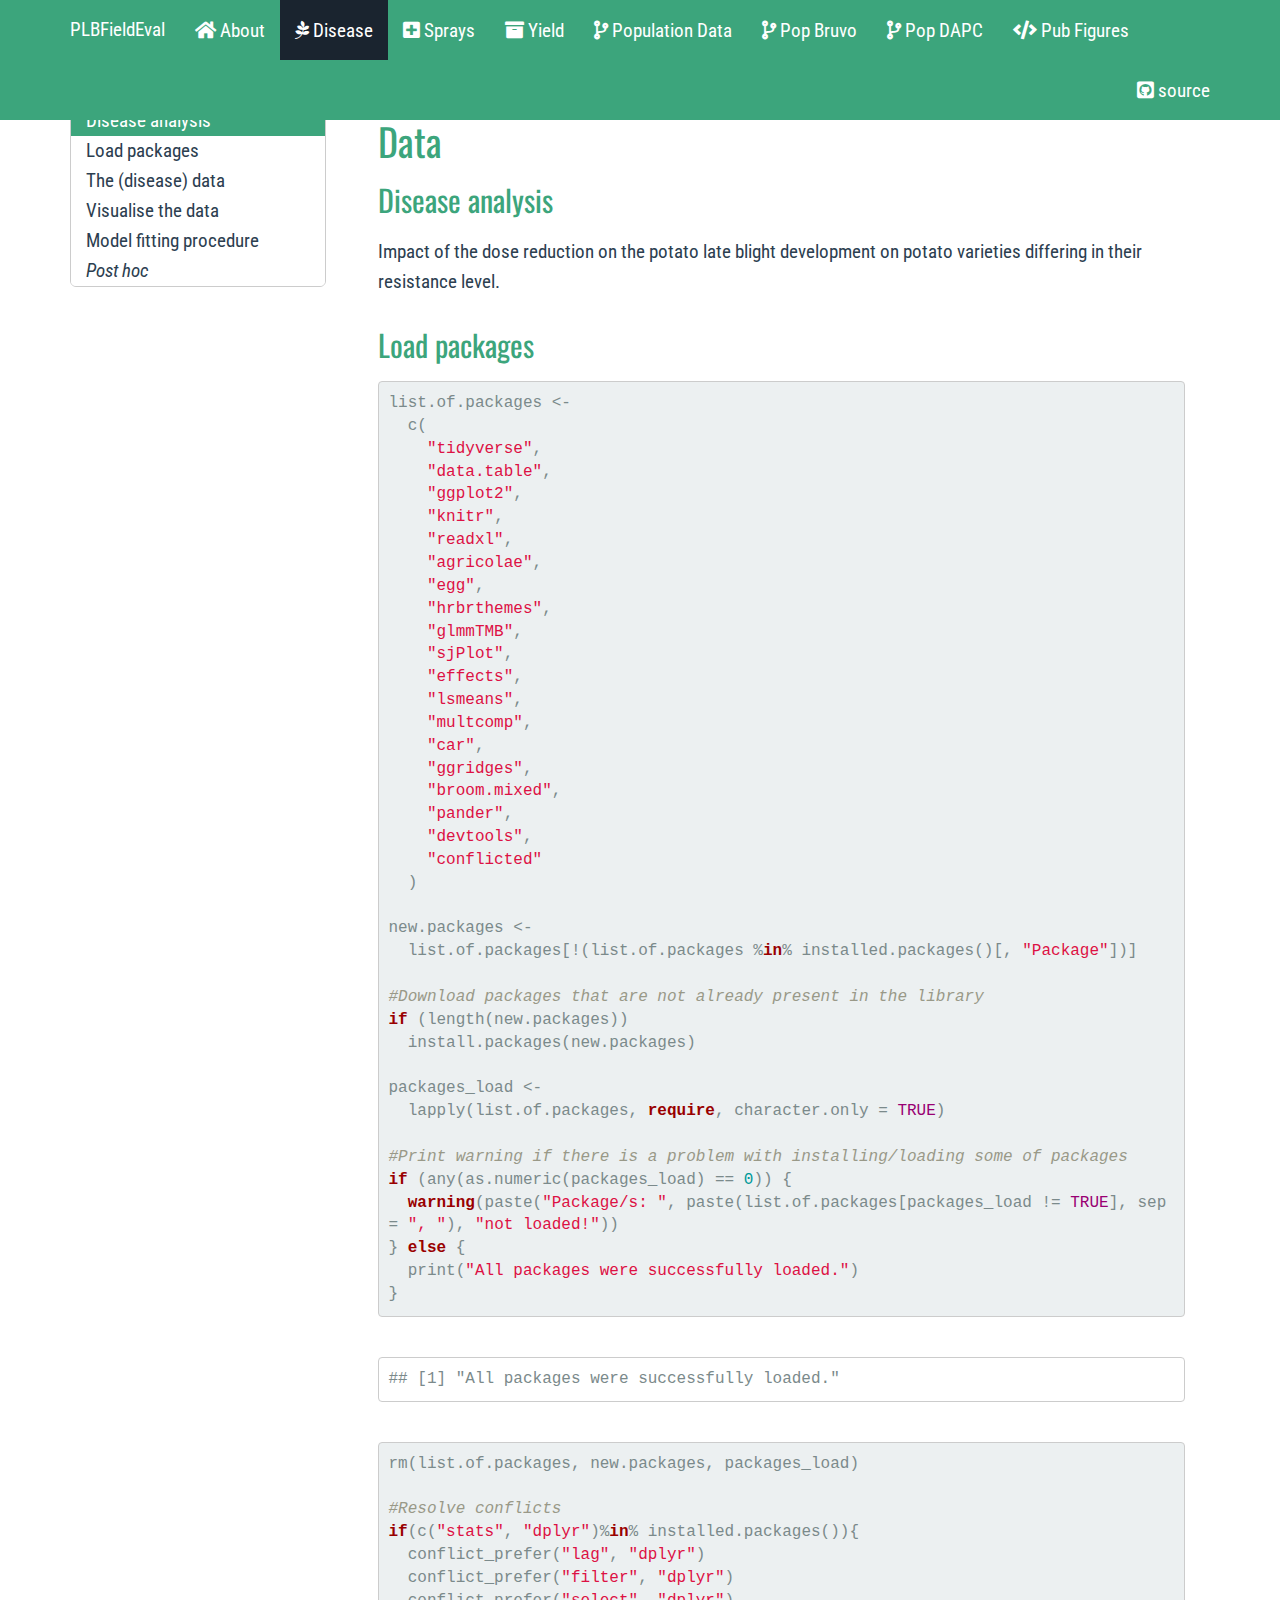
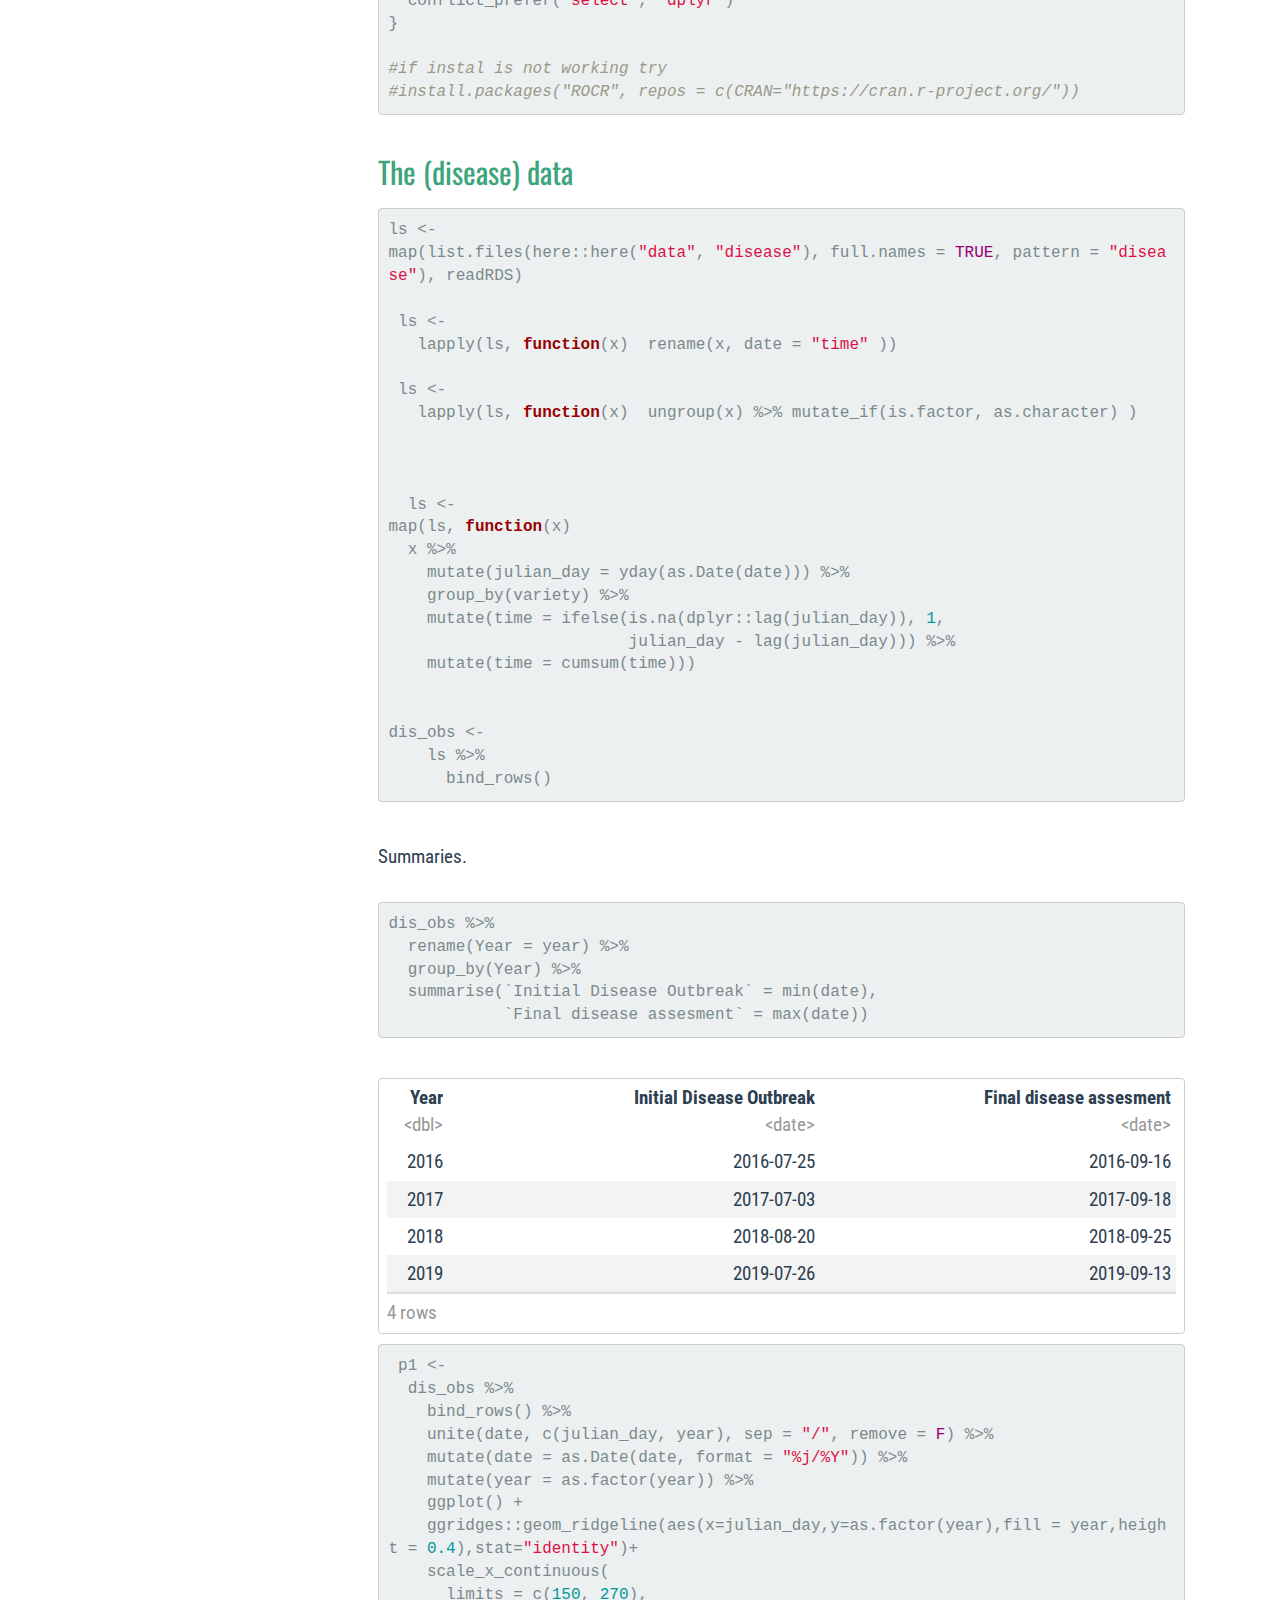
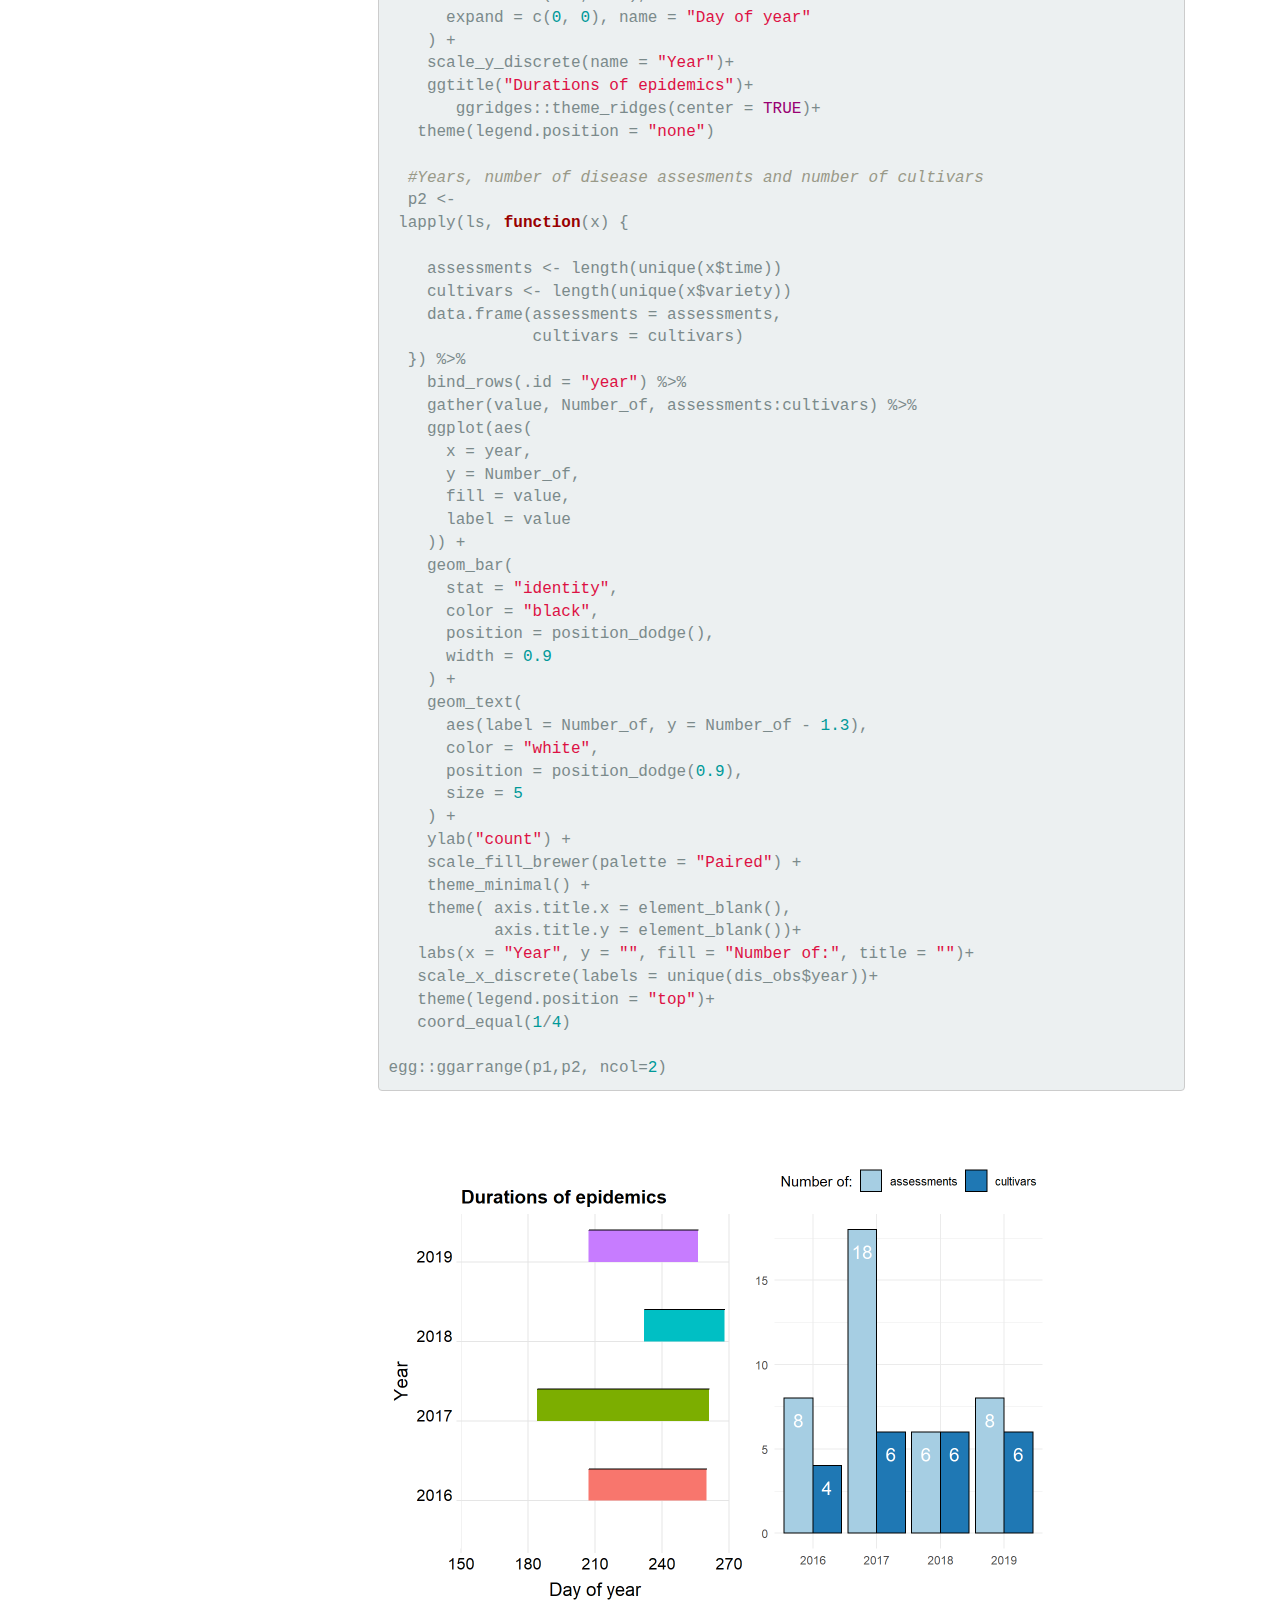
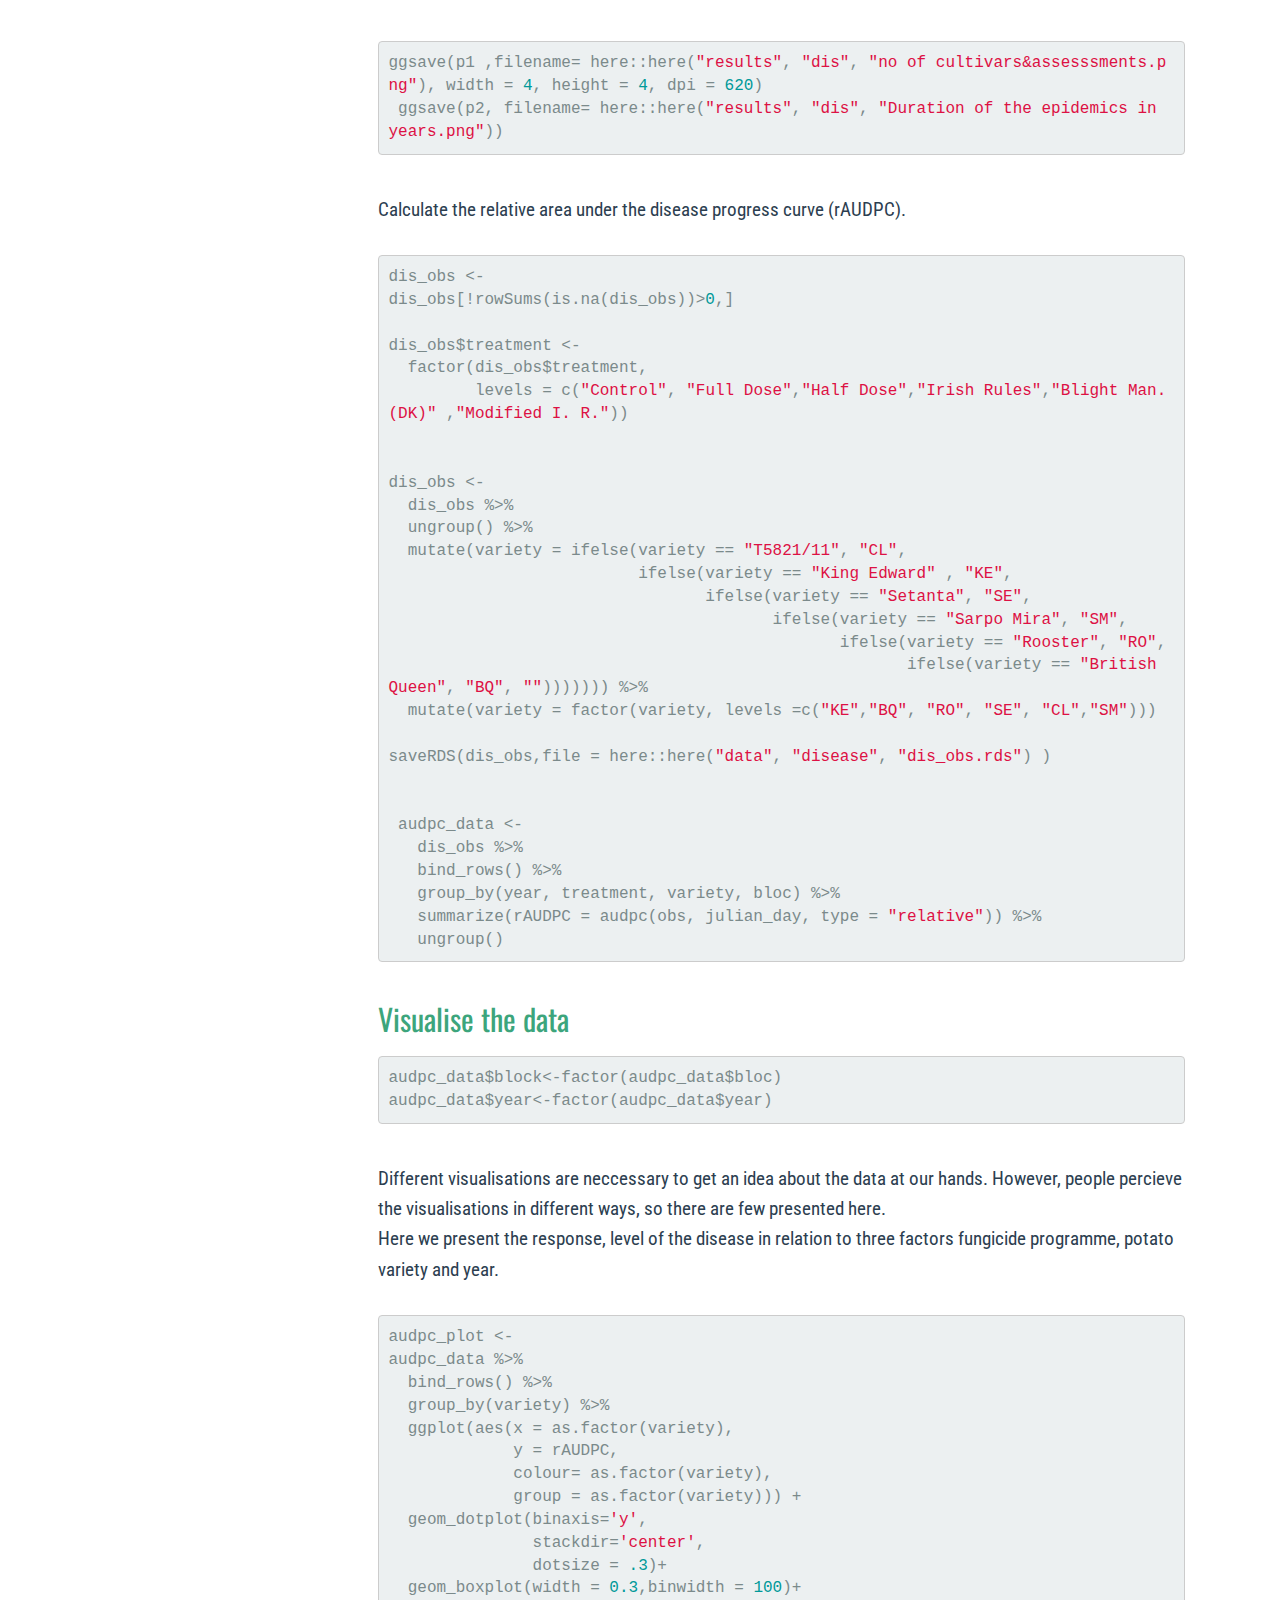
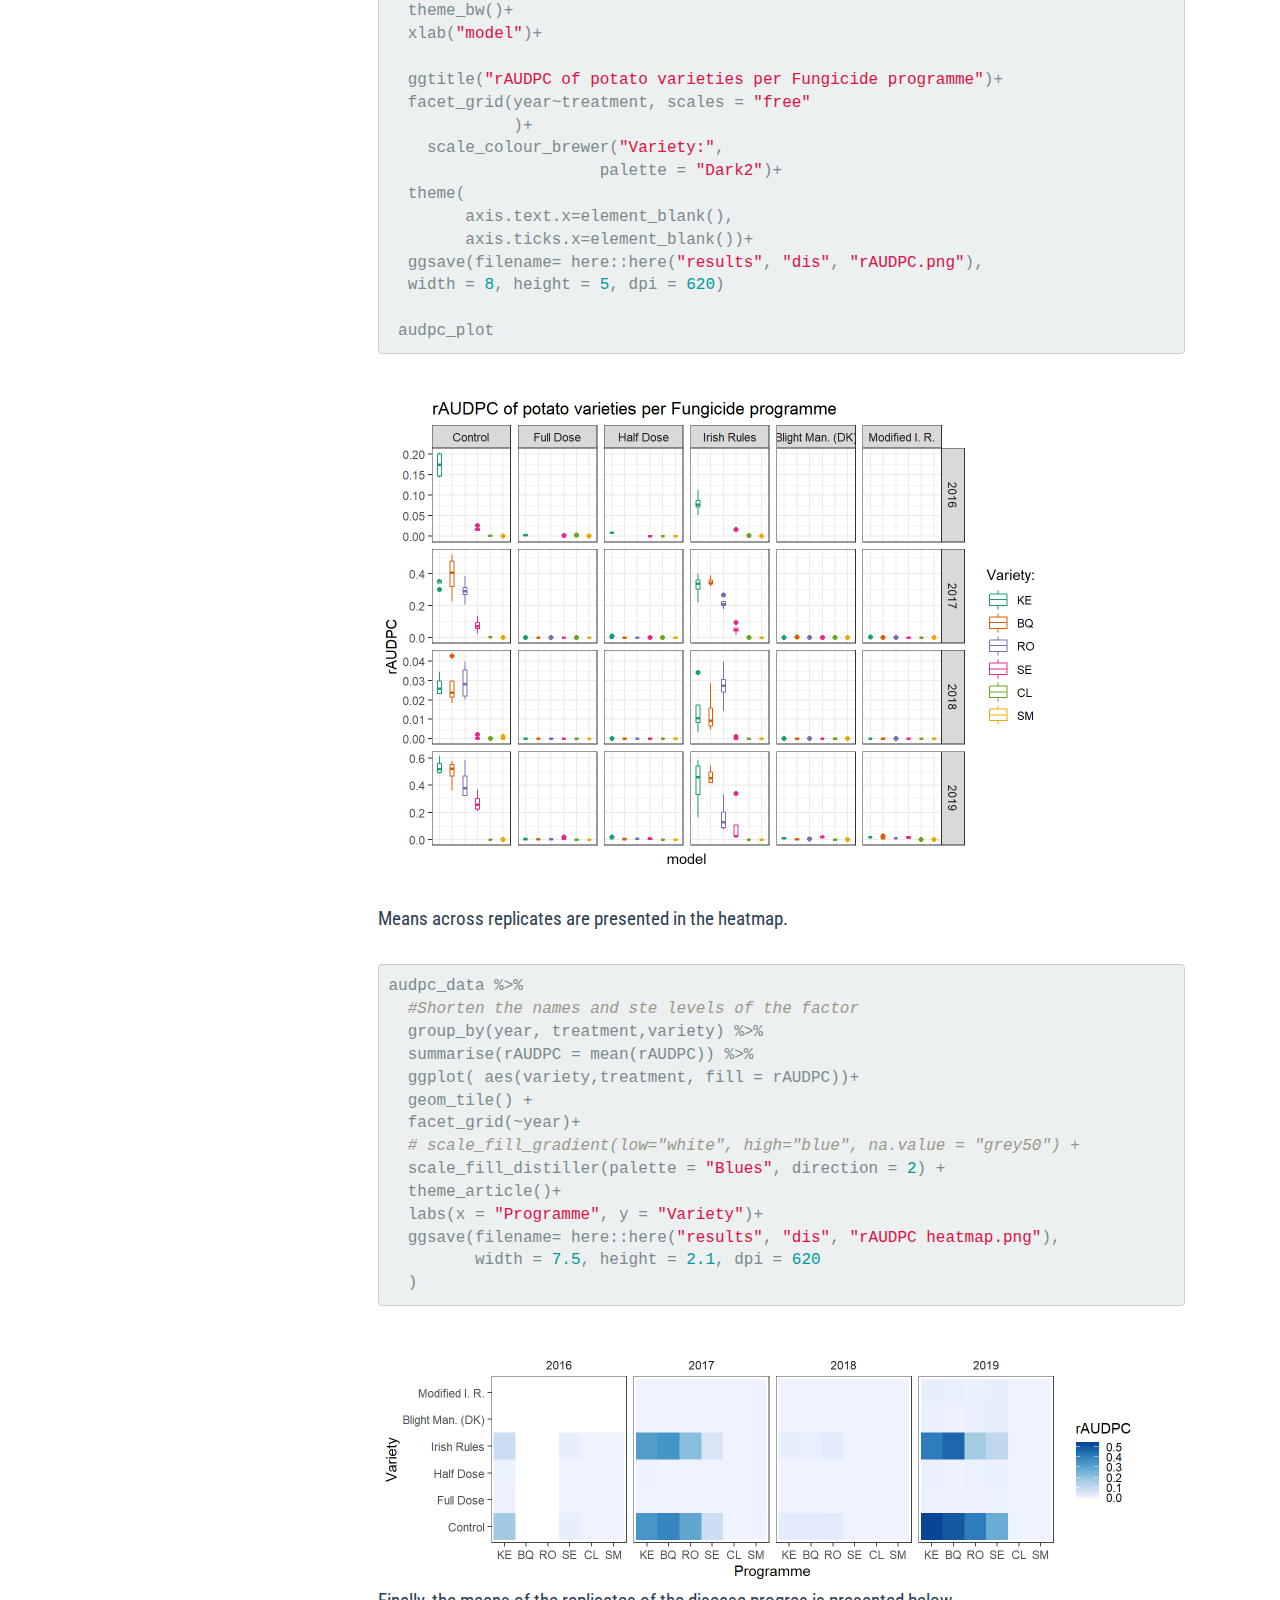
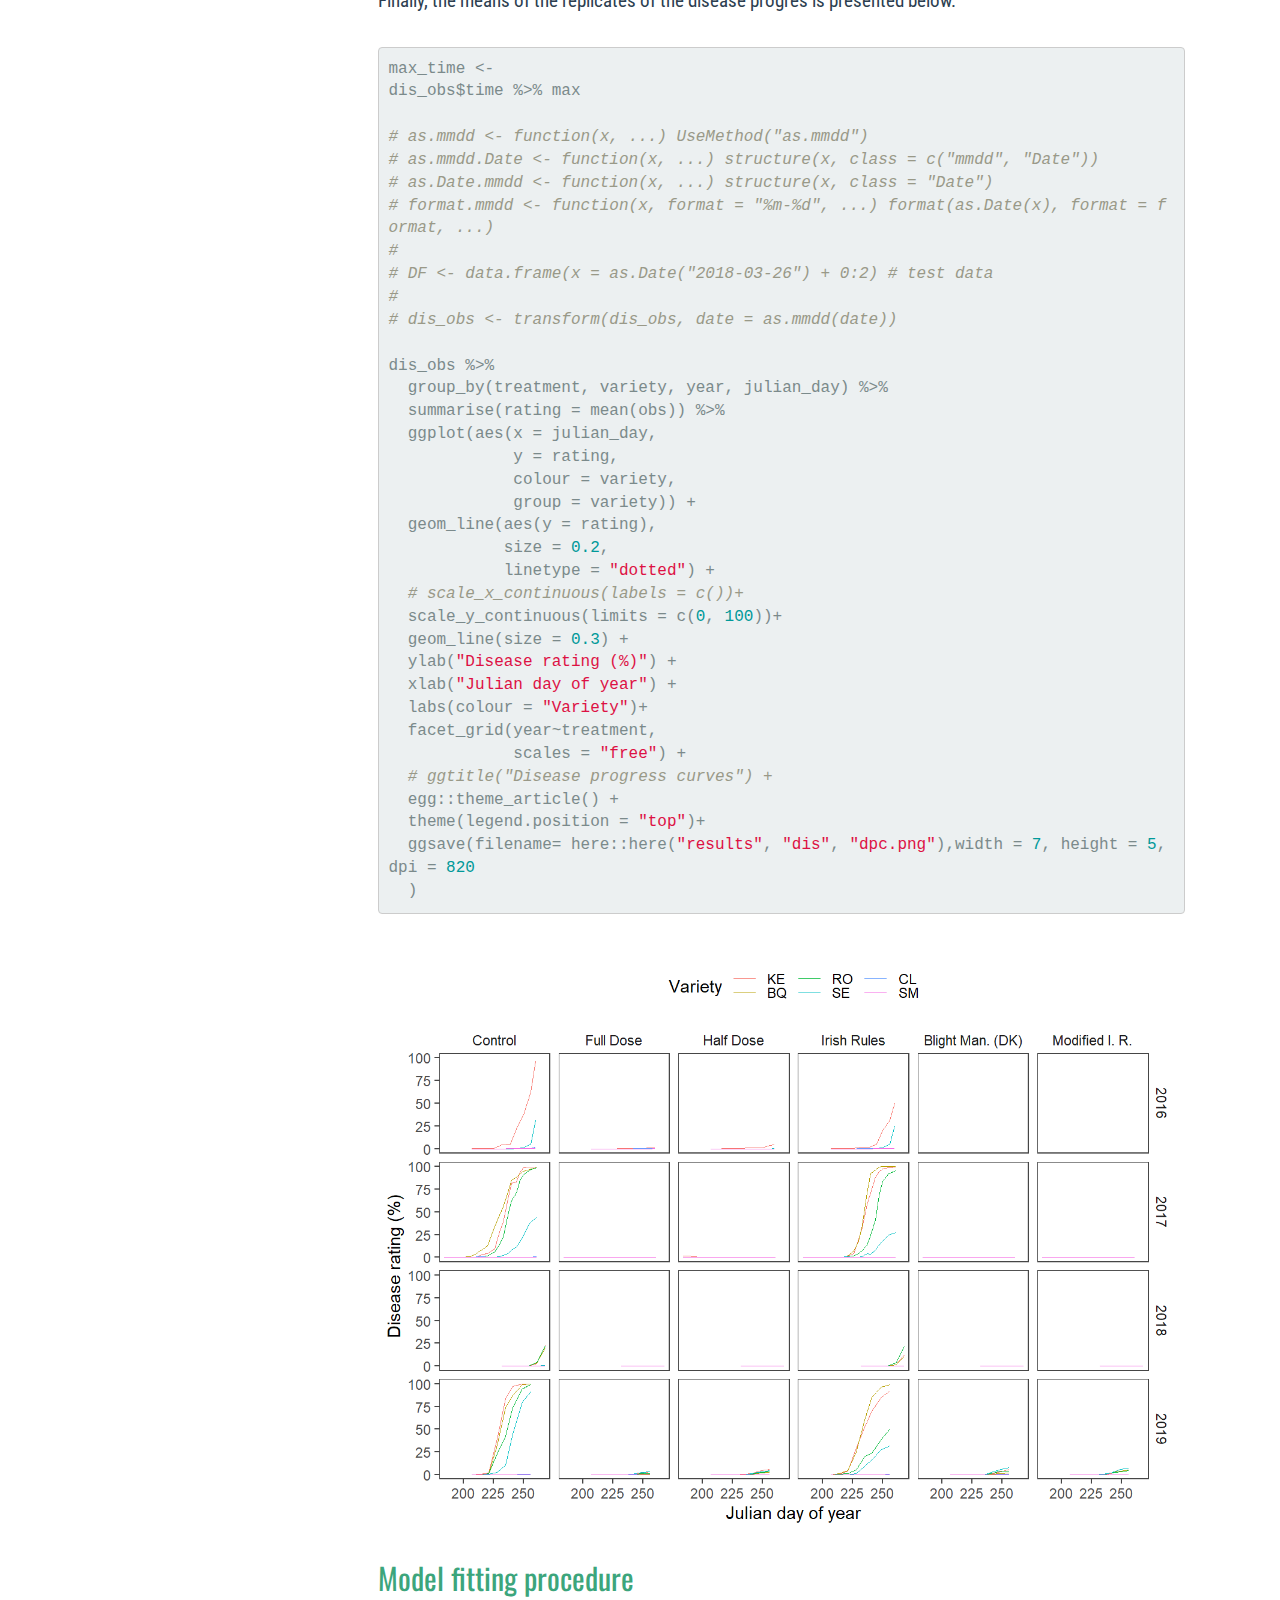
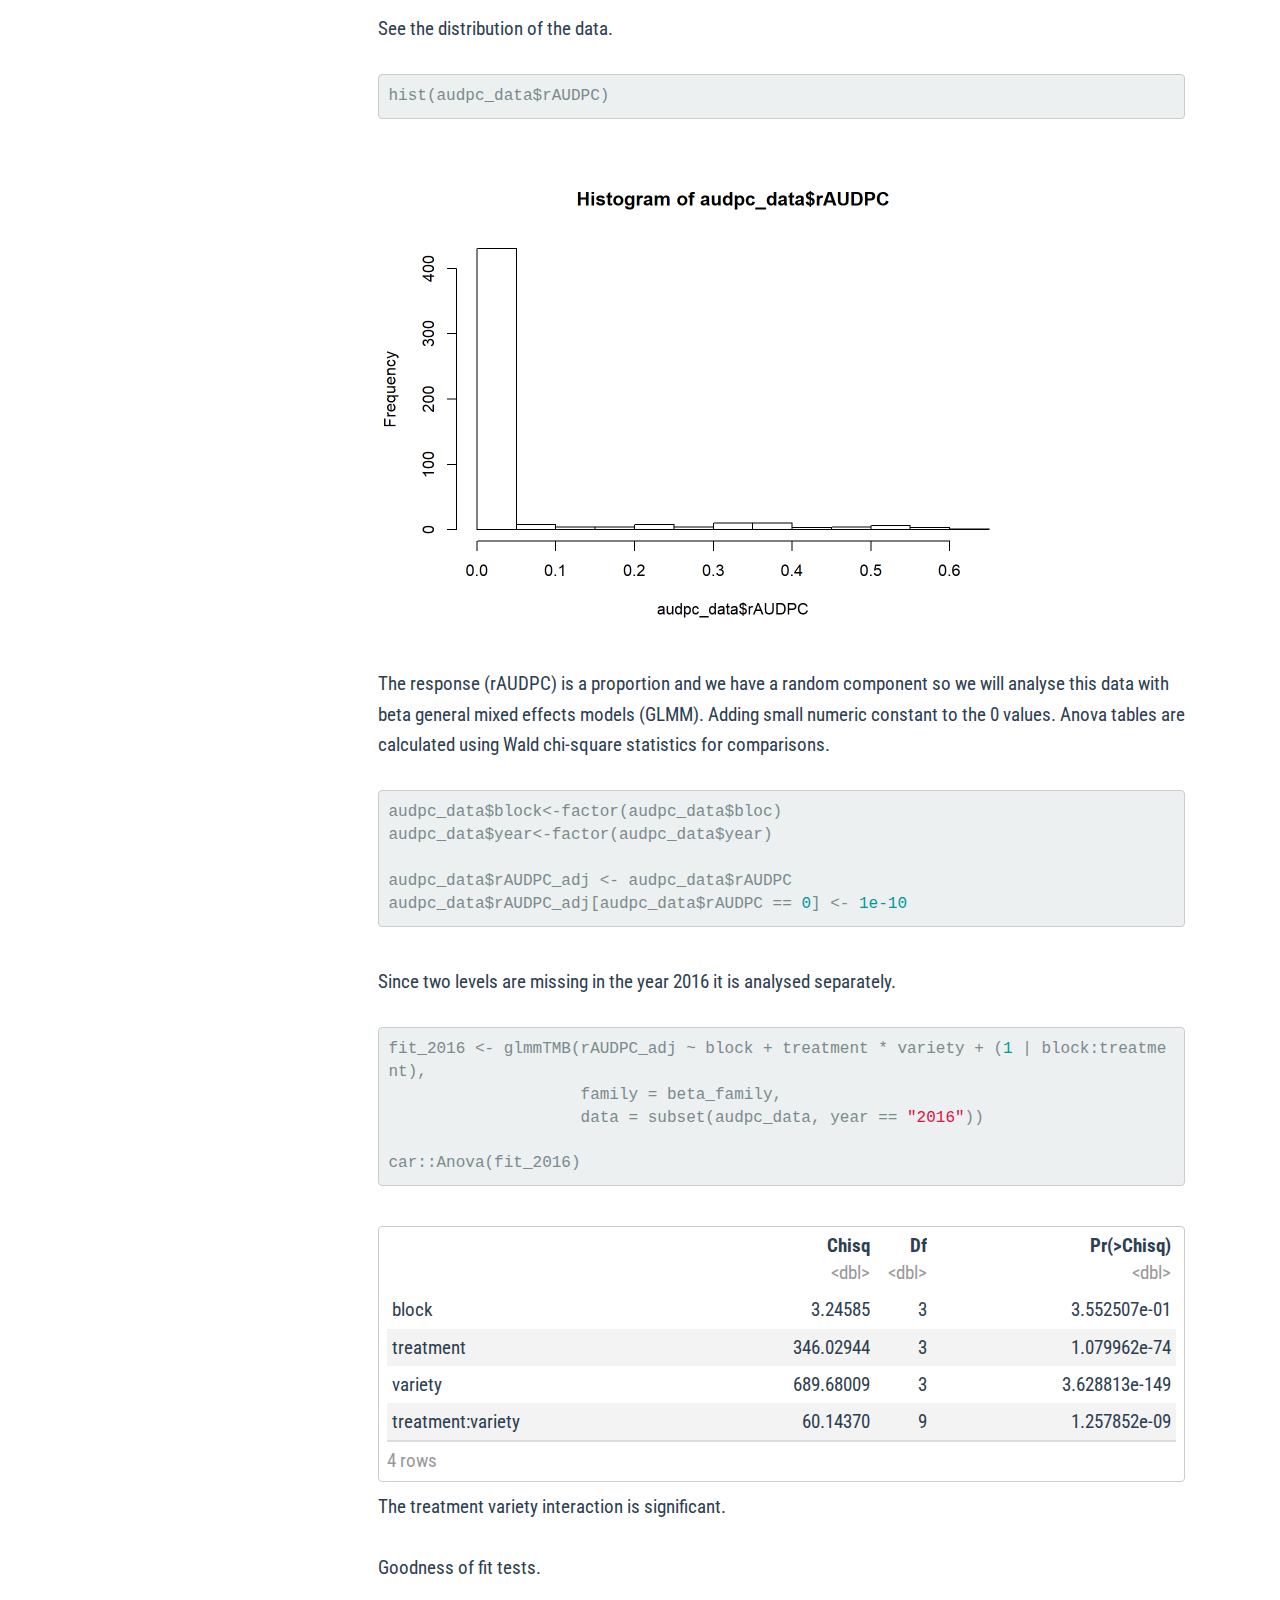
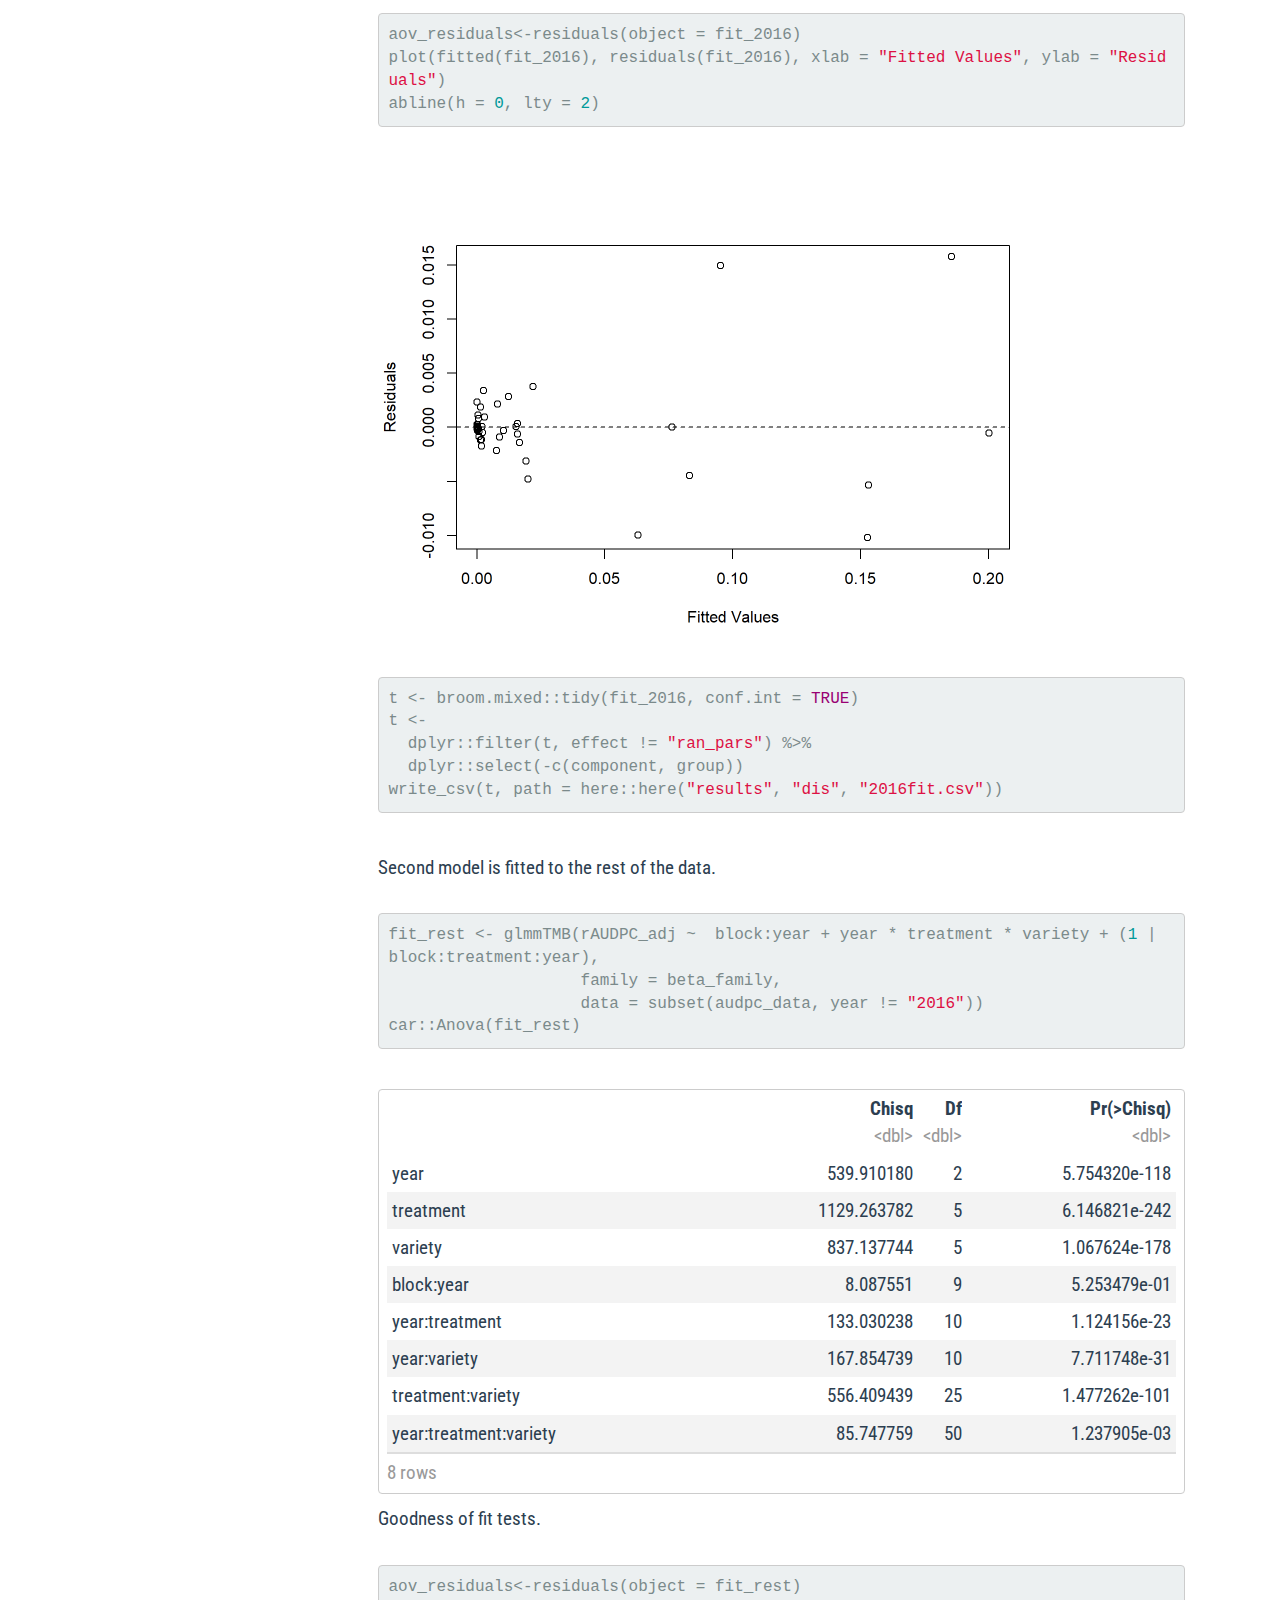
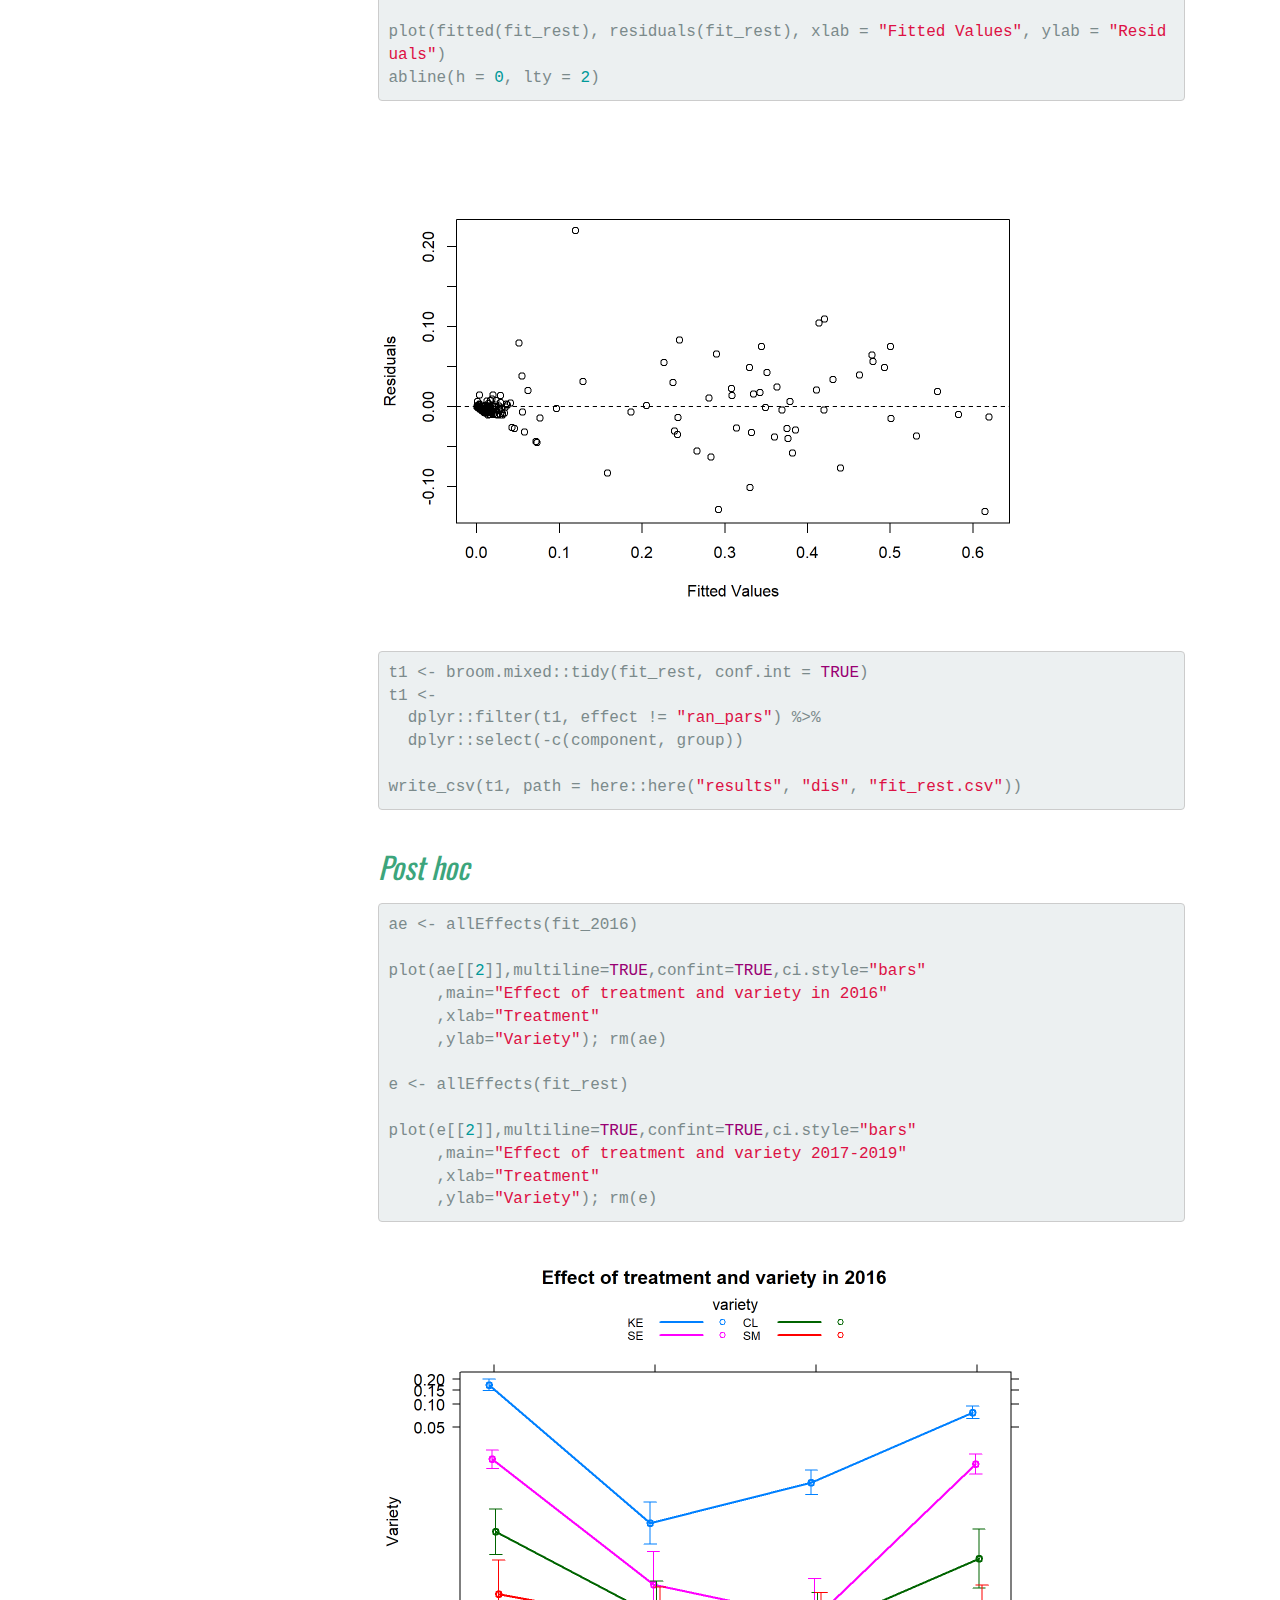
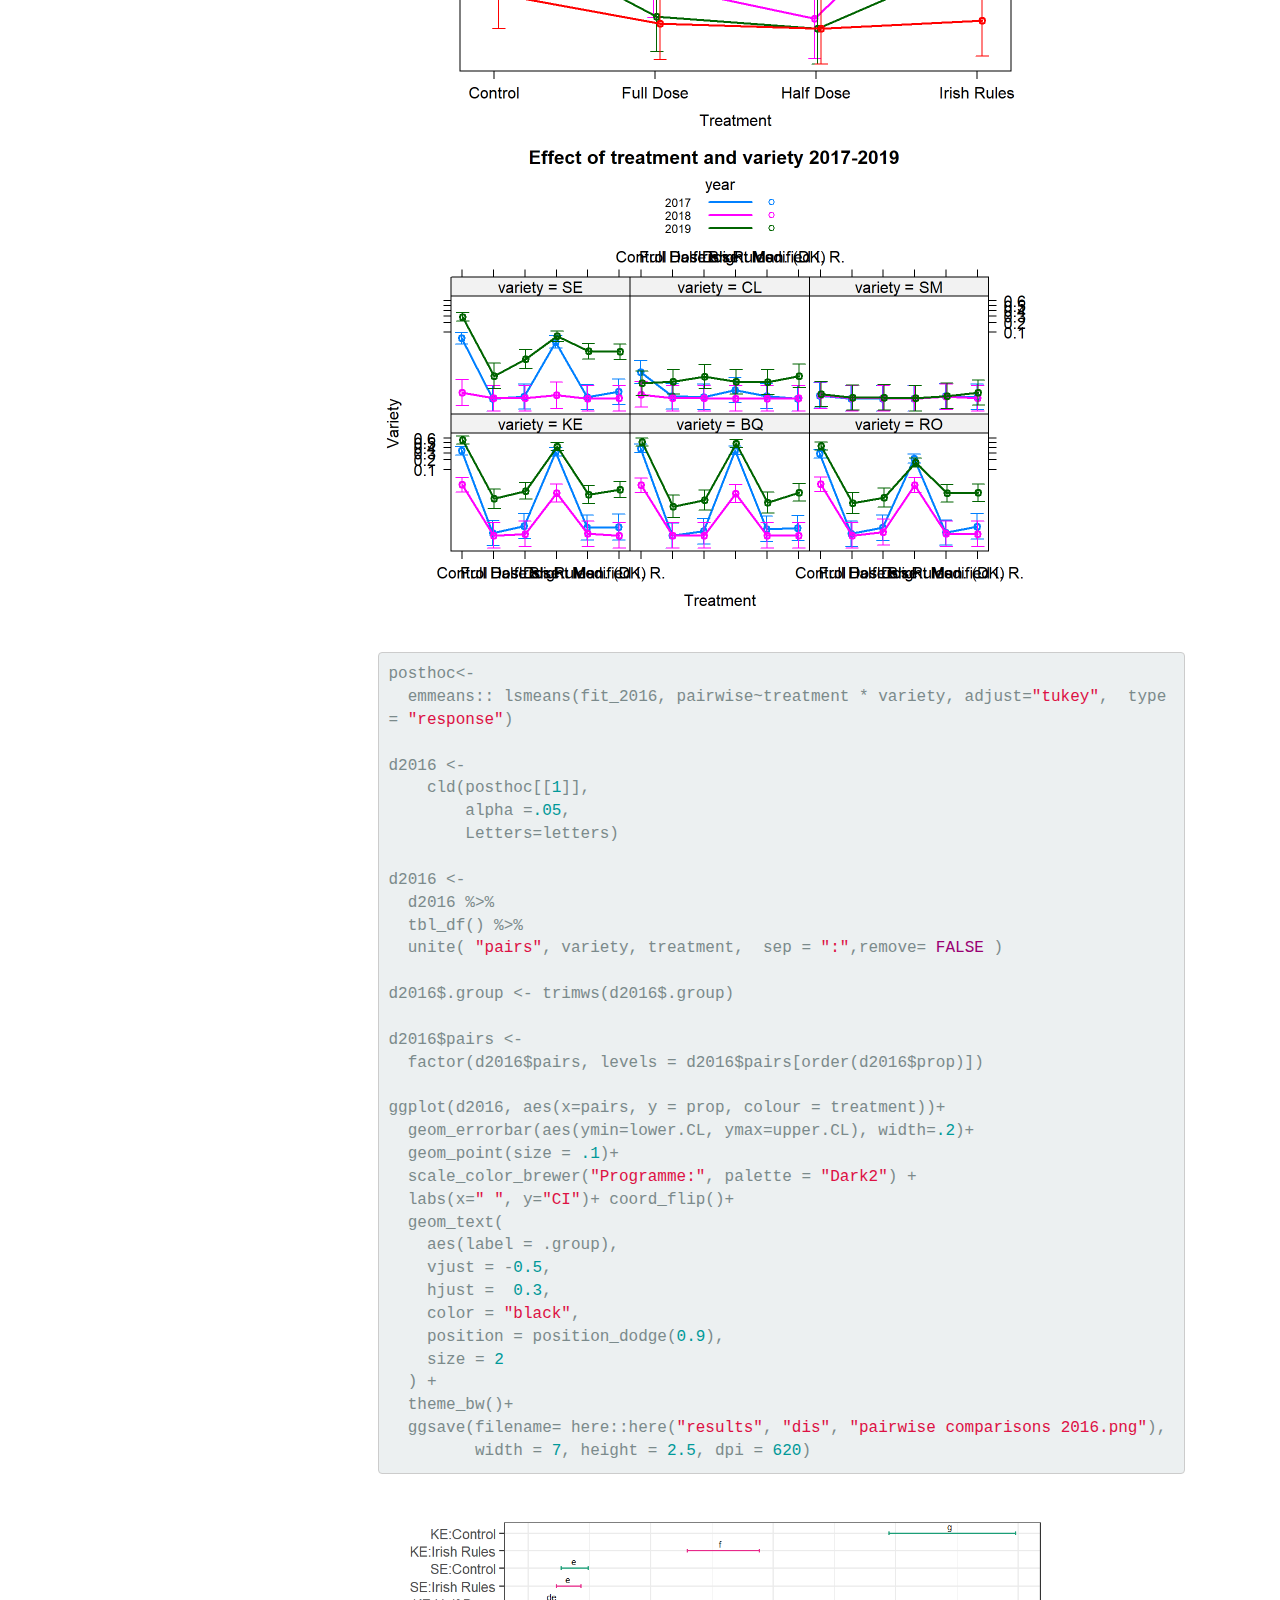
<file: docs/disdata.html>
<!DOCTYPE html>

<html xmlns="http://www.w3.org/1999/xhtml">

<head>

<meta charset="utf-8" />
<meta http-equiv="Content-Type" content="text/html; charset=utf-8" />
<meta name="generator" content="pandoc" />
<meta http-equiv="X-UA-Compatible" content="IE=EDGE" />




<title>disdata.utf8.md</title>

<script src="site_libs/jquery-1.11.3/jquery.min.js"></script>
<meta name="viewport" content="width=device-width, initial-scale=1" />
<link href="site_libs/bootstrap-3.3.5/css/flatly.min.css" rel="stylesheet" />
<script src="site_libs/bootstrap-3.3.5/js/bootstrap.min.js"></script>
<script src="site_libs/bootstrap-3.3.5/shim/html5shiv.min.js"></script>
<script src="site_libs/bootstrap-3.3.5/shim/respond.min.js"></script>
<script src="site_libs/jqueryui-1.11.4/jquery-ui.min.js"></script>
<link href="site_libs/tocify-1.9.1/jquery.tocify.css" rel="stylesheet" />
<script src="site_libs/tocify-1.9.1/jquery.tocify.js"></script>
<script src="site_libs/navigation-1.1/tabsets.js"></script>
<link href="site_libs/highlightjs-9.12.0/default.css" rel="stylesheet" />
<script src="site_libs/highlightjs-9.12.0/highlight.js"></script>
<link href="site_libs/pagedtable-1.1/css/pagedtable.css" rel="stylesheet" />
<script src="site_libs/pagedtable-1.1/js/pagedtable.js"></script>
<link href="site_libs/font-awesome-5.1.0/css/all.css" rel="stylesheet" />
<link href="site_libs/font-awesome-5.1.0/css/v4-shims.css" rel="stylesheet" />

<style type="text/css">code{white-space: pre;}</style>
<style type="text/css">
  pre:not([class]) {
    background-color: white;
  }
</style>
<script type="text/javascript">
if (window.hljs) {
  hljs.configure({languages: []});
  hljs.initHighlightingOnLoad();
  if (document.readyState && document.readyState === "complete") {
    window.setTimeout(function() { hljs.initHighlighting(); }, 0);
  }
}
</script>



<style type="text/css">
h1 {
  font-size: 34px;
}
h1.title {
  font-size: 38px;
}
h2 {
  font-size: 30px;
}
h3 {
  font-size: 24px;
}
h4 {
  font-size: 18px;
}
h5 {
  font-size: 16px;
}
h6 {
  font-size: 12px;
}
.table th:not([align]) {
  text-align: left;
}
</style>

<link rel="stylesheet" href="style.css" type="text/css" />



<style type = "text/css">
.main-container {
  max-width: 940px;
  margin-left: auto;
  margin-right: auto;
}
code {
  color: inherit;
  background-color: rgba(0, 0, 0, 0.04);
}
img {
  max-width:100%;
}
.tabbed-pane {
  padding-top: 12px;
}
.html-widget {
  margin-bottom: 20px;
}
button.code-folding-btn:focus {
  outline: none;
}
summary {
  display: list-item;
}
</style>


<style type="text/css">
/* padding for bootstrap navbar */
body {
  padding-top: 60px;
  padding-bottom: 40px;
}
/* offset scroll position for anchor links (for fixed navbar)  */
.section h1 {
  padding-top: 65px;
  margin-top: -65px;
}
.section h2 {
  padding-top: 65px;
  margin-top: -65px;
}
.section h3 {
  padding-top: 65px;
  margin-top: -65px;
}
.section h4 {
  padding-top: 65px;
  margin-top: -65px;
}
.section h5 {
  padding-top: 65px;
  margin-top: -65px;
}
.section h6 {
  padding-top: 65px;
  margin-top: -65px;
}
.dropdown-submenu {
  position: relative;
}
.dropdown-submenu>.dropdown-menu {
  top: 0;
  left: 100%;
  margin-top: -6px;
  margin-left: -1px;
  border-radius: 0 6px 6px 6px;
}
.dropdown-submenu:hover>.dropdown-menu {
  display: block;
}
.dropdown-submenu>a:after {
  display: block;
  content: " ";
  float: right;
  width: 0;
  height: 0;
  border-color: transparent;
  border-style: solid;
  border-width: 5px 0 5px 5px;
  border-left-color: #cccccc;
  margin-top: 5px;
  margin-right: -10px;
}
.dropdown-submenu:hover>a:after {
  border-left-color: #ffffff;
}
.dropdown-submenu.pull-left {
  float: none;
}
.dropdown-submenu.pull-left>.dropdown-menu {
  left: -100%;
  margin-left: 10px;
  border-radius: 6px 0 6px 6px;
}
</style>

<script>
// manage active state of menu based on current page
$(document).ready(function () {
  // active menu anchor
  href = window.location.pathname
  href = href.substr(href.lastIndexOf('/') + 1)
  if (href === "")
    href = "index.html";
  var menuAnchor = $('a[href="' + href + '"]');

  // mark it active
  menuAnchor.parent().addClass('active');

  // if it's got a parent navbar menu mark it active as well
  menuAnchor.closest('li.dropdown').addClass('active');
});
</script>

<!-- tabsets -->

<style type="text/css">
.tabset-dropdown > .nav-tabs {
  display: inline-table;
  max-height: 500px;
  min-height: 44px;
  overflow-y: auto;
  background: white;
  border: 1px solid #ddd;
  border-radius: 4px;
}

.tabset-dropdown > .nav-tabs > li.active:before {
  content: "";
  font-family: 'Glyphicons Halflings';
  display: inline-block;
  padding: 10px;
  border-right: 1px solid #ddd;
}

.tabset-dropdown > .nav-tabs.nav-tabs-open > li.active:before {
  content: "&#xe258;";
  border: none;
}

.tabset-dropdown > .nav-tabs.nav-tabs-open:before {
  content: "";
  font-family: 'Glyphicons Halflings';
  display: inline-block;
  padding: 10px;
  border-right: 1px solid #ddd;
}

.tabset-dropdown > .nav-tabs > li.active {
  display: block;
}

.tabset-dropdown > .nav-tabs > li > a,
.tabset-dropdown > .nav-tabs > li > a:focus,
.tabset-dropdown > .nav-tabs > li > a:hover {
  border: none;
  display: inline-block;
  border-radius: 4px;
}

.tabset-dropdown > .nav-tabs.nav-tabs-open > li {
  display: block;
  float: none;
}

.tabset-dropdown > .nav-tabs > li {
  display: none;
}
</style>

<!-- code folding -->



<style type="text/css">

#TOC {
  margin: 25px 0px 20px 0px;
}
@media (max-width: 768px) {
#TOC {
  position: relative;
  width: 100%;
}
}


.toc-content {
  padding-left: 30px;
  padding-right: 40px;
}

div.main-container {
  max-width: 1200px;
}

div.tocify {
  width: 20%;
  max-width: 260px;
  max-height: 85%;
}

@media (min-width: 768px) and (max-width: 991px) {
  div.tocify {
    width: 25%;
  }
}

@media (max-width: 767px) {
  div.tocify {
    width: 100%;
    max-width: none;
  }
}

.tocify ul, .tocify li {
  line-height: 20px;
}

.tocify-subheader .tocify-item {
  font-size: 0.90em;
}

.tocify .list-group-item {
  border-radius: 0px;
}

.tocify-subheader {
  display: inline;
}
.tocify-subheader .tocify-item {
  font-size: 0.95em;
}

</style>



</head>

<body>


<div class="container-fluid main-container">


<!-- setup 3col/9col grid for toc_float and main content  -->
<div class="row-fluid">
<div class="col-xs-12 col-sm-4 col-md-3">
<div id="TOC" class="tocify">
</div>
</div>

<div class="toc-content col-xs-12 col-sm-8 col-md-9">




<div class="navbar navbar-default  navbar-fixed-top" role="navigation">
  <div class="container">
    <div class="navbar-header">
      <button type="button" class="navbar-toggle collapsed" data-toggle="collapse" data-target="#navbar">
        <span class="icon-bar"></span>
        <span class="icon-bar"></span>
        <span class="icon-bar"></span>
      </button>
      <a class="navbar-brand" href="index.html">PLBFieldEval</a>
    </div>
    <div id="navbar" class="navbar-collapse collapse">
      <ul class="nav navbar-nav">
        <li>
  <a href="index.html">
    <span class="fa fa fa fa-home"></span>
     
    About
  </a>
</li>
<li>
  <a href="disdata.html">
    <span class="fa fa fa fa fa fa-pagelines"></span>
     
    Disease
  </a>
</li>
<li>
  <a href="Trt.html">
    <span class="fa fa fa fa fa fa-plus-square"></span>
     
    Sprays
  </a>
</li>
<li>
  <a href="yield.html">
    <span class="fa fa fa fa-archive"></span>
     
    Yield
  </a>
</li>
<li>
  <a href="pop.html">
    <span class="fa fa fa fa-code-fork"></span>
     
    Population Data
  </a>
</li>
<li>
  <a href="pop2.html">
    <span class="fa fa fa fa-code-fork"></span>
     
    Pop Bruvo
  </a>
</li>
<li>
  <a href="pop3.html">
    <span class="fa fa fa fa-code-fork"></span>
     
    Pop DAPC
  </a>
</li>
<li>
  <a href="pub_plots.html">
    <span class="fa fa fa fa-code"></span>
     
    Pub Figures
  </a>
</li>
      </ul>
      <ul class="nav navbar-nav navbar-right">
        <li>
  <a href="https://github.com/mladencucak/PLBFieldTrial">
    <span class="fa fa-github-square"></span>
     
    source
  </a>
</li>
      </ul>
    </div><!--/.nav-collapse -->
  </div><!--/.container -->
</div><!--/.navbar -->

<div class="fluid-row" id="header">



<h1 class="title toc-ignore">Data</h1>

</div>


<div id="disease-analysis" class="section level2">
<h2>Disease analysis</h2>
<p>Impact of the dose reduction on the potato late blight development on potato varieties differing in their resistance level.</p>
</div>
<div id="load-packages" class="section level2">
<h2>Load packages</h2>
<pre class="r"><code>list.of.packages &lt;-
  c(
    &quot;tidyverse&quot;,
    &quot;data.table&quot;,
    &quot;ggplot2&quot;,
    &quot;knitr&quot;,
    &quot;readxl&quot;,
    &quot;agricolae&quot;,
    &quot;egg&quot;,
    &quot;hrbrthemes&quot;,
    &quot;glmmTMB&quot;,
    &quot;sjPlot&quot;,
    &quot;effects&quot;,
    &quot;lsmeans&quot;,
    &quot;multcomp&quot;,
    &quot;car&quot;,
    &quot;ggridges&quot;,
    &quot;broom.mixed&quot;,
    &quot;pander&quot;,
    &quot;devtools&quot;,
    &quot;conflicted&quot;
  )

new.packages &lt;-
  list.of.packages[!(list.of.packages %in% installed.packages()[, &quot;Package&quot;])]

#Download packages that are not already present in the library
if (length(new.packages))
  install.packages(new.packages)

packages_load &lt;-
  lapply(list.of.packages, require, character.only = TRUE)

#Print warning if there is a problem with installing/loading some of packages
if (any(as.numeric(packages_load) == 0)) {
  warning(paste(&quot;Package/s: &quot;, paste(list.of.packages[packages_load != TRUE], sep = &quot;, &quot;), &quot;not loaded!&quot;))
} else {
  print(&quot;All packages were successfully loaded.&quot;)
}</code></pre>
<pre><code>## [1] &quot;All packages were successfully loaded.&quot;</code></pre>
<pre class="r"><code>rm(list.of.packages, new.packages, packages_load)

#Resolve conflicts
if(c(&quot;stats&quot;, &quot;dplyr&quot;)%in% installed.packages()){
  conflict_prefer(&quot;lag&quot;, &quot;dplyr&quot;)
  conflict_prefer(&quot;filter&quot;, &quot;dplyr&quot;)
  conflict_prefer(&quot;select&quot;, &quot;dplyr&quot;)
}

#if instal is not working try 
#install.packages(&quot;ROCR&quot;, repos = c(CRAN=&quot;https://cran.r-project.org/&quot;))</code></pre>
</div>
<div id="the-disease-data" class="section level2">
<h2>The (disease) data</h2>
<pre class="r"><code>ls &lt;- 
map(list.files(here::here(&quot;data&quot;, &quot;disease&quot;), full.names = TRUE, pattern = &quot;disease&quot;), readRDS)

 ls &lt;- 
   lapply(ls, function(x)  rename(x, date = &quot;time&quot; ))
 
 ls &lt;- 
   lapply(ls, function(x)  ungroup(x) %&gt;% mutate_if(is.factor, as.character) )
 
 

  ls &lt;-
map(ls, function(x)
  x %&gt;% 
    mutate(julian_day = yday(as.Date(date))) %&gt;% 
    group_by(variety) %&gt;% 
    mutate(time = ifelse(is.na(dplyr::lag(julian_day)), 1,
                         julian_day - lag(julian_day))) %&gt;%
    mutate(time = cumsum(time))) 

   
dis_obs &lt;- 
    ls %&gt;%   
      bind_rows()</code></pre>
<p>Summaries.</p>
<pre class="r"><code>dis_obs %&gt;% 
  rename(Year = year) %&gt;% 
  group_by(Year) %&gt;% 
  summarise(`Initial Disease Outbreak` = min(date),
            `Final disease assesment` = max(date))</code></pre>
<div data-pagedtable="false">
<script data-pagedtable-source type="application/json">
{"columns":[{"label":["Year"],"name":[1],"type":["dbl"],"align":["right"]},{"label":["Initial Disease Outbreak"],"name":[2],"type":["date"],"align":["right"]},{"label":["Final disease assesment"],"name":[3],"type":["date"],"align":["right"]}],"data":[{"1":"2016","2":"2016-07-25","3":"2016-09-16"},{"1":"2017","2":"2017-07-03","3":"2017-09-18"},{"1":"2018","2":"2018-08-20","3":"2018-09-25"},{"1":"2019","2":"2019-07-26","3":"2019-09-13"}],"options":{"columns":{"min":{},"max":[10]},"rows":{"min":[10],"max":[10]},"pages":{}}}
  </script>
</div>
<pre class="r"><code> p1 &lt;-  
  dis_obs %&gt;% 
    bind_rows() %&gt;% 
    unite(date, c(julian_day, year), sep = &quot;/&quot;, remove = F) %&gt;% 
    mutate(date = as.Date(date, format = &quot;%j/%Y&quot;)) %&gt;% 
    mutate(year = as.factor(year)) %&gt;% 
    ggplot() + 
    ggridges::geom_ridgeline(aes(x=julian_day,y=as.factor(year),fill = year,height = 0.4),stat=&quot;identity&quot;)+
    scale_x_continuous(
      limits = c(150, 270),
      expand = c(0, 0), name = &quot;Day of year&quot;
    ) +
    scale_y_discrete(name = &quot;Year&quot;)+
    ggtitle(&quot;Durations of epidemics&quot;)+
       ggridges::theme_ridges(center = TRUE)+
   theme(legend.position = &quot;none&quot;)
  
  #Years, number of disease assesments and number of cultivars
  p2 &lt;-  
 lapply(ls, function(x) {

    assessments &lt;- length(unique(x$time))
    cultivars &lt;- length(unique(x$variety))
    data.frame(assessments = assessments,
               cultivars = cultivars)
  }) %&gt;% 
    bind_rows(.id = &quot;year&quot;) %&gt;%
    gather(value, Number_of, assessments:cultivars) %&gt;%
    ggplot(aes(
      x = year,
      y = Number_of,
      fill = value,
      label = value
    )) +
    geom_bar(
      stat = &quot;identity&quot;,
      color = &quot;black&quot;,
      position = position_dodge(),
      width = 0.9
    ) +
    geom_text(
      aes(label = Number_of, y = Number_of - 1.3),
      color = &quot;white&quot;,
      position = position_dodge(0.9),
      size = 5
    ) +
    ylab(&quot;count&quot;) +
    scale_fill_brewer(palette = &quot;Paired&quot;) +
    theme_minimal() +
    theme( axis.title.x = element_blank(),
           axis.title.y = element_blank())+
   labs(x = &quot;Year&quot;, y = &quot;&quot;, fill = &quot;Number of:&quot;, title = &quot;&quot;)+ 
   scale_x_discrete(labels = unique(dis_obs$year))+
   theme(legend.position = &quot;top&quot;)+
   coord_equal(1/4)
  
egg::ggarrange(p1,p2, ncol=2)</code></pre>
<p><img src="disdata_files/figure-html/init_summary-1.png" width="672" /></p>
<pre class="r"><code>ggsave(p1 ,filename= here::here(&quot;results&quot;, &quot;dis&quot;, &quot;no of cultivars&amp;assesssments.png&quot;), width = 4, height = 4, dpi = 620)
 ggsave(p2, filename= here::here(&quot;results&quot;, &quot;dis&quot;, &quot;Duration of the epidemics in years.png&quot;))</code></pre>
<p>Calculate the relative area under the disease progress curve (rAUDPC).</p>
<pre class="r"><code>dis_obs &lt;- 
dis_obs[!rowSums(is.na(dis_obs))&gt;0,]

dis_obs$treatment &lt;- 
  factor(dis_obs$treatment, 
         levels = c(&quot;Control&quot;, &quot;Full Dose&quot;,&quot;Half Dose&quot;,&quot;Irish Rules&quot;,&quot;Blight Man. (DK)&quot; ,&quot;Modified I. R.&quot;))


dis_obs &lt;-  
  dis_obs %&gt;% 
  ungroup() %&gt;% 
  mutate(variety = ifelse(variety == &quot;T5821/11&quot;, &quot;CL&quot;,
                          ifelse(variety == &quot;King Edward&quot; , &quot;KE&quot;,
                                 ifelse(variety == &quot;Setanta&quot;, &quot;SE&quot;,
                                        ifelse(variety == &quot;Sarpo Mira&quot;, &quot;SM&quot;,
                                               ifelse(variety == &quot;Rooster&quot;, &quot;RO&quot;,
                                                      ifelse(variety == &quot;British Queen&quot;, &quot;BQ&quot;, &quot;&quot;))))))) %&gt;% 
  mutate(variety = factor(variety, levels =c(&quot;KE&quot;,&quot;BQ&quot;, &quot;RO&quot;, &quot;SE&quot;, &quot;CL&quot;,&quot;SM&quot;)))

saveRDS(dis_obs,file = here::here(&quot;data&quot;, &quot;disease&quot;, &quot;dis_obs.rds&quot;) )


 audpc_data &lt;-
   dis_obs %&gt;%
   bind_rows() %&gt;%
   group_by(year, treatment, variety, bloc) %&gt;% 
   summarize(rAUDPC = audpc(obs, julian_day, type = &quot;relative&quot;)) %&gt;% 
   ungroup()</code></pre>
</div>
<div id="visualise-the-data" class="section level2">
<h2>Visualise the data</h2>
<pre class="r"><code>audpc_data$block&lt;-factor(audpc_data$bloc)
audpc_data$year&lt;-factor(audpc_data$year)</code></pre>
<p>Different visualisations are neccessary to get an idea about the data at our hands. However, people percieve the visualisations in different ways, so there are few presented here.<br />
Here we present the response, level of the disease in relation to three factors fungicide programme, potato variety and year.</p>
<pre class="r"><code>audpc_plot &lt;- 
audpc_data %&gt;% 
  bind_rows() %&gt;% 
  group_by(variety) %&gt;% 
  ggplot(aes(x = as.factor(variety),
             y = rAUDPC,
             colour= as.factor(variety),
             group = as.factor(variety))) +
  geom_dotplot(binaxis=&#39;y&#39;, 
               stackdir=&#39;center&#39;, 
               dotsize = .3)+
  geom_boxplot(width = 0.3,binwidth = 100)+
  theme_bw()+
  xlab(&quot;model&quot;)+
  
  ggtitle(&quot;rAUDPC of potato varieties per Fungicide programme&quot;)+
  facet_grid(year~treatment, scales = &quot;free&quot;
             )+
    scale_colour_brewer(&quot;Variety:&quot;,
                      palette = &quot;Dark2&quot;)+
  theme(
        axis.text.x=element_blank(),
        axis.ticks.x=element_blank())+
  ggsave(filename= here::here(&quot;results&quot;, &quot;dis&quot;, &quot;rAUDPC.png&quot;),
  width = 8, height = 5, dpi = 620)

 audpc_plot</code></pre>
<p><img src="disdata_files/figure-html/boxplot_raudpc-1.png" width="672" /></p>
<p>Means across replicates are presented in the heatmap.</p>
<pre class="r"><code>audpc_data %&gt;% 
  #Shorten the names and ste levels of the factor 
  group_by(year, treatment,variety) %&gt;% 
  summarise(rAUDPC = mean(rAUDPC)) %&gt;% 
  ggplot( aes(variety,treatment, fill = rAUDPC))+
  geom_tile() +
  facet_grid(~year)+
  # scale_fill_gradient(low=&quot;white&quot;, high=&quot;blue&quot;, na.value = &quot;grey50&quot;) +
  scale_fill_distiller(palette = &quot;Blues&quot;, direction = 2) +
  theme_article()+
  labs(x = &quot;Programme&quot;, y = &quot;Variety&quot;)+
  ggsave(filename= here::here(&quot;results&quot;, &quot;dis&quot;, &quot;rAUDPC heatmap.png&quot;),
         width = 7.5, height = 2.1, dpi = 620
  )</code></pre>
<p><img src="disdata_files/figure-html/raudpc_heatmap-1.png" width="768" /> Finally, the means of the replicates of the disease progres is presented below.</p>
<pre class="r"><code>max_time &lt;- 
dis_obs$time %&gt;% max

# as.mmdd &lt;- function(x, ...) UseMethod(&quot;as.mmdd&quot;)
# as.mmdd.Date &lt;- function(x, ...) structure(x, class = c(&quot;mmdd&quot;, &quot;Date&quot;))
# as.Date.mmdd &lt;- function(x, ...) structure(x, class = &quot;Date&quot;)
# format.mmdd &lt;- function(x, format = &quot;%m-%d&quot;, ...) format(as.Date(x), format = format, ...)
# 
# DF &lt;- data.frame(x = as.Date(&quot;2018-03-26&quot;) + 0:2) # test data
# 
# dis_obs &lt;- transform(dis_obs, date = as.mmdd(date))

dis_obs %&gt;% 
  group_by(treatment, variety, year, julian_day) %&gt;%
  summarise(rating = mean(obs)) %&gt;% 
  ggplot(aes(x = julian_day,
             y = rating,
             colour = variety,
             group = variety)) +
  geom_line(aes(y = rating),
            size = 0.2,
            linetype = &quot;dotted&quot;) +
  # scale_x_continuous(labels = c())+
  scale_y_continuous(limits = c(0, 100))+
  geom_line(size = 0.3) +
  ylab(&quot;Disease rating (%)&quot;) +
  xlab(&quot;Julian day of year&quot;) +
  labs(colour = &quot;Variety&quot;)+
  facet_grid(year~treatment,
             scales = &quot;free&quot;) +
  # ggtitle(&quot;Disease progress curves&quot;) +
  egg::theme_article() +
  theme(legend.position = &quot;top&quot;)+
  ggsave(filename= here::here(&quot;results&quot;, &quot;dis&quot;, &quot;dpc.png&quot;),width = 7, height = 5, dpi = 820
  )</code></pre>
<p><img src="disdata_files/figure-html/dpc-1.png" width="100%" /></p>
</div>
<div id="model-fitting-procedure" class="section level2">
<h2>Model fitting procedure</h2>
<p>See the distribution of the data.</p>
<pre class="r"><code>hist(audpc_data$rAUDPC)</code></pre>
<p><img src="disdata_files/figure-html/hist-1.png" width="672" /></p>
<p>The response (rAUDPC) is a proportion and we have a random component so we will analyse this data with beta general mixed effects models (GLMM). Adding small numeric constant to the 0 values. Anova tables are calculated using Wald chi-square statistics for comparisons.</p>
<pre class="r"><code>audpc_data$block&lt;-factor(audpc_data$bloc)
audpc_data$year&lt;-factor(audpc_data$year)

audpc_data$rAUDPC_adj &lt;- audpc_data$rAUDPC
audpc_data$rAUDPC_adj[audpc_data$rAUDPC == 0] &lt;- 1e-10</code></pre>
<p>Since two levels are missing in the year 2016 it is analysed separately.</p>
<pre class="r"><code>fit_2016 &lt;- glmmTMB(rAUDPC_adj ~ block + treatment * variety + (1 | block:treatment),
                    family = beta_family,
                    data = subset(audpc_data, year == &quot;2016&quot;))

car::Anova(fit_2016)</code></pre>
<div data-pagedtable="false">
<script data-pagedtable-source type="application/json">
{"columns":[{"label":[""],"name":["_rn_"],"type":[""],"align":["left"]},{"label":["Chisq"],"name":[1],"type":["dbl"],"align":["right"]},{"label":["Df"],"name":[2],"type":["dbl"],"align":["right"]},{"label":["Pr(>Chisq)"],"name":[3],"type":["dbl"],"align":["right"]}],"data":[{"1":"3.24585","2":"3","3":"3.552507e-01","_rn_":"block"},{"1":"346.02944","2":"3","3":"1.079962e-74","_rn_":"treatment"},{"1":"689.68009","2":"3","3":"3.628813e-149","_rn_":"variety"},{"1":"60.14370","2":"9","3":"1.257852e-09","_rn_":"treatment:variety"}],"options":{"columns":{"min":{},"max":[10]},"rows":{"min":[10],"max":[10]},"pages":{}}}
  </script>
</div>
<p>The treatment variety interaction is significant.</p>
<p>Goodness of fit tests.</p>
<pre class="r"><code>aov_residuals&lt;-residuals(object = fit_2016)
plot(fitted(fit_2016), residuals(fit_2016), xlab = &quot;Fitted Values&quot;, ylab = &quot;Residuals&quot;)
abline(h = 0, lty = 2)</code></pre>
<p><img src="disdata_files/figure-html/unnamed-chunk-2-1.png" width="672" /></p>
<pre class="r"><code>t &lt;- broom.mixed::tidy(fit_2016, conf.int = TRUE)
t &lt;-  
  dplyr::filter(t, effect != &quot;ran_pars&quot;) %&gt;% 
  dplyr::select(-c(component, group))
write_csv(t, path = here::here(&quot;results&quot;, &quot;dis&quot;, &quot;2016fit.csv&quot;))</code></pre>
<p>Second model is fitted to the rest of the data.</p>
<pre class="r"><code>fit_rest &lt;- glmmTMB(rAUDPC_adj ~  block:year + year * treatment * variety + (1 | block:treatment:year),
                    family = beta_family,
                    data = subset(audpc_data, year != &quot;2016&quot;))
car::Anova(fit_rest)</code></pre>
<div data-pagedtable="false">
<script data-pagedtable-source type="application/json">
{"columns":[{"label":[""],"name":["_rn_"],"type":[""],"align":["left"]},{"label":["Chisq"],"name":[1],"type":["dbl"],"align":["right"]},{"label":["Df"],"name":[2],"type":["dbl"],"align":["right"]},{"label":["Pr(>Chisq)"],"name":[3],"type":["dbl"],"align":["right"]}],"data":[{"1":"539.910180","2":"2","3":"5.754320e-118","_rn_":"year"},{"1":"1129.263782","2":"5","3":"6.146821e-242","_rn_":"treatment"},{"1":"837.137744","2":"5","3":"1.067624e-178","_rn_":"variety"},{"1":"8.087551","2":"9","3":"5.253479e-01","_rn_":"block:year"},{"1":"133.030238","2":"10","3":"1.124156e-23","_rn_":"year:treatment"},{"1":"167.854739","2":"10","3":"7.711748e-31","_rn_":"year:variety"},{"1":"556.409439","2":"25","3":"1.477262e-101","_rn_":"treatment:variety"},{"1":"85.747759","2":"50","3":"1.237905e-03","_rn_":"year:treatment:variety"}],"options":{"columns":{"min":{},"max":[10]},"rows":{"min":[10],"max":[10]},"pages":{}}}
  </script>
</div>
<p>Goodness of fit tests.</p>
<pre class="r"><code>aov_residuals&lt;-residuals(object = fit_rest)

plot(fitted(fit_rest), residuals(fit_rest), xlab = &quot;Fitted Values&quot;, ylab = &quot;Residuals&quot;)
abline(h = 0, lty = 2)</code></pre>
<p><img src="disdata_files/figure-html/unnamed-chunk-5-1.png" width="672" /></p>
<pre class="r"><code>t1 &lt;- broom.mixed::tidy(fit_rest, conf.int = TRUE)
t1 &lt;-  
  dplyr::filter(t1, effect != &quot;ran_pars&quot;) %&gt;% 
  dplyr::select(-c(component, group))

write_csv(t1, path = here::here(&quot;results&quot;, &quot;dis&quot;, &quot;fit_rest.csv&quot;))</code></pre>
</div>
<div id="post-hoc" class="section level2">
<h2><em>Post hoc</em></h2>
<pre class="r"><code>ae &lt;- allEffects(fit_2016)

plot(ae[[2]],multiline=TRUE,confint=TRUE,ci.style=&quot;bars&quot;
     ,main=&quot;Effect of treatment and variety in 2016&quot;
     ,xlab=&quot;Treatment&quot;
     ,ylab=&quot;Variety&quot;); rm(ae)

e &lt;- allEffects(fit_rest)

plot(e[[2]],multiline=TRUE,confint=TRUE,ci.style=&quot;bars&quot;
     ,main=&quot;Effect of treatment and variety 2017-2019&quot;
     ,xlab=&quot;Treatment&quot;
     ,ylab=&quot;Variety&quot;); rm(e)</code></pre>
<p><img src="disdata_files/figure-html/effects-1.png" width="672" /><img src="disdata_files/figure-html/effects-2.png" width="672" /></p>
<pre class="r"><code>posthoc&lt;- 
  emmeans:: lsmeans(fit_2016, pairwise~treatment * variety, adjust=&quot;tukey&quot;,  type = &quot;response&quot;)

d2016 &lt;- 
    cld(posthoc[[1]], 
        alpha =.05,
        Letters=letters)

d2016 &lt;- 
  d2016 %&gt;% 
  tbl_df() %&gt;% 
  unite( &quot;pairs&quot;, variety, treatment,  sep = &quot;:&quot;,remove= FALSE )

d2016$.group &lt;- trimws(d2016$.group)

d2016$pairs &lt;- 
  factor(d2016$pairs, levels = d2016$pairs[order(d2016$prop)])

ggplot(d2016, aes(x=pairs, y = prop, colour = treatment))+
  geom_errorbar(aes(ymin=lower.CL, ymax=upper.CL), width=.2)+
  geom_point(size = .1)+
  scale_color_brewer(&quot;Programme:&quot;, palette = &quot;Dark2&quot;) +
  labs(x=&quot; &quot;, y=&quot;CI&quot;)+ coord_flip()+
  geom_text(
    aes(label = .group),
    vjust = -0.5,
    hjust =  0.3,
    color = &quot;black&quot;,
    position = position_dodge(0.9),
    size = 2
  ) +
  theme_bw()+
  ggsave(filename= here::here(&quot;results&quot;, &quot;dis&quot;, &quot;pairwise comparisons 2016.png&quot;), 
         width = 7, height = 2.5, dpi = 620)</code></pre>
<p><img src="disdata_files/figure-html/comparisons_2016-1.png" width="100%" /></p>
<pre class="r"><code>posthoc&lt;- emmeans:: lsmeans(fit_rest, ~treatment * variety *year, adjust=&quot;tukey&quot;, type = &quot;response&quot;)

drest &lt;-  posthoc
drest &lt;- 
    cld(posthoc, 
        alpha = .05,
        Letters=letters)

drest &lt;- 
  drest %&gt;% 
  tbl_df() %&gt;% 
  unite( &quot;pairs&quot;, variety, treatment, year, year, sep = &quot;:&quot;,remove= FALSE )

drest$pairs &lt;- 
  factor(drest$pairs, levels = drest$pairs[order(drest$prop)])

drest$.group &lt;- trimws(drest$.group)

p_rest &lt;- 
ggplot(drest, aes(x=pairs, y = prop, colour = treatment))+
  geom_errorbar(aes(ymin=lower.CL, ymax=upper.CL), width=.2)+
  geom_point(size = .1)+
  scale_color_brewer(&quot;Programme:&quot;, palette = &quot;Dark2&quot;) +
  labs(x=&quot; &quot;, y=&quot;CI&quot;)+ coord_flip()+
  geom_text(
    aes(label = .group),
    vjust = -0.5,
    hjust =  0.3,
    color = &quot;black&quot;,
    position = position_dodge(0.9),
    size = 2
  ) +
  theme_bw()+
  theme(axis.text.y = element_text(size = 8))
p_rest</code></pre>
<p><img src="disdata_files/figure-html/comparisions_rest-1.png" width="100%" /></p>
<pre class="r"><code>  ggsave(p_rest,filename= here::here(&quot;results&quot;, &quot;dis&quot;, &quot;pairwise comparisons.png&quot;), 
         width = 7, height = 11.5, dpi = 420)
rm(p_rest)</code></pre>
<p>The model fits are combined in a single data set and presented in one figure.</p>
<pre class="r"><code>d2016$year &lt;- factor(2016)
ddis &lt;- 
  dplyr::bind_rows(d2016, drest)


audpc_data &lt;- 
audpc_data %&gt;% 
  ungroup() %&gt;% 
  mutate(treatment = ifelse(treatment == &quot;Control&quot;, &quot;Untreated Control&quot;,
                          ifelse(treatment == &quot;Full Dose&quot; , &quot;Full dose (100)&quot;,
                                 ifelse(treatment == &quot;Half Dose&quot;, &quot;Half dose (50)&quot;,
                                        ifelse(treatment == &quot;Irish Rules&quot;, &quot;Irish Rules (IRp)&quot;,
                                               ifelse(treatment == &quot;Blight Man. (DK)&quot;, &quot;Blight Man. (BMp)&quot;,
                                                      ifelse(treatment == &quot;Modified I. R.&quot;, &quot;Modified I. R. (MIRp)&quot;, &quot;&quot;)))))))

audpc_data$treatment &lt;- 
  factor(audpc_data$treatment, 
         levels = c(&quot;Untreated Control&quot;, &quot;Full dose (100)&quot;,&quot;Half dose (50)&quot;,&quot;Irish Rules (IRp)&quot;,&quot;Blight Man. (BMp)&quot; ,&quot;Modified I. R. (MIRp)&quot;))


 ddis &lt;- 
  ddis %&gt;% 
  ungroup() %&gt;% 
  mutate(treatment = ifelse(treatment == &quot;Control&quot;, &quot;Untreated Control&quot;,
                          ifelse(treatment == &quot;Full Dose&quot; , &quot;Full dose (100)&quot;,
                                 ifelse(treatment == &quot;Half Dose&quot;, &quot;Half dose (50)&quot;,
                                        ifelse(treatment == &quot;Irish Rules&quot;, &quot;Irish Rules (IRp)&quot;,
                                               ifelse(treatment == &quot;Blight Man. (DK)&quot;, &quot;Blight Man. (BMp)&quot;,
                                                      ifelse(treatment == &quot;Modified I. R.&quot;, &quot;Modified I. R. (MIRp)&quot;, &quot;&quot;)))))))

 ddis$treatment &lt;- 
  factor(ddis$treatment, 
         levels = c(&quot;Untreated Control&quot;, &quot;Full dose (100)&quot;,&quot;Half dose (50)&quot;,&quot;Irish Rules (IRp)&quot;,&quot;Blight Man. (BMp)&quot; ,&quot;Modified I. R. (MIRp)&quot;))


ddis &lt;- 
  ddis %&gt;% 
  mutate(variety = factor(variety, levels =c(&quot;KE&quot;,&quot;BQ&quot;, &quot;RO&quot;, &quot;SE&quot;, &quot;CL&quot;,&quot;SM&quot;)))  %&gt;% 
  mutate(year = factor(year, levels =c(&quot;2016&quot;,&quot;2017&quot;, &quot;2018&quot;, &quot;2019&quot;)))

saveRDS(ddis, file = here::here(&quot;results&quot;, &quot;dis&quot;,  &quot;dis_fin.RDS&quot;))
saveRDS(audpc_data, file = here::here(&quot;results&quot;, &quot;dis&quot;,  &quot;dis_audpc_fin.RDS&quot;))</code></pre>
<pre class="r"><code>#Set the position dodge
dodging &lt;-  .8

p_fin &lt;- 
ddis %&gt;%
  mutate(
    line_positions = as.numeric(factor(variety, levels = unique(variety))),
    line_positions = line_positions + .5,
    line_positions = ifelse(line_positions == max(line_positions), NA, line_positions),
    line_positions = ifelse(year == 2016 &amp;
                              variety == &quot;SM&quot;, 5.5, line_positions),
    line_positions = ifelse(year == 2016 &amp;
                              variety == &quot;CL&quot;, 4.5, line_positions),
    line_positions = ifelse(year == 2016 &amp;
                              variety == &quot;SE&quot;, 3.5, line_positions),
    line_positions = ifelse(year == 2016 &amp;
                              variety == &quot;KE&quot;, 1.5, line_positions)
    
  ) %&gt;%
  ggplot(data = ., aes(x = variety, y = prop)) +
  geom_errorbar(
    aes(
      ymin = lower.CL,
      ymax = upper.CL,
      group = treatment,
      color = treatment
    ),
    position = position_dodge(width = dodging),
    width = .2
  ) +
  geom_point(
    aes(y = prop, group = treatment, color = treatment),
    size = 1,
    shape = 2,
    position = position_dodge(width = dodging)
  ) +
  facet_wrap(~ year, nrow = 1) +
  geom_point(
    data = subset(audpc_data),
    aes(y = rAUDPC_adj, color = treatment, group = treatment),
    size = .2,
    alpha = .5,
    position = position_dodge(width = dodging)
  ) +
  scale_color_brewer(&quot;Programme:&quot;, palette = &quot;Dark2&quot;) +
  theme_article() +
  theme(legend.position = &quot;top&quot;) +
  geom_vline(aes(xintercept = line_positions),
             size  = .2,
             alpha = .6) +
  labs(colour = &quot;Programme:&quot;,
       x = &quot;Variety&quot;,
       y = &quot;rAUDPC&quot;) 
p_fin</code></pre>
<p><img src="disdata_files/figure-html/final_plot-1.png" width="100%" /></p>
<pre class="r"><code>ggsave(
  p_fin,
  filename = here::here(&quot;results&quot;, &quot;dis&quot;, &quot;Effects final.png&quot;),
  width = 7,
  height = 3.7,
  dpi = 820
)


rm(p_fin)</code></pre>
<pre class="r"><code>session_info()</code></pre>
<pre><code>## - Session info ----------------------------------------------------------
##  setting  value                       
##  version  R version 3.6.1 (2019-07-05)
##  os       Windows 10 x64              
##  system   x86_64, mingw32             
##  ui       RTerm                       
##  language (EN)                        
##  collate  English_United States.1252  
##  ctype    English_United States.1252  
##  tz       Europe/London               
##  date     2019-12-19                  
## 
## - Packages --------------------------------------------------------------
##  ! package      * version  date       lib source        
##    abind          1.4-5    2016-07-21 [1] CRAN (R 3.6.0)
##    agricolae    * 1.3-1    2019-04-04 [1] CRAN (R 3.6.1)
##    AlgDesign      1.1-7.3  2014-10-15 [1] CRAN (R 3.6.0)
##    assertthat     0.2.1    2019-03-21 [1] CRAN (R 3.6.1)
##    backports      1.1.5    2019-10-02 [1] CRAN (R 3.6.1)
##    bayestestR     0.4.0    2019-10-20 [1] CRAN (R 3.6.1)
##    boot           1.3-22   2019-04-02 [2] CRAN (R 3.6.1)
##    broom          0.5.2    2019-04-07 [1] CRAN (R 3.6.1)
##    broom.mixed  * 0.2.4    2019-02-21 [1] CRAN (R 3.6.1)
##    callr          3.3.2    2019-09-22 [1] CRAN (R 3.6.1)
##    car          * 3.0-4    2019-10-27 [1] CRAN (R 3.6.1)
##    carData      * 3.0-2    2018-09-30 [1] CRAN (R 3.6.0)
##    cellranger     1.1.0    2016-07-27 [1] CRAN (R 3.6.1)
##    class          7.3-15   2019-01-01 [2] CRAN (R 3.6.1)
##    classInt       0.4-2    2019-10-17 [1] CRAN (R 3.6.1)
##    cli            1.1.0    2019-03-19 [1] CRAN (R 3.6.1)
##    cluster        2.1.0    2019-06-19 [2] CRAN (R 3.6.1)
##    coda           0.19-3   2019-07-05 [1] CRAN (R 3.6.1)
##    codetools      0.2-16   2018-12-24 [2] CRAN (R 3.6.1)
##    colorspace     1.4-1    2019-03-18 [1] CRAN (R 3.6.1)
##    combinat       0.0-8    2012-10-29 [1] CRAN (R 3.6.0)
##    conflicted   * 1.0.4    2019-06-21 [1] CRAN (R 3.6.1)
##    crayon         1.3.4    2017-09-16 [1] CRAN (R 3.6.1)
##    curl           4.2      2019-09-24 [1] CRAN (R 3.6.1)
##    data.table   * 1.12.6   2019-10-18 [1] CRAN (R 3.6.1)
##    DBI            1.0.0    2018-05-02 [1] CRAN (R 3.6.1)
##    deldir         0.1-23   2019-07-31 [1] CRAN (R 3.6.1)
##    desc           1.2.0    2018-05-01 [1] CRAN (R 3.6.1)
##    devtools     * 2.2.1    2019-09-24 [1] CRAN (R 3.6.1)
##    digest         0.6.22   2019-10-21 [1] CRAN (R 3.6.1)
##    dplyr        * 0.8.3    2019-07-04 [1] CRAN (R 3.6.1)
##    e1071          1.7-2    2019-06-05 [1] CRAN (R 3.6.1)
##    effects      * 4.1-3    2019-10-27 [1] CRAN (R 3.6.1)
##    egg          * 0.4.5    2019-07-13 [1] CRAN (R 3.6.1)
##    ellipsis       0.3.0    2019-09-20 [1] CRAN (R 3.6.1)
##    emmeans      * 1.4.2    2019-10-24 [1] CRAN (R 3.6.1)
##    estimability   1.3      2018-02-11 [1] CRAN (R 3.6.0)
##    evaluate       0.14     2019-05-28 [1] CRAN (R 3.6.1)
##    expm           0.999-4  2019-03-21 [1] CRAN (R 3.6.1)
##    extrafont      0.17     2014-12-08 [1] CRAN (R 3.6.0)
##    extrafontdb    1.0      2012-06-11 [1] CRAN (R 3.6.0)
##    fastmap        1.0.1    2019-10-08 [1] CRAN (R 3.6.1)
##    forcats      * 0.4.0    2019-02-17 [1] CRAN (R 3.6.1)
##    foreign        0.8-71   2018-07-20 [2] CRAN (R 3.6.1)
##    fs             1.3.1    2019-05-06 [1] CRAN (R 3.6.1)
##    gdata          2.18.0   2017-06-06 [1] CRAN (R 3.6.0)
##    gdtools        0.2.1    2019-10-14 [1] CRAN (R 3.6.1)
##    generics       0.0.2    2018-11-29 [1] CRAN (R 3.6.1)
##    ggeffects      0.12.0   2019-09-03 [1] CRAN (R 3.6.1)
##    ggplot2      * 3.2.1    2019-08-10 [1] CRAN (R 3.6.1)
##    ggrepel        0.8.1    2019-05-07 [1] CRAN (R 3.6.1)
##    ggridges     * 0.5.1    2018-09-27 [1] CRAN (R 3.6.1)
##    glmmTMB      * 0.2.3    2019-01-11 [1] CRAN (R 3.6.1)
##    glue           1.3.1    2019-03-12 [1] CRAN (R 3.6.1)
##    gmodels        2.18.1   2018-06-25 [1] CRAN (R 3.6.1)
##    gridExtra    * 2.3      2017-09-09 [1] CRAN (R 3.6.1)
##    gtable         0.3.0    2019-03-25 [1] CRAN (R 3.6.1)
##    gtools         3.8.1    2018-06-26 [1] CRAN (R 3.6.0)
##    haven          2.1.1    2019-07-04 [1] CRAN (R 3.6.1)
##    here           0.1      2017-05-28 [1] CRAN (R 3.6.1)
##    highr          0.8      2019-03-20 [1] CRAN (R 3.6.1)
##    hms            0.5.2    2019-10-30 [1] CRAN (R 3.6.1)
##    hrbrthemes   * 0.6.0    2019-01-21 [1] CRAN (R 3.6.1)
##    htmltools      0.4.0    2019-10-04 [1] CRAN (R 3.6.1)
##    httpuv         1.5.2    2019-09-11 [1] CRAN (R 3.6.1)
##    httr           1.4.1    2019-08-05 [1] CRAN (R 3.6.1)
##    insight        0.6.0    2019-10-17 [1] CRAN (R 3.6.1)
##    jsonlite       1.6      2018-12-07 [1] CRAN (R 3.6.1)
##    KernSmooth     2.23-15  2015-06-29 [2] CRAN (R 3.6.1)
##    klaR           0.6-14   2018-03-19 [1] CRAN (R 3.6.1)
##    knitr        * 1.25     2019-09-18 [1] CRAN (R 3.6.1)
##    labeling       0.3      2014-08-23 [1] CRAN (R 3.6.0)
##    later          1.0.0    2019-10-04 [1] CRAN (R 3.6.1)
##    lattice        0.20-38  2018-11-04 [2] CRAN (R 3.6.1)
##    lazyeval       0.2.2    2019-03-15 [1] CRAN (R 3.6.1)
##    LearnBayes     2.15.1   2018-03-18 [1] CRAN (R 3.6.0)
##    lifecycle      0.1.0    2019-08-01 [1] CRAN (R 3.6.1)
##    lme4           1.1-21   2019-03-05 [1] CRAN (R 3.6.1)
##    lsmeans      * 2.30-0   2018-11-02 [1] CRAN (R 3.6.1)
##    lubridate      1.7.4    2018-04-11 [1] CRAN (R 3.6.1)
##    magrittr       1.5      2014-11-22 [1] CRAN (R 3.6.1)
##    MASS         * 7.3-51.4 2019-03-31 [2] CRAN (R 3.6.1)
##    Matrix         1.2-17   2019-03-22 [2] CRAN (R 3.6.1)
##    memoise        1.1.0    2017-04-21 [1] CRAN (R 3.6.1)
##    mime           0.7      2019-06-11 [1] CRAN (R 3.6.0)
##    miniUI         0.1.1.1  2018-05-18 [1] CRAN (R 3.6.1)
##    minqa          1.2.4    2014-10-09 [1] CRAN (R 3.6.1)
##    mitools        2.4      2019-04-26 [1] CRAN (R 3.6.1)
##    mnormt         1.5-5    2016-10-15 [1] CRAN (R 3.6.0)
##    modelr         0.1.5    2019-08-08 [1] CRAN (R 3.6.1)
##    multcomp     * 1.4-10   2019-03-05 [1] CRAN (R 3.6.1)
##    multcompView   0.1-7    2015-07-31 [1] CRAN (R 3.6.1)
##    munsell        0.5.0    2018-06-12 [1] CRAN (R 3.6.1)
##    mvtnorm      * 1.0-11   2019-06-19 [1] CRAN (R 3.6.0)
##    nlme           3.1-140  2019-05-12 [2] CRAN (R 3.6.1)
##    nloptr         1.2.1    2018-10-03 [1] CRAN (R 3.6.1)
##    nnet           7.3-12   2016-02-02 [2] CRAN (R 3.6.1)
##    openxlsx       4.1.2    2019-10-29 [1] CRAN (R 3.6.1)
##    pander       * 0.6.3    2018-11-06 [1] CRAN (R 3.6.1)
##    parameters     0.2.0    2019-09-26 [1] CRAN (R 3.6.1)
##    performance    0.4.0    2019-10-21 [1] CRAN (R 3.6.1)
##    pillar         1.4.2    2019-06-29 [1] CRAN (R 3.6.1)
##    pkgbuild       1.0.6    2019-10-09 [1] CRAN (R 3.6.1)
##    pkgconfig      2.0.3    2019-09-22 [1] CRAN (R 3.6.1)
##    pkgload        1.0.2    2018-10-29 [1] CRAN (R 3.6.1)
##    plyr           1.8.4    2016-06-08 [1] CRAN (R 3.6.1)
##    prettyunits    1.0.2    2015-07-13 [1] CRAN (R 3.6.1)
##    processx       3.4.1    2019-07-18 [1] CRAN (R 3.6.1)
##    promises       1.1.0    2019-10-04 [1] CRAN (R 3.6.1)
##    ps             1.3.0    2018-12-21 [1] CRAN (R 3.6.1)
##    psych          1.8.12   2019-01-12 [1] CRAN (R 3.6.1)
##    purrr        * 0.3.3    2019-10-18 [1] CRAN (R 3.6.1)
##    questionr      0.7.0    2018-11-26 [1] CRAN (R 3.6.1)
##    R6             2.4.0    2019-02-14 [1] CRAN (R 3.6.1)
##    RColorBrewer   1.1-2    2014-12-07 [1] CRAN (R 3.6.0)
##    Rcpp           1.0.2    2019-07-25 [1] CRAN (R 3.6.1)
##    readr        * 1.3.1    2018-12-21 [1] CRAN (R 3.6.1)
##    readxl       * 1.3.1    2019-03-13 [1] CRAN (R 3.6.1)
##    remotes        2.1.0    2019-06-24 [1] CRAN (R 3.6.1)
##    reshape2       1.4.3    2017-12-11 [1] CRAN (R 3.6.1)
##    rio            0.5.16   2018-11-26 [1] CRAN (R 3.6.1)
##    rlang          0.4.1    2019-10-24 [1] CRAN (R 3.6.1)
##    rmarkdown      1.16     2019-10-01 [1] CRAN (R 3.6.1)
##    rprojroot      1.3-2    2018-01-03 [1] CRAN (R 3.6.1)
##    rstudioapi     0.10     2019-03-19 [1] CRAN (R 3.6.1)
##    Rttf2pt1       1.3.7    2018-06-29 [1] CRAN (R 3.6.0)
##    rvest          0.3.4    2019-05-15 [1] CRAN (R 3.6.1)
##    sandwich       2.5-1    2019-04-06 [1] CRAN (R 3.6.1)
##    scales         1.0.0    2018-08-09 [1] CRAN (R 3.6.1)
##    sessioninfo    1.1.1    2018-11-05 [1] CRAN (R 3.6.1)
##    sf             0.8-0    2019-09-17 [1] CRAN (R 3.6.1)
##    shiny          1.4.0    2019-10-10 [1] CRAN (R 3.6.1)
##    sjlabelled     1.1.1    2019-09-13 [1] CRAN (R 3.6.1)
##    sjmisc         2.8.2    2019-09-24 [1] CRAN (R 3.6.1)
##    sjPlot       * 2.7.2    2019-09-29 [1] CRAN (R 3.6.1)
##    sjstats        0.17.6   2019-09-08 [1] CRAN (R 3.6.1)
##    sp             1.3-1    2018-06-05 [1] CRAN (R 3.6.1)
##    spData         0.3.2    2019-09-19 [1] CRAN (R 3.6.1)
##    spdep          1.1-3    2019-09-18 [1] CRAN (R 3.6.1)
##    stringi        1.4.3    2019-03-12 [1] CRAN (R 3.6.0)
##    stringr      * 1.4.0    2019-02-10 [1] CRAN (R 3.6.1)
##    survey         3.36     2019-04-27 [1] CRAN (R 3.6.1)
##    survival     * 2.44-1.1 2019-04-01 [2] CRAN (R 3.6.1)
##    systemfonts    0.1.1    2019-07-01 [1] CRAN (R 3.6.1)
##    testthat       2.2.1    2019-07-25 [1] CRAN (R 3.6.1)
##    TH.data      * 1.0-10   2019-01-21 [1] CRAN (R 3.6.1)
##    tibble       * 2.1.3    2019-06-06 [1] CRAN (R 3.6.1)
##    tidyr        * 1.0.0    2019-09-11 [1] CRAN (R 3.6.1)
##    tidyselect     0.2.5    2018-10-11 [1] CRAN (R 3.6.1)
##    tidyverse    * 1.2.1    2017-11-14 [1] CRAN (R 3.6.1)
##  D TMB            1.7.15   2018-11-09 [1] CRAN (R 3.6.1)
##    units          0.6-5    2019-10-08 [1] CRAN (R 3.6.1)
##    usethis      * 1.5.1    2019-07-04 [1] CRAN (R 3.6.1)
##    vctrs          0.2.0    2019-07-05 [1] CRAN (R 3.6.1)
##    withr          2.1.2    2018-03-15 [1] CRAN (R 3.6.1)
##    xfun           0.10     2019-10-01 [1] CRAN (R 3.6.1)
##    xml2           1.2.2    2019-08-09 [1] CRAN (R 3.6.1)
##    xtable         1.8-4    2019-04-21 [1] CRAN (R 3.6.1)
##    yaml           2.2.0    2018-07-25 [1] CRAN (R 3.6.0)
##    zeallot        0.1.0    2018-01-28 [1] CRAN (R 3.6.1)
##    zip            2.0.4    2019-09-01 [1] CRAN (R 3.6.1)
##    zoo            1.8-6    2019-05-28 [1] CRAN (R 3.6.1)
## 
## [1] C:/Users/mlade/Documents/R/win-library/3.6
## [2] C:/Program Files/R/R-3.6.1/library
## 
##  D -- DLL MD5 mismatch, broken installation.</code></pre>
</div>



Copyright 2018 Mladen Cucak


</div>
</div>

</div>

<script>

// add bootstrap table styles to pandoc tables
function bootstrapStylePandocTables() {
  $('tr.header').parent('thead').parent('table').addClass('table table-condensed');
}
$(document).ready(function () {
  bootstrapStylePandocTables();
});


</script>

<!-- tabsets -->

<script>
$(document).ready(function () {
  window.buildTabsets("TOC");
});

$(document).ready(function () {
  $('.tabset-dropdown > .nav-tabs > li').click(function () {
    $(this).parent().toggleClass('nav-tabs-open')
  });
});
</script>

<!-- code folding -->

<script>
$(document).ready(function ()  {

    // move toc-ignore selectors from section div to header
    $('div.section.toc-ignore')
        .removeClass('toc-ignore')
        .children('h1,h2,h3,h4,h5').addClass('toc-ignore');

    // establish options
    var options = {
      selectors: "h1,h2,h3",
      theme: "bootstrap3",
      context: '.toc-content',
      hashGenerator: function (text) {
        return text.replace(/[.\\/?&!#<>]/g, '').replace(/\s/g, '_').toLowerCase();
      },
      ignoreSelector: ".toc-ignore",
      scrollTo: 0
    };
    options.showAndHide = false;
    options.smoothScroll = false;

    // tocify
    var toc = $("#TOC").tocify(options).data("toc-tocify");
});
</script>

<!-- dynamically load mathjax for compatibility with self-contained -->
<script>
  (function () {
    var script = document.createElement("script");
    script.type = "text/javascript";
    script.src  = "https://mathjax.rstudio.com/latest/MathJax.js?config=TeX-AMS-MML_HTMLorMML";
    document.getElementsByTagName("head")[0].appendChild(script);
  })();
</script>

</body>
</html>
</file>
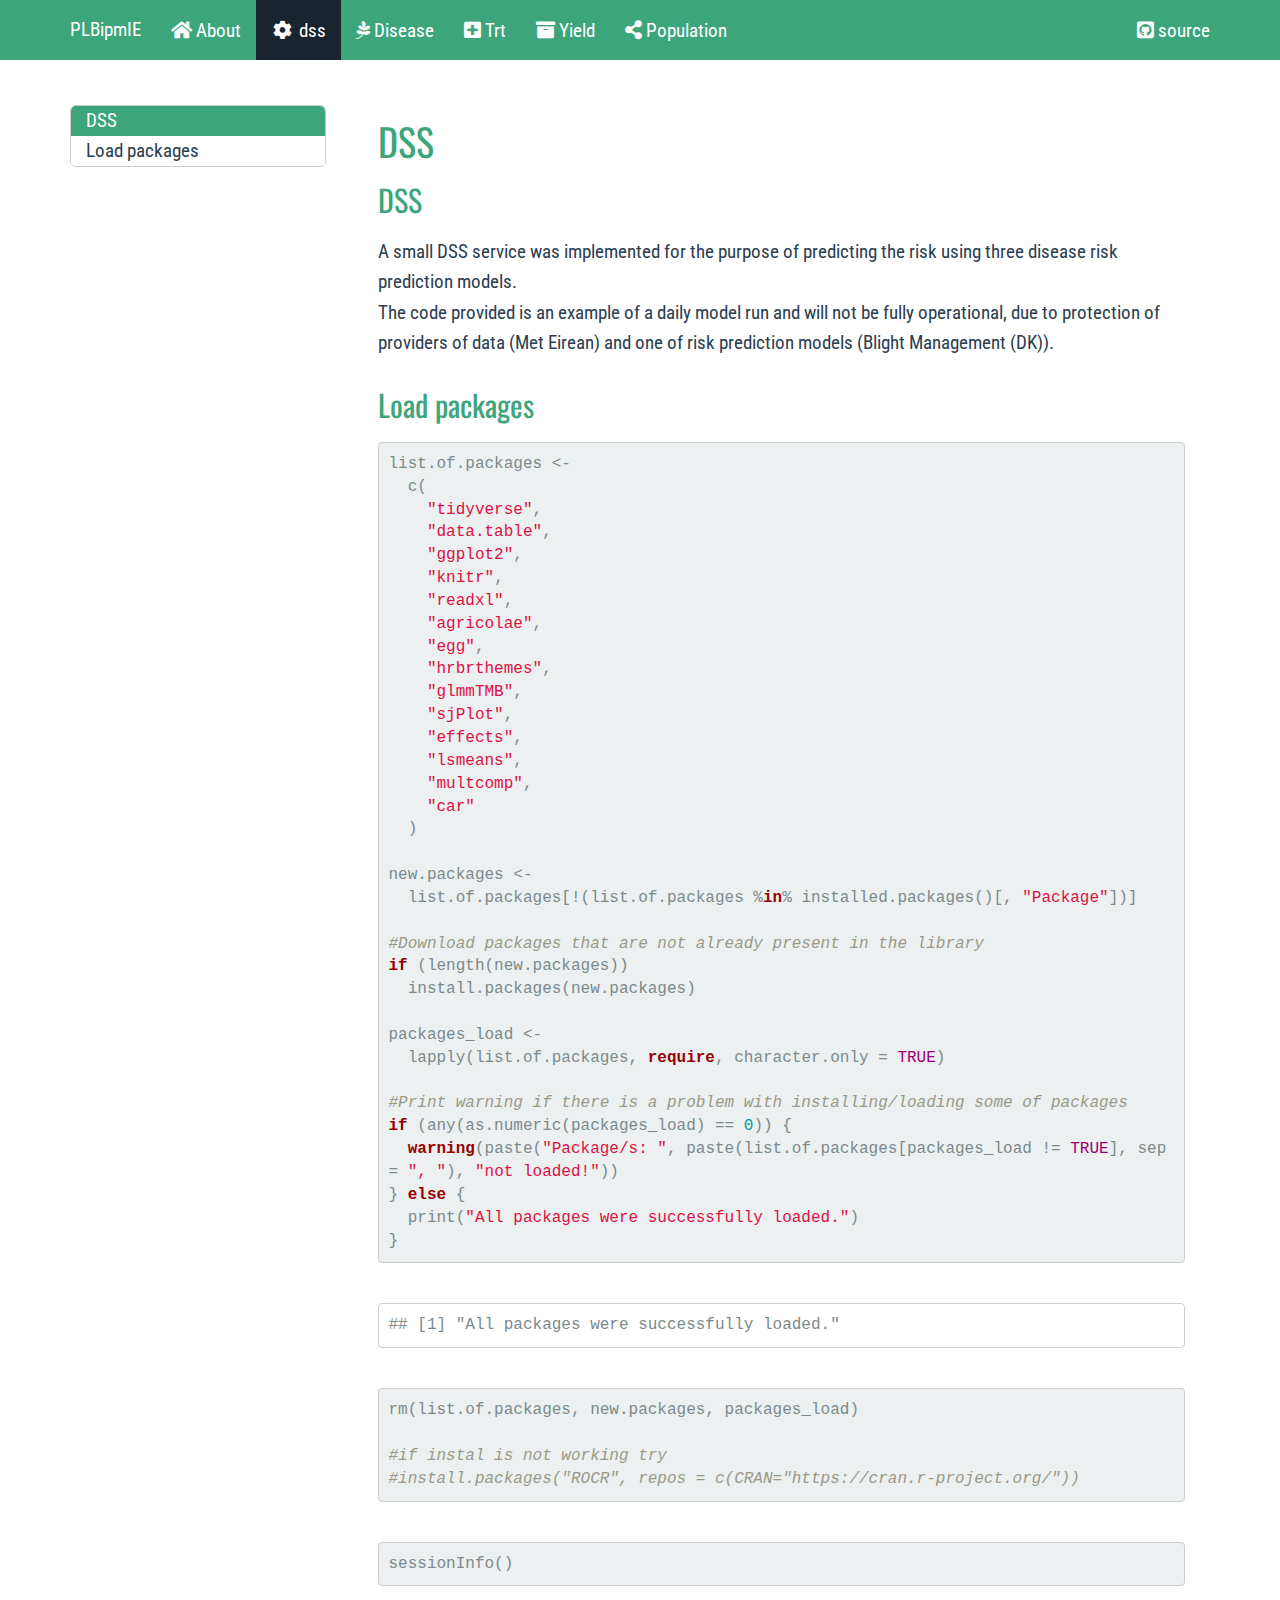
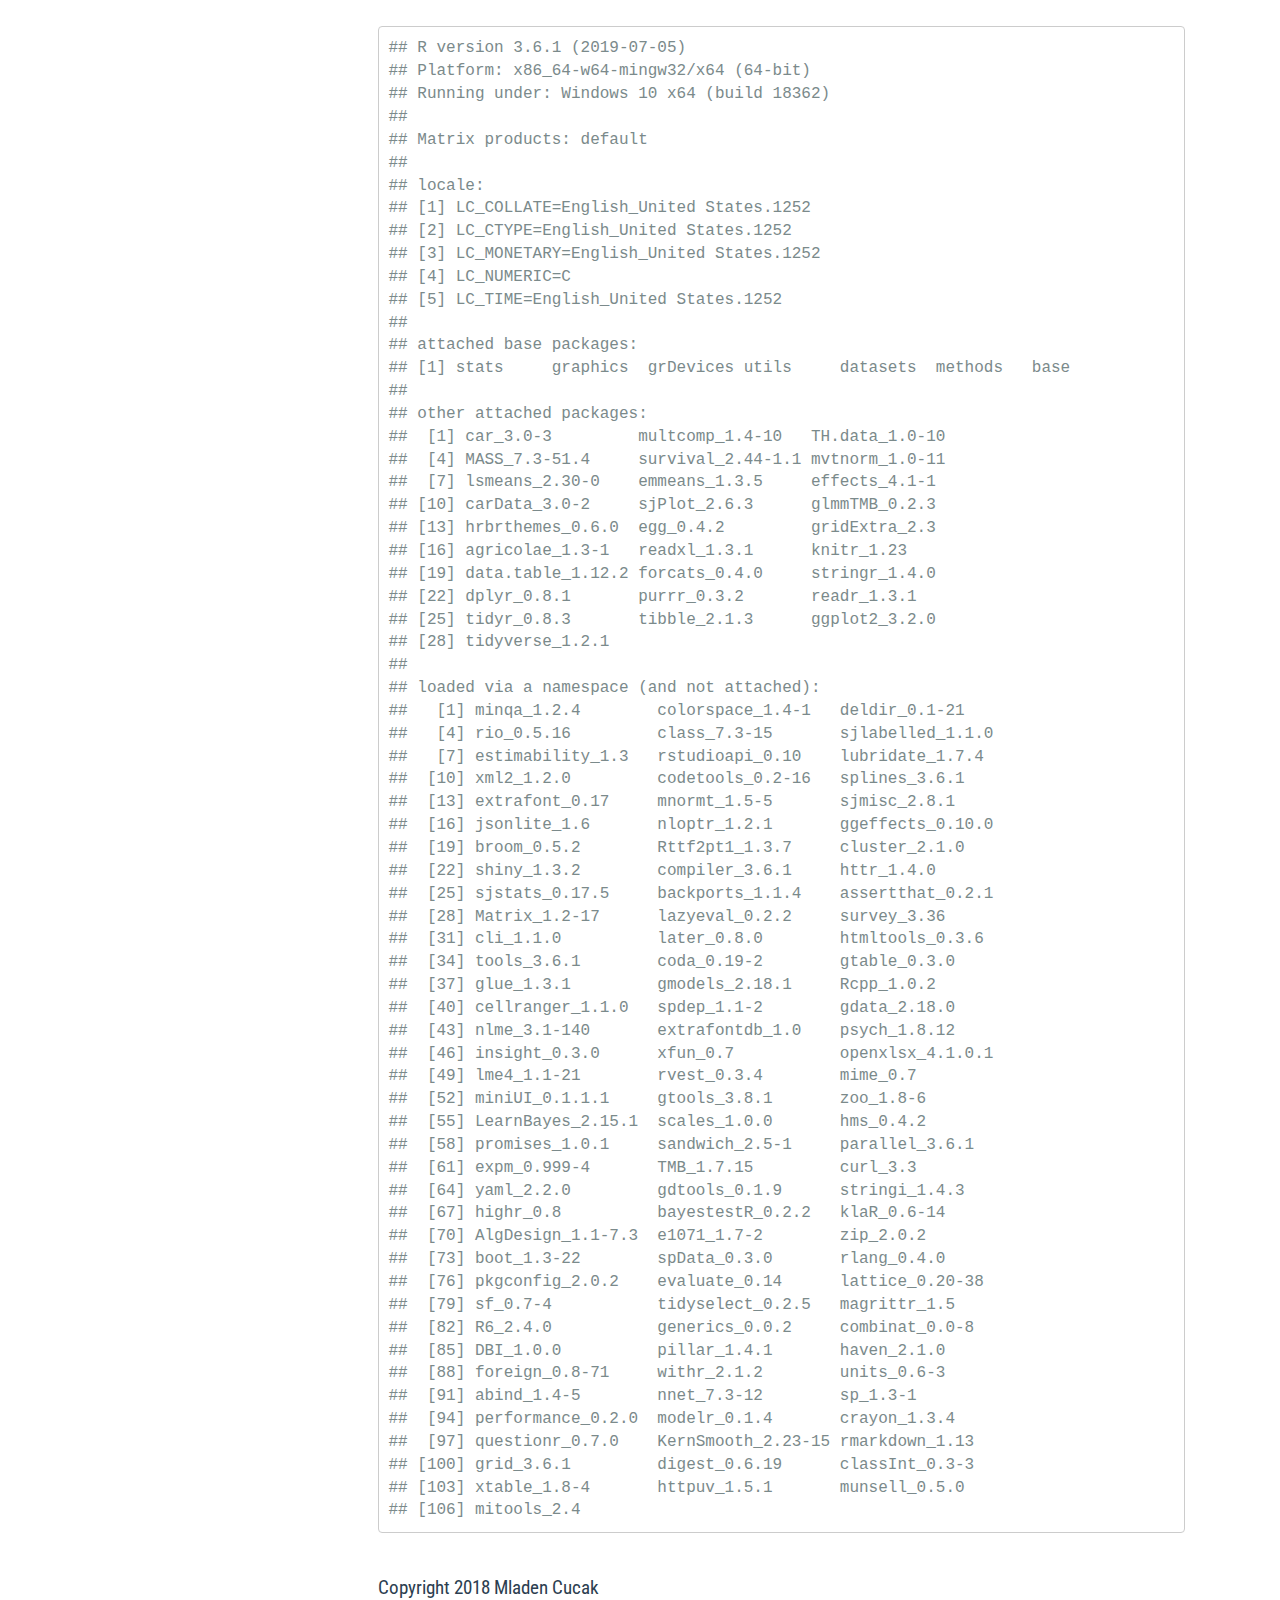
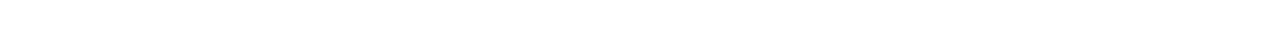
<file: docs/dss.html>
<!DOCTYPE html>

<html xmlns="http://www.w3.org/1999/xhtml">

<head>

<meta charset="utf-8" />
<meta http-equiv="Content-Type" content="text/html; charset=utf-8" />
<meta name="generator" content="pandoc" />




<title>dss.utf8.md</title>

<script src="site_libs/jquery-1.11.3/jquery.min.js"></script>
<meta name="viewport" content="width=device-width, initial-scale=1" />
<link href="site_libs/bootstrap-3.3.5/css/flatly.min.css" rel="stylesheet" />
<script src="site_libs/bootstrap-3.3.5/js/bootstrap.min.js"></script>
<script src="site_libs/bootstrap-3.3.5/shim/html5shiv.min.js"></script>
<script src="site_libs/bootstrap-3.3.5/shim/respond.min.js"></script>
<script src="site_libs/jqueryui-1.11.4/jquery-ui.min.js"></script>
<link href="site_libs/tocify-1.9.1/jquery.tocify.css" rel="stylesheet" />
<script src="site_libs/tocify-1.9.1/jquery.tocify.js"></script>
<script src="site_libs/navigation-1.1/tabsets.js"></script>
<link href="site_libs/highlightjs-9.12.0/default.css" rel="stylesheet" />
<script src="site_libs/highlightjs-9.12.0/highlight.js"></script>
<link href="site_libs/pagedtable-1.1/css/pagedtable.css" rel="stylesheet" />
<script src="site_libs/pagedtable-1.1/js/pagedtable.js"></script>
<link href="site_libs/font-awesome-5.1.0/css/all.css" rel="stylesheet" />
<link href="site_libs/font-awesome-5.1.0/css/v4-shims.css" rel="stylesheet" />

<style type="text/css">code{white-space: pre;}</style>
<style type="text/css">
  pre:not([class]) {
    background-color: white;
  }
</style>
<script type="text/javascript">
if (window.hljs) {
  hljs.configure({languages: []});
  hljs.initHighlightingOnLoad();
  if (document.readyState && document.readyState === "complete") {
    window.setTimeout(function() { hljs.initHighlighting(); }, 0);
  }
}
</script>



<style type="text/css">
h1 {
  font-size: 34px;
}
h1.title {
  font-size: 38px;
}
h2 {
  font-size: 30px;
}
h3 {
  font-size: 24px;
}
h4 {
  font-size: 18px;
}
h5 {
  font-size: 16px;
}
h6 {
  font-size: 12px;
}
.table th:not([align]) {
  text-align: left;
}
</style>

<link rel="stylesheet" href="style.css" type="text/css" />



<style type = "text/css">
.main-container {
  max-width: 940px;
  margin-left: auto;
  margin-right: auto;
}
code {
  color: inherit;
  background-color: rgba(0, 0, 0, 0.04);
}
img {
  max-width:100%;
  height: auto;
}
.tabbed-pane {
  padding-top: 12px;
}
.html-widget {
  margin-bottom: 20px;
}
button.code-folding-btn:focus {
  outline: none;
}
summary {
  display: list-item;
}
</style>


<style type="text/css">
/* padding for bootstrap navbar */
body {
  padding-top: 60px;
  padding-bottom: 40px;
}
/* offset scroll position for anchor links (for fixed navbar)  */
.section h1 {
  padding-top: 65px;
  margin-top: -65px;
}
.section h2 {
  padding-top: 65px;
  margin-top: -65px;
}
.section h3 {
  padding-top: 65px;
  margin-top: -65px;
}
.section h4 {
  padding-top: 65px;
  margin-top: -65px;
}
.section h5 {
  padding-top: 65px;
  margin-top: -65px;
}
.section h6 {
  padding-top: 65px;
  margin-top: -65px;
}
.dropdown-submenu {
  position: relative;
}
.dropdown-submenu>.dropdown-menu {
  top: 0;
  left: 100%;
  margin-top: -6px;
  margin-left: -1px;
  border-radius: 0 6px 6px 6px;
}
.dropdown-submenu:hover>.dropdown-menu {
  display: block;
}
.dropdown-submenu>a:after {
  display: block;
  content: " ";
  float: right;
  width: 0;
  height: 0;
  border-color: transparent;
  border-style: solid;
  border-width: 5px 0 5px 5px;
  border-left-color: #cccccc;
  margin-top: 5px;
  margin-right: -10px;
}
.dropdown-submenu:hover>a:after {
  border-left-color: #ffffff;
}
.dropdown-submenu.pull-left {
  float: none;
}
.dropdown-submenu.pull-left>.dropdown-menu {
  left: -100%;
  margin-left: 10px;
  border-radius: 6px 0 6px 6px;
}
</style>

<script>
// manage active state of menu based on current page
$(document).ready(function () {
  // active menu anchor
  href = window.location.pathname
  href = href.substr(href.lastIndexOf('/') + 1)
  if (href === "")
    href = "index.html";
  var menuAnchor = $('a[href="' + href + '"]');

  // mark it active
  menuAnchor.parent().addClass('active');

  // if it's got a parent navbar menu mark it active as well
  menuAnchor.closest('li.dropdown').addClass('active');
});
</script>

<!-- tabsets -->

<style type="text/css">
.tabset-dropdown > .nav-tabs {
  display: inline-table;
  max-height: 500px;
  min-height: 44px;
  overflow-y: auto;
  background: white;
  border: 1px solid #ddd;
  border-radius: 4px;
}

.tabset-dropdown > .nav-tabs > li.active:before {
  content: "";
  font-family: 'Glyphicons Halflings';
  display: inline-block;
  padding: 10px;
  border-right: 1px solid #ddd;
}

.tabset-dropdown > .nav-tabs.nav-tabs-open > li.active:before {
  content: "&#xe258;";
  border: none;
}

.tabset-dropdown > .nav-tabs.nav-tabs-open:before {
  content: "";
  font-family: 'Glyphicons Halflings';
  display: inline-block;
  padding: 10px;
  border-right: 1px solid #ddd;
}

.tabset-dropdown > .nav-tabs > li.active {
  display: block;
}

.tabset-dropdown > .nav-tabs > li > a,
.tabset-dropdown > .nav-tabs > li > a:focus,
.tabset-dropdown > .nav-tabs > li > a:hover {
  border: none;
  display: inline-block;
  border-radius: 4px;
}

.tabset-dropdown > .nav-tabs.nav-tabs-open > li {
  display: block;
  float: none;
}

.tabset-dropdown > .nav-tabs > li {
  display: none;
}
</style>

<script>
$(document).ready(function () {
  window.buildTabsets("TOC");
});

$(document).ready(function () {
  $('.tabset-dropdown > .nav-tabs > li').click(function () {
    $(this).parent().toggleClass('nav-tabs-open')
  });
});
</script>

<!-- code folding -->



<script>
$(document).ready(function ()  {

    // move toc-ignore selectors from section div to header
    $('div.section.toc-ignore')
        .removeClass('toc-ignore')
        .children('h1,h2,h3,h4,h5').addClass('toc-ignore');

    // establish options
    var options = {
      selectors: "h1,h2,h3",
      theme: "bootstrap3",
      context: '.toc-content',
      hashGenerator: function (text) {
        return text.replace(/[.\\/?&!#<>]/g, '').replace(/\s/g, '_').toLowerCase();
      },
      ignoreSelector: ".toc-ignore",
      scrollTo: 0
    };
    options.showAndHide = false;
    options.smoothScroll = false;

    // tocify
    var toc = $("#TOC").tocify(options).data("toc-tocify");
});
</script>

<style type="text/css">

#TOC {
  margin: 25px 0px 20px 0px;
}
@media (max-width: 768px) {
#TOC {
  position: relative;
  width: 100%;
}
}


.toc-content {
  padding-left: 30px;
  padding-right: 40px;
}

div.main-container {
  max-width: 1200px;
}

div.tocify {
  width: 20%;
  max-width: 260px;
  max-height: 85%;
}

@media (min-width: 768px) and (max-width: 991px) {
  div.tocify {
    width: 25%;
  }
}

@media (max-width: 767px) {
  div.tocify {
    width: 100%;
    max-width: none;
  }
}

.tocify ul, .tocify li {
  line-height: 20px;
}

.tocify-subheader .tocify-item {
  font-size: 0.90em;
}

.tocify .list-group-item {
  border-radius: 0px;
}

.tocify-subheader {
  display: inline;
}
.tocify-subheader .tocify-item {
  font-size: 0.95em;
}

</style>



</head>

<body>


<div class="container-fluid main-container">


<!-- setup 3col/9col grid for toc_float and main content  -->
<div class="row-fluid">
<div class="col-xs-12 col-sm-4 col-md-3">
<div id="TOC" class="tocify">
</div>
</div>

<div class="toc-content col-xs-12 col-sm-8 col-md-9">




<div class="navbar navbar-default  navbar-fixed-top" role="navigation">
  <div class="container">
    <div class="navbar-header">
      <button type="button" class="navbar-toggle collapsed" data-toggle="collapse" data-target="#navbar">
        <span class="icon-bar"></span>
        <span class="icon-bar"></span>
        <span class="icon-bar"></span>
      </button>
      <a class="navbar-brand" href="index.html">PLBipmIE</a>
    </div>
    <div id="navbar" class="navbar-collapse collapse">
      <ul class="nav navbar-nav">
        <li>
  <a href="index.html">
    <span class="fa fa fa fa-home"></span>
     
    About
  </a>
</li>
<li>
  <a href="dss.html">
    <span class="fa fa fa fa fa fa-cog fa-spin fa-fw"></span>
     
    dss
  </a>
</li>
<li>
  <a href="disdata.html">
    <span class="fa fa fa fa fa fa-pagelines"></span>
     
    Disease
  </a>
</li>
<li>
  <a href="Trt.html">
    <span class="fa fa fa fa fa fa-plus-square"></span>
     
    Trt
  </a>
</li>
<li>
  <a href="yield.html">
    <span class="fa fa fa fa-archive"></span>
     
    Yield
  </a>
</li>
<li>
  <a href="pop.html">
    <span class="fa fa fa fa-share-alt"></span>
     
    Population
  </a>
</li>
      </ul>
      <ul class="nav navbar-nav navbar-right">
        <li>
  <a href="https://github.com/mladencucak/PLBFieldTrial">
    <span class="fa fa-github-square"></span>
     
    source
  </a>
</li>
      </ul>
    </div><!--/.nav-collapse -->
  </div><!--/.container -->
</div><!--/.navbar -->

<div class="fluid-row" id="header">



<h1 class="title toc-ignore">DSS</h1>

</div>


<div id="dss" class="section level2">
<h2>DSS</h2>
<p>A small DSS service was implemented for the purpose of predicting the risk using three disease risk prediction models.<br />
The code provided is an example of a daily model run and will not be fully operational, due to protection of providers of data (Met Eirean) and one of risk prediction models (Blight Management (DK)).</p>
</div>
<div id="load-packages" class="section level2">
<h2>Load packages</h2>
<pre class="r"><code>list.of.packages &lt;-
  c(
    &quot;tidyverse&quot;,
    &quot;data.table&quot;,
    &quot;ggplot2&quot;,
    &quot;knitr&quot;,
    &quot;readxl&quot;,
    &quot;agricolae&quot;,
    &quot;egg&quot;,
    &quot;hrbrthemes&quot;,
    &quot;glmmTMB&quot;,
    &quot;sjPlot&quot;,
    &quot;effects&quot;,
    &quot;lsmeans&quot;,
    &quot;multcomp&quot;,
    &quot;car&quot;
  )

new.packages &lt;-
  list.of.packages[!(list.of.packages %in% installed.packages()[, &quot;Package&quot;])]

#Download packages that are not already present in the library
if (length(new.packages))
  install.packages(new.packages)

packages_load &lt;-
  lapply(list.of.packages, require, character.only = TRUE)

#Print warning if there is a problem with installing/loading some of packages
if (any(as.numeric(packages_load) == 0)) {
  warning(paste(&quot;Package/s: &quot;, paste(list.of.packages[packages_load != TRUE], sep = &quot;, &quot;), &quot;not loaded!&quot;))
} else {
  print(&quot;All packages were successfully loaded.&quot;)
}</code></pre>
<pre><code>## [1] &quot;All packages were successfully loaded.&quot;</code></pre>
<pre class="r"><code>rm(list.of.packages, new.packages, packages_load)

#if instal is not working try 
#install.packages(&quot;ROCR&quot;, repos = c(CRAN=&quot;https://cran.r-project.org/&quot;))</code></pre>
<pre class="r"><code>sessionInfo()</code></pre>
<pre><code>## R version 3.6.1 (2019-07-05)
## Platform: x86_64-w64-mingw32/x64 (64-bit)
## Running under: Windows 10 x64 (build 18362)
## 
## Matrix products: default
## 
## locale:
## [1] LC_COLLATE=English_United States.1252 
## [2] LC_CTYPE=English_United States.1252   
## [3] LC_MONETARY=English_United States.1252
## [4] LC_NUMERIC=C                          
## [5] LC_TIME=English_United States.1252    
## 
## attached base packages:
## [1] stats     graphics  grDevices utils     datasets  methods   base     
## 
## other attached packages:
##  [1] car_3.0-3         multcomp_1.4-10   TH.data_1.0-10   
##  [4] MASS_7.3-51.4     survival_2.44-1.1 mvtnorm_1.0-11   
##  [7] lsmeans_2.30-0    emmeans_1.3.5     effects_4.1-1    
## [10] carData_3.0-2     sjPlot_2.6.3      glmmTMB_0.2.3    
## [13] hrbrthemes_0.6.0  egg_0.4.2         gridExtra_2.3    
## [16] agricolae_1.3-1   readxl_1.3.1      knitr_1.23       
## [19] data.table_1.12.2 forcats_0.4.0     stringr_1.4.0    
## [22] dplyr_0.8.1       purrr_0.3.2       readr_1.3.1      
## [25] tidyr_0.8.3       tibble_2.1.3      ggplot2_3.2.0    
## [28] tidyverse_1.2.1  
## 
## loaded via a namespace (and not attached):
##   [1] minqa_1.2.4        colorspace_1.4-1   deldir_0.1-21     
##   [4] rio_0.5.16         class_7.3-15       sjlabelled_1.1.0  
##   [7] estimability_1.3   rstudioapi_0.10    lubridate_1.7.4   
##  [10] xml2_1.2.0         codetools_0.2-16   splines_3.6.1     
##  [13] extrafont_0.17     mnormt_1.5-5       sjmisc_2.8.1      
##  [16] jsonlite_1.6       nloptr_1.2.1       ggeffects_0.10.0  
##  [19] broom_0.5.2        Rttf2pt1_1.3.7     cluster_2.1.0     
##  [22] shiny_1.3.2        compiler_3.6.1     httr_1.4.0        
##  [25] sjstats_0.17.5     backports_1.1.4    assertthat_0.2.1  
##  [28] Matrix_1.2-17      lazyeval_0.2.2     survey_3.36       
##  [31] cli_1.1.0          later_0.8.0        htmltools_0.3.6   
##  [34] tools_3.6.1        coda_0.19-2        gtable_0.3.0      
##  [37] glue_1.3.1         gmodels_2.18.1     Rcpp_1.0.2        
##  [40] cellranger_1.1.0   spdep_1.1-2        gdata_2.18.0      
##  [43] nlme_3.1-140       extrafontdb_1.0    psych_1.8.12      
##  [46] insight_0.3.0      xfun_0.7           openxlsx_4.1.0.1  
##  [49] lme4_1.1-21        rvest_0.3.4        mime_0.7          
##  [52] miniUI_0.1.1.1     gtools_3.8.1       zoo_1.8-6         
##  [55] LearnBayes_2.15.1  scales_1.0.0       hms_0.4.2         
##  [58] promises_1.0.1     sandwich_2.5-1     parallel_3.6.1    
##  [61] expm_0.999-4       TMB_1.7.15         curl_3.3          
##  [64] yaml_2.2.0         gdtools_0.1.9      stringi_1.4.3     
##  [67] highr_0.8          bayestestR_0.2.2   klaR_0.6-14       
##  [70] AlgDesign_1.1-7.3  e1071_1.7-2        zip_2.0.2         
##  [73] boot_1.3-22        spData_0.3.0       rlang_0.4.0       
##  [76] pkgconfig_2.0.2    evaluate_0.14      lattice_0.20-38   
##  [79] sf_0.7-4           tidyselect_0.2.5   magrittr_1.5      
##  [82] R6_2.4.0           generics_0.0.2     combinat_0.0-8    
##  [85] DBI_1.0.0          pillar_1.4.1       haven_2.1.0       
##  [88] foreign_0.8-71     withr_2.1.2        units_0.6-3       
##  [91] abind_1.4-5        nnet_7.3-12        sp_1.3-1          
##  [94] performance_0.2.0  modelr_0.1.4       crayon_1.3.4      
##  [97] questionr_0.7.0    KernSmooth_2.23-15 rmarkdown_1.13    
## [100] grid_3.6.1         digest_0.6.19      classInt_0.3-3    
## [103] xtable_1.8-4       httpuv_1.5.1       munsell_0.5.0     
## [106] mitools_2.4</code></pre>
</div>



Copyright 2018 Mladen Cucak


</div>
</div>

</div>

<script>

// add bootstrap table styles to pandoc tables
function bootstrapStylePandocTables() {
  $('tr.header').parent('thead').parent('table').addClass('table table-condensed');
}
$(document).ready(function () {
  bootstrapStylePandocTables();
});


</script>

<!-- dynamically load mathjax for compatibility with self-contained -->
<script>
  (function () {
    var script = document.createElement("script");
    script.type = "text/javascript";
    script.src  = "https://mathjax.rstudio.com/latest/MathJax.js?config=TeX-AMS-MML_HTMLorMML";
    document.getElementsByTagName("head")[0].appendChild(script);
  })();
</script>

</body>
</html>
</file>
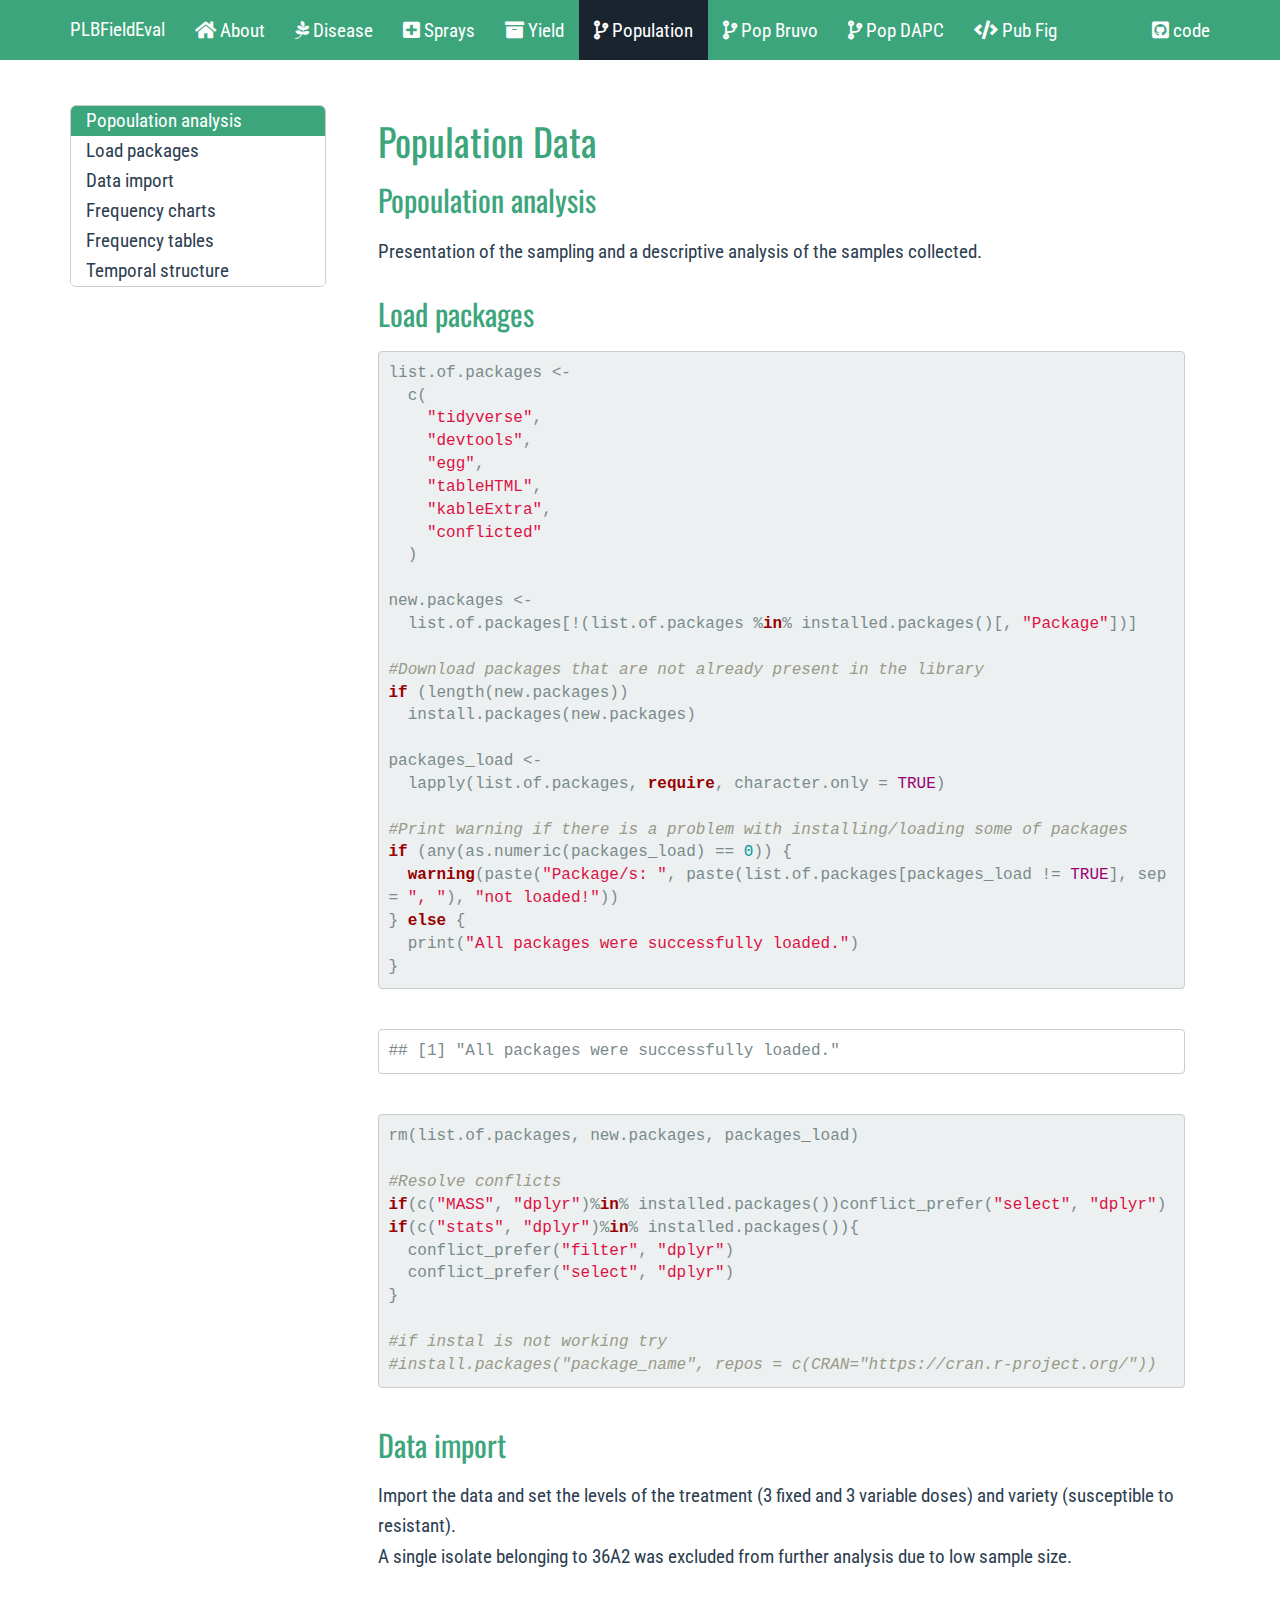
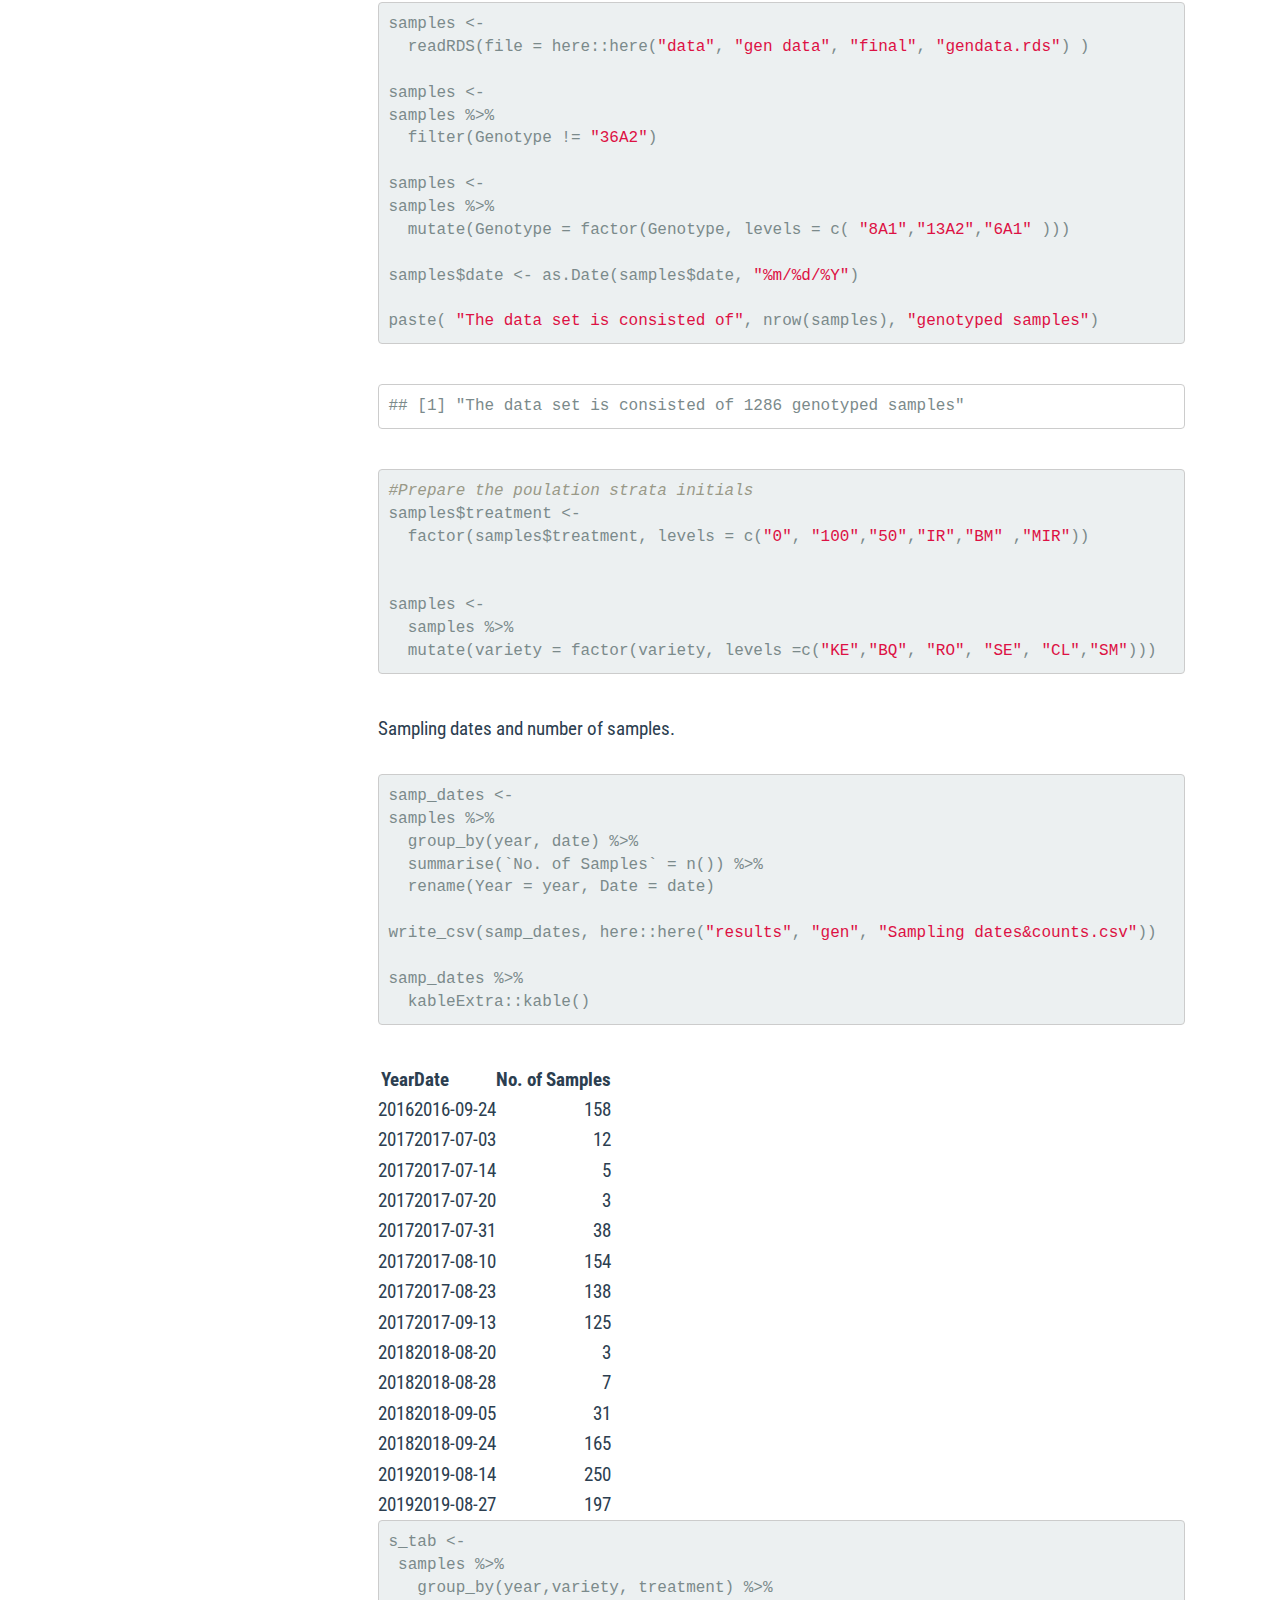
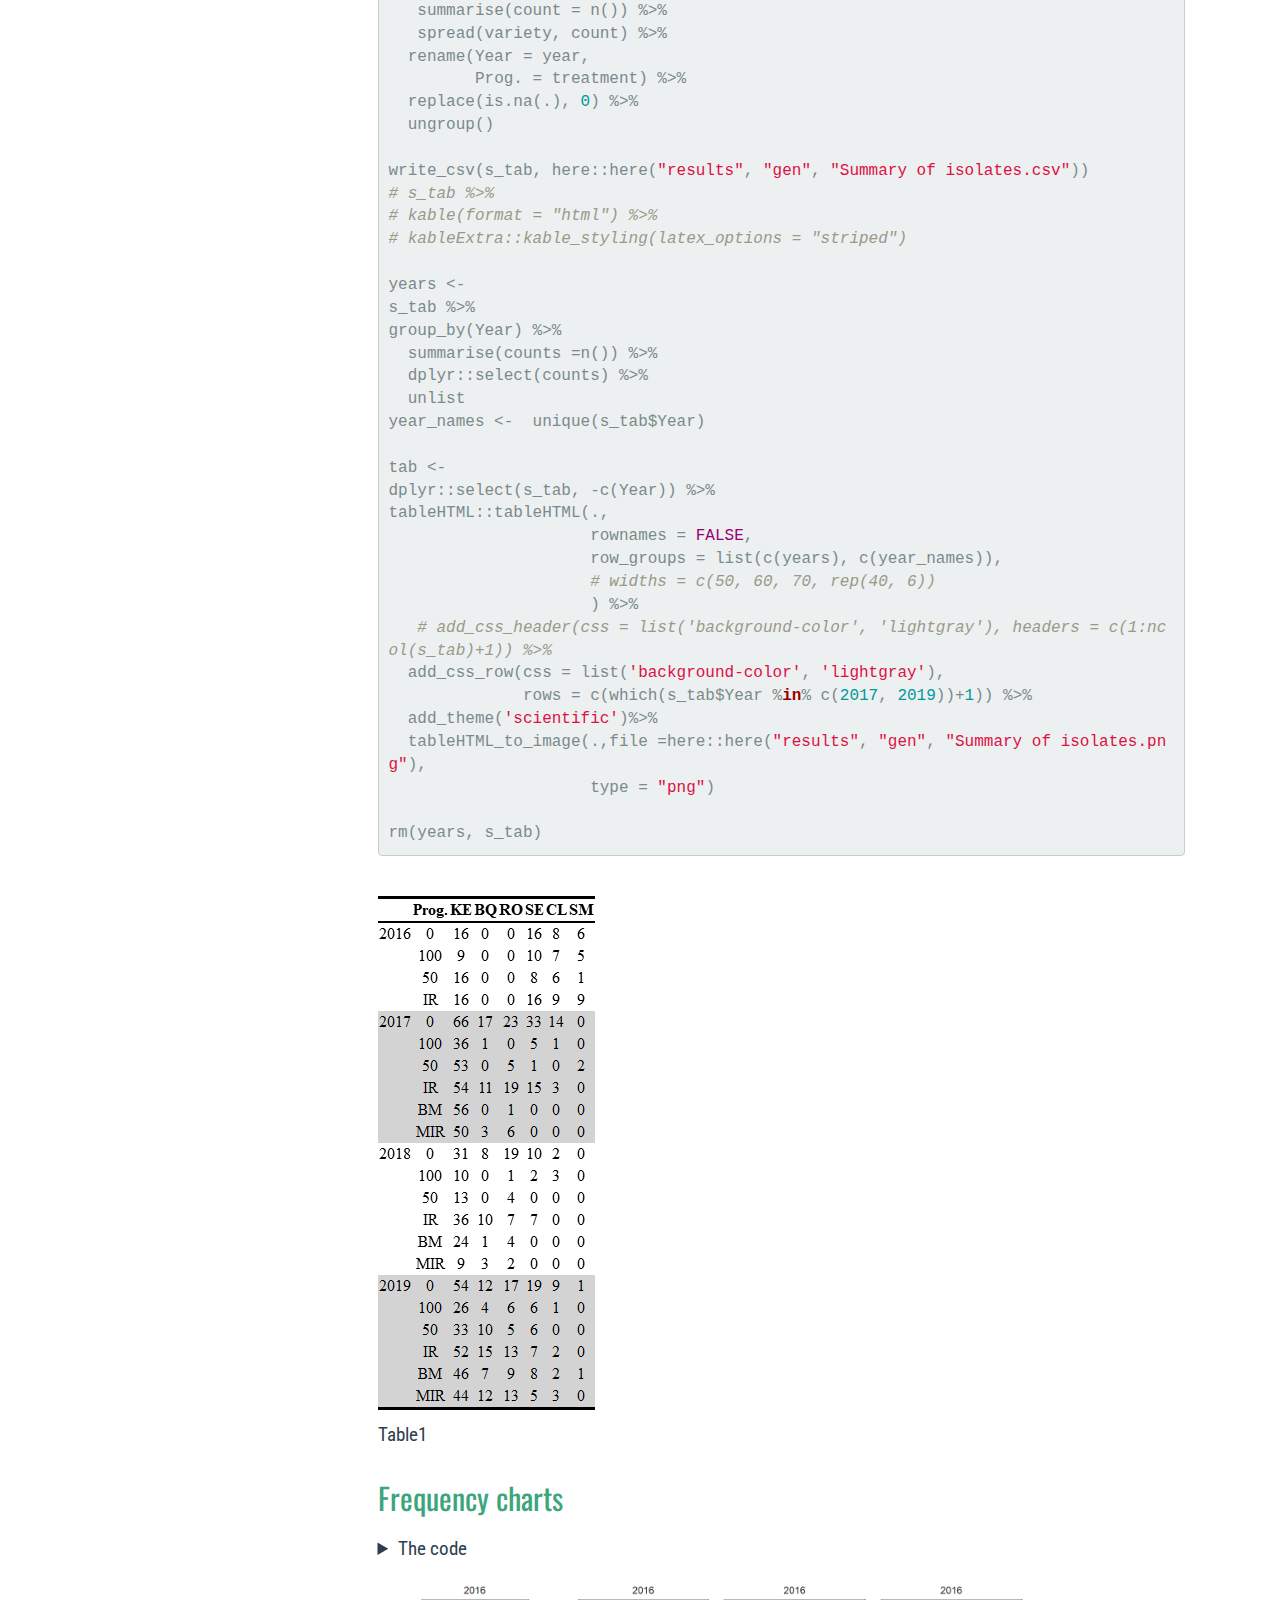
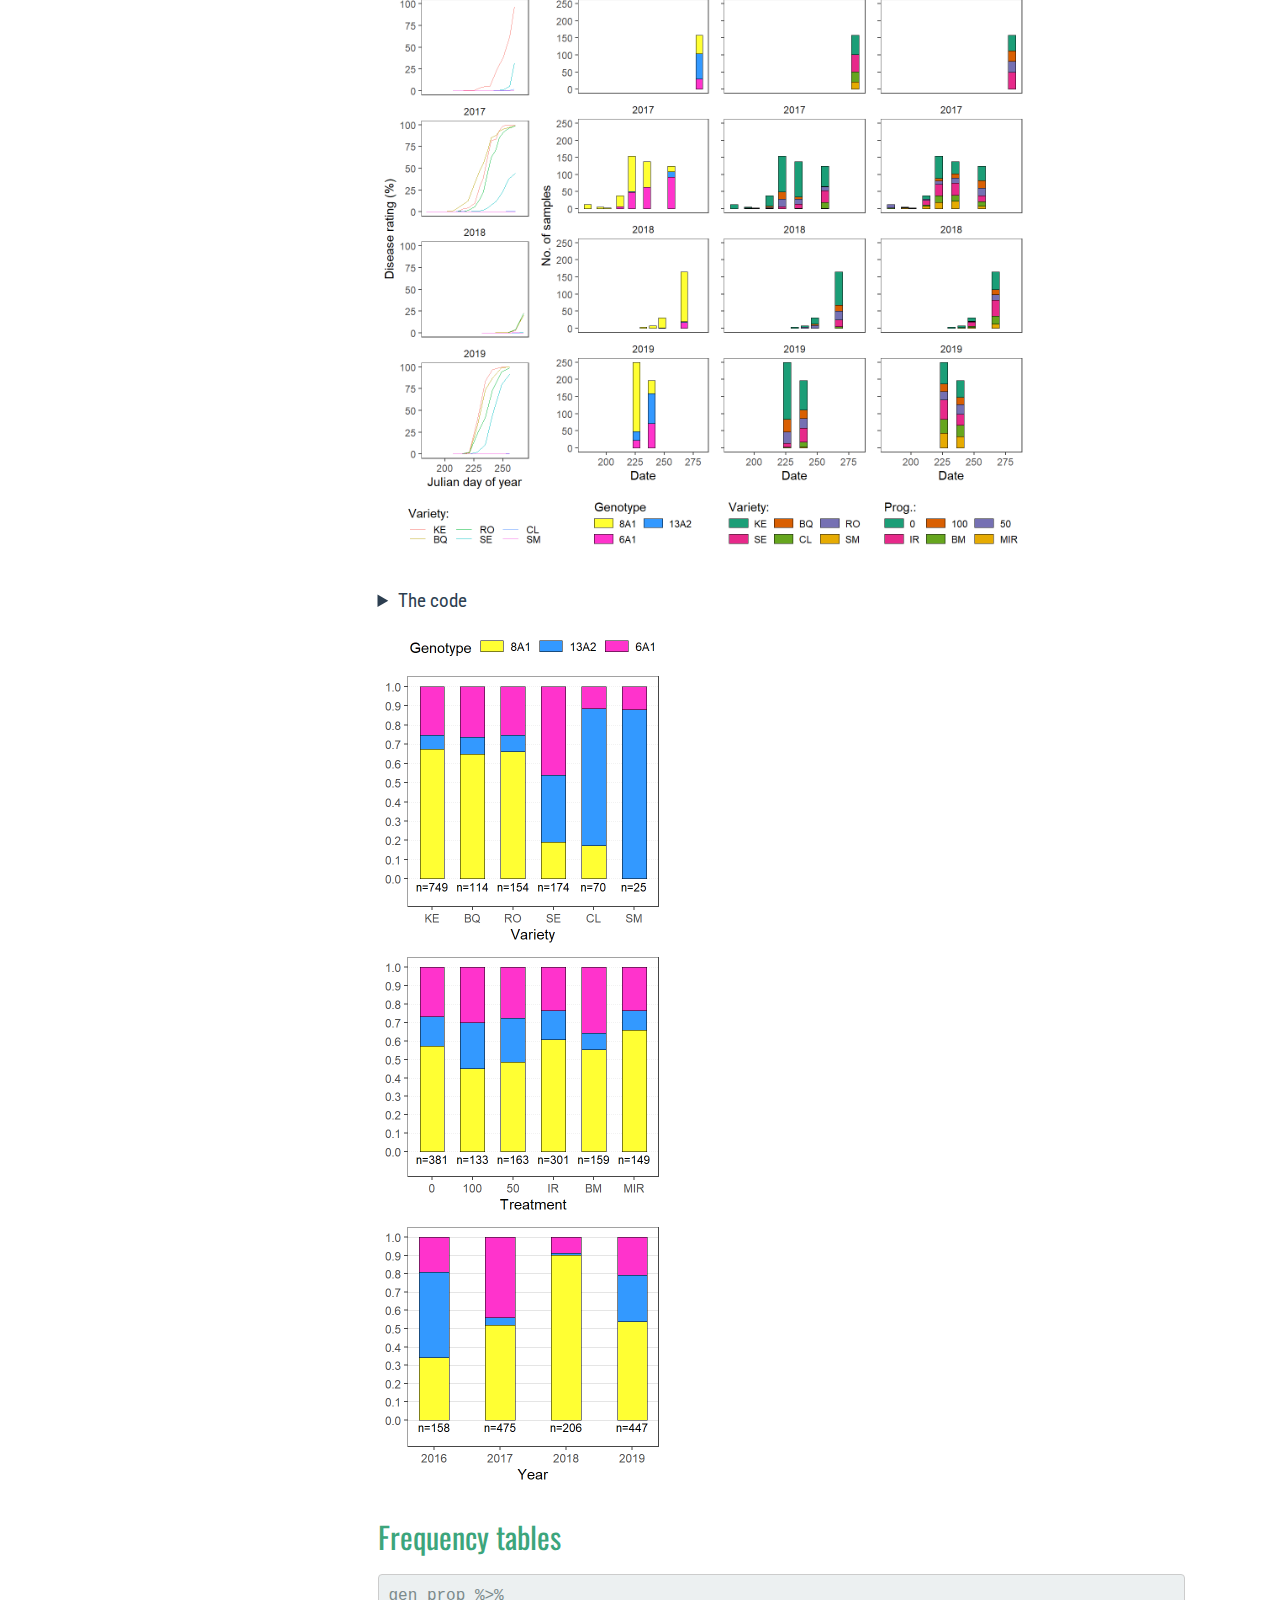
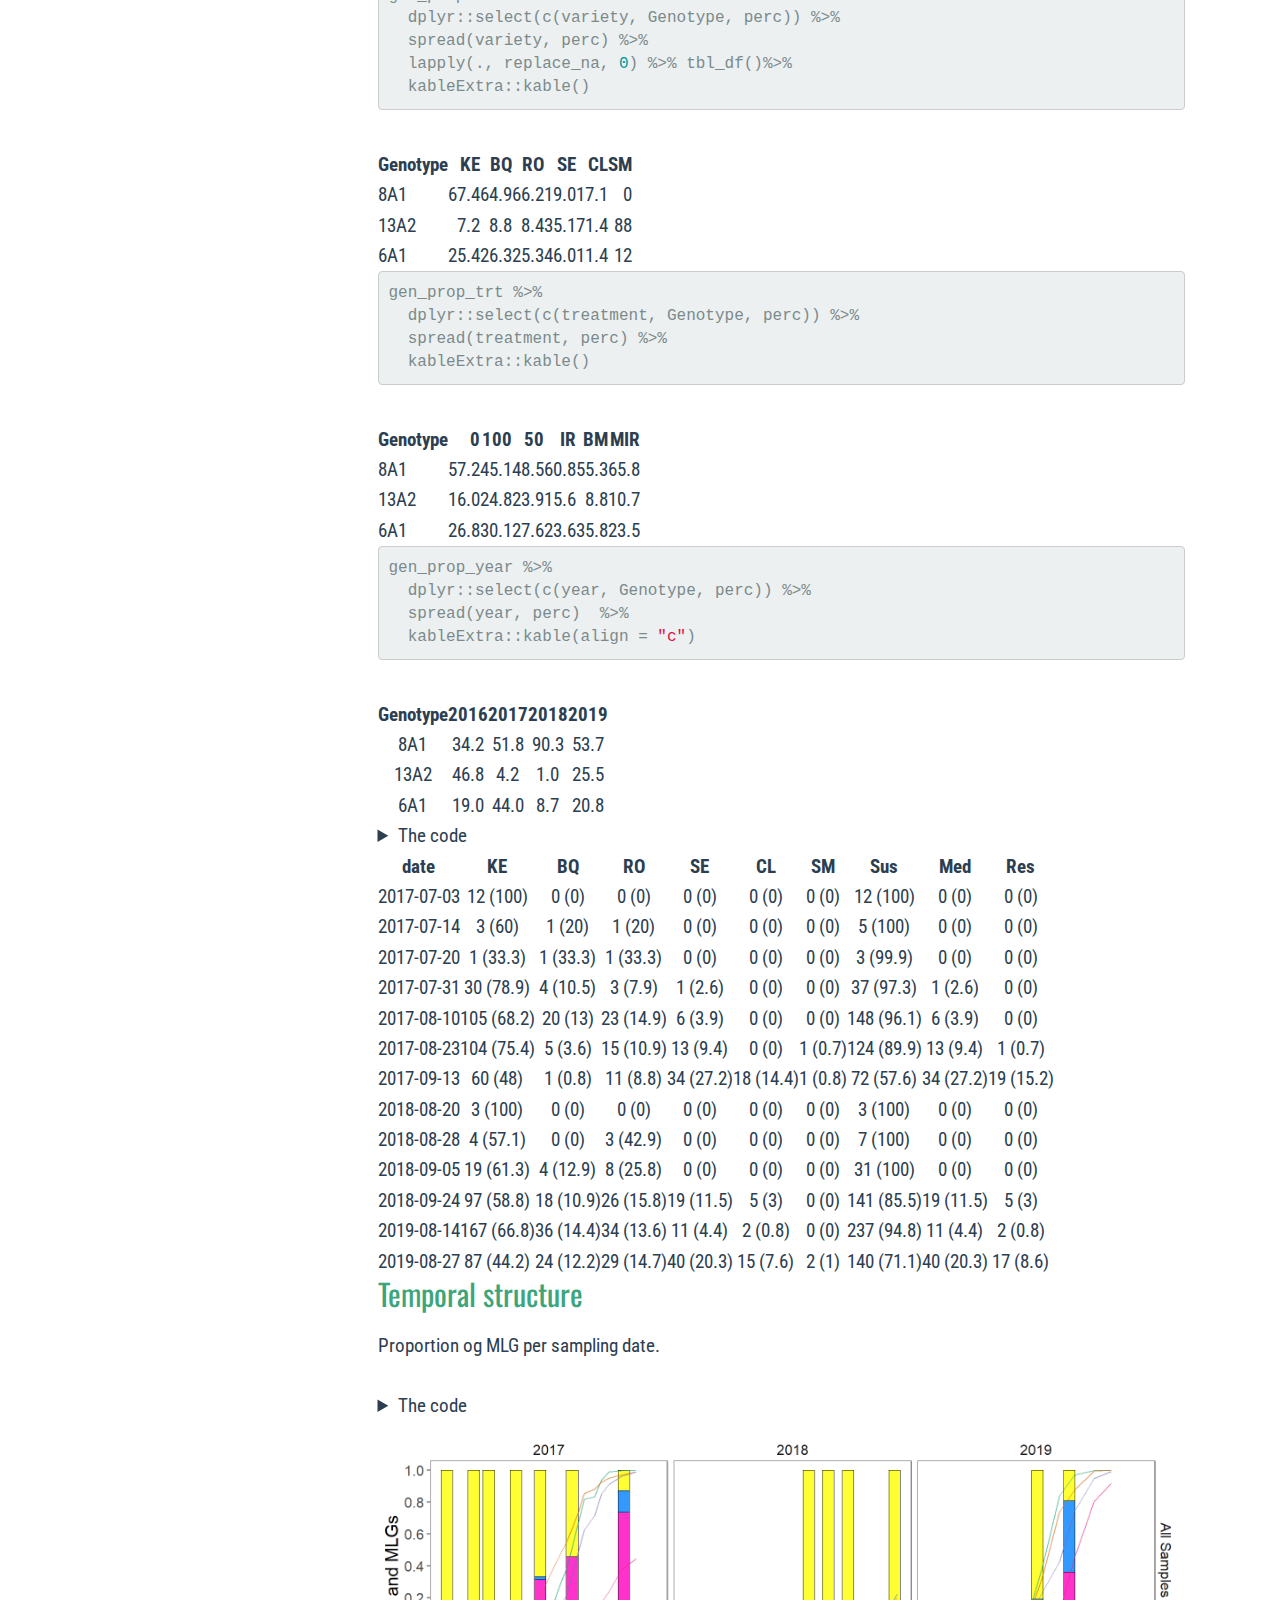
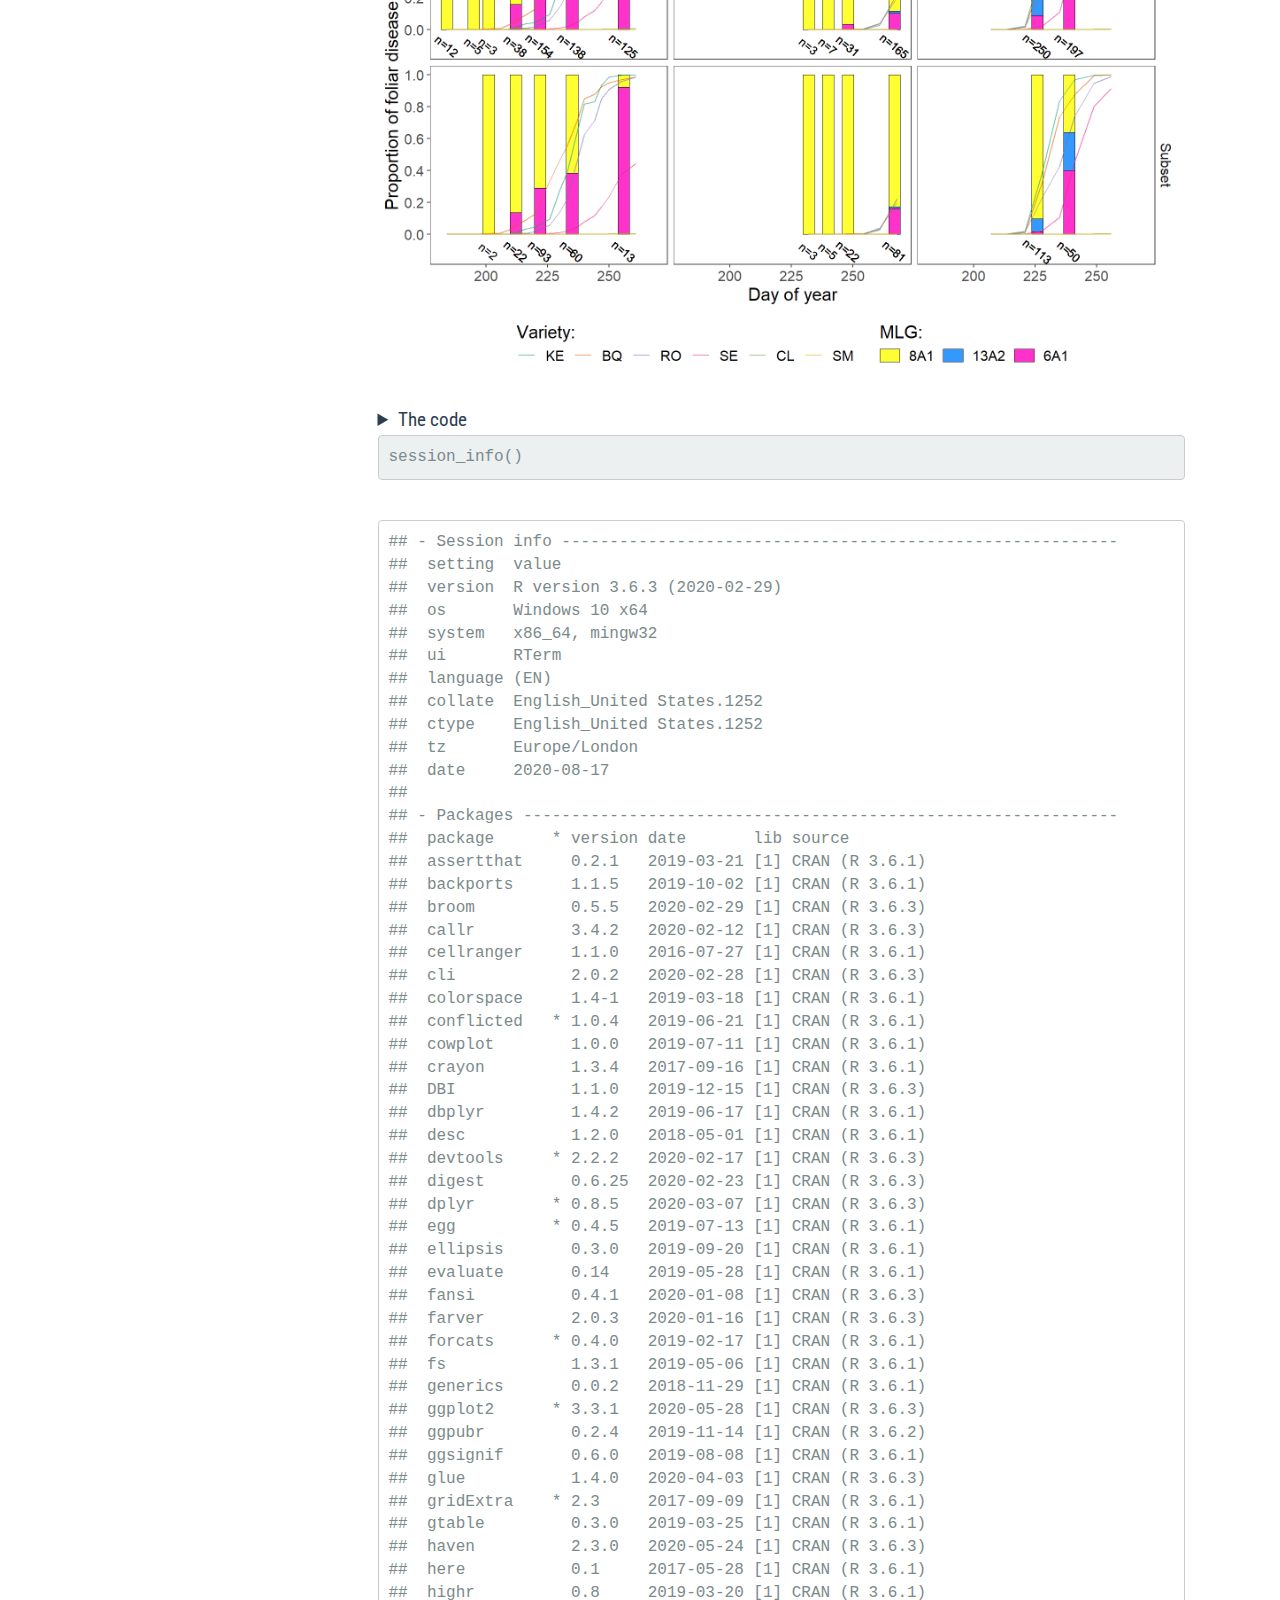
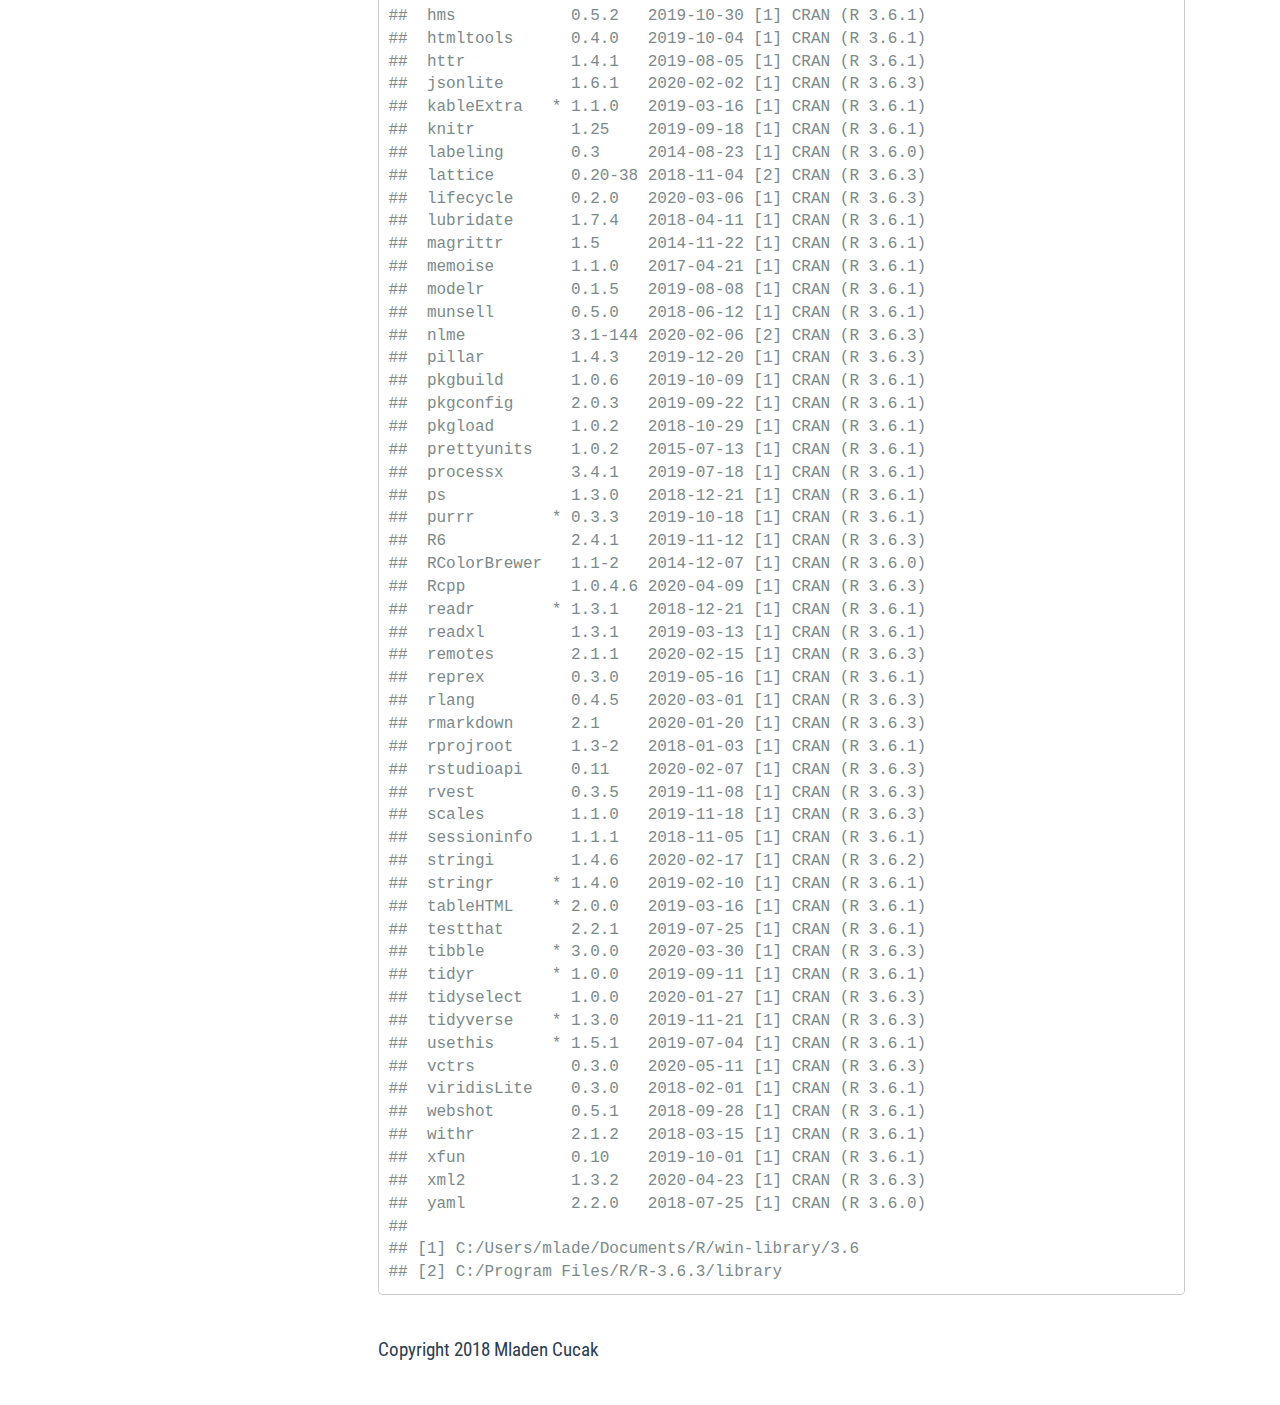
<file: docs/pop.html>
<!DOCTYPE html>

<html>

<head>

<meta charset="utf-8" />
<meta name="generator" content="pandoc" />
<meta http-equiv="X-UA-Compatible" content="IE=EDGE" />




<title>Population Data</title>

<script src="site_libs/jquery-1.11.3/jquery.min.js"></script>
<meta name="viewport" content="width=device-width, initial-scale=1" />
<link href="site_libs/bootstrap-3.3.5/css/flatly.min.css" rel="stylesheet" />
<script src="site_libs/bootstrap-3.3.5/js/bootstrap.min.js"></script>
<script src="site_libs/bootstrap-3.3.5/shim/html5shiv.min.js"></script>
<script src="site_libs/bootstrap-3.3.5/shim/respond.min.js"></script>
<script src="site_libs/jqueryui-1.11.4/jquery-ui.min.js"></script>
<link href="site_libs/tocify-1.9.1/jquery.tocify.css" rel="stylesheet" />
<script src="site_libs/tocify-1.9.1/jquery.tocify.js"></script>
<script src="site_libs/navigation-1.1/tabsets.js"></script>
<link href="site_libs/highlightjs-9.12.0/default.css" rel="stylesheet" />
<script src="site_libs/highlightjs-9.12.0/highlight.js"></script>
<link href="site_libs/pagedtable-1.1/css/pagedtable.css" rel="stylesheet" />
<script src="site_libs/pagedtable-1.1/js/pagedtable.js"></script>
<link href="site_libs/font-awesome-5.1.0/css/all.css" rel="stylesheet" />
<link href="site_libs/font-awesome-5.1.0/css/v4-shims.css" rel="stylesheet" />

<style type="text/css">code{white-space: pre;}</style>
<style type="text/css">
  pre:not([class]) {
    background-color: white;
  }
</style>
<script type="text/javascript">
if (window.hljs) {
  hljs.configure({languages: []});
  hljs.initHighlightingOnLoad();
  if (document.readyState && document.readyState === "complete") {
    window.setTimeout(function() { hljs.initHighlighting(); }, 0);
  }
}
</script>



<style type="text/css">
h1 {
  font-size: 34px;
}
h1.title {
  font-size: 38px;
}
h2 {
  font-size: 30px;
}
h3 {
  font-size: 24px;
}
h4 {
  font-size: 18px;
}
h5 {
  font-size: 16px;
}
h6 {
  font-size: 12px;
}
.table th:not([align]) {
  text-align: left;
}
</style>

<link rel="stylesheet" href="style.css" type="text/css" />



<style type = "text/css">
.main-container {
  max-width: 940px;
  margin-left: auto;
  margin-right: auto;
}
code {
  color: inherit;
  background-color: rgba(0, 0, 0, 0.04);
}
img {
  max-width:100%;
}
.tabbed-pane {
  padding-top: 12px;
}
.html-widget {
  margin-bottom: 20px;
}
button.code-folding-btn:focus {
  outline: none;
}
summary {
  display: list-item;
}
</style>


<style type="text/css">
/* padding for bootstrap navbar */
body {
  padding-top: 60px;
  padding-bottom: 40px;
}
/* offset scroll position for anchor links (for fixed navbar)  */
.section h1 {
  padding-top: 65px;
  margin-top: -65px;
}
.section h2 {
  padding-top: 65px;
  margin-top: -65px;
}
.section h3 {
  padding-top: 65px;
  margin-top: -65px;
}
.section h4 {
  padding-top: 65px;
  margin-top: -65px;
}
.section h5 {
  padding-top: 65px;
  margin-top: -65px;
}
.section h6 {
  padding-top: 65px;
  margin-top: -65px;
}
.dropdown-submenu {
  position: relative;
}
.dropdown-submenu>.dropdown-menu {
  top: 0;
  left: 100%;
  margin-top: -6px;
  margin-left: -1px;
  border-radius: 0 6px 6px 6px;
}
.dropdown-submenu:hover>.dropdown-menu {
  display: block;
}
.dropdown-submenu>a:after {
  display: block;
  content: " ";
  float: right;
  width: 0;
  height: 0;
  border-color: transparent;
  border-style: solid;
  border-width: 5px 0 5px 5px;
  border-left-color: #cccccc;
  margin-top: 5px;
  margin-right: -10px;
}
.dropdown-submenu:hover>a:after {
  border-left-color: #ffffff;
}
.dropdown-submenu.pull-left {
  float: none;
}
.dropdown-submenu.pull-left>.dropdown-menu {
  left: -100%;
  margin-left: 10px;
  border-radius: 6px 0 6px 6px;
}
</style>

<script>
// manage active state of menu based on current page
$(document).ready(function () {
  // active menu anchor
  href = window.location.pathname
  href = href.substr(href.lastIndexOf('/') + 1)
  if (href === "")
    href = "index.html";
  var menuAnchor = $('a[href="' + href + '"]');

  // mark it active
  menuAnchor.parent().addClass('active');

  // if it's got a parent navbar menu mark it active as well
  menuAnchor.closest('li.dropdown').addClass('active');
});
</script>

<!-- tabsets -->

<style type="text/css">
.tabset-dropdown > .nav-tabs {
  display: inline-table;
  max-height: 500px;
  min-height: 44px;
  overflow-y: auto;
  background: white;
  border: 1px solid #ddd;
  border-radius: 4px;
}

.tabset-dropdown > .nav-tabs > li.active:before {
  content: "";
  font-family: 'Glyphicons Halflings';
  display: inline-block;
  padding: 10px;
  border-right: 1px solid #ddd;
}

.tabset-dropdown > .nav-tabs.nav-tabs-open > li.active:before {
  content: "&#xe258;";
  border: none;
}

.tabset-dropdown > .nav-tabs.nav-tabs-open:before {
  content: "";
  font-family: 'Glyphicons Halflings';
  display: inline-block;
  padding: 10px;
  border-right: 1px solid #ddd;
}

.tabset-dropdown > .nav-tabs > li.active {
  display: block;
}

.tabset-dropdown > .nav-tabs > li > a,
.tabset-dropdown > .nav-tabs > li > a:focus,
.tabset-dropdown > .nav-tabs > li > a:hover {
  border: none;
  display: inline-block;
  border-radius: 4px;
  background-color: transparent;
}

.tabset-dropdown > .nav-tabs.nav-tabs-open > li {
  display: block;
  float: none;
}

.tabset-dropdown > .nav-tabs > li {
  display: none;
}
</style>

<!-- code folding -->



<style type="text/css">

#TOC {
  margin: 25px 0px 20px 0px;
}
@media (max-width: 768px) {
#TOC {
  position: relative;
  width: 100%;
}
}

@media print {
.toc-content {
  /* see https://github.com/w3c/csswg-drafts/issues/4434 */
  float: right;
}
}

.toc-content {
  padding-left: 30px;
  padding-right: 40px;
}

div.main-container {
  max-width: 1200px;
}

div.tocify {
  width: 20%;
  max-width: 260px;
  max-height: 85%;
}

@media (min-width: 768px) and (max-width: 991px) {
  div.tocify {
    width: 25%;
  }
}

@media (max-width: 767px) {
  div.tocify {
    width: 100%;
    max-width: none;
  }
}

.tocify ul, .tocify li {
  line-height: 20px;
}

.tocify-subheader .tocify-item {
  font-size: 0.90em;
}

.tocify .list-group-item {
  border-radius: 0px;
}

.tocify-subheader {
  display: inline;
}
.tocify-subheader .tocify-item {
  font-size: 0.95em;
}

</style>



</head>

<body>


<div class="container-fluid main-container">


<!-- setup 3col/9col grid for toc_float and main content  -->
<div class="row-fluid">
<div class="col-xs-12 col-sm-4 col-md-3">
<div id="TOC" class="tocify">
</div>
</div>

<div class="toc-content col-xs-12 col-sm-8 col-md-9">




<div class="navbar navbar-default  navbar-fixed-top" role="navigation">
  <div class="container">
    <div class="navbar-header">
      <button type="button" class="navbar-toggle collapsed" data-toggle="collapse" data-target="#navbar">
        <span class="icon-bar"></span>
        <span class="icon-bar"></span>
        <span class="icon-bar"></span>
      </button>
      <a class="navbar-brand" href="index.html">PLBFieldEval</a>
    </div>
    <div id="navbar" class="navbar-collapse collapse">
      <ul class="nav navbar-nav">
        <li>
  <a href="index.html">
    <span class="fa fa fa fa-home"></span>
     
    About
  </a>
</li>
<li>
  <a href="disdata.html">
    <span class="fa fa fa fa fa fa-pagelines"></span>
     
    Disease
  </a>
</li>
<li>
  <a href="Trt.html">
    <span class="fa fa fa fa fa fa-plus-square"></span>
     
    Sprays
  </a>
</li>
<li>
  <a href="yield.html">
    <span class="fa fa fa fa-archive"></span>
     
    Yield
  </a>
</li>
<li>
  <a href="pop.html">
    <span class="fa fa fa fa-code-fork"></span>
     
    Population
  </a>
</li>
<li>
  <a href="pop2.html">
    <span class="fa fa fa fa-code-fork"></span>
     
    Pop Bruvo
  </a>
</li>
<li>
  <a href="pop3.html">
    <span class="fa fa fa fa-code-fork"></span>
     
    Pop DAPC
  </a>
</li>
<li>
  <a href="pub_plots.html">
    <span class="fa fa fa fa-code"></span>
     
    Pub Fig
  </a>
</li>
      </ul>
      <ul class="nav navbar-nav navbar-right">
        <li>
  <a href="https://github.com/mladencucak/PLBFieldTrial">
    <span class="fa fa-github-square"></span>
     
    code
  </a>
</li>
      </ul>
    </div><!--/.nav-collapse -->
  </div><!--/.container -->
</div><!--/.navbar -->

<div class="fluid-row" id="header">



<h1 class="title toc-ignore">Population Data</h1>

</div>


<div id="popoulation-analysis" class="section level2">
<h2>Popoulation analysis</h2>
<p>Presentation of the sampling and a descriptive analysis of the samples collected.</p>
</div>
<div id="load-packages" class="section level2">
<h2>Load packages</h2>
<pre class="r"><code>list.of.packages &lt;-
  c(
    &quot;tidyverse&quot;,
    &quot;devtools&quot;,
    &quot;egg&quot;,
    &quot;tableHTML&quot;,
    &quot;kableExtra&quot;,
    &quot;conflicted&quot;
  )

new.packages &lt;-
  list.of.packages[!(list.of.packages %in% installed.packages()[, &quot;Package&quot;])]

#Download packages that are not already present in the library
if (length(new.packages))
  install.packages(new.packages)

packages_load &lt;-
  lapply(list.of.packages, require, character.only = TRUE)

#Print warning if there is a problem with installing/loading some of packages
if (any(as.numeric(packages_load) == 0)) {
  warning(paste(&quot;Package/s: &quot;, paste(list.of.packages[packages_load != TRUE], sep = &quot;, &quot;), &quot;not loaded!&quot;))
} else {
  print(&quot;All packages were successfully loaded.&quot;)
}</code></pre>
<pre><code>## [1] &quot;All packages were successfully loaded.&quot;</code></pre>
<pre class="r"><code>rm(list.of.packages, new.packages, packages_load)

#Resolve conflicts
if(c(&quot;MASS&quot;, &quot;dplyr&quot;)%in% installed.packages())conflict_prefer(&quot;select&quot;, &quot;dplyr&quot;)
if(c(&quot;stats&quot;, &quot;dplyr&quot;)%in% installed.packages()){
  conflict_prefer(&quot;filter&quot;, &quot;dplyr&quot;)
  conflict_prefer(&quot;select&quot;, &quot;dplyr&quot;)
}

#if instal is not working try 
#install.packages(&quot;package_name&quot;, repos = c(CRAN=&quot;https://cran.r-project.org/&quot;))</code></pre>
</div>
<div id="data-import" class="section level2">
<h2>Data import</h2>
<p>Import the data and set the levels of the treatment (3 fixed and 3 variable doses) and variety (susceptible to resistant).<br />
A single isolate belonging to 36A2 was excluded from further analysis due to low sample size.</p>
<pre class="r"><code>samples &lt;-  
  readRDS(file = here::here(&quot;data&quot;, &quot;gen data&quot;, &quot;final&quot;, &quot;gendata.rds&quot;) )

samples &lt;-  
samples %&gt;% 
  filter(Genotype != &quot;36A2&quot;) 

samples &lt;-  
samples %&gt;% 
  mutate(Genotype = factor(Genotype, levels = c( &quot;8A1&quot;,&quot;13A2&quot;,&quot;6A1&quot; )))

samples$date &lt;- as.Date(samples$date, &quot;%m/%d/%Y&quot;)

paste( &quot;The data set is consisted of&quot;, nrow(samples), &quot;genotyped samples&quot;)</code></pre>
<pre><code>## [1] &quot;The data set is consisted of 1286 genotyped samples&quot;</code></pre>
<pre class="r"><code>#Prepare the poulation strata initials
samples$treatment &lt;- 
  factor(samples$treatment, levels = c(&quot;0&quot;, &quot;100&quot;,&quot;50&quot;,&quot;IR&quot;,&quot;BM&quot; ,&quot;MIR&quot;))


samples &lt;- 
  samples %&gt;% 
  mutate(variety = factor(variety, levels =c(&quot;KE&quot;,&quot;BQ&quot;, &quot;RO&quot;, &quot;SE&quot;, &quot;CL&quot;,&quot;SM&quot;))) </code></pre>
<p>Sampling dates and number of samples.</p>
<pre class="r"><code>samp_dates &lt;- 
samples %&gt;% 
  group_by(year, date) %&gt;% 
  summarise(`No. of Samples` = n()) %&gt;% 
  rename(Year = year, Date = date) 

write_csv(samp_dates, here::here(&quot;results&quot;, &quot;gen&quot;, &quot;Sampling dates&amp;counts.csv&quot;))

samp_dates %&gt;% 
  kableExtra::kable()</code></pre>
<table>
<thead>
<tr>
<th style="text-align:right;">
Year
</th>
<th style="text-align:left;">
Date
</th>
<th style="text-align:right;">
No. of Samples
</th>
</tr>
</thead>
<tbody>
<tr>
<td style="text-align:right;">
2016
</td>
<td style="text-align:left;">
2016-09-24
</td>
<td style="text-align:right;">
158
</td>
</tr>
<tr>
<td style="text-align:right;">
2017
</td>
<td style="text-align:left;">
2017-07-03
</td>
<td style="text-align:right;">
12
</td>
</tr>
<tr>
<td style="text-align:right;">
2017
</td>
<td style="text-align:left;">
2017-07-14
</td>
<td style="text-align:right;">
5
</td>
</tr>
<tr>
<td style="text-align:right;">
2017
</td>
<td style="text-align:left;">
2017-07-20
</td>
<td style="text-align:right;">
3
</td>
</tr>
<tr>
<td style="text-align:right;">
2017
</td>
<td style="text-align:left;">
2017-07-31
</td>
<td style="text-align:right;">
38
</td>
</tr>
<tr>
<td style="text-align:right;">
2017
</td>
<td style="text-align:left;">
2017-08-10
</td>
<td style="text-align:right;">
154
</td>
</tr>
<tr>
<td style="text-align:right;">
2017
</td>
<td style="text-align:left;">
2017-08-23
</td>
<td style="text-align:right;">
138
</td>
</tr>
<tr>
<td style="text-align:right;">
2017
</td>
<td style="text-align:left;">
2017-09-13
</td>
<td style="text-align:right;">
125
</td>
</tr>
<tr>
<td style="text-align:right;">
2018
</td>
<td style="text-align:left;">
2018-08-20
</td>
<td style="text-align:right;">
3
</td>
</tr>
<tr>
<td style="text-align:right;">
2018
</td>
<td style="text-align:left;">
2018-08-28
</td>
<td style="text-align:right;">
7
</td>
</tr>
<tr>
<td style="text-align:right;">
2018
</td>
<td style="text-align:left;">
2018-09-05
</td>
<td style="text-align:right;">
31
</td>
</tr>
<tr>
<td style="text-align:right;">
2018
</td>
<td style="text-align:left;">
2018-09-24
</td>
<td style="text-align:right;">
165
</td>
</tr>
<tr>
<td style="text-align:right;">
2019
</td>
<td style="text-align:left;">
2019-08-14
</td>
<td style="text-align:right;">
250
</td>
</tr>
<tr>
<td style="text-align:right;">
2019
</td>
<td style="text-align:left;">
2019-08-27
</td>
<td style="text-align:right;">
197
</td>
</tr>
</tbody>
</table>
<pre class="r"><code>s_tab &lt;- 
 samples %&gt;% 
   group_by(year,variety, treatment) %&gt;% 
   summarise(count = n()) %&gt;% 
   spread(variety, count) %&gt;% 
  rename(Year = year,
         Prog. = treatment) %&gt;% 
  replace(is.na(.), 0) %&gt;% 
  ungroup()

write_csv(s_tab, here::here(&quot;results&quot;, &quot;gen&quot;, &quot;Summary of isolates.csv&quot;))
# s_tab %&gt;% 
# kable(format = &quot;html&quot;) %&gt;% 
# kableExtra::kable_styling(latex_options = &quot;striped&quot;) 

years &lt;- 
s_tab %&gt;% 
group_by(Year) %&gt;% 
  summarise(counts =n()) %&gt;% 
  dplyr::select(counts) %&gt;% 
  unlist
year_names &lt;-  unique(s_tab$Year)

tab &lt;- 
dplyr::select(s_tab, -c(Year)) %&gt;% 
tableHTML::tableHTML(., 
                     rownames = FALSE,
                     row_groups = list(c(years), c(year_names)),
                     # widths = c(50, 60, 70, rep(40, 6))
                     ) %&gt;% 
   # add_css_header(css = list(&#39;background-color&#39;, &#39;lightgray&#39;), headers = c(1:ncol(s_tab)+1)) %&gt;% 
  add_css_row(css = list(&#39;background-color&#39;, &#39;lightgray&#39;), 
              rows = c(which(s_tab$Year %in% c(2017, 2019))+1)) %&gt;% 
  add_theme(&#39;scientific&#39;)%&gt;% 
  tableHTML_to_image(.,file =here::here(&quot;results&quot;, &quot;gen&quot;, &quot;Summary of isolates.png&quot;),
                     type = &quot;png&quot;)

rm(years, s_tab)</code></pre>
<div class="figure">
<img src="results/gen/Summary%20of%20isolates.png" alt="Table1" />
<p class="caption">Table1</p>
</div>
</div>
<div id="frequency-charts" class="section level2">
<h2>Frequency charts</h2>
<details>
<p><summary>The code</summary></p>
<pre class="r"><code># plot successful fin
samples$plotID &lt;- 1
line_size &lt;- 0.13


cbbPalette &lt;-  c (&quot;#ffff33&quot;, &quot;#3399ff&quot;,&quot;#ff33cc&quot;)

dis_obs &lt;- readRDS(file = here::here(&quot;data&quot;, &quot;disease&quot;, &quot;dis_obs.rds&quot;) )

p_dis &lt;- 
dplyr::filter(dis_obs, treatment == &quot;Control&quot;) %&gt;%
  mutate(treatment = &quot;Control plots&quot;) %&gt;% 
  group_by(treatment, variety, year, julian_day) %&gt;%
  summarise(rating = mean(obs)) %&gt;% 
  ggplot(aes(x = julian_day,
             y = rating,
             colour = variety,
             group = variety)) +
  geom_line(aes(y = rating),
            size = 0.2,
            linetype = &quot;dotted&quot;) +
  # scale_x_continuous(labels = c())+
  scale_y_continuous(limits = c(0, 100))+
  geom_line(size = 0.3) +
  ylab(&quot;Disease rating (%)&quot;) +
  xlab(&quot;Julian day of year&quot;) +
  labs(colour = &quot;Variety:&quot;)+
  facet_wrap(~year, ncol = 1)+
  theme_article()+
  theme(legend.position = &quot;bottom&quot;)+
  guides(fill=guide_legend(nrow=2,byrow=TRUE),
         colour = guide_legend(title.position = &quot;top&quot;))

# remove tuber samples
p_gen &lt;- 

ggplot(samples,aes(julian_day, fill = Genotype))+
  # geom_col(aes(julian_day, plotID, fill = Genotype), width = 5, colour = &quot;black&quot;, size = 0.1)+
  geom_bar(stat = &quot;count&quot;, position = &quot;stack&quot;, width = 6,colour = &quot;black&quot;, size = line_size)+
  
  facet_wrap(~year, ncol = 1)+
  xlab(&quot;Date&quot;)+
  ylab(&quot;No. of samples&quot;)+
  # ggtitle(&quot;&quot;)+
  scale_fill_manual(values=cbbPalette)+
  theme_article()+
  theme( legend.position = &quot;bottom&quot;,
        legend.direction = &quot;horizontal&quot;)+
  guides(fill=guide_legend(nrow=2,byrow=TRUE,title.position = &quot;top&quot;))+
  ggsave(filename= here::here(&quot;results&quot;, &quot;gen&quot;, &quot;freq&quot;, &quot;Genotype per sampling vertical.png&quot;), 
         width = 4, height =6, dpi = 620)


p_var &lt;- 

ggplot(samples,aes(julian_day, fill = variety))+
  geom_bar(stat = &quot;count&quot;, position = &quot;stack&quot;, width = 6,colour = &quot;black&quot;, size = line_size)+
  facet_wrap(~year, ncol = 1)+
  xlab(&quot;Date&quot;)+
  # ylab(&quot;No. of samples&quot;)+
  ylab(&quot;&quot;)+
  # ggtitle(&quot;&quot;)+
  theme_article()+
  # labs(fill = &quot;Variety&quot;)+
  scale_fill_brewer(&quot;Variety:&quot;, palette = &quot;Dark2&quot;) +
  theme(
    axis.title.y=element_blank(),
    axis.text.y=element_blank(),
    legend.position = &quot;bottom&quot;,
    legend.direction = &quot;horizontal&quot;)+
  guides(fill=guide_legend(nrow=2,byrow=TRUE,title.position = &quot;top&quot;))+
  # theme(panel.grid.major = element_blank(), panel.grid.minor = element_blank(),
  #       panel.background = element_blank(), axis.line = element_line(colour = &quot;black&quot;))+
  ggsave(filename= here::here(&quot;results&quot;, &quot;gen&quot;, &quot;freq&quot;, &quot;Samples per date and variety.png&quot;), 
         width = 3, height = 6, dpi = 620)






#plot samples per treatment/fixed reduced dose
 p_prog &lt;- 
  
  ggplot(samples,aes(julian_day, fill = treatment))+
  geom_bar(stat = &quot;count&quot;, position = &quot;stack&quot;, width = 6,colour = &quot;black&quot;, size = line_size)+
  facet_wrap(~year, ncol = 1)+
  xlab(&quot;Date&quot;)+
  # ylab(&quot;No. of samples&quot;)+
  ylab(&quot;&quot;)+
  scale_fill_brewer(&quot;Prog.:&quot;, palette = &quot;Dark2&quot;) +
  theme_article()+
  theme(
    axis.title.y=element_blank(),
    axis.text.y=element_blank(),
    legend.position = &quot;bottom&quot;,
    legend.direction = &quot;horizontal&quot;)+
  guides(fill=guide_legend(nrow=2,byrow=TRUE,title.position = &quot;top&quot;))+
  ggsave(filename= here::here(&quot;results&quot;, &quot;gen&quot;, &quot;freq&quot;, &quot;Treatment dose per sampling vertical.png&quot;), 
         width = 4, height =6, dpi = 620)

plot_list &lt;- list(p_dis,p_gen, p_var, p_prog)

ggpubr::ggarrange(plotlist = plot_list, 
                   widths = c(1,1.15,1,1),
                  # labels = c(&quot;r&quot;,&quot;rr&quot;),
                   ncol = 5)+
  ggsave(filename= here::here(&quot;results&quot;, &quot;gen&quot;, &quot;freq&quot;, &quot;G and v sampling vertical.png&quot;),
         width = 9, height =7, dpi = 620)</code></pre>
</details>
<p><img src="pop_files/figure-html/plot_all-1.png" width="100%" /></p>
<details>
<p><summary>The code</summary></p>
<pre class="r"><code>GenPalette &lt;- c (&quot;#ffff33&quot;, &quot;#3399ff&quot;,&quot;#ff33cc&quot;)
lab_size &lt;-  3
lab_pos_y &lt;- -0.04

gen_prop &lt;- 
  samples %&gt;%
  group_by(variety) %&gt;% 
  count(Genotype, variety) %&gt;%
  rename(counts = n) %&gt;%
  mutate(prop = prop.table(counts)) %&gt;% 
  mutate(perc = round(prop * 100,1)) %&gt;% 
  arrange(desc(variety))



labels &lt;- 
  samples %&gt;%
  count( variety) %&gt;%
  rename(counts = n) %&gt;%
  mutate(prop = prop.table(counts)) %&gt;% 
  dplyr::select(counts) %&gt;% 
  sapply( .,  function(x) paste0(&quot;n=&quot;, x )) %&gt;% 
  as.vector()

f_v &lt;-  
  ggplot(gen_prop, aes(variety, prop, fill = Genotype)) +
  geom_hline(
    yintercept = seq(0 , 1, 0.1),
    size = 0.2,
    alpha = 0.8,
    color = &quot;gray&quot;,
    linetype = &quot;dotted&quot;
  )+
  geom_bar(stat = &quot;identity&quot;,
           width = 0.6,
           position = position_fill(reverse = TRUE),
           color = &quot;black&quot;,
           size = .1) +
  ylab(&quot;Frequency&quot;) +
  xlab(&quot;Variety&quot;)  +
  annotate(
    geom = &quot;text&quot;,
    label = rev(labels),
    x = unique(gen_prop$variety),
    y = lab_pos_y,
    size = lab_size
  )+ 
  scale_fill_manual(values=GenPalette)+
  theme_bw()+
  egg::theme_article()+
  scale_y_continuous(limits = c(-0.09, 1),
                     # expand = c(0, 0),
                     breaks = seq(0, 1, 0.1))+
  theme(legend.position = &quot;top&quot;,
        axis.title.y=element_blank()
  )


gen_prop_trt &lt;-
  samples %&gt;%
  
  
  group_by(treatment) %&gt;% 
  count(Genotype, treatment) %&gt;%
  rename(counts = n) %&gt;%
  mutate(prop = prop.table(counts))%&gt;% 
  mutate(perc = round(prop * 100,1))

labels &lt;-
  samples %&gt;%
  
  count(treatment) %&gt;%
  rename(counts = n) %&gt;%
  mutate(prop = prop.table(counts)) %&gt;%
  dplyr::select(counts) %&gt;%
  sapply(.,  function(x)
    paste0(&quot;n=&quot;, x)) %&gt;%
  as.vector()

f_t &lt;-
  ggplot(gen_prop_trt, aes(treatment, prop, fill = Genotype)) +
  geom_hline(
    yintercept = seq(0 , 1, 0.1),
    size = 0.2,
    alpha = 0.8,
    color = &quot;gray&quot;,
    linetype = &quot;dotted&quot;
  ) +
  geom_bar(
    stat = &quot;identity&quot;,
    width = 0.6,
    position = position_fill(reverse = TRUE),
    color = &quot;black&quot;,
    size = .1
  ) +
  ylab(&quot;Proportion&quot;) +
  xlab(&quot;Treatment&quot;)  +
  annotate(
    geom = &quot;text&quot;,
    label = labels,
    x = unique(gen_prop_trt$treatment),
    y = lab_pos_y,
    size = lab_size
  ) +
  scale_fill_manual(values = GenPalette) +
  egg::theme_article() +
  scale_y_continuous(limits = c(-0.08, 1),
                     # expand = c(0, 0),
                     breaks = seq(0, 1, 0.1)) +
  theme(axis.title.y = element_blank(),
        legend.position = &quot;none&quot;)

#Years
gen_prop_year&lt;- 
  samples %&gt;%
  
   
  group_by(year) %&gt;% 
  count(Genotype, year) %&gt;%
  rename(counts = n) %&gt;%
  mutate(prop = prop.table(counts))%&gt;% 
  mutate(perc = round(prop * 100,1))

labels &lt;- 
  samples %&gt;%
  count( year) %&gt;%
  rename(counts = n) %&gt;%
  mutate(prop = prop.table(counts)) %&gt;% 
  dplyr::select(counts) %&gt;% 
  sapply( .,  function(x) paste0(&quot;n=&quot;, x )) %&gt;% 
  as.vector()

f_y &lt;-
  ggplot(gen_prop_year, aes(year, prop, fill = Genotype)) +
  geom_hline(
    yintercept = seq(0 , 1, 0.1),
    size = 0.2,
    alpha = 0.8,
    color = &quot;gray&quot;,
    linetype = &quot;solid&quot;
  ) +
  geom_bar(
    stat = &quot;identity&quot;,
    width = 0.45,
    position = position_fill(reverse = TRUE),
    color = &quot;black&quot;,
    size = .1
  ) +
  ylab(&quot;Frequency&quot;) +
  xlab(&quot;Year&quot;)  +
  annotate(
    geom = &quot;text&quot;,
    label = labels,
    x = unique(gen_prop_year$year),
    y = lab_pos_y,
    size = lab_size
  ) +
  egg::theme_article() +
  scale_y_continuous(
    limits = c(-0.09, 1),
    # expand = c(0, 0),
    breaks = seq(0, 1, 0.1)
  ) +
  scale_fill_manual(values = GenPalette) +
  theme(axis.title.y = element_blank(),
        legend.position = &quot;none&quot;)


plotls &lt;- list(f_v, f_t, f_y)

saveRDS(plotls,file = here::here(&quot;results&quot;, &quot;gen&quot;, &quot;freq&quot;, &quot;freq_plots.RDS&quot;))


ggpubr::ggarrange(plotlist = plotls, 
                  heights = c(1.2,1,1),
                  # labels = c(&quot;r&quot;,&quot;rr&quot;),
                  nrow = 3)+
  ggsave(filename= here::here(&quot;results&quot;, &quot;gen&quot;, &quot;freq&quot;, &quot;Freq_all.png&quot;),
         width = 2.9, height =9, dpi = 820)</code></pre>
</details>
<p><img src="pop_files/figure-html/freq_charts-1.png" width="288" /></p>
</div>
<div id="frequency-tables" class="section level2">
<h2>Frequency tables</h2>
<pre class="r"><code>gen_prop %&gt;% 
  dplyr::select(c(variety, Genotype, perc)) %&gt;% 
  spread(variety, perc) %&gt;% 
  lapply(., replace_na, 0) %&gt;% tbl_df()%&gt;% 
  kableExtra::kable()</code></pre>
<table>
<thead>
<tr>
<th style="text-align:left;">
Genotype
</th>
<th style="text-align:right;">
KE
</th>
<th style="text-align:right;">
BQ
</th>
<th style="text-align:right;">
RO
</th>
<th style="text-align:right;">
SE
</th>
<th style="text-align:right;">
CL
</th>
<th style="text-align:right;">
SM
</th>
</tr>
</thead>
<tbody>
<tr>
<td style="text-align:left;">
8A1
</td>
<td style="text-align:right;">
67.4
</td>
<td style="text-align:right;">
64.9
</td>
<td style="text-align:right;">
66.2
</td>
<td style="text-align:right;">
19.0
</td>
<td style="text-align:right;">
17.1
</td>
<td style="text-align:right;">
0
</td>
</tr>
<tr>
<td style="text-align:left;">
13A2
</td>
<td style="text-align:right;">
7.2
</td>
<td style="text-align:right;">
8.8
</td>
<td style="text-align:right;">
8.4
</td>
<td style="text-align:right;">
35.1
</td>
<td style="text-align:right;">
71.4
</td>
<td style="text-align:right;">
88
</td>
</tr>
<tr>
<td style="text-align:left;">
6A1
</td>
<td style="text-align:right;">
25.4
</td>
<td style="text-align:right;">
26.3
</td>
<td style="text-align:right;">
25.3
</td>
<td style="text-align:right;">
46.0
</td>
<td style="text-align:right;">
11.4
</td>
<td style="text-align:right;">
12
</td>
</tr>
</tbody>
</table>
<pre class="r"><code>gen_prop_trt %&gt;% 
  dplyr::select(c(treatment, Genotype, perc)) %&gt;% 
  spread(treatment, perc) %&gt;% 
  kableExtra::kable()</code></pre>
<table>
<thead>
<tr>
<th style="text-align:left;">
Genotype
</th>
<th style="text-align:right;">
0
</th>
<th style="text-align:right;">
100
</th>
<th style="text-align:right;">
50
</th>
<th style="text-align:right;">
IR
</th>
<th style="text-align:right;">
BM
</th>
<th style="text-align:right;">
MIR
</th>
</tr>
</thead>
<tbody>
<tr>
<td style="text-align:left;">
8A1
</td>
<td style="text-align:right;">
57.2
</td>
<td style="text-align:right;">
45.1
</td>
<td style="text-align:right;">
48.5
</td>
<td style="text-align:right;">
60.8
</td>
<td style="text-align:right;">
55.3
</td>
<td style="text-align:right;">
65.8
</td>
</tr>
<tr>
<td style="text-align:left;">
13A2
</td>
<td style="text-align:right;">
16.0
</td>
<td style="text-align:right;">
24.8
</td>
<td style="text-align:right;">
23.9
</td>
<td style="text-align:right;">
15.6
</td>
<td style="text-align:right;">
8.8
</td>
<td style="text-align:right;">
10.7
</td>
</tr>
<tr>
<td style="text-align:left;">
6A1
</td>
<td style="text-align:right;">
26.8
</td>
<td style="text-align:right;">
30.1
</td>
<td style="text-align:right;">
27.6
</td>
<td style="text-align:right;">
23.6
</td>
<td style="text-align:right;">
35.8
</td>
<td style="text-align:right;">
23.5
</td>
</tr>
</tbody>
</table>
<pre class="r"><code>gen_prop_year %&gt;% 
  dplyr::select(c(year, Genotype, perc)) %&gt;% 
  spread(year, perc)  %&gt;% 
  kableExtra::kable(align = &quot;c&quot;)</code></pre>
<table>
<thead>
<tr>
<th style="text-align:center;">
Genotype
</th>
<th style="text-align:center;">
2016
</th>
<th style="text-align:center;">
2017
</th>
<th style="text-align:center;">
2018
</th>
<th style="text-align:center;">
2019
</th>
</tr>
</thead>
<tbody>
<tr>
<td style="text-align:center;">
8A1
</td>
<td style="text-align:center;">
34.2
</td>
<td style="text-align:center;">
51.8
</td>
<td style="text-align:center;">
90.3
</td>
<td style="text-align:center;">
53.7
</td>
</tr>
<tr>
<td style="text-align:center;">
13A2
</td>
<td style="text-align:center;">
46.8
</td>
<td style="text-align:center;">
4.2
</td>
<td style="text-align:center;">
1.0
</td>
<td style="text-align:center;">
25.5
</td>
</tr>
<tr>
<td style="text-align:center;">
6A1
</td>
<td style="text-align:center;">
19.0
</td>
<td style="text-align:center;">
44.0
</td>
<td style="text-align:center;">
8.7
</td>
<td style="text-align:center;">
20.8
</td>
</tr>
</tbody>
</table>
<details>
<p><summary>The code</summary></p>
<pre class="r"><code>var_gen &lt;- 
samples %&gt;%
  filter(year&gt;2016) %&gt;% 
  group_by(date) %&gt;% 
  count(variety) %&gt;%
  rename(counts = n) %&gt;%
  mutate(prop = prop.table(counts)) %&gt;% 
  mutate(perc = round(prop * 100,1)) %&gt;% 
  arrange(desc(variety)) %&gt;% 
  ungroup() 

  
var_count &lt;- 
  var_gen %&gt;% 
  dplyr::select(c(date, variety, counts)) %&gt;% 
  spread(variety, counts)

var_count[ ,-1] &lt;- 
var_count[ ,-1] %&gt;% 
  lapply(., replace_na, 0) %&gt;% tbl_df()

var_count &lt;- 
var_count%&gt;% 
  mutate(Sus = KE + BQ+ RO,
         Med = SE,
         Res = CL + SM)

var_prop &lt;-
  var_gen %&gt;%
  dplyr::select(c(date, variety, perc)) %&gt;%
  spread(variety, perc)

var_prop[, -1] &lt;-
  var_prop[, -1] %&gt;%
  lapply(., replace_na, 0) %&gt;% tbl_df()

var_prop &lt;- 
  var_prop%&gt;% 
  mutate(Sus = KE + BQ+ RO,
         Med = SE,
         Res = CL + SM)

for (i in seq(colnames(var_prop[,-1]))) {
  vec &lt;- var_count[, i + 1] %&gt;% pull %&gt;% as.character() %&gt;% as.list()
  vec_prop &lt;-
    var_prop[, i + 1] %&gt;% pull %&gt;% as.character() %&gt;% as.list()
  
  newvec &lt;- vector()
  for (y in seq(vec)) {
    newvec[y] &lt;- paste0(vec[y], &quot; (&quot;, vec_prop[y], &quot;)&quot;)
  }
  
  var_count[, i + 1] &lt;- newvec
}

write.csv(var_count, file = here::here(&quot;results&quot;, &quot;gen&quot;, &quot;Samples per variety par sampling date.csv&quot;))
var_count%&gt;% 
  kableExtra::kable(align = &quot;c&quot;)</code></pre>
</details>
<table>
<thead>
<tr>
<th style="text-align:center;">
date
</th>
<th style="text-align:center;">
KE
</th>
<th style="text-align:center;">
BQ
</th>
<th style="text-align:center;">
RO
</th>
<th style="text-align:center;">
SE
</th>
<th style="text-align:center;">
CL
</th>
<th style="text-align:center;">
SM
</th>
<th style="text-align:center;">
Sus
</th>
<th style="text-align:center;">
Med
</th>
<th style="text-align:center;">
Res
</th>
</tr>
</thead>
<tbody>
<tr>
<td style="text-align:center;">
2017-07-03
</td>
<td style="text-align:center;">
12 (100)
</td>
<td style="text-align:center;">
0 (0)
</td>
<td style="text-align:center;">
0 (0)
</td>
<td style="text-align:center;">
0 (0)
</td>
<td style="text-align:center;">
0 (0)
</td>
<td style="text-align:center;">
0 (0)
</td>
<td style="text-align:center;">
12 (100)
</td>
<td style="text-align:center;">
0 (0)
</td>
<td style="text-align:center;">
0 (0)
</td>
</tr>
<tr>
<td style="text-align:center;">
2017-07-14
</td>
<td style="text-align:center;">
3 (60)
</td>
<td style="text-align:center;">
1 (20)
</td>
<td style="text-align:center;">
1 (20)
</td>
<td style="text-align:center;">
0 (0)
</td>
<td style="text-align:center;">
0 (0)
</td>
<td style="text-align:center;">
0 (0)
</td>
<td style="text-align:center;">
5 (100)
</td>
<td style="text-align:center;">
0 (0)
</td>
<td style="text-align:center;">
0 (0)
</td>
</tr>
<tr>
<td style="text-align:center;">
2017-07-20
</td>
<td style="text-align:center;">
1 (33.3)
</td>
<td style="text-align:center;">
1 (33.3)
</td>
<td style="text-align:center;">
1 (33.3)
</td>
<td style="text-align:center;">
0 (0)
</td>
<td style="text-align:center;">
0 (0)
</td>
<td style="text-align:center;">
0 (0)
</td>
<td style="text-align:center;">
3 (99.9)
</td>
<td style="text-align:center;">
0 (0)
</td>
<td style="text-align:center;">
0 (0)
</td>
</tr>
<tr>
<td style="text-align:center;">
2017-07-31
</td>
<td style="text-align:center;">
30 (78.9)
</td>
<td style="text-align:center;">
4 (10.5)
</td>
<td style="text-align:center;">
3 (7.9)
</td>
<td style="text-align:center;">
1 (2.6)
</td>
<td style="text-align:center;">
0 (0)
</td>
<td style="text-align:center;">
0 (0)
</td>
<td style="text-align:center;">
37 (97.3)
</td>
<td style="text-align:center;">
1 (2.6)
</td>
<td style="text-align:center;">
0 (0)
</td>
</tr>
<tr>
<td style="text-align:center;">
2017-08-10
</td>
<td style="text-align:center;">
105 (68.2)
</td>
<td style="text-align:center;">
20 (13)
</td>
<td style="text-align:center;">
23 (14.9)
</td>
<td style="text-align:center;">
6 (3.9)
</td>
<td style="text-align:center;">
0 (0)
</td>
<td style="text-align:center;">
0 (0)
</td>
<td style="text-align:center;">
148 (96.1)
</td>
<td style="text-align:center;">
6 (3.9)
</td>
<td style="text-align:center;">
0 (0)
</td>
</tr>
<tr>
<td style="text-align:center;">
2017-08-23
</td>
<td style="text-align:center;">
104 (75.4)
</td>
<td style="text-align:center;">
5 (3.6)
</td>
<td style="text-align:center;">
15 (10.9)
</td>
<td style="text-align:center;">
13 (9.4)
</td>
<td style="text-align:center;">
0 (0)
</td>
<td style="text-align:center;">
1 (0.7)
</td>
<td style="text-align:center;">
124 (89.9)
</td>
<td style="text-align:center;">
13 (9.4)
</td>
<td style="text-align:center;">
1 (0.7)
</td>
</tr>
<tr>
<td style="text-align:center;">
2017-09-13
</td>
<td style="text-align:center;">
60 (48)
</td>
<td style="text-align:center;">
1 (0.8)
</td>
<td style="text-align:center;">
11 (8.8)
</td>
<td style="text-align:center;">
34 (27.2)
</td>
<td style="text-align:center;">
18 (14.4)
</td>
<td style="text-align:center;">
1 (0.8)
</td>
<td style="text-align:center;">
72 (57.6)
</td>
<td style="text-align:center;">
34 (27.2)
</td>
<td style="text-align:center;">
19 (15.2)
</td>
</tr>
<tr>
<td style="text-align:center;">
2018-08-20
</td>
<td style="text-align:center;">
3 (100)
</td>
<td style="text-align:center;">
0 (0)
</td>
<td style="text-align:center;">
0 (0)
</td>
<td style="text-align:center;">
0 (0)
</td>
<td style="text-align:center;">
0 (0)
</td>
<td style="text-align:center;">
0 (0)
</td>
<td style="text-align:center;">
3 (100)
</td>
<td style="text-align:center;">
0 (0)
</td>
<td style="text-align:center;">
0 (0)
</td>
</tr>
<tr>
<td style="text-align:center;">
2018-08-28
</td>
<td style="text-align:center;">
4 (57.1)
</td>
<td style="text-align:center;">
0 (0)
</td>
<td style="text-align:center;">
3 (42.9)
</td>
<td style="text-align:center;">
0 (0)
</td>
<td style="text-align:center;">
0 (0)
</td>
<td style="text-align:center;">
0 (0)
</td>
<td style="text-align:center;">
7 (100)
</td>
<td style="text-align:center;">
0 (0)
</td>
<td style="text-align:center;">
0 (0)
</td>
</tr>
<tr>
<td style="text-align:center;">
2018-09-05
</td>
<td style="text-align:center;">
19 (61.3)
</td>
<td style="text-align:center;">
4 (12.9)
</td>
<td style="text-align:center;">
8 (25.8)
</td>
<td style="text-align:center;">
0 (0)
</td>
<td style="text-align:center;">
0 (0)
</td>
<td style="text-align:center;">
0 (0)
</td>
<td style="text-align:center;">
31 (100)
</td>
<td style="text-align:center;">
0 (0)
</td>
<td style="text-align:center;">
0 (0)
</td>
</tr>
<tr>
<td style="text-align:center;">
2018-09-24
</td>
<td style="text-align:center;">
97 (58.8)
</td>
<td style="text-align:center;">
18 (10.9)
</td>
<td style="text-align:center;">
26 (15.8)
</td>
<td style="text-align:center;">
19 (11.5)
</td>
<td style="text-align:center;">
5 (3)
</td>
<td style="text-align:center;">
0 (0)
</td>
<td style="text-align:center;">
141 (85.5)
</td>
<td style="text-align:center;">
19 (11.5)
</td>
<td style="text-align:center;">
5 (3)
</td>
</tr>
<tr>
<td style="text-align:center;">
2019-08-14
</td>
<td style="text-align:center;">
167 (66.8)
</td>
<td style="text-align:center;">
36 (14.4)
</td>
<td style="text-align:center;">
34 (13.6)
</td>
<td style="text-align:center;">
11 (4.4)
</td>
<td style="text-align:center;">
2 (0.8)
</td>
<td style="text-align:center;">
0 (0)
</td>
<td style="text-align:center;">
237 (94.8)
</td>
<td style="text-align:center;">
11 (4.4)
</td>
<td style="text-align:center;">
2 (0.8)
</td>
</tr>
<tr>
<td style="text-align:center;">
2019-08-27
</td>
<td style="text-align:center;">
87 (44.2)
</td>
<td style="text-align:center;">
24 (12.2)
</td>
<td style="text-align:center;">
29 (14.7)
</td>
<td style="text-align:center;">
40 (20.3)
</td>
<td style="text-align:center;">
15 (7.6)
</td>
<td style="text-align:center;">
2 (1)
</td>
<td style="text-align:center;">
140 (71.1)
</td>
<td style="text-align:center;">
40 (20.3)
</td>
<td style="text-align:center;">
17 (8.6)
</td>
</tr>
</tbody>
</table>
</div>
<div id="temporal-structure" class="section level2">
<h2>Temporal structure</h2>
<p>Proportion og MLG per sampling date.</p>
<details>
<p><summary>The code</summary></p>
<pre class="r"><code>dis_obs &lt;- 
  filter(dis_obs, year != 2016)

########################################
#sus
#####################################################


sdf &lt;- 
samples %&gt;%
  dplyr::filter( variety %in% c(&quot;KE&quot;, &quot;BQ&quot;,&quot;RO&quot; )) %&gt;% 
  dplyr::filter( treatment %in% c( &quot;IR&quot;,&quot;0&quot;)) %&gt;% 
  dplyr::filter( year != 2016)  

temporal_prop_sus &lt;-
sdf %&gt;% 
  group_by(date) %&gt;% 
  count(Genotype) %&gt;%
  rename(counts = n) %&gt;% 
  mutate(prop = prop.table(counts)) %&gt;% 
  mutate(perc = round(prop * 100,1)) %&gt;% 
  select(date, Genotype, perc) %&gt;% 
  spread(., Genotype, perc) %&gt;% 
  replace(is.na(.), 0) %&gt;% 
  arrange(date) %&gt;% 
  add_column( ., Year = format(.$date, &quot;%Y&quot;), .before= &quot;date&quot;) %&gt;% 
  mutate(&quot;13A2+6A1 (%)&quot; = `13A2` + `6A1`) %&gt;% 
  rename(&quot;8A1 (%)&quot; = &quot;8A1&quot;,
         &quot;6A1 (%)&quot; = &quot;6A1&quot;,
         &quot;13A2 (%)&quot; = &quot;13A2&quot;,
         &quot;Sampling Date&quot; = &quot;date&quot;)



counts_df_sus &lt;- 
sdf%&gt;%
  group_by(date)%&gt;% 
  count(counts =n())
  
temporal_prop_sus &lt;- 
  add_column( temporal_prop_sus, `No. of Samples` =counts_df_sus$counts, .before= &quot;8A1 (%)&quot;)


write_csv(temporal_prop_sus, here::here(&quot;results&quot;, &quot;gen&quot;, &quot;MLG per date sus.csv&quot;))




counts_df_sus$labels &lt;- 
  sapply(counts_df_sus[[&quot;counts&quot;]],  function(x) paste0(&quot;n=&quot;, x )) %&gt;% 
  as.vector()

sdf &lt;- 
left_join(sdf, counts_df_sus, by = c(&quot;date&quot;)) %&gt;% 
  mutate(set = &quot;Subset&quot;)
  
########################################
#all
#####################################################


adf &lt;- 
  samples %&gt;%
  # dplyr::filter( variety %in% c(&quot;KE&quot;, &quot;BQ&quot;,&quot;RO&quot; )) %&gt;% 
  dplyr::filter( year != 2016)  

temporal_prop &lt;-
  adf %&gt;% 
  group_by(date) %&gt;% 
  count(Genotype) %&gt;%
  rename(counts = n) %&gt;% 
  mutate(prop = prop.table(counts)) %&gt;% 
  mutate(perc = round(prop * 100,1)) %&gt;% 
  select(date, Genotype, perc) %&gt;% 
  spread(., Genotype, perc) %&gt;% 
  replace(is.na(.), 0) %&gt;% 
  arrange(date) %&gt;% 
  add_column( ., Year = format(.$date, &quot;%Y&quot;), .before= &quot;date&quot;) %&gt;% 
  mutate(&quot;13A2+6A1 (%)&quot; = `13A2` + `6A1`) %&gt;% 
  rename(&quot;8A1 (%)&quot; = &quot;8A1&quot;,
         &quot;6A1 (%)&quot; = &quot;6A1&quot;,
         &quot;13A2 (%)&quot; = &quot;13A2&quot;,
         &quot;Sampling Date&quot; = &quot;date&quot;)



counts_df &lt;- 
  adf%&gt;%
  dplyr::filter( year != 2016) %&gt;% 
  group_by(date)%&gt;% 
  count(counts =n())

temporal_prop &lt;- 
  add_column( temporal_prop, `No. of Samples` =counts_df$counts, .before= &quot;8A1 (%)&quot;)


write_csv(temporal_prop, here::here(&quot;results&quot;, &quot;gen&quot;, &quot;MLG per date.csv&quot;))


counts_df$labels &lt;- 
  sapply(counts_df[[&quot;counts&quot;]],  function(x) paste0(&quot;n=&quot;, x )) %&gt;% 
  as.vector()

adf &lt;- 
  left_join(adf, counts_df, by = c(&quot;date&quot;)) %&gt;% 
  mutate(set = &quot;All Samples&quot;)

#####################################################
#plot
#####################################################


samples_fig &lt;- 
   bind_rows( adf, sdf)


cbbPalette &lt;- c ( &quot;#ffff33&quot;,&quot;#3399ff&quot;, &quot;#ff33cc&quot;)

dis_obs &lt;- 
  dplyr::filter(dis_obs, treatment == &quot;Control&quot;) %&gt;%
  mutate(treatment = &quot;Control plots&quot;) %&gt;% 
  group_by(treatment, variety, year, julian_day) %&gt;%
  summarise(rating = mean(obs))

ptemp &lt;- 
ggplot() +
  geom_bar(
    data = samples_fig,
    aes(julian_day, fill = Genotype),
    stat = &quot;count&quot;,
    position = &quot;fill&quot;,
    width = 4.7,
    colour = &quot;black&quot;,
    size = line_size
  ) +
  geom_line(
    data = dis_obs,
    aes(
      x = as.numeric(julian_day),
      y = rating / 100,
      colour = variety,
      group = variety
    ),
    size = .4,
    alpha = .6,
    linetype = &quot;solid&quot;
  ) +
  facet_grid( year~ set  ) +
  xlab(&quot;Day of year&quot;)+
  ylab(&quot;Proportion of foliar disease and MLGs&quot;)+
  scale_y_continuous(limits = c(-0.132, 1),
                     breaks = seq(0, 1, 0.2)) +
  scale_fill_manual(values=cbbPalette)+
  theme_article()+
  labs(fill = &quot;MLG:&quot;,
       color = &quot;Variety&quot;)+
  scale_colour_brewer(&quot;Variety:&quot;,
                      palette = &quot;Dark2&quot;)+
  # ## Uncomment for vertical plot
    # geom_text(data = samples_fig,
    #         aes(x = julian_day, y = -0.07, label = labels),
    #         size = 2.2,
    #         check_overlap = FALSE) +

  # theme( legend.position = &quot;bottom&quot;,
  #        legend.direction = &quot;horizontal&quot;)+
  # guides(fill=guide_legend(nrow=1,byrow=TRUE,title.position = &quot;top&quot;),
  #        color=guide_legend(nrow=2,byrow=TRUE,title.position = &quot;top&quot;))+
  # ggsave(filename= here::here(&quot;results&quot;, &quot;gen&quot;, &quot;freq&quot;, &quot;Genotype and DPC per sampling vertical.png&quot;),
  #        width = 5, height =7, dpi = 620)
  # Uncomment for horisontal plot
   facet_grid( set~ year  ) +
  geom_text(data = samples_fig,
            aes(x = julian_day, y = -0.1, label = labels),
            size = 3.4,
            angle = -40) +
  guides(fill=guide_legend(nrow=1,byrow=TRUE,title.position = &quot;top&quot;),
         color=guide_legend(nrow=1,byrow=TRUE,title.position = &quot;top&quot;))+
  theme(text = element_text(size = 15),
        legend.position = &quot;bottom&quot;)

ptemp</code></pre>
</details>
<p><img src="pop_files/figure-html/temp_fig-1.png" width="912" /></p>
<details>
<p><summary>The code</summary></p>
<pre class="r"><code>  ggsave(plot = ptemp, 
         filename= here::here(&quot;results&quot;, &quot;gen&quot;, &quot;freq&quot;, &quot;Genotype and DPC per sampling horisontal.png&quot;),
         width = 10, height =6.5, dpi = 620)</code></pre>
</details>
<pre class="r"><code>session_info()</code></pre>
<pre><code>## - Session info ----------------------------------------------------------
##  setting  value                       
##  version  R version 3.6.3 (2020-02-29)
##  os       Windows 10 x64              
##  system   x86_64, mingw32             
##  ui       RTerm                       
##  language (EN)                        
##  collate  English_United States.1252  
##  ctype    English_United States.1252  
##  tz       Europe/London               
##  date     2020-08-17                  
## 
## - Packages --------------------------------------------------------------
##  package      * version date       lib source        
##  assertthat     0.2.1   2019-03-21 [1] CRAN (R 3.6.1)
##  backports      1.1.5   2019-10-02 [1] CRAN (R 3.6.1)
##  broom          0.5.5   2020-02-29 [1] CRAN (R 3.6.3)
##  callr          3.4.2   2020-02-12 [1] CRAN (R 3.6.3)
##  cellranger     1.1.0   2016-07-27 [1] CRAN (R 3.6.1)
##  cli            2.0.2   2020-02-28 [1] CRAN (R 3.6.3)
##  colorspace     1.4-1   2019-03-18 [1] CRAN (R 3.6.1)
##  conflicted   * 1.0.4   2019-06-21 [1] CRAN (R 3.6.1)
##  cowplot        1.0.0   2019-07-11 [1] CRAN (R 3.6.1)
##  crayon         1.3.4   2017-09-16 [1] CRAN (R 3.6.1)
##  DBI            1.1.0   2019-12-15 [1] CRAN (R 3.6.3)
##  dbplyr         1.4.2   2019-06-17 [1] CRAN (R 3.6.1)
##  desc           1.2.0   2018-05-01 [1] CRAN (R 3.6.1)
##  devtools     * 2.2.2   2020-02-17 [1] CRAN (R 3.6.3)
##  digest         0.6.25  2020-02-23 [1] CRAN (R 3.6.3)
##  dplyr        * 0.8.5   2020-03-07 [1] CRAN (R 3.6.3)
##  egg          * 0.4.5   2019-07-13 [1] CRAN (R 3.6.1)
##  ellipsis       0.3.0   2019-09-20 [1] CRAN (R 3.6.1)
##  evaluate       0.14    2019-05-28 [1] CRAN (R 3.6.1)
##  fansi          0.4.1   2020-01-08 [1] CRAN (R 3.6.3)
##  farver         2.0.3   2020-01-16 [1] CRAN (R 3.6.3)
##  forcats      * 0.4.0   2019-02-17 [1] CRAN (R 3.6.1)
##  fs             1.3.1   2019-05-06 [1] CRAN (R 3.6.1)
##  generics       0.0.2   2018-11-29 [1] CRAN (R 3.6.1)
##  ggplot2      * 3.3.1   2020-05-28 [1] CRAN (R 3.6.3)
##  ggpubr         0.2.4   2019-11-14 [1] CRAN (R 3.6.2)
##  ggsignif       0.6.0   2019-08-08 [1] CRAN (R 3.6.1)
##  glue           1.4.0   2020-04-03 [1] CRAN (R 3.6.3)
##  gridExtra    * 2.3     2017-09-09 [1] CRAN (R 3.6.1)
##  gtable         0.3.0   2019-03-25 [1] CRAN (R 3.6.1)
##  haven          2.3.0   2020-05-24 [1] CRAN (R 3.6.3)
##  here           0.1     2017-05-28 [1] CRAN (R 3.6.1)
##  highr          0.8     2019-03-20 [1] CRAN (R 3.6.1)
##  hms            0.5.2   2019-10-30 [1] CRAN (R 3.6.1)
##  htmltools      0.4.0   2019-10-04 [1] CRAN (R 3.6.1)
##  httr           1.4.1   2019-08-05 [1] CRAN (R 3.6.1)
##  jsonlite       1.6.1   2020-02-02 [1] CRAN (R 3.6.3)
##  kableExtra   * 1.1.0   2019-03-16 [1] CRAN (R 3.6.1)
##  knitr          1.25    2019-09-18 [1] CRAN (R 3.6.1)
##  labeling       0.3     2014-08-23 [1] CRAN (R 3.6.0)
##  lattice        0.20-38 2018-11-04 [2] CRAN (R 3.6.3)
##  lifecycle      0.2.0   2020-03-06 [1] CRAN (R 3.6.3)
##  lubridate      1.7.4   2018-04-11 [1] CRAN (R 3.6.1)
##  magrittr       1.5     2014-11-22 [1] CRAN (R 3.6.1)
##  memoise        1.1.0   2017-04-21 [1] CRAN (R 3.6.1)
##  modelr         0.1.5   2019-08-08 [1] CRAN (R 3.6.1)
##  munsell        0.5.0   2018-06-12 [1] CRAN (R 3.6.1)
##  nlme           3.1-144 2020-02-06 [2] CRAN (R 3.6.3)
##  pillar         1.4.3   2019-12-20 [1] CRAN (R 3.6.3)
##  pkgbuild       1.0.6   2019-10-09 [1] CRAN (R 3.6.1)
##  pkgconfig      2.0.3   2019-09-22 [1] CRAN (R 3.6.1)
##  pkgload        1.0.2   2018-10-29 [1] CRAN (R 3.6.1)
##  prettyunits    1.0.2   2015-07-13 [1] CRAN (R 3.6.1)
##  processx       3.4.1   2019-07-18 [1] CRAN (R 3.6.1)
##  ps             1.3.0   2018-12-21 [1] CRAN (R 3.6.1)
##  purrr        * 0.3.3   2019-10-18 [1] CRAN (R 3.6.1)
##  R6             2.4.1   2019-11-12 [1] CRAN (R 3.6.3)
##  RColorBrewer   1.1-2   2014-12-07 [1] CRAN (R 3.6.0)
##  Rcpp           1.0.4.6 2020-04-09 [1] CRAN (R 3.6.3)
##  readr        * 1.3.1   2018-12-21 [1] CRAN (R 3.6.1)
##  readxl         1.3.1   2019-03-13 [1] CRAN (R 3.6.1)
##  remotes        2.1.1   2020-02-15 [1] CRAN (R 3.6.3)
##  reprex         0.3.0   2019-05-16 [1] CRAN (R 3.6.1)
##  rlang          0.4.5   2020-03-01 [1] CRAN (R 3.6.3)
##  rmarkdown      2.1     2020-01-20 [1] CRAN (R 3.6.3)
##  rprojroot      1.3-2   2018-01-03 [1] CRAN (R 3.6.1)
##  rstudioapi     0.11    2020-02-07 [1] CRAN (R 3.6.3)
##  rvest          0.3.5   2019-11-08 [1] CRAN (R 3.6.3)
##  scales         1.1.0   2019-11-18 [1] CRAN (R 3.6.3)
##  sessioninfo    1.1.1   2018-11-05 [1] CRAN (R 3.6.1)
##  stringi        1.4.6   2020-02-17 [1] CRAN (R 3.6.2)
##  stringr      * 1.4.0   2019-02-10 [1] CRAN (R 3.6.1)
##  tableHTML    * 2.0.0   2019-03-16 [1] CRAN (R 3.6.1)
##  testthat       2.2.1   2019-07-25 [1] CRAN (R 3.6.1)
##  tibble       * 3.0.0   2020-03-30 [1] CRAN (R 3.6.3)
##  tidyr        * 1.0.0   2019-09-11 [1] CRAN (R 3.6.1)
##  tidyselect     1.0.0   2020-01-27 [1] CRAN (R 3.6.3)
##  tidyverse    * 1.3.0   2019-11-21 [1] CRAN (R 3.6.3)
##  usethis      * 1.5.1   2019-07-04 [1] CRAN (R 3.6.1)
##  vctrs          0.3.0   2020-05-11 [1] CRAN (R 3.6.3)
##  viridisLite    0.3.0   2018-02-01 [1] CRAN (R 3.6.1)
##  webshot        0.5.1   2018-09-28 [1] CRAN (R 3.6.1)
##  withr          2.1.2   2018-03-15 [1] CRAN (R 3.6.1)
##  xfun           0.10    2019-10-01 [1] CRAN (R 3.6.1)
##  xml2           1.3.2   2020-04-23 [1] CRAN (R 3.6.3)
##  yaml           2.2.0   2018-07-25 [1] CRAN (R 3.6.0)
## 
## [1] C:/Users/mlade/Documents/R/win-library/3.6
## [2] C:/Program Files/R/R-3.6.3/library</code></pre>
</div>



Copyright 2018 Mladen Cucak


</div>
</div>

</div>

<script>

// add bootstrap table styles to pandoc tables
function bootstrapStylePandocTables() {
  $('tr.header').parent('thead').parent('table').addClass('table table-condensed');
}
$(document).ready(function () {
  bootstrapStylePandocTables();
});


</script>

<!-- tabsets -->

<script>
$(document).ready(function () {
  window.buildTabsets("TOC");
});

$(document).ready(function () {
  $('.tabset-dropdown > .nav-tabs > li').click(function () {
    $(this).parent().toggleClass('nav-tabs-open')
  });
});
</script>

<!-- code folding -->

<script>
$(document).ready(function ()  {

    // move toc-ignore selectors from section div to header
    $('div.section.toc-ignore')
        .removeClass('toc-ignore')
        .children('h1,h2,h3,h4,h5').addClass('toc-ignore');

    // establish options
    var options = {
      selectors: "h1,h2,h3",
      theme: "bootstrap3",
      context: '.toc-content',
      hashGenerator: function (text) {
        return text.replace(/[.\\/?&!#<>]/g, '').replace(/\s/g, '_').toLowerCase();
      },
      ignoreSelector: ".toc-ignore",
      scrollTo: 0
    };
    options.showAndHide = false;
    options.smoothScroll = false;

    // tocify
    var toc = $("#TOC").tocify(options).data("toc-tocify");
});
</script>

<!-- dynamically load mathjax for compatibility with self-contained -->
<script>
  (function () {
    var script = document.createElement("script");
    script.type = "text/javascript";
    script.src  = "https://mathjax.rstudio.com/latest/MathJax.js?config=TeX-AMS-MML_HTMLorMML";
    document.getElementsByTagName("head")[0].appendChild(script);
  })();
</script>

</body>
</html>
</file>
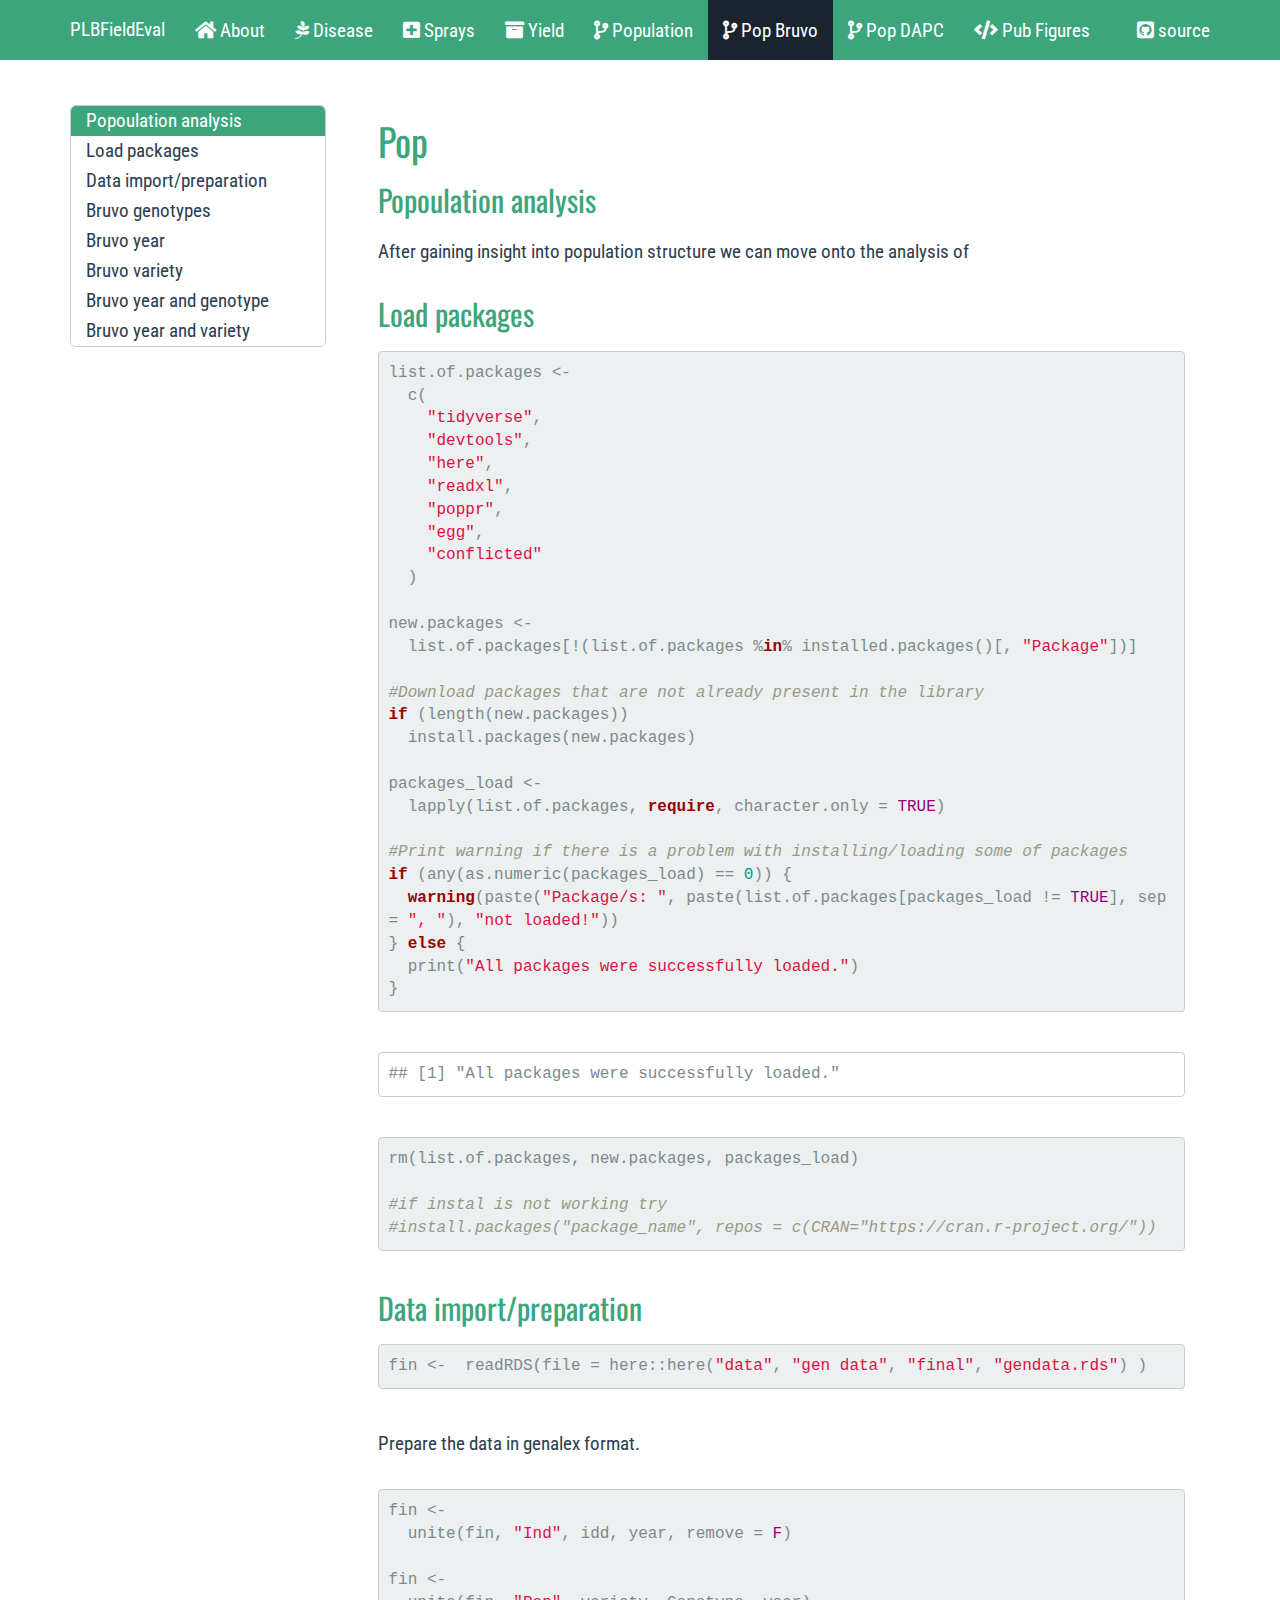
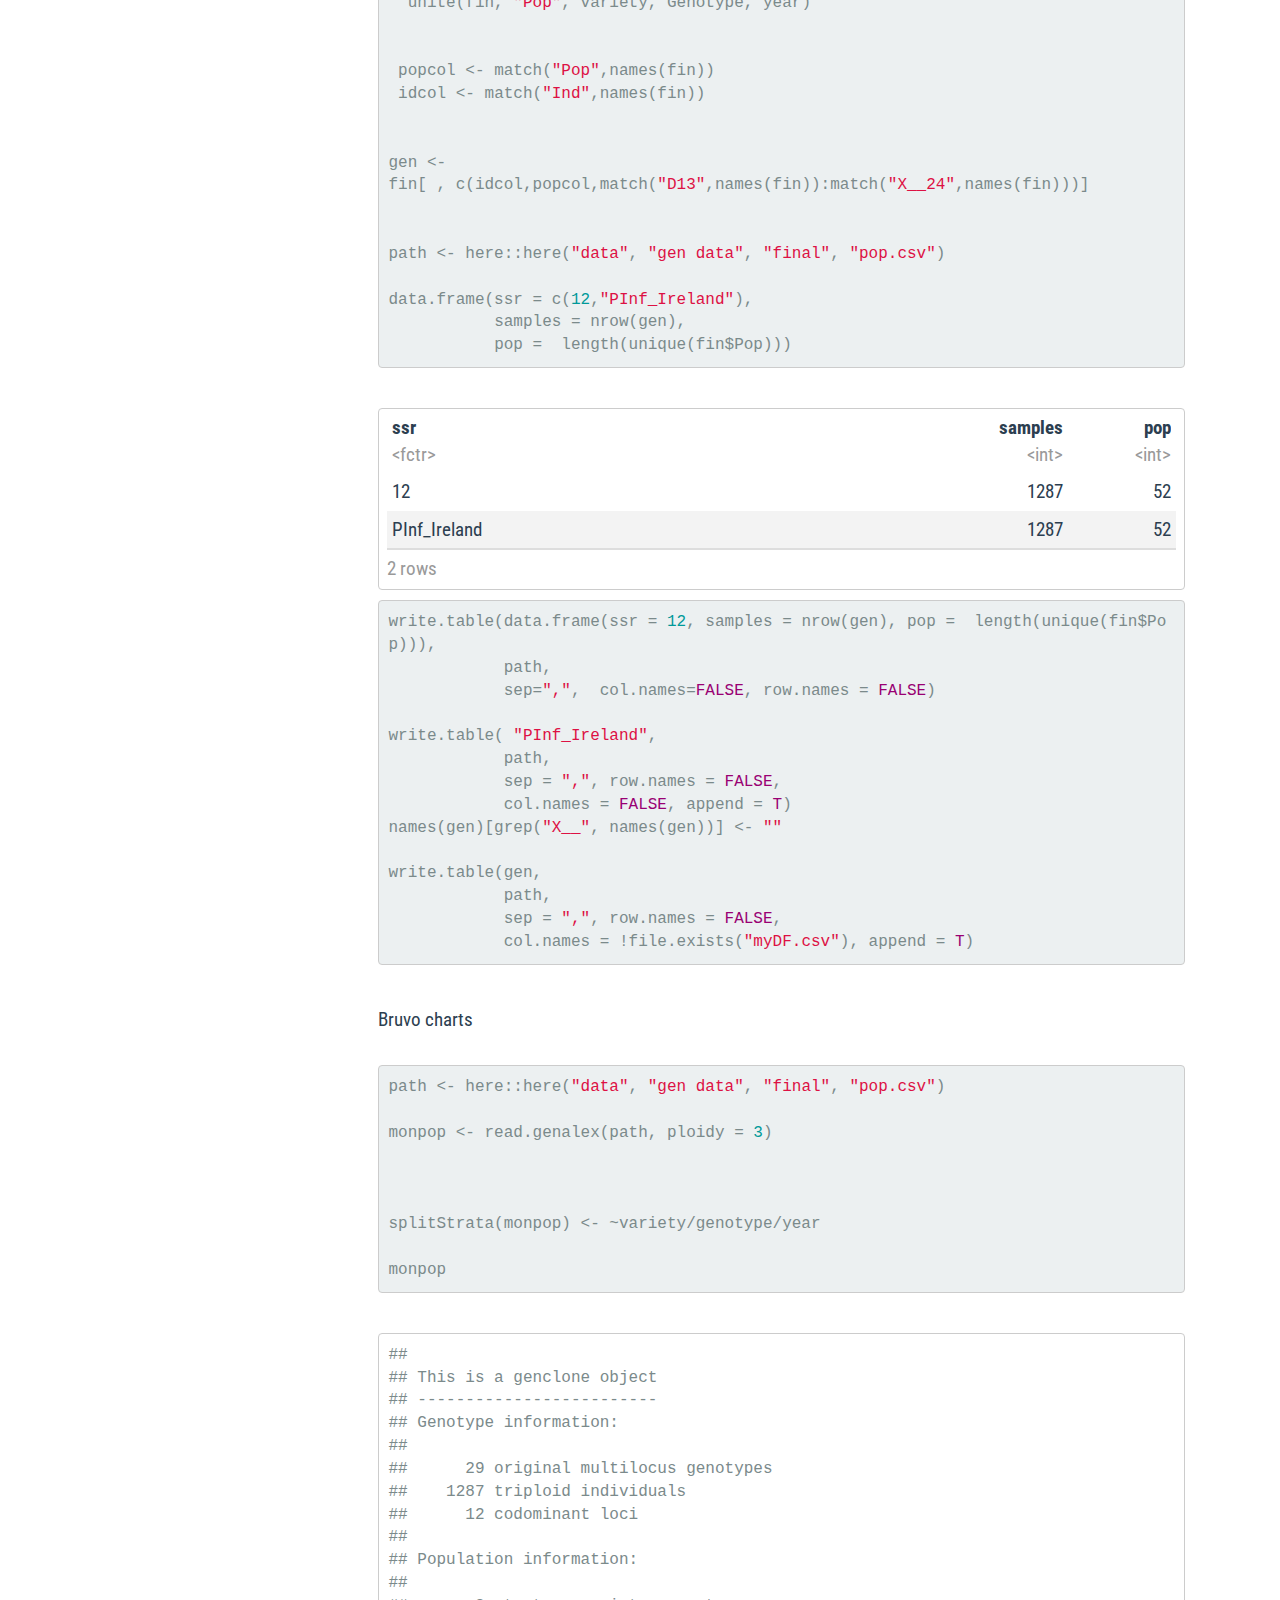
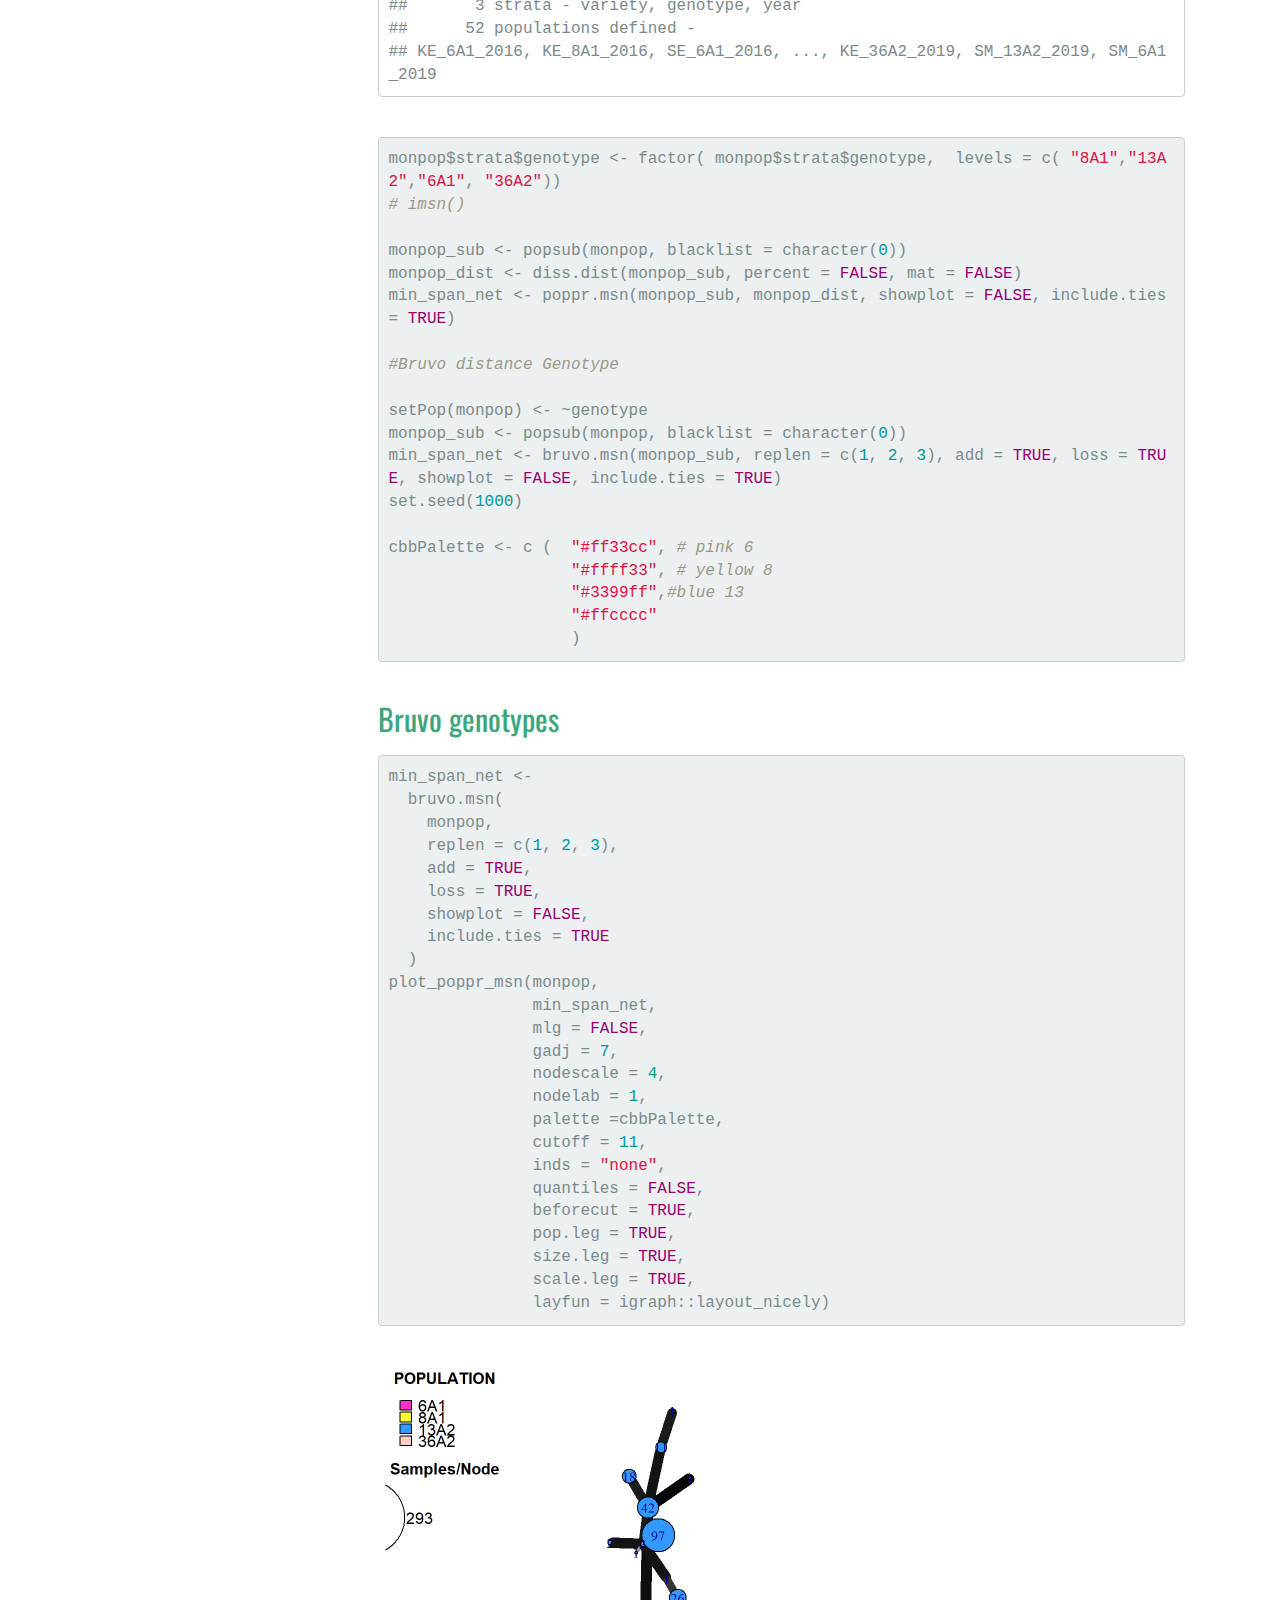
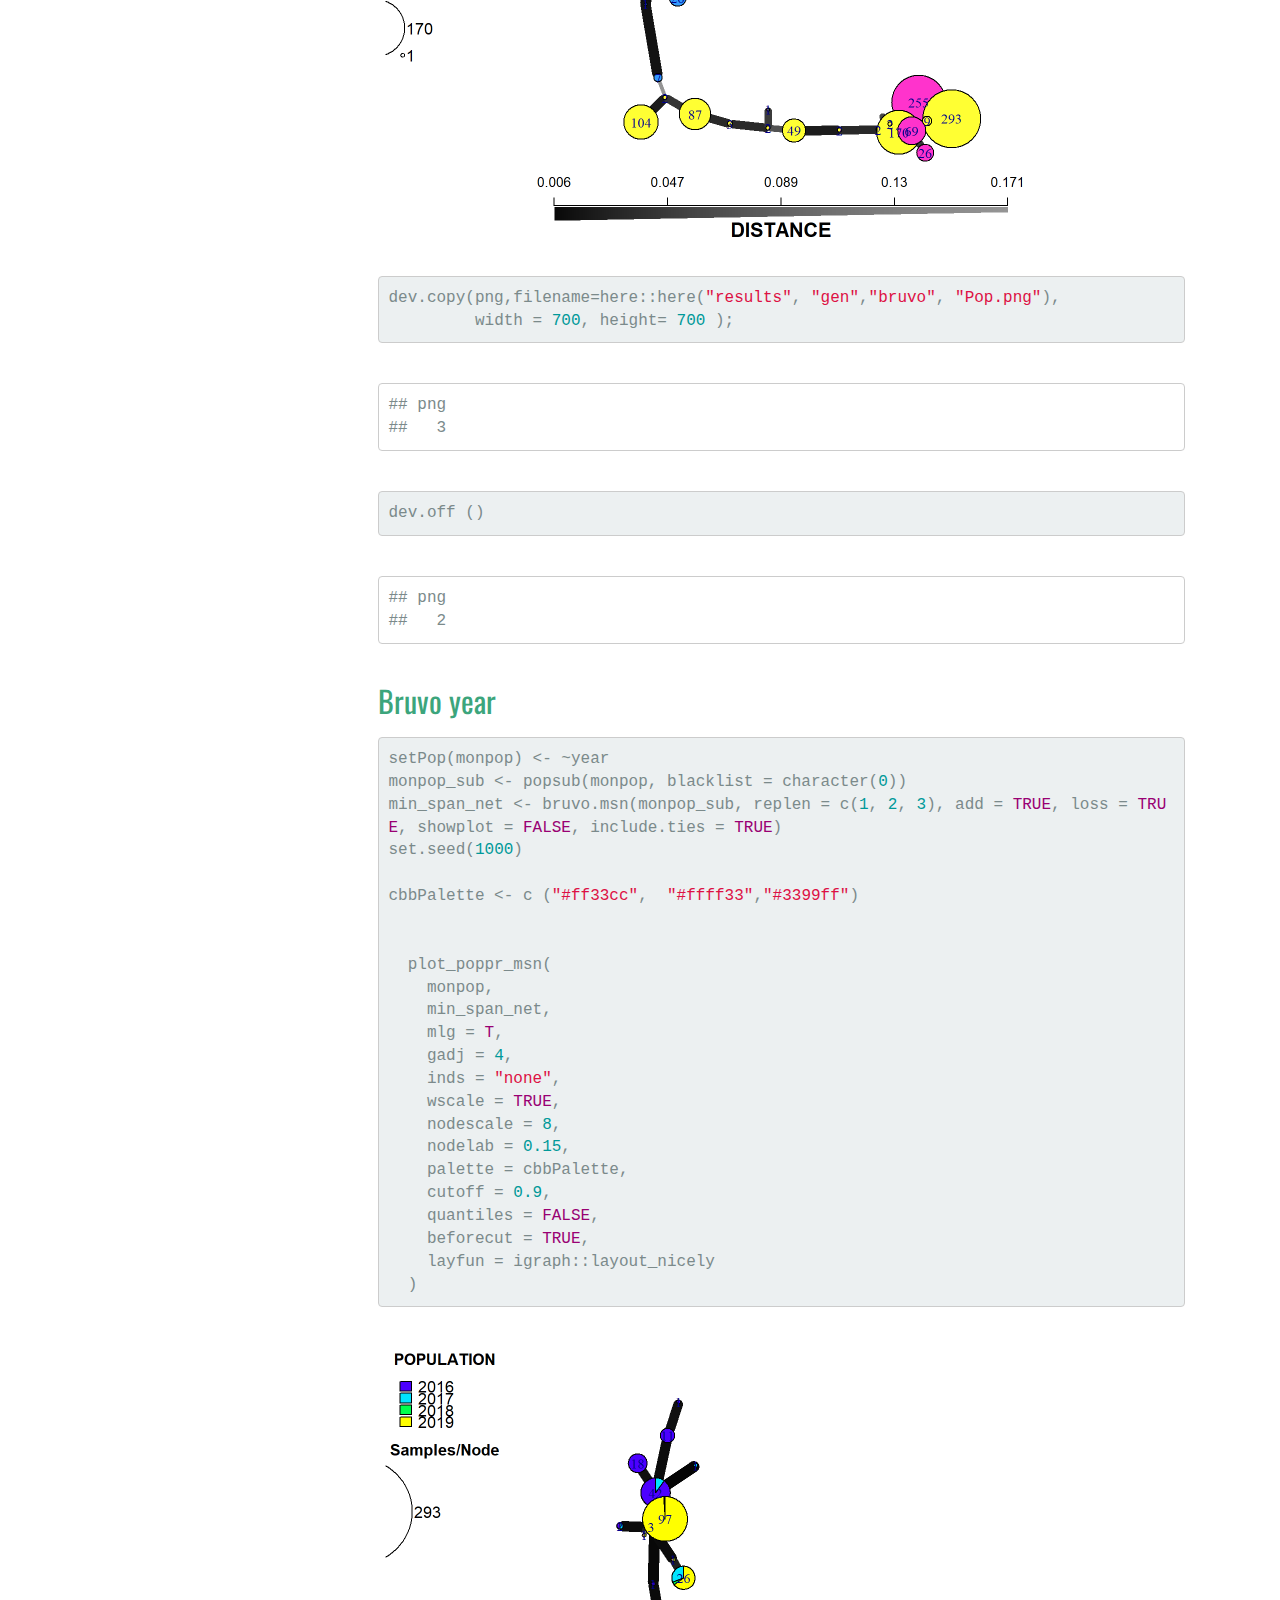
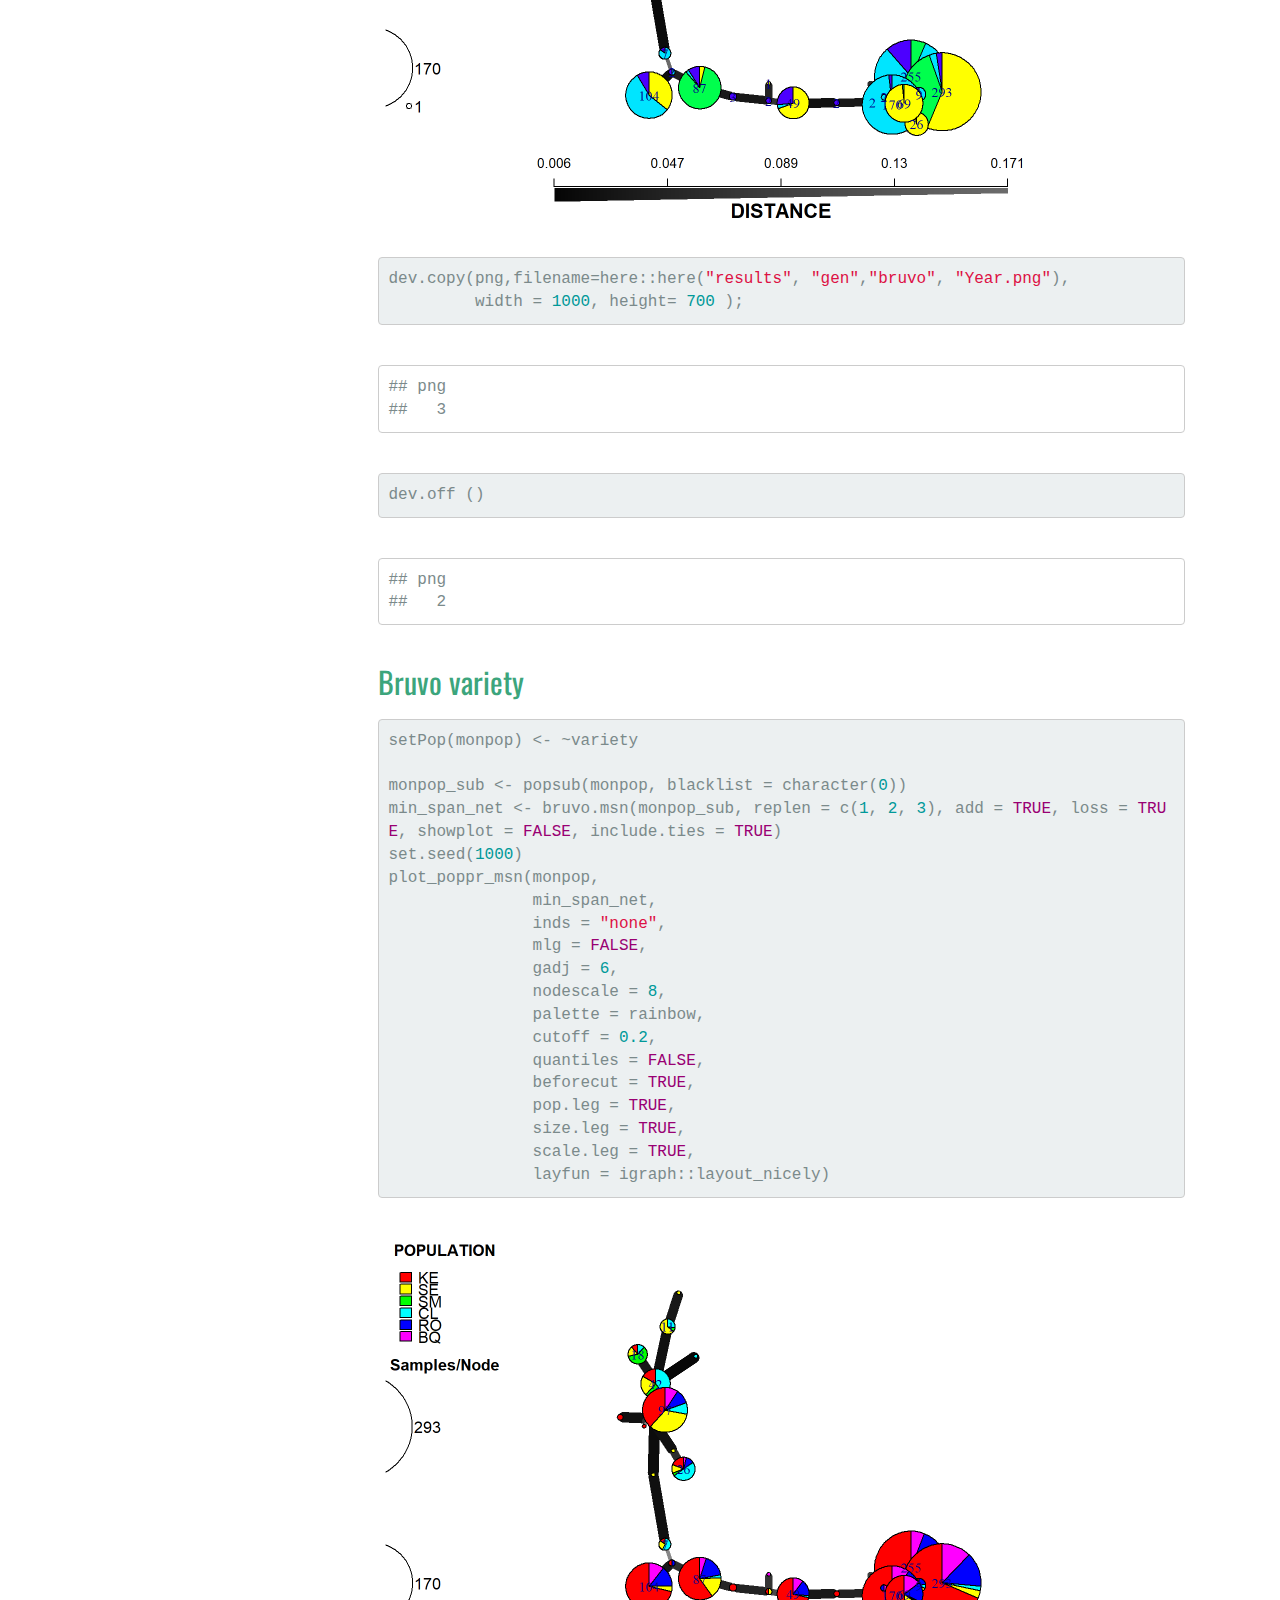
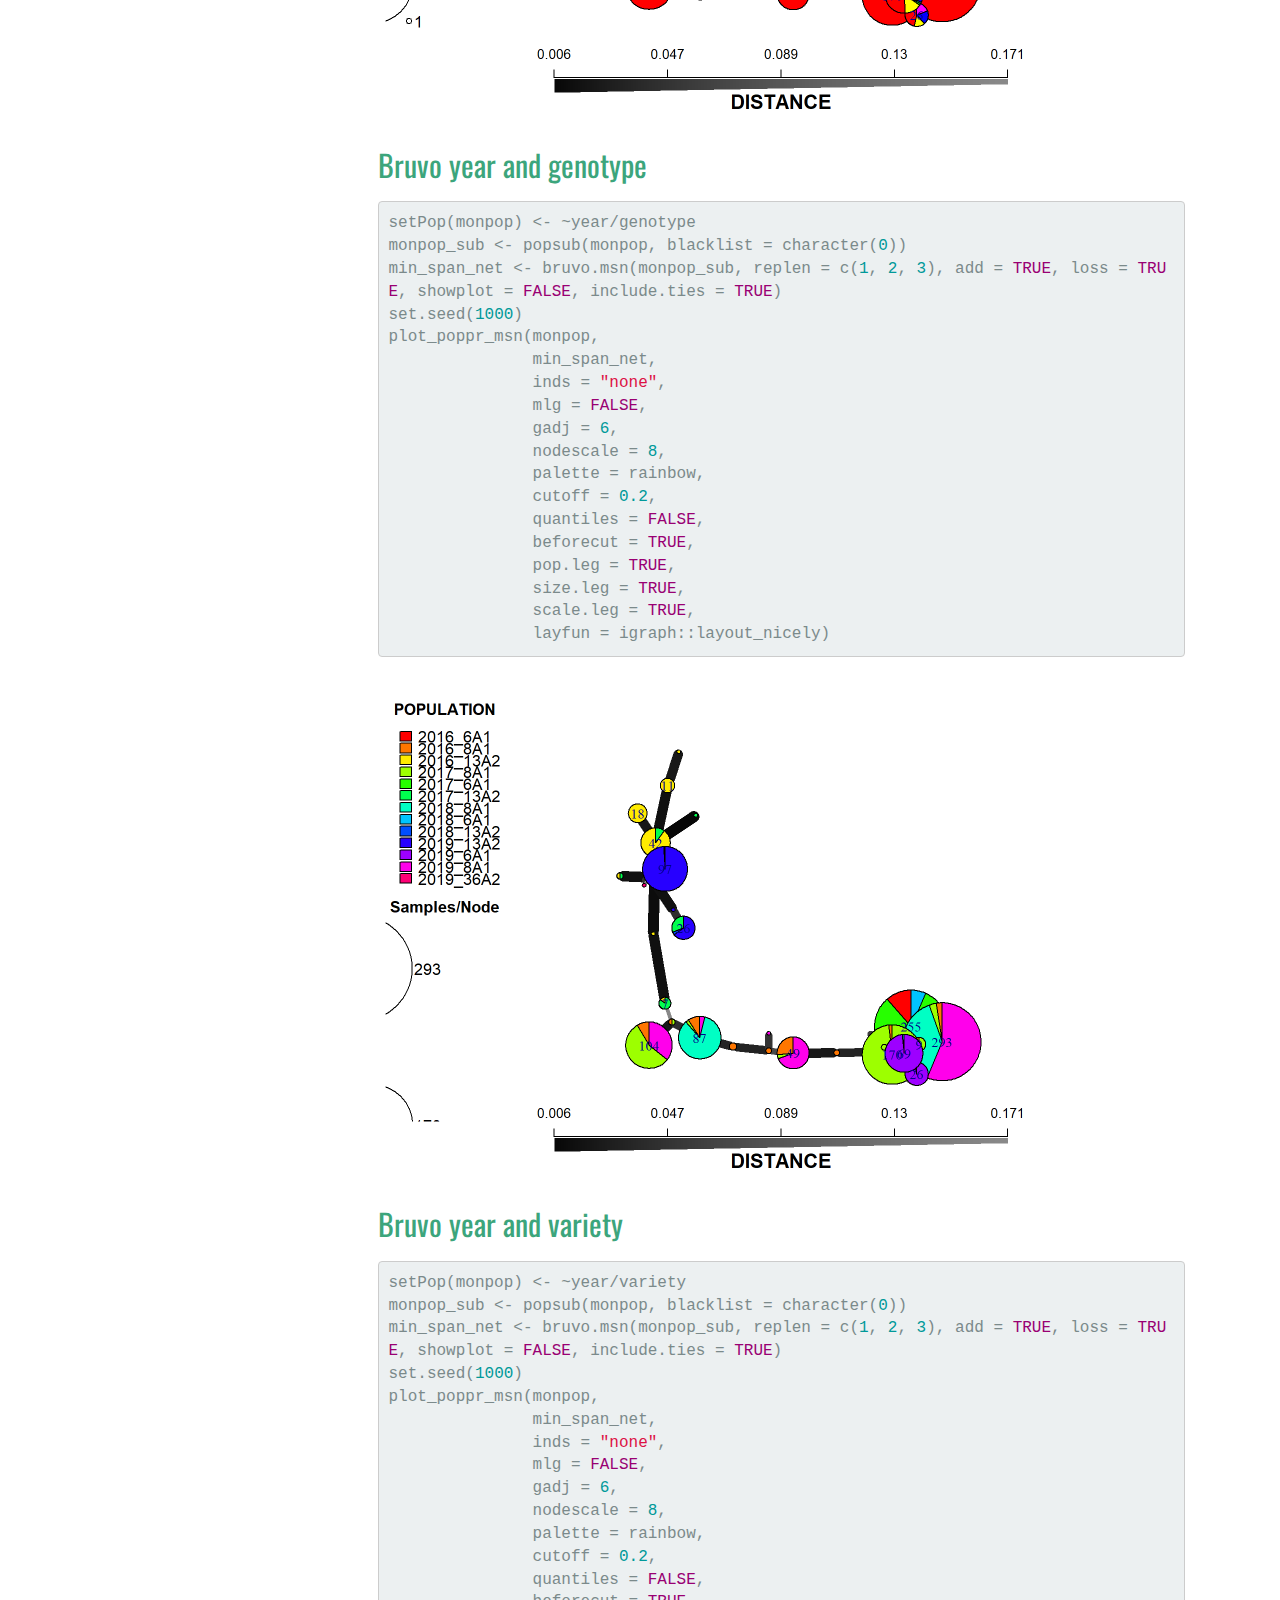
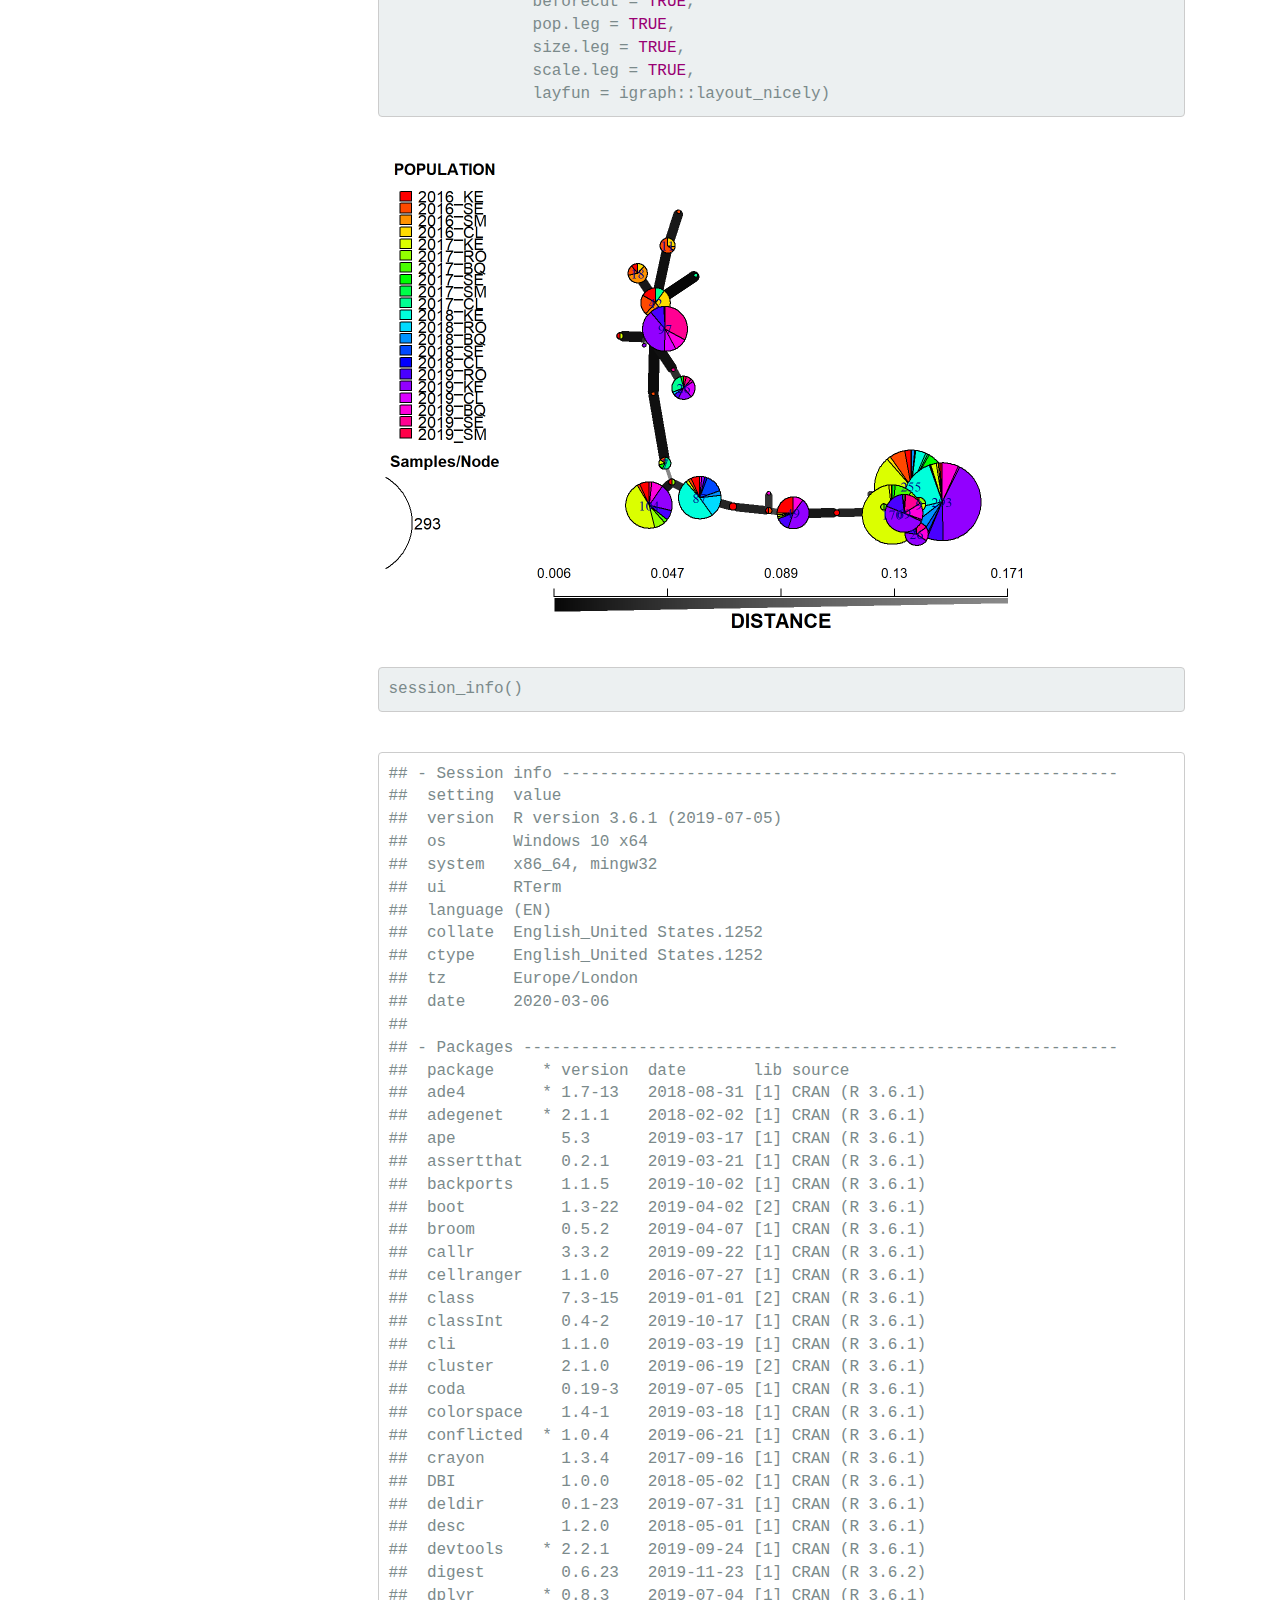
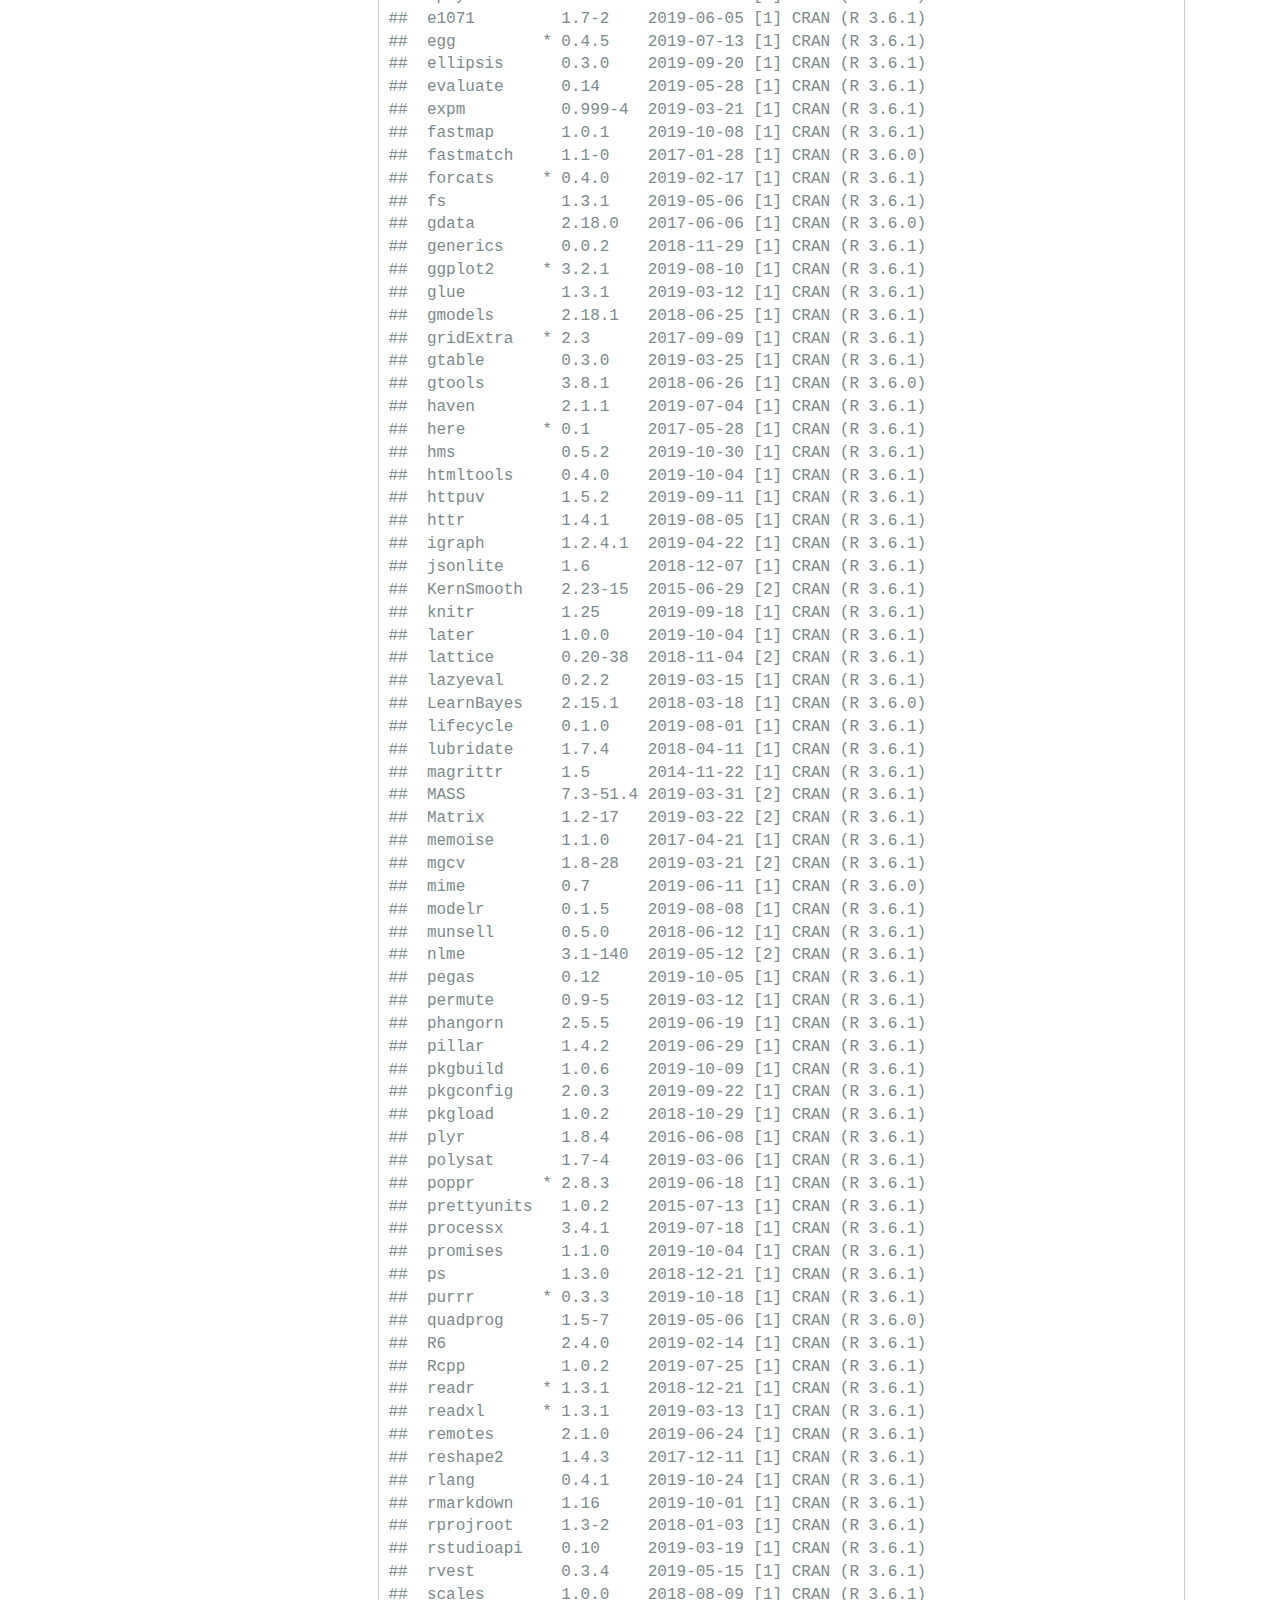
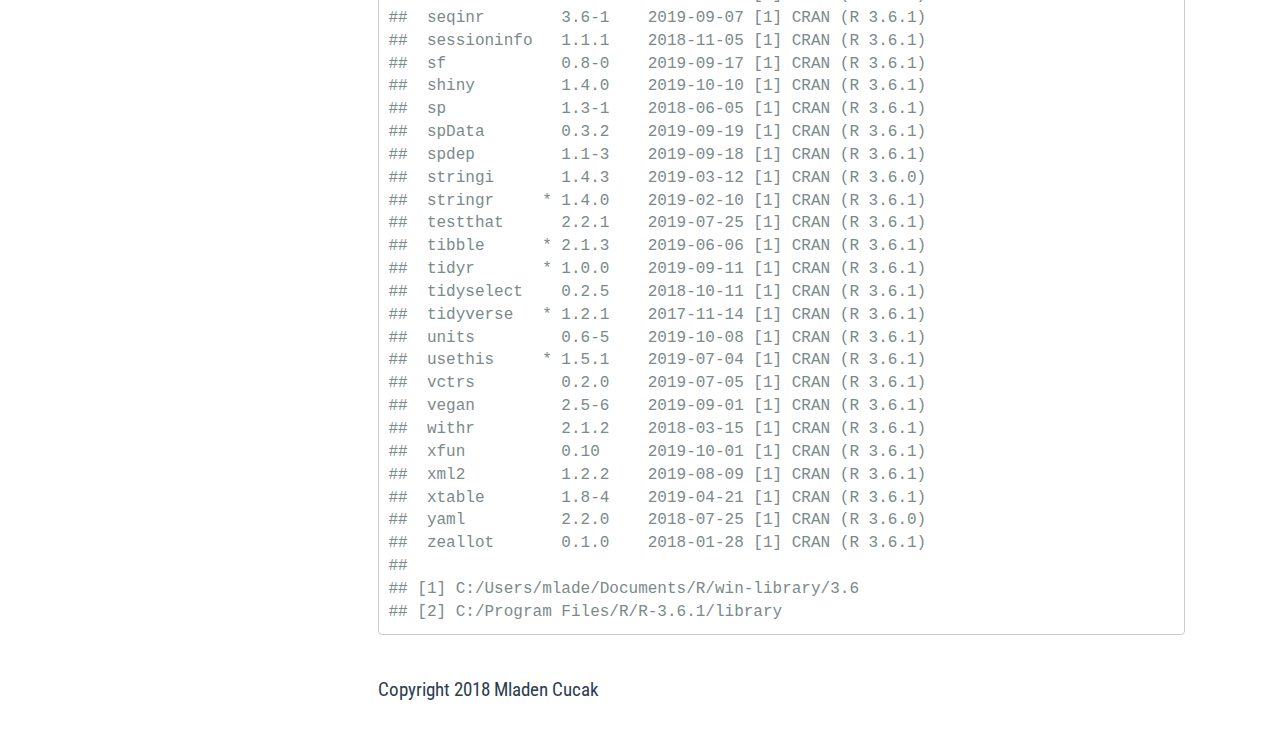
<file: docs/pop2.html>
<!DOCTYPE html>

<html xmlns="http://www.w3.org/1999/xhtml">

<head>

<meta charset="utf-8" />
<meta http-equiv="Content-Type" content="text/html; charset=utf-8" />
<meta name="generator" content="pandoc" />
<meta http-equiv="X-UA-Compatible" content="IE=EDGE" />




<title>pop2.utf8.md</title>

<script src="site_libs/jquery-1.11.3/jquery.min.js"></script>
<meta name="viewport" content="width=device-width, initial-scale=1" />
<link href="site_libs/bootstrap-3.3.5/css/flatly.min.css" rel="stylesheet" />
<script src="site_libs/bootstrap-3.3.5/js/bootstrap.min.js"></script>
<script src="site_libs/bootstrap-3.3.5/shim/html5shiv.min.js"></script>
<script src="site_libs/bootstrap-3.3.5/shim/respond.min.js"></script>
<script src="site_libs/jqueryui-1.11.4/jquery-ui.min.js"></script>
<link href="site_libs/tocify-1.9.1/jquery.tocify.css" rel="stylesheet" />
<script src="site_libs/tocify-1.9.1/jquery.tocify.js"></script>
<script src="site_libs/navigation-1.1/tabsets.js"></script>
<link href="site_libs/highlightjs-9.12.0/default.css" rel="stylesheet" />
<script src="site_libs/highlightjs-9.12.0/highlight.js"></script>
<link href="site_libs/pagedtable-1.1/css/pagedtable.css" rel="stylesheet" />
<script src="site_libs/pagedtable-1.1/js/pagedtable.js"></script>
<link href="site_libs/font-awesome-5.1.0/css/all.css" rel="stylesheet" />
<link href="site_libs/font-awesome-5.1.0/css/v4-shims.css" rel="stylesheet" />

<style type="text/css">code{white-space: pre;}</style>
<style type="text/css">
  pre:not([class]) {
    background-color: white;
  }
</style>
<script type="text/javascript">
if (window.hljs) {
  hljs.configure({languages: []});
  hljs.initHighlightingOnLoad();
  if (document.readyState && document.readyState === "complete") {
    window.setTimeout(function() { hljs.initHighlighting(); }, 0);
  }
}
</script>



<style type="text/css">
h1 {
  font-size: 34px;
}
h1.title {
  font-size: 38px;
}
h2 {
  font-size: 30px;
}
h3 {
  font-size: 24px;
}
h4 {
  font-size: 18px;
}
h5 {
  font-size: 16px;
}
h6 {
  font-size: 12px;
}
.table th:not([align]) {
  text-align: left;
}
</style>

<link rel="stylesheet" href="style.css" type="text/css" />



<style type = "text/css">
.main-container {
  max-width: 940px;
  margin-left: auto;
  margin-right: auto;
}
code {
  color: inherit;
  background-color: rgba(0, 0, 0, 0.04);
}
img {
  max-width:100%;
}
.tabbed-pane {
  padding-top: 12px;
}
.html-widget {
  margin-bottom: 20px;
}
button.code-folding-btn:focus {
  outline: none;
}
summary {
  display: list-item;
}
</style>


<style type="text/css">
/* padding for bootstrap navbar */
body {
  padding-top: 60px;
  padding-bottom: 40px;
}
/* offset scroll position for anchor links (for fixed navbar)  */
.section h1 {
  padding-top: 65px;
  margin-top: -65px;
}
.section h2 {
  padding-top: 65px;
  margin-top: -65px;
}
.section h3 {
  padding-top: 65px;
  margin-top: -65px;
}
.section h4 {
  padding-top: 65px;
  margin-top: -65px;
}
.section h5 {
  padding-top: 65px;
  margin-top: -65px;
}
.section h6 {
  padding-top: 65px;
  margin-top: -65px;
}
.dropdown-submenu {
  position: relative;
}
.dropdown-submenu>.dropdown-menu {
  top: 0;
  left: 100%;
  margin-top: -6px;
  margin-left: -1px;
  border-radius: 0 6px 6px 6px;
}
.dropdown-submenu:hover>.dropdown-menu {
  display: block;
}
.dropdown-submenu>a:after {
  display: block;
  content: " ";
  float: right;
  width: 0;
  height: 0;
  border-color: transparent;
  border-style: solid;
  border-width: 5px 0 5px 5px;
  border-left-color: #cccccc;
  margin-top: 5px;
  margin-right: -10px;
}
.dropdown-submenu:hover>a:after {
  border-left-color: #ffffff;
}
.dropdown-submenu.pull-left {
  float: none;
}
.dropdown-submenu.pull-left>.dropdown-menu {
  left: -100%;
  margin-left: 10px;
  border-radius: 6px 0 6px 6px;
}
</style>

<script>
// manage active state of menu based on current page
$(document).ready(function () {
  // active menu anchor
  href = window.location.pathname
  href = href.substr(href.lastIndexOf('/') + 1)
  if (href === "")
    href = "index.html";
  var menuAnchor = $('a[href="' + href + '"]');

  // mark it active
  menuAnchor.parent().addClass('active');

  // if it's got a parent navbar menu mark it active as well
  menuAnchor.closest('li.dropdown').addClass('active');
});
</script>

<!-- tabsets -->

<style type="text/css">
.tabset-dropdown > .nav-tabs {
  display: inline-table;
  max-height: 500px;
  min-height: 44px;
  overflow-y: auto;
  background: white;
  border: 1px solid #ddd;
  border-radius: 4px;
}

.tabset-dropdown > .nav-tabs > li.active:before {
  content: "";
  font-family: 'Glyphicons Halflings';
  display: inline-block;
  padding: 10px;
  border-right: 1px solid #ddd;
}

.tabset-dropdown > .nav-tabs.nav-tabs-open > li.active:before {
  content: "&#xe258;";
  border: none;
}

.tabset-dropdown > .nav-tabs.nav-tabs-open:before {
  content: "";
  font-family: 'Glyphicons Halflings';
  display: inline-block;
  padding: 10px;
  border-right: 1px solid #ddd;
}

.tabset-dropdown > .nav-tabs > li.active {
  display: block;
}

.tabset-dropdown > .nav-tabs > li > a,
.tabset-dropdown > .nav-tabs > li > a:focus,
.tabset-dropdown > .nav-tabs > li > a:hover {
  border: none;
  display: inline-block;
  border-radius: 4px;
}

.tabset-dropdown > .nav-tabs.nav-tabs-open > li {
  display: block;
  float: none;
}

.tabset-dropdown > .nav-tabs > li {
  display: none;
}
</style>

<!-- code folding -->



<style type="text/css">

#TOC {
  margin: 25px 0px 20px 0px;
}
@media (max-width: 768px) {
#TOC {
  position: relative;
  width: 100%;
}
}


.toc-content {
  padding-left: 30px;
  padding-right: 40px;
}

div.main-container {
  max-width: 1200px;
}

div.tocify {
  width: 20%;
  max-width: 260px;
  max-height: 85%;
}

@media (min-width: 768px) and (max-width: 991px) {
  div.tocify {
    width: 25%;
  }
}

@media (max-width: 767px) {
  div.tocify {
    width: 100%;
    max-width: none;
  }
}

.tocify ul, .tocify li {
  line-height: 20px;
}

.tocify-subheader .tocify-item {
  font-size: 0.90em;
}

.tocify .list-group-item {
  border-radius: 0px;
}

.tocify-subheader {
  display: inline;
}
.tocify-subheader .tocify-item {
  font-size: 0.95em;
}

</style>



</head>

<body>


<div class="container-fluid main-container">


<!-- setup 3col/9col grid for toc_float and main content  -->
<div class="row-fluid">
<div class="col-xs-12 col-sm-4 col-md-3">
<div id="TOC" class="tocify">
</div>
</div>

<div class="toc-content col-xs-12 col-sm-8 col-md-9">




<div class="navbar navbar-default  navbar-fixed-top" role="navigation">
  <div class="container">
    <div class="navbar-header">
      <button type="button" class="navbar-toggle collapsed" data-toggle="collapse" data-target="#navbar">
        <span class="icon-bar"></span>
        <span class="icon-bar"></span>
        <span class="icon-bar"></span>
      </button>
      <a class="navbar-brand" href="index.html">PLBFieldEval</a>
    </div>
    <div id="navbar" class="navbar-collapse collapse">
      <ul class="nav navbar-nav">
        <li>
  <a href="index.html">
    <span class="fa fa fa fa-home"></span>
     
    About
  </a>
</li>
<li>
  <a href="disdata.html">
    <span class="fa fa fa fa fa fa-pagelines"></span>
     
    Disease
  </a>
</li>
<li>
  <a href="Trt.html">
    <span class="fa fa fa fa fa fa-plus-square"></span>
     
    Sprays
  </a>
</li>
<li>
  <a href="yield.html">
    <span class="fa fa fa fa-archive"></span>
     
    Yield
  </a>
</li>
<li>
  <a href="pop.html">
    <span class="fa fa fa fa-code-fork"></span>
     
    Population
  </a>
</li>
<li>
  <a href="pop2.html">
    <span class="fa fa fa fa-code-fork"></span>
     
    Pop Bruvo
  </a>
</li>
<li>
  <a href="pop3.html">
    <span class="fa fa fa fa-code-fork"></span>
     
    Pop DAPC
  </a>
</li>
<li>
  <a href="pub_plots.html">
    <span class="fa fa fa fa-code"></span>
     
    Pub Figures
  </a>
</li>
      </ul>
      <ul class="nav navbar-nav navbar-right">
        <li>
  <a href="https://github.com/mladencucak/PLBFieldTrial">
    <span class="fa fa-github-square"></span>
     
    source
  </a>
</li>
      </ul>
    </div><!--/.nav-collapse -->
  </div><!--/.container -->
</div><!--/.navbar -->

<div class="fluid-row" id="header">



<h1 class="title toc-ignore">Pop</h1>

</div>


<div id="popoulation-analysis" class="section level2">
<h2>Popoulation analysis</h2>
<p>After gaining insight into population structure we can move onto the analysis of</p>
</div>
<div id="load-packages" class="section level2">
<h2>Load packages</h2>
<pre class="r"><code>list.of.packages &lt;-
  c(
    &quot;tidyverse&quot;,
    &quot;devtools&quot;,
    &quot;here&quot;,
    &quot;readxl&quot;,
    &quot;poppr&quot;,
    &quot;egg&quot;,
    &quot;conflicted&quot;
  )

new.packages &lt;-
  list.of.packages[!(list.of.packages %in% installed.packages()[, &quot;Package&quot;])]

#Download packages that are not already present in the library
if (length(new.packages))
  install.packages(new.packages)

packages_load &lt;-
  lapply(list.of.packages, require, character.only = TRUE)

#Print warning if there is a problem with installing/loading some of packages
if (any(as.numeric(packages_load) == 0)) {
  warning(paste(&quot;Package/s: &quot;, paste(list.of.packages[packages_load != TRUE], sep = &quot;, &quot;), &quot;not loaded!&quot;))
} else {
  print(&quot;All packages were successfully loaded.&quot;)
}</code></pre>
<pre><code>## [1] &quot;All packages were successfully loaded.&quot;</code></pre>
<pre class="r"><code>rm(list.of.packages, new.packages, packages_load)

#if instal is not working try 
#install.packages(&quot;package_name&quot;, repos = c(CRAN=&quot;https://cran.r-project.org/&quot;))</code></pre>
</div>
<div id="data-importpreparation" class="section level2">
<h2>Data import/preparation</h2>
<pre class="r"><code>fin &lt;-  readRDS(file = here::here(&quot;data&quot;, &quot;gen data&quot;, &quot;final&quot;, &quot;gendata.rds&quot;) )</code></pre>
<p>Prepare the data in genalex format.</p>
<pre class="r"><code>fin &lt;- 
  unite(fin, &quot;Ind&quot;, idd, year, remove = F)

fin &lt;- 
  unite(fin, &quot;Pop&quot;, variety, Genotype, year) 


 popcol &lt;- match(&quot;Pop&quot;,names(fin))
 idcol &lt;- match(&quot;Ind&quot;,names(fin))


gen &lt;- 
fin[ , c(idcol,popcol,match(&quot;D13&quot;,names(fin)):match(&quot;X__24&quot;,names(fin)))]


path &lt;- here::here(&quot;data&quot;, &quot;gen data&quot;, &quot;final&quot;, &quot;pop.csv&quot;)

data.frame(ssr = c(12,&quot;PInf_Ireland&quot;), 
           samples = nrow(gen), 
           pop =  length(unique(fin$Pop)))</code></pre>
<div data-pagedtable="false">
<script data-pagedtable-source type="application/json">
{"columns":[{"label":["ssr"],"name":[1],"type":["fctr"],"align":["left"]},{"label":["samples"],"name":[2],"type":["int"],"align":["right"]},{"label":["pop"],"name":[3],"type":["int"],"align":["right"]}],"data":[{"1":"12","2":"1287","3":"52"},{"1":"PInf_Ireland","2":"1287","3":"52"}],"options":{"columns":{"min":{},"max":[10]},"rows":{"min":[10],"max":[10]},"pages":{}}}
  </script>
</div>
<pre class="r"><code>write.table(data.frame(ssr = 12, samples = nrow(gen), pop =  length(unique(fin$Pop))),
            path,
            sep=&quot;,&quot;,  col.names=FALSE, row.names = FALSE)

write.table( &quot;PInf_Ireland&quot;,
            path,
            sep = &quot;,&quot;, row.names = FALSE,
            col.names = FALSE, append = T)
names(gen)[grep(&quot;X__&quot;, names(gen))] &lt;- &quot;&quot;

write.table(gen,
            path,
            sep = &quot;,&quot;, row.names = FALSE,
            col.names = !file.exists(&quot;myDF.csv&quot;), append = T)</code></pre>
<p>Bruvo charts</p>
<pre class="r"><code>path &lt;- here::here(&quot;data&quot;, &quot;gen data&quot;, &quot;final&quot;, &quot;pop.csv&quot;)

monpop &lt;- read.genalex(path, ploidy = 3)



splitStrata(monpop) &lt;- ~variety/genotype/year

monpop</code></pre>
<pre><code>## 
## This is a genclone object
## -------------------------
## Genotype information:
## 
##      29 original multilocus genotypes 
##    1287 triploid individuals
##      12 codominant loci
## 
## Population information:
## 
##       3 strata - variety, genotype, year
##      52 populations defined - 
## KE_6A1_2016, KE_8A1_2016, SE_6A1_2016, ..., KE_36A2_2019, SM_13A2_2019, SM_6A1_2019</code></pre>
<pre class="r"><code>monpop$strata$genotype &lt;- factor( monpop$strata$genotype,  levels = c( &quot;8A1&quot;,&quot;13A2&quot;,&quot;6A1&quot;, &quot;36A2&quot;))
# imsn()

monpop_sub &lt;- popsub(monpop, blacklist = character(0))
monpop_dist &lt;- diss.dist(monpop_sub, percent = FALSE, mat = FALSE)
min_span_net &lt;- poppr.msn(monpop_sub, monpop_dist, showplot = FALSE, include.ties = TRUE)

#Bruvo distance Genotype

setPop(monpop) &lt;- ~genotype
monpop_sub &lt;- popsub(monpop, blacklist = character(0))
min_span_net &lt;- bruvo.msn(monpop_sub, replen = c(1, 2, 3), add = TRUE, loss = TRUE, showplot = FALSE, include.ties = TRUE)
set.seed(1000)

cbbPalette &lt;- c (  &quot;#ff33cc&quot;, # pink 6
                   &quot;#ffff33&quot;, # yellow 8
                   &quot;#3399ff&quot;,#blue 13
                   &quot;#ffcccc&quot;
                   )</code></pre>
</div>
<div id="bruvo-genotypes" class="section level2">
<h2>Bruvo genotypes</h2>
<pre class="r"><code>min_span_net &lt;-
  bruvo.msn(
    monpop,
    replen = c(1, 2, 3),
    add = TRUE,
    loss = TRUE,
    showplot = FALSE,
    include.ties = TRUE
  )
plot_poppr_msn(monpop,
               min_span_net,
               mlg = FALSE,
               gadj = 7,
               nodescale = 4,
               nodelab = 1,
               palette =cbbPalette,
               cutoff = 11,
               inds = &quot;none&quot;,
               quantiles = FALSE,
               beforecut = TRUE,
               pop.leg = TRUE,
               size.leg = TRUE,
               scale.leg = TRUE,
               layfun = igraph::layout_nicely)</code></pre>
<p><img src="pop2_files/figure-html/bruvo1-1.png" width="672" /></p>
<pre class="r"><code>dev.copy(png,filename=here::here(&quot;results&quot;, &quot;gen&quot;,&quot;bruvo&quot;, &quot;Pop.png&quot;),
         width = 700, height= 700 );</code></pre>
<pre><code>## png 
##   3</code></pre>
<pre class="r"><code>dev.off ()</code></pre>
<pre><code>## png 
##   2</code></pre>
</div>
<div id="bruvo-year" class="section level2">
<h2>Bruvo year</h2>
<pre class="r"><code>setPop(monpop) &lt;- ~year
monpop_sub &lt;- popsub(monpop, blacklist = character(0))
min_span_net &lt;- bruvo.msn(monpop_sub, replen = c(1, 2, 3), add = TRUE, loss = TRUE, showplot = FALSE, include.ties = TRUE)
set.seed(1000)

cbbPalette &lt;- c (&quot;#ff33cc&quot;,  &quot;#ffff33&quot;,&quot;#3399ff&quot;) 

 
  plot_poppr_msn(
    monpop,
    min_span_net,
    mlg = T,
    gadj = 4,
    inds = &quot;none&quot;,
    wscale = TRUE,
    nodescale = 8,
    nodelab = 0.15,
    palette = cbbPalette,
    cutoff = 0.9,
    quantiles = FALSE,
    beforecut = TRUE,
    layfun = igraph::layout_nicely
  )</code></pre>
<p><img src="pop2_files/figure-html/bruvoyear-1.png" width="672" /></p>
<pre class="r"><code>dev.copy(png,filename=here::here(&quot;results&quot;, &quot;gen&quot;,&quot;bruvo&quot;, &quot;Year.png&quot;),
         width = 1000, height= 700 );</code></pre>
<pre><code>## png 
##   3</code></pre>
<pre class="r"><code>dev.off ()</code></pre>
<pre><code>## png 
##   2</code></pre>
</div>
<div id="bruvo-variety" class="section level2">
<h2>Bruvo variety</h2>
<pre class="r"><code>setPop(monpop) &lt;- ~variety

monpop_sub &lt;- popsub(monpop, blacklist = character(0))
min_span_net &lt;- bruvo.msn(monpop_sub, replen = c(1, 2, 3), add = TRUE, loss = TRUE, showplot = FALSE, include.ties = TRUE)
set.seed(1000)
plot_poppr_msn(monpop,
               min_span_net,
               inds = &quot;none&quot;,
               mlg = FALSE,
               gadj = 6,
               nodescale = 8,
               palette = rainbow,
               cutoff = 0.2,
               quantiles = FALSE,
               beforecut = TRUE,
               pop.leg = TRUE,
               size.leg = TRUE,
               scale.leg = TRUE,
               layfun = igraph::layout_nicely)</code></pre>
<p><img src="pop2_files/figure-html/bruvovar-1.png" width="672" /></p>
</div>
<div id="bruvo-year-and-genotype" class="section level2">
<h2>Bruvo year and genotype</h2>
<pre class="r"><code>setPop(monpop) &lt;- ~year/genotype
monpop_sub &lt;- popsub(monpop, blacklist = character(0))
min_span_net &lt;- bruvo.msn(monpop_sub, replen = c(1, 2, 3), add = TRUE, loss = TRUE, showplot = FALSE, include.ties = TRUE)
set.seed(1000)
plot_poppr_msn(monpop,
               min_span_net,
               inds = &quot;none&quot;,
               mlg = FALSE,
               gadj = 6,
               nodescale = 8,
               palette = rainbow,
               cutoff = 0.2,
               quantiles = FALSE,
               beforecut = TRUE,
               pop.leg = TRUE,
               size.leg = TRUE,
               scale.leg = TRUE,
               layfun = igraph::layout_nicely)</code></pre>
<p><img src="pop2_files/figure-html/year_gen_bruvo-1.png" width="672" /></p>
</div>
<div id="bruvo-year-and-variety" class="section level2">
<h2>Bruvo year and variety</h2>
<pre class="r"><code>setPop(monpop) &lt;- ~year/variety
monpop_sub &lt;- popsub(monpop, blacklist = character(0))
min_span_net &lt;- bruvo.msn(monpop_sub, replen = c(1, 2, 3), add = TRUE, loss = TRUE, showplot = FALSE, include.ties = TRUE)
set.seed(1000)
plot_poppr_msn(monpop,
               min_span_net,
               inds = &quot;none&quot;,
               mlg = FALSE,
               gadj = 6,
               nodescale = 8,
               palette = rainbow,
               cutoff = 0.2,
               quantiles = FALSE,
               beforecut = TRUE,
               pop.leg = TRUE,
               size.leg = TRUE,
               scale.leg = TRUE,
               layfun = igraph::layout_nicely)</code></pre>
<p><img src="pop2_files/figure-html/year_var_bruvo-1.png" width="672" /></p>
<pre class="r"><code>session_info()</code></pre>
<pre><code>## - Session info ----------------------------------------------------------
##  setting  value                       
##  version  R version 3.6.1 (2019-07-05)
##  os       Windows 10 x64              
##  system   x86_64, mingw32             
##  ui       RTerm                       
##  language (EN)                        
##  collate  English_United States.1252  
##  ctype    English_United States.1252  
##  tz       Europe/London               
##  date     2020-03-06                  
## 
## - Packages --------------------------------------------------------------
##  package     * version  date       lib source        
##  ade4        * 1.7-13   2018-08-31 [1] CRAN (R 3.6.1)
##  adegenet    * 2.1.1    2018-02-02 [1] CRAN (R 3.6.1)
##  ape           5.3      2019-03-17 [1] CRAN (R 3.6.1)
##  assertthat    0.2.1    2019-03-21 [1] CRAN (R 3.6.1)
##  backports     1.1.5    2019-10-02 [1] CRAN (R 3.6.1)
##  boot          1.3-22   2019-04-02 [2] CRAN (R 3.6.1)
##  broom         0.5.2    2019-04-07 [1] CRAN (R 3.6.1)
##  callr         3.3.2    2019-09-22 [1] CRAN (R 3.6.1)
##  cellranger    1.1.0    2016-07-27 [1] CRAN (R 3.6.1)
##  class         7.3-15   2019-01-01 [2] CRAN (R 3.6.1)
##  classInt      0.4-2    2019-10-17 [1] CRAN (R 3.6.1)
##  cli           1.1.0    2019-03-19 [1] CRAN (R 3.6.1)
##  cluster       2.1.0    2019-06-19 [2] CRAN (R 3.6.1)
##  coda          0.19-3   2019-07-05 [1] CRAN (R 3.6.1)
##  colorspace    1.4-1    2019-03-18 [1] CRAN (R 3.6.1)
##  conflicted  * 1.0.4    2019-06-21 [1] CRAN (R 3.6.1)
##  crayon        1.3.4    2017-09-16 [1] CRAN (R 3.6.1)
##  DBI           1.0.0    2018-05-02 [1] CRAN (R 3.6.1)
##  deldir        0.1-23   2019-07-31 [1] CRAN (R 3.6.1)
##  desc          1.2.0    2018-05-01 [1] CRAN (R 3.6.1)
##  devtools    * 2.2.1    2019-09-24 [1] CRAN (R 3.6.1)
##  digest        0.6.23   2019-11-23 [1] CRAN (R 3.6.2)
##  dplyr       * 0.8.3    2019-07-04 [1] CRAN (R 3.6.1)
##  e1071         1.7-2    2019-06-05 [1] CRAN (R 3.6.1)
##  egg         * 0.4.5    2019-07-13 [1] CRAN (R 3.6.1)
##  ellipsis      0.3.0    2019-09-20 [1] CRAN (R 3.6.1)
##  evaluate      0.14     2019-05-28 [1] CRAN (R 3.6.1)
##  expm          0.999-4  2019-03-21 [1] CRAN (R 3.6.1)
##  fastmap       1.0.1    2019-10-08 [1] CRAN (R 3.6.1)
##  fastmatch     1.1-0    2017-01-28 [1] CRAN (R 3.6.0)
##  forcats     * 0.4.0    2019-02-17 [1] CRAN (R 3.6.1)
##  fs            1.3.1    2019-05-06 [1] CRAN (R 3.6.1)
##  gdata         2.18.0   2017-06-06 [1] CRAN (R 3.6.0)
##  generics      0.0.2    2018-11-29 [1] CRAN (R 3.6.1)
##  ggplot2     * 3.2.1    2019-08-10 [1] CRAN (R 3.6.1)
##  glue          1.3.1    2019-03-12 [1] CRAN (R 3.6.1)
##  gmodels       2.18.1   2018-06-25 [1] CRAN (R 3.6.1)
##  gridExtra   * 2.3      2017-09-09 [1] CRAN (R 3.6.1)
##  gtable        0.3.0    2019-03-25 [1] CRAN (R 3.6.1)
##  gtools        3.8.1    2018-06-26 [1] CRAN (R 3.6.0)
##  haven         2.1.1    2019-07-04 [1] CRAN (R 3.6.1)
##  here        * 0.1      2017-05-28 [1] CRAN (R 3.6.1)
##  hms           0.5.2    2019-10-30 [1] CRAN (R 3.6.1)
##  htmltools     0.4.0    2019-10-04 [1] CRAN (R 3.6.1)
##  httpuv        1.5.2    2019-09-11 [1] CRAN (R 3.6.1)
##  httr          1.4.1    2019-08-05 [1] CRAN (R 3.6.1)
##  igraph        1.2.4.1  2019-04-22 [1] CRAN (R 3.6.1)
##  jsonlite      1.6      2018-12-07 [1] CRAN (R 3.6.1)
##  KernSmooth    2.23-15  2015-06-29 [2] CRAN (R 3.6.1)
##  knitr         1.25     2019-09-18 [1] CRAN (R 3.6.1)
##  later         1.0.0    2019-10-04 [1] CRAN (R 3.6.1)
##  lattice       0.20-38  2018-11-04 [2] CRAN (R 3.6.1)
##  lazyeval      0.2.2    2019-03-15 [1] CRAN (R 3.6.1)
##  LearnBayes    2.15.1   2018-03-18 [1] CRAN (R 3.6.0)
##  lifecycle     0.1.0    2019-08-01 [1] CRAN (R 3.6.1)
##  lubridate     1.7.4    2018-04-11 [1] CRAN (R 3.6.1)
##  magrittr      1.5      2014-11-22 [1] CRAN (R 3.6.1)
##  MASS          7.3-51.4 2019-03-31 [2] CRAN (R 3.6.1)
##  Matrix        1.2-17   2019-03-22 [2] CRAN (R 3.6.1)
##  memoise       1.1.0    2017-04-21 [1] CRAN (R 3.6.1)
##  mgcv          1.8-28   2019-03-21 [2] CRAN (R 3.6.1)
##  mime          0.7      2019-06-11 [1] CRAN (R 3.6.0)
##  modelr        0.1.5    2019-08-08 [1] CRAN (R 3.6.1)
##  munsell       0.5.0    2018-06-12 [1] CRAN (R 3.6.1)
##  nlme          3.1-140  2019-05-12 [2] CRAN (R 3.6.1)
##  pegas         0.12     2019-10-05 [1] CRAN (R 3.6.1)
##  permute       0.9-5    2019-03-12 [1] CRAN (R 3.6.1)
##  phangorn      2.5.5    2019-06-19 [1] CRAN (R 3.6.1)
##  pillar        1.4.2    2019-06-29 [1] CRAN (R 3.6.1)
##  pkgbuild      1.0.6    2019-10-09 [1] CRAN (R 3.6.1)
##  pkgconfig     2.0.3    2019-09-22 [1] CRAN (R 3.6.1)
##  pkgload       1.0.2    2018-10-29 [1] CRAN (R 3.6.1)
##  plyr          1.8.4    2016-06-08 [1] CRAN (R 3.6.1)
##  polysat       1.7-4    2019-03-06 [1] CRAN (R 3.6.1)
##  poppr       * 2.8.3    2019-06-18 [1] CRAN (R 3.6.1)
##  prettyunits   1.0.2    2015-07-13 [1] CRAN (R 3.6.1)
##  processx      3.4.1    2019-07-18 [1] CRAN (R 3.6.1)
##  promises      1.1.0    2019-10-04 [1] CRAN (R 3.6.1)
##  ps            1.3.0    2018-12-21 [1] CRAN (R 3.6.1)
##  purrr       * 0.3.3    2019-10-18 [1] CRAN (R 3.6.1)
##  quadprog      1.5-7    2019-05-06 [1] CRAN (R 3.6.0)
##  R6            2.4.0    2019-02-14 [1] CRAN (R 3.6.1)
##  Rcpp          1.0.2    2019-07-25 [1] CRAN (R 3.6.1)
##  readr       * 1.3.1    2018-12-21 [1] CRAN (R 3.6.1)
##  readxl      * 1.3.1    2019-03-13 [1] CRAN (R 3.6.1)
##  remotes       2.1.0    2019-06-24 [1] CRAN (R 3.6.1)
##  reshape2      1.4.3    2017-12-11 [1] CRAN (R 3.6.1)
##  rlang         0.4.1    2019-10-24 [1] CRAN (R 3.6.1)
##  rmarkdown     1.16     2019-10-01 [1] CRAN (R 3.6.1)
##  rprojroot     1.3-2    2018-01-03 [1] CRAN (R 3.6.1)
##  rstudioapi    0.10     2019-03-19 [1] CRAN (R 3.6.1)
##  rvest         0.3.4    2019-05-15 [1] CRAN (R 3.6.1)
##  scales        1.0.0    2018-08-09 [1] CRAN (R 3.6.1)
##  seqinr        3.6-1    2019-09-07 [1] CRAN (R 3.6.1)
##  sessioninfo   1.1.1    2018-11-05 [1] CRAN (R 3.6.1)
##  sf            0.8-0    2019-09-17 [1] CRAN (R 3.6.1)
##  shiny         1.4.0    2019-10-10 [1] CRAN (R 3.6.1)
##  sp            1.3-1    2018-06-05 [1] CRAN (R 3.6.1)
##  spData        0.3.2    2019-09-19 [1] CRAN (R 3.6.1)
##  spdep         1.1-3    2019-09-18 [1] CRAN (R 3.6.1)
##  stringi       1.4.3    2019-03-12 [1] CRAN (R 3.6.0)
##  stringr     * 1.4.0    2019-02-10 [1] CRAN (R 3.6.1)
##  testthat      2.2.1    2019-07-25 [1] CRAN (R 3.6.1)
##  tibble      * 2.1.3    2019-06-06 [1] CRAN (R 3.6.1)
##  tidyr       * 1.0.0    2019-09-11 [1] CRAN (R 3.6.1)
##  tidyselect    0.2.5    2018-10-11 [1] CRAN (R 3.6.1)
##  tidyverse   * 1.2.1    2017-11-14 [1] CRAN (R 3.6.1)
##  units         0.6-5    2019-10-08 [1] CRAN (R 3.6.1)
##  usethis     * 1.5.1    2019-07-04 [1] CRAN (R 3.6.1)
##  vctrs         0.2.0    2019-07-05 [1] CRAN (R 3.6.1)
##  vegan         2.5-6    2019-09-01 [1] CRAN (R 3.6.1)
##  withr         2.1.2    2018-03-15 [1] CRAN (R 3.6.1)
##  xfun          0.10     2019-10-01 [1] CRAN (R 3.6.1)
##  xml2          1.2.2    2019-08-09 [1] CRAN (R 3.6.1)
##  xtable        1.8-4    2019-04-21 [1] CRAN (R 3.6.1)
##  yaml          2.2.0    2018-07-25 [1] CRAN (R 3.6.0)
##  zeallot       0.1.0    2018-01-28 [1] CRAN (R 3.6.1)
## 
## [1] C:/Users/mlade/Documents/R/win-library/3.6
## [2] C:/Program Files/R/R-3.6.1/library</code></pre>
</div>



Copyright 2018 Mladen Cucak


</div>
</div>

</div>

<script>

// add bootstrap table styles to pandoc tables
function bootstrapStylePandocTables() {
  $('tr.header').parent('thead').parent('table').addClass('table table-condensed');
}
$(document).ready(function () {
  bootstrapStylePandocTables();
});


</script>

<!-- tabsets -->

<script>
$(document).ready(function () {
  window.buildTabsets("TOC");
});

$(document).ready(function () {
  $('.tabset-dropdown > .nav-tabs > li').click(function () {
    $(this).parent().toggleClass('nav-tabs-open')
  });
});
</script>

<!-- code folding -->

<script>
$(document).ready(function ()  {

    // move toc-ignore selectors from section div to header
    $('div.section.toc-ignore')
        .removeClass('toc-ignore')
        .children('h1,h2,h3,h4,h5').addClass('toc-ignore');

    // establish options
    var options = {
      selectors: "h1,h2,h3",
      theme: "bootstrap3",
      context: '.toc-content',
      hashGenerator: function (text) {
        return text.replace(/[.\\/?&!#<>]/g, '').replace(/\s/g, '_').toLowerCase();
      },
      ignoreSelector: ".toc-ignore",
      scrollTo: 0
    };
    options.showAndHide = false;
    options.smoothScroll = false;

    // tocify
    var toc = $("#TOC").tocify(options).data("toc-tocify");
});
</script>

<!-- dynamically load mathjax for compatibility with self-contained -->
<script>
  (function () {
    var script = document.createElement("script");
    script.type = "text/javascript";
    script.src  = "https://mathjax.rstudio.com/latest/MathJax.js?config=TeX-AMS-MML_HTMLorMML";
    document.getElementsByTagName("head")[0].appendChild(script);
  })();
</script>

</body>
</html>
</file>
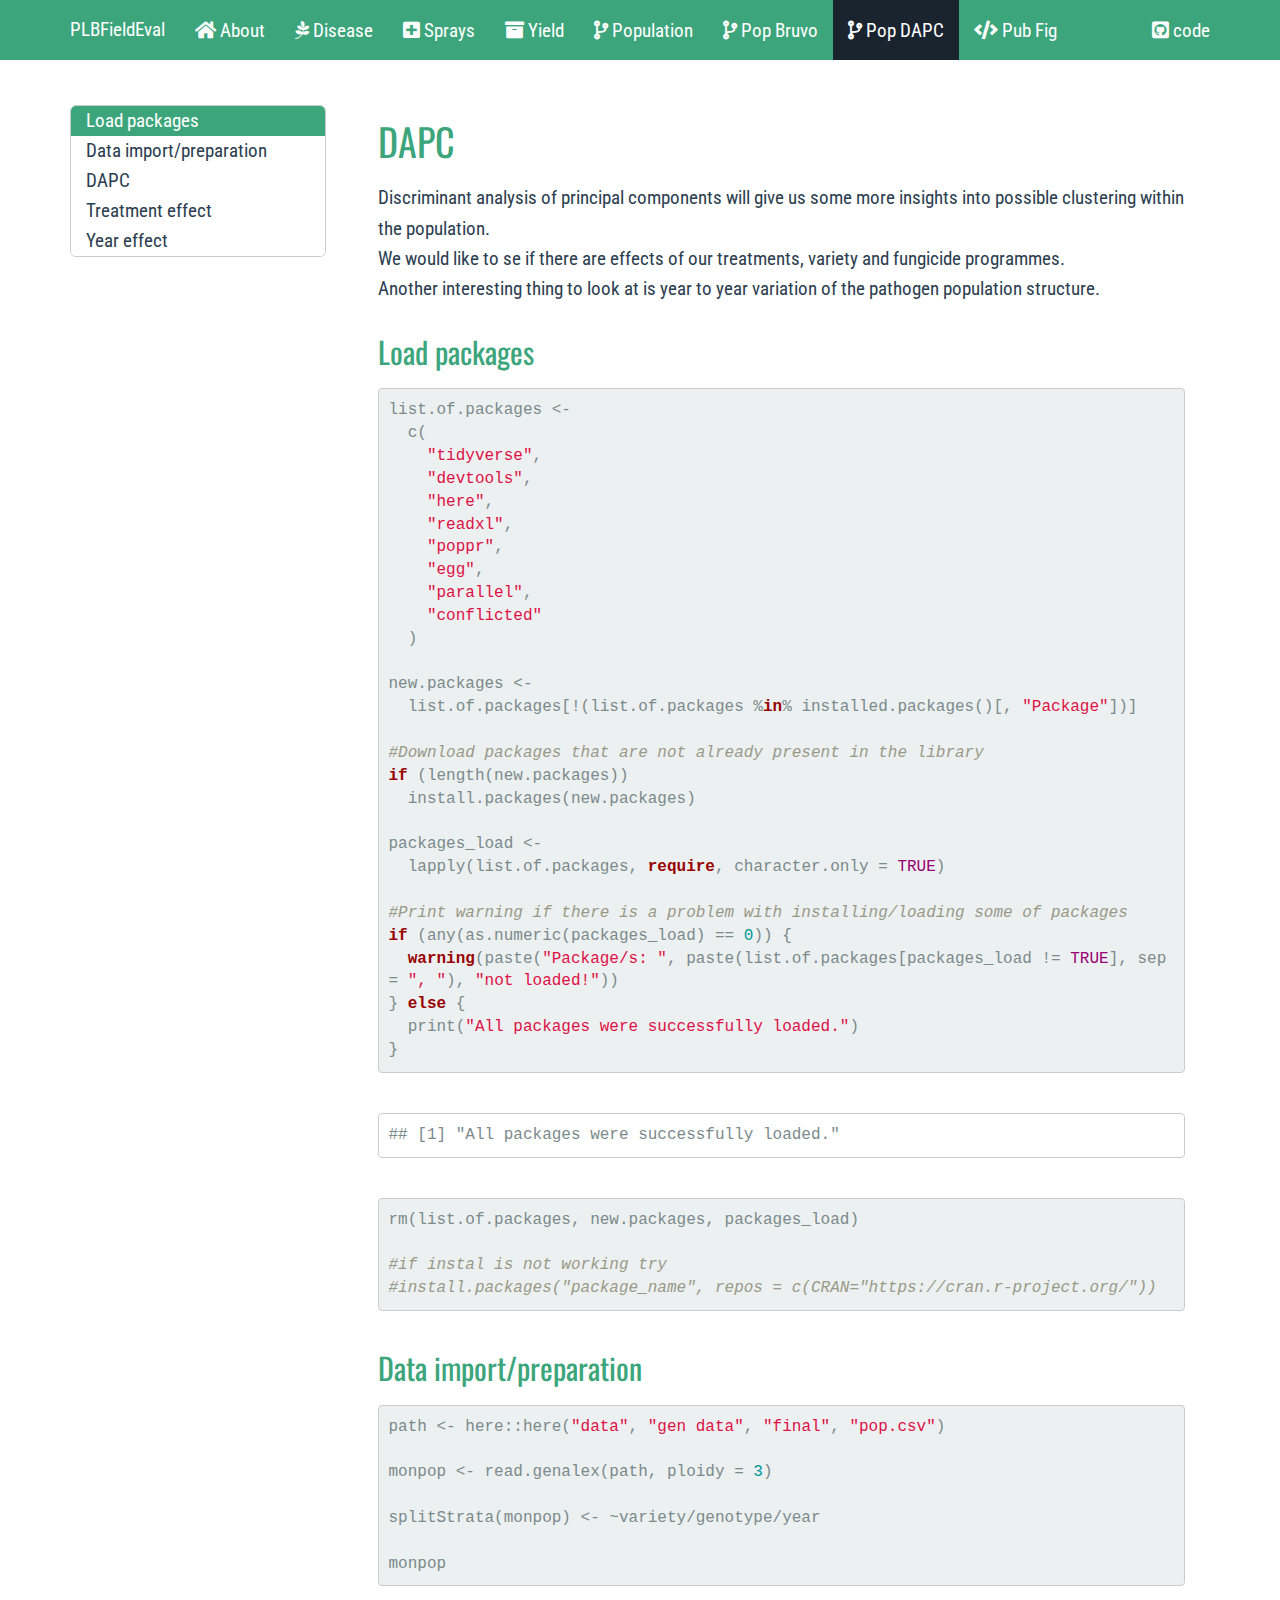
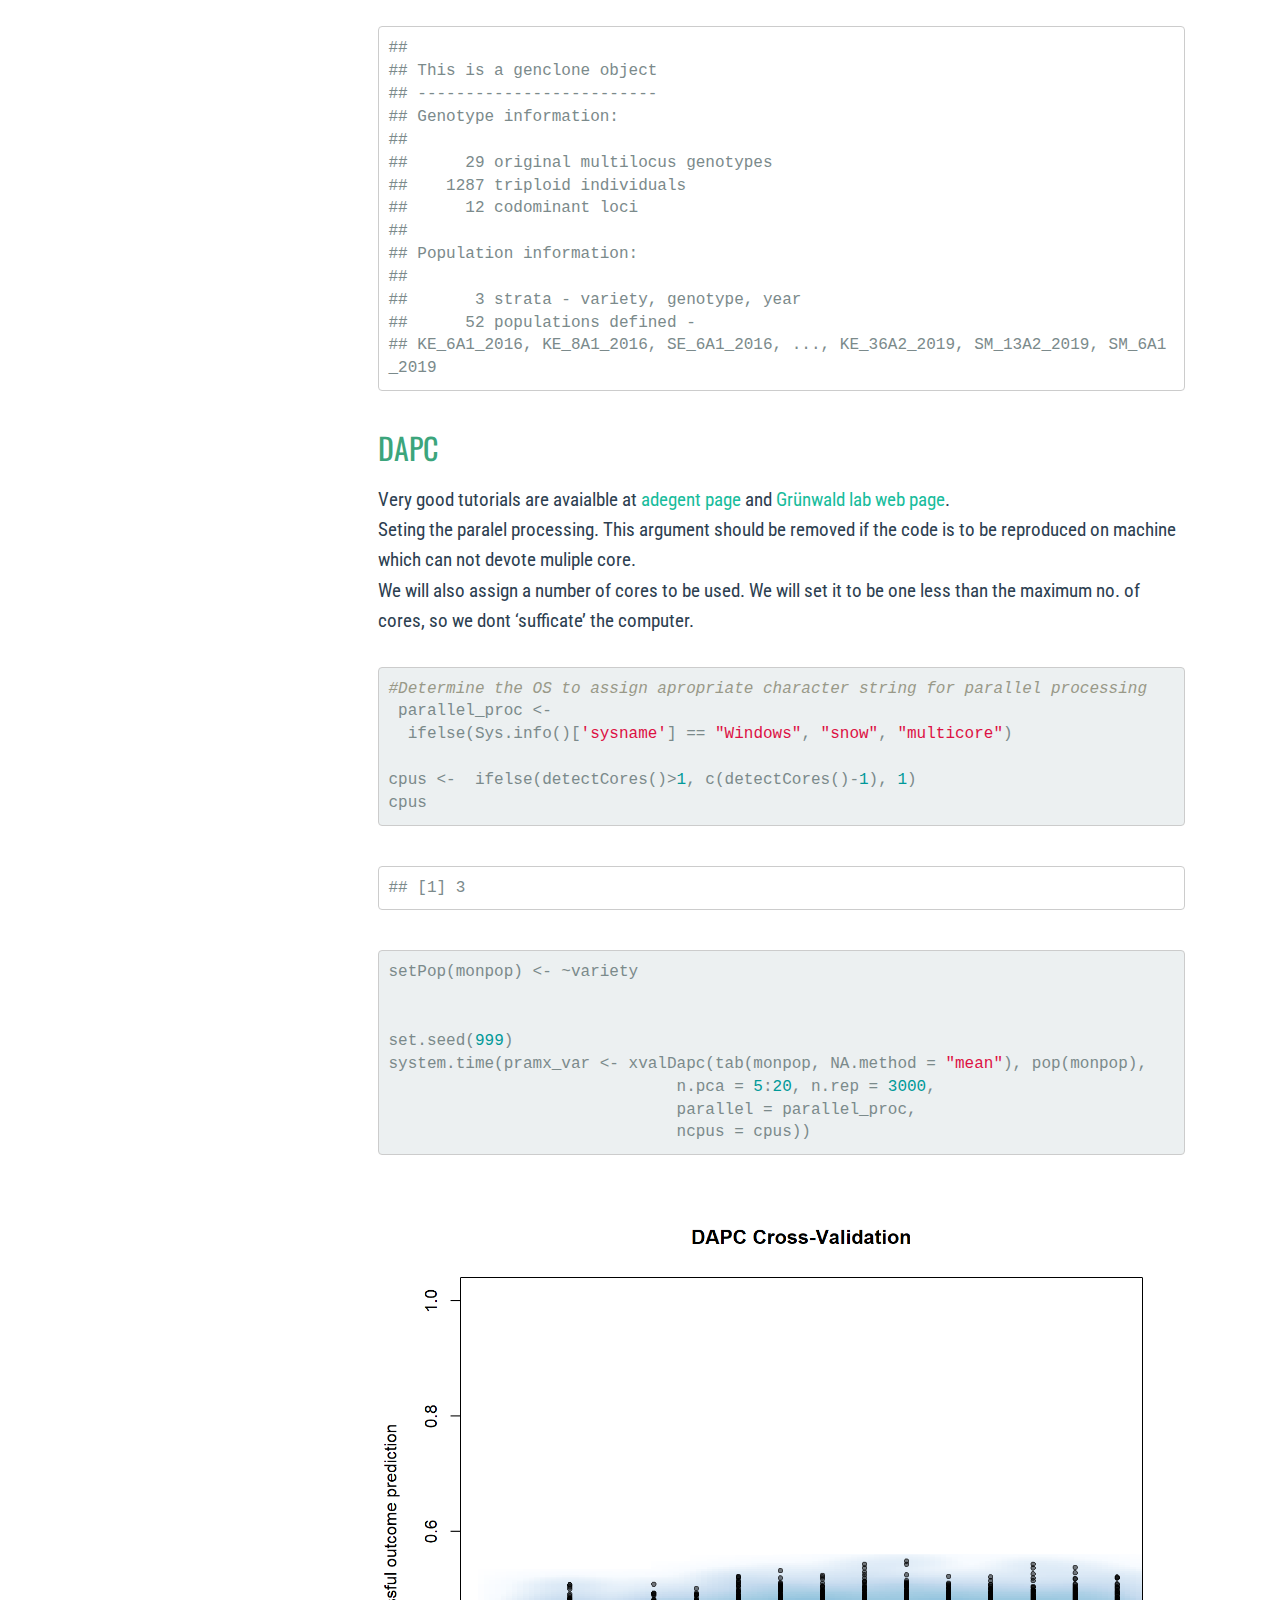
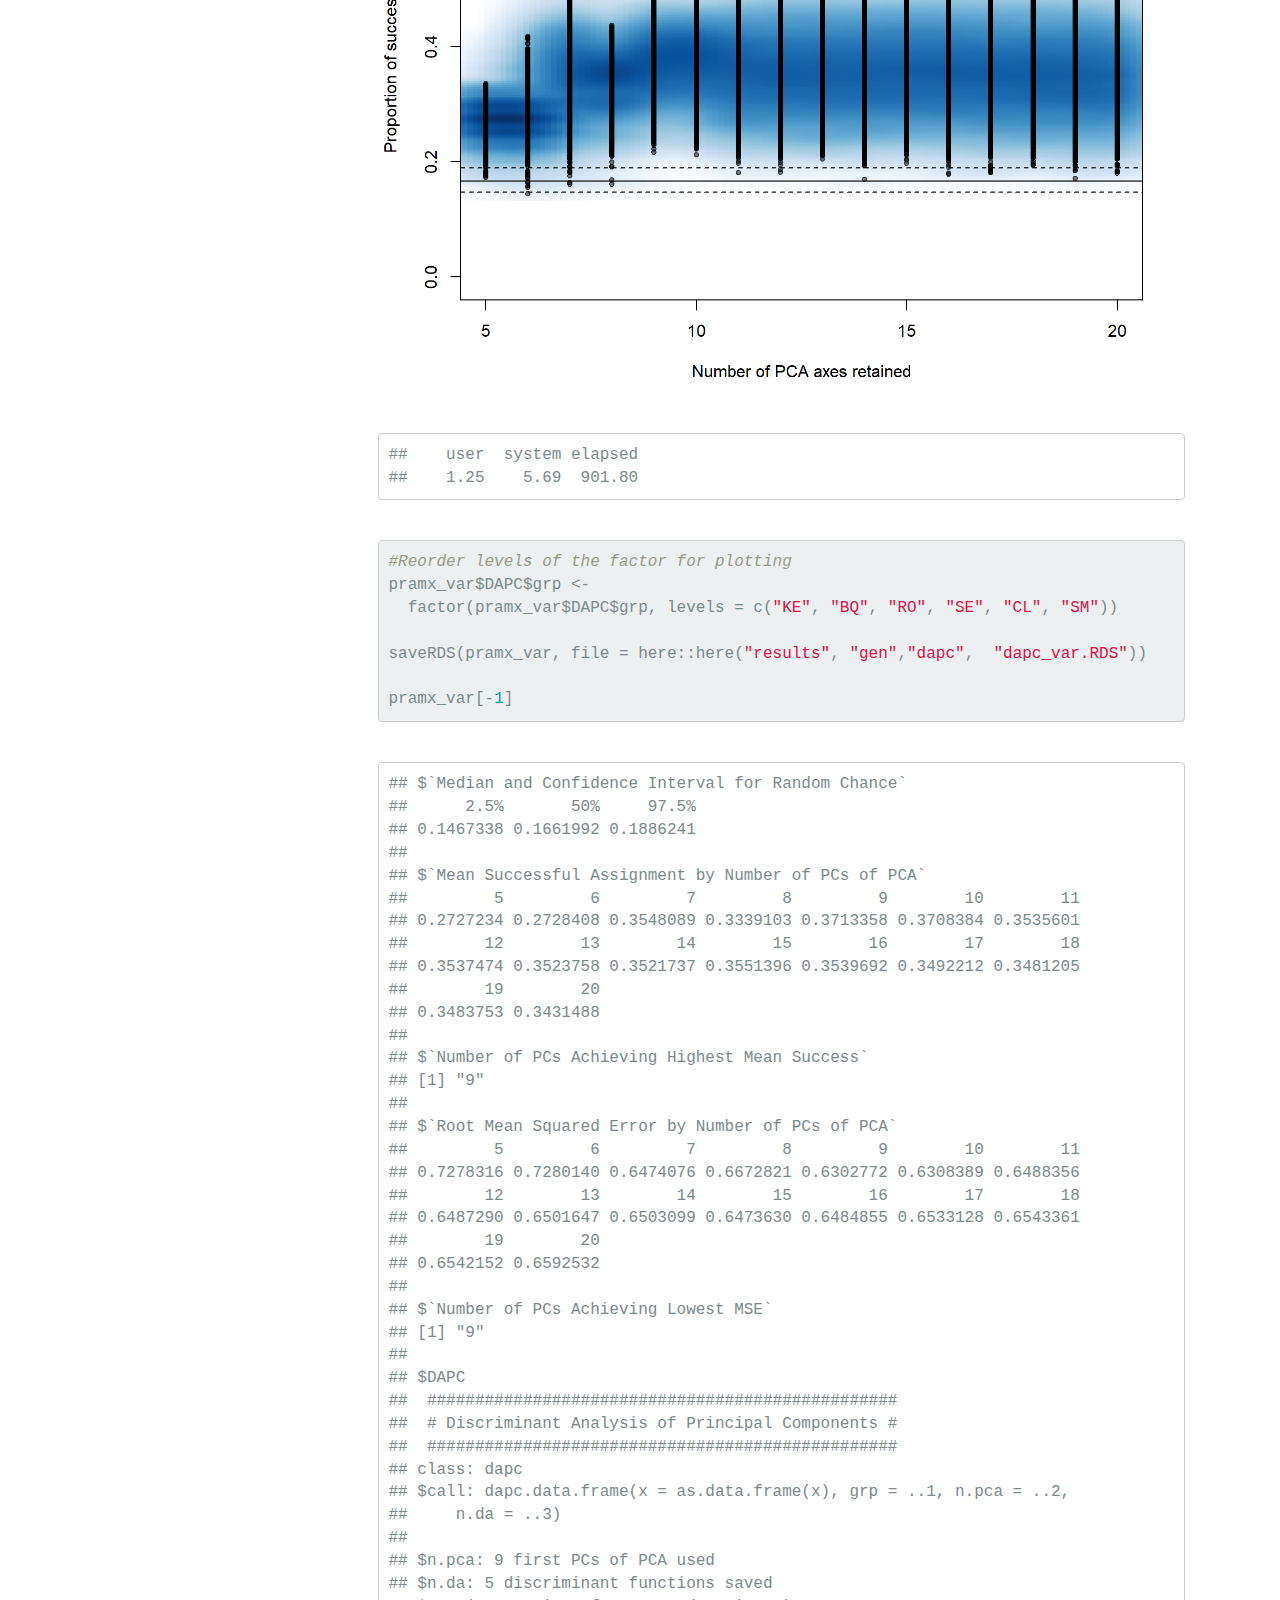
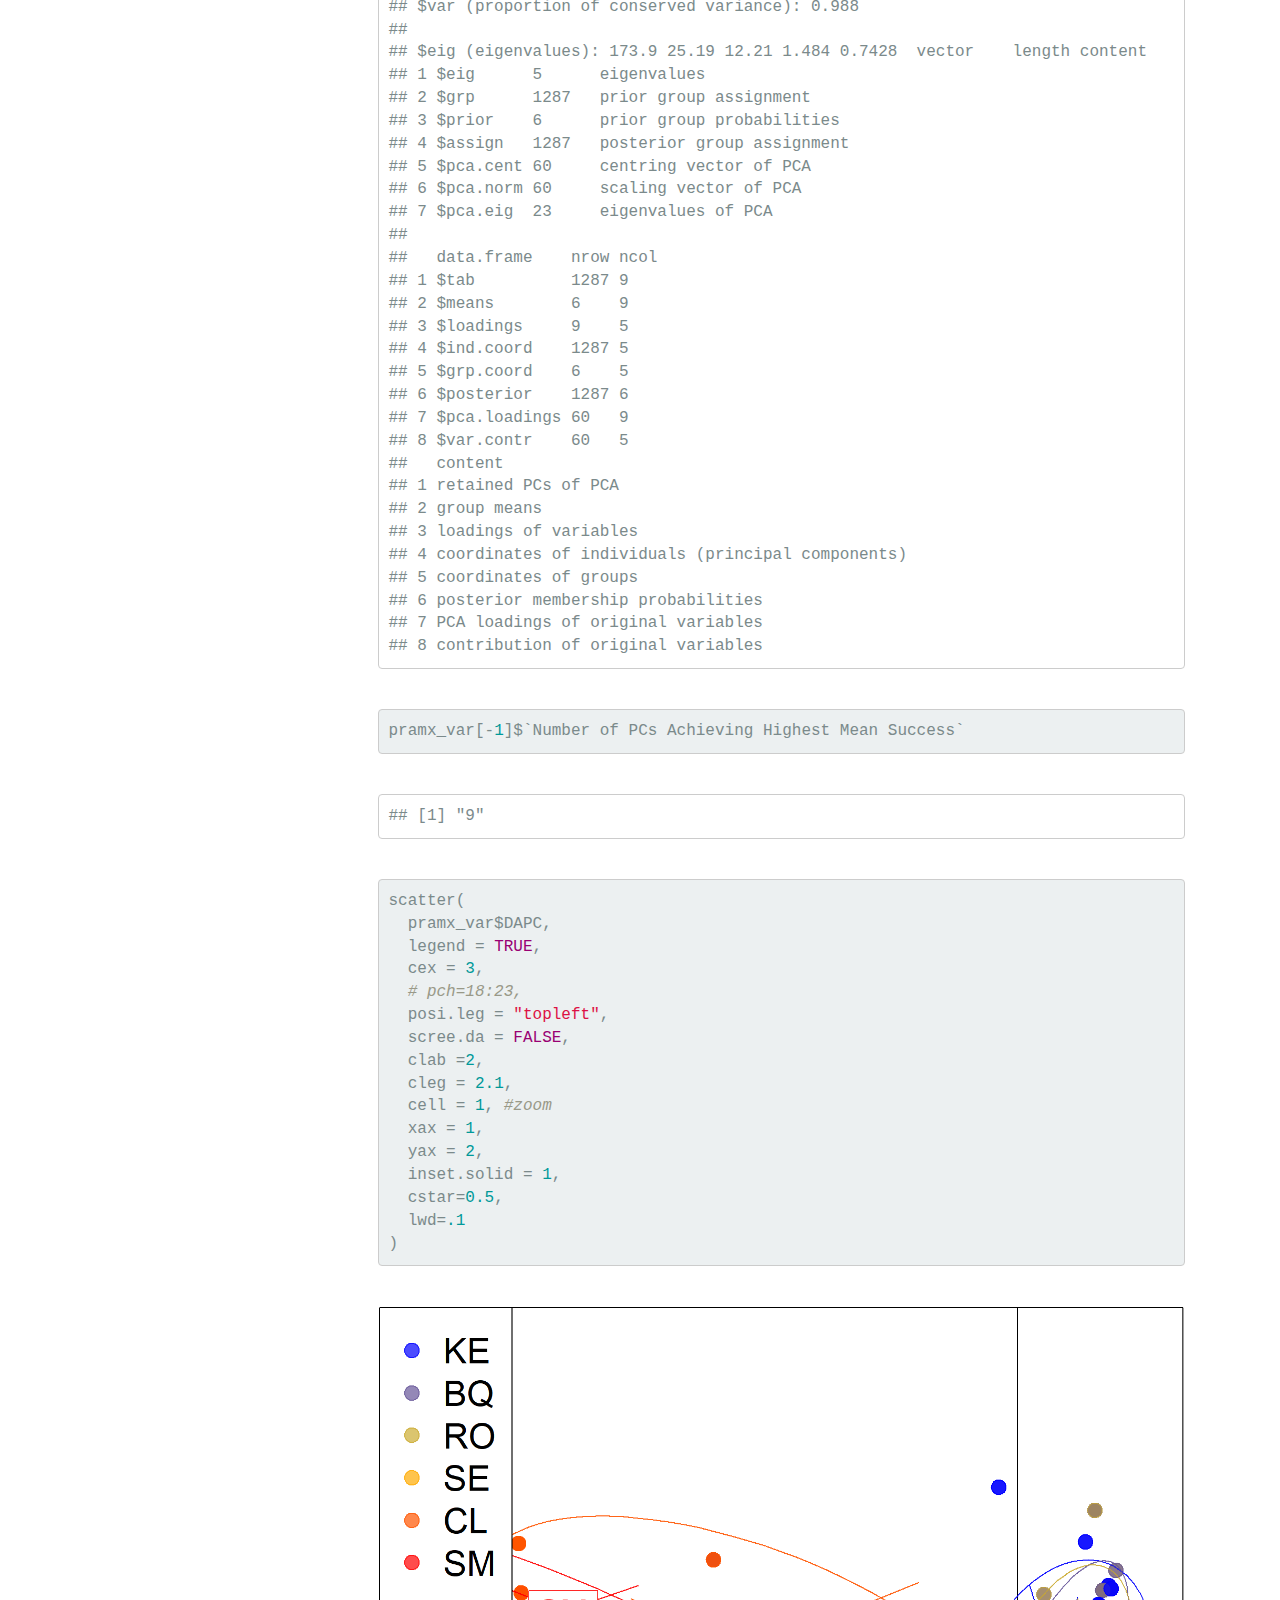
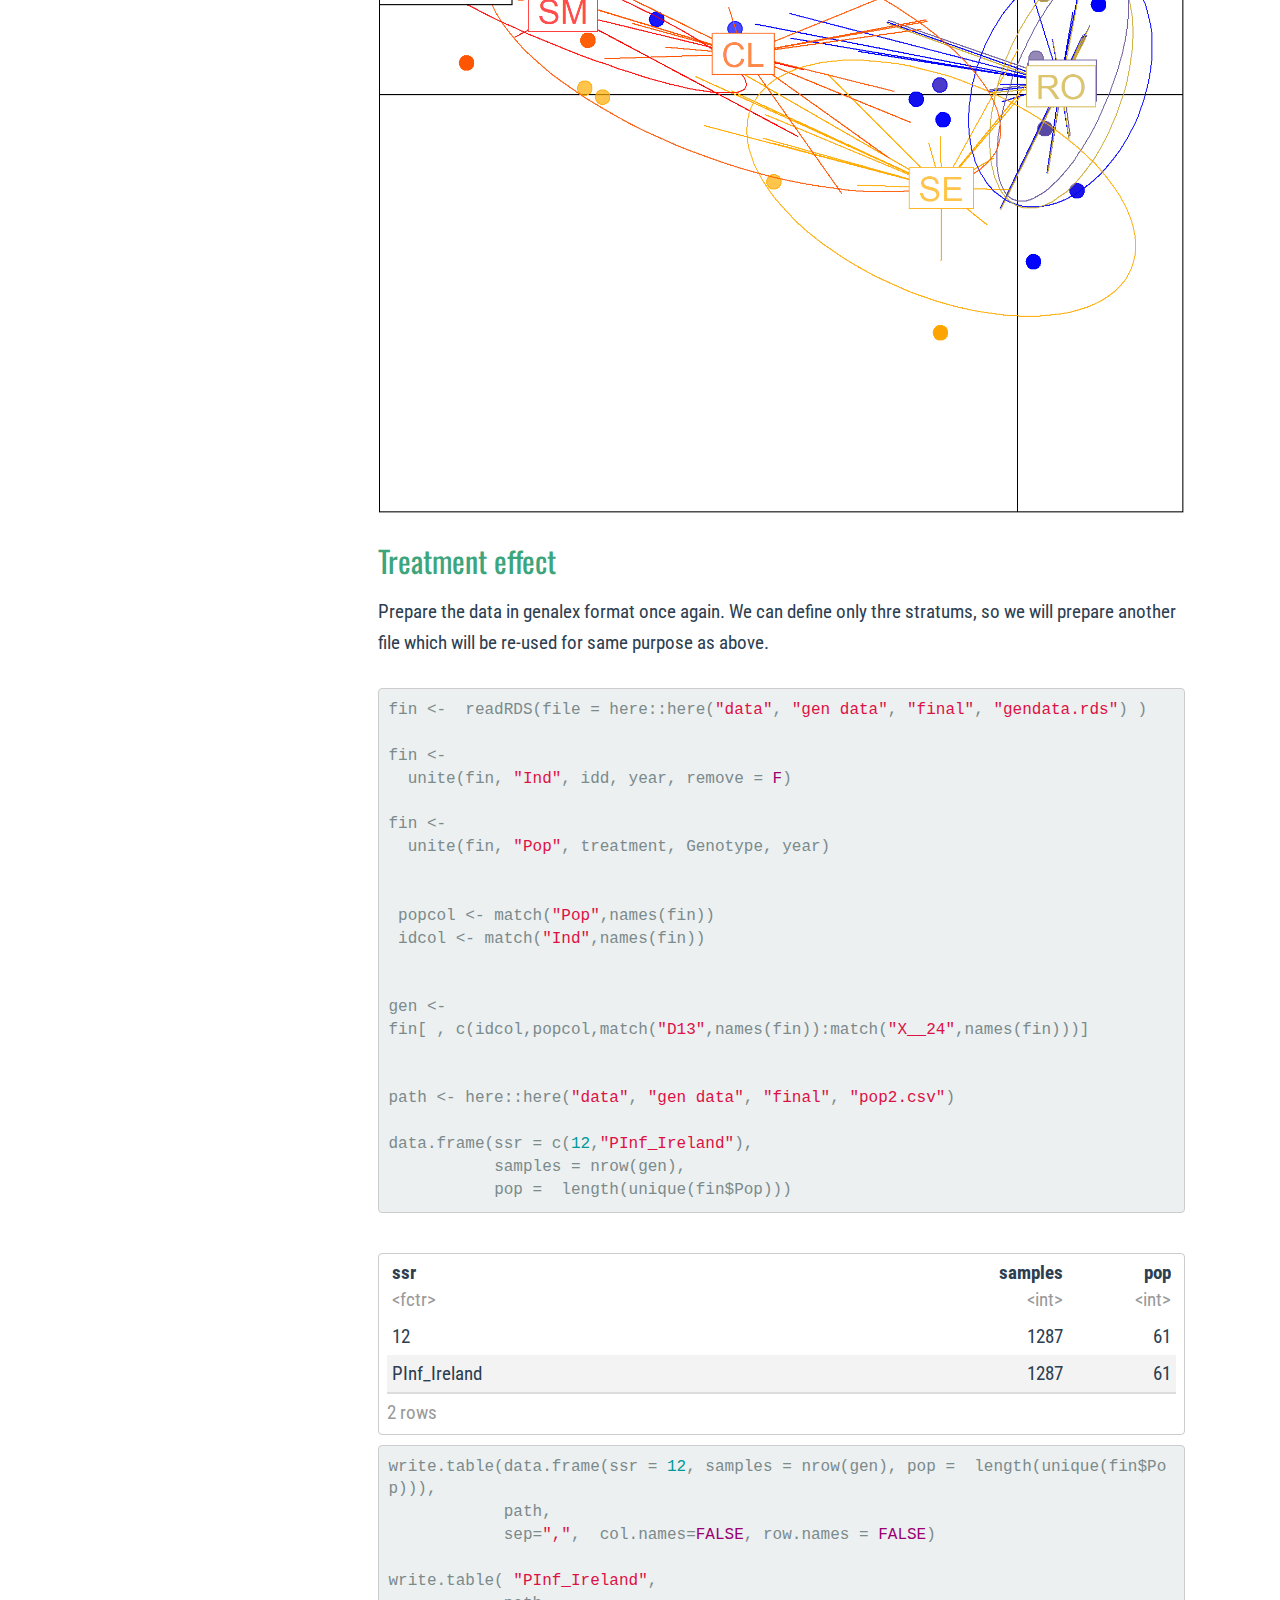
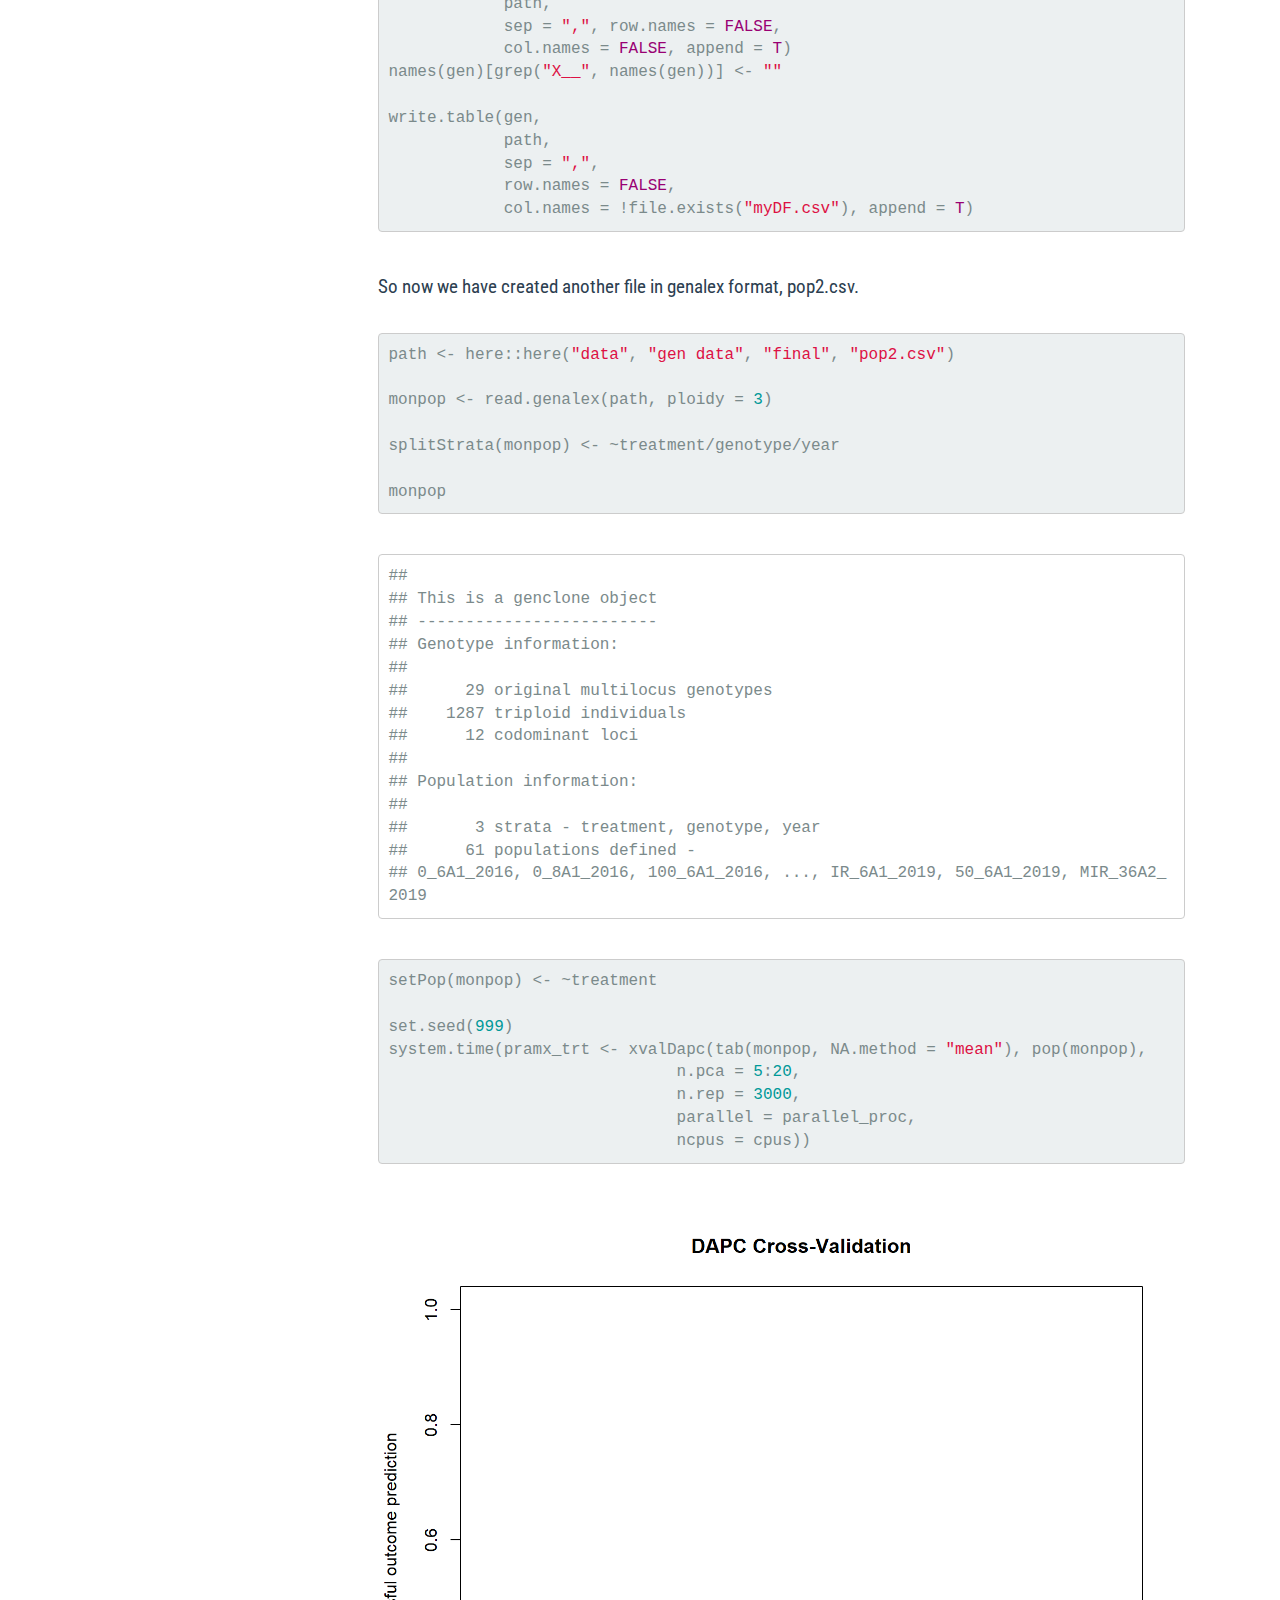
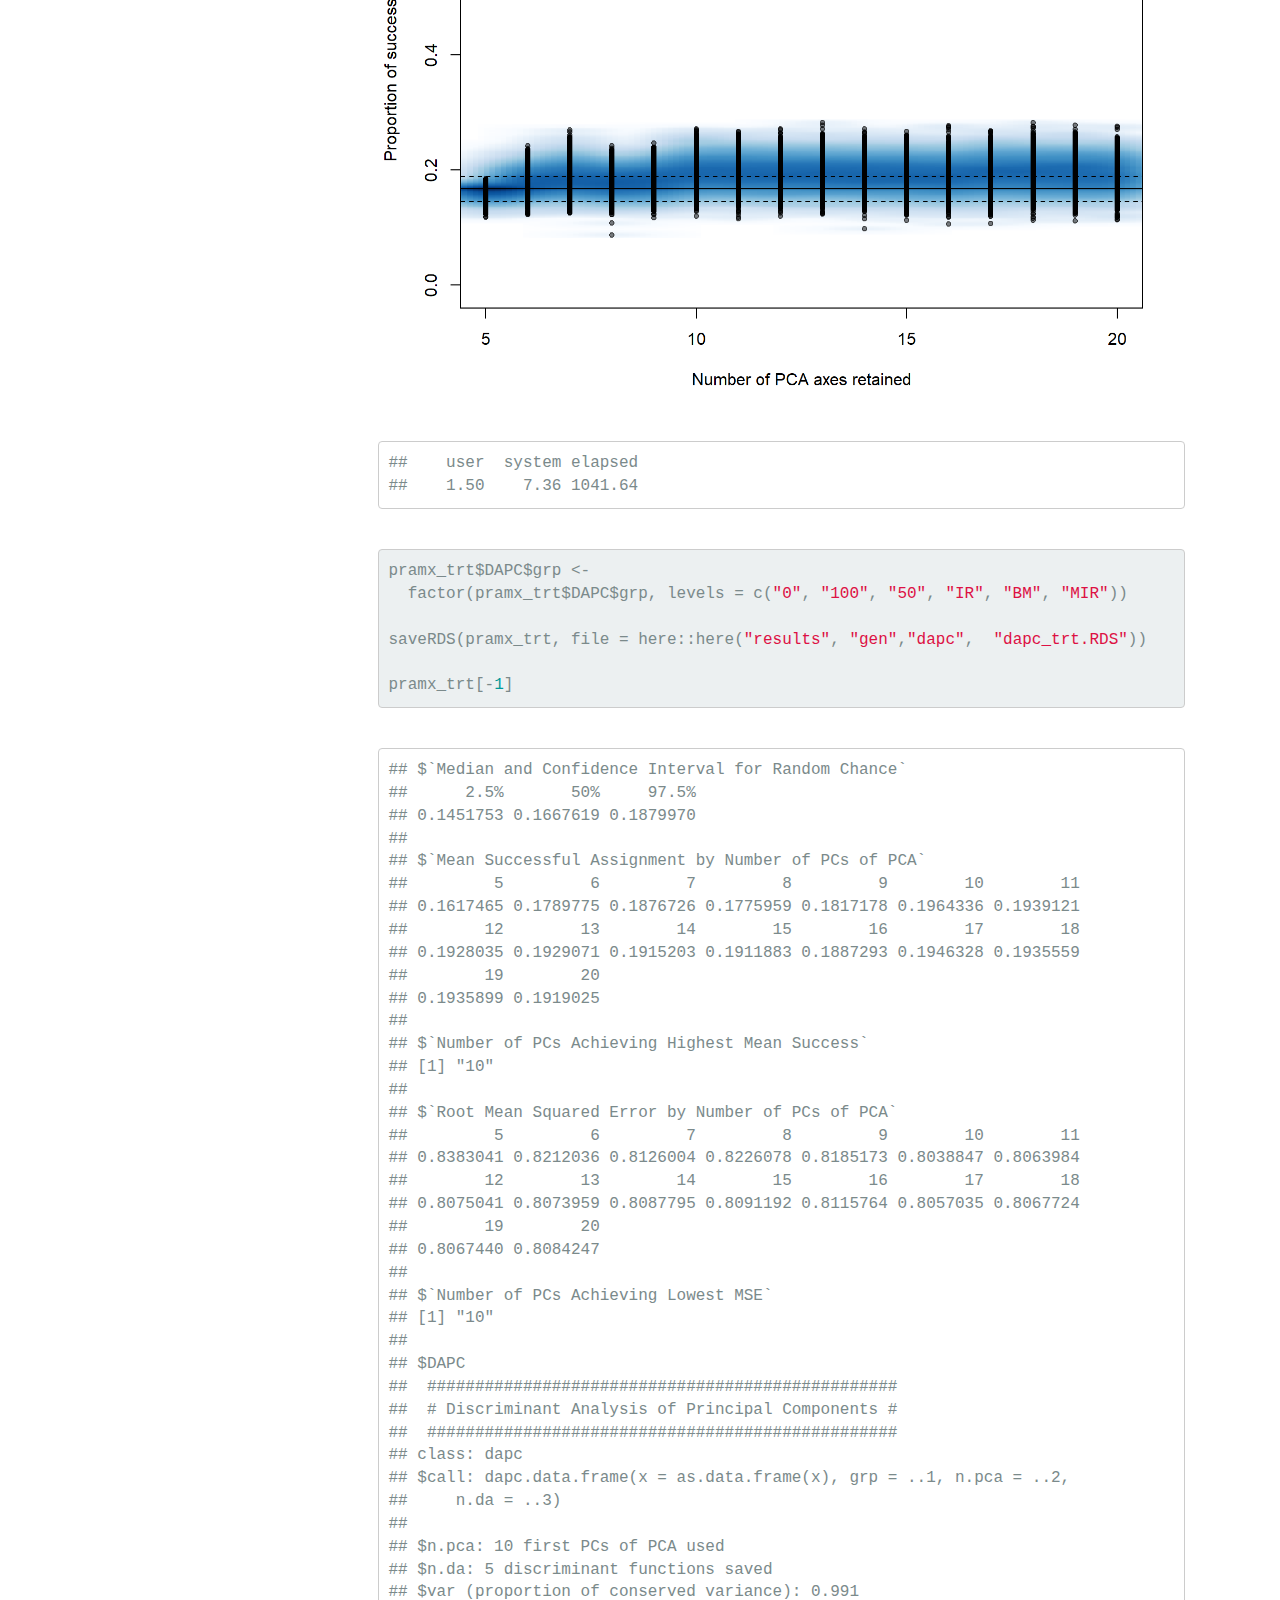
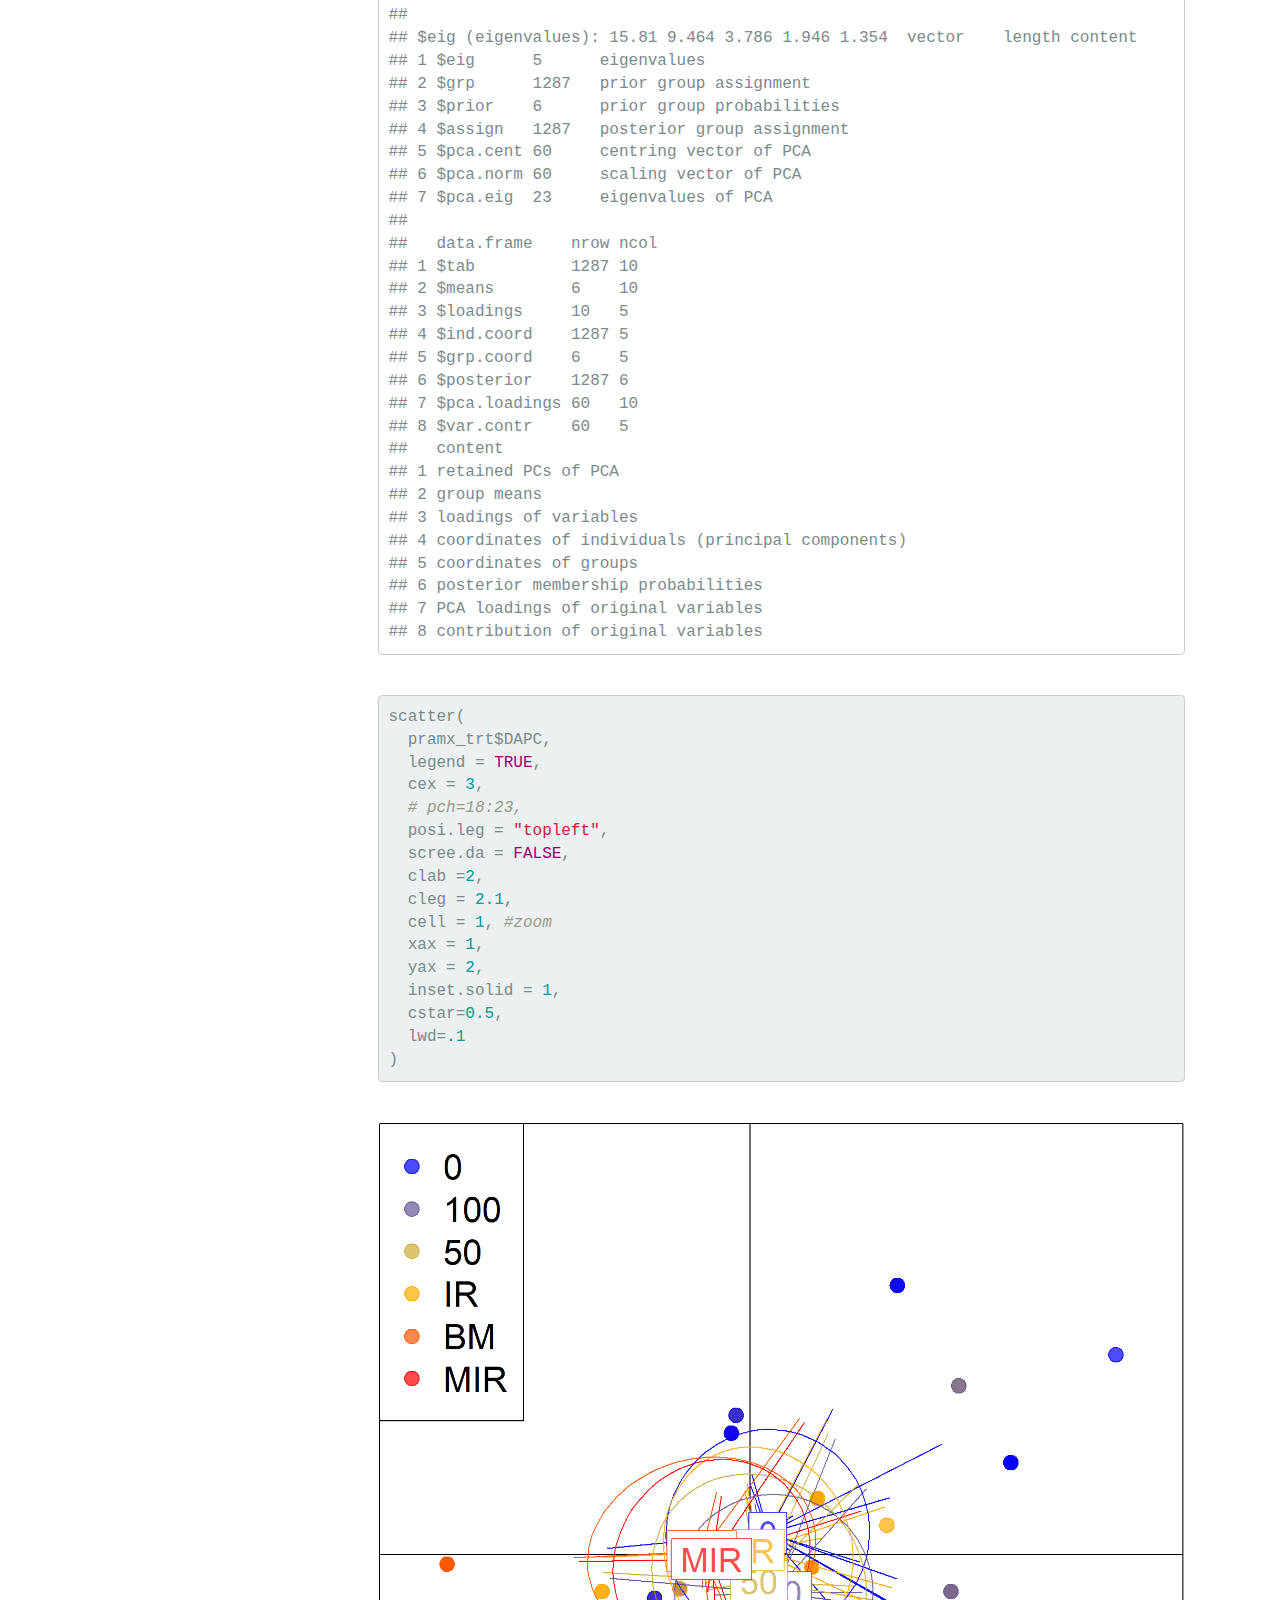
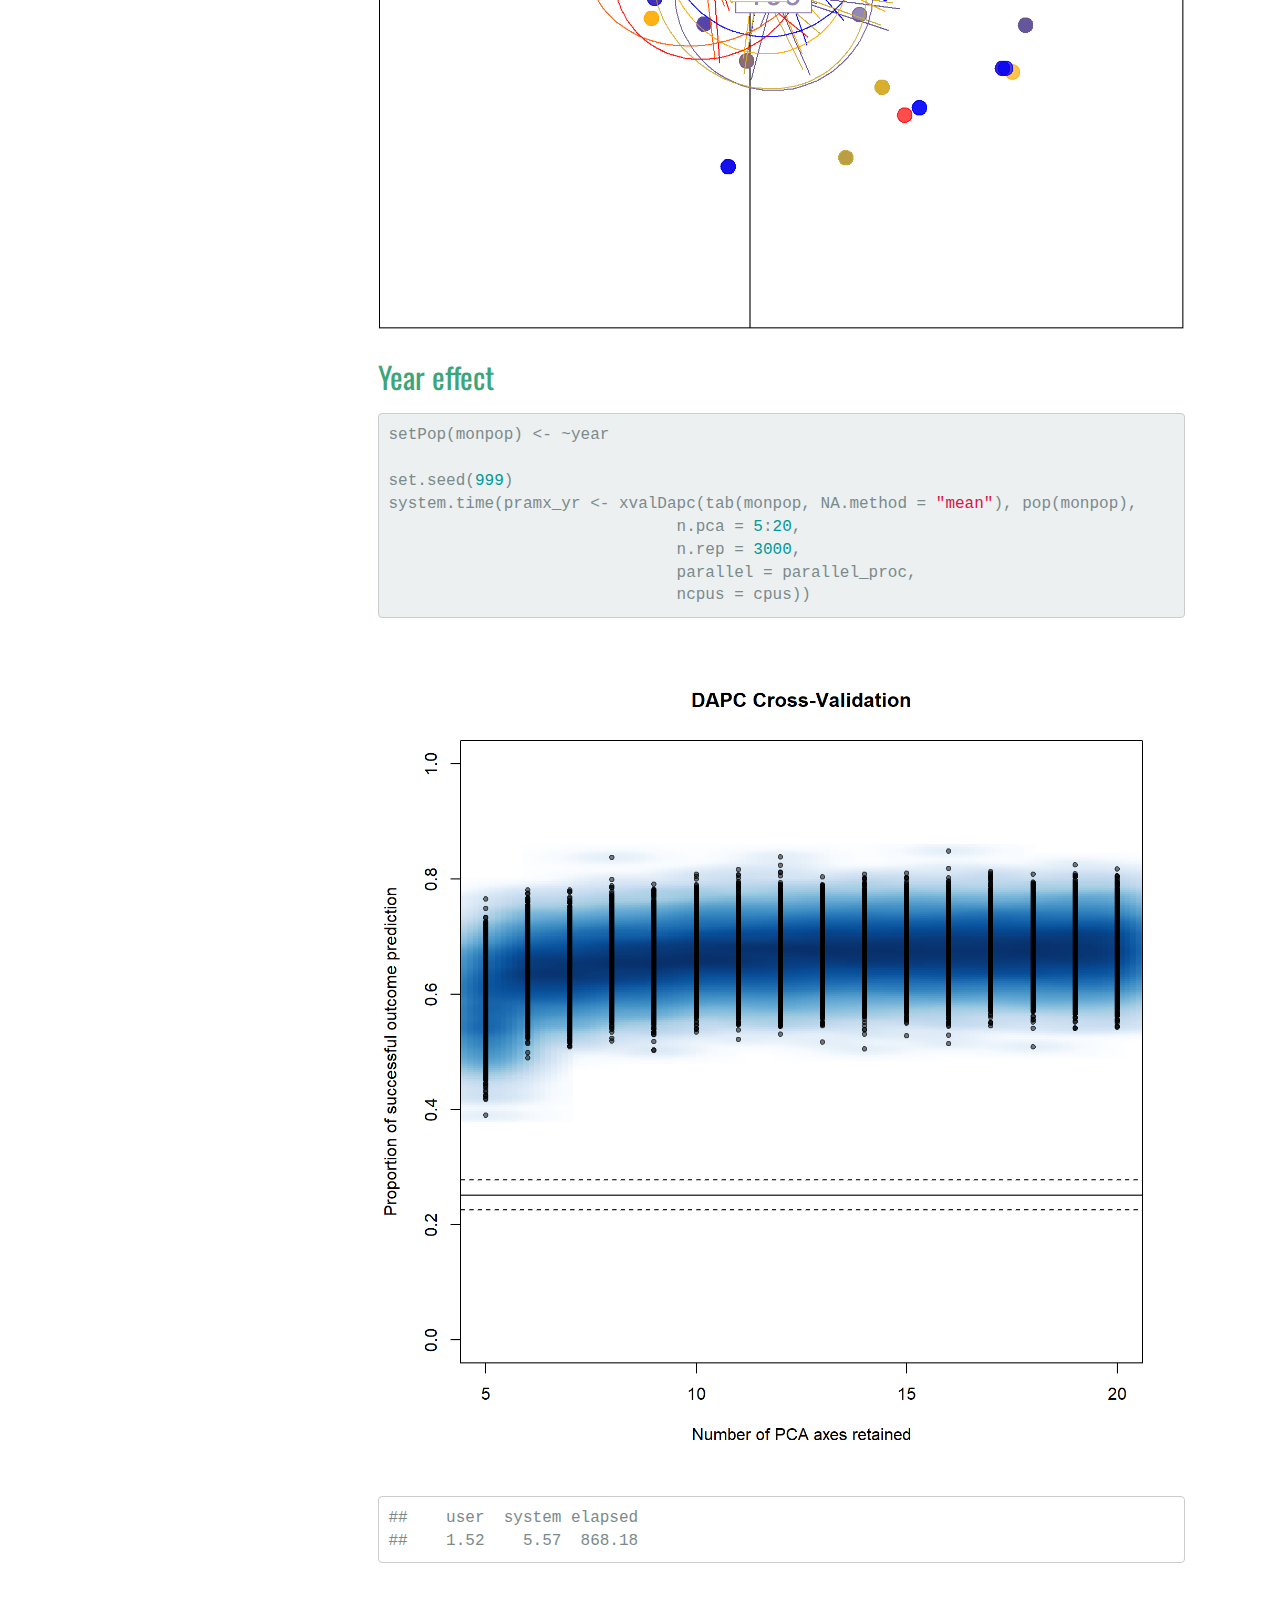
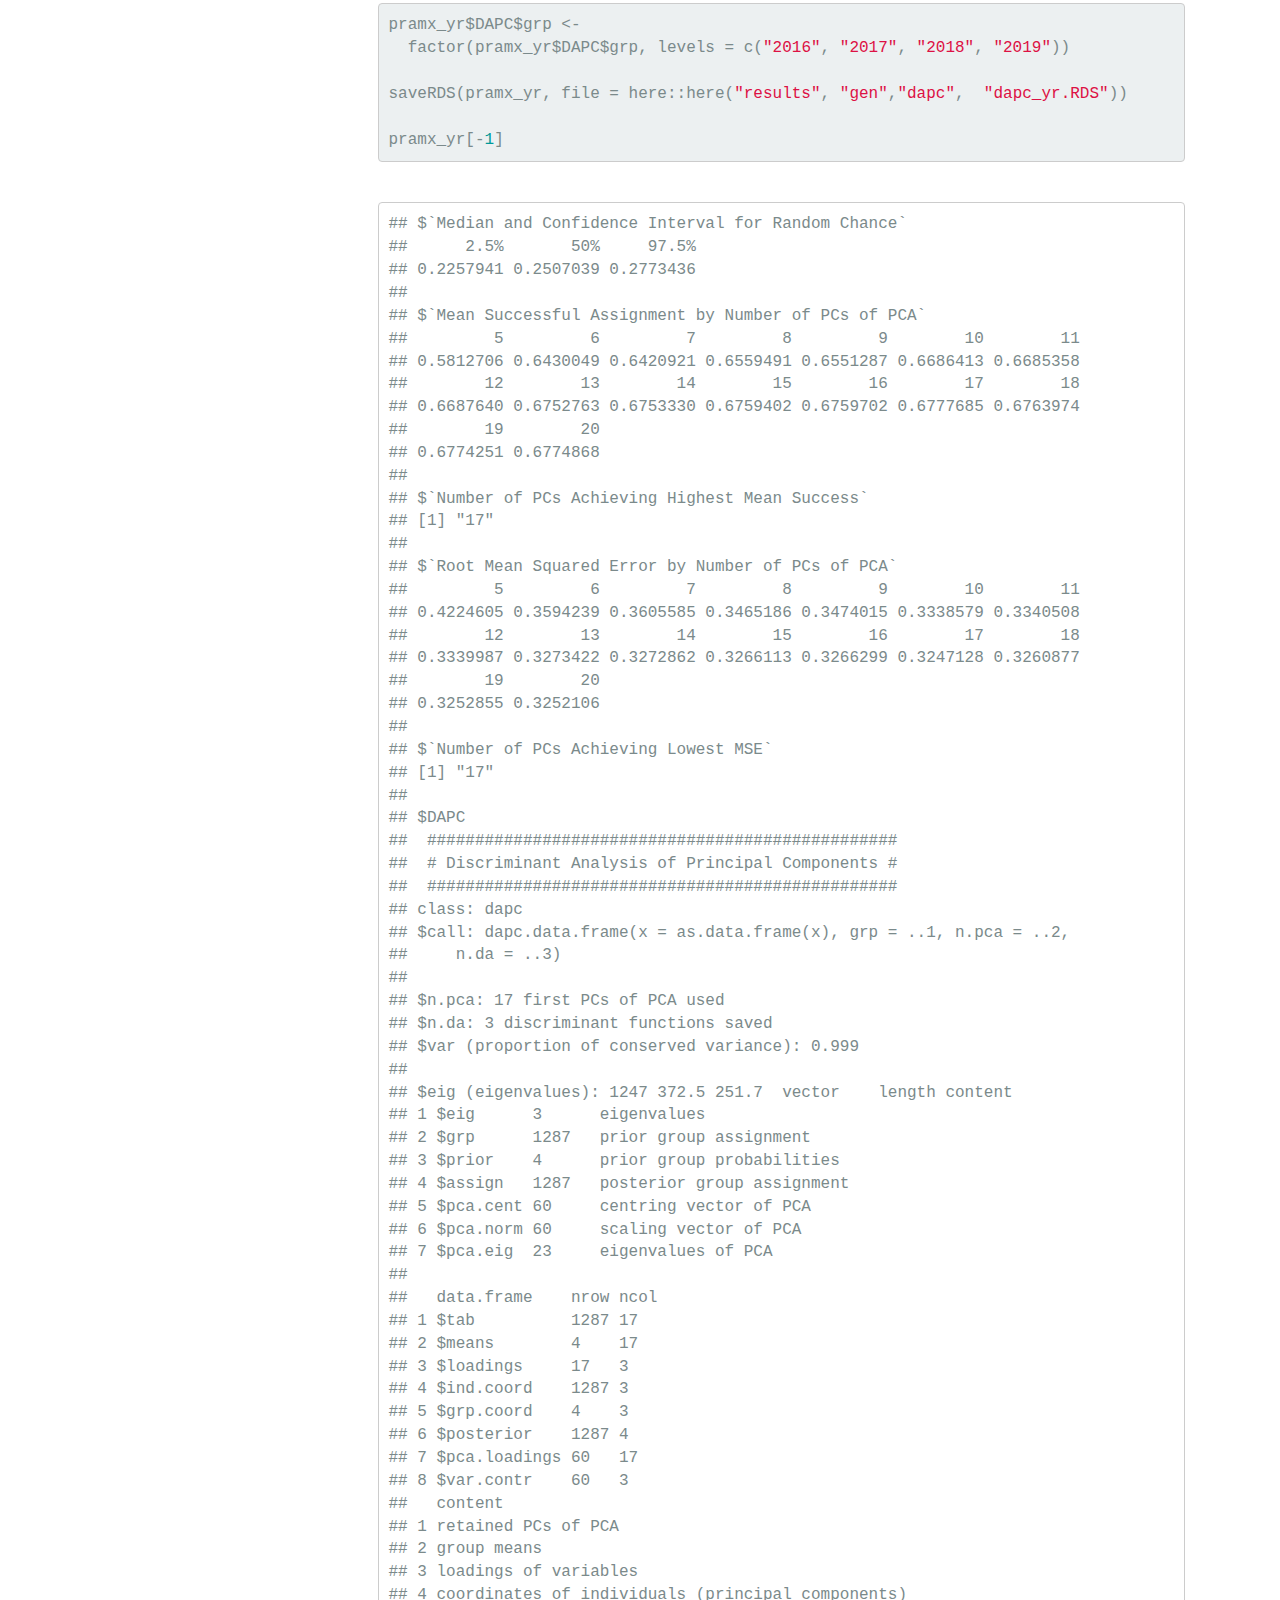
<file: docs/pop3.html>
<!DOCTYPE html>

<html xmlns="http://www.w3.org/1999/xhtml">

<head>

<meta charset="utf-8" />
<meta http-equiv="Content-Type" content="text/html; charset=utf-8" />
<meta name="generator" content="pandoc" />
<meta http-equiv="X-UA-Compatible" content="IE=EDGE" />




<title>pop3.utf8.md</title>

<script src="site_libs/jquery-1.11.3/jquery.min.js"></script>
<meta name="viewport" content="width=device-width, initial-scale=1" />
<link href="site_libs/bootstrap-3.3.5/css/flatly.min.css" rel="stylesheet" />
<script src="site_libs/bootstrap-3.3.5/js/bootstrap.min.js"></script>
<script src="site_libs/bootstrap-3.3.5/shim/html5shiv.min.js"></script>
<script src="site_libs/bootstrap-3.3.5/shim/respond.min.js"></script>
<script src="site_libs/jqueryui-1.11.4/jquery-ui.min.js"></script>
<link href="site_libs/tocify-1.9.1/jquery.tocify.css" rel="stylesheet" />
<script src="site_libs/tocify-1.9.1/jquery.tocify.js"></script>
<script src="site_libs/navigation-1.1/tabsets.js"></script>
<link href="site_libs/highlightjs-9.12.0/default.css" rel="stylesheet" />
<script src="site_libs/highlightjs-9.12.0/highlight.js"></script>
<link href="site_libs/pagedtable-1.1/css/pagedtable.css" rel="stylesheet" />
<script src="site_libs/pagedtable-1.1/js/pagedtable.js"></script>
<link href="site_libs/font-awesome-5.1.0/css/all.css" rel="stylesheet" />
<link href="site_libs/font-awesome-5.1.0/css/v4-shims.css" rel="stylesheet" />

<style type="text/css">code{white-space: pre;}</style>
<style type="text/css">
  pre:not([class]) {
    background-color: white;
  }
</style>
<script type="text/javascript">
if (window.hljs) {
  hljs.configure({languages: []});
  hljs.initHighlightingOnLoad();
  if (document.readyState && document.readyState === "complete") {
    window.setTimeout(function() { hljs.initHighlighting(); }, 0);
  }
}
</script>



<style type="text/css">
h1 {
  font-size: 34px;
}
h1.title {
  font-size: 38px;
}
h2 {
  font-size: 30px;
}
h3 {
  font-size: 24px;
}
h4 {
  font-size: 18px;
}
h5 {
  font-size: 16px;
}
h6 {
  font-size: 12px;
}
.table th:not([align]) {
  text-align: left;
}
</style>

<link rel="stylesheet" href="style.css" type="text/css" />



<style type = "text/css">
.main-container {
  max-width: 940px;
  margin-left: auto;
  margin-right: auto;
}
code {
  color: inherit;
  background-color: rgba(0, 0, 0, 0.04);
}
img {
  max-width:100%;
}
.tabbed-pane {
  padding-top: 12px;
}
.html-widget {
  margin-bottom: 20px;
}
button.code-folding-btn:focus {
  outline: none;
}
summary {
  display: list-item;
}
</style>


<style type="text/css">
/* padding for bootstrap navbar */
body {
  padding-top: 60px;
  padding-bottom: 40px;
}
/* offset scroll position for anchor links (for fixed navbar)  */
.section h1 {
  padding-top: 65px;
  margin-top: -65px;
}
.section h2 {
  padding-top: 65px;
  margin-top: -65px;
}
.section h3 {
  padding-top: 65px;
  margin-top: -65px;
}
.section h4 {
  padding-top: 65px;
  margin-top: -65px;
}
.section h5 {
  padding-top: 65px;
  margin-top: -65px;
}
.section h6 {
  padding-top: 65px;
  margin-top: -65px;
}
.dropdown-submenu {
  position: relative;
}
.dropdown-submenu>.dropdown-menu {
  top: 0;
  left: 100%;
  margin-top: -6px;
  margin-left: -1px;
  border-radius: 0 6px 6px 6px;
}
.dropdown-submenu:hover>.dropdown-menu {
  display: block;
}
.dropdown-submenu>a:after {
  display: block;
  content: " ";
  float: right;
  width: 0;
  height: 0;
  border-color: transparent;
  border-style: solid;
  border-width: 5px 0 5px 5px;
  border-left-color: #cccccc;
  margin-top: 5px;
  margin-right: -10px;
}
.dropdown-submenu:hover>a:after {
  border-left-color: #ffffff;
}
.dropdown-submenu.pull-left {
  float: none;
}
.dropdown-submenu.pull-left>.dropdown-menu {
  left: -100%;
  margin-left: 10px;
  border-radius: 6px 0 6px 6px;
}
</style>

<script>
// manage active state of menu based on current page
$(document).ready(function () {
  // active menu anchor
  href = window.location.pathname
  href = href.substr(href.lastIndexOf('/') + 1)
  if (href === "")
    href = "index.html";
  var menuAnchor = $('a[href="' + href + '"]');

  // mark it active
  menuAnchor.parent().addClass('active');

  // if it's got a parent navbar menu mark it active as well
  menuAnchor.closest('li.dropdown').addClass('active');
});
</script>

<!-- tabsets -->

<style type="text/css">
.tabset-dropdown > .nav-tabs {
  display: inline-table;
  max-height: 500px;
  min-height: 44px;
  overflow-y: auto;
  background: white;
  border: 1px solid #ddd;
  border-radius: 4px;
}

.tabset-dropdown > .nav-tabs > li.active:before {
  content: "";
  font-family: 'Glyphicons Halflings';
  display: inline-block;
  padding: 10px;
  border-right: 1px solid #ddd;
}

.tabset-dropdown > .nav-tabs.nav-tabs-open > li.active:before {
  content: "&#xe258;";
  border: none;
}

.tabset-dropdown > .nav-tabs.nav-tabs-open:before {
  content: "";
  font-family: 'Glyphicons Halflings';
  display: inline-block;
  padding: 10px;
  border-right: 1px solid #ddd;
}

.tabset-dropdown > .nav-tabs > li.active {
  display: block;
}

.tabset-dropdown > .nav-tabs > li > a,
.tabset-dropdown > .nav-tabs > li > a:focus,
.tabset-dropdown > .nav-tabs > li > a:hover {
  border: none;
  display: inline-block;
  border-radius: 4px;
}

.tabset-dropdown > .nav-tabs.nav-tabs-open > li {
  display: block;
  float: none;
}

.tabset-dropdown > .nav-tabs > li {
  display: none;
}
</style>

<!-- code folding -->



<style type="text/css">

#TOC {
  margin: 25px 0px 20px 0px;
}
@media (max-width: 768px) {
#TOC {
  position: relative;
  width: 100%;
}
}


.toc-content {
  padding-left: 30px;
  padding-right: 40px;
}

div.main-container {
  max-width: 1200px;
}

div.tocify {
  width: 20%;
  max-width: 260px;
  max-height: 85%;
}

@media (min-width: 768px) and (max-width: 991px) {
  div.tocify {
    width: 25%;
  }
}

@media (max-width: 767px) {
  div.tocify {
    width: 100%;
    max-width: none;
  }
}

.tocify ul, .tocify li {
  line-height: 20px;
}

.tocify-subheader .tocify-item {
  font-size: 0.90em;
}

.tocify .list-group-item {
  border-radius: 0px;
}

.tocify-subheader {
  display: inline;
}
.tocify-subheader .tocify-item {
  font-size: 0.95em;
}

</style>



</head>

<body>


<div class="container-fluid main-container">


<!-- setup 3col/9col grid for toc_float and main content  -->
<div class="row-fluid">
<div class="col-xs-12 col-sm-4 col-md-3">
<div id="TOC" class="tocify">
</div>
</div>

<div class="toc-content col-xs-12 col-sm-8 col-md-9">




<div class="navbar navbar-default  navbar-fixed-top" role="navigation">
  <div class="container">
    <div class="navbar-header">
      <button type="button" class="navbar-toggle collapsed" data-toggle="collapse" data-target="#navbar">
        <span class="icon-bar"></span>
        <span class="icon-bar"></span>
        <span class="icon-bar"></span>
      </button>
      <a class="navbar-brand" href="index.html">PLBFieldEval</a>
    </div>
    <div id="navbar" class="navbar-collapse collapse">
      <ul class="nav navbar-nav">
        <li>
  <a href="index.html">
    <span class="fa fa fa fa-home"></span>
     
    About
  </a>
</li>
<li>
  <a href="disdata.html">
    <span class="fa fa fa fa fa fa-pagelines"></span>
     
    Disease
  </a>
</li>
<li>
  <a href="Trt.html">
    <span class="fa fa fa fa fa fa-plus-square"></span>
     
    Sprays
  </a>
</li>
<li>
  <a href="yield.html">
    <span class="fa fa fa fa-archive"></span>
     
    Yield
  </a>
</li>
<li>
  <a href="pop.html">
    <span class="fa fa fa fa-code-fork"></span>
     
    Population
  </a>
</li>
<li>
  <a href="pop2.html">
    <span class="fa fa fa fa-code-fork"></span>
     
    Pop Bruvo
  </a>
</li>
<li>
  <a href="pop3.html">
    <span class="fa fa fa fa-code-fork"></span>
     
    Pop DAPC
  </a>
</li>
<li>
  <a href="pub_plots.html">
    <span class="fa fa fa fa-code"></span>
     
    Pub Fig
  </a>
</li>
      </ul>
      <ul class="nav navbar-nav navbar-right">
        <li>
  <a href="https://github.com/mladencucak/PLBFieldTrial">
    <span class="fa fa-github-square"></span>
     
    code
  </a>
</li>
      </ul>
    </div><!--/.nav-collapse -->
  </div><!--/.container -->
</div><!--/.navbar -->

<div class="fluid-row" id="header">



<h1 class="title toc-ignore">DAPC</h1>

</div>


<p>Discriminant analysis of principal components will give us some more insights into possible clustering within the population.<br />
We would like to se if there are effects of our treatments, variety and fungicide programmes.<br />
Another interesting thing to look at is year to year variation of the pathogen population structure.</p>
<div id="load-packages" class="section level2">
<h2>Load packages</h2>
<pre class="r"><code>list.of.packages &lt;-
  c(
    &quot;tidyverse&quot;,
    &quot;devtools&quot;,
    &quot;here&quot;,
    &quot;readxl&quot;,
    &quot;poppr&quot;,
    &quot;egg&quot;,
    &quot;parallel&quot;,
    &quot;conflicted&quot;
  )

new.packages &lt;-
  list.of.packages[!(list.of.packages %in% installed.packages()[, &quot;Package&quot;])]

#Download packages that are not already present in the library
if (length(new.packages))
  install.packages(new.packages)

packages_load &lt;-
  lapply(list.of.packages, require, character.only = TRUE)

#Print warning if there is a problem with installing/loading some of packages
if (any(as.numeric(packages_load) == 0)) {
  warning(paste(&quot;Package/s: &quot;, paste(list.of.packages[packages_load != TRUE], sep = &quot;, &quot;), &quot;not loaded!&quot;))
} else {
  print(&quot;All packages were successfully loaded.&quot;)
}</code></pre>
<pre><code>## [1] &quot;All packages were successfully loaded.&quot;</code></pre>
<pre class="r"><code>rm(list.of.packages, new.packages, packages_load)

#if instal is not working try 
#install.packages(&quot;package_name&quot;, repos = c(CRAN=&quot;https://cran.r-project.org/&quot;))</code></pre>
</div>
<div id="data-importpreparation" class="section level2">
<h2>Data import/preparation</h2>
<pre class="r"><code>path &lt;- here::here(&quot;data&quot;, &quot;gen data&quot;, &quot;final&quot;, &quot;pop.csv&quot;)

monpop &lt;- read.genalex(path, ploidy = 3)

splitStrata(monpop) &lt;- ~variety/genotype/year

monpop</code></pre>
<pre><code>## 
## This is a genclone object
## -------------------------
## Genotype information:
## 
##      29 original multilocus genotypes 
##    1287 triploid individuals
##      12 codominant loci
## 
## Population information:
## 
##       3 strata - variety, genotype, year
##      52 populations defined - 
## KE_6A1_2016, KE_8A1_2016, SE_6A1_2016, ..., KE_36A2_2019, SM_13A2_2019, SM_6A1_2019</code></pre>
</div>
<div id="dapc" class="section level2">
<h2>DAPC</h2>
<p>Very good tutorials are avaialble at <a href="https://github.com/thibautjombart/adegenet/wiki/Tutorials">adegent page</a> and <a href="https://grunwaldlab.github.io/Population_Genetics_in_R/DAPC.html">Grünwald lab web page</a>.<br />
Seting the paralel processing. This argument should be removed if the code is to be reproduced on machine which can not devote muliple core.<br />
We will also assign a number of cores to be used. We will set it to be one less than the maximum no. of cores, so we dont ‘sufficate’ the computer.</p>
<pre class="r"><code>#Determine the OS to assign apropriate character string for parallel processing
 parallel_proc &lt;- 
  ifelse(Sys.info()[&#39;sysname&#39;] == &quot;Windows&quot;, &quot;snow&quot;, &quot;multicore&quot;) 

cpus &lt;-  ifelse(detectCores()&gt;1, c(detectCores()-1), 1)
cpus</code></pre>
<pre><code>## [1] 3</code></pre>
<pre class="r"><code>setPop(monpop) &lt;- ~variety


set.seed(999)
system.time(pramx_var &lt;- xvalDapc(tab(monpop, NA.method = &quot;mean&quot;), pop(monpop),
                              n.pca = 5:20, n.rep = 3000,
                              parallel = parallel_proc, 
                              ncpus = cpus))</code></pre>
<p><img src="pop3_files/figure-html/dapc_var-1.png" width="100%" /></p>
<pre><code>##    user  system elapsed 
##    1.25    5.69  901.80</code></pre>
<pre class="r"><code>#Reorder levels of the factor for plotting
pramx_var$DAPC$grp &lt;- 
  factor(pramx_var$DAPC$grp, levels = c(&quot;KE&quot;, &quot;BQ&quot;, &quot;RO&quot;, &quot;SE&quot;, &quot;CL&quot;, &quot;SM&quot;))

saveRDS(pramx_var, file = here::here(&quot;results&quot;, &quot;gen&quot;,&quot;dapc&quot;,  &quot;dapc_var.RDS&quot;))

pramx_var[-1]</code></pre>
<pre><code>## $`Median and Confidence Interval for Random Chance`
##      2.5%       50%     97.5% 
## 0.1467338 0.1661992 0.1886241 
## 
## $`Mean Successful Assignment by Number of PCs of PCA`
##         5         6         7         8         9        10        11 
## 0.2727234 0.2728408 0.3548089 0.3339103 0.3713358 0.3708384 0.3535601 
##        12        13        14        15        16        17        18 
## 0.3537474 0.3523758 0.3521737 0.3551396 0.3539692 0.3492212 0.3481205 
##        19        20 
## 0.3483753 0.3431488 
## 
## $`Number of PCs Achieving Highest Mean Success`
## [1] &quot;9&quot;
## 
## $`Root Mean Squared Error by Number of PCs of PCA`
##         5         6         7         8         9        10        11 
## 0.7278316 0.7280140 0.6474076 0.6672821 0.6302772 0.6308389 0.6488356 
##        12        13        14        15        16        17        18 
## 0.6487290 0.6501647 0.6503099 0.6473630 0.6484855 0.6533128 0.6543361 
##        19        20 
## 0.6542152 0.6592532 
## 
## $`Number of PCs Achieving Lowest MSE`
## [1] &quot;9&quot;
## 
## $DAPC
##  #################################################
##  # Discriminant Analysis of Principal Components #
##  #################################################
## class: dapc
## $call: dapc.data.frame(x = as.data.frame(x), grp = ..1, n.pca = ..2, 
##     n.da = ..3)
## 
## $n.pca: 9 first PCs of PCA used
## $n.da: 5 discriminant functions saved
## $var (proportion of conserved variance): 0.988
## 
## $eig (eigenvalues): 173.9 25.19 12.21 1.484 0.7428  vector    length content                   
## 1 $eig      5      eigenvalues               
## 2 $grp      1287   prior group assignment    
## 3 $prior    6      prior group probabilities 
## 4 $assign   1287   posterior group assignment
## 5 $pca.cent 60     centring vector of PCA    
## 6 $pca.norm 60     scaling vector of PCA     
## 7 $pca.eig  23     eigenvalues of PCA        
## 
##   data.frame    nrow ncol
## 1 $tab          1287 9   
## 2 $means        6    9   
## 3 $loadings     9    5   
## 4 $ind.coord    1287 5   
## 5 $grp.coord    6    5   
## 6 $posterior    1287 6   
## 7 $pca.loadings 60   9   
## 8 $var.contr    60   5   
##   content                                          
## 1 retained PCs of PCA                              
## 2 group means                                      
## 3 loadings of variables                            
## 4 coordinates of individuals (principal components)
## 5 coordinates of groups                            
## 6 posterior membership probabilities               
## 7 PCA loadings of original variables               
## 8 contribution of original variables</code></pre>
<pre class="r"><code>pramx_var[-1]$`Number of PCs Achieving Highest Mean Success`</code></pre>
<pre><code>## [1] &quot;9&quot;</code></pre>
<pre class="r"><code>scatter(
  pramx_var$DAPC,
  legend = TRUE,
  cex = 3,
  # pch=18:23,
  posi.leg = &quot;topleft&quot;,
  scree.da = FALSE,
  clab =2,
  cleg = 2.1,
  cell = 1, #zoom
  xax = 1,
  yax = 2,
  inset.solid = 1,
  cstar=0.5,
  lwd=.1
)</code></pre>
<p><img src="pop3_files/figure-html/dapc_var-2.png" width="100%" /></p>
</div>
<div id="treatment-effect" class="section level2">
<h2>Treatment effect</h2>
<p>Prepare the data in genalex format once again. We can define only thre stratums, so we will prepare another file which will be re-used for same purpose as above.</p>
<pre class="r"><code>fin &lt;-  readRDS(file = here::here(&quot;data&quot;, &quot;gen data&quot;, &quot;final&quot;, &quot;gendata.rds&quot;) )

fin &lt;- 
  unite(fin, &quot;Ind&quot;, idd, year, remove = F)

fin &lt;- 
  unite(fin, &quot;Pop&quot;, treatment, Genotype, year) 


 popcol &lt;- match(&quot;Pop&quot;,names(fin))
 idcol &lt;- match(&quot;Ind&quot;,names(fin))


gen &lt;- 
fin[ , c(idcol,popcol,match(&quot;D13&quot;,names(fin)):match(&quot;X__24&quot;,names(fin)))]


path &lt;- here::here(&quot;data&quot;, &quot;gen data&quot;, &quot;final&quot;, &quot;pop2.csv&quot;)

data.frame(ssr = c(12,&quot;PInf_Ireland&quot;), 
           samples = nrow(gen), 
           pop =  length(unique(fin$Pop)))</code></pre>
<div data-pagedtable="false">
<script data-pagedtable-source type="application/json">
{"columns":[{"label":["ssr"],"name":[1],"type":["fctr"],"align":["left"]},{"label":["samples"],"name":[2],"type":["int"],"align":["right"]},{"label":["pop"],"name":[3],"type":["int"],"align":["right"]}],"data":[{"1":"12","2":"1287","3":"61"},{"1":"PInf_Ireland","2":"1287","3":"61"}],"options":{"columns":{"min":{},"max":[10]},"rows":{"min":[10],"max":[10]},"pages":{}}}
  </script>
</div>
<pre class="r"><code>write.table(data.frame(ssr = 12, samples = nrow(gen), pop =  length(unique(fin$Pop))),
            path,
            sep=&quot;,&quot;,  col.names=FALSE, row.names = FALSE)

write.table( &quot;PInf_Ireland&quot;,
            path,
            sep = &quot;,&quot;, row.names = FALSE,
            col.names = FALSE, append = T)
names(gen)[grep(&quot;X__&quot;, names(gen))] &lt;- &quot;&quot;

write.table(gen,
            path,
            sep = &quot;,&quot;, 
            row.names = FALSE,
            col.names = !file.exists(&quot;myDF.csv&quot;), append = T)</code></pre>
<p>So now we have created another file in genalex format, pop2.csv.</p>
<pre class="r"><code>path &lt;- here::here(&quot;data&quot;, &quot;gen data&quot;, &quot;final&quot;, &quot;pop2.csv&quot;)

monpop &lt;- read.genalex(path, ploidy = 3)

splitStrata(monpop) &lt;- ~treatment/genotype/year

monpop</code></pre>
<pre><code>## 
## This is a genclone object
## -------------------------
## Genotype information:
## 
##      29 original multilocus genotypes 
##    1287 triploid individuals
##      12 codominant loci
## 
## Population information:
## 
##       3 strata - treatment, genotype, year
##      61 populations defined - 
## 0_6A1_2016, 0_8A1_2016, 100_6A1_2016, ..., IR_6A1_2019, 50_6A1_2019, MIR_36A2_2019</code></pre>
<pre class="r"><code>setPop(monpop) &lt;- ~treatment

set.seed(999)
system.time(pramx_trt &lt;- xvalDapc(tab(monpop, NA.method = &quot;mean&quot;), pop(monpop),
                              n.pca = 5:20, 
                              n.rep = 3000,
                              parallel = parallel_proc, 
                              ncpus = cpus))</code></pre>
<p><img src="pop3_files/figure-html/dapc_trt-1.png" width="100%" /></p>
<pre><code>##    user  system elapsed 
##    1.50    7.36 1041.64</code></pre>
<pre class="r"><code>pramx_trt$DAPC$grp &lt;- 
  factor(pramx_trt$DAPC$grp, levels = c(&quot;0&quot;, &quot;100&quot;, &quot;50&quot;, &quot;IR&quot;, &quot;BM&quot;, &quot;MIR&quot;))

saveRDS(pramx_trt, file = here::here(&quot;results&quot;, &quot;gen&quot;,&quot;dapc&quot;,  &quot;dapc_trt.RDS&quot;))

pramx_trt[-1]</code></pre>
<pre><code>## $`Median and Confidence Interval for Random Chance`
##      2.5%       50%     97.5% 
## 0.1451753 0.1667619 0.1879970 
## 
## $`Mean Successful Assignment by Number of PCs of PCA`
##         5         6         7         8         9        10        11 
## 0.1617465 0.1789775 0.1876726 0.1775959 0.1817178 0.1964336 0.1939121 
##        12        13        14        15        16        17        18 
## 0.1928035 0.1929071 0.1915203 0.1911883 0.1887293 0.1946328 0.1935559 
##        19        20 
## 0.1935899 0.1919025 
## 
## $`Number of PCs Achieving Highest Mean Success`
## [1] &quot;10&quot;
## 
## $`Root Mean Squared Error by Number of PCs of PCA`
##         5         6         7         8         9        10        11 
## 0.8383041 0.8212036 0.8126004 0.8226078 0.8185173 0.8038847 0.8063984 
##        12        13        14        15        16        17        18 
## 0.8075041 0.8073959 0.8087795 0.8091192 0.8115764 0.8057035 0.8067724 
##        19        20 
## 0.8067440 0.8084247 
## 
## $`Number of PCs Achieving Lowest MSE`
## [1] &quot;10&quot;
## 
## $DAPC
##  #################################################
##  # Discriminant Analysis of Principal Components #
##  #################################################
## class: dapc
## $call: dapc.data.frame(x = as.data.frame(x), grp = ..1, n.pca = ..2, 
##     n.da = ..3)
## 
## $n.pca: 10 first PCs of PCA used
## $n.da: 5 discriminant functions saved
## $var (proportion of conserved variance): 0.991
## 
## $eig (eigenvalues): 15.81 9.464 3.786 1.946 1.354  vector    length content                   
## 1 $eig      5      eigenvalues               
## 2 $grp      1287   prior group assignment    
## 3 $prior    6      prior group probabilities 
## 4 $assign   1287   posterior group assignment
## 5 $pca.cent 60     centring vector of PCA    
## 6 $pca.norm 60     scaling vector of PCA     
## 7 $pca.eig  23     eigenvalues of PCA        
## 
##   data.frame    nrow ncol
## 1 $tab          1287 10  
## 2 $means        6    10  
## 3 $loadings     10   5   
## 4 $ind.coord    1287 5   
## 5 $grp.coord    6    5   
## 6 $posterior    1287 6   
## 7 $pca.loadings 60   10  
## 8 $var.contr    60   5   
##   content                                          
## 1 retained PCs of PCA                              
## 2 group means                                      
## 3 loadings of variables                            
## 4 coordinates of individuals (principal components)
## 5 coordinates of groups                            
## 6 posterior membership probabilities               
## 7 PCA loadings of original variables               
## 8 contribution of original variables</code></pre>
<pre class="r"><code>scatter(
  pramx_trt$DAPC,
  legend = TRUE,
  cex = 3,
  # pch=18:23,
  posi.leg = &quot;topleft&quot;,
  scree.da = FALSE,
  clab =2,
  cleg = 2.1,
  cell = 1, #zoom
  xax = 1,
  yax = 2,
  inset.solid = 1,
  cstar=0.5,
  lwd=.1
)</code></pre>
<p><img src="pop3_files/figure-html/dapc_trt-2.png" width="100%" /></p>
</div>
<div id="year-effect" class="section level2">
<h2>Year effect</h2>
<pre class="r"><code>setPop(monpop) &lt;- ~year

set.seed(999)
system.time(pramx_yr &lt;- xvalDapc(tab(monpop, NA.method = &quot;mean&quot;), pop(monpop),
                              n.pca = 5:20,
                              n.rep = 3000,
                              parallel = parallel_proc, 
                              ncpus = cpus))</code></pre>
<p><img src="pop3_files/figure-html/dapc_year-1.png" width="100%" /></p>
<pre><code>##    user  system elapsed 
##    1.52    5.57  868.18</code></pre>
<pre class="r"><code>pramx_yr$DAPC$grp &lt;- 
  factor(pramx_yr$DAPC$grp, levels = c(&quot;2016&quot;, &quot;2017&quot;, &quot;2018&quot;, &quot;2019&quot;))

saveRDS(pramx_yr, file = here::here(&quot;results&quot;, &quot;gen&quot;,&quot;dapc&quot;,  &quot;dapc_yr.RDS&quot;))

pramx_yr[-1]</code></pre>
<pre><code>## $`Median and Confidence Interval for Random Chance`
##      2.5%       50%     97.5% 
## 0.2257941 0.2507039 0.2773436 
## 
## $`Mean Successful Assignment by Number of PCs of PCA`
##         5         6         7         8         9        10        11 
## 0.5812706 0.6430049 0.6420921 0.6559491 0.6551287 0.6686413 0.6685358 
##        12        13        14        15        16        17        18 
## 0.6687640 0.6752763 0.6753330 0.6759402 0.6759702 0.6777685 0.6763974 
##        19        20 
## 0.6774251 0.6774868 
## 
## $`Number of PCs Achieving Highest Mean Success`
## [1] &quot;17&quot;
## 
## $`Root Mean Squared Error by Number of PCs of PCA`
##         5         6         7         8         9        10        11 
## 0.4224605 0.3594239 0.3605585 0.3465186 0.3474015 0.3338579 0.3340508 
##        12        13        14        15        16        17        18 
## 0.3339987 0.3273422 0.3272862 0.3266113 0.3266299 0.3247128 0.3260877 
##        19        20 
## 0.3252855 0.3252106 
## 
## $`Number of PCs Achieving Lowest MSE`
## [1] &quot;17&quot;
## 
## $DAPC
##  #################################################
##  # Discriminant Analysis of Principal Components #
##  #################################################
## class: dapc
## $call: dapc.data.frame(x = as.data.frame(x), grp = ..1, n.pca = ..2, 
##     n.da = ..3)
## 
## $n.pca: 17 first PCs of PCA used
## $n.da: 3 discriminant functions saved
## $var (proportion of conserved variance): 0.999
## 
## $eig (eigenvalues): 1247 372.5 251.7  vector    length content                   
## 1 $eig      3      eigenvalues               
## 2 $grp      1287   prior group assignment    
## 3 $prior    4      prior group probabilities 
## 4 $assign   1287   posterior group assignment
## 5 $pca.cent 60     centring vector of PCA    
## 6 $pca.norm 60     scaling vector of PCA     
## 7 $pca.eig  23     eigenvalues of PCA        
## 
##   data.frame    nrow ncol
## 1 $tab          1287 17  
## 2 $means        4    17  
## 3 $loadings     17   3   
## 4 $ind.coord    1287 3   
## 5 $grp.coord    4    3   
## 6 $posterior    1287 4   
## 7 $pca.loadings 60   17  
## 8 $var.contr    60   3   
##   content                                          
## 1 retained PCs of PCA                              
## 2 group means                                      
## 3 loadings of variables                            
## 4 coordinates of individuals (principal components)
## 5 coordinates of groups                            
## 6 posterior membership probabilities               
## 7 PCA loadings of original variables               
## 8 contribution of original variables</code></pre>
<pre class="r"><code>scatter(
  pramx_yr$DAPC,
  legend = TRUE,
  cex = 3,
  # pch=18:23,
  posi.leg = &quot;topleft&quot;,
  scree.da = FALSE,
  clab =1.8,
  cleg = 2,
  cell = 1, #zoom
  xax = 1,
  yax = 2,
  inset.solid = 1,
  cstar=0.5,
  lwd=.1
)</code></pre>
<p><img src="pop3_files/figure-html/dapc_year-2.png" width="100%" /></p>
<pre class="r"><code>session_info()</code></pre>
<pre><code>## - Session info ----------------------------------------------------------
##  setting  value                       
##  version  R version 3.6.3 (2020-02-29)
##  os       Windows 10 x64              
##  system   x86_64, mingw32             
##  ui       RTerm                       
##  language (EN)                        
##  collate  English_United States.1252  
##  ctype    English_United States.1252  
##  tz       Europe/London               
##  date     2020-03-17                  
## 
## - Packages --------------------------------------------------------------
##  package     * version  date       lib source        
##  ade4        * 1.7-15   2020-02-13 [1] CRAN (R 3.6.3)
##  adegenet    * 2.1.2    2020-01-20 [1] CRAN (R 3.6.3)
##  ape           5.3      2019-03-17 [1] CRAN (R 3.6.1)
##  assertthat    0.2.1    2019-03-21 [1] CRAN (R 3.6.1)
##  backports     1.1.5    2019-10-02 [1] CRAN (R 3.6.1)
##  boot          1.3-24   2019-12-20 [2] CRAN (R 3.6.3)
##  broom         0.5.5    2020-02-29 [1] CRAN (R 3.6.3)
##  callr         3.4.2    2020-02-12 [1] CRAN (R 3.6.3)
##  cellranger    1.1.0    2016-07-27 [1] CRAN (R 3.6.1)
##  class         7.3-15   2019-01-01 [2] CRAN (R 3.6.3)
##  classInt      0.4-2    2019-10-17 [1] CRAN (R 3.6.1)
##  cli           2.0.2    2020-02-28 [1] CRAN (R 3.6.3)
##  cluster       2.1.0    2019-06-19 [2] CRAN (R 3.6.3)
##  coda          0.19-3   2019-07-05 [1] CRAN (R 3.6.1)
##  codetools     0.2-16   2018-12-24 [2] CRAN (R 3.6.3)
##  colorspace    1.4-1    2019-03-18 [1] CRAN (R 3.6.1)
##  conflicted  * 1.0.4    2019-06-21 [1] CRAN (R 3.6.1)
##  crayon        1.3.4    2017-09-16 [1] CRAN (R 3.6.1)
##  DBI           1.1.0    2019-12-15 [1] CRAN (R 3.6.3)
##  deldir        0.1-25   2020-02-03 [1] CRAN (R 3.6.2)
##  desc          1.2.0    2018-05-01 [1] CRAN (R 3.6.1)
##  devtools    * 2.2.2    2020-02-17 [1] CRAN (R 3.6.3)
##  digest        0.6.25   2020-02-23 [1] CRAN (R 3.6.3)
##  dplyr       * 0.8.5    2020-03-07 [1] CRAN (R 3.6.3)
##  e1071         1.7-3    2019-11-26 [1] CRAN (R 3.6.3)
##  egg         * 0.4.5    2019-07-13 [1] CRAN (R 3.6.1)
##  ellipsis      0.3.0    2019-09-20 [1] CRAN (R 3.6.1)
##  evaluate      0.14     2019-05-28 [1] CRAN (R 3.6.1)
##  expm          0.999-4  2019-03-21 [1] CRAN (R 3.6.1)
##  fansi         0.4.1    2020-01-08 [1] CRAN (R 3.6.3)
##  fastmap       1.0.1    2019-10-08 [1] CRAN (R 3.6.1)
##  fastmatch     1.1-0    2017-01-28 [1] CRAN (R 3.6.0)
##  forcats     * 0.4.0    2019-02-17 [1] CRAN (R 3.6.1)
##  fs            1.3.1    2019-05-06 [1] CRAN (R 3.6.1)
##  gdata         2.18.0   2017-06-06 [1] CRAN (R 3.6.0)
##  generics      0.0.2    2018-11-29 [1] CRAN (R 3.6.1)
##  ggplot2     * 3.2.1    2019-08-10 [1] CRAN (R 3.6.1)
##  glue          1.3.1    2019-03-12 [1] CRAN (R 3.6.3)
##  gmodels       2.18.1   2018-06-25 [1] CRAN (R 3.6.1)
##  gridExtra   * 2.3      2017-09-09 [1] CRAN (R 3.6.1)
##  gtable        0.3.0    2019-03-25 [1] CRAN (R 3.6.1)
##  gtools        3.8.1    2018-06-26 [1] CRAN (R 3.6.0)
##  haven         2.1.1    2019-07-04 [1] CRAN (R 3.6.1)
##  here        * 0.1      2017-05-28 [1] CRAN (R 3.6.1)
##  hms           0.5.2    2019-10-30 [1] CRAN (R 3.6.1)
##  htmltools     0.4.0    2019-10-04 [1] CRAN (R 3.6.1)
##  httpuv        1.5.2    2019-09-11 [1] CRAN (R 3.6.1)
##  httr          1.4.1    2019-08-05 [1] CRAN (R 3.6.1)
##  igraph        1.2.4.1  2019-04-22 [1] CRAN (R 3.6.1)
##  jsonlite      1.6.1    2020-02-02 [1] CRAN (R 3.6.3)
##  KernSmooth    2.23-16  2019-10-15 [2] CRAN (R 3.6.3)
##  knitr         1.25     2019-09-18 [1] CRAN (R 3.6.1)
##  later         1.0.0    2019-10-04 [1] CRAN (R 3.6.1)
##  lattice       0.20-38  2018-11-04 [2] CRAN (R 3.6.3)
##  lazyeval      0.2.2    2019-03-15 [1] CRAN (R 3.6.1)
##  LearnBayes    2.15.1   2018-03-18 [1] CRAN (R 3.6.0)
##  lifecycle     0.1.0    2019-08-01 [1] CRAN (R 3.6.1)
##  lubridate     1.7.4    2018-04-11 [1] CRAN (R 3.6.1)
##  magrittr      1.5      2014-11-22 [1] CRAN (R 3.6.1)
##  MASS          7.3-51.5 2019-12-20 [2] CRAN (R 3.6.3)
##  Matrix        1.2-18   2019-11-27 [2] CRAN (R 3.6.3)
##  memoise       1.1.0    2017-04-21 [1] CRAN (R 3.6.1)
##  mgcv          1.8-31   2019-11-09 [2] CRAN (R 3.6.3)
##  mime          0.7      2019-06-11 [1] CRAN (R 3.6.0)
##  modelr        0.1.5    2019-08-08 [1] CRAN (R 3.6.1)
##  munsell       0.5.0    2018-06-12 [1] CRAN (R 3.6.1)
##  nlme          3.1-144  2020-02-06 [2] CRAN (R 3.6.3)
##  pegas         0.12     2019-10-05 [1] CRAN (R 3.6.1)
##  permute       0.9-5    2019-03-12 [1] CRAN (R 3.6.1)
##  phangorn      2.5.5    2019-06-19 [1] CRAN (R 3.6.1)
##  pillar        1.4.2    2019-06-29 [1] CRAN (R 3.6.1)
##  pkgbuild      1.0.6    2019-10-09 [1] CRAN (R 3.6.1)
##  pkgconfig     2.0.3    2019-09-22 [1] CRAN (R 3.6.1)
##  pkgload       1.0.2    2018-10-29 [1] CRAN (R 3.6.1)
##  plyr          1.8.4    2016-06-08 [1] CRAN (R 3.6.1)
##  polysat       1.7-4    2019-03-06 [1] CRAN (R 3.6.1)
##  poppr       * 2.8.3    2019-06-18 [1] CRAN (R 3.6.1)
##  prettyunits   1.0.2    2015-07-13 [1] CRAN (R 3.6.1)
##  processx      3.4.1    2019-07-18 [1] CRAN (R 3.6.1)
##  promises      1.1.0    2019-10-04 [1] CRAN (R 3.6.1)
##  ps            1.3.0    2018-12-21 [1] CRAN (R 3.6.1)
##  purrr       * 0.3.3    2019-10-18 [1] CRAN (R 3.6.1)
##  quadprog      1.5-7    2019-05-06 [1] CRAN (R 3.6.0)
##  R6            2.4.1    2019-11-12 [1] CRAN (R 3.6.3)
##  raster        3.0-7    2019-09-24 [1] CRAN (R 3.6.1)
##  Rcpp          1.0.2    2019-07-25 [1] CRAN (R 3.6.1)
##  readr       * 1.3.1    2018-12-21 [1] CRAN (R 3.6.1)
##  readxl      * 1.3.1    2019-03-13 [1] CRAN (R 3.6.1)
##  remotes       2.1.1    2020-02-15 [1] CRAN (R 3.6.3)
##  reshape2      1.4.3    2017-12-11 [1] CRAN (R 3.6.1)
##  rlang         0.4.5    2020-03-01 [1] CRAN (R 3.6.3)
##  rmarkdown     1.16     2019-10-01 [1] CRAN (R 3.6.1)
##  rprojroot     1.3-2    2018-01-03 [1] CRAN (R 3.6.1)
##  rstudioapi    0.11     2020-02-07 [1] CRAN (R 3.6.3)
##  rvest         0.3.4    2019-05-15 [1] CRAN (R 3.6.1)
##  scales        1.0.0    2018-08-09 [1] CRAN (R 3.6.1)
##  seqinr        3.6-1    2019-09-07 [1] CRAN (R 3.6.1)
##  sessioninfo   1.1.1    2018-11-05 [1] CRAN (R 3.6.1)
##  sf            0.8-0    2019-09-17 [1] CRAN (R 3.6.1)
##  shiny         1.4.0    2019-10-10 [1] CRAN (R 3.6.1)
##  sp            1.3-1    2018-06-05 [1] CRAN (R 3.6.1)
##  spData        0.3.2    2019-09-19 [1] CRAN (R 3.6.1)
##  spdep         1.1-3    2019-09-18 [1] CRAN (R 3.6.1)
##  stringi       1.4.6    2020-02-17 [1] CRAN (R 3.6.2)
##  stringr     * 1.4.0    2019-02-10 [1] CRAN (R 3.6.1)
##  testthat      2.2.1    2019-07-25 [1] CRAN (R 3.6.1)
##  tibble      * 2.1.3    2019-06-06 [1] CRAN (R 3.6.1)
##  tidyr       * 1.0.0    2019-09-11 [1] CRAN (R 3.6.1)
##  tidyselect    0.2.5    2018-10-11 [1] CRAN (R 3.6.1)
##  tidyverse   * 1.2.1    2017-11-14 [1] CRAN (R 3.6.1)
##  units         0.6-5    2019-10-08 [1] CRAN (R 3.6.1)
##  usethis     * 1.5.1    2019-07-04 [1] CRAN (R 3.6.1)
##  vctrs         0.2.0    2019-07-05 [1] CRAN (R 3.6.1)
##  vegan         2.5-6    2019-09-01 [1] CRAN (R 3.6.1)
##  withr         2.1.2    2018-03-15 [1] CRAN (R 3.6.1)
##  xfun          0.10     2019-10-01 [1] CRAN (R 3.6.1)
##  xml2          1.2.2    2019-08-09 [1] CRAN (R 3.6.1)
##  xtable        1.8-4    2019-04-21 [1] CRAN (R 3.6.1)
##  yaml          2.2.0    2018-07-25 [1] CRAN (R 3.6.0)
##  zeallot       0.1.0    2018-01-28 [1] CRAN (R 3.6.1)
## 
## [1] C:/Users/mlade/Documents/R/win-library/3.6
## [2] C:/Program Files/R/R-3.6.3/library</code></pre>
</div>



Copyright 2018 Mladen Cucak


</div>
</div>

</div>

<script>

// add bootstrap table styles to pandoc tables
function bootstrapStylePandocTables() {
  $('tr.header').parent('thead').parent('table').addClass('table table-condensed');
}
$(document).ready(function () {
  bootstrapStylePandocTables();
});


</script>

<!-- tabsets -->

<script>
$(document).ready(function () {
  window.buildTabsets("TOC");
});

$(document).ready(function () {
  $('.tabset-dropdown > .nav-tabs > li').click(function () {
    $(this).parent().toggleClass('nav-tabs-open')
  });
});
</script>

<!-- code folding -->

<script>
$(document).ready(function ()  {

    // move toc-ignore selectors from section div to header
    $('div.section.toc-ignore')
        .removeClass('toc-ignore')
        .children('h1,h2,h3,h4,h5').addClass('toc-ignore');

    // establish options
    var options = {
      selectors: "h1,h2,h3",
      theme: "bootstrap3",
      context: '.toc-content',
      hashGenerator: function (text) {
        return text.replace(/[.\\/?&!#<>]/g, '').replace(/\s/g, '_').toLowerCase();
      },
      ignoreSelector: ".toc-ignore",
      scrollTo: 0
    };
    options.showAndHide = false;
    options.smoothScroll = false;

    // tocify
    var toc = $("#TOC").tocify(options).data("toc-tocify");
});
</script>

<!-- dynamically load mathjax for compatibility with self-contained -->
<script>
  (function () {
    var script = document.createElement("script");
    script.type = "text/javascript";
    script.src  = "https://mathjax.rstudio.com/latest/MathJax.js?config=TeX-AMS-MML_HTMLorMML";
    document.getElementsByTagName("head")[0].appendChild(script);
  })();
</script>

</body>
</html>
</file>
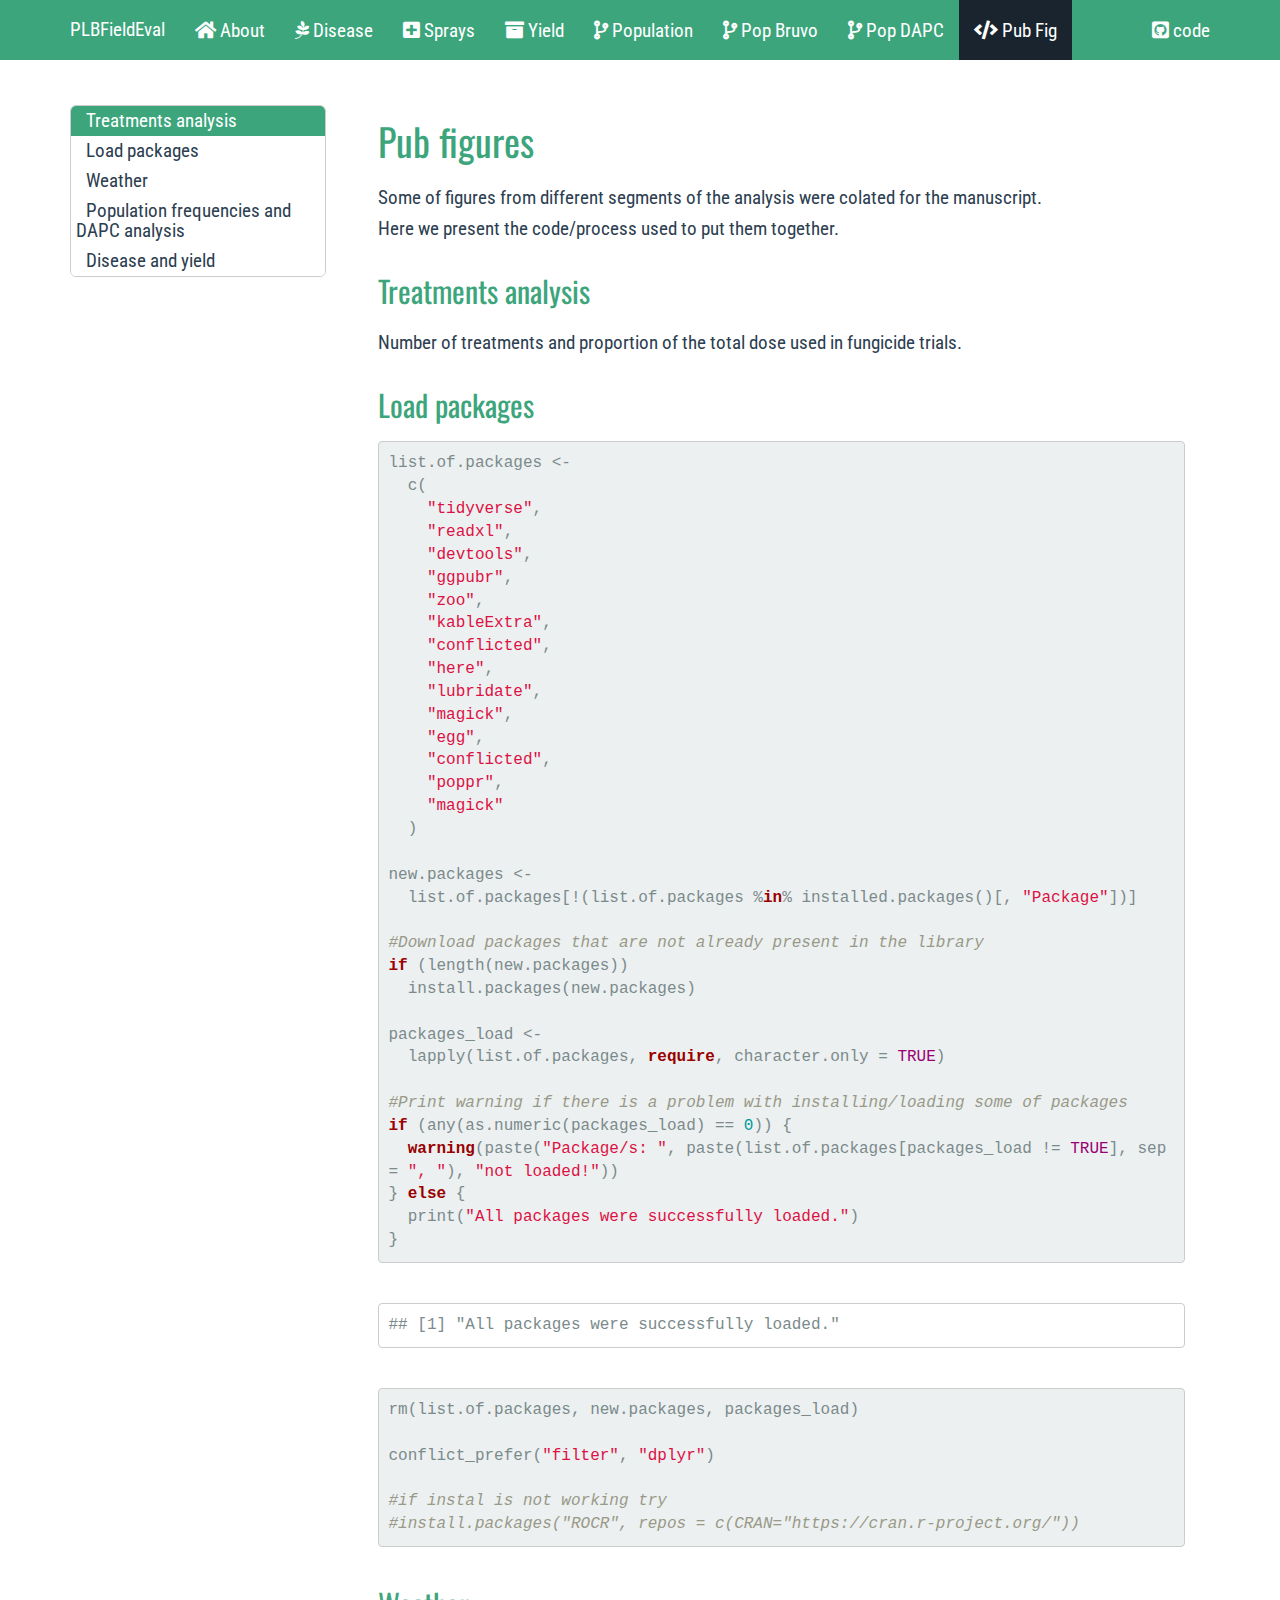
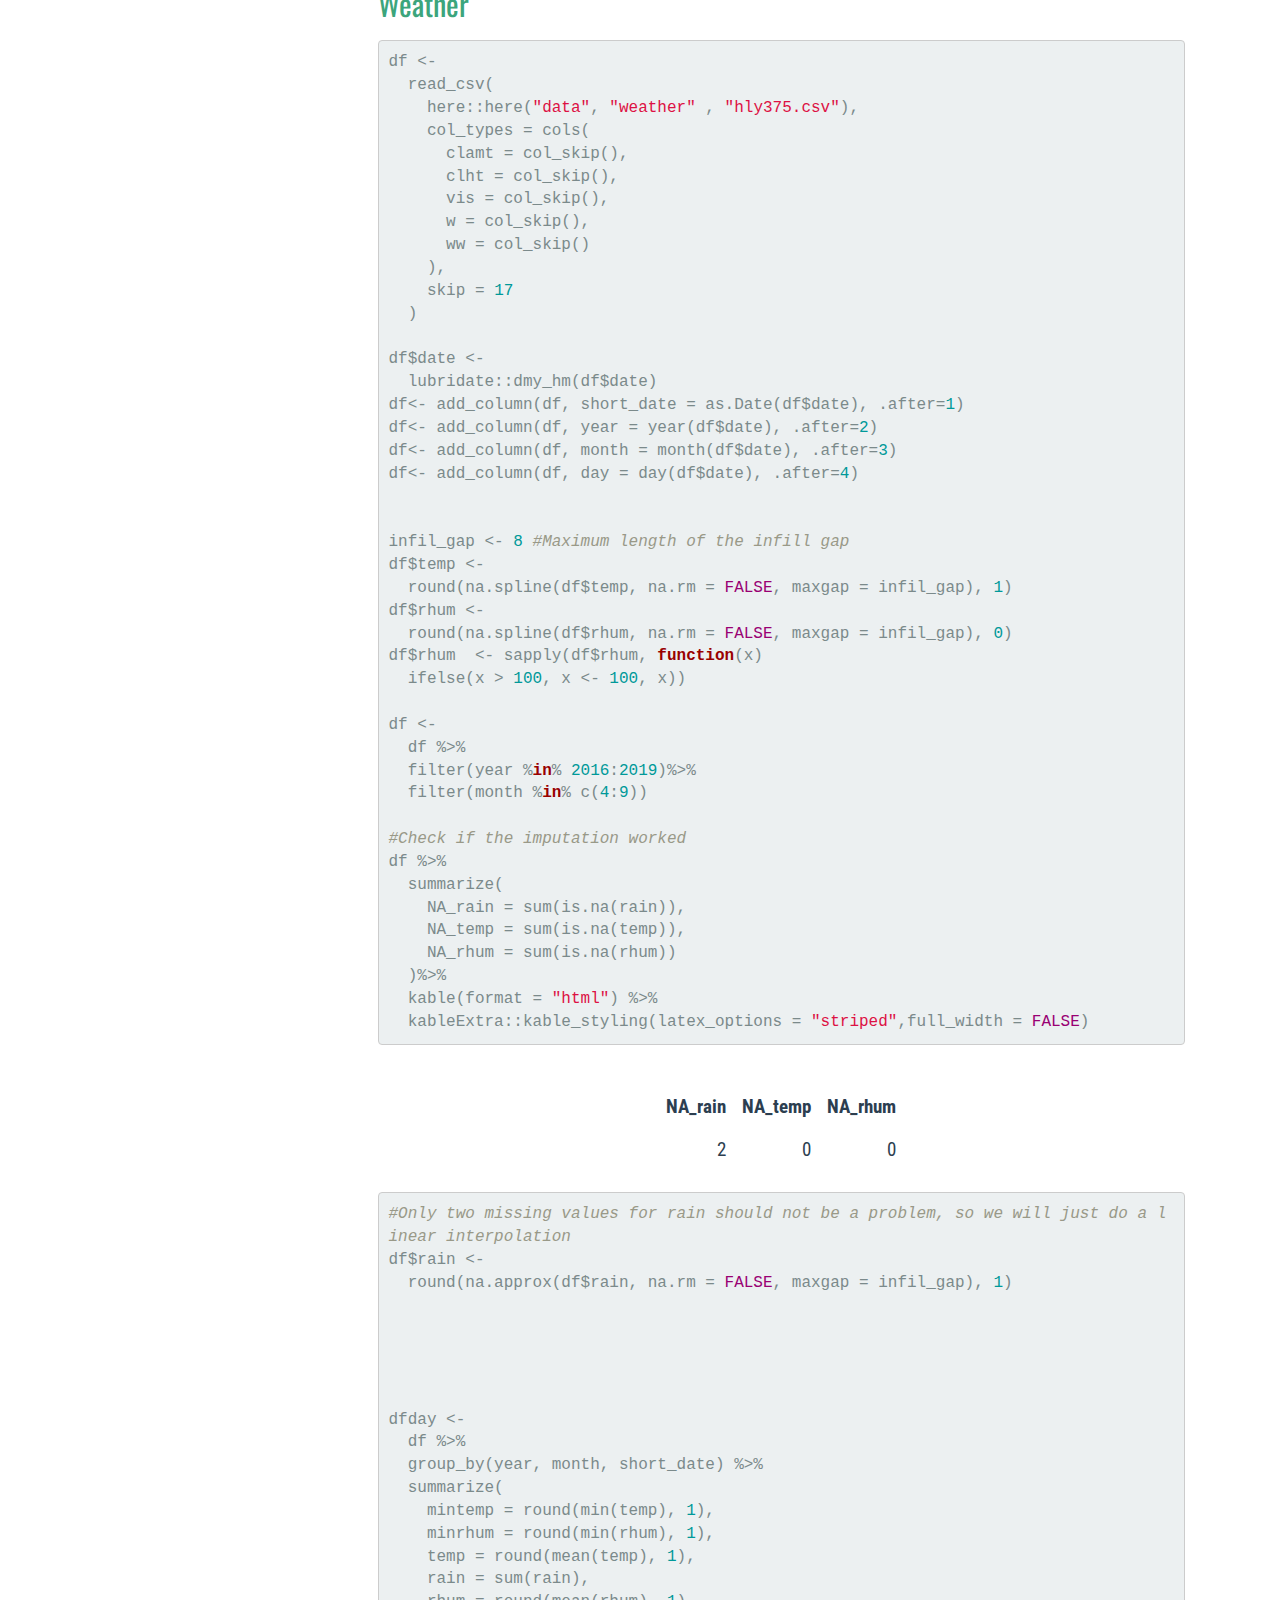
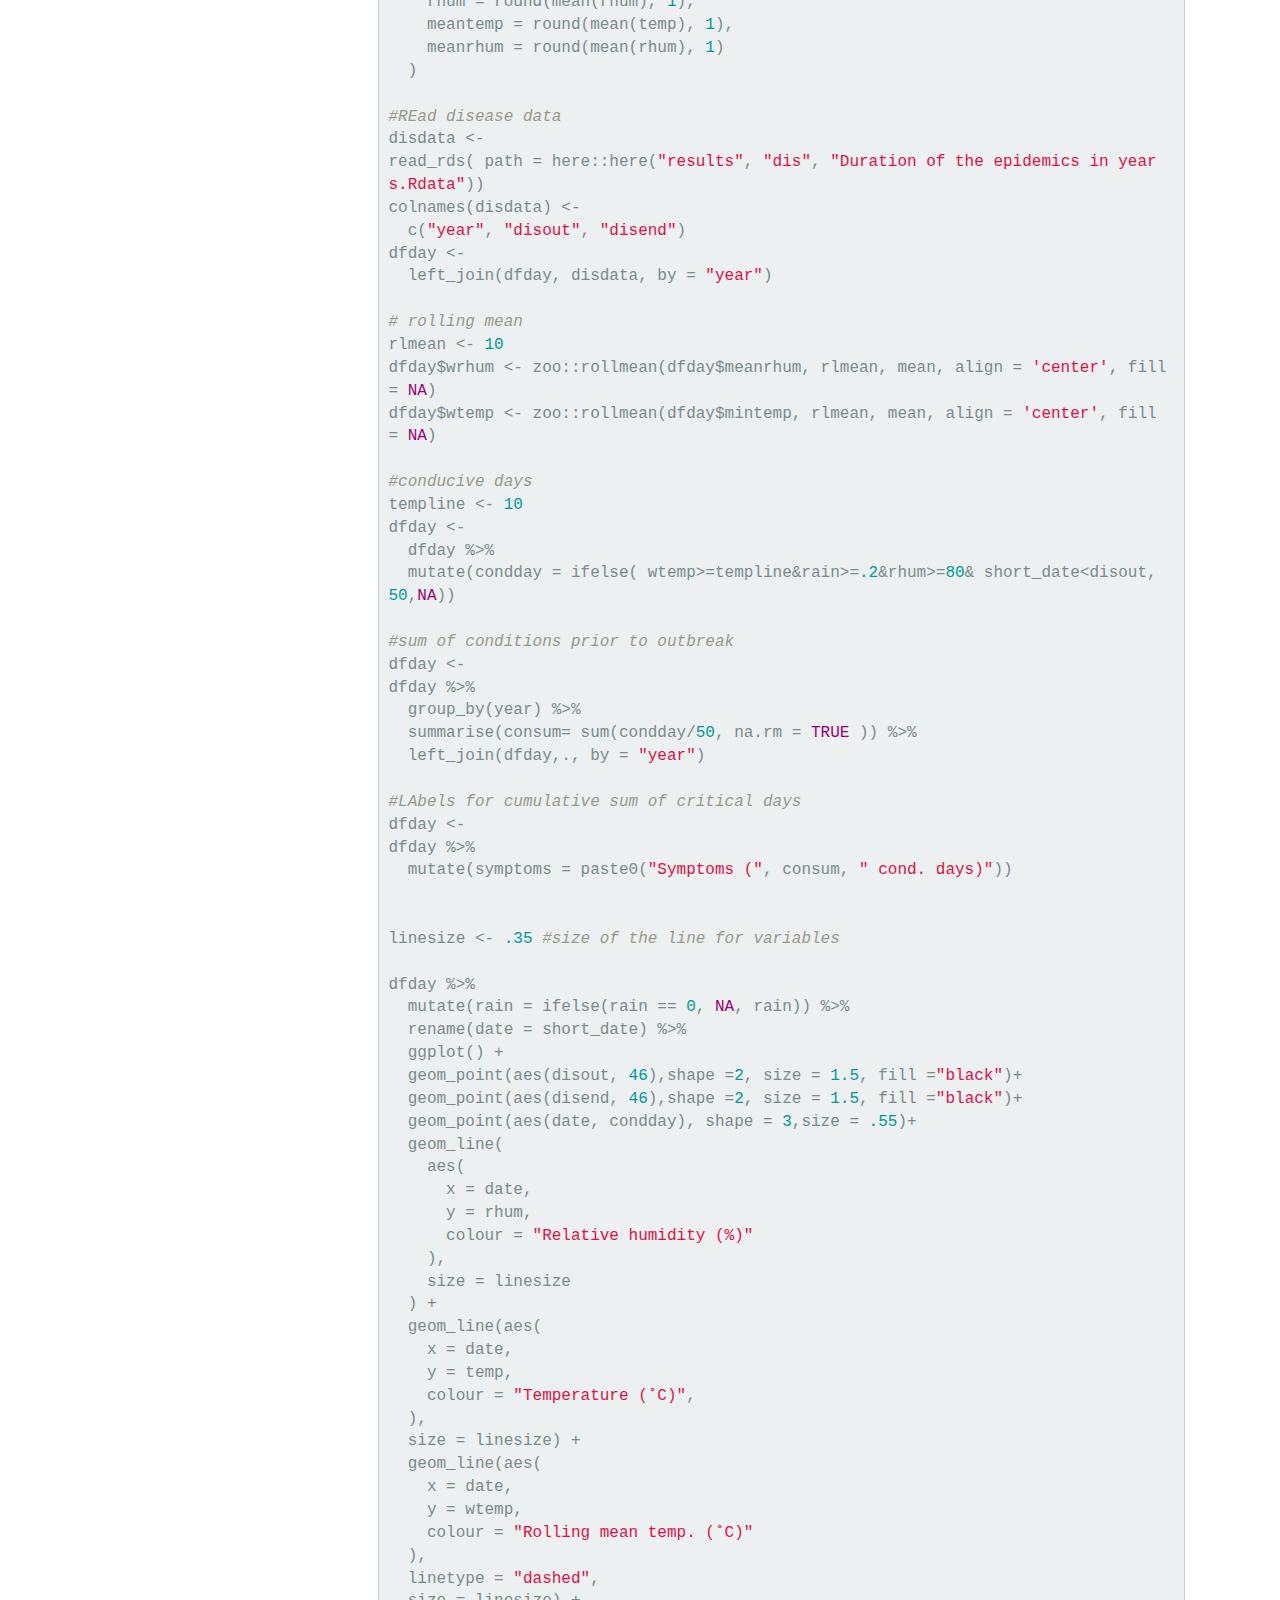
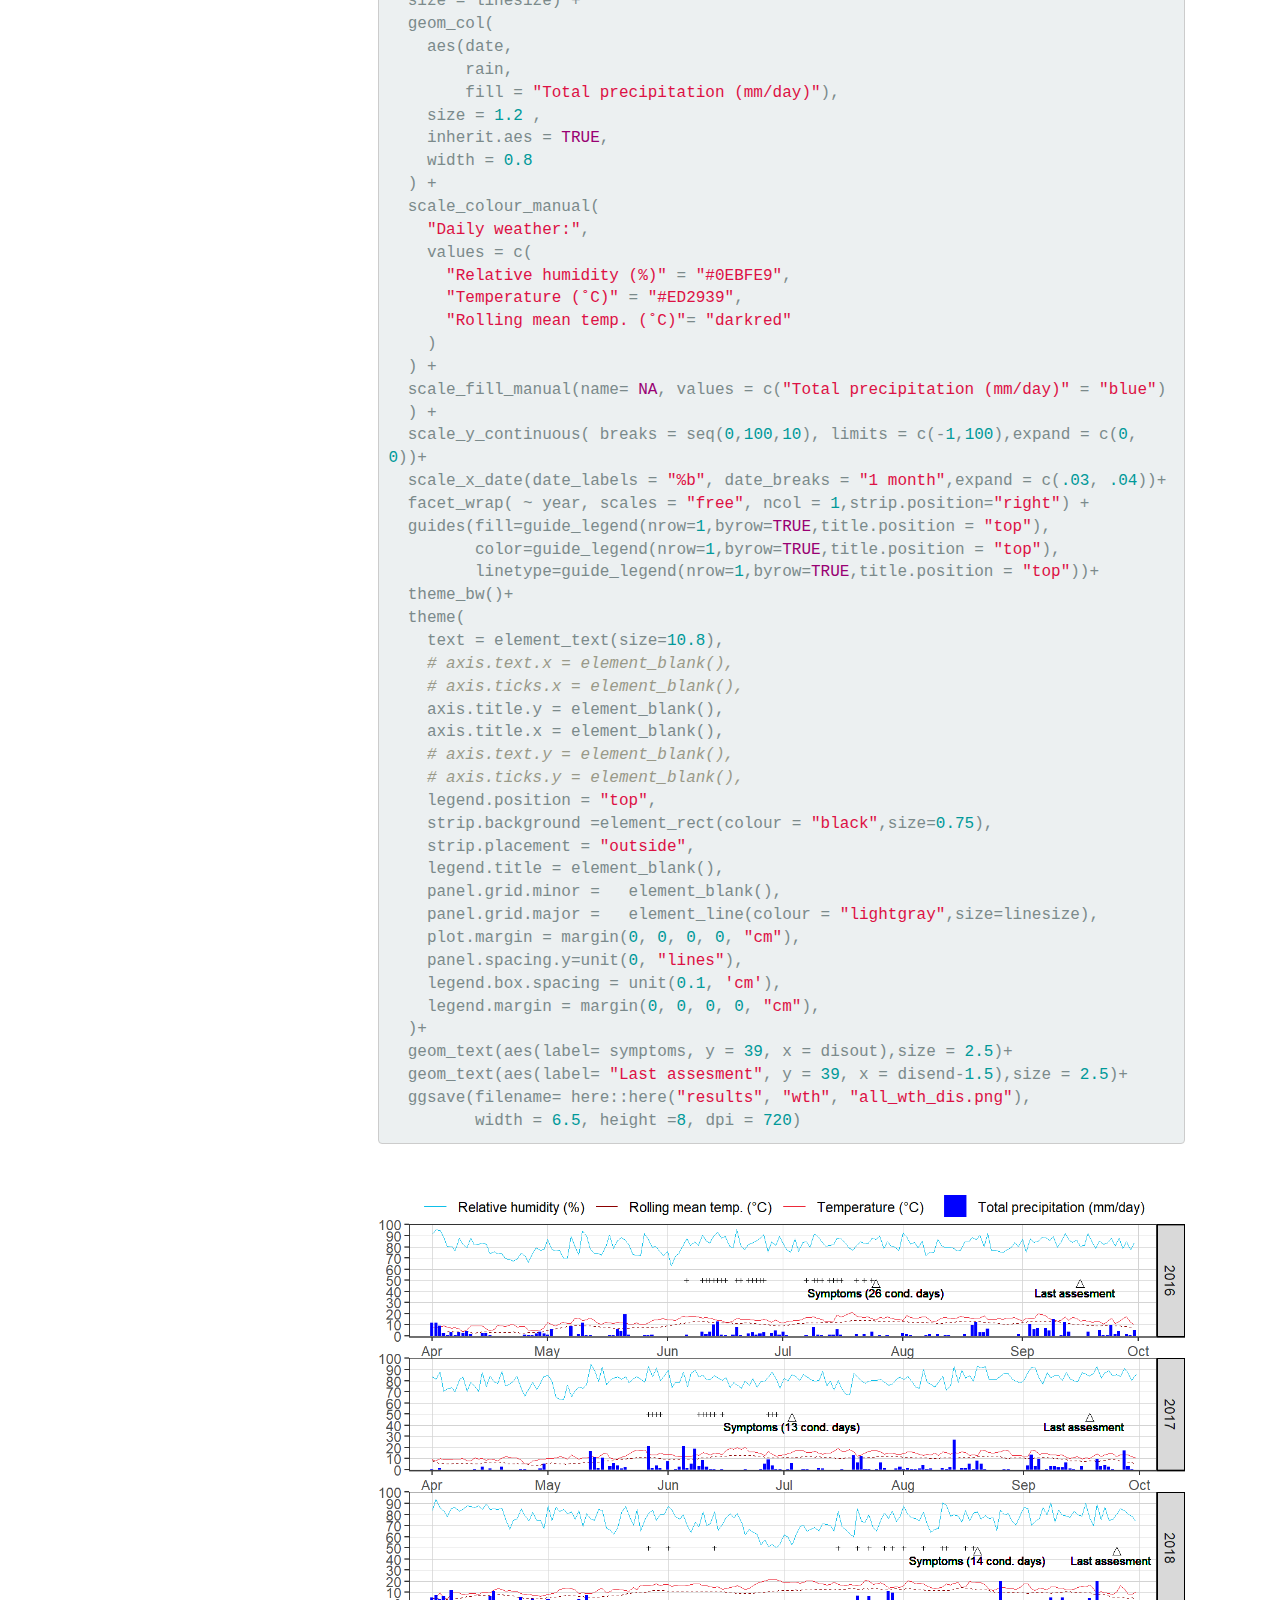
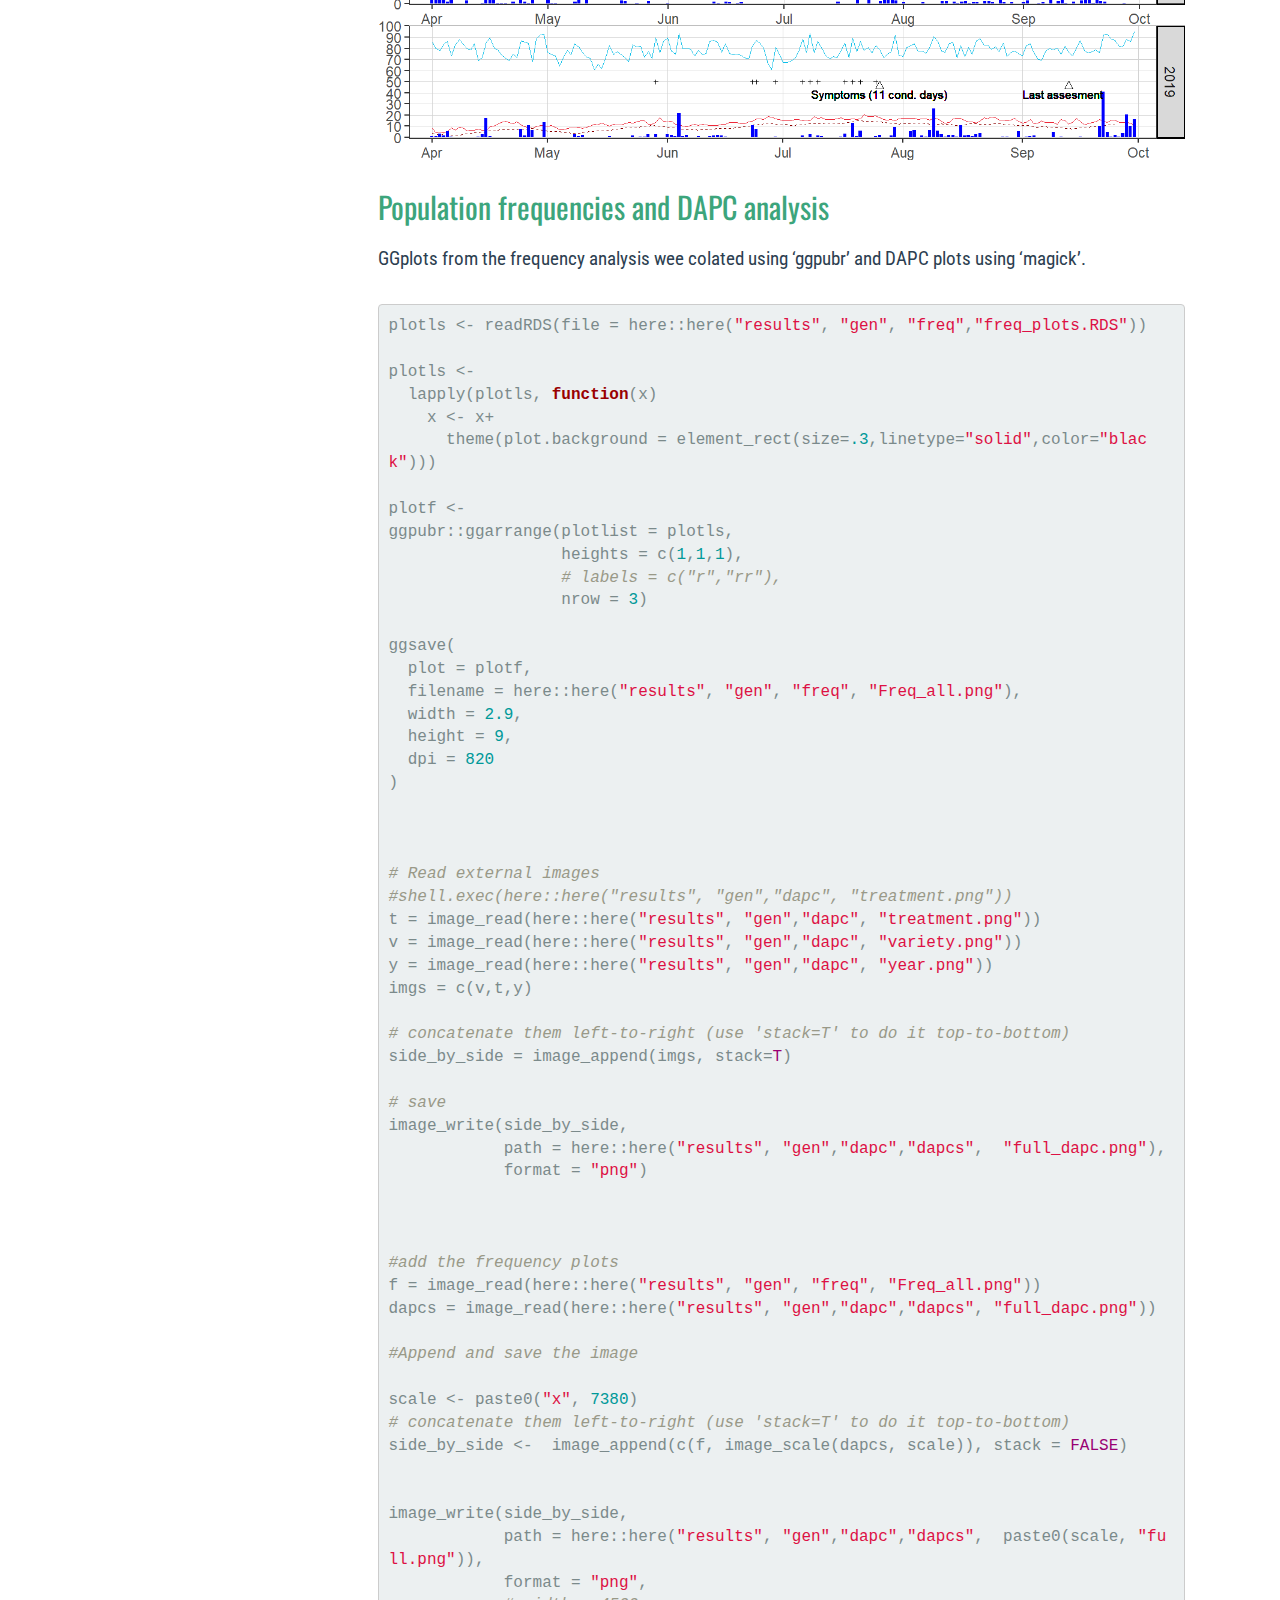
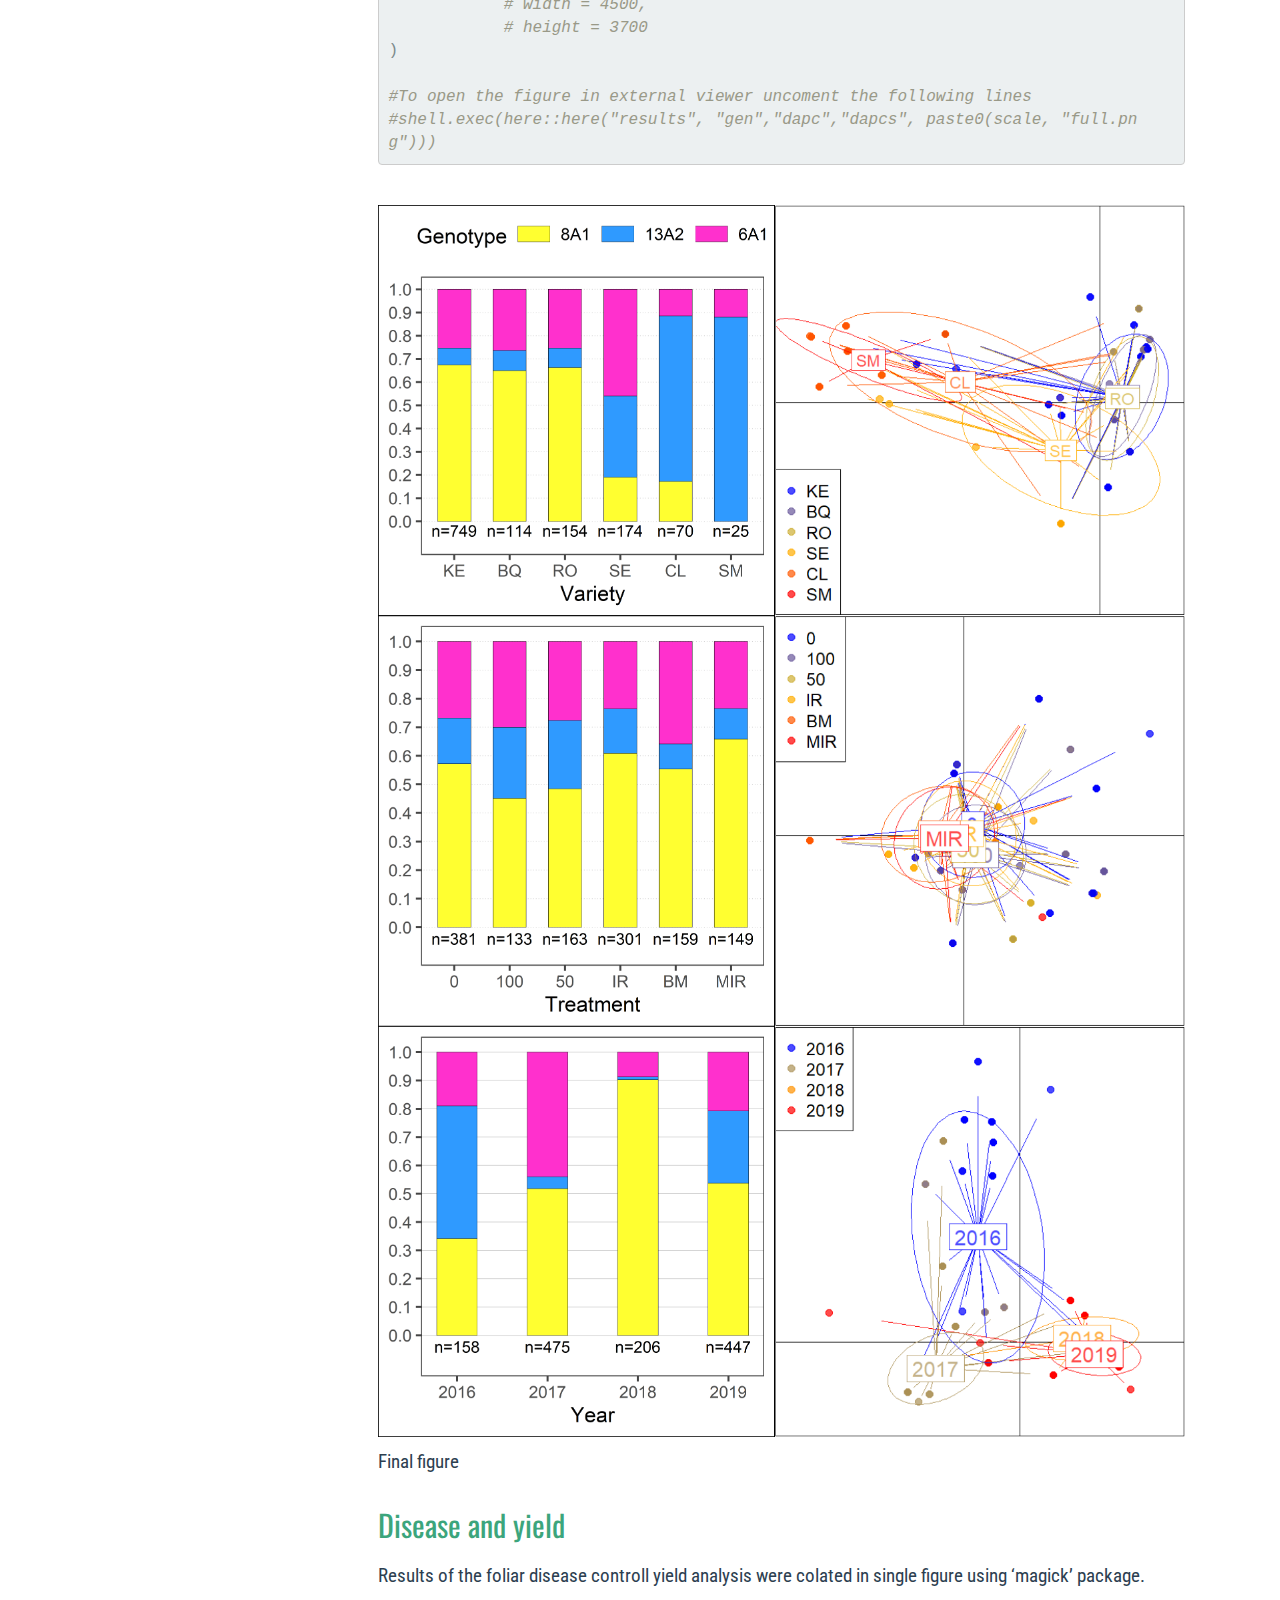
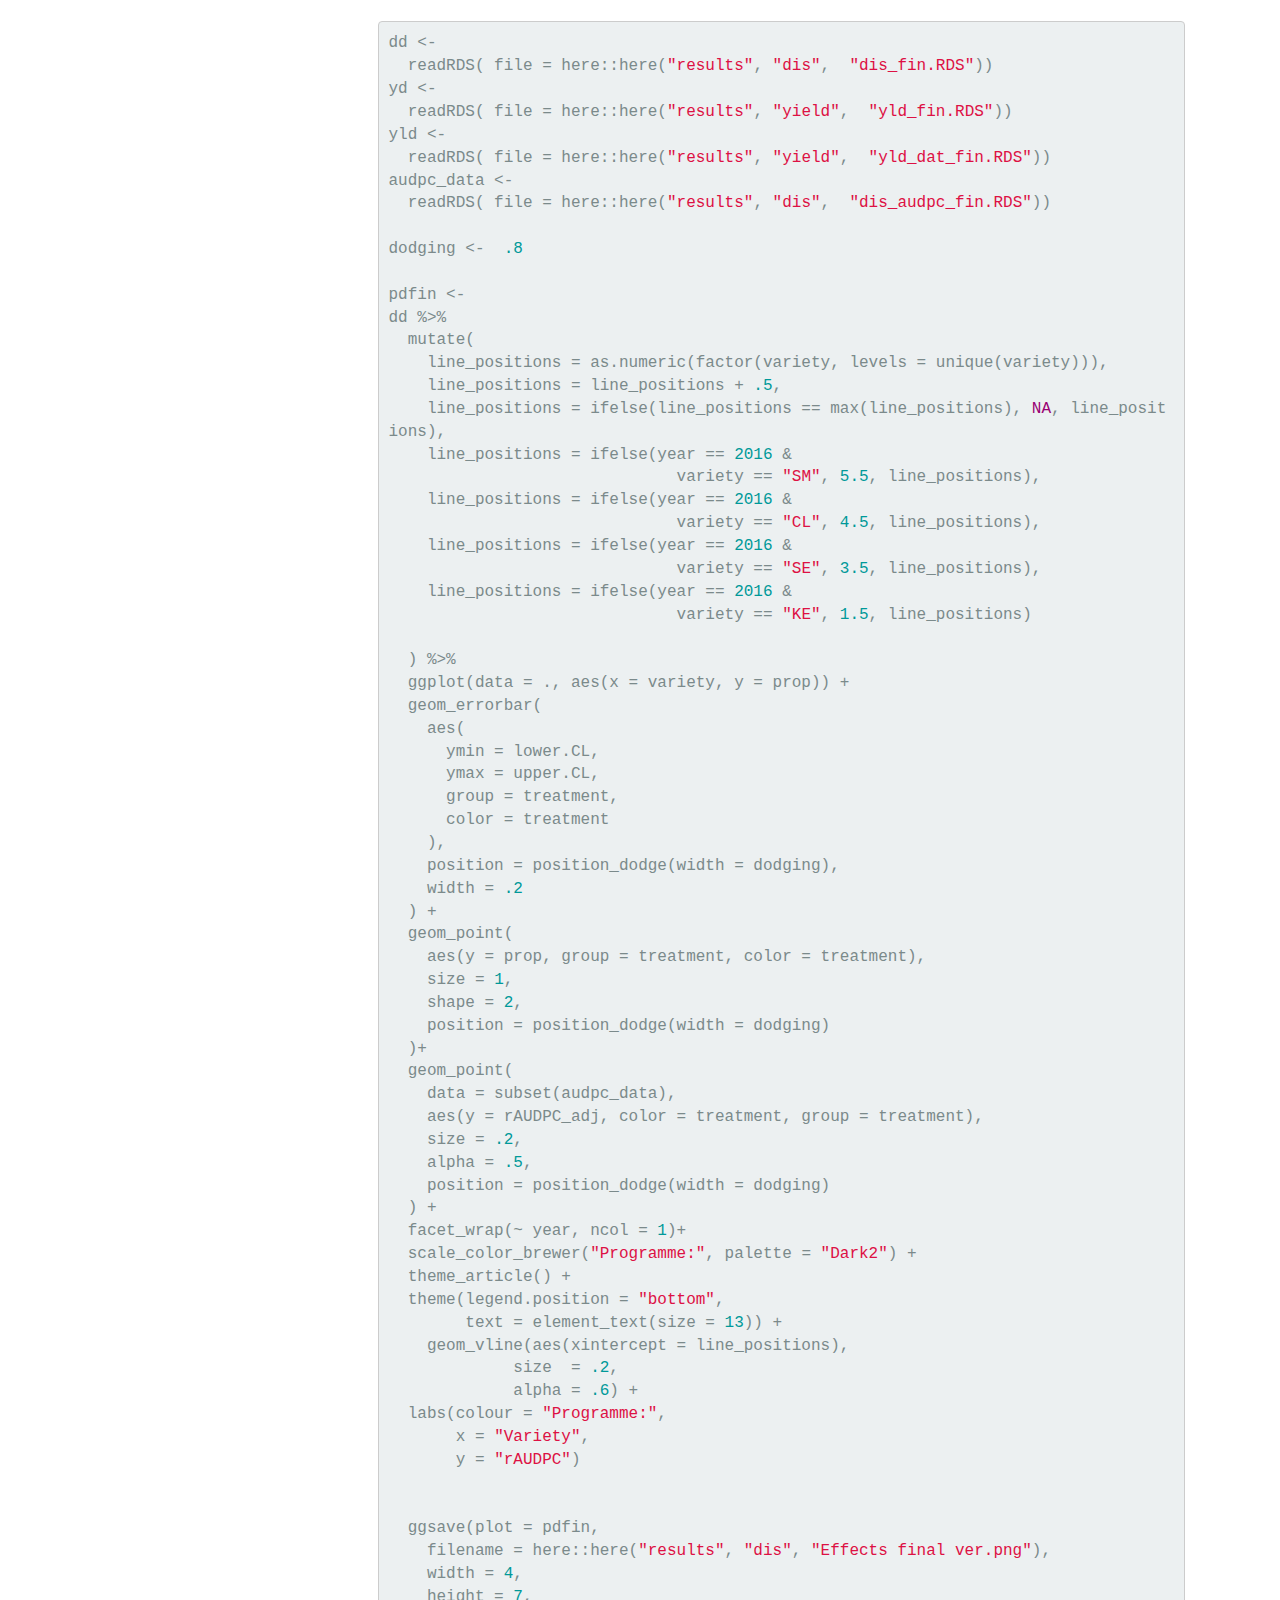
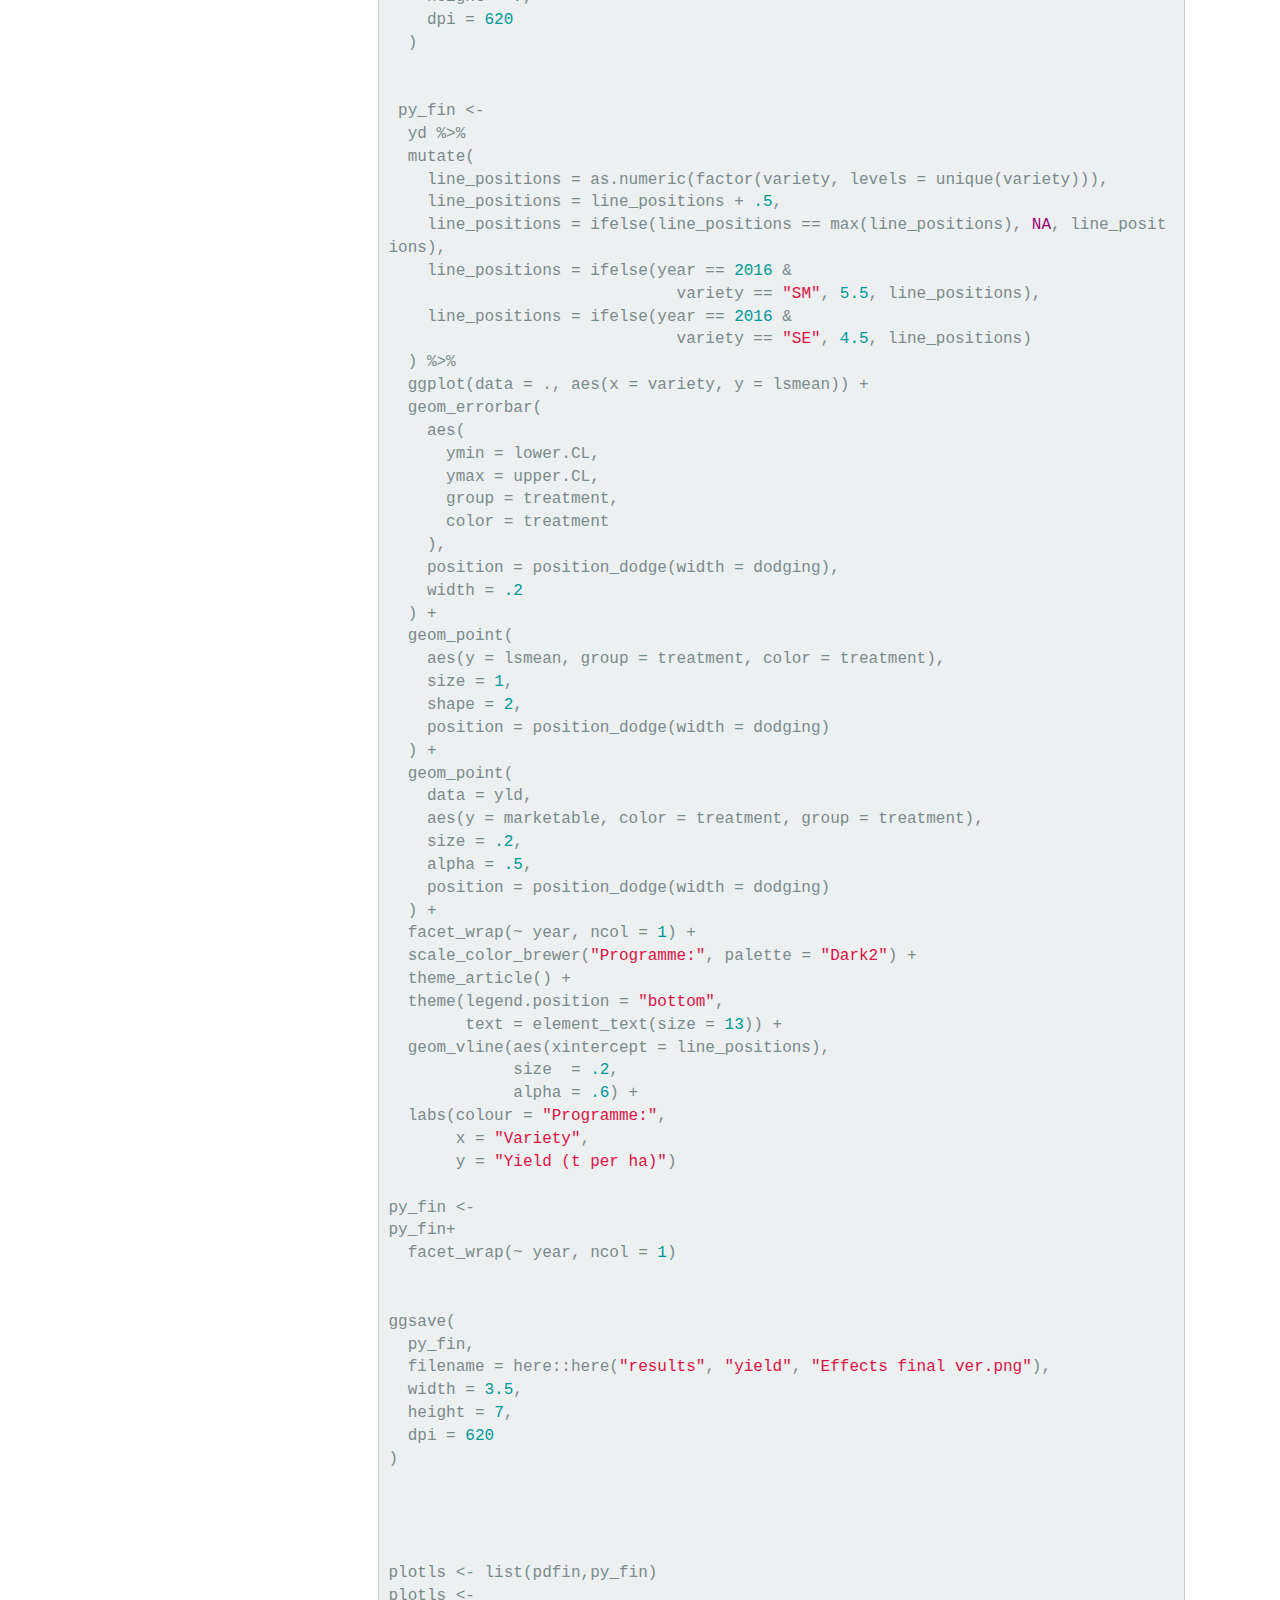
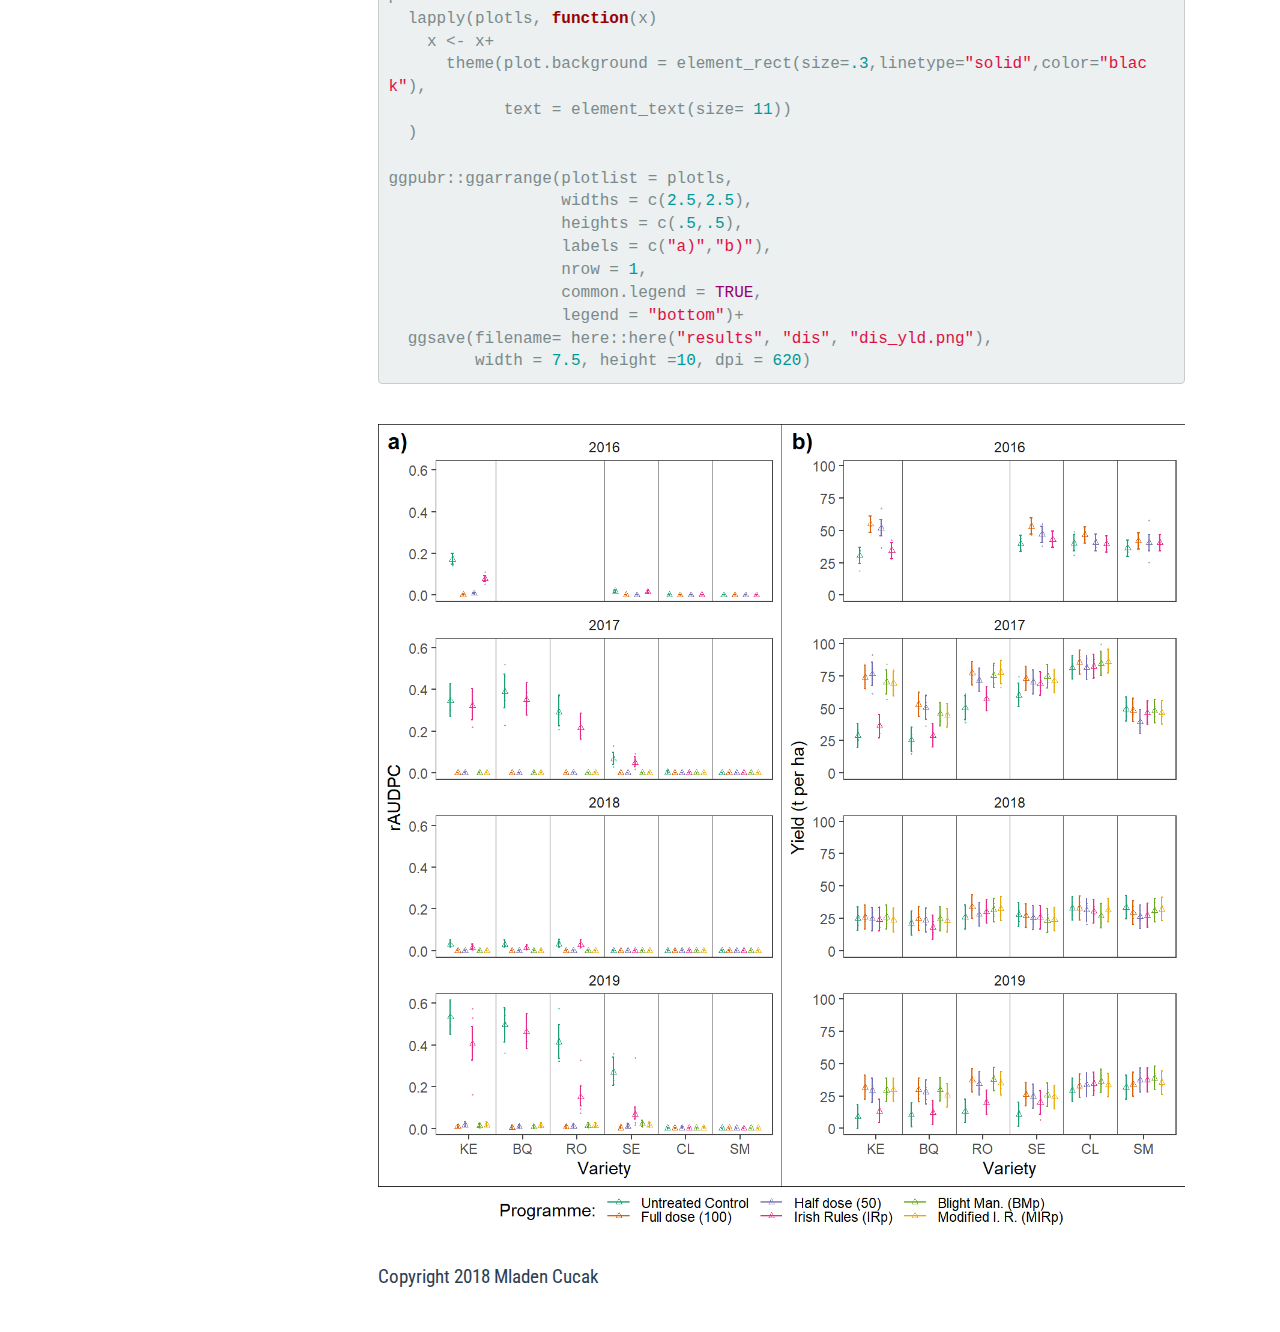
<file: docs/pub_plots.html>
<!DOCTYPE html>

<html>

<head>

<meta charset="utf-8" />
<meta name="generator" content="pandoc" />
<meta http-equiv="X-UA-Compatible" content="IE=EDGE" />




<title>Pub figures</title>

<script src="site_libs/jquery-1.11.3/jquery.min.js"></script>
<meta name="viewport" content="width=device-width, initial-scale=1" />
<link href="site_libs/bootstrap-3.3.5/css/flatly.min.css" rel="stylesheet" />
<script src="site_libs/bootstrap-3.3.5/js/bootstrap.min.js"></script>
<script src="site_libs/bootstrap-3.3.5/shim/html5shiv.min.js"></script>
<script src="site_libs/bootstrap-3.3.5/shim/respond.min.js"></script>
<script src="site_libs/jqueryui-1.11.4/jquery-ui.min.js"></script>
<link href="site_libs/tocify-1.9.1/jquery.tocify.css" rel="stylesheet" />
<script src="site_libs/tocify-1.9.1/jquery.tocify.js"></script>
<script src="site_libs/navigation-1.1/tabsets.js"></script>
<link href="site_libs/highlightjs-9.12.0/default.css" rel="stylesheet" />
<script src="site_libs/highlightjs-9.12.0/highlight.js"></script>
<link href="site_libs/pagedtable-1.1/css/pagedtable.css" rel="stylesheet" />
<script src="site_libs/pagedtable-1.1/js/pagedtable.js"></script>
<script src="site_libs/kePrint-0.0.1/kePrint.js"></script>
<link href="site_libs/font-awesome-5.1.0/css/all.css" rel="stylesheet" />
<link href="site_libs/font-awesome-5.1.0/css/v4-shims.css" rel="stylesheet" />

<style type="text/css">code{white-space: pre;}</style>
<style type="text/css">
  pre:not([class]) {
    background-color: white;
  }
</style>
<script type="text/javascript">
if (window.hljs) {
  hljs.configure({languages: []});
  hljs.initHighlightingOnLoad();
  if (document.readyState && document.readyState === "complete") {
    window.setTimeout(function() { hljs.initHighlighting(); }, 0);
  }
}
</script>



<style type="text/css">
h1 {
  font-size: 34px;
}
h1.title {
  font-size: 38px;
}
h2 {
  font-size: 30px;
}
h3 {
  font-size: 24px;
}
h4 {
  font-size: 18px;
}
h5 {
  font-size: 16px;
}
h6 {
  font-size: 12px;
}
.table th:not([align]) {
  text-align: left;
}
</style>

<link rel="stylesheet" href="style.css" type="text/css" />



<style type = "text/css">
.main-container {
  max-width: 940px;
  margin-left: auto;
  margin-right: auto;
}
code {
  color: inherit;
  background-color: rgba(0, 0, 0, 0.04);
}
img {
  max-width:100%;
}
.tabbed-pane {
  padding-top: 12px;
}
.html-widget {
  margin-bottom: 20px;
}
button.code-folding-btn:focus {
  outline: none;
}
summary {
  display: list-item;
}
</style>


<style type="text/css">
/* padding for bootstrap navbar */
body {
  padding-top: 60px;
  padding-bottom: 40px;
}
/* offset scroll position for anchor links (for fixed navbar)  */
.section h1 {
  padding-top: 65px;
  margin-top: -65px;
}
.section h2 {
  padding-top: 65px;
  margin-top: -65px;
}
.section h3 {
  padding-top: 65px;
  margin-top: -65px;
}
.section h4 {
  padding-top: 65px;
  margin-top: -65px;
}
.section h5 {
  padding-top: 65px;
  margin-top: -65px;
}
.section h6 {
  padding-top: 65px;
  margin-top: -65px;
}
.dropdown-submenu {
  position: relative;
}
.dropdown-submenu>.dropdown-menu {
  top: 0;
  left: 100%;
  margin-top: -6px;
  margin-left: -1px;
  border-radius: 0 6px 6px 6px;
}
.dropdown-submenu:hover>.dropdown-menu {
  display: block;
}
.dropdown-submenu>a:after {
  display: block;
  content: " ";
  float: right;
  width: 0;
  height: 0;
  border-color: transparent;
  border-style: solid;
  border-width: 5px 0 5px 5px;
  border-left-color: #cccccc;
  margin-top: 5px;
  margin-right: -10px;
}
.dropdown-submenu:hover>a:after {
  border-left-color: #ffffff;
}
.dropdown-submenu.pull-left {
  float: none;
}
.dropdown-submenu.pull-left>.dropdown-menu {
  left: -100%;
  margin-left: 10px;
  border-radius: 6px 0 6px 6px;
}
</style>

<script>
// manage active state of menu based on current page
$(document).ready(function () {
  // active menu anchor
  href = window.location.pathname
  href = href.substr(href.lastIndexOf('/') + 1)
  if (href === "")
    href = "index.html";
  var menuAnchor = $('a[href="' + href + '"]');

  // mark it active
  menuAnchor.parent().addClass('active');

  // if it's got a parent navbar menu mark it active as well
  menuAnchor.closest('li.dropdown').addClass('active');
});
</script>

<!-- tabsets -->

<style type="text/css">
.tabset-dropdown > .nav-tabs {
  display: inline-table;
  max-height: 500px;
  min-height: 44px;
  overflow-y: auto;
  background: white;
  border: 1px solid #ddd;
  border-radius: 4px;
}

.tabset-dropdown > .nav-tabs > li.active:before {
  content: "";
  font-family: 'Glyphicons Halflings';
  display: inline-block;
  padding: 10px;
  border-right: 1px solid #ddd;
}

.tabset-dropdown > .nav-tabs.nav-tabs-open > li.active:before {
  content: "&#xe258;";
  border: none;
}

.tabset-dropdown > .nav-tabs.nav-tabs-open:before {
  content: "";
  font-family: 'Glyphicons Halflings';
  display: inline-block;
  padding: 10px;
  border-right: 1px solid #ddd;
}

.tabset-dropdown > .nav-tabs > li.active {
  display: block;
}

.tabset-dropdown > .nav-tabs > li > a,
.tabset-dropdown > .nav-tabs > li > a:focus,
.tabset-dropdown > .nav-tabs > li > a:hover {
  border: none;
  display: inline-block;
  border-radius: 4px;
  background-color: transparent;
}

.tabset-dropdown > .nav-tabs.nav-tabs-open > li {
  display: block;
  float: none;
}

.tabset-dropdown > .nav-tabs > li {
  display: none;
}
</style>

<!-- code folding -->



<style type="text/css">

#TOC {
  margin: 25px 0px 20px 0px;
}
@media (max-width: 768px) {
#TOC {
  position: relative;
  width: 100%;
}
}

@media print {
.toc-content {
  /* see https://github.com/w3c/csswg-drafts/issues/4434 */
  float: right;
}
}

.toc-content {
  padding-left: 30px;
  padding-right: 40px;
}

div.main-container {
  max-width: 1200px;
}

div.tocify {
  width: 20%;
  max-width: 260px;
  max-height: 85%;
}

@media (min-width: 768px) and (max-width: 991px) {
  div.tocify {
    width: 25%;
  }
}

@media (max-width: 767px) {
  div.tocify {
    width: 100%;
    max-width: none;
  }
}

.tocify ul, .tocify li {
  line-height: 20px;
}

.tocify-subheader .tocify-item {
  font-size: 0.90em;
}

.tocify .list-group-item {
  border-radius: 0px;
}

.tocify-subheader {
  display: inline;
}
.tocify-subheader .tocify-item {
  font-size: 0.95em;
}

</style>



</head>

<body>


<div class="container-fluid main-container">


<!-- setup 3col/9col grid for toc_float and main content  -->
<div class="row-fluid">
<div class="col-xs-12 col-sm-4 col-md-3">
<div id="TOC" class="tocify">
</div>
</div>

<div class="toc-content col-xs-12 col-sm-8 col-md-9">




<div class="navbar navbar-default  navbar-fixed-top" role="navigation">
  <div class="container">
    <div class="navbar-header">
      <button type="button" class="navbar-toggle collapsed" data-toggle="collapse" data-target="#navbar">
        <span class="icon-bar"></span>
        <span class="icon-bar"></span>
        <span class="icon-bar"></span>
      </button>
      <a class="navbar-brand" href="index.html">PLBFieldEval</a>
    </div>
    <div id="navbar" class="navbar-collapse collapse">
      <ul class="nav navbar-nav">
        <li>
  <a href="index.html">
    <span class="fa fa fa fa-home"></span>
     
    About
  </a>
</li>
<li>
  <a href="disdata.html">
    <span class="fa fa fa fa fa fa-pagelines"></span>
     
    Disease
  </a>
</li>
<li>
  <a href="Trt.html">
    <span class="fa fa fa fa fa fa-plus-square"></span>
     
    Sprays
  </a>
</li>
<li>
  <a href="yield.html">
    <span class="fa fa fa fa-archive"></span>
     
    Yield
  </a>
</li>
<li>
  <a href="pop.html">
    <span class="fa fa fa fa-code-fork"></span>
     
    Population
  </a>
</li>
<li>
  <a href="pop2.html">
    <span class="fa fa fa fa-code-fork"></span>
     
    Pop Bruvo
  </a>
</li>
<li>
  <a href="pop3.html">
    <span class="fa fa fa fa-code-fork"></span>
     
    Pop DAPC
  </a>
</li>
<li>
  <a href="pub_plots.html">
    <span class="fa fa fa fa-code"></span>
     
    Pub Fig
  </a>
</li>
      </ul>
      <ul class="nav navbar-nav navbar-right">
        <li>
  <a href="https://github.com/mladencucak/PLBFieldTrial">
    <span class="fa fa-github-square"></span>
     
    code
  </a>
</li>
      </ul>
    </div><!--/.nav-collapse -->
  </div><!--/.container -->
</div><!--/.navbar -->

<div class="fluid-row" id="header">



<h1 class="title toc-ignore">Pub figures</h1>

</div>


<p>Some of figures from different segments of the analysis were colated for the manuscript.<br />
Here we present the code/process used to put them together.</p>
<div id="treatments-analysis" class="section level2">
<h2>Treatments analysis</h2>
<p>Number of treatments and proportion of the total dose used in fungicide trials.</p>
</div>
<div id="load-packages" class="section level2">
<h2>Load packages</h2>
<pre class="r"><code>list.of.packages &lt;-
  c(
    &quot;tidyverse&quot;,
    &quot;readxl&quot;,
    &quot;devtools&quot;,
    &quot;ggpubr&quot;,
    &quot;zoo&quot;,
    &quot;kableExtra&quot;,
    &quot;conflicted&quot;,
    &quot;here&quot;,
    &quot;lubridate&quot;,
    &quot;magick&quot;,
    &quot;egg&quot;,
    &quot;conflicted&quot;,
    &quot;poppr&quot;,
    &quot;magick&quot;
  )

new.packages &lt;-
  list.of.packages[!(list.of.packages %in% installed.packages()[, &quot;Package&quot;])]

#Download packages that are not already present in the library
if (length(new.packages))
  install.packages(new.packages)

packages_load &lt;-
  lapply(list.of.packages, require, character.only = TRUE)

#Print warning if there is a problem with installing/loading some of packages
if (any(as.numeric(packages_load) == 0)) {
  warning(paste(&quot;Package/s: &quot;, paste(list.of.packages[packages_load != TRUE], sep = &quot;, &quot;), &quot;not loaded!&quot;))
} else {
  print(&quot;All packages were successfully loaded.&quot;)
}</code></pre>
<pre><code>## [1] &quot;All packages were successfully loaded.&quot;</code></pre>
<pre class="r"><code>rm(list.of.packages, new.packages, packages_load)

conflict_prefer(&quot;filter&quot;, &quot;dplyr&quot;)

#if instal is not working try 
#install.packages(&quot;ROCR&quot;, repos = c(CRAN=&quot;https://cran.r-project.org/&quot;))</code></pre>
</div>
<div id="weather" class="section level2">
<h2>Weather</h2>
<pre class="r"><code>df &lt;- 
  read_csv(
    here::here(&quot;data&quot;, &quot;weather&quot; , &quot;hly375.csv&quot;),
    col_types = cols(
      clamt = col_skip(),
      clht = col_skip(),
      vis = col_skip(),
      w = col_skip(),
      ww = col_skip()
    ),
    skip = 17
  )

df$date &lt;-
  lubridate::dmy_hm(df$date)
df&lt;- add_column(df, short_date = as.Date(df$date), .after=1)
df&lt;- add_column(df, year = year(df$date), .after=2)
df&lt;- add_column(df, month = month(df$date), .after=3)
df&lt;- add_column(df, day = day(df$date), .after=4)


infil_gap &lt;- 8 #Maximum length of the infill gap
df$temp &lt;-
  round(na.spline(df$temp, na.rm = FALSE, maxgap = infil_gap), 1)
df$rhum &lt;-
  round(na.spline(df$rhum, na.rm = FALSE, maxgap = infil_gap), 0)
df$rhum  &lt;- sapply(df$rhum, function(x)
  ifelse(x &gt; 100, x &lt;- 100, x))

df &lt;- 
  df %&gt;% 
  filter(year %in% 2016:2019)%&gt;%
  filter(month %in% c(4:9)) 

#Check if the imputation worked
df %&gt;%
  summarize(
    NA_rain = sum(is.na(rain)),
    NA_temp = sum(is.na(temp)),
    NA_rhum = sum(is.na(rhum))
  )%&gt;% 
  kable(format = &quot;html&quot;) %&gt;% 
  kableExtra::kable_styling(latex_options = &quot;striped&quot;,full_width = FALSE)</code></pre>
<table class="table" style="width: auto !important; margin-left: auto; margin-right: auto;">
<thead>
<tr>
<th style="text-align:right;">
NA_rain
</th>
<th style="text-align:right;">
NA_temp
</th>
<th style="text-align:right;">
NA_rhum
</th>
</tr>
</thead>
<tbody>
<tr>
<td style="text-align:right;">
2
</td>
<td style="text-align:right;">
0
</td>
<td style="text-align:right;">
0
</td>
</tr>
</tbody>
</table>
<pre class="r"><code>#Only two missing values for rain should not be a problem, so we will just do a linear interpolation
df$rain &lt;- 
  round(na.approx(df$rain, na.rm = FALSE, maxgap = infil_gap), 1)





dfday &lt;-
  df %&gt;%
  group_by(year, month, short_date) %&gt;%
  summarize(
    mintemp = round(min(temp), 1),
    minrhum = round(min(rhum), 1),
    temp = round(mean(temp), 1),
    rain = sum(rain),
    rhum = round(mean(rhum), 1),
    meantemp = round(mean(temp), 1),
    meanrhum = round(mean(rhum), 1)
  )

#REad disease data
disdata &lt;- 
read_rds( path = here::here(&quot;results&quot;, &quot;dis&quot;, &quot;Duration of the epidemics in years.Rdata&quot;)) 
colnames(disdata) &lt;- 
  c(&quot;year&quot;, &quot;disout&quot;, &quot;disend&quot;)
dfday &lt;-
  left_join(dfday, disdata, by = &quot;year&quot;)

# rolling mean
rlmean &lt;- 10
dfday$wrhum &lt;- zoo::rollmean(dfday$meanrhum, rlmean, mean, align = &#39;center&#39;, fill = NA)
dfday$wtemp &lt;- zoo::rollmean(dfday$mintemp, rlmean, mean, align = &#39;center&#39;, fill = NA)

#conducive days
templine &lt;- 10
dfday &lt;- 
  dfday %&gt;% 
  mutate(condday = ifelse( wtemp&gt;=templine&amp;rain&gt;=.2&amp;rhum&gt;=80&amp; short_date&lt;disout, 50,NA))

#sum of conditions prior to outbreak
dfday &lt;- 
dfday %&gt;% 
  group_by(year) %&gt;% 
  summarise(consum= sum(condday/50, na.rm = TRUE )) %&gt;%
  left_join(dfday,., by = &quot;year&quot;)

#LAbels for cumulative sum of critical days
dfday &lt;- 
dfday %&gt;% 
  mutate(symptoms = paste0(&quot;Symptoms (&quot;, consum, &quot; cond. days)&quot;))


linesize &lt;- .35 #size of the line for variables

dfday %&gt;% 
  mutate(rain = ifelse(rain == 0, NA, rain)) %&gt;% 
  rename(date = short_date) %&gt;% 
  ggplot() +
  geom_point(aes(disout, 46),shape =2, size = 1.5, fill =&quot;black&quot;)+
  geom_point(aes(disend, 46),shape =2, size = 1.5, fill =&quot;black&quot;)+
  geom_point(aes(date, condday), shape = 3,size = .55)+
  geom_line(
    aes(
      x = date,
      y = rhum,
      colour = &quot;Relative humidity (%)&quot;
    ),
    size = linesize
  ) +
  geom_line(aes(
    x = date,
    y = temp,
    colour = &quot;Temperature (˚C)&quot;,
  ),
  size = linesize) +
  geom_line(aes(
    x = date,
    y = wtemp,
    colour = &quot;Rolling mean temp. (˚C)&quot;
  ),
  linetype = &quot;dashed&quot;,
  size = linesize) +
  geom_col(
    aes(date,
        rain,
        fill = &quot;Total precipitation (mm/day)&quot;),
    size = 1.2 ,
    inherit.aes = TRUE,
    width = 0.8
  ) +
  scale_colour_manual(
    &quot;Daily weather:&quot;,
    values = c(
      &quot;Relative humidity (%)&quot; = &quot;#0EBFE9&quot;,
      &quot;Temperature (˚C)&quot; = &quot;#ED2939&quot;,
      &quot;Rolling mean temp. (˚C)&quot;= &quot;darkred&quot;
    )
  ) +
  scale_fill_manual(name= NA, values = c(&quot;Total precipitation (mm/day)&quot; = &quot;blue&quot;)
  ) +
  scale_y_continuous( breaks = seq(0,100,10), limits = c(-1,100),expand = c(0, 0))+
  scale_x_date(date_labels = &quot;%b&quot;, date_breaks = &quot;1 month&quot;,expand = c(.03, .04))+
  facet_wrap( ~ year, scales = &quot;free&quot;, ncol = 1,strip.position=&quot;right&quot;) +
  guides(fill=guide_legend(nrow=1,byrow=TRUE,title.position = &quot;top&quot;),
         color=guide_legend(nrow=1,byrow=TRUE,title.position = &quot;top&quot;),
         linetype=guide_legend(nrow=1,byrow=TRUE,title.position = &quot;top&quot;))+
  theme_bw()+
  theme(
    text = element_text(size=10.8),
    # axis.text.x = element_blank(),
    # axis.ticks.x = element_blank(),
    axis.title.y = element_blank(),
    axis.title.x = element_blank(),
    # axis.text.y = element_blank(),
    # axis.ticks.y = element_blank(),
    legend.position = &quot;top&quot;,
    strip.background =element_rect(colour = &quot;black&quot;,size=0.75), 
    strip.placement = &quot;outside&quot;,
    legend.title = element_blank(),
    panel.grid.minor =   element_blank(),
    panel.grid.major =   element_line(colour = &quot;lightgray&quot;,size=linesize),
    plot.margin = margin(0, 0, 0, 0, &quot;cm&quot;),
    panel.spacing.y=unit(0, &quot;lines&quot;),
    legend.box.spacing = unit(0.1, &#39;cm&#39;),
    legend.margin = margin(0, 0, 0, 0, &quot;cm&quot;),
  )+
  geom_text(aes(label= symptoms, y = 39, x = disout),size = 2.5)+
  geom_text(aes(label= &quot;Last assesment&quot;, y = 39, x = disend-1.5),size = 2.5)+
  ggsave(filename= here::here(&quot;results&quot;, &quot;wth&quot;, &quot;all_wth_dis.png&quot;),
         width = 6.5, height =8, dpi = 720)</code></pre>
<p><img src="pub_plots_files/figure-html/wth_charts-1.png" width="100%" /></p>
</div>
<div id="population-frequencies-and-dapc-analysis" class="section level2">
<h2>Population frequencies and DAPC analysis</h2>
<p>GGplots from the frequency analysis wee colated using ‘ggpubr’ and DAPC plots using ‘magick’.</p>
<pre class="r"><code>plotls &lt;- readRDS(file = here::here(&quot;results&quot;, &quot;gen&quot;, &quot;freq&quot;,&quot;freq_plots.RDS&quot;))

plotls &lt;- 
  lapply(plotls, function(x) 
    x &lt;- x+
      theme(plot.background = element_rect(size=.3,linetype=&quot;solid&quot;,color=&quot;black&quot;)))

plotf &lt;- 
ggpubr::ggarrange(plotlist = plotls, 
                  heights = c(1,1,1),
                  # labels = c(&quot;r&quot;,&quot;rr&quot;),
                  nrow = 3)

ggsave(
  plot = plotf,
  filename = here::here(&quot;results&quot;, &quot;gen&quot;, &quot;freq&quot;, &quot;Freq_all.png&quot;),
  width = 2.9,
  height = 9,
  dpi = 820
)



# Read external images
#shell.exec(here::here(&quot;results&quot;, &quot;gen&quot;,&quot;dapc&quot;, &quot;treatment.png&quot;))
t = image_read(here::here(&quot;results&quot;, &quot;gen&quot;,&quot;dapc&quot;, &quot;treatment.png&quot;))
v = image_read(here::here(&quot;results&quot;, &quot;gen&quot;,&quot;dapc&quot;, &quot;variety.png&quot;))
y = image_read(here::here(&quot;results&quot;, &quot;gen&quot;,&quot;dapc&quot;, &quot;year.png&quot;))
imgs = c(v,t,y)

# concatenate them left-to-right (use &#39;stack=T&#39; to do it top-to-bottom)
side_by_side = image_append(imgs, stack=T)

# save 
image_write(side_by_side, 
            path = here::here(&quot;results&quot;, &quot;gen&quot;,&quot;dapc&quot;,&quot;dapcs&quot;,  &quot;full_dapc.png&quot;), 
            format = &quot;png&quot;)



#add the frequency plots
f = image_read(here::here(&quot;results&quot;, &quot;gen&quot;, &quot;freq&quot;, &quot;Freq_all.png&quot;))
dapcs = image_read(here::here(&quot;results&quot;, &quot;gen&quot;,&quot;dapc&quot;,&quot;dapcs&quot;, &quot;full_dapc.png&quot;))

#Append and save the image

scale &lt;- paste0(&quot;x&quot;, 7380)
# concatenate them left-to-right (use &#39;stack=T&#39; to do it top-to-bottom)
side_by_side &lt;-  image_append(c(f, image_scale(dapcs, scale)), stack = FALSE)


image_write(side_by_side, 
            path = here::here(&quot;results&quot;, &quot;gen&quot;,&quot;dapc&quot;,&quot;dapcs&quot;,  paste0(scale, &quot;full.png&quot;)), 
            format = &quot;png&quot;,
            # width = 4500,
            # height = 3700
)

#To open the figure in external viewer uncoment the following lines
#shell.exec(here::here(&quot;results&quot;, &quot;gen&quot;,&quot;dapc&quot;,&quot;dapcs&quot;, paste0(scale, &quot;full.png&quot;)))</code></pre>
<div class="figure">
<img src="results/gen/dapc/dapcs/x7380full.png" alt="Final figure" />
<p class="caption">Final figure</p>
</div>
</div>
<div id="disease-and-yield" class="section level2">
<h2>Disease and yield</h2>
<p>Results of the foliar disease controll yield analysis were colated in single figure using ‘magick’ package.</p>
<pre class="r"><code>dd &lt;- 
  readRDS( file = here::here(&quot;results&quot;, &quot;dis&quot;,  &quot;dis_fin.RDS&quot;))
yd &lt;- 
  readRDS( file = here::here(&quot;results&quot;, &quot;yield&quot;,  &quot;yld_fin.RDS&quot;))
yld &lt;- 
  readRDS( file = here::here(&quot;results&quot;, &quot;yield&quot;,  &quot;yld_dat_fin.RDS&quot;))
audpc_data &lt;- 
  readRDS( file = here::here(&quot;results&quot;, &quot;dis&quot;,  &quot;dis_audpc_fin.RDS&quot;))

dodging &lt;-  .8

pdfin &lt;- 
dd %&gt;% 
  mutate(
    line_positions = as.numeric(factor(variety, levels = unique(variety))),
    line_positions = line_positions + .5,
    line_positions = ifelse(line_positions == max(line_positions), NA, line_positions),
    line_positions = ifelse(year == 2016 &amp;
                              variety == &quot;SM&quot;, 5.5, line_positions),
    line_positions = ifelse(year == 2016 &amp;
                              variety == &quot;CL&quot;, 4.5, line_positions),
    line_positions = ifelse(year == 2016 &amp;
                              variety == &quot;SE&quot;, 3.5, line_positions),
    line_positions = ifelse(year == 2016 &amp;
                              variety == &quot;KE&quot;, 1.5, line_positions)
    
  ) %&gt;%
  ggplot(data = ., aes(x = variety, y = prop)) +
  geom_errorbar(
    aes(
      ymin = lower.CL,
      ymax = upper.CL,
      group = treatment,
      color = treatment
    ),
    position = position_dodge(width = dodging),
    width = .2
  ) +
  geom_point(
    aes(y = prop, group = treatment, color = treatment),
    size = 1,
    shape = 2,
    position = position_dodge(width = dodging)
  )+ 
  geom_point(
    data = subset(audpc_data),
    aes(y = rAUDPC_adj, color = treatment, group = treatment),
    size = .2,
    alpha = .5,
    position = position_dodge(width = dodging)
  ) +
  facet_wrap(~ year, ncol = 1)+
  scale_color_brewer(&quot;Programme:&quot;, palette = &quot;Dark2&quot;) +
  theme_article() +
  theme(legend.position = &quot;bottom&quot;,
        text = element_text(size = 13)) +
    geom_vline(aes(xintercept = line_positions),
             size  = .2,
             alpha = .6) +
  labs(colour = &quot;Programme:&quot;,
       x = &quot;Variety&quot;,
       y = &quot;rAUDPC&quot;) 


  ggsave(plot = pdfin,
    filename = here::here(&quot;results&quot;, &quot;dis&quot;, &quot;Effects final ver.png&quot;),
    width = 4,
    height = 7,
    dpi = 620
  )


 py_fin &lt;- 
  yd %&gt;%
  mutate(
    line_positions = as.numeric(factor(variety, levels = unique(variety))),
    line_positions = line_positions + .5,
    line_positions = ifelse(line_positions == max(line_positions), NA, line_positions),
    line_positions = ifelse(year == 2016 &amp;
                              variety == &quot;SM&quot;, 5.5, line_positions),
    line_positions = ifelse(year == 2016 &amp;
                              variety == &quot;SE&quot;, 4.5, line_positions)
  ) %&gt;%
  ggplot(data = ., aes(x = variety, y = lsmean)) +
  geom_errorbar(
    aes(
      ymin = lower.CL,
      ymax = upper.CL,
      group = treatment,
      color = treatment
    ),
    position = position_dodge(width = dodging),
    width = .2
  ) +
  geom_point(
    aes(y = lsmean, group = treatment, color = treatment),
    size = 1,
    shape = 2,
    position = position_dodge(width = dodging)
  ) +
  geom_point(
    data = yld,
    aes(y = marketable, color = treatment, group = treatment),
    size = .2,
    alpha = .5,
    position = position_dodge(width = dodging)
  ) +
  facet_wrap(~ year, ncol = 1) +
  scale_color_brewer(&quot;Programme:&quot;, palette = &quot;Dark2&quot;) +
  theme_article() +
  theme(legend.position = &quot;bottom&quot;,
        text = element_text(size = 13)) +
  geom_vline(aes(xintercept = line_positions),
             size  = .2,
             alpha = .6) +
  labs(colour = &quot;Programme:&quot;,
       x = &quot;Variety&quot;,
       y = &quot;Yield (t per ha)&quot;) 

py_fin &lt;- 
py_fin+
  facet_wrap(~ year, ncol = 1) 


ggsave(
  py_fin,
  filename = here::here(&quot;results&quot;, &quot;yield&quot;, &quot;Effects final ver.png&quot;),
  width = 3.5,
  height = 7,
  dpi = 620
)




plotls &lt;- list(pdfin,py_fin)
plotls &lt;- 
  lapply(plotls, function(x) 
    x &lt;- x+
      theme(plot.background = element_rect(size=.3,linetype=&quot;solid&quot;,color=&quot;black&quot;),
            text = element_text(size= 11))
  )

ggpubr::ggarrange(plotlist = plotls, 
                  widths = c(2.5,2.5),
                  heights = c(.5,.5),
                  labels = c(&quot;a)&quot;,&quot;b)&quot;),
                  nrow = 1,
                  common.legend = TRUE,
                  legend = &quot;bottom&quot;)+
  ggsave(filename= here::here(&quot;results&quot;, &quot;dis&quot;, &quot;dis_yld.png&quot;),
         width = 7.5, height =10, dpi = 620)</code></pre>
<p><img src="pub_plots_files/figure-html/dis_yld_fig-1.png" width="100%" /></p>
</div>



Copyright 2018 Mladen Cucak


</div>
</div>

</div>

<script>

// add bootstrap table styles to pandoc tables
function bootstrapStylePandocTables() {
  $('tr.header').parent('thead').parent('table').addClass('table table-condensed');
}
$(document).ready(function () {
  bootstrapStylePandocTables();
});


</script>

<!-- tabsets -->

<script>
$(document).ready(function () {
  window.buildTabsets("TOC");
});

$(document).ready(function () {
  $('.tabset-dropdown > .nav-tabs > li').click(function () {
    $(this).parent().toggleClass('nav-tabs-open')
  });
});
</script>

<!-- code folding -->

<script>
$(document).ready(function ()  {

    // move toc-ignore selectors from section div to header
    $('div.section.toc-ignore')
        .removeClass('toc-ignore')
        .children('h1,h2,h3,h4,h5').addClass('toc-ignore');

    // establish options
    var options = {
      selectors: "h1,h2,h3",
      theme: "bootstrap3",
      context: '.toc-content',
      hashGenerator: function (text) {
        return text.replace(/[.\\/?&!#<>]/g, '').replace(/\s/g, '_').toLowerCase();
      },
      ignoreSelector: ".toc-ignore",
      scrollTo: 0
    };
    options.showAndHide = false;
    options.smoothScroll = false;

    // tocify
    var toc = $("#TOC").tocify(options).data("toc-tocify");
});
</script>

<!-- dynamically load mathjax for compatibility with self-contained -->
<script>
  (function () {
    var script = document.createElement("script");
    script.type = "text/javascript";
    script.src  = "https://mathjax.rstudio.com/latest/MathJax.js?config=TeX-AMS-MML_HTMLorMML";
    document.getElementsByTagName("head")[0].appendChild(script);
  })();
</script>

</body>
</html>
</file>
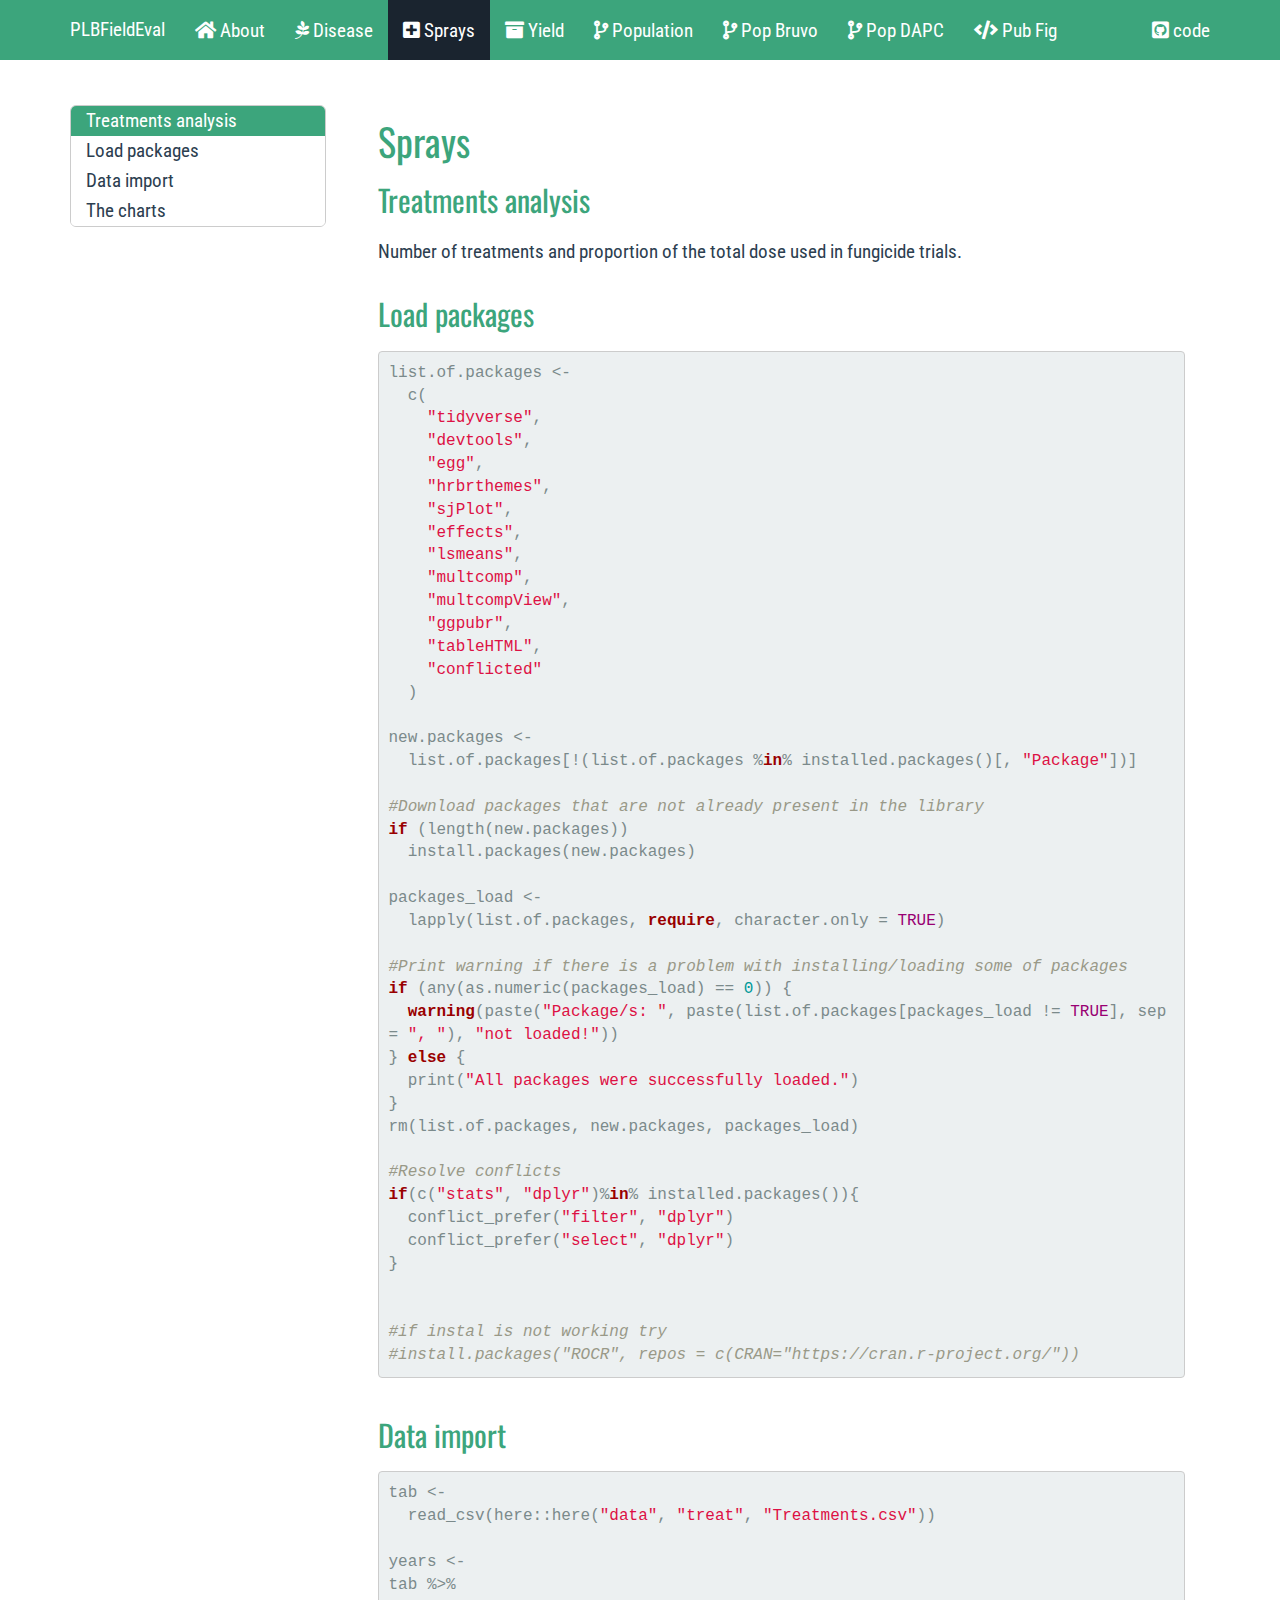
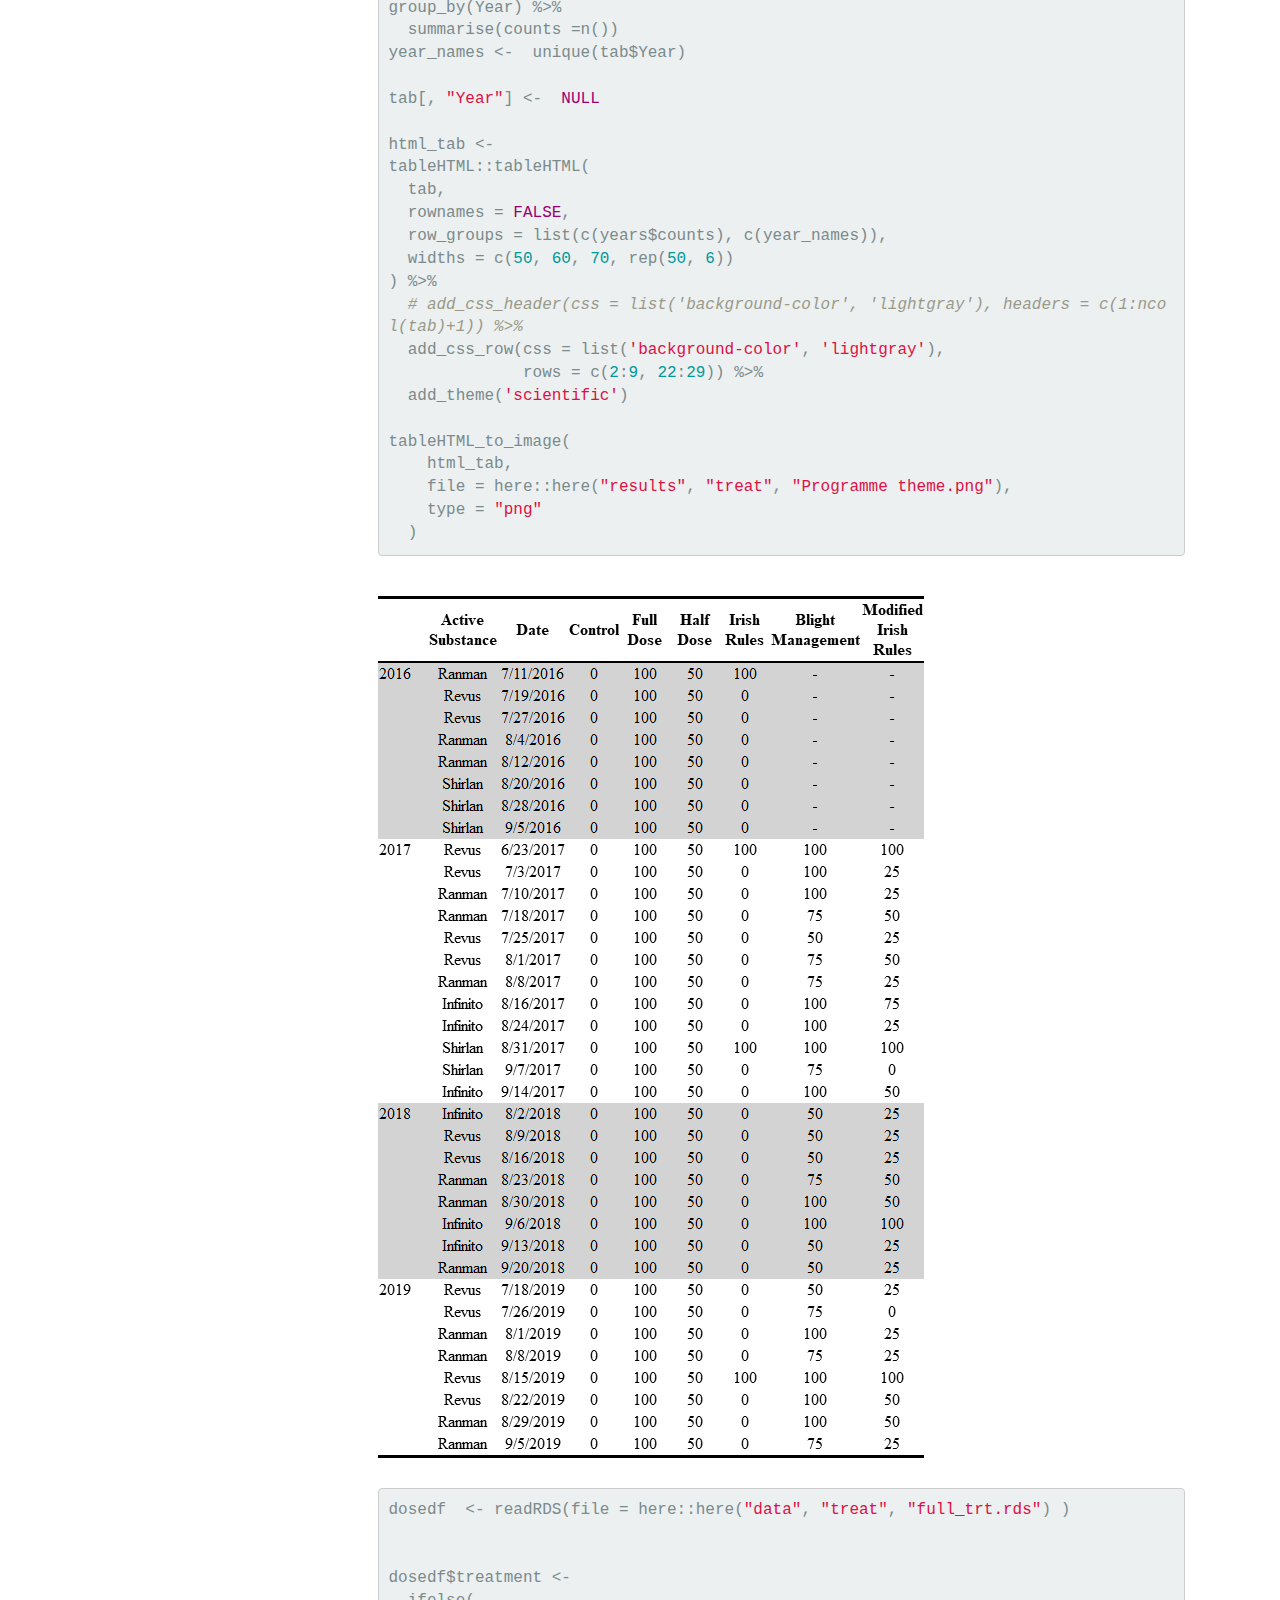
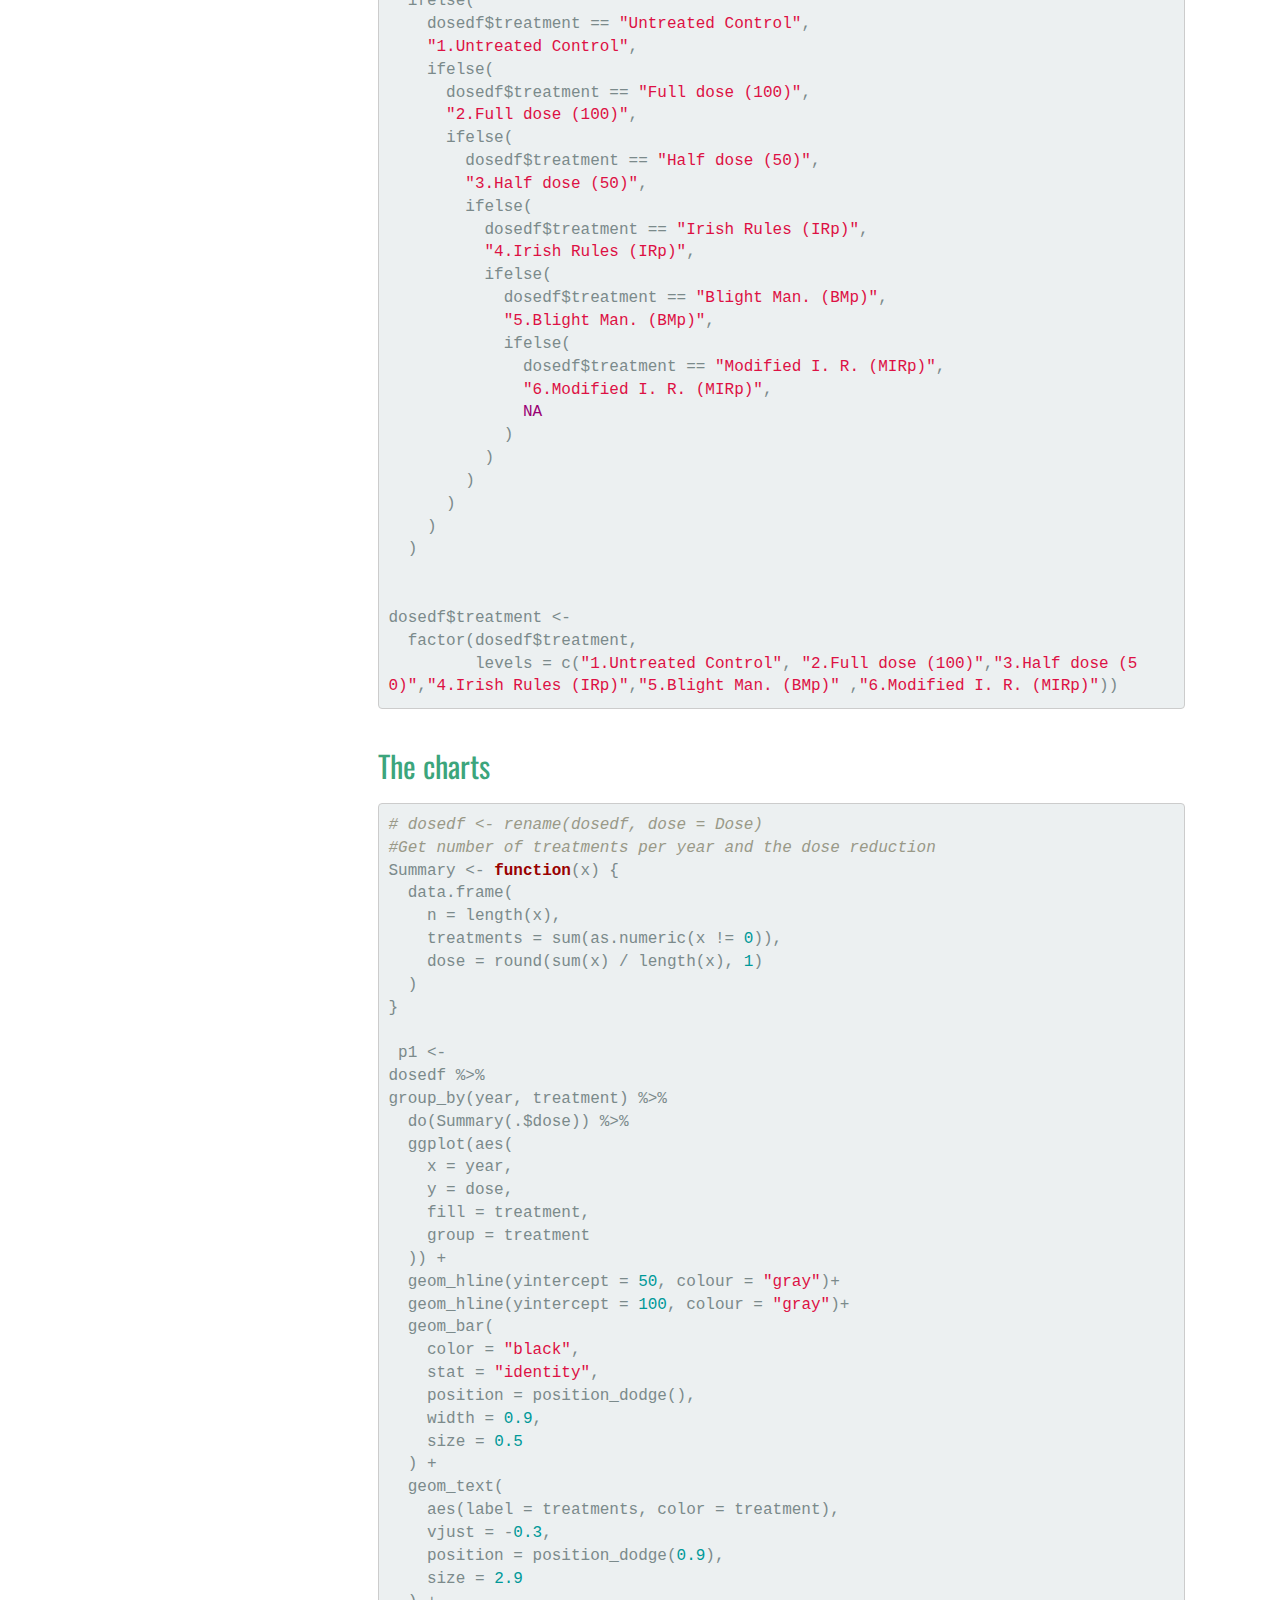
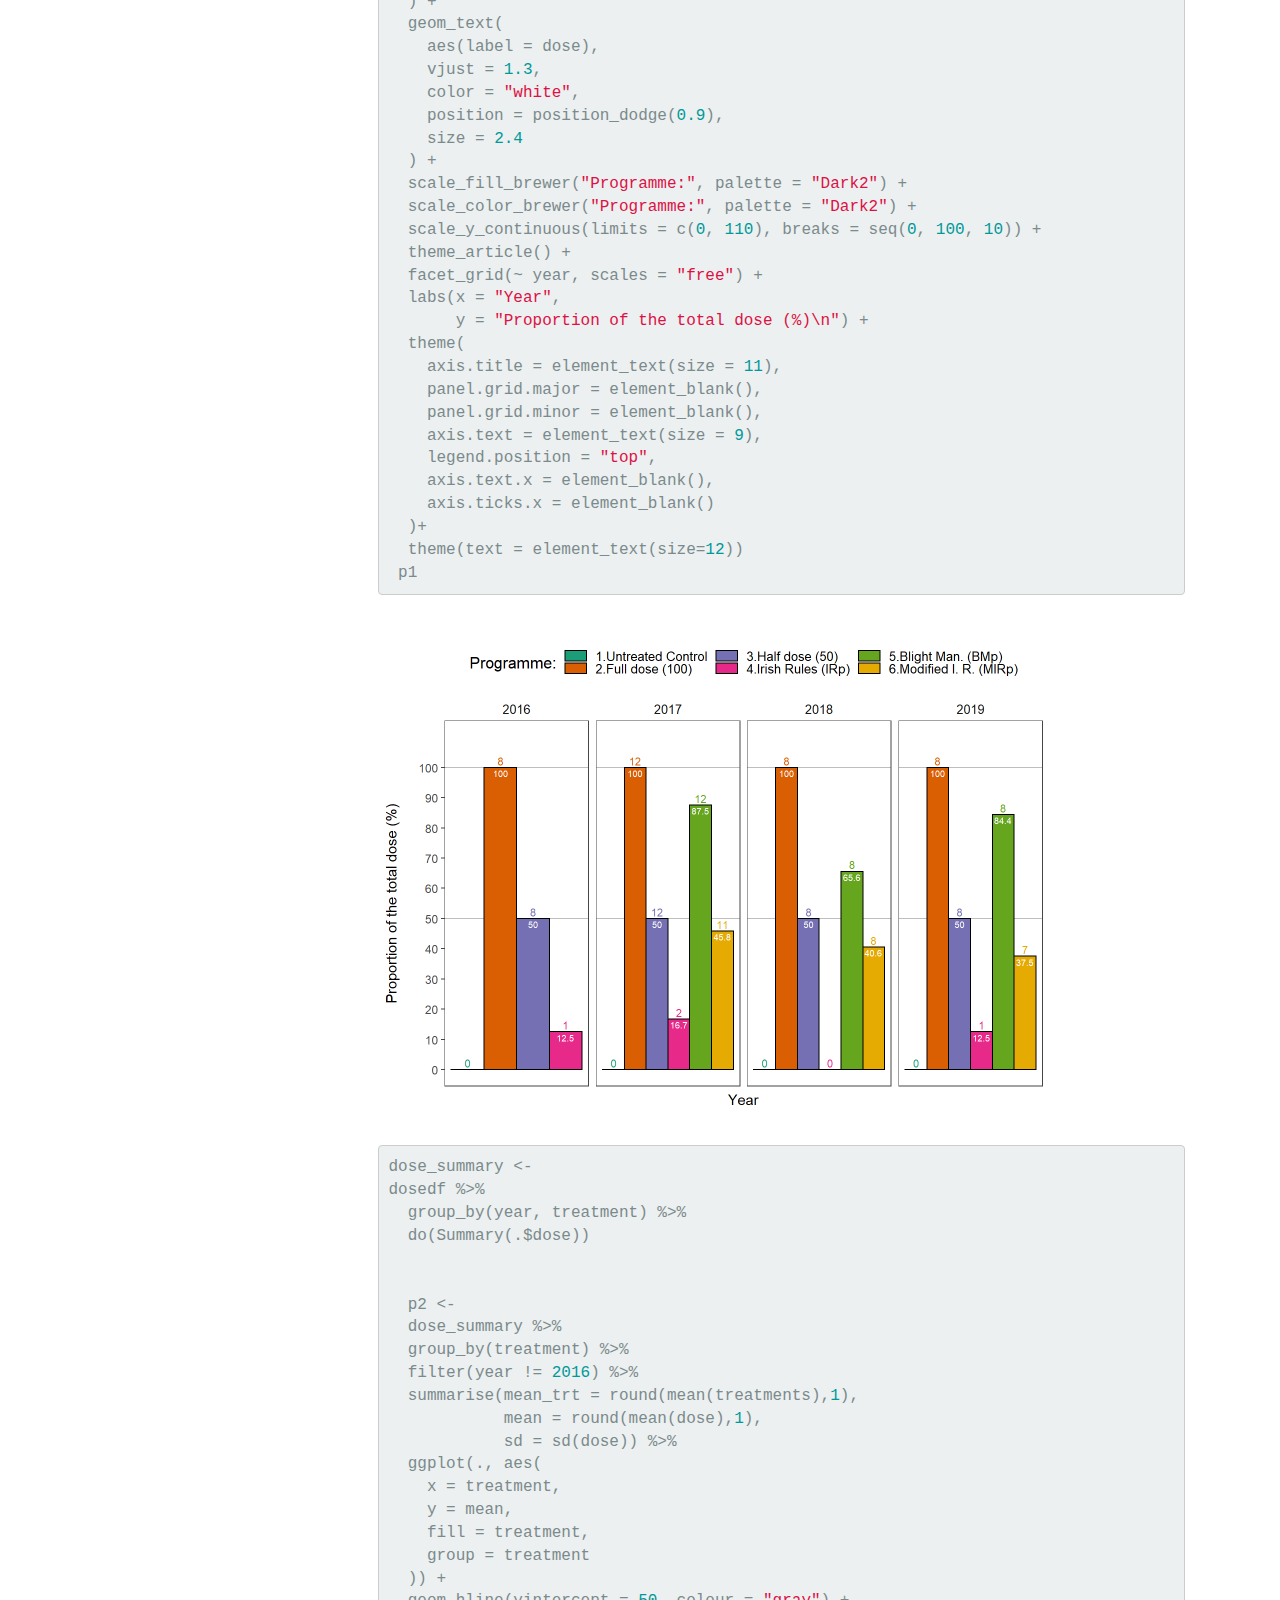
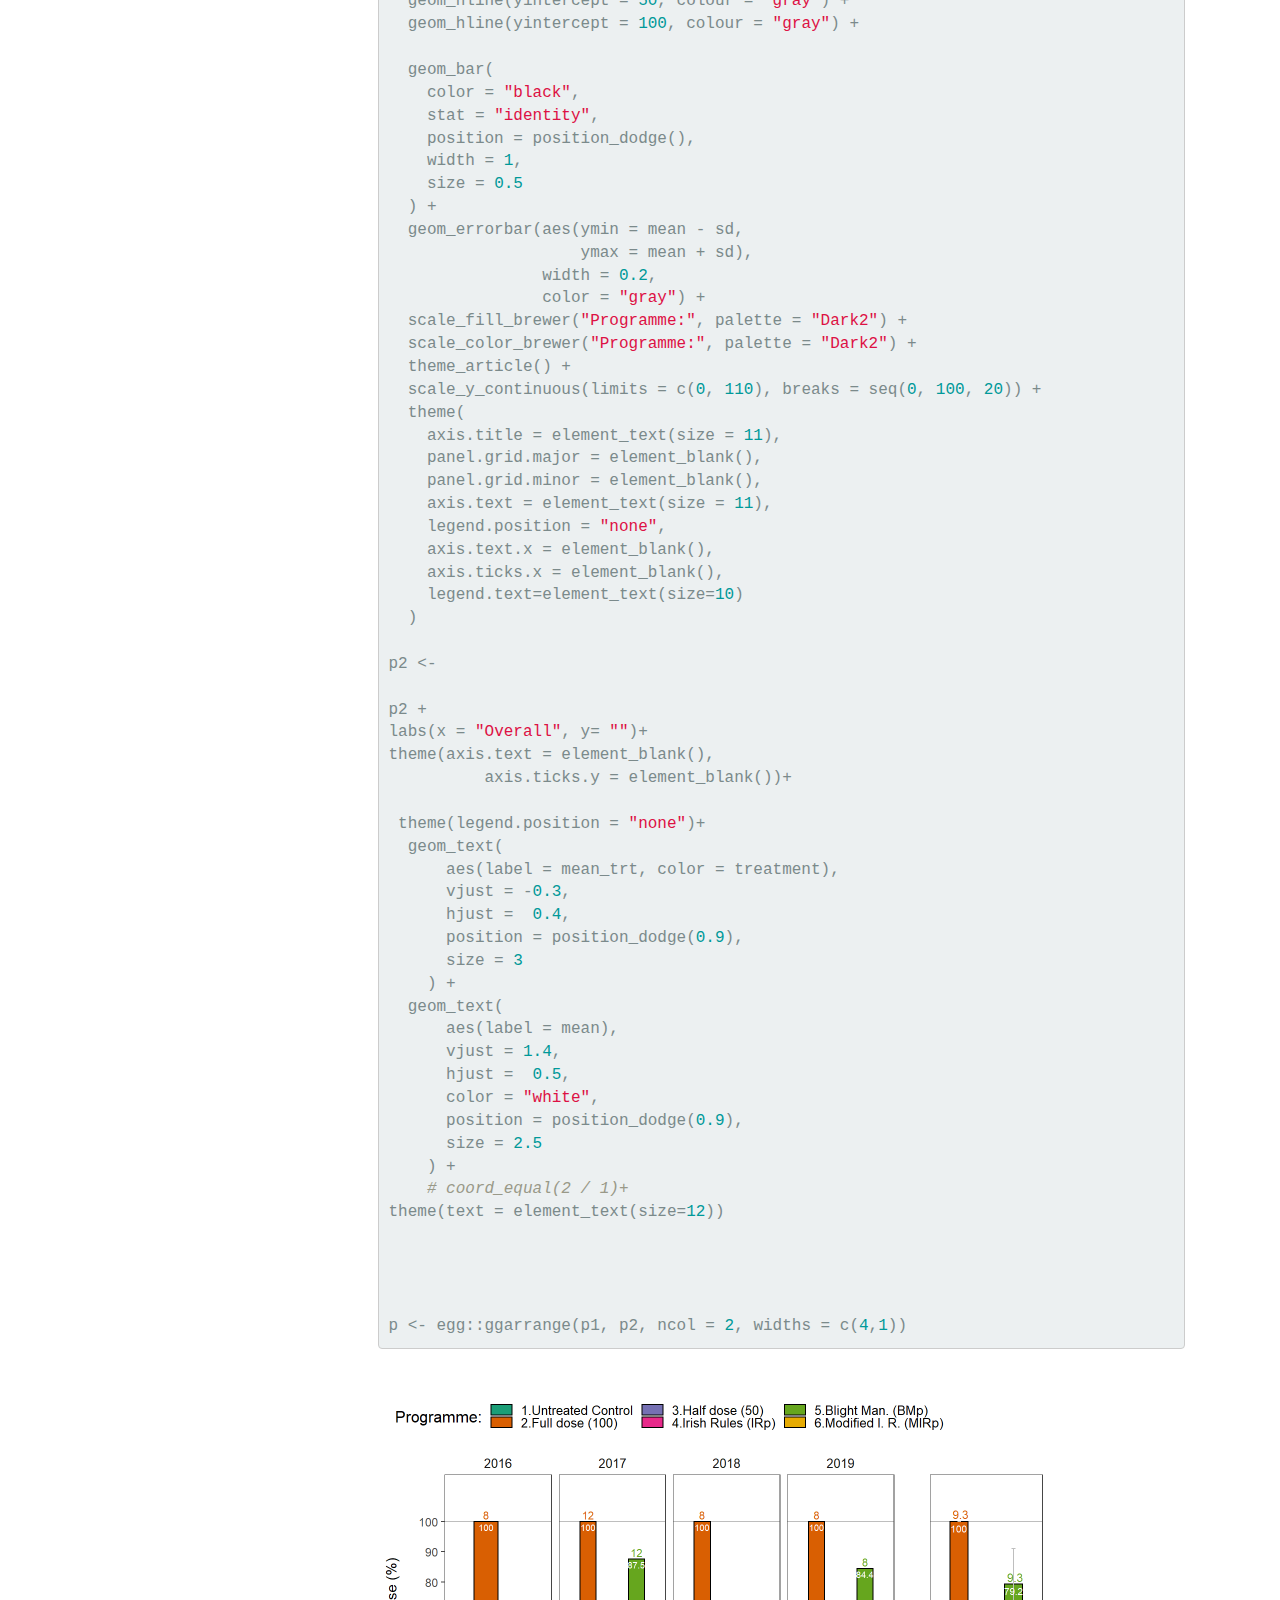
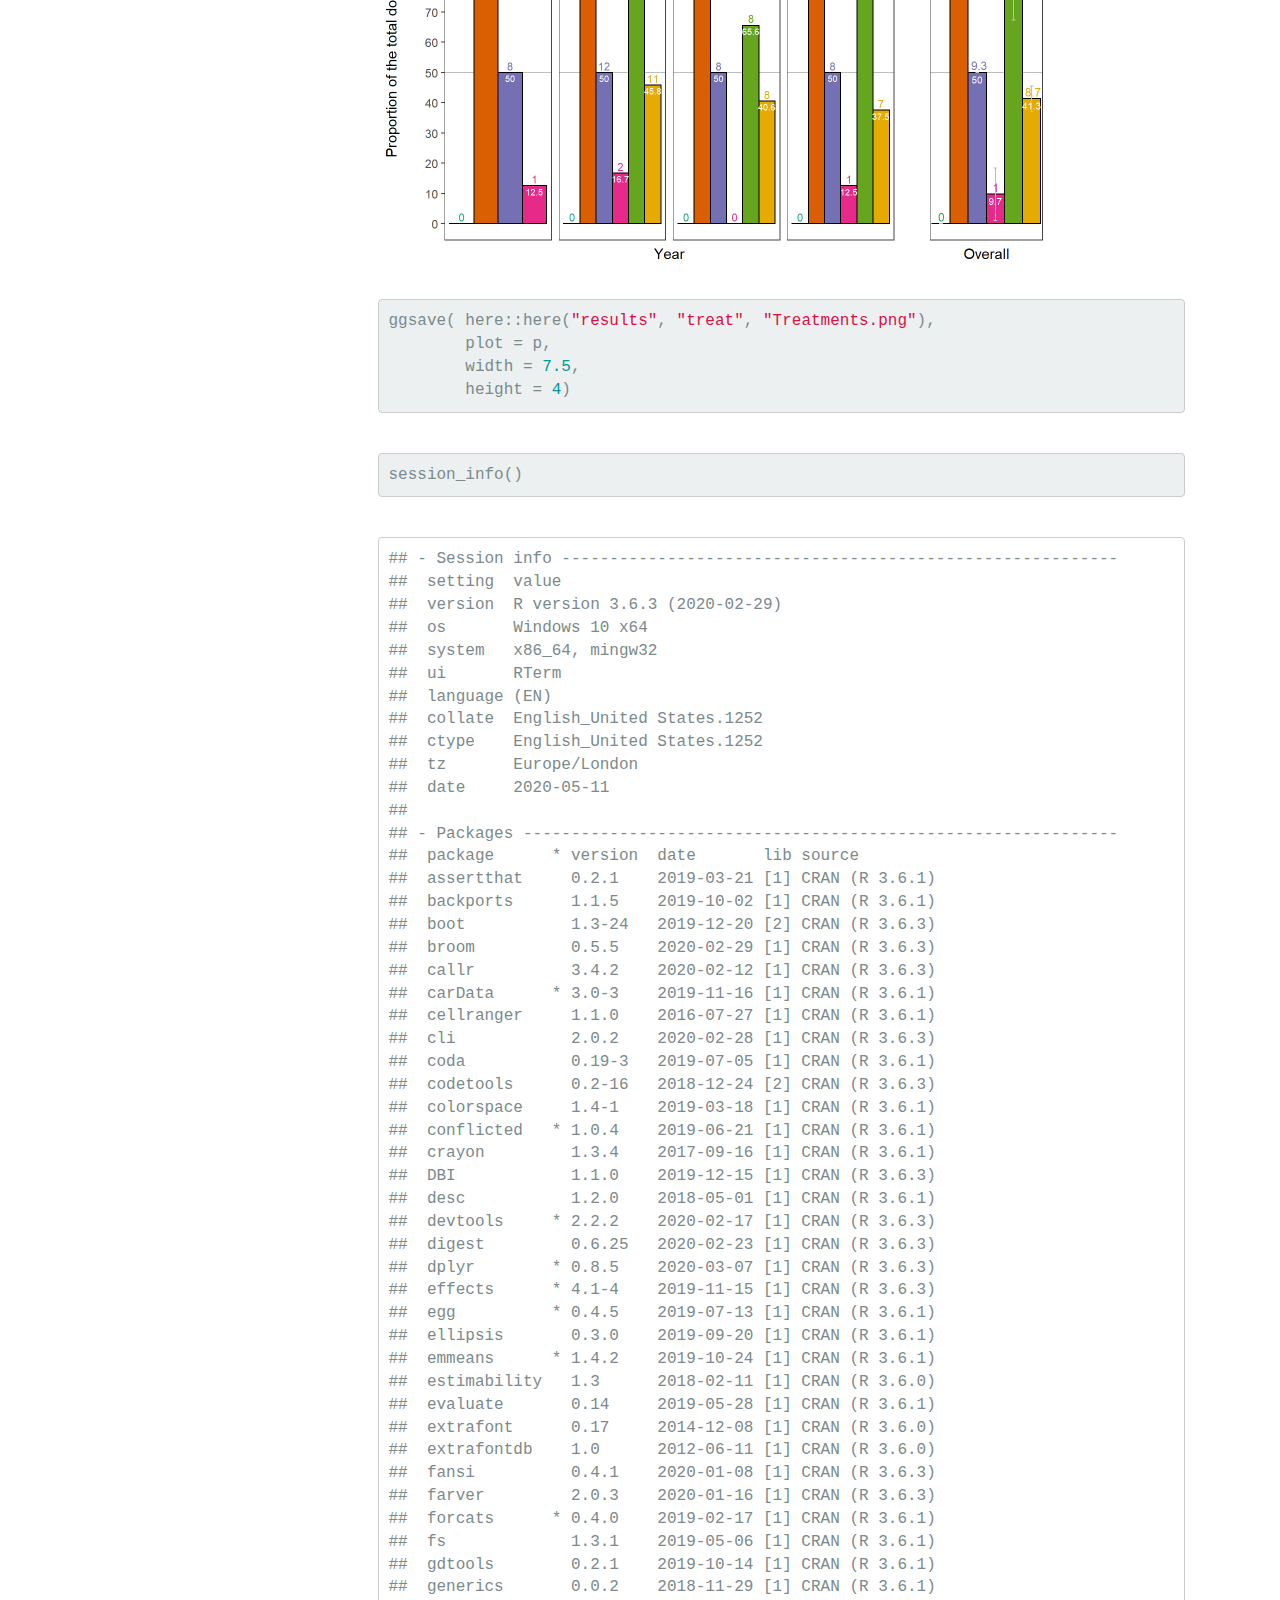
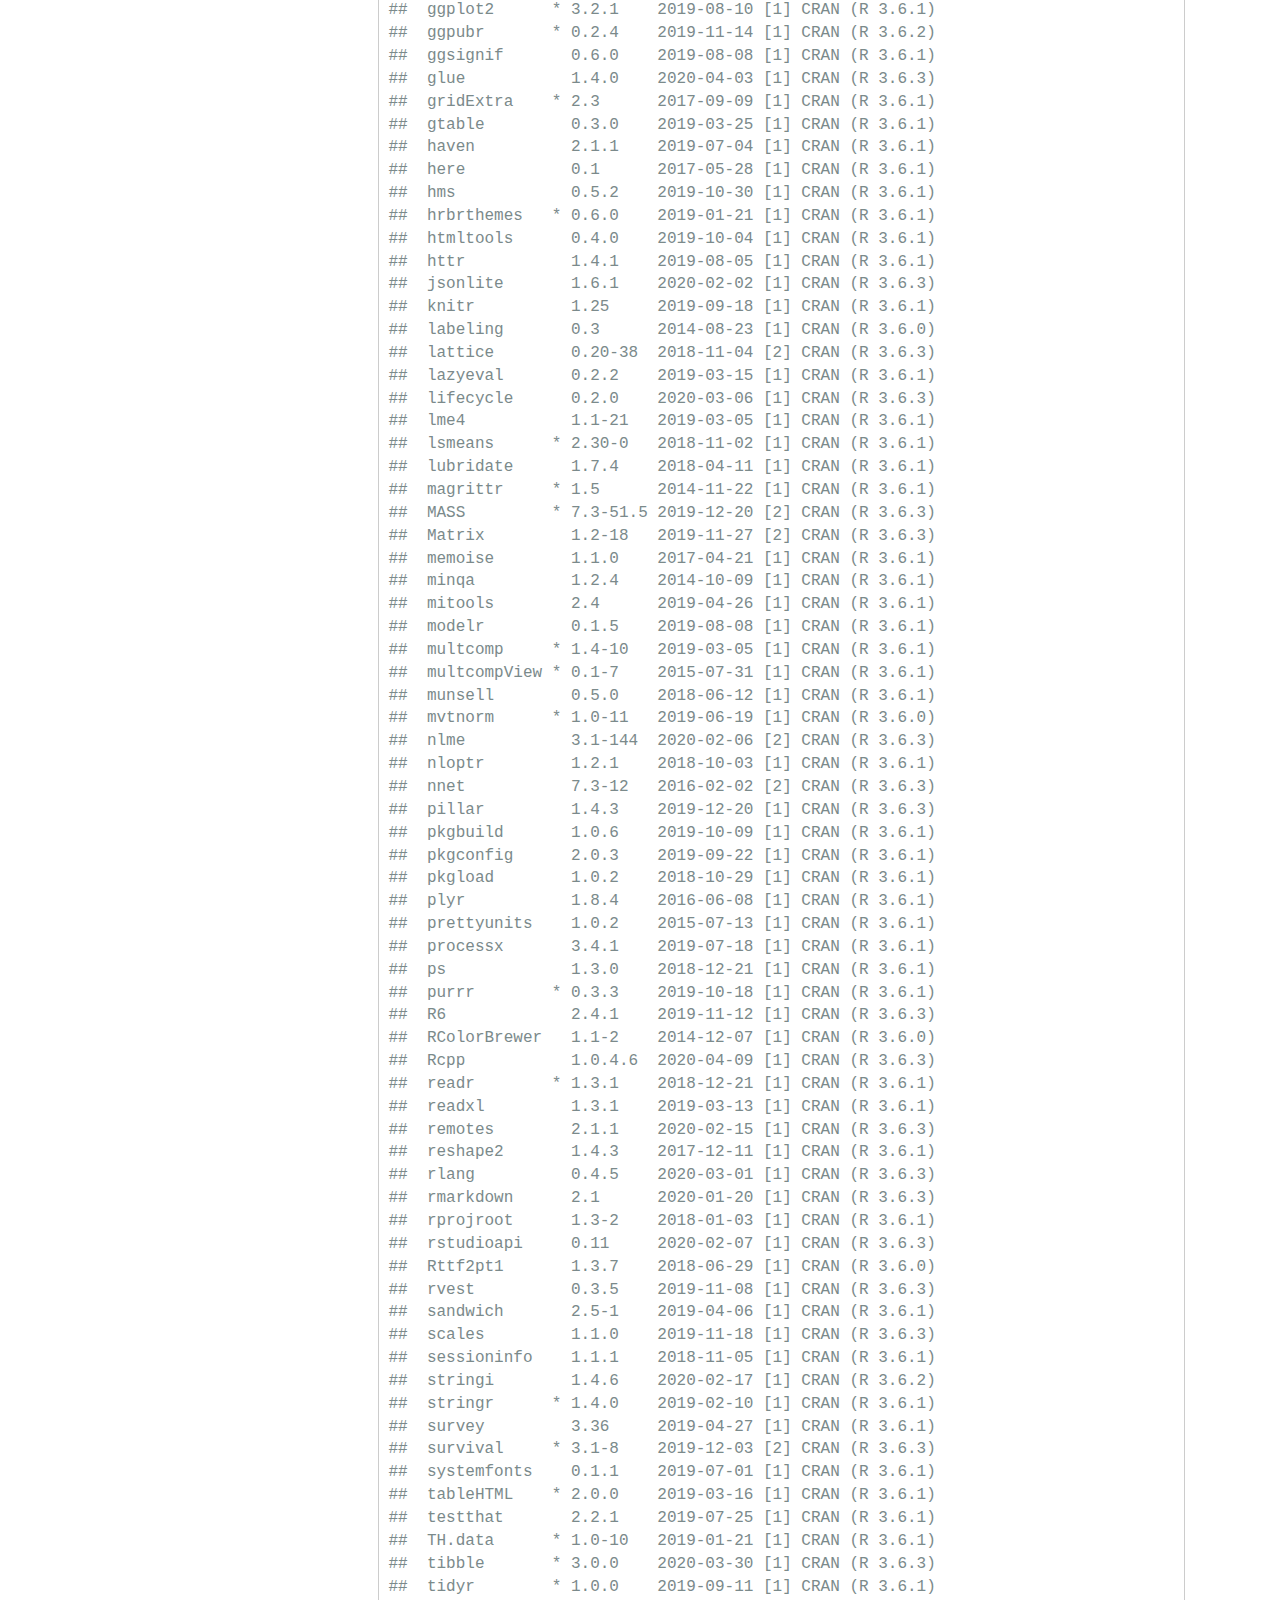
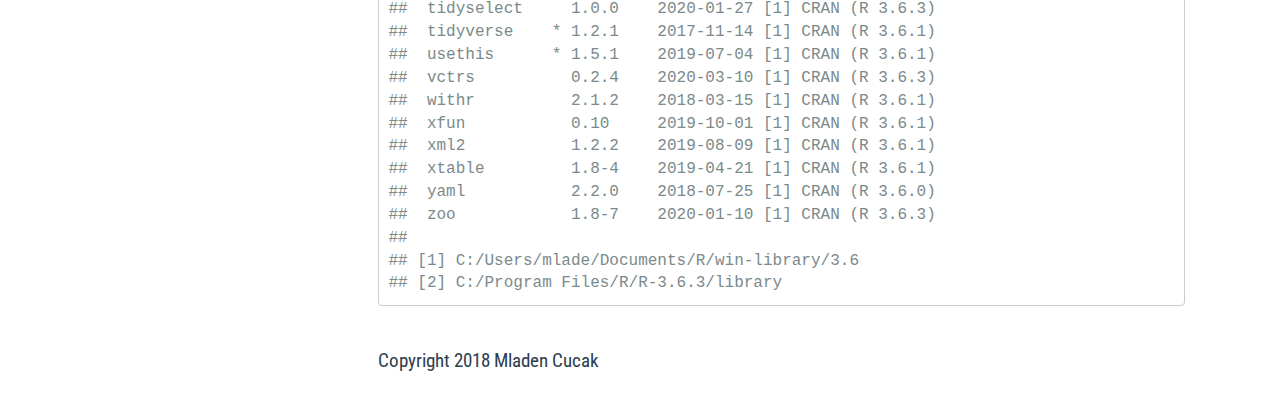
<file: docs/Trt.html>
<!DOCTYPE html>

<html>

<head>

<meta charset="utf-8" />
<meta name="generator" content="pandoc" />
<meta http-equiv="X-UA-Compatible" content="IE=EDGE" />




<title>Sprays</title>

<script src="site_libs/jquery-1.11.3/jquery.min.js"></script>
<meta name="viewport" content="width=device-width, initial-scale=1" />
<link href="site_libs/bootstrap-3.3.5/css/flatly.min.css" rel="stylesheet" />
<script src="site_libs/bootstrap-3.3.5/js/bootstrap.min.js"></script>
<script src="site_libs/bootstrap-3.3.5/shim/html5shiv.min.js"></script>
<script src="site_libs/bootstrap-3.3.5/shim/respond.min.js"></script>
<script src="site_libs/jqueryui-1.11.4/jquery-ui.min.js"></script>
<link href="site_libs/tocify-1.9.1/jquery.tocify.css" rel="stylesheet" />
<script src="site_libs/tocify-1.9.1/jquery.tocify.js"></script>
<script src="site_libs/navigation-1.1/tabsets.js"></script>
<link href="site_libs/highlightjs-9.12.0/default.css" rel="stylesheet" />
<script src="site_libs/highlightjs-9.12.0/highlight.js"></script>
<link href="site_libs/pagedtable-1.1/css/pagedtable.css" rel="stylesheet" />
<script src="site_libs/pagedtable-1.1/js/pagedtable.js"></script>
<link href="site_libs/font-awesome-5.1.0/css/all.css" rel="stylesheet" />
<link href="site_libs/font-awesome-5.1.0/css/v4-shims.css" rel="stylesheet" />

<style type="text/css">code{white-space: pre;}</style>
<style type="text/css">
  pre:not([class]) {
    background-color: white;
  }
</style>
<script type="text/javascript">
if (window.hljs) {
  hljs.configure({languages: []});
  hljs.initHighlightingOnLoad();
  if (document.readyState && document.readyState === "complete") {
    window.setTimeout(function() { hljs.initHighlighting(); }, 0);
  }
}
</script>



<style type="text/css">
h1 {
  font-size: 34px;
}
h1.title {
  font-size: 38px;
}
h2 {
  font-size: 30px;
}
h3 {
  font-size: 24px;
}
h4 {
  font-size: 18px;
}
h5 {
  font-size: 16px;
}
h6 {
  font-size: 12px;
}
.table th:not([align]) {
  text-align: left;
}
</style>

<link rel="stylesheet" href="style.css" type="text/css" />



<style type = "text/css">
.main-container {
  max-width: 940px;
  margin-left: auto;
  margin-right: auto;
}
code {
  color: inherit;
  background-color: rgba(0, 0, 0, 0.04);
}
img {
  max-width:100%;
}
.tabbed-pane {
  padding-top: 12px;
}
.html-widget {
  margin-bottom: 20px;
}
button.code-folding-btn:focus {
  outline: none;
}
summary {
  display: list-item;
}
</style>


<style type="text/css">
/* padding for bootstrap navbar */
body {
  padding-top: 60px;
  padding-bottom: 40px;
}
/* offset scroll position for anchor links (for fixed navbar)  */
.section h1 {
  padding-top: 65px;
  margin-top: -65px;
}
.section h2 {
  padding-top: 65px;
  margin-top: -65px;
}
.section h3 {
  padding-top: 65px;
  margin-top: -65px;
}
.section h4 {
  padding-top: 65px;
  margin-top: -65px;
}
.section h5 {
  padding-top: 65px;
  margin-top: -65px;
}
.section h6 {
  padding-top: 65px;
  margin-top: -65px;
}
.dropdown-submenu {
  position: relative;
}
.dropdown-submenu>.dropdown-menu {
  top: 0;
  left: 100%;
  margin-top: -6px;
  margin-left: -1px;
  border-radius: 0 6px 6px 6px;
}
.dropdown-submenu:hover>.dropdown-menu {
  display: block;
}
.dropdown-submenu>a:after {
  display: block;
  content: " ";
  float: right;
  width: 0;
  height: 0;
  border-color: transparent;
  border-style: solid;
  border-width: 5px 0 5px 5px;
  border-left-color: #cccccc;
  margin-top: 5px;
  margin-right: -10px;
}
.dropdown-submenu:hover>a:after {
  border-left-color: #ffffff;
}
.dropdown-submenu.pull-left {
  float: none;
}
.dropdown-submenu.pull-left>.dropdown-menu {
  left: -100%;
  margin-left: 10px;
  border-radius: 6px 0 6px 6px;
}
</style>

<script>
// manage active state of menu based on current page
$(document).ready(function () {
  // active menu anchor
  href = window.location.pathname
  href = href.substr(href.lastIndexOf('/') + 1)
  if (href === "")
    href = "index.html";
  var menuAnchor = $('a[href="' + href + '"]');

  // mark it active
  menuAnchor.parent().addClass('active');

  // if it's got a parent navbar menu mark it active as well
  menuAnchor.closest('li.dropdown').addClass('active');
});
</script>

<!-- tabsets -->

<style type="text/css">
.tabset-dropdown > .nav-tabs {
  display: inline-table;
  max-height: 500px;
  min-height: 44px;
  overflow-y: auto;
  background: white;
  border: 1px solid #ddd;
  border-radius: 4px;
}

.tabset-dropdown > .nav-tabs > li.active:before {
  content: "";
  font-family: 'Glyphicons Halflings';
  display: inline-block;
  padding: 10px;
  border-right: 1px solid #ddd;
}

.tabset-dropdown > .nav-tabs.nav-tabs-open > li.active:before {
  content: "&#xe258;";
  border: none;
}

.tabset-dropdown > .nav-tabs.nav-tabs-open:before {
  content: "";
  font-family: 'Glyphicons Halflings';
  display: inline-block;
  padding: 10px;
  border-right: 1px solid #ddd;
}

.tabset-dropdown > .nav-tabs > li.active {
  display: block;
}

.tabset-dropdown > .nav-tabs > li > a,
.tabset-dropdown > .nav-tabs > li > a:focus,
.tabset-dropdown > .nav-tabs > li > a:hover {
  border: none;
  display: inline-block;
  border-radius: 4px;
  background-color: transparent;
}

.tabset-dropdown > .nav-tabs.nav-tabs-open > li {
  display: block;
  float: none;
}

.tabset-dropdown > .nav-tabs > li {
  display: none;
}
</style>

<!-- code folding -->



<style type="text/css">

#TOC {
  margin: 25px 0px 20px 0px;
}
@media (max-width: 768px) {
#TOC {
  position: relative;
  width: 100%;
}
}

@media print {
.toc-content {
  /* see https://github.com/w3c/csswg-drafts/issues/4434 */
  float: right;
}
}

.toc-content {
  padding-left: 30px;
  padding-right: 40px;
}

div.main-container {
  max-width: 1200px;
}

div.tocify {
  width: 20%;
  max-width: 260px;
  max-height: 85%;
}

@media (min-width: 768px) and (max-width: 991px) {
  div.tocify {
    width: 25%;
  }
}

@media (max-width: 767px) {
  div.tocify {
    width: 100%;
    max-width: none;
  }
}

.tocify ul, .tocify li {
  line-height: 20px;
}

.tocify-subheader .tocify-item {
  font-size: 0.90em;
}

.tocify .list-group-item {
  border-radius: 0px;
}

.tocify-subheader {
  display: inline;
}
.tocify-subheader .tocify-item {
  font-size: 0.95em;
}

</style>



</head>

<body>


<div class="container-fluid main-container">


<!-- setup 3col/9col grid for toc_float and main content  -->
<div class="row-fluid">
<div class="col-xs-12 col-sm-4 col-md-3">
<div id="TOC" class="tocify">
</div>
</div>

<div class="toc-content col-xs-12 col-sm-8 col-md-9">




<div class="navbar navbar-default  navbar-fixed-top" role="navigation">
  <div class="container">
    <div class="navbar-header">
      <button type="button" class="navbar-toggle collapsed" data-toggle="collapse" data-target="#navbar">
        <span class="icon-bar"></span>
        <span class="icon-bar"></span>
        <span class="icon-bar"></span>
      </button>
      <a class="navbar-brand" href="index.html">PLBFieldEval</a>
    </div>
    <div id="navbar" class="navbar-collapse collapse">
      <ul class="nav navbar-nav">
        <li>
  <a href="index.html">
    <span class="fa fa fa fa-home"></span>
     
    About
  </a>
</li>
<li>
  <a href="disdata.html">
    <span class="fa fa fa fa fa fa-pagelines"></span>
     
    Disease
  </a>
</li>
<li>
  <a href="Trt.html">
    <span class="fa fa fa fa fa fa-plus-square"></span>
     
    Sprays
  </a>
</li>
<li>
  <a href="yield.html">
    <span class="fa fa fa fa-archive"></span>
     
    Yield
  </a>
</li>
<li>
  <a href="pop.html">
    <span class="fa fa fa fa-code-fork"></span>
     
    Population
  </a>
</li>
<li>
  <a href="pop2.html">
    <span class="fa fa fa fa-code-fork"></span>
     
    Pop Bruvo
  </a>
</li>
<li>
  <a href="pop3.html">
    <span class="fa fa fa fa-code-fork"></span>
     
    Pop DAPC
  </a>
</li>
<li>
  <a href="pub_plots.html">
    <span class="fa fa fa fa-code"></span>
     
    Pub Fig
  </a>
</li>
      </ul>
      <ul class="nav navbar-nav navbar-right">
        <li>
  <a href="https://github.com/mladencucak/PLBFieldTrial">
    <span class="fa fa-github-square"></span>
     
    code
  </a>
</li>
      </ul>
    </div><!--/.nav-collapse -->
  </div><!--/.container -->
</div><!--/.navbar -->

<div class="fluid-row" id="header">



<h1 class="title toc-ignore">Sprays</h1>

</div>


<div id="treatments-analysis" class="section level2">
<h2>Treatments analysis</h2>
<p>Number of treatments and proportion of the total dose used in fungicide trials.</p>
</div>
<div id="load-packages" class="section level2">
<h2>Load packages</h2>
<pre class="r"><code>list.of.packages &lt;-
  c(
    &quot;tidyverse&quot;,
    &quot;devtools&quot;,
    &quot;egg&quot;,
    &quot;hrbrthemes&quot;,
    &quot;sjPlot&quot;,
    &quot;effects&quot;,
    &quot;lsmeans&quot;,
    &quot;multcomp&quot;,
    &quot;multcompView&quot;,
    &quot;ggpubr&quot;,
    &quot;tableHTML&quot;,
    &quot;conflicted&quot;
  )

new.packages &lt;-
  list.of.packages[!(list.of.packages %in% installed.packages()[, &quot;Package&quot;])]

#Download packages that are not already present in the library
if (length(new.packages))
  install.packages(new.packages)

packages_load &lt;-
  lapply(list.of.packages, require, character.only = TRUE)

#Print warning if there is a problem with installing/loading some of packages
if (any(as.numeric(packages_load) == 0)) {
  warning(paste(&quot;Package/s: &quot;, paste(list.of.packages[packages_load != TRUE], sep = &quot;, &quot;), &quot;not loaded!&quot;))
} else {
  print(&quot;All packages were successfully loaded.&quot;)
}
rm(list.of.packages, new.packages, packages_load)

#Resolve conflicts
if(c(&quot;stats&quot;, &quot;dplyr&quot;)%in% installed.packages()){
  conflict_prefer(&quot;filter&quot;, &quot;dplyr&quot;)
  conflict_prefer(&quot;select&quot;, &quot;dplyr&quot;)
}


#if instal is not working try 
#install.packages(&quot;ROCR&quot;, repos = c(CRAN=&quot;https://cran.r-project.org/&quot;))</code></pre>
</div>
<div id="data-import" class="section level2">
<h2>Data import</h2>
<pre class="r"><code>tab &lt;- 
  read_csv(here::here(&quot;data&quot;, &quot;treat&quot;, &quot;Treatments.csv&quot;)) 

years &lt;- 
tab %&gt;% 
group_by(Year) %&gt;% 
  summarise(counts =n())
year_names &lt;-  unique(tab$Year)

tab[, &quot;Year&quot;] &lt;-  NULL

html_tab &lt;- 
tableHTML::tableHTML(
  tab,
  rownames = FALSE,
  row_groups = list(c(years$counts), c(year_names)),
  widths = c(50, 60, 70, rep(50, 6))
) %&gt;%
  # add_css_header(css = list(&#39;background-color&#39;, &#39;lightgray&#39;), headers = c(1:ncol(tab)+1)) %&gt;%
  add_css_row(css = list(&#39;background-color&#39;, &#39;lightgray&#39;),
              rows = c(2:9, 22:29)) %&gt;%
  add_theme(&#39;scientific&#39;) 

tableHTML_to_image(
    html_tab,
    file = here::here(&quot;results&quot;, &quot;treat&quot;, &quot;Programme theme.png&quot;),
    type = &quot;png&quot;
  )</code></pre>
<p><img src="results/treat/Programme%20theme.png" alt="Table1" /> <!-- ![Table2]("results/treat/Programme theme.png") --></p>
<pre class="r"><code>dosedf  &lt;- readRDS(file = here::here(&quot;data&quot;, &quot;treat&quot;, &quot;full_trt.rds&quot;) )


dosedf$treatment &lt;-
  ifelse(
    dosedf$treatment == &quot;Untreated Control&quot;,
    &quot;1.Untreated Control&quot;,
    ifelse(
      dosedf$treatment == &quot;Full dose (100)&quot;,
      &quot;2.Full dose (100)&quot;,
      ifelse(
        dosedf$treatment == &quot;Half dose (50)&quot;,
        &quot;3.Half dose (50)&quot;,
        ifelse(
          dosedf$treatment == &quot;Irish Rules (IRp)&quot;,
          &quot;4.Irish Rules (IRp)&quot;,
          ifelse(
            dosedf$treatment == &quot;Blight Man. (BMp)&quot;,
            &quot;5.Blight Man. (BMp)&quot;,
            ifelse(
              dosedf$treatment == &quot;Modified I. R. (MIRp)&quot;,
              &quot;6.Modified I. R. (MIRp)&quot;,
              NA
            )
          )
        )
      )
    )
  )


dosedf$treatment &lt;-
  factor(dosedf$treatment, 
         levels = c(&quot;1.Untreated Control&quot;, &quot;2.Full dose (100)&quot;,&quot;3.Half dose (50)&quot;,&quot;4.Irish Rules (IRp)&quot;,&quot;5.Blight Man. (BMp)&quot; ,&quot;6.Modified I. R. (MIRp)&quot;))</code></pre>
</div>
<div id="the-charts" class="section level2">
<h2>The charts</h2>
<pre class="r"><code># dosedf &lt;- rename(dosedf, dose = Dose)
#Get number of treatments per year and the dose reduction
Summary &lt;- function(x) {
  data.frame(
    n = length(x),
    treatments = sum(as.numeric(x != 0)),
    dose = round(sum(x) / length(x), 1)
  )
}

 p1 &lt;- 
dosedf %&gt;% 
group_by(year, treatment) %&gt;%
  do(Summary(.$dose)) %&gt;%
  ggplot(aes(
    x = year,
    y = dose,
    fill = treatment,
    group = treatment
  )) +
  geom_hline(yintercept = 50, colour = &quot;gray&quot;)+
  geom_hline(yintercept = 100, colour = &quot;gray&quot;)+
  geom_bar(
    color = &quot;black&quot;,
    stat = &quot;identity&quot;,
    position = position_dodge(),
    width = 0.9,
    size = 0.5
  ) +
  geom_text(
    aes(label = treatments, color = treatment),
    vjust = -0.3,
    position = position_dodge(0.9),
    size = 2.9
  ) +  
  geom_text(
    aes(label = dose),
    vjust = 1.3,
    color = &quot;white&quot;,
    position = position_dodge(0.9),
    size = 2.4
  ) +
  scale_fill_brewer(&quot;Programme:&quot;, palette = &quot;Dark2&quot;) +
  scale_color_brewer(&quot;Programme:&quot;, palette = &quot;Dark2&quot;) +
  scale_y_continuous(limits = c(0, 110), breaks = seq(0, 100, 10)) +
  theme_article() +
  facet_grid(~ year, scales = &quot;free&quot;) +
  labs(x = &quot;Year&quot;,
       y = &quot;Proportion of the total dose (%)\n&quot;) +
  theme(
    axis.title = element_text(size = 11),
    panel.grid.major = element_blank(),
    panel.grid.minor = element_blank(),
    axis.text = element_text(size = 9),
    legend.position = &quot;top&quot;,
    axis.text.x = element_blank(),
    axis.ticks.x = element_blank()
  )+
  theme(text = element_text(size=12))
 p1</code></pre>
<p><img src="Trt_files/figure-html/fig1-1.png" width="672" /></p>
<pre class="r"><code>dose_summary &lt;- 
dosedf %&gt;%
  group_by(year, treatment) %&gt;%
  do(Summary(.$dose))


  p2 &lt;- 
  dose_summary %&gt;% 
  group_by(treatment) %&gt;%
  filter(year != 2016) %&gt;% 
  summarise(mean_trt = round(mean(treatments),1),
            mean = round(mean(dose),1),
            sd = sd(dose)) %&gt;% 
  ggplot(., aes(
    x = treatment,
    y = mean,
    fill = treatment,
    group = treatment
  )) +
  geom_hline(yintercept = 50, colour = &quot;gray&quot;) +
  geom_hline(yintercept = 100, colour = &quot;gray&quot;) +
    
  geom_bar(
    color = &quot;black&quot;,
    stat = &quot;identity&quot;,
    position = position_dodge(),
    width = 1,
    size = 0.5
  ) +
  geom_errorbar(aes(ymin = mean - sd,
                    ymax = mean + sd), 
                width = 0.2,
                color = &quot;gray&quot;) +
  scale_fill_brewer(&quot;Programme:&quot;, palette = &quot;Dark2&quot;) +
  scale_color_brewer(&quot;Programme:&quot;, palette = &quot;Dark2&quot;) +
  theme_article() +
  scale_y_continuous(limits = c(0, 110), breaks = seq(0, 100, 20)) +
  theme(
    axis.title = element_text(size = 11),
    panel.grid.major = element_blank(),
    panel.grid.minor = element_blank(),
    axis.text = element_text(size = 11),
    legend.position = &quot;none&quot;,
    axis.text.x = element_blank(),
    axis.ticks.x = element_blank(),
    legend.text=element_text(size=10)
  ) 

p2 &lt;- 
    
p2 +
labs(x = &quot;Overall&quot;, y= &quot;&quot;)+
theme(axis.text = element_blank(),
          axis.ticks.y = element_blank())+
    
 theme(legend.position = &quot;none&quot;)+
  geom_text(
      aes(label = mean_trt, color = treatment),
      vjust = -0.3,
      hjust =  0.4,
      position = position_dodge(0.9),
      size = 3
    ) +
  geom_text(
      aes(label = mean),
      vjust = 1.4,
      hjust =  0.5,
      color = &quot;white&quot;,
      position = position_dodge(0.9),
      size = 2.5
    ) +
    # coord_equal(2 / 1)+
theme(text = element_text(size=12))



 
p &lt;- egg::ggarrange(p1, p2, ncol = 2, widths = c(4,1))</code></pre>
<p><img src="Trt_files/figure-html/fig2-1.png" width="672" /></p>
<pre class="r"><code>ggsave( here::here(&quot;results&quot;, &quot;treat&quot;, &quot;Treatments.png&quot;),
        plot = p,
        width = 7.5,
        height = 4)</code></pre>
<pre class="r"><code>session_info()</code></pre>
<pre><code>## - Session info ----------------------------------------------------------
##  setting  value                       
##  version  R version 3.6.3 (2020-02-29)
##  os       Windows 10 x64              
##  system   x86_64, mingw32             
##  ui       RTerm                       
##  language (EN)                        
##  collate  English_United States.1252  
##  ctype    English_United States.1252  
##  tz       Europe/London               
##  date     2020-05-11                  
## 
## - Packages --------------------------------------------------------------
##  package      * version  date       lib source        
##  assertthat     0.2.1    2019-03-21 [1] CRAN (R 3.6.1)
##  backports      1.1.5    2019-10-02 [1] CRAN (R 3.6.1)
##  boot           1.3-24   2019-12-20 [2] CRAN (R 3.6.3)
##  broom          0.5.5    2020-02-29 [1] CRAN (R 3.6.3)
##  callr          3.4.2    2020-02-12 [1] CRAN (R 3.6.3)
##  carData      * 3.0-3    2019-11-16 [1] CRAN (R 3.6.1)
##  cellranger     1.1.0    2016-07-27 [1] CRAN (R 3.6.1)
##  cli            2.0.2    2020-02-28 [1] CRAN (R 3.6.3)
##  coda           0.19-3   2019-07-05 [1] CRAN (R 3.6.1)
##  codetools      0.2-16   2018-12-24 [2] CRAN (R 3.6.3)
##  colorspace     1.4-1    2019-03-18 [1] CRAN (R 3.6.1)
##  conflicted   * 1.0.4    2019-06-21 [1] CRAN (R 3.6.1)
##  crayon         1.3.4    2017-09-16 [1] CRAN (R 3.6.1)
##  DBI            1.1.0    2019-12-15 [1] CRAN (R 3.6.3)
##  desc           1.2.0    2018-05-01 [1] CRAN (R 3.6.1)
##  devtools     * 2.2.2    2020-02-17 [1] CRAN (R 3.6.3)
##  digest         0.6.25   2020-02-23 [1] CRAN (R 3.6.3)
##  dplyr        * 0.8.5    2020-03-07 [1] CRAN (R 3.6.3)
##  effects      * 4.1-4    2019-11-15 [1] CRAN (R 3.6.3)
##  egg          * 0.4.5    2019-07-13 [1] CRAN (R 3.6.1)
##  ellipsis       0.3.0    2019-09-20 [1] CRAN (R 3.6.1)
##  emmeans      * 1.4.2    2019-10-24 [1] CRAN (R 3.6.1)
##  estimability   1.3      2018-02-11 [1] CRAN (R 3.6.0)
##  evaluate       0.14     2019-05-28 [1] CRAN (R 3.6.1)
##  extrafont      0.17     2014-12-08 [1] CRAN (R 3.6.0)
##  extrafontdb    1.0      2012-06-11 [1] CRAN (R 3.6.0)
##  fansi          0.4.1    2020-01-08 [1] CRAN (R 3.6.3)
##  farver         2.0.3    2020-01-16 [1] CRAN (R 3.6.3)
##  forcats      * 0.4.0    2019-02-17 [1] CRAN (R 3.6.1)
##  fs             1.3.1    2019-05-06 [1] CRAN (R 3.6.1)
##  gdtools        0.2.1    2019-10-14 [1] CRAN (R 3.6.1)
##  generics       0.0.2    2018-11-29 [1] CRAN (R 3.6.1)
##  ggplot2      * 3.2.1    2019-08-10 [1] CRAN (R 3.6.1)
##  ggpubr       * 0.2.4    2019-11-14 [1] CRAN (R 3.6.2)
##  ggsignif       0.6.0    2019-08-08 [1] CRAN (R 3.6.1)
##  glue           1.4.0    2020-04-03 [1] CRAN (R 3.6.3)
##  gridExtra    * 2.3      2017-09-09 [1] CRAN (R 3.6.1)
##  gtable         0.3.0    2019-03-25 [1] CRAN (R 3.6.1)
##  haven          2.1.1    2019-07-04 [1] CRAN (R 3.6.1)
##  here           0.1      2017-05-28 [1] CRAN (R 3.6.1)
##  hms            0.5.2    2019-10-30 [1] CRAN (R 3.6.1)
##  hrbrthemes   * 0.6.0    2019-01-21 [1] CRAN (R 3.6.1)
##  htmltools      0.4.0    2019-10-04 [1] CRAN (R 3.6.1)
##  httr           1.4.1    2019-08-05 [1] CRAN (R 3.6.1)
##  jsonlite       1.6.1    2020-02-02 [1] CRAN (R 3.6.3)
##  knitr          1.25     2019-09-18 [1] CRAN (R 3.6.1)
##  labeling       0.3      2014-08-23 [1] CRAN (R 3.6.0)
##  lattice        0.20-38  2018-11-04 [2] CRAN (R 3.6.3)
##  lazyeval       0.2.2    2019-03-15 [1] CRAN (R 3.6.1)
##  lifecycle      0.2.0    2020-03-06 [1] CRAN (R 3.6.3)
##  lme4           1.1-21   2019-03-05 [1] CRAN (R 3.6.1)
##  lsmeans      * 2.30-0   2018-11-02 [1] CRAN (R 3.6.1)
##  lubridate      1.7.4    2018-04-11 [1] CRAN (R 3.6.1)
##  magrittr     * 1.5      2014-11-22 [1] CRAN (R 3.6.1)
##  MASS         * 7.3-51.5 2019-12-20 [2] CRAN (R 3.6.3)
##  Matrix         1.2-18   2019-11-27 [2] CRAN (R 3.6.3)
##  memoise        1.1.0    2017-04-21 [1] CRAN (R 3.6.1)
##  minqa          1.2.4    2014-10-09 [1] CRAN (R 3.6.1)
##  mitools        2.4      2019-04-26 [1] CRAN (R 3.6.1)
##  modelr         0.1.5    2019-08-08 [1] CRAN (R 3.6.1)
##  multcomp     * 1.4-10   2019-03-05 [1] CRAN (R 3.6.1)
##  multcompView * 0.1-7    2015-07-31 [1] CRAN (R 3.6.1)
##  munsell        0.5.0    2018-06-12 [1] CRAN (R 3.6.1)
##  mvtnorm      * 1.0-11   2019-06-19 [1] CRAN (R 3.6.0)
##  nlme           3.1-144  2020-02-06 [2] CRAN (R 3.6.3)
##  nloptr         1.2.1    2018-10-03 [1] CRAN (R 3.6.1)
##  nnet           7.3-12   2016-02-02 [2] CRAN (R 3.6.3)
##  pillar         1.4.3    2019-12-20 [1] CRAN (R 3.6.3)
##  pkgbuild       1.0.6    2019-10-09 [1] CRAN (R 3.6.1)
##  pkgconfig      2.0.3    2019-09-22 [1] CRAN (R 3.6.1)
##  pkgload        1.0.2    2018-10-29 [1] CRAN (R 3.6.1)
##  plyr           1.8.4    2016-06-08 [1] CRAN (R 3.6.1)
##  prettyunits    1.0.2    2015-07-13 [1] CRAN (R 3.6.1)
##  processx       3.4.1    2019-07-18 [1] CRAN (R 3.6.1)
##  ps             1.3.0    2018-12-21 [1] CRAN (R 3.6.1)
##  purrr        * 0.3.3    2019-10-18 [1] CRAN (R 3.6.1)
##  R6             2.4.1    2019-11-12 [1] CRAN (R 3.6.3)
##  RColorBrewer   1.1-2    2014-12-07 [1] CRAN (R 3.6.0)
##  Rcpp           1.0.4.6  2020-04-09 [1] CRAN (R 3.6.3)
##  readr        * 1.3.1    2018-12-21 [1] CRAN (R 3.6.1)
##  readxl         1.3.1    2019-03-13 [1] CRAN (R 3.6.1)
##  remotes        2.1.1    2020-02-15 [1] CRAN (R 3.6.3)
##  reshape2       1.4.3    2017-12-11 [1] CRAN (R 3.6.1)
##  rlang          0.4.5    2020-03-01 [1] CRAN (R 3.6.3)
##  rmarkdown      2.1      2020-01-20 [1] CRAN (R 3.6.3)
##  rprojroot      1.3-2    2018-01-03 [1] CRAN (R 3.6.1)
##  rstudioapi     0.11     2020-02-07 [1] CRAN (R 3.6.3)
##  Rttf2pt1       1.3.7    2018-06-29 [1] CRAN (R 3.6.0)
##  rvest          0.3.5    2019-11-08 [1] CRAN (R 3.6.3)
##  sandwich       2.5-1    2019-04-06 [1] CRAN (R 3.6.1)
##  scales         1.1.0    2019-11-18 [1] CRAN (R 3.6.3)
##  sessioninfo    1.1.1    2018-11-05 [1] CRAN (R 3.6.1)
##  stringi        1.4.6    2020-02-17 [1] CRAN (R 3.6.2)
##  stringr      * 1.4.0    2019-02-10 [1] CRAN (R 3.6.1)
##  survey         3.36     2019-04-27 [1] CRAN (R 3.6.1)
##  survival     * 3.1-8    2019-12-03 [2] CRAN (R 3.6.3)
##  systemfonts    0.1.1    2019-07-01 [1] CRAN (R 3.6.1)
##  tableHTML    * 2.0.0    2019-03-16 [1] CRAN (R 3.6.1)
##  testthat       2.2.1    2019-07-25 [1] CRAN (R 3.6.1)
##  TH.data      * 1.0-10   2019-01-21 [1] CRAN (R 3.6.1)
##  tibble       * 3.0.0    2020-03-30 [1] CRAN (R 3.6.3)
##  tidyr        * 1.0.0    2019-09-11 [1] CRAN (R 3.6.1)
##  tidyselect     1.0.0    2020-01-27 [1] CRAN (R 3.6.3)
##  tidyverse    * 1.2.1    2017-11-14 [1] CRAN (R 3.6.1)
##  usethis      * 1.5.1    2019-07-04 [1] CRAN (R 3.6.1)
##  vctrs          0.2.4    2020-03-10 [1] CRAN (R 3.6.3)
##  withr          2.1.2    2018-03-15 [1] CRAN (R 3.6.1)
##  xfun           0.10     2019-10-01 [1] CRAN (R 3.6.1)
##  xml2           1.2.2    2019-08-09 [1] CRAN (R 3.6.1)
##  xtable         1.8-4    2019-04-21 [1] CRAN (R 3.6.1)
##  yaml           2.2.0    2018-07-25 [1] CRAN (R 3.6.0)
##  zoo            1.8-7    2020-01-10 [1] CRAN (R 3.6.3)
## 
## [1] C:/Users/mlade/Documents/R/win-library/3.6
## [2] C:/Program Files/R/R-3.6.3/library</code></pre>
</div>



Copyright 2018 Mladen Cucak


</div>
</div>

</div>

<script>

// add bootstrap table styles to pandoc tables
function bootstrapStylePandocTables() {
  $('tr.header').parent('thead').parent('table').addClass('table table-condensed');
}
$(document).ready(function () {
  bootstrapStylePandocTables();
});


</script>

<!-- tabsets -->

<script>
$(document).ready(function () {
  window.buildTabsets("TOC");
});

$(document).ready(function () {
  $('.tabset-dropdown > .nav-tabs > li').click(function () {
    $(this).parent().toggleClass('nav-tabs-open')
  });
});
</script>

<!-- code folding -->

<script>
$(document).ready(function ()  {

    // move toc-ignore selectors from section div to header
    $('div.section.toc-ignore')
        .removeClass('toc-ignore')
        .children('h1,h2,h3,h4,h5').addClass('toc-ignore');

    // establish options
    var options = {
      selectors: "h1,h2,h3",
      theme: "bootstrap3",
      context: '.toc-content',
      hashGenerator: function (text) {
        return text.replace(/[.\\/?&!#<>]/g, '').replace(/\s/g, '_').toLowerCase();
      },
      ignoreSelector: ".toc-ignore",
      scrollTo: 0
    };
    options.showAndHide = false;
    options.smoothScroll = false;

    // tocify
    var toc = $("#TOC").tocify(options).data("toc-tocify");
});
</script>

<!-- dynamically load mathjax for compatibility with self-contained -->
<script>
  (function () {
    var script = document.createElement("script");
    script.type = "text/javascript";
    script.src  = "https://mathjax.rstudio.com/latest/MathJax.js?config=TeX-AMS-MML_HTMLorMML";
    document.getElementsByTagName("head")[0].appendChild(script);
  })();
</script>

</body>
</html>
</file>
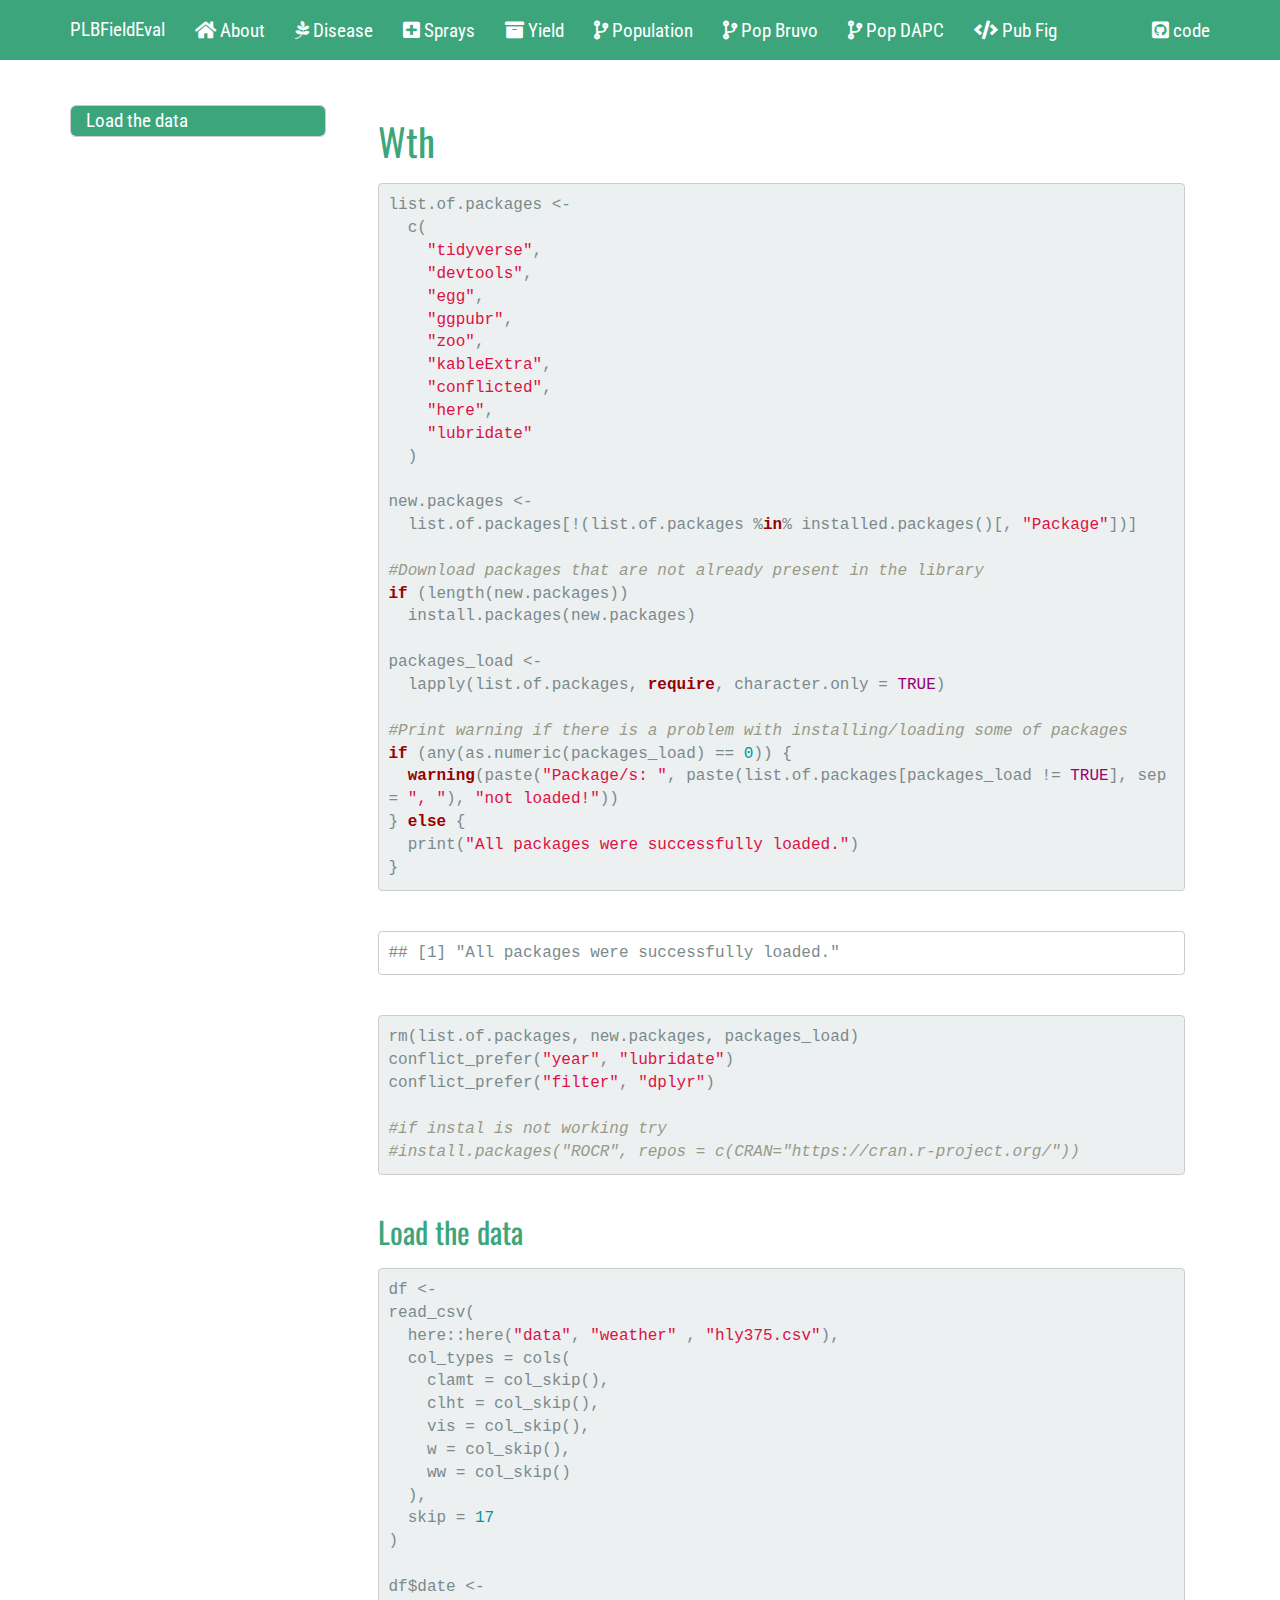
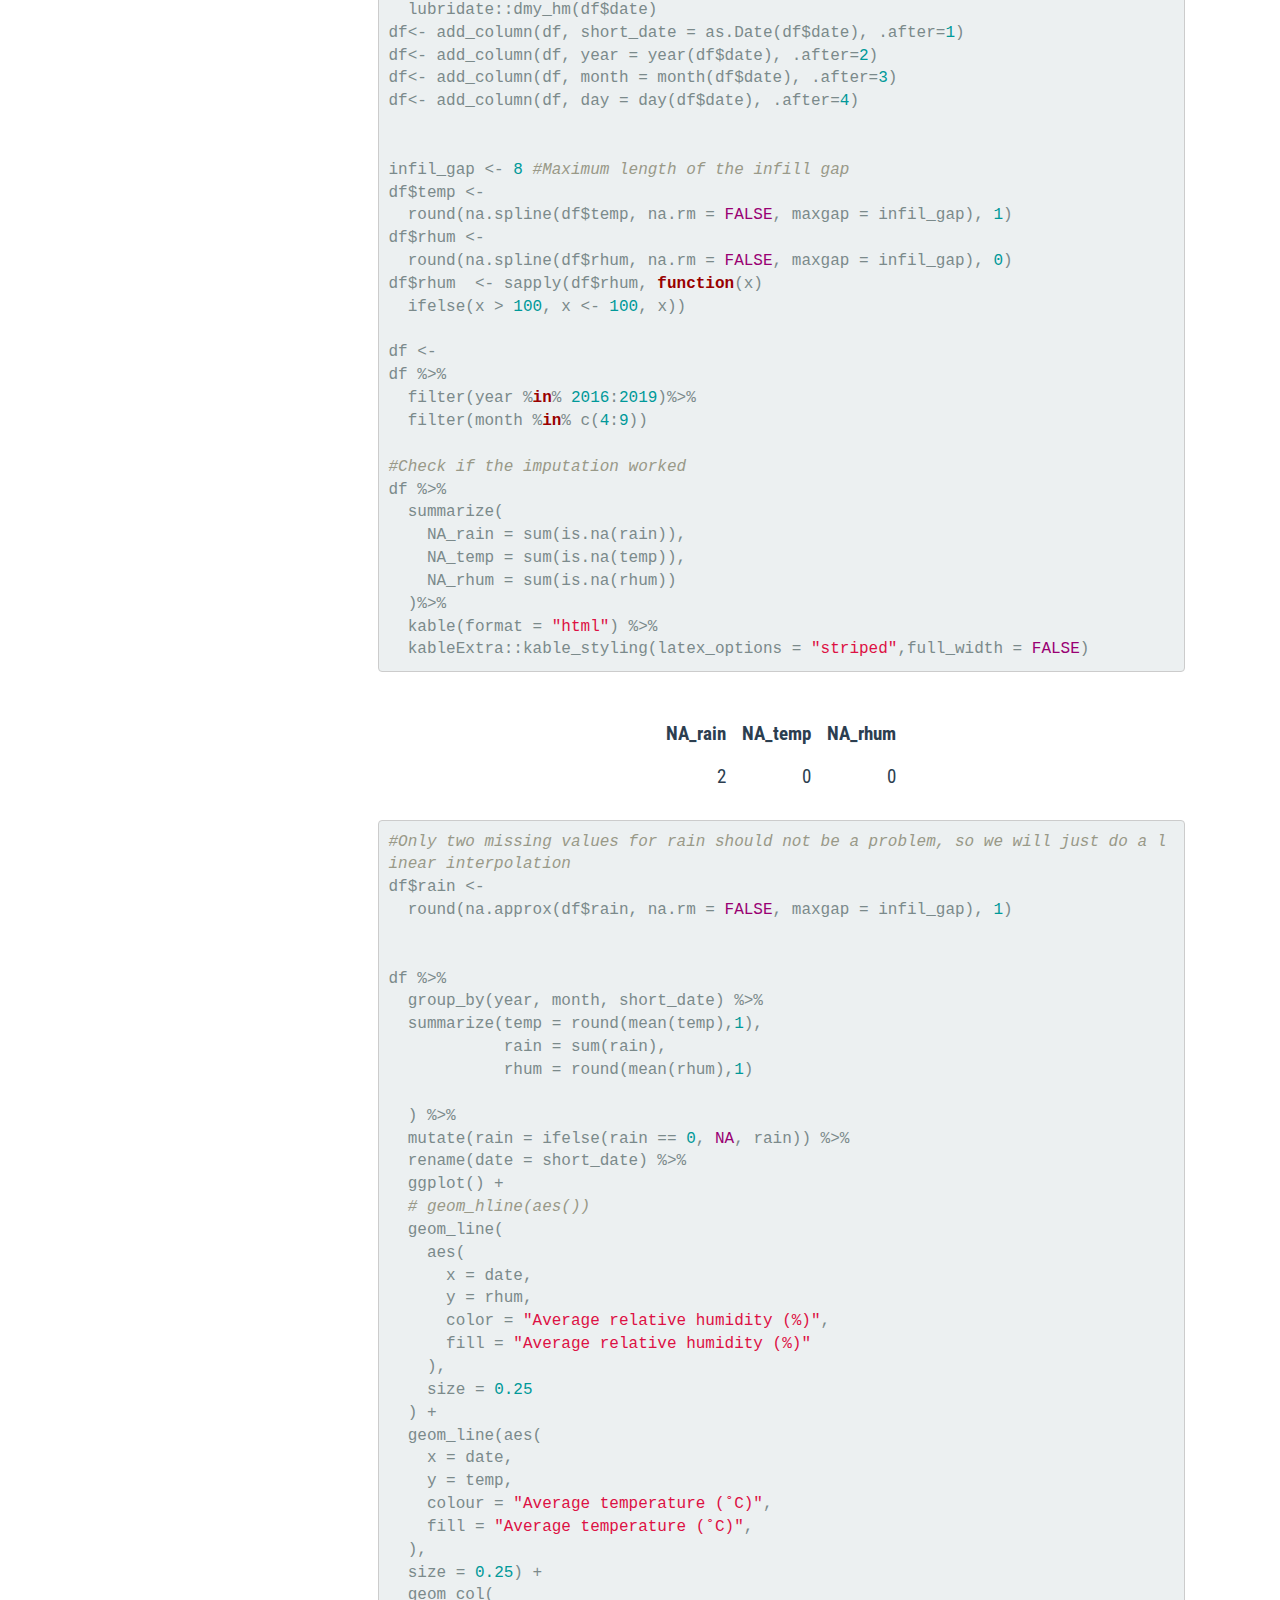
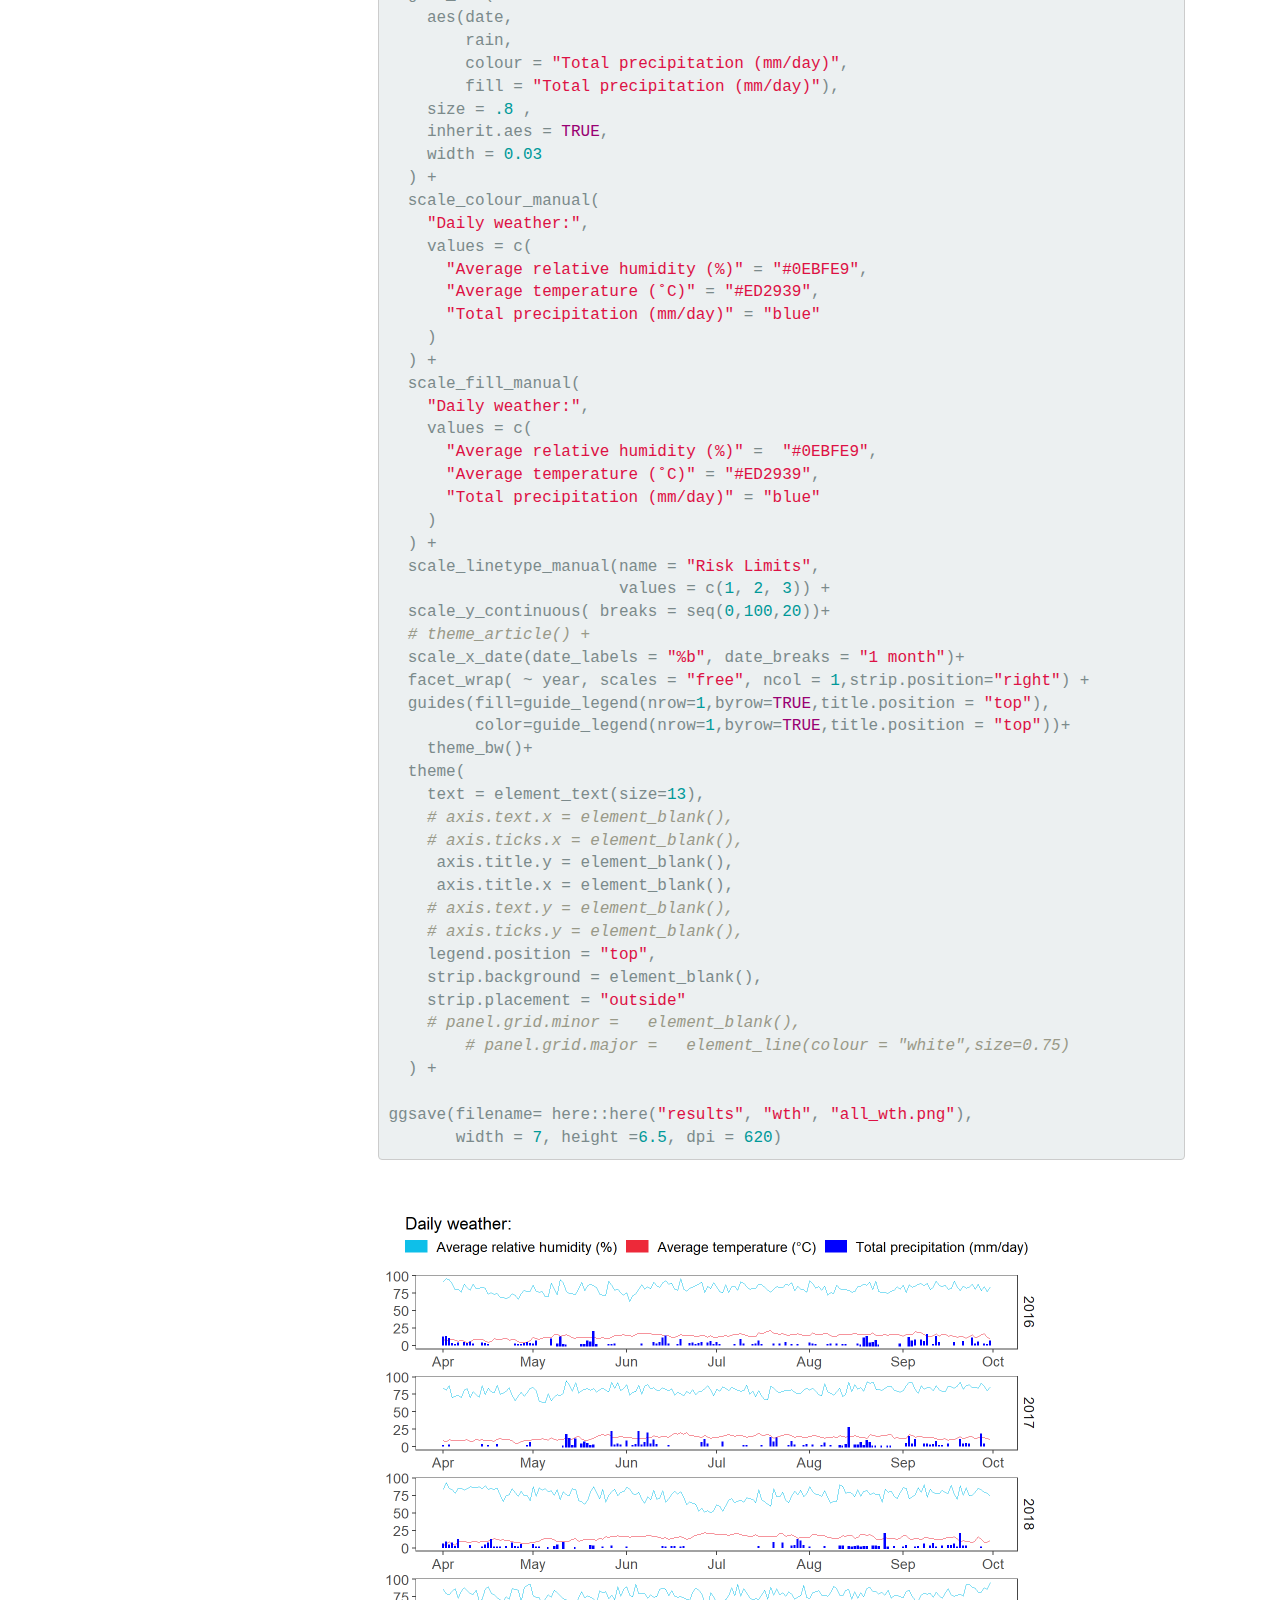
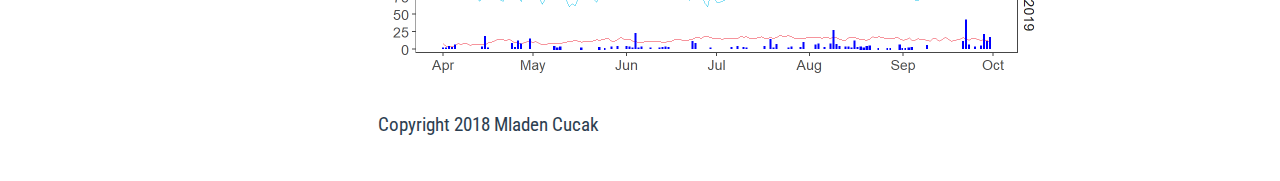
<file: docs/wth.html>
<!DOCTYPE html>

<html xmlns="http://www.w3.org/1999/xhtml">

<head>

<meta charset="utf-8" />
<meta http-equiv="Content-Type" content="text/html; charset=utf-8" />
<meta name="generator" content="pandoc" />
<meta http-equiv="X-UA-Compatible" content="IE=EDGE" />




<title>wth.utf8.md</title>

<script src="site_libs/jquery-1.11.3/jquery.min.js"></script>
<meta name="viewport" content="width=device-width, initial-scale=1" />
<link href="site_libs/bootstrap-3.3.5/css/flatly.min.css" rel="stylesheet" />
<script src="site_libs/bootstrap-3.3.5/js/bootstrap.min.js"></script>
<script src="site_libs/bootstrap-3.3.5/shim/html5shiv.min.js"></script>
<script src="site_libs/bootstrap-3.3.5/shim/respond.min.js"></script>
<script src="site_libs/jqueryui-1.11.4/jquery-ui.min.js"></script>
<link href="site_libs/tocify-1.9.1/jquery.tocify.css" rel="stylesheet" />
<script src="site_libs/tocify-1.9.1/jquery.tocify.js"></script>
<script src="site_libs/navigation-1.1/tabsets.js"></script>
<link href="site_libs/highlightjs-9.12.0/default.css" rel="stylesheet" />
<script src="site_libs/highlightjs-9.12.0/highlight.js"></script>
<link href="site_libs/pagedtable-1.1/css/pagedtable.css" rel="stylesheet" />
<script src="site_libs/pagedtable-1.1/js/pagedtable.js"></script>
<script src="site_libs/kePrint-0.0.1/kePrint.js"></script>
<link href="site_libs/font-awesome-5.1.0/css/all.css" rel="stylesheet" />
<link href="site_libs/font-awesome-5.1.0/css/v4-shims.css" rel="stylesheet" />

<style type="text/css">code{white-space: pre;}</style>
<style type="text/css">
  pre:not([class]) {
    background-color: white;
  }
</style>
<script type="text/javascript">
if (window.hljs) {
  hljs.configure({languages: []});
  hljs.initHighlightingOnLoad();
  if (document.readyState && document.readyState === "complete") {
    window.setTimeout(function() { hljs.initHighlighting(); }, 0);
  }
}
</script>



<style type="text/css">
h1 {
  font-size: 34px;
}
h1.title {
  font-size: 38px;
}
h2 {
  font-size: 30px;
}
h3 {
  font-size: 24px;
}
h4 {
  font-size: 18px;
}
h5 {
  font-size: 16px;
}
h6 {
  font-size: 12px;
}
.table th:not([align]) {
  text-align: left;
}
</style>

<link rel="stylesheet" href="style.css" type="text/css" />



<style type = "text/css">
.main-container {
  max-width: 940px;
  margin-left: auto;
  margin-right: auto;
}
code {
  color: inherit;
  background-color: rgba(0, 0, 0, 0.04);
}
img {
  max-width:100%;
}
.tabbed-pane {
  padding-top: 12px;
}
.html-widget {
  margin-bottom: 20px;
}
button.code-folding-btn:focus {
  outline: none;
}
summary {
  display: list-item;
}
</style>


<style type="text/css">
/* padding for bootstrap navbar */
body {
  padding-top: 60px;
  padding-bottom: 40px;
}
/* offset scroll position for anchor links (for fixed navbar)  */
.section h1 {
  padding-top: 65px;
  margin-top: -65px;
}
.section h2 {
  padding-top: 65px;
  margin-top: -65px;
}
.section h3 {
  padding-top: 65px;
  margin-top: -65px;
}
.section h4 {
  padding-top: 65px;
  margin-top: -65px;
}
.section h5 {
  padding-top: 65px;
  margin-top: -65px;
}
.section h6 {
  padding-top: 65px;
  margin-top: -65px;
}
.dropdown-submenu {
  position: relative;
}
.dropdown-submenu>.dropdown-menu {
  top: 0;
  left: 100%;
  margin-top: -6px;
  margin-left: -1px;
  border-radius: 0 6px 6px 6px;
}
.dropdown-submenu:hover>.dropdown-menu {
  display: block;
}
.dropdown-submenu>a:after {
  display: block;
  content: " ";
  float: right;
  width: 0;
  height: 0;
  border-color: transparent;
  border-style: solid;
  border-width: 5px 0 5px 5px;
  border-left-color: #cccccc;
  margin-top: 5px;
  margin-right: -10px;
}
.dropdown-submenu:hover>a:after {
  border-left-color: #ffffff;
}
.dropdown-submenu.pull-left {
  float: none;
}
.dropdown-submenu.pull-left>.dropdown-menu {
  left: -100%;
  margin-left: 10px;
  border-radius: 6px 0 6px 6px;
}
</style>

<script>
// manage active state of menu based on current page
$(document).ready(function () {
  // active menu anchor
  href = window.location.pathname
  href = href.substr(href.lastIndexOf('/') + 1)
  if (href === "")
    href = "index.html";
  var menuAnchor = $('a[href="' + href + '"]');

  // mark it active
  menuAnchor.parent().addClass('active');

  // if it's got a parent navbar menu mark it active as well
  menuAnchor.closest('li.dropdown').addClass('active');
});
</script>

<!-- tabsets -->

<style type="text/css">
.tabset-dropdown > .nav-tabs {
  display: inline-table;
  max-height: 500px;
  min-height: 44px;
  overflow-y: auto;
  background: white;
  border: 1px solid #ddd;
  border-radius: 4px;
}

.tabset-dropdown > .nav-tabs > li.active:before {
  content: "";
  font-family: 'Glyphicons Halflings';
  display: inline-block;
  padding: 10px;
  border-right: 1px solid #ddd;
}

.tabset-dropdown > .nav-tabs.nav-tabs-open > li.active:before {
  content: "&#xe258;";
  border: none;
}

.tabset-dropdown > .nav-tabs.nav-tabs-open:before {
  content: "";
  font-family: 'Glyphicons Halflings';
  display: inline-block;
  padding: 10px;
  border-right: 1px solid #ddd;
}

.tabset-dropdown > .nav-tabs > li.active {
  display: block;
}

.tabset-dropdown > .nav-tabs > li > a,
.tabset-dropdown > .nav-tabs > li > a:focus,
.tabset-dropdown > .nav-tabs > li > a:hover {
  border: none;
  display: inline-block;
  border-radius: 4px;
}

.tabset-dropdown > .nav-tabs.nav-tabs-open > li {
  display: block;
  float: none;
}

.tabset-dropdown > .nav-tabs > li {
  display: none;
}
</style>

<!-- code folding -->



<style type="text/css">

#TOC {
  margin: 25px 0px 20px 0px;
}
@media (max-width: 768px) {
#TOC {
  position: relative;
  width: 100%;
}
}


.toc-content {
  padding-left: 30px;
  padding-right: 40px;
}

div.main-container {
  max-width: 1200px;
}

div.tocify {
  width: 20%;
  max-width: 260px;
  max-height: 85%;
}

@media (min-width: 768px) and (max-width: 991px) {
  div.tocify {
    width: 25%;
  }
}

@media (max-width: 767px) {
  div.tocify {
    width: 100%;
    max-width: none;
  }
}

.tocify ul, .tocify li {
  line-height: 20px;
}

.tocify-subheader .tocify-item {
  font-size: 0.90em;
}

.tocify .list-group-item {
  border-radius: 0px;
}

.tocify-subheader {
  display: inline;
}
.tocify-subheader .tocify-item {
  font-size: 0.95em;
}

</style>



</head>

<body>


<div class="container-fluid main-container">


<!-- setup 3col/9col grid for toc_float and main content  -->
<div class="row-fluid">
<div class="col-xs-12 col-sm-4 col-md-3">
<div id="TOC" class="tocify">
</div>
</div>

<div class="toc-content col-xs-12 col-sm-8 col-md-9">




<div class="navbar navbar-default  navbar-fixed-top" role="navigation">
  <div class="container">
    <div class="navbar-header">
      <button type="button" class="navbar-toggle collapsed" data-toggle="collapse" data-target="#navbar">
        <span class="icon-bar"></span>
        <span class="icon-bar"></span>
        <span class="icon-bar"></span>
      </button>
      <a class="navbar-brand" href="index.html">PLBFieldEval</a>
    </div>
    <div id="navbar" class="navbar-collapse collapse">
      <ul class="nav navbar-nav">
        <li>
  <a href="index.html">
    <span class="fa fa fa fa-home"></span>
     
    About
  </a>
</li>
<li>
  <a href="disdata.html">
    <span class="fa fa fa fa fa fa-pagelines"></span>
     
    Disease
  </a>
</li>
<li>
  <a href="Trt.html">
    <span class="fa fa fa fa fa fa-plus-square"></span>
     
    Sprays
  </a>
</li>
<li>
  <a href="yield.html">
    <span class="fa fa fa fa-archive"></span>
     
    Yield
  </a>
</li>
<li>
  <a href="pop.html">
    <span class="fa fa fa fa-code-fork"></span>
     
    Population
  </a>
</li>
<li>
  <a href="pop2.html">
    <span class="fa fa fa fa-code-fork"></span>
     
    Pop Bruvo
  </a>
</li>
<li>
  <a href="pop3.html">
    <span class="fa fa fa fa-code-fork"></span>
     
    Pop DAPC
  </a>
</li>
<li>
  <a href="pub_plots.html">
    <span class="fa fa fa fa-code"></span>
     
    Pub Fig
  </a>
</li>
      </ul>
      <ul class="nav navbar-nav navbar-right">
        <li>
  <a href="https://github.com/mladencucak/PLBFieldTrial">
    <span class="fa fa-github-square"></span>
     
    code
  </a>
</li>
      </ul>
    </div><!--/.nav-collapse -->
  </div><!--/.container -->
</div><!--/.navbar -->

<div class="fluid-row" id="header">



<h1 class="title toc-ignore">Wth</h1>

</div>


<pre class="r"><code>list.of.packages &lt;-
  c(
    &quot;tidyverse&quot;,
    &quot;devtools&quot;,
    &quot;egg&quot;,
    &quot;ggpubr&quot;,
    &quot;zoo&quot;,
    &quot;kableExtra&quot;,
    &quot;conflicted&quot;,
    &quot;here&quot;,
    &quot;lubridate&quot;
  )

new.packages &lt;-
  list.of.packages[!(list.of.packages %in% installed.packages()[, &quot;Package&quot;])]

#Download packages that are not already present in the library
if (length(new.packages))
  install.packages(new.packages)

packages_load &lt;-
  lapply(list.of.packages, require, character.only = TRUE)

#Print warning if there is a problem with installing/loading some of packages
if (any(as.numeric(packages_load) == 0)) {
  warning(paste(&quot;Package/s: &quot;, paste(list.of.packages[packages_load != TRUE], sep = &quot;, &quot;), &quot;not loaded!&quot;))
} else {
  print(&quot;All packages were successfully loaded.&quot;)
}</code></pre>
<pre><code>## [1] &quot;All packages were successfully loaded.&quot;</code></pre>
<pre class="r"><code>rm(list.of.packages, new.packages, packages_load)
conflict_prefer(&quot;year&quot;, &quot;lubridate&quot;)
conflict_prefer(&quot;filter&quot;, &quot;dplyr&quot;)

#if instal is not working try 
#install.packages(&quot;ROCR&quot;, repos = c(CRAN=&quot;https://cran.r-project.org/&quot;))</code></pre>
<div id="load-the-data" class="section level2">
<h2>Load the data</h2>
<pre class="r"><code>df &lt;- 
read_csv(
  here::here(&quot;data&quot;, &quot;weather&quot; , &quot;hly375.csv&quot;),
  col_types = cols(
    clamt = col_skip(),
    clht = col_skip(),
    vis = col_skip(),
    w = col_skip(),
    ww = col_skip()
  ),
  skip = 17
)

df$date &lt;-
  lubridate::dmy_hm(df$date)
df&lt;- add_column(df, short_date = as.Date(df$date), .after=1)
df&lt;- add_column(df, year = year(df$date), .after=2)
df&lt;- add_column(df, month = month(df$date), .after=3)
df&lt;- add_column(df, day = day(df$date), .after=4)


infil_gap &lt;- 8 #Maximum length of the infill gap
df$temp &lt;-
  round(na.spline(df$temp, na.rm = FALSE, maxgap = infil_gap), 1)
df$rhum &lt;-
  round(na.spline(df$rhum, na.rm = FALSE, maxgap = infil_gap), 0)
df$rhum  &lt;- sapply(df$rhum, function(x)
  ifelse(x &gt; 100, x &lt;- 100, x))

df &lt;- 
df %&gt;% 
  filter(year %in% 2016:2019)%&gt;%
  filter(month %in% c(4:9)) 

#Check if the imputation worked
df %&gt;%
  summarize(
    NA_rain = sum(is.na(rain)),
    NA_temp = sum(is.na(temp)),
    NA_rhum = sum(is.na(rhum))
  )%&gt;% 
  kable(format = &quot;html&quot;) %&gt;% 
  kableExtra::kable_styling(latex_options = &quot;striped&quot;,full_width = FALSE)</code></pre>
<table class="table" style="width: auto !important; margin-left: auto; margin-right: auto;">
<thead>
<tr>
<th style="text-align:right;">
NA_rain
</th>
<th style="text-align:right;">
NA_temp
</th>
<th style="text-align:right;">
NA_rhum
</th>
</tr>
</thead>
<tbody>
<tr>
<td style="text-align:right;">
2
</td>
<td style="text-align:right;">
0
</td>
<td style="text-align:right;">
0
</td>
</tr>
</tbody>
</table>
<pre class="r"><code>#Only two missing values for rain should not be a problem, so we will just do a linear interpolation
df$rain &lt;- 
  round(na.approx(df$rain, na.rm = FALSE, maxgap = infil_gap), 1)


df %&gt;%
  group_by(year, month, short_date) %&gt;% 
  summarize(temp = round(mean(temp),1),
            rain = sum(rain),
            rhum = round(mean(rhum),1)
            
  ) %&gt;%
  mutate(rain = ifelse(rain == 0, NA, rain)) %&gt;% 
  rename(date = short_date) %&gt;% 
  ggplot() +
  # geom_hline(aes())
  geom_line(
    aes(
      x = date,
      y = rhum,
      color = &quot;Average relative humidity (%)&quot;,
      fill = &quot;Average relative humidity (%)&quot;
    ),
    size = 0.25
  ) +
  geom_line(aes(
    x = date,
    y = temp,
    colour = &quot;Average temperature (˚C)&quot;,
    fill = &quot;Average temperature (˚C)&quot;,
  ),
  size = 0.25) +
  geom_col(
    aes(date,
        rain,
        colour = &quot;Total precipitation (mm/day)&quot;,
        fill = &quot;Total precipitation (mm/day)&quot;),
    size = .8 ,
    inherit.aes = TRUE,
    width = 0.03
  ) +
  scale_colour_manual(
    &quot;Daily weather:&quot;,
    values = c(
      &quot;Average relative humidity (%)&quot; = &quot;#0EBFE9&quot;,
      &quot;Average temperature (˚C)&quot; = &quot;#ED2939&quot;,
      &quot;Total precipitation (mm/day)&quot; = &quot;blue&quot;
    )
  ) +
  scale_fill_manual(
    &quot;Daily weather:&quot;,
    values = c(
      &quot;Average relative humidity (%)&quot; =  &quot;#0EBFE9&quot;,
      &quot;Average temperature (˚C)&quot; = &quot;#ED2939&quot;,
      &quot;Total precipitation (mm/day)&quot; = &quot;blue&quot;
    )
  ) +
  scale_linetype_manual(name = &quot;Risk Limits&quot;,
                        values = c(1, 2, 3)) +
  scale_y_continuous( breaks = seq(0,100,20))+
  # theme_article() +
  scale_x_date(date_labels = &quot;%b&quot;, date_breaks = &quot;1 month&quot;)+
  facet_wrap( ~ year, scales = &quot;free&quot;, ncol = 1,strip.position=&quot;right&quot;) +
  guides(fill=guide_legend(nrow=1,byrow=TRUE,title.position = &quot;top&quot;),
         color=guide_legend(nrow=1,byrow=TRUE,title.position = &quot;top&quot;))+
    theme_bw()+
  theme(
    text = element_text(size=13),
    # axis.text.x = element_blank(),
    # axis.ticks.x = element_blank(),
     axis.title.y = element_blank(),
     axis.title.x = element_blank(),
    # axis.text.y = element_blank(),
    # axis.ticks.y = element_blank(),
    legend.position = &quot;top&quot;,
    strip.background = element_blank(), 
    strip.placement = &quot;outside&quot;
    # panel.grid.minor =   element_blank(),
        # panel.grid.major =   element_line(colour = &quot;white&quot;,size=0.75)
  ) +

ggsave(filename= here::here(&quot;results&quot;, &quot;wth&quot;, &quot;all_wth.png&quot;), 
       width = 7, height =6.5, dpi = 620)</code></pre>
<p><img src="wth_files/figure-html/cars-1.png" width="672" /></p>
</div>



Copyright 2018 Mladen Cucak


</div>
</div>

</div>

<script>

// add bootstrap table styles to pandoc tables
function bootstrapStylePandocTables() {
  $('tr.header').parent('thead').parent('table').addClass('table table-condensed');
}
$(document).ready(function () {
  bootstrapStylePandocTables();
});


</script>

<!-- tabsets -->

<script>
$(document).ready(function () {
  window.buildTabsets("TOC");
});

$(document).ready(function () {
  $('.tabset-dropdown > .nav-tabs > li').click(function () {
    $(this).parent().toggleClass('nav-tabs-open')
  });
});
</script>

<!-- code folding -->

<script>
$(document).ready(function ()  {

    // move toc-ignore selectors from section div to header
    $('div.section.toc-ignore')
        .removeClass('toc-ignore')
        .children('h1,h2,h3,h4,h5').addClass('toc-ignore');

    // establish options
    var options = {
      selectors: "h1,h2,h3",
      theme: "bootstrap3",
      context: '.toc-content',
      hashGenerator: function (text) {
        return text.replace(/[.\\/?&!#<>]/g, '').replace(/\s/g, '_').toLowerCase();
      },
      ignoreSelector: ".toc-ignore",
      scrollTo: 0
    };
    options.showAndHide = false;
    options.smoothScroll = false;

    // tocify
    var toc = $("#TOC").tocify(options).data("toc-tocify");
});
</script>

<!-- dynamically load mathjax for compatibility with self-contained -->
<script>
  (function () {
    var script = document.createElement("script");
    script.type = "text/javascript";
    script.src  = "https://mathjax.rstudio.com/latest/MathJax.js?config=TeX-AMS-MML_HTMLorMML";
    document.getElementsByTagName("head")[0].appendChild(script);
  })();
</script>

</body>
</html>
</file>
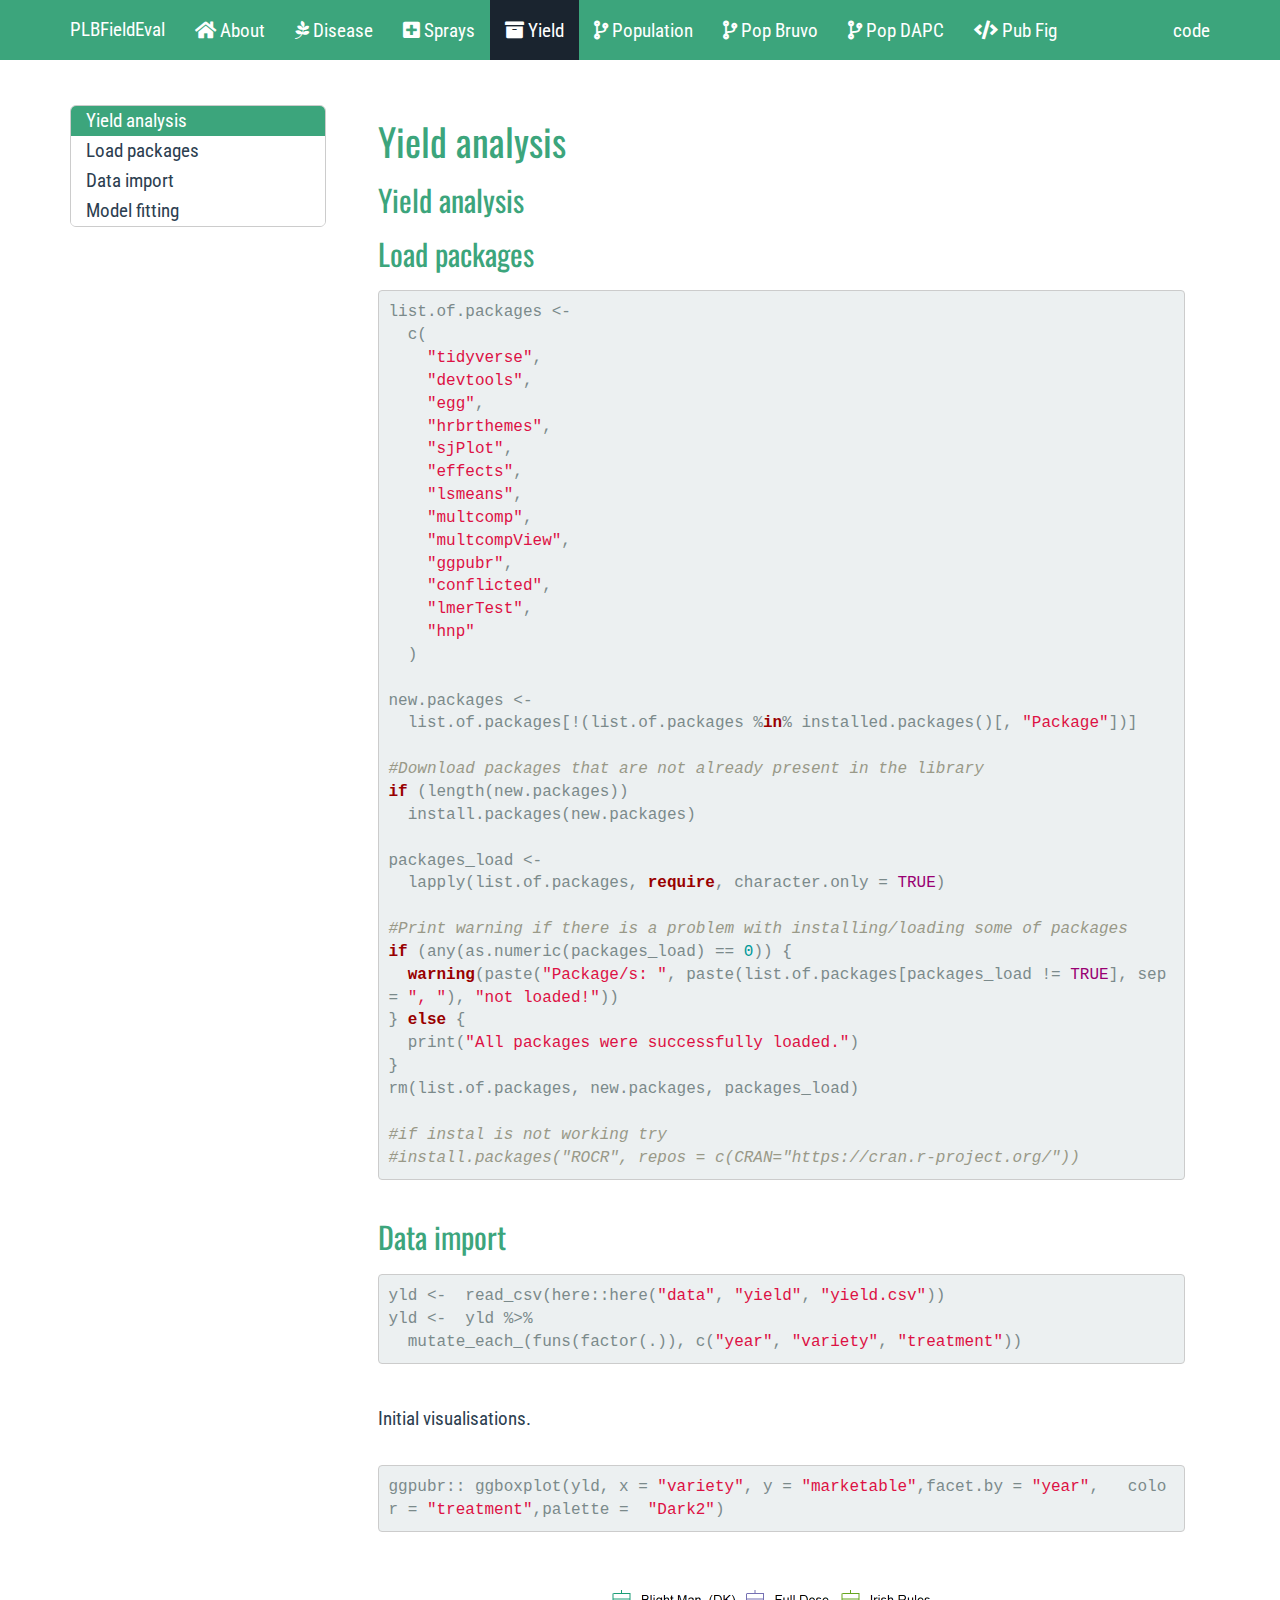
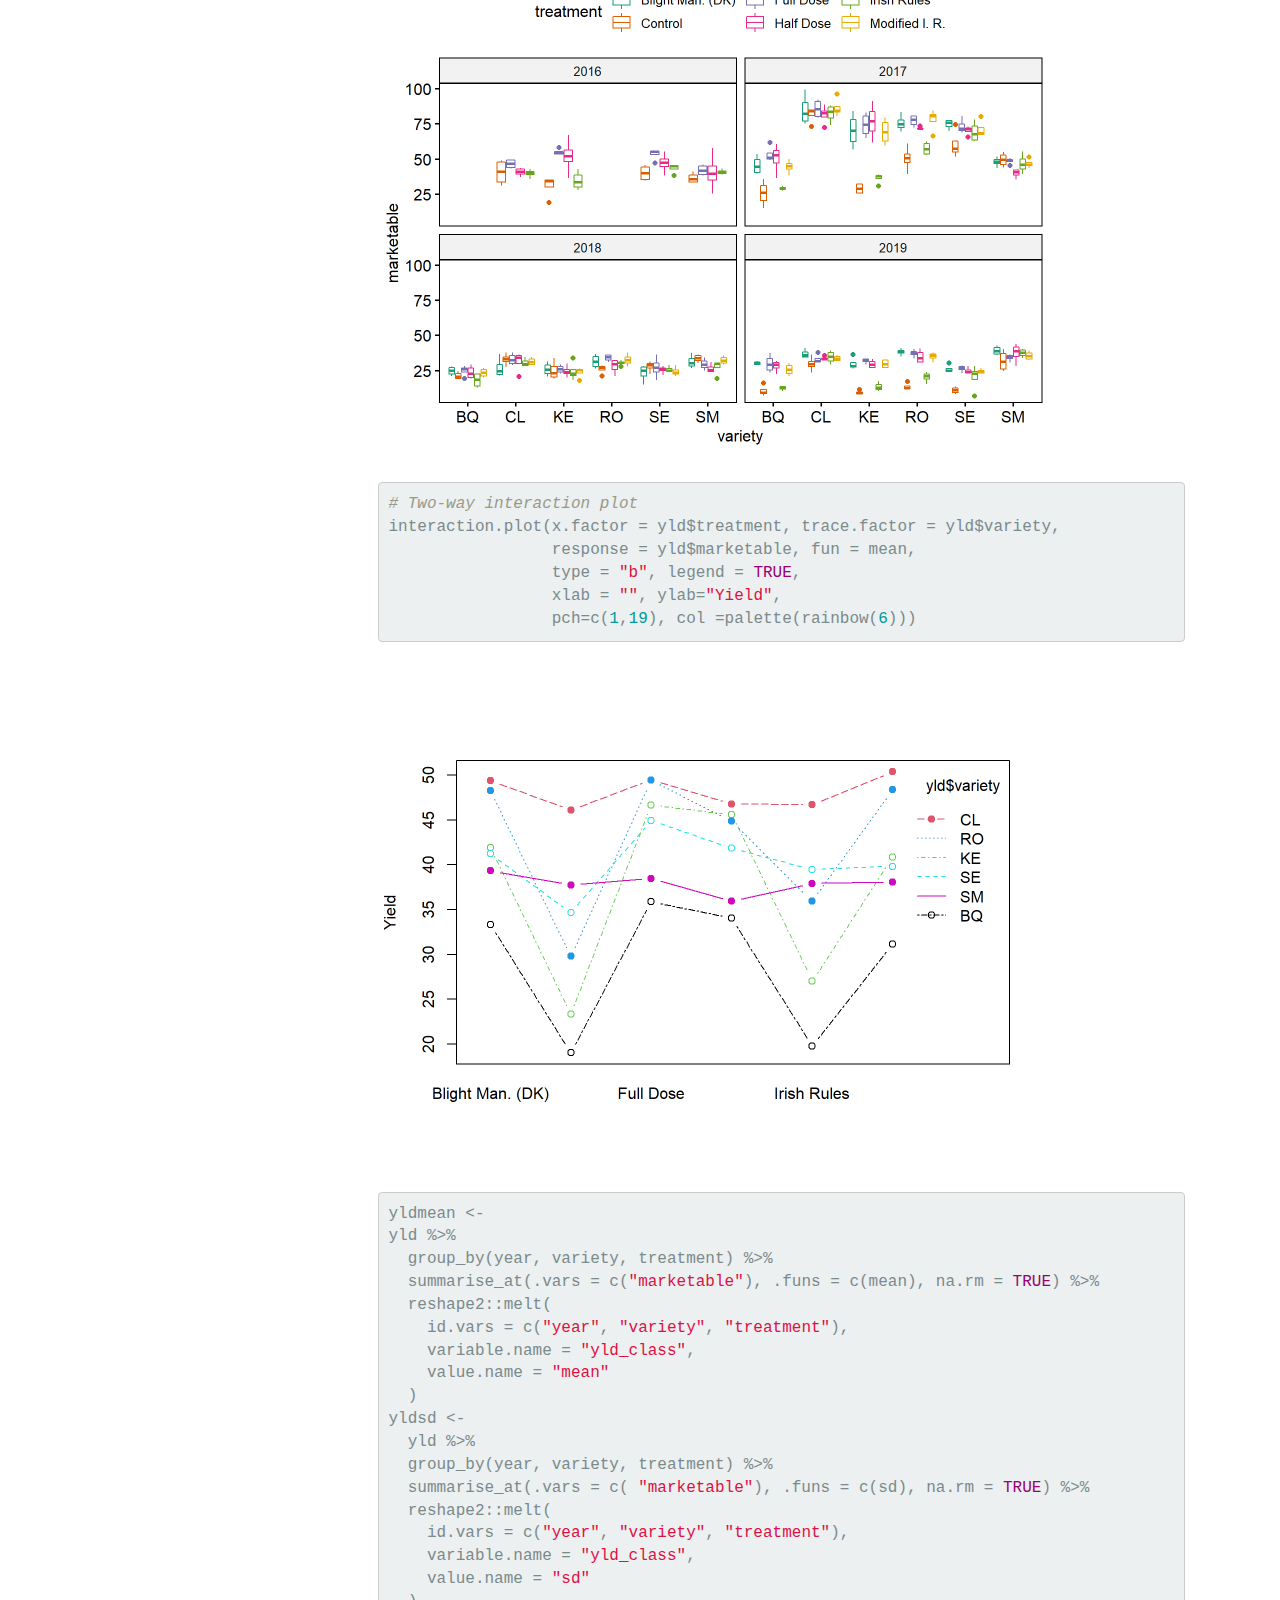
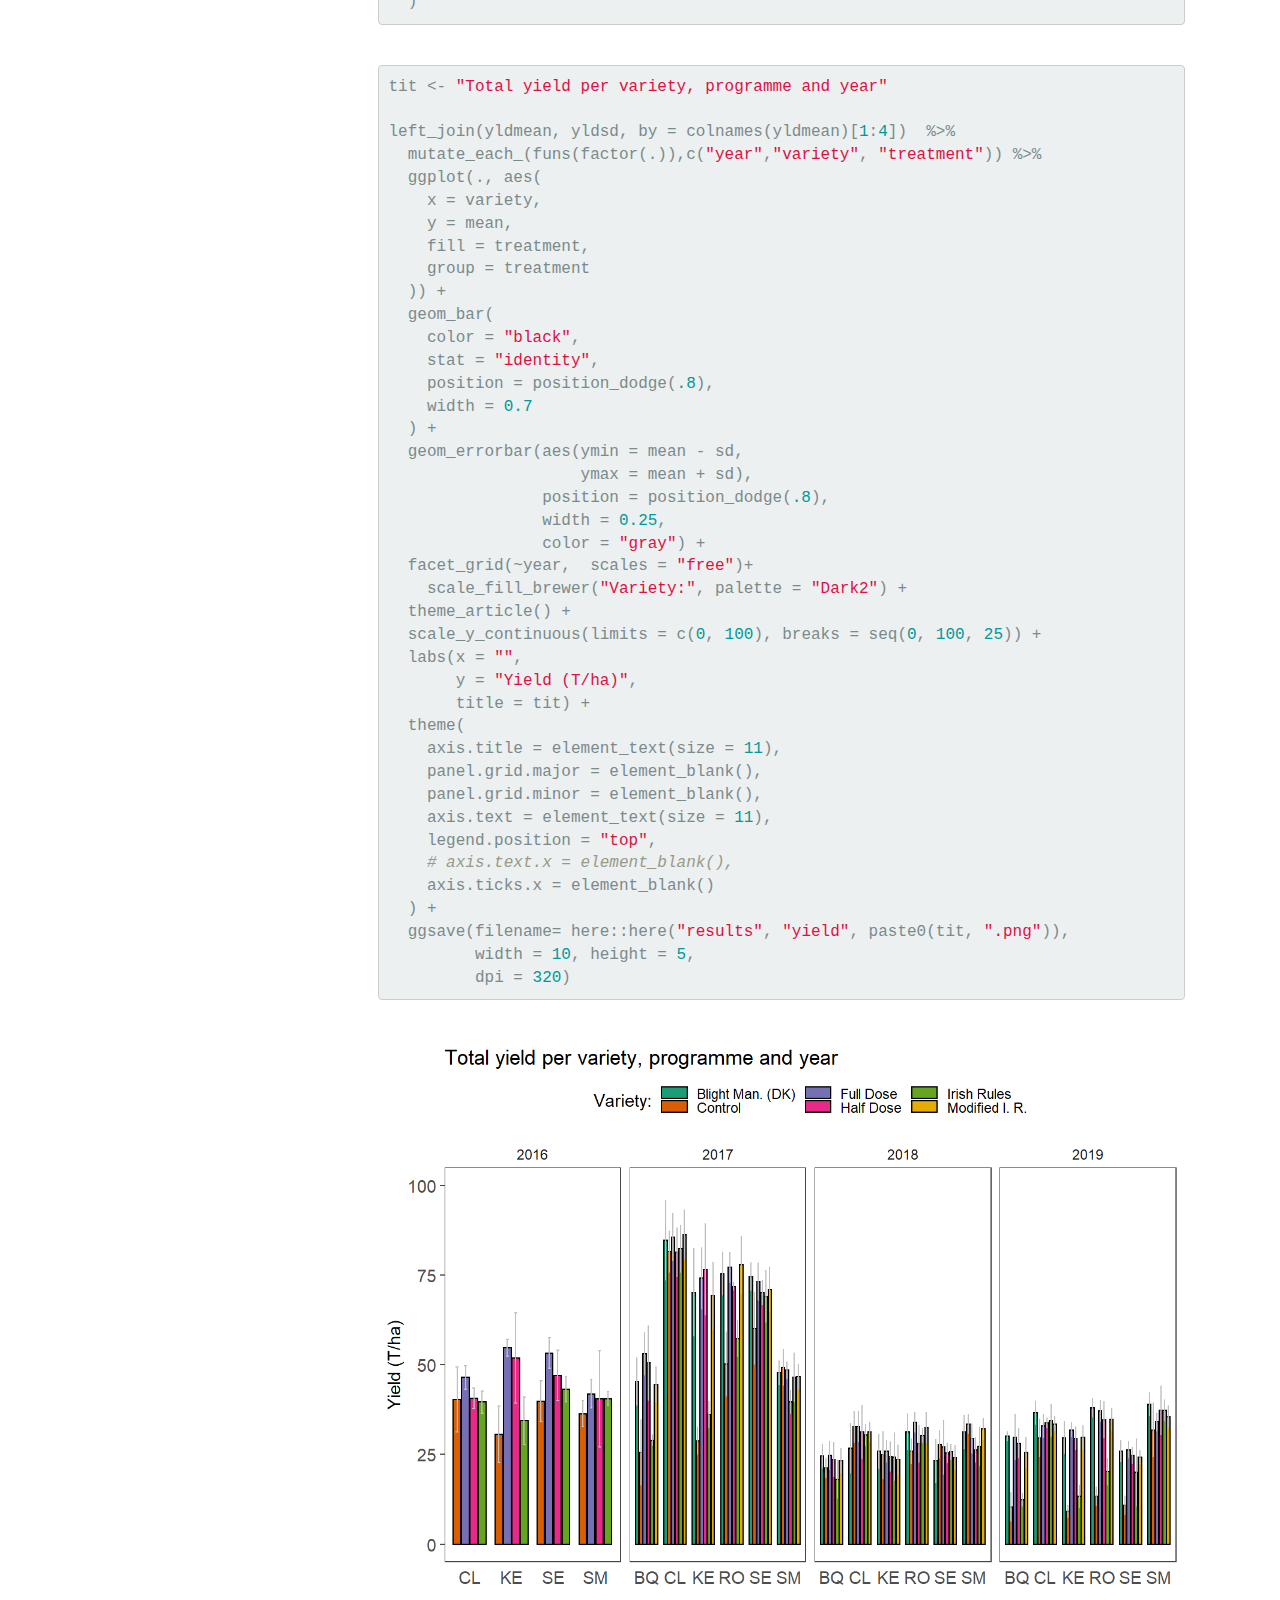
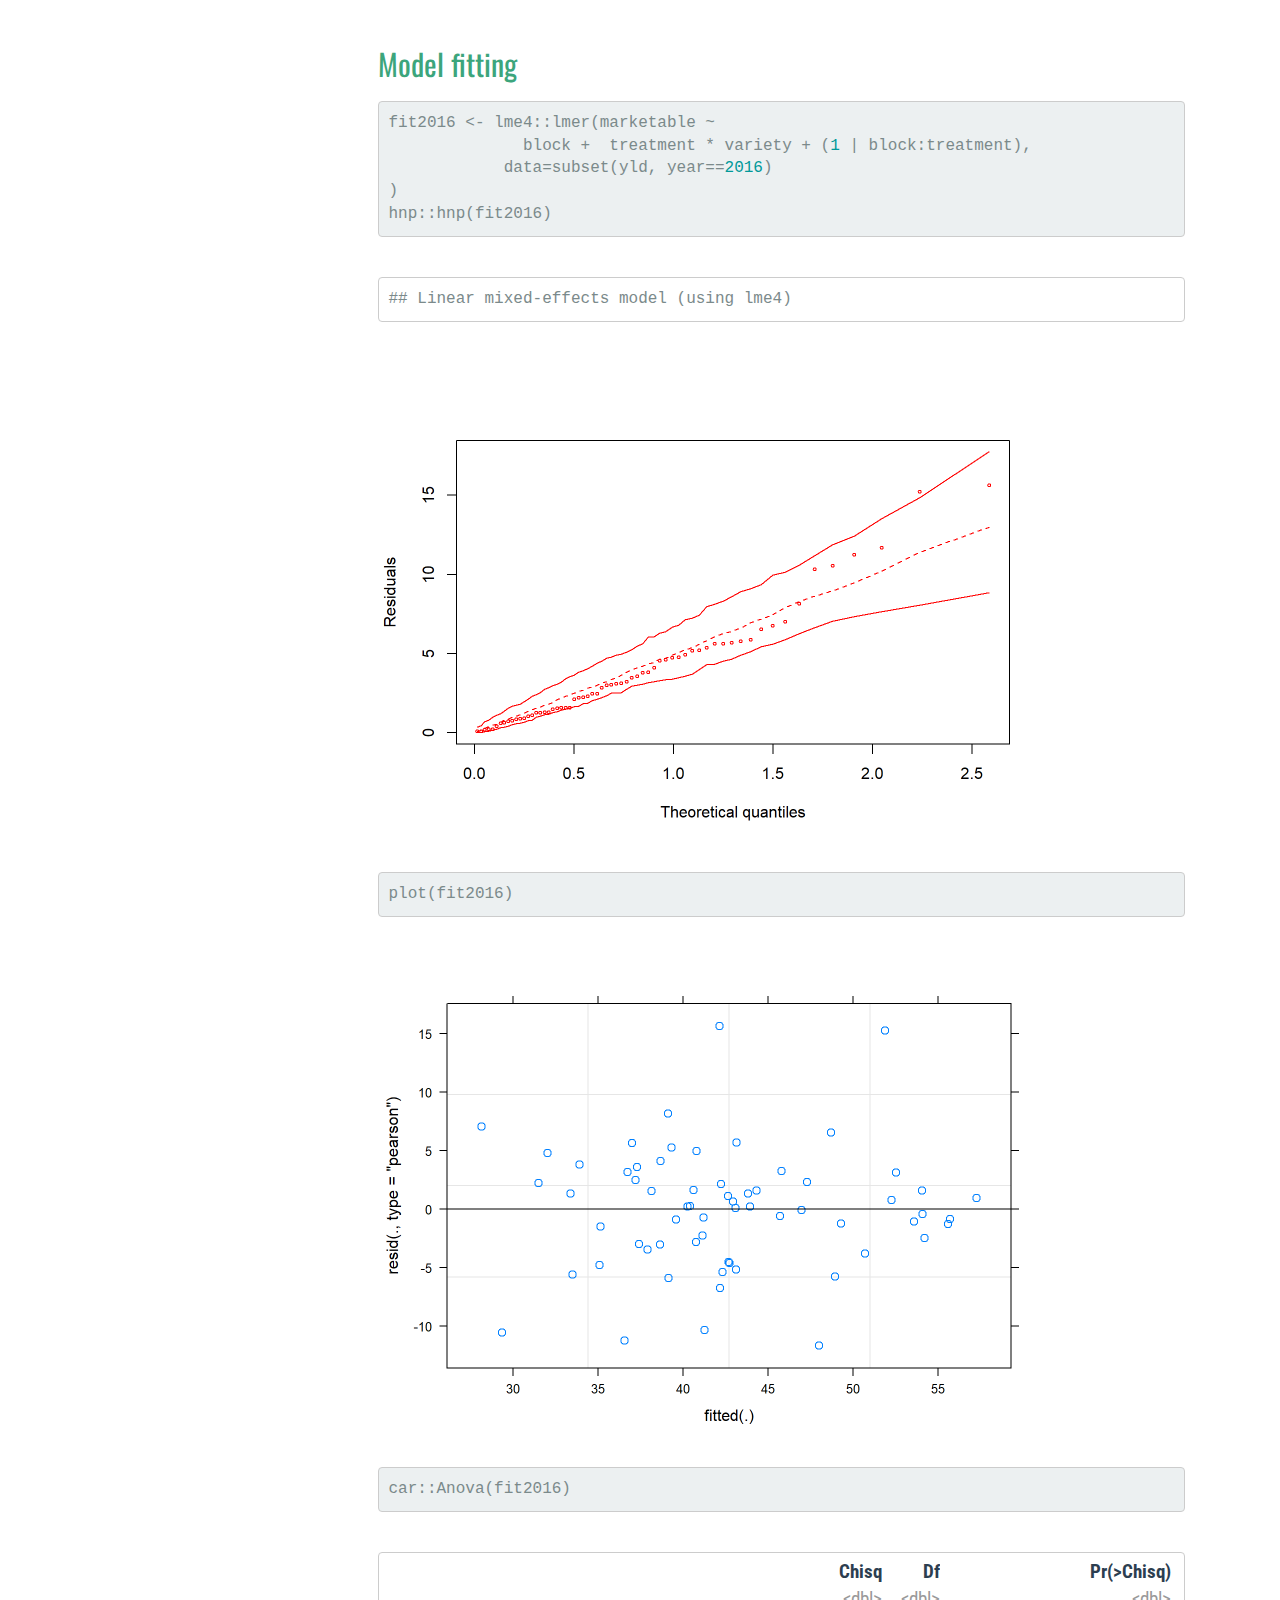
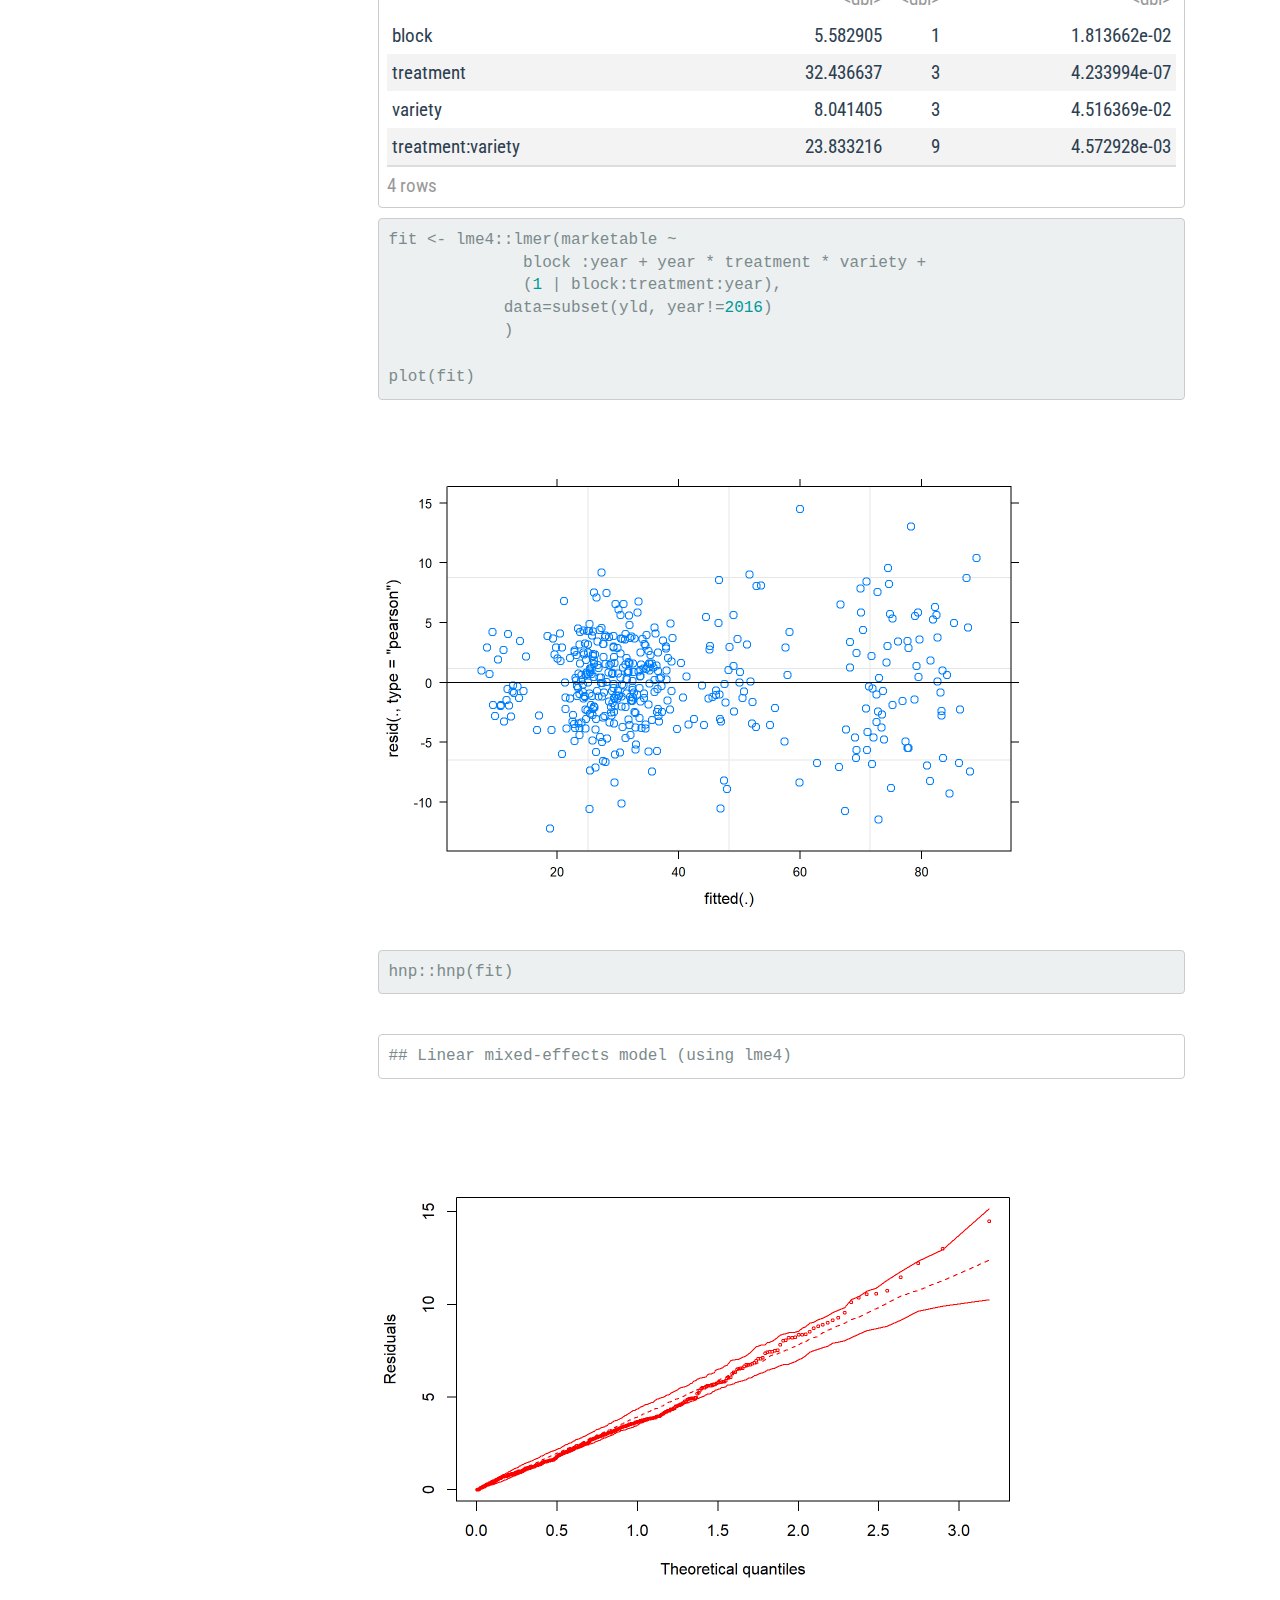
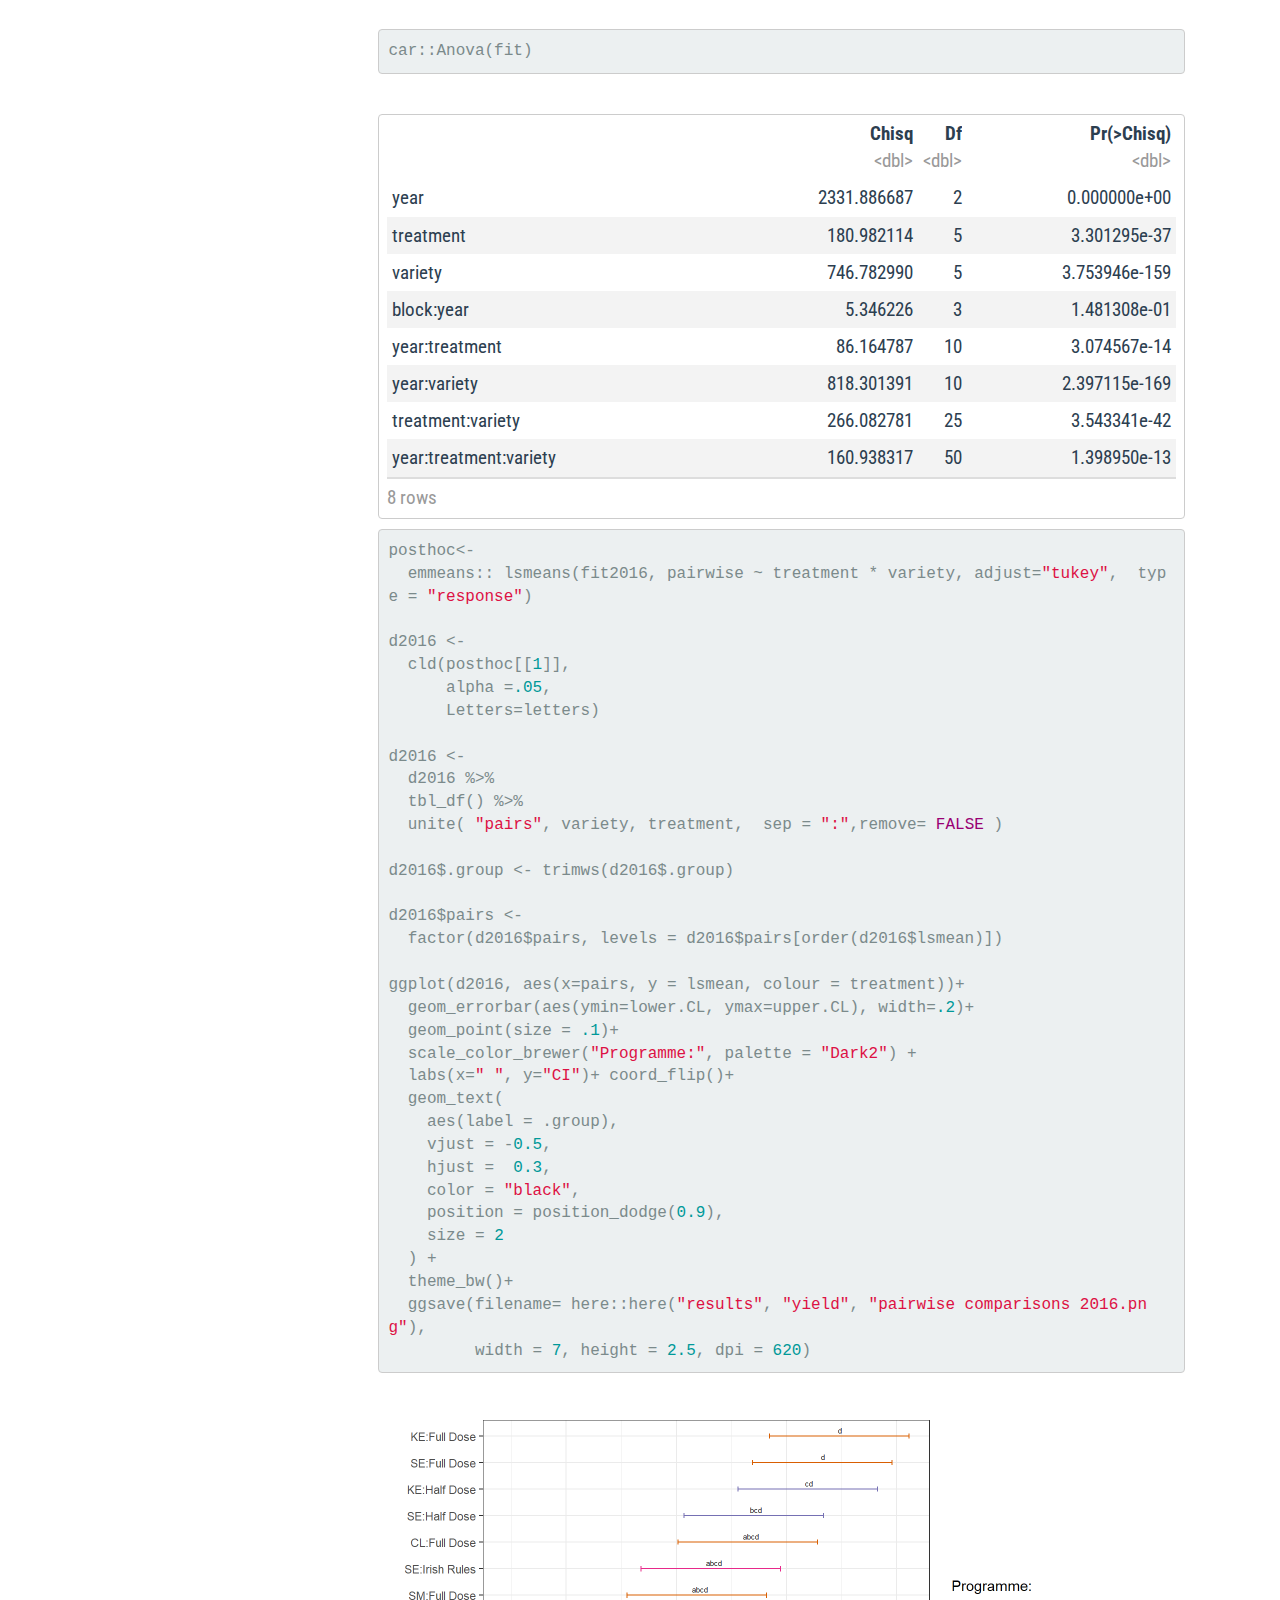
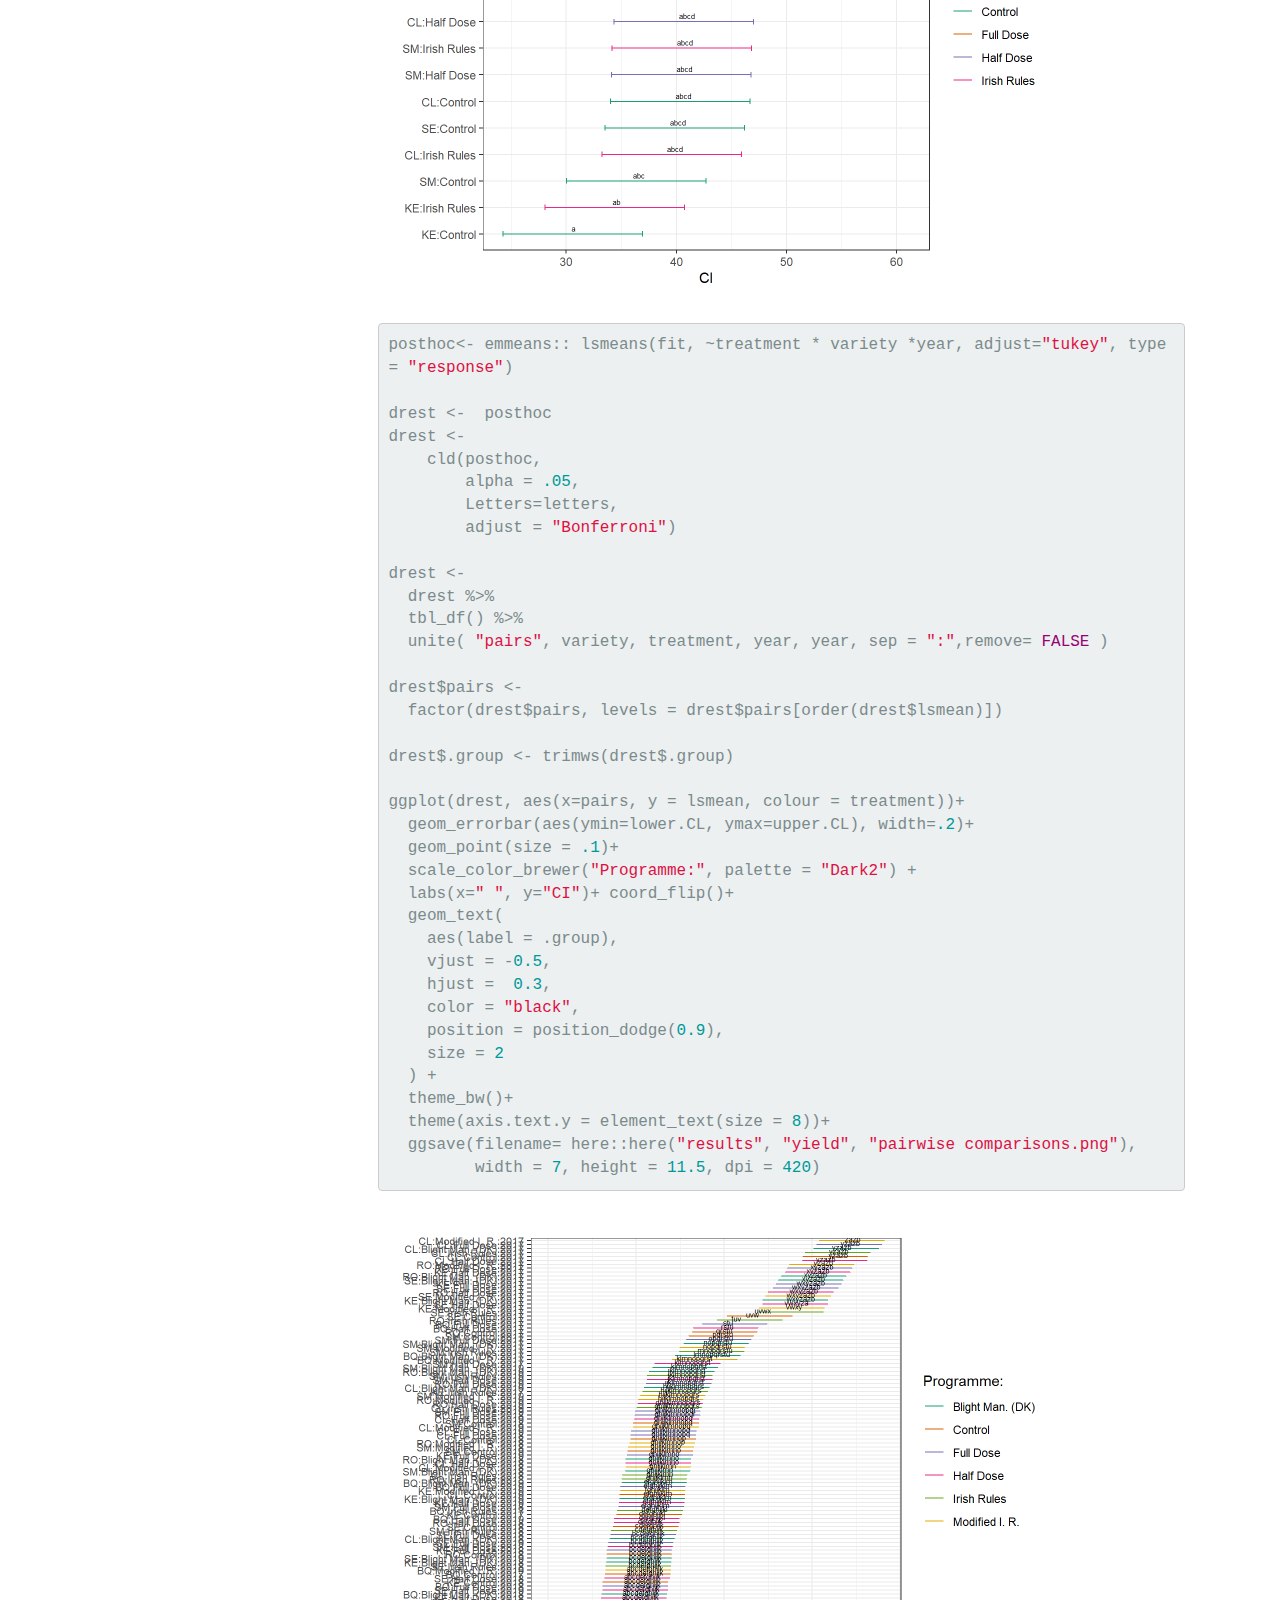
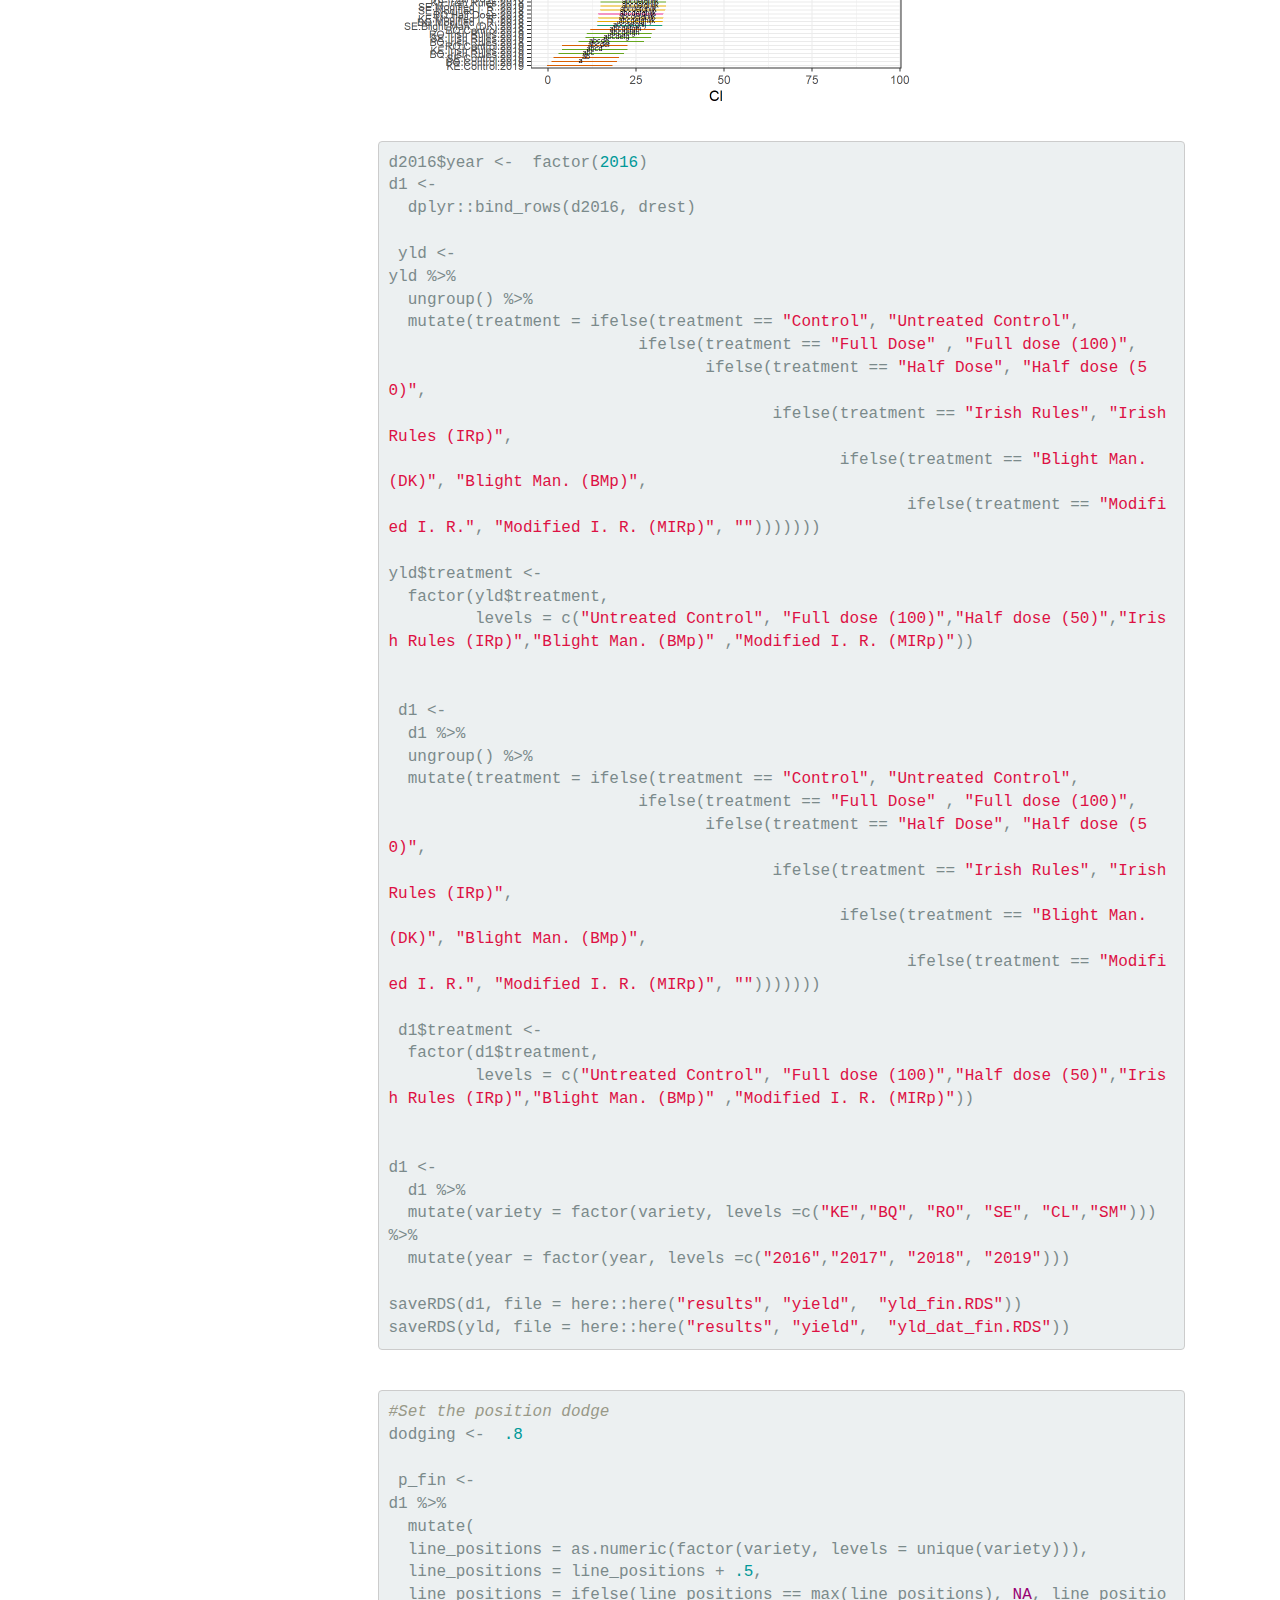
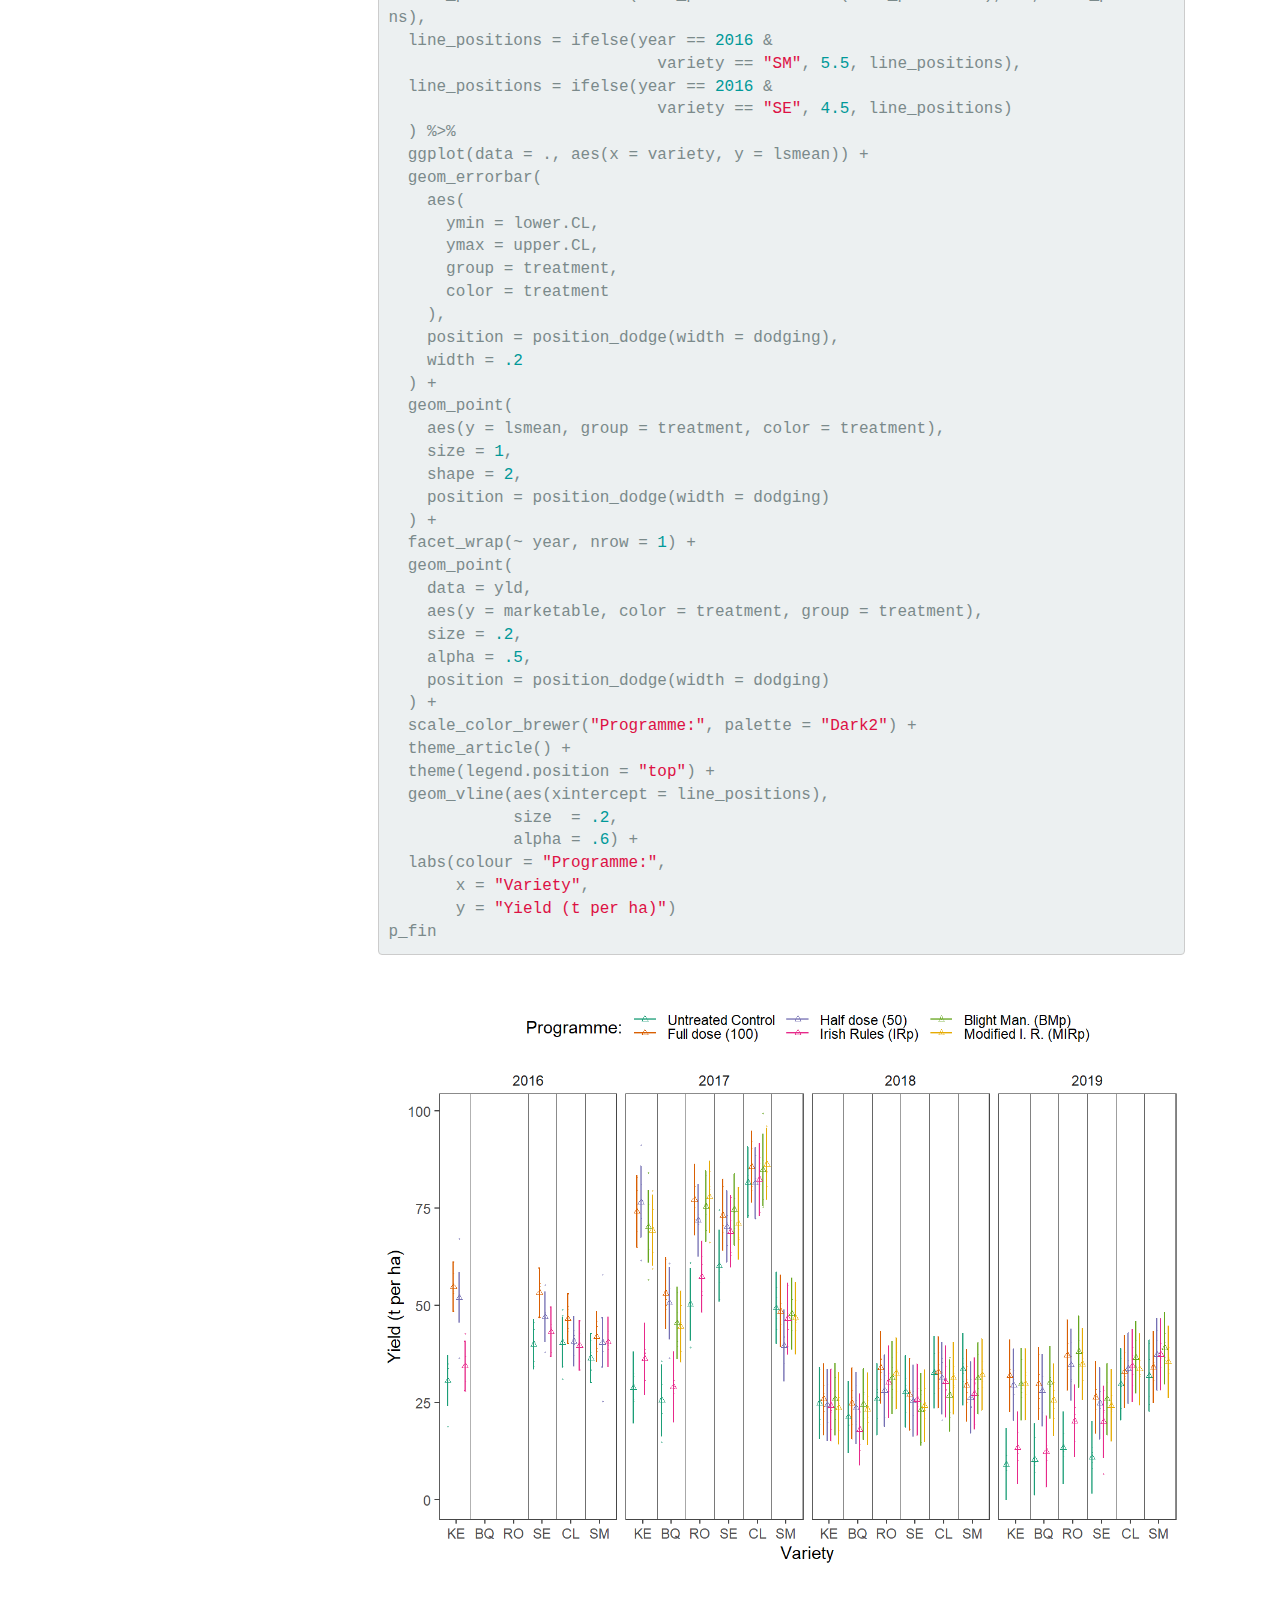
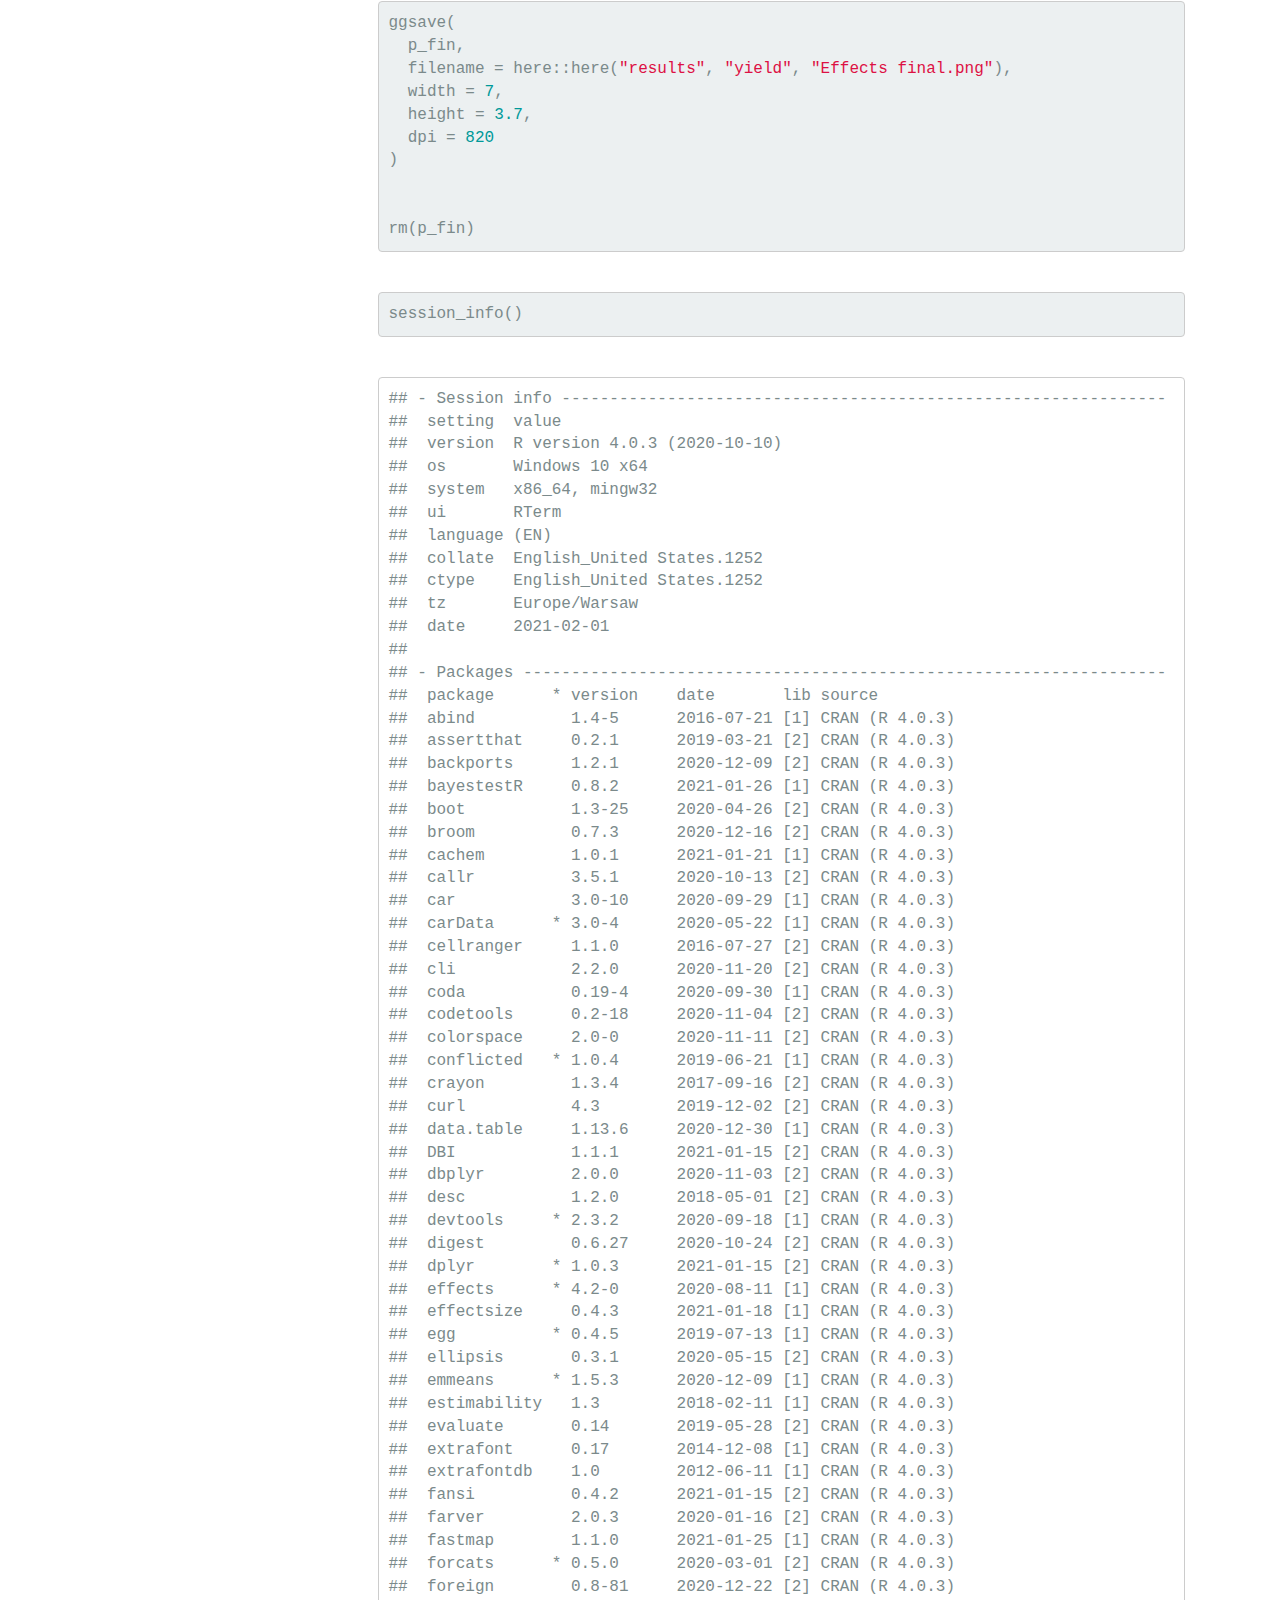
<file: docs/yield.html>
<!DOCTYPE html>

<html>

<head>

<meta charset="utf-8" />
<meta name="generator" content="pandoc" />
<meta http-equiv="X-UA-Compatible" content="IE=EDGE" />




<title>Yield analysis</title>

<script src="site_libs/header-attrs-2.6/header-attrs.js"></script>
<script src="site_libs/jquery-1.11.3/jquery.min.js"></script>
<meta name="viewport" content="width=device-width, initial-scale=1" />
<link href="site_libs/bootstrap-3.3.5/css/flatly.min.css" rel="stylesheet" />
<script src="site_libs/bootstrap-3.3.5/js/bootstrap.min.js"></script>
<script src="site_libs/bootstrap-3.3.5/shim/html5shiv.min.js"></script>
<script src="site_libs/bootstrap-3.3.5/shim/respond.min.js"></script>
<script src="site_libs/jqueryui-1.11.4/jquery-ui.min.js"></script>
<link href="site_libs/tocify-1.9.1/jquery.tocify.css" rel="stylesheet" />
<script src="site_libs/tocify-1.9.1/jquery.tocify.js"></script>
<script src="site_libs/navigation-1.1/tabsets.js"></script>
<link href="site_libs/highlightjs-9.12.0/default.css" rel="stylesheet" />
<script src="site_libs/highlightjs-9.12.0/highlight.js"></script>
<link href="site_libs/pagedtable-1.1/css/pagedtable.css" rel="stylesheet" />
<script src="site_libs/pagedtable-1.1/js/pagedtable.js"></script>
<link href="site_libs/font-awesome-5.1.0/css/all.css" rel="stylesheet" />
<link href="site_libs/font-awesome-5.1.0/css/v4-shims.css" rel="stylesheet" />

<style type="text/css">
  code{white-space: pre-wrap;}
  span.smallcaps{font-variant: small-caps;}
  span.underline{text-decoration: underline;}
  div.column{display: inline-block; vertical-align: top; width: 50%;}
  div.hanging-indent{margin-left: 1.5em; text-indent: -1.5em;}
  ul.task-list{list-style: none;}
    </style>

<style type="text/css">code{white-space: pre;}</style>
<style type="text/css">
  pre:not([class]) {
    background-color: white;
  }
</style>
<script type="text/javascript">
if (window.hljs) {
  hljs.configure({languages: []});
  hljs.initHighlightingOnLoad();
  if (document.readyState && document.readyState === "complete") {
    window.setTimeout(function() { hljs.initHighlighting(); }, 0);
  }
}
</script>



<style type="text/css">
h1 {
  font-size: 34px;
}
h1.title {
  font-size: 38px;
}
h2 {
  font-size: 30px;
}
h3 {
  font-size: 24px;
}
h4 {
  font-size: 18px;
}
h5 {
  font-size: 16px;
}
h6 {
  font-size: 12px;
}
.table th:not([align]) {
  text-align: left;
}
</style>


<link rel="stylesheet" href="style.css" type="text/css" />



<style type = "text/css">
.main-container {
  max-width: 940px;
  margin-left: auto;
  margin-right: auto;
}
code {
  color: inherit;
  background-color: rgba(0, 0, 0, 0.04);
}
img {
  max-width:100%;
}
.tabbed-pane {
  padding-top: 12px;
}
.html-widget {
  margin-bottom: 20px;
}
button.code-folding-btn:focus {
  outline: none;
}
summary {
  display: list-item;
}
</style>


<style type="text/css">
/* padding for bootstrap navbar */
body {
  padding-top: 60px;
  padding-bottom: 40px;
}
/* offset scroll position for anchor links (for fixed navbar)  */
.section h1 {
  padding-top: 65px;
  margin-top: -65px;
}
.section h2 {
  padding-top: 65px;
  margin-top: -65px;
}
.section h3 {
  padding-top: 65px;
  margin-top: -65px;
}
.section h4 {
  padding-top: 65px;
  margin-top: -65px;
}
.section h5 {
  padding-top: 65px;
  margin-top: -65px;
}
.section h6 {
  padding-top: 65px;
  margin-top: -65px;
}
.dropdown-submenu {
  position: relative;
}
.dropdown-submenu>.dropdown-menu {
  top: 0;
  left: 100%;
  margin-top: -6px;
  margin-left: -1px;
  border-radius: 0 6px 6px 6px;
}
.dropdown-submenu:hover>.dropdown-menu {
  display: block;
}
.dropdown-submenu>a:after {
  display: block;
  content: " ";
  float: right;
  width: 0;
  height: 0;
  border-color: transparent;
  border-style: solid;
  border-width: 5px 0 5px 5px;
  border-left-color: #cccccc;
  margin-top: 5px;
  margin-right: -10px;
}
.dropdown-submenu:hover>a:after {
  border-left-color: #ffffff;
}
.dropdown-submenu.pull-left {
  float: none;
}
.dropdown-submenu.pull-left>.dropdown-menu {
  left: -100%;
  margin-left: 10px;
  border-radius: 6px 0 6px 6px;
}
</style>

<script>
// manage active state of menu based on current page
$(document).ready(function () {
  // active menu anchor
  href = window.location.pathname
  href = href.substr(href.lastIndexOf('/') + 1)
  if (href === "")
    href = "index.html";
  var menuAnchor = $('a[href="' + href + '"]');

  // mark it active
  menuAnchor.parent().addClass('active');

  // if it's got a parent navbar menu mark it active as well
  menuAnchor.closest('li.dropdown').addClass('active');
});
</script>

<!-- tabsets -->

<style type="text/css">
.tabset-dropdown > .nav-tabs {
  display: inline-table;
  max-height: 500px;
  min-height: 44px;
  overflow-y: auto;
  background: white;
  border: 1px solid #ddd;
  border-radius: 4px;
}

.tabset-dropdown > .nav-tabs > li.active:before {
  content: "";
  font-family: 'Glyphicons Halflings';
  display: inline-block;
  padding: 10px;
  border-right: 1px solid #ddd;
}

.tabset-dropdown > .nav-tabs.nav-tabs-open > li.active:before {
  content: "&#xe258;";
  border: none;
}

.tabset-dropdown > .nav-tabs.nav-tabs-open:before {
  content: "";
  font-family: 'Glyphicons Halflings';
  display: inline-block;
  padding: 10px;
  border-right: 1px solid #ddd;
}

.tabset-dropdown > .nav-tabs > li.active {
  display: block;
}

.tabset-dropdown > .nav-tabs > li > a,
.tabset-dropdown > .nav-tabs > li > a:focus,
.tabset-dropdown > .nav-tabs > li > a:hover {
  border: none;
  display: inline-block;
  border-radius: 4px;
  background-color: transparent;
}

.tabset-dropdown > .nav-tabs.nav-tabs-open > li {
  display: block;
  float: none;
}

.tabset-dropdown > .nav-tabs > li {
  display: none;
}
</style>

<!-- code folding -->



<style type="text/css">

#TOC {
  margin: 25px 0px 20px 0px;
}
@media (max-width: 768px) {
#TOC {
  position: relative;
  width: 100%;
}
}

@media print {
.toc-content {
  /* see https://github.com/w3c/csswg-drafts/issues/4434 */
  float: right;
}
}

.toc-content {
  padding-left: 30px;
  padding-right: 40px;
}

div.main-container {
  max-width: 1200px;
}

div.tocify {
  width: 20%;
  max-width: 260px;
  max-height: 85%;
}

@media (min-width: 768px) and (max-width: 991px) {
  div.tocify {
    width: 25%;
  }
}

@media (max-width: 767px) {
  div.tocify {
    width: 100%;
    max-width: none;
  }
}

.tocify ul, .tocify li {
  line-height: 20px;
}

.tocify-subheader .tocify-item {
  font-size: 0.90em;
}

.tocify .list-group-item {
  border-radius: 0px;
}

.tocify-subheader {
  display: inline;
}
.tocify-subheader .tocify-item {
  font-size: 0.95em;
}

</style>



</head>

<body>


<div class="container-fluid main-container">


<!-- setup 3col/9col grid for toc_float and main content  -->
<div class="row-fluid">
<div class="col-xs-12 col-sm-4 col-md-3">
<div id="TOC" class="tocify">
</div>
</div>

<div class="toc-content col-xs-12 col-sm-8 col-md-9">




<div class="navbar navbar-default  navbar-fixed-top" role="navigation">
  <div class="container">
    <div class="navbar-header">
      <button type="button" class="navbar-toggle collapsed" data-toggle="collapse" data-target="#navbar">
        <span class="icon-bar"></span>
        <span class="icon-bar"></span>
        <span class="icon-bar"></span>
      </button>
      <a class="navbar-brand" href="index.html">PLBFieldEval</a>
    </div>
    <div id="navbar" class="navbar-collapse collapse">
      <ul class="nav navbar-nav">
        <li>
  <a href="index.html">
    <span class="fa fa fa fa-home"></span>
     
    About
  </a>
</li>
<li>
  <a href="disdata.html">
    <span class="fa fa fa fa fa fa-pagelines"></span>
     
    Disease
  </a>
</li>
<li>
  <a href="Trt.html">
    <span class="fa fa fa fa fa fa-plus-square"></span>
     
    Sprays
  </a>
</li>
<li>
  <a href="yield.html">
    <span class="fa fa fa fa-archive"></span>
     
    Yield
  </a>
</li>
<li>
  <a href="pop.html">
    <span class="fa fa fa fa-code-fork"></span>
     
    Population
  </a>
</li>
<li>
  <a href="pop2.html">
    <span class="fa fa fa fa-code-fork"></span>
     
    Pop Bruvo
  </a>
</li>
<li>
  <a href="pop3.html">
    <span class="fa fa fa fa-code-fork"></span>
     
    Pop DAPC
  </a>
</li>
<li>
  <a href="pub_plots.html">
    <span class="fa fa fa fa-code"></span>
     
    Pub Fig
  </a>
</li>
      </ul>
      <ul class="nav navbar-nav navbar-right">
        <li>
  <a href="https://github.com/mladencucak/PLBFieldTrial">
    <span class="fas fa-github-square"></span>
     
    code
  </a>
</li>
      </ul>
    </div><!--/.nav-collapse -->
  </div><!--/.container -->
</div><!--/.navbar -->

<div class="fluid-row" id="header">



<h1 class="title toc-ignore">Yield analysis</h1>

</div>


<div id="yield-analysis" class="section level2">
<h2>Yield analysis</h2>
</div>
<div id="load-packages" class="section level2">
<h2>Load packages</h2>
<pre class="r"><code>list.of.packages &lt;-
  c(
    &quot;tidyverse&quot;,
    &quot;devtools&quot;,
    &quot;egg&quot;,
    &quot;hrbrthemes&quot;,
    &quot;sjPlot&quot;,
    &quot;effects&quot;,
    &quot;lsmeans&quot;,
    &quot;multcomp&quot;,
    &quot;multcompView&quot;,
    &quot;ggpubr&quot;,
    &quot;conflicted&quot;,
    &quot;lmerTest&quot;,
    &quot;hnp&quot;
  )

new.packages &lt;-
  list.of.packages[!(list.of.packages %in% installed.packages()[, &quot;Package&quot;])]

#Download packages that are not already present in the library
if (length(new.packages))
  install.packages(new.packages)

packages_load &lt;-
  lapply(list.of.packages, require, character.only = TRUE)

#Print warning if there is a problem with installing/loading some of packages
if (any(as.numeric(packages_load) == 0)) {
  warning(paste(&quot;Package/s: &quot;, paste(list.of.packages[packages_load != TRUE], sep = &quot;, &quot;), &quot;not loaded!&quot;))
} else {
  print(&quot;All packages were successfully loaded.&quot;)
}
rm(list.of.packages, new.packages, packages_load)

#if instal is not working try 
#install.packages(&quot;ROCR&quot;, repos = c(CRAN=&quot;https://cran.r-project.org/&quot;))</code></pre>
</div>
<div id="data-import" class="section level2">
<h2>Data import</h2>
<pre class="r"><code>yld &lt;-  read_csv(here::here(&quot;data&quot;, &quot;yield&quot;, &quot;yield.csv&quot;))
yld &lt;-  yld %&gt;%
  mutate_each_(funs(factor(.)), c(&quot;year&quot;, &quot;variety&quot;, &quot;treatment&quot;))</code></pre>
<p>Initial visualisations.</p>
<pre class="r"><code>ggpubr:: ggboxplot(yld, x = &quot;variety&quot;, y = &quot;marketable&quot;,facet.by = &quot;year&quot;,   color = &quot;treatment&quot;,palette =  &quot;Dark2&quot;)</code></pre>
<p><img src="yield_files/figure-html/unnamed-chunk-1-1.png" width="672" /></p>
<pre class="r"><code># Two-way interaction plot
interaction.plot(x.factor = yld$treatment, trace.factor = yld$variety, 
                 response = yld$marketable, fun = mean, 
                 type = &quot;b&quot;, legend = TRUE, 
                 xlab = &quot;&quot;, ylab=&quot;Yield&quot;,
                 pch=c(1,19), col =palette(rainbow(6)))</code></pre>
<p><img src="yield_files/figure-html/unnamed-chunk-2-1.png" width="672" /></p>
<pre class="r"><code>yldmean &lt;- 
yld %&gt;% 
  group_by(year, variety, treatment) %&gt;% 
  summarise_at(.vars = c(&quot;marketable&quot;), .funs = c(mean), na.rm = TRUE) %&gt;% 
  reshape2::melt(
    id.vars = c(&quot;year&quot;, &quot;variety&quot;, &quot;treatment&quot;),
    variable.name = &quot;yld_class&quot;,
    value.name = &quot;mean&quot;
  ) 
yldsd &lt;- 
  yld %&gt;% 
  group_by(year, variety, treatment) %&gt;% 
  summarise_at(.vars = c( &quot;marketable&quot;), .funs = c(sd), na.rm = TRUE) %&gt;% 
  reshape2::melt(
    id.vars = c(&quot;year&quot;, &quot;variety&quot;, &quot;treatment&quot;),
    variable.name = &quot;yld_class&quot;,
    value.name = &quot;sd&quot;
  ) </code></pre>
<pre class="r"><code>tit &lt;- &quot;Total yield per variety, programme and year&quot;

left_join(yldmean, yldsd, by = colnames(yldmean)[1:4])  %&gt;% 
  mutate_each_(funs(factor(.)),c(&quot;year&quot;,&quot;variety&quot;, &quot;treatment&quot;)) %&gt;% 
  ggplot(., aes(
    x = variety,
    y = mean,
    fill = treatment,
    group = treatment
  )) +
  geom_bar(
    color = &quot;black&quot;,
    stat = &quot;identity&quot;,
    position = position_dodge(.8),
    width = 0.7
  ) +
  geom_errorbar(aes(ymin = mean - sd,
                    ymax = mean + sd), 
                position = position_dodge(.8),
                width = 0.25,
                color = &quot;gray&quot;) +
  facet_grid(~year,  scales = &quot;free&quot;)+
    scale_fill_brewer(&quot;Variety:&quot;, palette = &quot;Dark2&quot;) +
  theme_article() +
  scale_y_continuous(limits = c(0, 100), breaks = seq(0, 100, 25)) +
  labs(x = &quot;&quot;,
       y = &quot;Yield (T/ha)&quot;,
       title = tit) +
  theme(
    axis.title = element_text(size = 11),
    panel.grid.major = element_blank(),
    panel.grid.minor = element_blank(),
    axis.text = element_text(size = 11),
    legend.position = &quot;top&quot;,
    # axis.text.x = element_blank(),
    axis.ticks.x = element_blank()
  ) + 
  ggsave(filename= here::here(&quot;results&quot;, &quot;yield&quot;, paste0(tit, &quot;.png&quot;)),
         width = 10, height = 5,
         dpi = 320)</code></pre>
<p><img src="yield_files/figure-html/barchart_yield-1.png" width="100%" /></p>
</div>
<div id="model-fitting" class="section level2">
<h2>Model fitting</h2>
<pre class="r"><code>fit2016 &lt;- lme4::lmer(marketable ~ 
              block +  treatment * variety + (1 | block:treatment),
            data=subset(yld, year==2016)
)
hnp::hnp(fit2016)</code></pre>
<pre><code>## Linear mixed-effects model (using lme4)</code></pre>
<p><img src="yield_files/figure-html/unnamed-chunk-3-1.png" width="672" /></p>
<pre class="r"><code>plot(fit2016)</code></pre>
<p><img src="yield_files/figure-html/unnamed-chunk-3-2.png" width="672" /></p>
<pre class="r"><code>car::Anova(fit2016)</code></pre>
<div data-pagedtable="false">
<script data-pagedtable-source type="application/json">
{"columns":[{"label":[""],"name":["_rn_"],"type":[""],"align":["left"]},{"label":["Chisq"],"name":[1],"type":["dbl"],"align":["right"]},{"label":["Df"],"name":[2],"type":["dbl"],"align":["right"]},{"label":["Pr(>Chisq)"],"name":[3],"type":["dbl"],"align":["right"]}],"data":[{"1":"5.582905","2":"1","3":"1.813662e-02","_rn_":"block"},{"1":"32.436637","2":"3","3":"4.233994e-07","_rn_":"treatment"},{"1":"8.041405","2":"3","3":"4.516369e-02","_rn_":"variety"},{"1":"23.833216","2":"9","3":"4.572928e-03","_rn_":"treatment:variety"}],"options":{"columns":{"min":{},"max":[10]},"rows":{"min":[10],"max":[10]},"pages":{}}}
  </script>
</div>
<pre class="r"><code>fit &lt;- lme4::lmer(marketable ~ 
              block :year + year * treatment * variety +
              (1 | block:treatment:year),
            data=subset(yld, year!=2016)
            )

plot(fit)</code></pre>
<p><img src="yield_files/figure-html/unnamed-chunk-4-1.png" width="672" /></p>
<pre class="r"><code>hnp::hnp(fit)</code></pre>
<pre><code>## Linear mixed-effects model (using lme4)</code></pre>
<p><img src="yield_files/figure-html/unnamed-chunk-4-2.png" width="672" /></p>
<pre class="r"><code>car::Anova(fit)</code></pre>
<div data-pagedtable="false">
<script data-pagedtable-source type="application/json">
{"columns":[{"label":[""],"name":["_rn_"],"type":[""],"align":["left"]},{"label":["Chisq"],"name":[1],"type":["dbl"],"align":["right"]},{"label":["Df"],"name":[2],"type":["dbl"],"align":["right"]},{"label":["Pr(>Chisq)"],"name":[3],"type":["dbl"],"align":["right"]}],"data":[{"1":"2331.886687","2":"2","3":"0.000000e+00","_rn_":"year"},{"1":"180.982114","2":"5","3":"3.301295e-37","_rn_":"treatment"},{"1":"746.782990","2":"5","3":"3.753946e-159","_rn_":"variety"},{"1":"5.346226","2":"3","3":"1.481308e-01","_rn_":"block:year"},{"1":"86.164787","2":"10","3":"3.074567e-14","_rn_":"year:treatment"},{"1":"818.301391","2":"10","3":"2.397115e-169","_rn_":"year:variety"},{"1":"266.082781","2":"25","3":"3.543341e-42","_rn_":"treatment:variety"},{"1":"160.938317","2":"50","3":"1.398950e-13","_rn_":"year:treatment:variety"}],"options":{"columns":{"min":{},"max":[10]},"rows":{"min":[10],"max":[10]},"pages":{}}}
  </script>
</div>
<pre class="r"><code>posthoc&lt;- 
  emmeans:: lsmeans(fit2016, pairwise ~ treatment * variety, adjust=&quot;tukey&quot;,  type = &quot;response&quot;)

d2016 &lt;- 
  cld(posthoc[[1]], 
      alpha =.05,
      Letters=letters)

d2016 &lt;- 
  d2016 %&gt;% 
  tbl_df() %&gt;% 
  unite( &quot;pairs&quot;, variety, treatment,  sep = &quot;:&quot;,remove= FALSE )

d2016$.group &lt;- trimws(d2016$.group)

d2016$pairs &lt;- 
  factor(d2016$pairs, levels = d2016$pairs[order(d2016$lsmean)])

ggplot(d2016, aes(x=pairs, y = lsmean, colour = treatment))+
  geom_errorbar(aes(ymin=lower.CL, ymax=upper.CL), width=.2)+
  geom_point(size = .1)+
  scale_color_brewer(&quot;Programme:&quot;, palette = &quot;Dark2&quot;) +
  labs(x=&quot; &quot;, y=&quot;CI&quot;)+ coord_flip()+
  geom_text(
    aes(label = .group),
    vjust = -0.5,
    hjust =  0.3,
    color = &quot;black&quot;,
    position = position_dodge(0.9),
    size = 2
  ) +
  theme_bw()+
  ggsave(filename= here::here(&quot;results&quot;, &quot;yield&quot;, &quot;pairwise comparisons 2016.png&quot;), 
         width = 7, height = 2.5, dpi = 620)</code></pre>
<p><img src="yield_files/figure-html/unnamed-chunk-5-1.png" width="672" /></p>
<pre class="r"><code>posthoc&lt;- emmeans:: lsmeans(fit, ~treatment * variety *year, adjust=&quot;tukey&quot;, type = &quot;response&quot;)

drest &lt;-  posthoc
drest &lt;- 
    cld(posthoc, 
        alpha = .05,
        Letters=letters,
        adjust = &quot;Bonferroni&quot;)

drest &lt;- 
  drest %&gt;% 
  tbl_df() %&gt;% 
  unite( &quot;pairs&quot;, variety, treatment, year, year, sep = &quot;:&quot;,remove= FALSE )

drest$pairs &lt;- 
  factor(drest$pairs, levels = drest$pairs[order(drest$lsmean)])

drest$.group &lt;- trimws(drest$.group)

ggplot(drest, aes(x=pairs, y = lsmean, colour = treatment))+
  geom_errorbar(aes(ymin=lower.CL, ymax=upper.CL), width=.2)+
  geom_point(size = .1)+
  scale_color_brewer(&quot;Programme:&quot;, palette = &quot;Dark2&quot;) +
  labs(x=&quot; &quot;, y=&quot;CI&quot;)+ coord_flip()+
  geom_text(
    aes(label = .group),
    vjust = -0.5,
    hjust =  0.3,
    color = &quot;black&quot;,
    position = position_dodge(0.9),
    size = 2
  ) +
  theme_bw()+
  theme(axis.text.y = element_text(size = 8))+
  ggsave(filename= here::here(&quot;results&quot;, &quot;yield&quot;, &quot;pairwise comparisons.png&quot;), 
         width = 7, height = 11.5, dpi = 420)</code></pre>
<p><img src="yield_files/figure-html/unnamed-chunk-6-1.png" width="672" /></p>
<pre class="r"><code>d2016$year &lt;-  factor(2016)
d1 &lt;- 
  dplyr::bind_rows(d2016, drest)

 yld &lt;- 
yld %&gt;% 
  ungroup() %&gt;% 
  mutate(treatment = ifelse(treatment == &quot;Control&quot;, &quot;Untreated Control&quot;,
                          ifelse(treatment == &quot;Full Dose&quot; , &quot;Full dose (100)&quot;,
                                 ifelse(treatment == &quot;Half Dose&quot;, &quot;Half dose (50)&quot;,
                                        ifelse(treatment == &quot;Irish Rules&quot;, &quot;Irish Rules (IRp)&quot;,
                                               ifelse(treatment == &quot;Blight Man. (DK)&quot;, &quot;Blight Man. (BMp)&quot;,
                                                      ifelse(treatment == &quot;Modified I. R.&quot;, &quot;Modified I. R. (MIRp)&quot;, &quot;&quot;)))))))

yld$treatment &lt;- 
  factor(yld$treatment, 
         levels = c(&quot;Untreated Control&quot;, &quot;Full dose (100)&quot;,&quot;Half dose (50)&quot;,&quot;Irish Rules (IRp)&quot;,&quot;Blight Man. (BMp)&quot; ,&quot;Modified I. R. (MIRp)&quot;))


 d1 &lt;- 
  d1 %&gt;% 
  ungroup() %&gt;% 
  mutate(treatment = ifelse(treatment == &quot;Control&quot;, &quot;Untreated Control&quot;,
                          ifelse(treatment == &quot;Full Dose&quot; , &quot;Full dose (100)&quot;,
                                 ifelse(treatment == &quot;Half Dose&quot;, &quot;Half dose (50)&quot;,
                                        ifelse(treatment == &quot;Irish Rules&quot;, &quot;Irish Rules (IRp)&quot;,
                                               ifelse(treatment == &quot;Blight Man. (DK)&quot;, &quot;Blight Man. (BMp)&quot;,
                                                      ifelse(treatment == &quot;Modified I. R.&quot;, &quot;Modified I. R. (MIRp)&quot;, &quot;&quot;)))))))

 d1$treatment &lt;- 
  factor(d1$treatment, 
         levels = c(&quot;Untreated Control&quot;, &quot;Full dose (100)&quot;,&quot;Half dose (50)&quot;,&quot;Irish Rules (IRp)&quot;,&quot;Blight Man. (BMp)&quot; ,&quot;Modified I. R. (MIRp)&quot;))


d1 &lt;- 
  d1 %&gt;% 
  mutate(variety = factor(variety, levels =c(&quot;KE&quot;,&quot;BQ&quot;, &quot;RO&quot;, &quot;SE&quot;, &quot;CL&quot;,&quot;SM&quot;)))  %&gt;% 
  mutate(year = factor(year, levels =c(&quot;2016&quot;,&quot;2017&quot;, &quot;2018&quot;, &quot;2019&quot;)))

saveRDS(d1, file = here::here(&quot;results&quot;, &quot;yield&quot;,  &quot;yld_fin.RDS&quot;))
saveRDS(yld, file = here::here(&quot;results&quot;, &quot;yield&quot;,  &quot;yld_dat_fin.RDS&quot;))</code></pre>
<pre class="r"><code>#Set the position dodge
dodging &lt;-  .8

 p_fin &lt;- 
d1 %&gt;%
  mutate(
  line_positions = as.numeric(factor(variety, levels = unique(variety))),
  line_positions = line_positions + .5,
  line_positions = ifelse(line_positions == max(line_positions), NA, line_positions),
  line_positions = ifelse(year == 2016 &amp;
                            variety == &quot;SM&quot;, 5.5, line_positions),
  line_positions = ifelse(year == 2016 &amp;
                            variety == &quot;SE&quot;, 4.5, line_positions)
  ) %&gt;%
  ggplot(data = ., aes(x = variety, y = lsmean)) +
  geom_errorbar(
    aes(
      ymin = lower.CL,
      ymax = upper.CL,
      group = treatment,
      color = treatment
    ),
    position = position_dodge(width = dodging),
    width = .2
  ) +
  geom_point(
    aes(y = lsmean, group = treatment, color = treatment),
    size = 1,
    shape = 2,
    position = position_dodge(width = dodging)
  ) +
  facet_wrap(~ year, nrow = 1) +
  geom_point(
    data = yld,
    aes(y = marketable, color = treatment, group = treatment),
    size = .2,
    alpha = .5,
    position = position_dodge(width = dodging)
  ) +
  scale_color_brewer(&quot;Programme:&quot;, palette = &quot;Dark2&quot;) +
  theme_article() +
  theme(legend.position = &quot;top&quot;) +
  geom_vline(aes(xintercept = line_positions),
             size  = .2,
             alpha = .6) +
  labs(colour = &quot;Programme:&quot;,
       x = &quot;Variety&quot;,
       y = &quot;Yield (t per ha)&quot;) 
p_fin</code></pre>
<p><img src="yield_files/figure-html/final_plot-1.png" width="100%" /></p>
<pre class="r"><code>ggsave(
  p_fin,
  filename = here::here(&quot;results&quot;, &quot;yield&quot;, &quot;Effects final.png&quot;),
  width = 7,
  height = 3.7,
  dpi = 820
)


rm(p_fin)</code></pre>
<pre class="r"><code>session_info()</code></pre>
<pre><code>## - Session info ---------------------------------------------------------------
##  setting  value                       
##  version  R version 4.0.3 (2020-10-10)
##  os       Windows 10 x64              
##  system   x86_64, mingw32             
##  ui       RTerm                       
##  language (EN)                        
##  collate  English_United States.1252  
##  ctype    English_United States.1252  
##  tz       Europe/Warsaw               
##  date     2021-02-01                  
## 
## - Packages -------------------------------------------------------------------
##  package      * version    date       lib source        
##  abind          1.4-5      2016-07-21 [1] CRAN (R 4.0.3)
##  assertthat     0.2.1      2019-03-21 [2] CRAN (R 4.0.3)
##  backports      1.2.1      2020-12-09 [2] CRAN (R 4.0.3)
##  bayestestR     0.8.2      2021-01-26 [1] CRAN (R 4.0.3)
##  boot           1.3-25     2020-04-26 [2] CRAN (R 4.0.3)
##  broom          0.7.3      2020-12-16 [2] CRAN (R 4.0.3)
##  cachem         1.0.1      2021-01-21 [1] CRAN (R 4.0.3)
##  callr          3.5.1      2020-10-13 [2] CRAN (R 4.0.3)
##  car            3.0-10     2020-09-29 [1] CRAN (R 4.0.3)
##  carData      * 3.0-4      2020-05-22 [1] CRAN (R 4.0.3)
##  cellranger     1.1.0      2016-07-27 [2] CRAN (R 4.0.3)
##  cli            2.2.0      2020-11-20 [2] CRAN (R 4.0.3)
##  coda           0.19-4     2020-09-30 [1] CRAN (R 4.0.3)
##  codetools      0.2-18     2020-11-04 [2] CRAN (R 4.0.3)
##  colorspace     2.0-0      2020-11-11 [2] CRAN (R 4.0.3)
##  conflicted   * 1.0.4      2019-06-21 [1] CRAN (R 4.0.3)
##  crayon         1.3.4      2017-09-16 [2] CRAN (R 4.0.3)
##  curl           4.3        2019-12-02 [2] CRAN (R 4.0.3)
##  data.table     1.13.6     2020-12-30 [1] CRAN (R 4.0.3)
##  DBI            1.1.1      2021-01-15 [2] CRAN (R 4.0.3)
##  dbplyr         2.0.0      2020-11-03 [2] CRAN (R 4.0.3)
##  desc           1.2.0      2018-05-01 [2] CRAN (R 4.0.3)
##  devtools     * 2.3.2      2020-09-18 [1] CRAN (R 4.0.3)
##  digest         0.6.27     2020-10-24 [2] CRAN (R 4.0.3)
##  dplyr        * 1.0.3      2021-01-15 [2] CRAN (R 4.0.3)
##  effects      * 4.2-0      2020-08-11 [1] CRAN (R 4.0.3)
##  effectsize     0.4.3      2021-01-18 [1] CRAN (R 4.0.3)
##  egg          * 0.4.5      2019-07-13 [1] CRAN (R 4.0.3)
##  ellipsis       0.3.1      2020-05-15 [2] CRAN (R 4.0.3)
##  emmeans      * 1.5.3      2020-12-09 [1] CRAN (R 4.0.3)
##  estimability   1.3        2018-02-11 [1] CRAN (R 4.0.3)
##  evaluate       0.14       2019-05-28 [2] CRAN (R 4.0.3)
##  extrafont      0.17       2014-12-08 [1] CRAN (R 4.0.3)
##  extrafontdb    1.0        2012-06-11 [1] CRAN (R 4.0.3)
##  fansi          0.4.2      2021-01-15 [2] CRAN (R 4.0.3)
##  farver         2.0.3      2020-01-16 [2] CRAN (R 4.0.3)
##  fastmap        1.1.0      2021-01-25 [1] CRAN (R 4.0.3)
##  forcats      * 0.5.0      2020-03-01 [2] CRAN (R 4.0.3)
##  foreign        0.8-81     2020-12-22 [2] CRAN (R 4.0.3)
##  fs             1.5.0      2020-07-31 [2] CRAN (R 4.0.3)
##  generics       0.1.0      2020-10-31 [2] CRAN (R 4.0.3)
##  ggeffects      1.0.1      2020-12-14 [1] CRAN (R 4.0.3)
##  ggplot2      * 3.3.3      2020-12-30 [2] CRAN (R 4.0.3)
##  ggpubr       * 0.4.0      2020-06-27 [1] CRAN (R 4.0.3)
##  ggsignif       0.6.0      2019-08-08 [1] CRAN (R 4.0.3)
##  glue           1.4.2      2020-08-27 [2] CRAN (R 4.0.3)
##  gridExtra    * 2.3        2017-09-09 [1] CRAN (R 4.0.3)
##  gtable         0.3.0      2019-03-25 [2] CRAN (R 4.0.3)
##  haven          2.3.1      2020-06-01 [2] CRAN (R 4.0.3)
##  here           1.0.1      2020-12-13 [1] CRAN (R 4.0.3)
##  hms            1.0.0      2021-01-13 [2] CRAN (R 4.0.3)
##  hnp          * 1.2-6      2018-05-21 [1] CRAN (R 4.0.3)
##  htmltools      0.5.1.1    2021-01-22 [2] CRAN (R 4.0.3)
##  httr           1.4.2      2020-07-20 [2] CRAN (R 4.0.3)
##  insight        0.12.0     2021-01-14 [1] CRAN (R 4.0.3)
##  jsonlite       1.7.2      2020-12-09 [2] CRAN (R 4.0.3)
##  knitr          1.30       2020-09-22 [2] CRAN (R 4.0.3)
##  labeling       0.4.2      2020-10-20 [2] CRAN (R 4.0.3)
##  lattice        0.20-41    2020-04-02 [2] CRAN (R 4.0.3)
##  lifecycle      0.2.0      2020-03-06 [2] CRAN (R 4.0.3)
##  lme4         * 1.1-26     2020-12-01 [1] CRAN (R 4.0.3)
##  lmerTest     * 3.1-3      2020-10-23 [1] CRAN (R 4.0.3)
##  lsmeans      * 2.30-0     2018-11-02 [1] CRAN (R 4.0.3)
##  lubridate      1.7.9.2    2020-11-13 [2] CRAN (R 4.0.3)
##  magrittr       2.0.1      2020-11-17 [2] CRAN (R 4.0.3)
##  MASS         * 7.3-53     2020-09-09 [2] CRAN (R 4.0.3)
##  Matrix       * 1.2-18     2019-11-27 [2] CRAN (R 4.0.3)
##  memoise        2.0.0      2021-01-26 [1] CRAN (R 4.0.3)
##  minqa          1.2.4      2014-10-09 [1] CRAN (R 4.0.3)
##  mitools        2.4        2019-04-26 [1] CRAN (R 4.0.3)
##  modelr         0.1.8      2020-05-19 [2] CRAN (R 4.0.3)
##  multcomp     * 1.4-15     2020-11-14 [1] CRAN (R 4.0.3)
##  multcompView * 0.1-8      2019-12-19 [1] CRAN (R 4.0.3)
##  munsell        0.5.0      2018-06-12 [2] CRAN (R 4.0.3)
##  mvtnorm      * 1.1-1      2020-06-09 [1] CRAN (R 4.0.3)
##  nlme           3.1-151    2020-12-10 [2] CRAN (R 4.0.3)
##  nloptr         1.2.2.2    2020-07-02 [1] CRAN (R 4.0.3)
##  nnet           7.3-14     2020-04-26 [2] CRAN (R 4.0.3)
##  numDeriv       2016.8-1.1 2019-06-06 [1] CRAN (R 4.0.3)
##  openxlsx       4.2.3      2020-10-27 [1] CRAN (R 4.0.3)
##  parameters     0.11.0     2021-01-15 [1] CRAN (R 4.0.3)
##  pbkrtest       0.5-0.1    2020-12-18 [1] CRAN (R 4.0.3)
##  performance    0.6.1      2020-12-09 [1] CRAN (R 4.0.3)
##  pillar         1.4.7      2020-11-20 [2] CRAN (R 4.0.3)
##  pkgbuild       1.2.0      2020-12-15 [2] CRAN (R 4.0.3)
##  pkgconfig      2.0.3      2019-09-22 [2] CRAN (R 4.0.3)
##  pkgload        1.1.0      2020-05-29 [2] CRAN (R 4.0.3)
##  plyr           1.8.6      2020-03-03 [1] CRAN (R 4.0.3)
##  prettyunits    1.1.1      2020-01-24 [2] CRAN (R 4.0.3)
##  processx       3.4.5      2020-11-30 [2] CRAN (R 4.0.3)
##  ps             1.5.0      2020-12-05 [2] CRAN (R 4.0.3)
##  purrr        * 0.3.4      2020-04-17 [2] CRAN (R 4.0.3)
##  R6             2.5.0      2020-10-28 [2] CRAN (R 4.0.3)
##  RColorBrewer   1.1-2      2014-12-07 [2] CRAN (R 4.0.3)
##  Rcpp           1.0.6      2021-01-15 [2] CRAN (R 4.0.3)
##  readr        * 1.4.0      2020-10-05 [2] CRAN (R 4.0.3)
##  readxl         1.3.1      2019-03-13 [2] CRAN (R 4.0.3)
##  remotes        2.2.0      2020-07-21 [1] CRAN (R 4.0.3)
##  reprex         0.3.0      2019-05-16 [2] CRAN (R 4.0.3)
##  reshape2       1.4.4      2020-04-09 [1] CRAN (R 4.0.3)
##  rio            0.5.16     2018-11-26 [1] CRAN (R 4.0.3)
##  rlang          0.4.10     2020-12-30 [2] CRAN (R 4.0.3)
##  rmarkdown      2.6        2020-12-14 [2] CRAN (R 4.0.3)
##  rprojroot      2.0.2      2020-11-15 [2] CRAN (R 4.0.3)
##  rstatix        0.6.0      2020-06-18 [1] CRAN (R 4.0.3)
##  rstudioapi     0.13       2020-11-12 [2] CRAN (R 4.0.3)
##  Rttf2pt1       1.3.8      2020-01-10 [1] CRAN (R 4.0.3)
##  rvest          0.3.6      2020-07-25 [2] CRAN (R 4.0.3)
##  sandwich       3.0-0      2020-10-02 [1] CRAN (R 4.0.3)
##  scales         1.1.1      2020-05-11 [2] CRAN (R 4.0.3)
##  sessioninfo    1.1.1      2018-11-05 [1] CRAN (R 4.0.3)
##  sjlabelled     1.1.7      2020-09-24 [1] CRAN (R 4.0.3)
##  sjmisc         2.8.6      2021-01-07 [1] CRAN (R 4.0.3)
##  sjPlot       * 2.8.7      2021-01-10 [1] CRAN (R 4.0.3)
##  sjstats        0.18.1     2021-01-09 [1] CRAN (R 4.0.3)
##  statmod        1.4.35     2020-10-19 [1] CRAN (R 4.0.3)
##  stringi        1.5.3      2020-09-09 [2] CRAN (R 4.0.3)
##  stringr      * 1.4.0      2019-02-10 [2] CRAN (R 4.0.3)
##  survey         4.0        2020-04-03 [1] CRAN (R 4.0.3)
##  survival     * 3.2-7      2020-09-28 [2] CRAN (R 4.0.3)
##  testthat       3.0.1      2020-12-17 [2] CRAN (R 4.0.3)
##  TH.data      * 1.0-10     2019-01-21 [1] CRAN (R 4.0.3)
##  tibble       * 3.0.5      2021-01-15 [2] CRAN (R 4.0.3)
##  tidyr        * 1.1.2      2020-08-27 [2] CRAN (R 4.0.3)
##  tidyselect     1.1.0      2020-05-11 [2] CRAN (R 4.0.3)
##  tidyverse    * 1.3.0      2019-11-21 [2] CRAN (R 4.0.3)
##  usethis      * 2.0.0      2020-12-10 [1] CRAN (R 4.0.3)
##  vctrs          0.3.6      2020-12-17 [2] CRAN (R 4.0.3)
##  withr          2.4.0      2021-01-16 [2] CRAN (R 4.0.3)
##  xfun           0.20       2021-01-06 [2] CRAN (R 4.0.3)
##  xml2           1.3.2      2020-04-23 [2] CRAN (R 4.0.3)
##  xtable         1.8-4      2019-04-21 [1] CRAN (R 4.0.3)
##  yaml           2.2.1      2020-02-01 [2] CRAN (R 4.0.3)
##  zip            2.1.1      2020-08-27 [1] CRAN (R 4.0.3)
##  zoo            1.8-8      2020-05-02 [1] CRAN (R 4.0.3)
## 
## [1] C:/Users/mlade/Documents/R/win-library/4.0
## [2] C:/Program Files/R/R-4.0.3/library</code></pre>
</div>



Copyright 2018 Mladen Cucak 


</div>
</div>

</div>

<script>

// add bootstrap table styles to pandoc tables
function bootstrapStylePandocTables() {
  $('tr.odd').parent('tbody').parent('table').addClass('table table-condensed');
}
$(document).ready(function () {
  bootstrapStylePandocTables();
});


</script>

<!-- tabsets -->

<script>
$(document).ready(function () {
  window.buildTabsets("TOC");
});

$(document).ready(function () {
  $('.tabset-dropdown > .nav-tabs > li').click(function () {
    $(this).parent().toggleClass('nav-tabs-open')
  });
});
</script>

<!-- code folding -->

<script>
$(document).ready(function ()  {

    // move toc-ignore selectors from section div to header
    $('div.section.toc-ignore')
        .removeClass('toc-ignore')
        .children('h1,h2,h3,h4,h5').addClass('toc-ignore');

    // establish options
    var options = {
      selectors: "h1,h2,h3",
      theme: "bootstrap3",
      context: '.toc-content',
      hashGenerator: function (text) {
        return text.replace(/[.\\/?&!#<>]/g, '').replace(/\s/g, '_');
      },
      ignoreSelector: ".toc-ignore",
      scrollTo: 0
    };
    options.showAndHide = false;
    options.smoothScroll = false;

    // tocify
    var toc = $("#TOC").tocify(options).data("toc-tocify");
});
</script>

<!-- dynamically load mathjax for compatibility with self-contained -->
<script>
  (function () {
    var script = document.createElement("script");
    script.type = "text/javascript";
    script.src  = "https://mathjax.rstudio.com/latest/MathJax.js?config=TeX-AMS-MML_HTMLorMML";
    document.getElementsByTagName("head")[0].appendChild(script);
  })();
</script>

</body>
</html>
</file>
<file: docs/site_libs/highlightjs-9.12.0/default.css>
.hljs-literal {
  color: #990073;
}

.hljs-number {
  color: #099;
}

.hljs-comment {
  color: #998;
  font-style: italic;
}

.hljs-keyword {
  color: #900;
  font-weight: bold;
}

.hljs-string {
  color: #d14;
}
</file>
<file: docs/site_libs/pagedtable-1.1/css/pagedtable.css>
.pagedtable {
  overflow: auto;
  padding-left: 8px;
  padding-right: 8px;
}

.pagedtable-wrapper {
  border: 1px solid #ccc;
  border-radius: 4px;
  margin-bottom: 10px;
}

.pagedtable table {
  width: 100%;
  max-width: 100%;
  margin: 0;
}

.pagedtable th {
  padding: 0 5px 0 5px;
  border: none;
  border-bottom: 2px solid #dddddd;

  min-width: 45px;
}

.pagedtable-empty th {
  display: none;
}

.pagedtable td {
  padding: 0 4px 0 4px;
}

.pagedtable .even {
  background-color: rgba(140, 140, 140, 0.1);
}

.pagedtable-padding-col {
  display: none;
}

.pagedtable a {
  -webkit-touch-callout: none;
  -webkit-user-select: none;
  -khtml-user-select: none;
  -moz-user-select: none;
  -ms-user-select: none;
  user-select: none;
}

.pagedtable-index-nav {
  cursor: pointer;
  padding: 0 5px 0 5px;
  float: right;
  border: 0;
}

.pagedtable-index-nav-disabled {
  cursor: default;
  text-decoration: none;
  color: #999;
}

a.pagedtable-index-nav-disabled:hover {
  text-decoration: none;
  color: #999;
}

.pagedtable-indexes {
  cursor: pointer;
  float: right;
  border: 0;
}

.pagedtable-index-current {
  cursor: default;
  text-decoration: none;
  font-weight: bold;
  color: #333;
  border: 0;
}

a.pagedtable-index-current:hover {
  text-decoration: none;
  font-weight: bold;
  color: #333;
}

.pagedtable-index {
  width: 30px;
  display: inline-block;
  text-align: center;
  border: 0;
}

.pagedtable-index-separator-left {
  display: inline-block;
  color: #333;
  font-size: 9px;
  padding: 0 0 0 0;
  cursor: default;
}

.pagedtable-index-separator-right {
  display: inline-block;
  color: #333;
  font-size: 9px;
  padding: 0 4px 0 0;
  cursor: default;
}

.pagedtable-footer {
  padding-top: 4px;
  padding-bottom: 5px;
}

.pagedtable-not-empty .pagedtable-footer {
  border-top: 2px solid #dddddd;
}

.pagedtable-info {
  overflow: hidden;
  color: #999;
  white-space: nowrap;
  text-overflow: ellipsis;
}

.pagedtable-header-name {
  overflow: hidden;
  text-overflow: ellipsis;
}

.pagedtable-header-type {
  color: #999;
  font-weight: 400;
}

.pagedtable-na-cell {
  font-style: italic;
  opacity: 0.3;
}
</file>
<file: docs/style.css>
@import url('https://fonts.googleapis.com/css?family=Roboto+Condensed:300');
@import url('https://fonts.googleapis.com/css?family=Oswald');

body {
font-family: 'Roboto Condensed', sans-serif;
margin-left:2px;
margin-right:2px;
margin-top: 20px;
font-size: 19px;
line-height: 1.6
}

p {
line-height:1.6;
margin-top:10px;
margin-bottom:30px;
margin-left:0px;
margin-right:0px;
  }

pre {
  font-size:16px;
  margin-bottom:40px
  
  
}
 
h1, h2, h3,h4 { 
  font-family: 'Oswald', sans-serif;
  padding-bottom: 10px;
  padding-top: 20px;
  color: #3CA57C;
 
} 
 
.navbar-default {
    background-color: #3CA57C

}
.list-group-item.active {
    z-index: 2;
    color: #ffffff;
    background-color: #3CA57C;
    border-color: #3CA57C
}
</file>
<file: docs/site_libs/bootstrap-3.3.5/css/flatly.min.css>
@font-face {
  font-family: 'Lato';
  font-style: normal;
  font-weight: 400;
  src: url(fonts/Lato.ttf) format('truetype');
}
@font-face {
  font-family: 'Lato';
  font-style: normal;
  font-weight: 700;
  src: url(fonts/LatoBold.ttf) format('truetype');
}
@font-face {
  font-family: 'Lato';
  font-style: italic;
  font-weight: 400;
  src: url(fonts/LatoItalic.ttf) format('truetype');
}

/*!
 * bootswatch v3.3.6
 * Homepage: http://bootswatch.com
 * Copyright 2012-2015 Thomas Park
 * Licensed under MIT
 * Based on Bootstrap
*//*!
 * Bootstrap v3.3.6 (http://getbootstrap.com)
 * Copyright 2011-2015 Twitter, Inc.
 * Licensed under MIT (https://github.com/twbs/bootstrap/blob/master/LICENSE)
 *//*! normalize.css v3.0.3 | MIT License | github.com/necolas/normalize.css */html{font-family:sans-serif;-ms-text-size-adjust:100%;-webkit-text-size-adjust:100%}body{margin:0}article,aside,details,figcaption,figure,footer,header,hgroup,main,menu,nav,section,summary{display:block}audio,canvas,progress,video{display:inline-block;vertical-align:baseline}audio:not([controls]){display:none;height:0}[hidden],template{display:none}a{background-color:transparent}a:active,a:hover{outline:0}abbr[title]{border-bottom:1px dotted}b,strong{font-weight:bold}dfn{font-style:italic}h1{font-size:2em;margin:0.67em 0}mark{background:#ff0;color:#000}small{font-size:80%}sub,sup{font-size:75%;line-height:0;position:relative;vertical-align:baseline}sup{top:-0.5em}sub{bottom:-0.25em}img{border:0}svg:not(:root){overflow:hidden}figure{margin:1em 40px}hr{-webkit-box-sizing:content-box;-moz-box-sizing:content-box;box-sizing:content-box;height:0}pre{overflow:auto}code,kbd,pre,samp{font-family:monospace, monospace;font-size:1em}button,input,optgroup,select,textarea{color:inherit;font:inherit;margin:0}button{overflow:visible}button,select{text-transform:none}button,html input[type="button"],input[type="reset"],input[type="submit"]{-webkit-appearance:button;cursor:pointer}button[disabled],html input[disabled]{cursor:default}button::-moz-focus-inner,input::-moz-focus-inner{border:0;padding:0}input{line-height:normal}input[type="checkbox"],input[type="radio"]{-webkit-box-sizing:border-box;-moz-box-sizing:border-box;box-sizing:border-box;padding:0}input[type="number"]::-webkit-inner-spin-button,input[type="number"]::-webkit-outer-spin-button{height:auto}input[type="search"]{-webkit-appearance:textfield;-webkit-box-sizing:content-box;-moz-box-sizing:content-box;box-sizing:content-box}input[type="search"]::-webkit-search-cancel-button,input[type="search"]::-webkit-search-decoration{-webkit-appearance:none}fieldset{border:1px solid #c0c0c0;margin:0 2px;padding:0.35em 0.625em 0.75em}legend{border:0;padding:0}textarea{overflow:auto}optgroup{font-weight:bold}table{border-collapse:collapse;border-spacing:0}td,th{padding:0}/*! Source: https://github.com/h5bp/html5-boilerplate/blob/master/src/css/main.css */@media print{*,*:before,*:after{background:transparent !important;color:#000 !important;-webkit-box-shadow:none !important;box-shadow:none !important;text-shadow:none !important}a,a:visited{text-decoration:underline}a[href]:after{content:" (" attr(href) ")"}abbr[title]:after{content:" (" attr(title) ")"}a[href^="#"]:after,a[href^="javascript:"]:after{content:""}pre,blockquote{border:1px solid #999;page-break-inside:avoid}thead{display:table-header-group}tr,img{page-break-inside:avoid}img{max-width:100% !important}p,h2,h3{orphans:3;widows:3}h2,h3{page-break-after:avoid}.navbar{display:none}.btn>.caret,.dropup>.btn>.caret{border-top-color:#000 !important}.label{border:1px solid #000}.table{border-collapse:collapse !important}.table td,.table th{background-color:#fff !important}.table-bordered th,.table-bordered td{border:1px solid #ddd !important}}@font-face{font-family:'Glyphicons Halflings';src:url('../fonts/glyphicons-halflings-regular.eot');src:url('../fonts/glyphicons-halflings-regular.eot?#iefix') format('embedded-opentype'),url('../fonts/glyphicons-halflings-regular.woff') format('woff'),url('../fonts/glyphicons-halflings-regular.ttf') format('truetype'),url('../fonts/glyphicons-halflings-regular.svg#glyphicons_halflingsregular') format('svg')}.glyphicon{position:relative;top:1px;display:inline-block;font-family:'Glyphicons Halflings';font-style:normal;font-weight:normal;line-height:1;-webkit-font-smoothing:antialiased;-moz-osx-font-smoothing:grayscale}.glyphicon-asterisk:before{content:"\002a"}.glyphicon-plus:before{content:"\002b"}.glyphicon-euro:before,.glyphicon-eur:before{content:"\20ac"}.glyphicon-minus:before{content:"\2212"}.glyphicon-cloud:before{content:"\2601"}.glyphicon-envelope:before{content:"\2709"}.glyphicon-pencil:before{content:"\270f"}.glyphicon-glass:before{content:"\e001"}.glyphicon-music:before{content:"\e002"}.glyphicon-search:before{content:"\e003"}.glyphicon-heart:before{content:"\e005"}.glyphicon-star:before{content:"\e006"}.glyphicon-star-empty:before{content:"\e007"}.glyphicon-user:before{content:"\e008"}.glyphicon-film:before{content:"\e009"}.glyphicon-th-large:before{content:"\e010"}.glyphicon-th:before{content:"\e011"}.glyphicon-th-list:before{content:"\e012"}.glyphicon-ok:before{content:"\e013"}.glyphicon-remove:before{content:"\e014"}.glyphicon-zoom-in:before{content:"\e015"}.glyphicon-zoom-out:before{content:"\e016"}.glyphicon-off:before{content:"\e017"}.glyphicon-signal:before{content:"\e018"}.glyphicon-cog:before{content:"\e019"}.glyphicon-trash:before{content:"\e020"}.glyphicon-home:before{content:"\e021"}.glyphicon-file:before{content:"\e022"}.glyphicon-time:before{content:"\e023"}.glyphicon-road:before{content:"\e024"}.glyphicon-download-alt:before{content:"\e025"}.glyphicon-download:before{content:"\e026"}.glyphicon-upload:before{content:"\e027"}.glyphicon-inbox:before{content:"\e028"}.glyphicon-play-circle:before{content:"\e029"}.glyphicon-repeat:before{content:"\e030"}.glyphicon-refresh:before{content:"\e031"}.glyphicon-list-alt:before{content:"\e032"}.glyphicon-lock:before{content:"\e033"}.glyphicon-flag:before{content:"\e034"}.glyphicon-headphones:before{content:"\e035"}.glyphicon-volume-off:before{content:"\e036"}.glyphicon-volume-down:before{content:"\e037"}.glyphicon-volume-up:before{content:"\e038"}.glyphicon-qrcode:before{content:"\e039"}.glyphicon-barcode:before{content:"\e040"}.glyphicon-tag:before{content:"\e041"}.glyphicon-tags:before{content:"\e042"}.glyphicon-book:before{content:"\e043"}.glyphicon-bookmark:before{content:"\e044"}.glyphicon-print:before{content:"\e045"}.glyphicon-camera:before{content:"\e046"}.glyphicon-font:before{content:"\e047"}.glyphicon-bold:before{content:"\e048"}.glyphicon-italic:before{content:"\e049"}.glyphicon-text-height:before{content:"\e050"}.glyphicon-text-width:before{content:"\e051"}.glyphicon-align-left:before{content:"\e052"}.glyphicon-align-center:before{content:"\e053"}.glyphicon-align-right:before{content:"\e054"}.glyphicon-align-justify:before{content:"\e055"}.glyphicon-list:before{content:"\e056"}.glyphicon-indent-left:before{content:"\e057"}.glyphicon-indent-right:before{content:"\e058"}.glyphicon-facetime-video:before{content:"\e059"}.glyphicon-picture:before{content:"\e060"}.glyphicon-map-marker:before{content:"\e062"}.glyphicon-adjust:before{content:"\e063"}.glyphicon-tint:before{content:"\e064"}.glyphicon-edit:before{content:"\e065"}.glyphicon-share:before{content:"\e066"}.glyphicon-check:before{content:"\e067"}.glyphicon-move:before{content:"\e068"}.glyphicon-step-backward:before{content:"\e069"}.glyphicon-fast-backward:before{content:"\e070"}.glyphicon-backward:before{content:"\e071"}.glyphicon-play:before{content:"\e072"}.glyphicon-pause:before{content:"\e073"}.glyphicon-stop:before{content:"\e074"}.glyphicon-forward:before{content:"\e075"}.glyphicon-fast-forward:before{content:"\e076"}.glyphicon-step-forward:before{content:"\e077"}.glyphicon-eject:before{content:"\e078"}.glyphicon-chevron-left:before{content:"\e079"}.glyphicon-chevron-right:before{content:"\e080"}.glyphicon-plus-sign:before{content:"\e081"}.glyphicon-minus-sign:before{content:"\e082"}.glyphicon-remove-sign:before{content:"\e083"}.glyphicon-ok-sign:before{content:"\e084"}.glyphicon-question-sign:before{content:"\e085"}.glyphicon-info-sign:before{content:"\e086"}.glyphicon-screenshot:before{content:"\e087"}.glyphicon-remove-circle:before{content:"\e088"}.glyphicon-ok-circle:before{content:"\e089"}.glyphicon-ban-circle:before{content:"\e090"}.glyphicon-arrow-left:before{content:"\e091"}.glyphicon-arrow-right:before{content:"\e092"}.glyphicon-arrow-up:before{content:"\e093"}.glyphicon-arrow-down:before{content:"\e094"}.glyphicon-share-alt:before{content:"\e095"}.glyphicon-resize-full:before{content:"\e096"}.glyphicon-resize-small:before{content:"\e097"}.glyphicon-exclamation-sign:before{content:"\e101"}.glyphicon-gift:before{content:"\e102"}.glyphicon-leaf:before{content:"\e103"}.glyphicon-fire:before{content:"\e104"}.glyphicon-eye-open:before{content:"\e105"}.glyphicon-eye-close:before{content:"\e106"}.glyphicon-warning-sign:before{content:"\e107"}.glyphicon-plane:before{content:"\e108"}.glyphicon-calendar:before{content:"\e109"}.glyphicon-random:before{content:"\e110"}.glyphicon-comment:before{content:"\e111"}.glyphicon-magnet:before{content:"\e112"}.glyphicon-chevron-up:before{content:"\e113"}.glyphicon-chevron-down:before{content:"\e114"}.glyphicon-retweet:before{content:"\e115"}.glyphicon-shopping-cart:before{content:"\e116"}.glyphicon-folder-close:before{content:"\e117"}.glyphicon-folder-open:before{content:"\e118"}.glyphicon-resize-vertical:before{content:"\e119"}.glyphicon-resize-horizontal:before{content:"\e120"}.glyphicon-hdd:before{content:"\e121"}.glyphicon-bullhorn:before{content:"\e122"}.glyphicon-bell:before{content:"\e123"}.glyphicon-certificate:before{content:"\e124"}.glyphicon-thumbs-up:before{content:"\e125"}.glyphicon-thumbs-down:before{content:"\e126"}.glyphicon-hand-right:before{content:"\e127"}.glyphicon-hand-left:before{content:"\e128"}.glyphicon-hand-up:before{content:"\e129"}.glyphicon-hand-down:before{content:"\e130"}.glyphicon-circle-arrow-right:before{content:"\e131"}.glyphicon-circle-arrow-left:before{content:"\e132"}.glyphicon-circle-arrow-up:before{content:"\e133"}.glyphicon-circle-arrow-down:before{content:"\e134"}.glyphicon-globe:before{content:"\e135"}.glyphicon-wrench:before{content:"\e136"}.glyphicon-tasks:before{content:"\e137"}.glyphicon-filter:before{content:"\e138"}.glyphicon-briefcase:before{content:"\e139"}.glyphicon-fullscreen:before{content:"\e140"}.glyphicon-dashboard:before{content:"\e141"}.glyphicon-paperclip:before{content:"\e142"}.glyphicon-heart-empty:before{content:"\e143"}.glyphicon-link:before{content:"\e144"}.glyphicon-phone:before{content:"\e145"}.glyphicon-pushpin:before{content:"\e146"}.glyphicon-usd:before{content:"\e148"}.glyphicon-gbp:before{content:"\e149"}.glyphicon-sort:before{content:"\e150"}.glyphicon-sort-by-alphabet:before{content:"\e151"}.glyphicon-sort-by-alphabet-alt:before{content:"\e152"}.glyphicon-sort-by-order:before{content:"\e153"}.glyphicon-sort-by-order-alt:before{content:"\e154"}.glyphicon-sort-by-attributes:before{content:"\e155"}.glyphicon-sort-by-attributes-alt:before{content:"\e156"}.glyphicon-unchecked:before{content:"\e157"}.glyphicon-expand:before{content:"\e158"}.glyphicon-collapse-down:before{content:"\e159"}.glyphicon-collapse-up:before{content:"\e160"}.glyphicon-log-in:before{content:"\e161"}.glyphicon-flash:before{content:"\e162"}.glyphicon-log-out:before{content:"\e163"}.glyphicon-new-window:before{content:"\e164"}.glyphicon-record:before{content:"\e165"}.glyphicon-save:before{content:"\e166"}.glyphicon-open:before{content:"\e167"}.glyphicon-saved:before{content:"\e168"}.glyphicon-import:before{content:"\e169"}.glyphicon-export:before{content:"\e170"}.glyphicon-send:before{content:"\e171"}.glyphicon-floppy-disk:before{content:"\e172"}.glyphicon-floppy-saved:before{content:"\e173"}.glyphicon-floppy-remove:before{content:"\e174"}.glyphicon-floppy-save:before{content:"\e175"}.glyphicon-floppy-open:before{content:"\e176"}.glyphicon-credit-card:before{content:"\e177"}.glyphicon-transfer:before{content:"\e178"}.glyphicon-cutlery:before{content:"\e179"}.glyphicon-header:before{content:"\e180"}.glyphicon-compressed:before{content:"\e181"}.glyphicon-earphone:before{content:"\e182"}.glyphicon-phone-alt:before{content:"\e183"}.glyphicon-tower:before{content:"\e184"}.glyphicon-stats:before{content:"\e185"}.glyphicon-sd-video:before{content:"\e186"}.glyphicon-hd-video:before{content:"\e187"}.glyphicon-subtitles:before{content:"\e188"}.glyphicon-sound-stereo:before{content:"\e189"}.glyphicon-sound-dolby:before{content:"\e190"}.glyphicon-sound-5-1:before{content:"\e191"}.glyphicon-sound-6-1:before{content:"\e192"}.glyphicon-sound-7-1:before{content:"\e193"}.glyphicon-copyright-mark:before{content:"\e194"}.glyphicon-registration-mark:before{content:"\e195"}.glyphicon-cloud-download:before{content:"\e197"}.glyphicon-cloud-upload:before{content:"\e198"}.glyphicon-tree-conifer:before{content:"\e199"}.glyphicon-tree-deciduous:before{content:"\e200"}.glyphicon-cd:before{content:"\e201"}.glyphicon-save-file:before{content:"\e202"}.glyphicon-open-file:before{content:"\e203"}.glyphicon-level-up:before{content:"\e204"}.glyphicon-copy:before{content:"\e205"}.glyphicon-paste:before{content:"\e206"}.glyphicon-alert:before{content:"\e209"}.glyphicon-equalizer:before{content:"\e210"}.glyphicon-king:before{content:"\e211"}.glyphicon-queen:before{content:"\e212"}.glyphicon-pawn:before{content:"\e213"}.glyphicon-bishop:before{content:"\e214"}.glyphicon-knight:before{content:"\e215"}.glyphicon-baby-formula:before{content:"\e216"}.glyphicon-tent:before{content:"\26fa"}.glyphicon-blackboard:before{content:"\e218"}.glyphicon-bed:before{content:"\e219"}.glyphicon-apple:before{content:"\f8ff"}.glyphicon-erase:before{content:"\e221"}.glyphicon-hourglass:before{content:"\231b"}.glyphicon-lamp:before{content:"\e223"}.glyphicon-duplicate:before{content:"\e224"}.glyphicon-piggy-bank:before{content:"\e225"}.glyphicon-scissors:before{content:"\e226"}.glyphicon-bitcoin:before{content:"\e227"}.glyphicon-btc:before{content:"\e227"}.glyphicon-xbt:before{content:"\e227"}.glyphicon-yen:before{content:"\00a5"}.glyphicon-jpy:before{content:"\00a5"}.glyphicon-ruble:before{content:"\20bd"}.glyphicon-rub:before{content:"\20bd"}.glyphicon-scale:before{content:"\e230"}.glyphicon-ice-lolly:before{content:"\e231"}.glyphicon-ice-lolly-tasted:before{content:"\e232"}.glyphicon-education:before{content:"\e233"}.glyphicon-option-horizontal:before{content:"\e234"}.glyphicon-option-vertical:before{content:"\e235"}.glyphicon-menu-hamburger:before{content:"\e236"}.glyphicon-modal-window:before{content:"\e237"}.glyphicon-oil:before{content:"\e238"}.glyphicon-grain:before{content:"\e239"}.glyphicon-sunglasses:before{content:"\e240"}.glyphicon-text-size:before{content:"\e241"}.glyphicon-text-color:before{content:"\e242"}.glyphicon-text-background:before{content:"\e243"}.glyphicon-object-align-top:before{content:"\e244"}.glyphicon-object-align-bottom:before{content:"\e245"}.glyphicon-object-align-horizontal:before{content:"\e246"}.glyphicon-object-align-left:before{content:"\e247"}.glyphicon-object-align-vertical:before{content:"\e248"}.glyphicon-object-align-right:before{content:"\e249"}.glyphicon-triangle-right:before{content:"\e250"}.glyphicon-triangle-left:before{content:"\e251"}.glyphicon-triangle-bottom:before{content:"\e252"}.glyphicon-triangle-top:before{content:"\e253"}.glyphicon-console:before{content:"\e254"}.glyphicon-superscript:before{content:"\e255"}.glyphicon-subscript:before{content:"\e256"}.glyphicon-menu-left:before{content:"\e257"}.glyphicon-menu-right:before{content:"\e258"}.glyphicon-menu-down:before{content:"\e259"}.glyphicon-menu-up:before{content:"\e260"}*{-webkit-box-sizing:border-box;-moz-box-sizing:border-box;box-sizing:border-box}*:before,*:after{-webkit-box-sizing:border-box;-moz-box-sizing:border-box;box-sizing:border-box}html{font-size:10px;-webkit-tap-highlight-color:rgba(0,0,0,0)}body{font-family:"Lato","Helvetica Neue",Helvetica,Arial,sans-serif;font-size:15px;line-height:1.42857143;color:#2c3e50;background-color:#ffffff}input,button,select,textarea{font-family:inherit;font-size:inherit;line-height:inherit}a{color:#18bc9c;text-decoration:none}a:hover,a:focus{color:#18bc9c;text-decoration:underline}a:focus{outline:thin dotted;outline:5px auto -webkit-focus-ring-color;outline-offset:-2px}figure{margin:0}img{vertical-align:middle}.img-responsive,.thumbnail>img,.thumbnail a>img,.carousel-inner>.item>img,.carousel-inner>.item>a>img{display:block;max-width:100%;height:auto}.img-rounded{border-radius:6px}.img-thumbnail{padding:4px;line-height:1.42857143;background-color:#ffffff;border:1px solid #ecf0f1;border-radius:4px;-webkit-transition:all .2s ease-in-out;-o-transition:all .2s ease-in-out;transition:all .2s ease-in-out;display:inline-block;max-width:100%;height:auto}.img-circle{border-radius:50%}hr{margin-top:21px;margin-bottom:21px;border:0;border-top:1px solid #ecf0f1}.sr-only{position:absolute;width:1px;height:1px;margin:-1px;padding:0;overflow:hidden;clip:rect(0, 0, 0, 0);border:0}.sr-only-focusable:active,.sr-only-focusable:focus{position:static;width:auto;height:auto;margin:0;overflow:visible;clip:auto}[role="button"]{cursor:pointer}h1,h2,h3,h4,h5,h6,.h1,.h2,.h3,.h4,.h5,.h6{font-family:"Lato","Helvetica Neue",Helvetica,Arial,sans-serif;font-weight:400;line-height:1.1;color:inherit}h1 small,h2 small,h3 small,h4 small,h5 small,h6 small,.h1 small,.h2 small,.h3 small,.h4 small,.h5 small,.h6 small,h1 .small,h2 .small,h3 .small,h4 .small,h5 .small,h6 .small,.h1 .small,.h2 .small,.h3 .small,.h4 .small,.h5 .small,.h6 .small{font-weight:normal;line-height:1;color:#b4bcc2}h1,.h1,h2,.h2,h3,.h3{margin-top:21px;margin-bottom:10.5px}h1 small,.h1 small,h2 small,.h2 small,h3 small,.h3 small,h1 .small,.h1 .small,h2 .small,.h2 .small,h3 .small,.h3 .small{font-size:65%}h4,.h4,h5,.h5,h6,.h6{margin-top:10.5px;margin-bottom:10.5px}h4 small,.h4 small,h5 small,.h5 small,h6 small,.h6 small,h4 .small,.h4 .small,h5 .small,.h5 .small,h6 .small,.h6 .small{font-size:75%}h1,.h1{font-size:39px}h2,.h2{font-size:32px}h3,.h3{font-size:26px}h4,.h4{font-size:19px}h5,.h5{font-size:15px}h6,.h6{font-size:13px}p{margin:0 0 10.5px}.lead{margin-bottom:21px;font-size:17px;font-weight:300;line-height:1.4}@media (min-width:768px){.lead{font-size:22.5px}}small,.small{font-size:86%}mark,.mark{background-color:#f39c12;padding:.2em}.text-left{text-align:left}.text-right{text-align:right}.text-center{text-align:center}.text-justify{text-align:justify}.text-nowrap{white-space:nowrap}.text-lowercase{text-transform:lowercase}.text-uppercase{text-transform:uppercase}.text-capitalize{text-transform:capitalize}.text-muted{color:#b4bcc2}.text-primary{color:#2c3e50}a.text-primary:hover,a.text-primary:focus{color:#1a242f}.text-success{color:#ffffff}a.text-success:hover,a.text-success:focus{color:#e6e6e6}.text-info{color:#ffffff}a.text-info:hover,a.text-info:focus{color:#e6e6e6}.text-warning{color:#ffffff}a.text-warning:hover,a.text-warning:focus{color:#e6e6e6}.text-danger{color:#ffffff}a.text-danger:hover,a.text-danger:focus{color:#e6e6e6}.bg-primary{color:#fff;background-color:#2c3e50}a.bg-primary:hover,a.bg-primary:focus{background-color:#1a242f}.bg-success{background-color:#18bc9c}a.bg-success:hover,a.bg-success:focus{background-color:#128f76}.bg-info{background-color:#3498db}a.bg-info:hover,a.bg-info:focus{background-color:#217dbb}.bg-warning{background-color:#f39c12}a.bg-warning:hover,a.bg-warning:focus{background-color:#c87f0a}.bg-danger{background-color:#e74c3c}a.bg-danger:hover,a.bg-danger:focus{background-color:#d62c1a}.page-header{padding-bottom:9.5px;margin:42px 0 21px;border-bottom:1px solid transparent}ul,ol{margin-top:0;margin-bottom:10.5px}ul ul,ol ul,ul ol,ol ol{margin-bottom:0}.list-unstyled{padding-left:0;list-style:none}.list-inline{padding-left:0;list-style:none;margin-left:-5px}.list-inline>li{display:inline-block;padding-left:5px;padding-right:5px}dl{margin-top:0;margin-bottom:21px}dt,dd{line-height:1.42857143}dt{font-weight:bold}dd{margin-left:0}@media (min-width:768px){.dl-horizontal dt{float:left;width:160px;clear:left;text-align:right;overflow:hidden;text-overflow:ellipsis;white-space:nowrap}.dl-horizontal dd{margin-left:180px}}abbr[title],abbr[data-original-title]{cursor:help;border-bottom:1px dotted #b4bcc2}.initialism{font-size:90%;text-transform:uppercase}blockquote{padding:10.5px 21px;margin:0 0 21px;font-size:18.75px;border-left:5px solid #ecf0f1}blockquote p:last-child,blockquote ul:last-child,blockquote ol:last-child{margin-bottom:0}blockquote footer,blockquote small,blockquote .small{display:block;font-size:80%;line-height:1.42857143;color:#b4bcc2}blockquote footer:before,blockquote small:before,blockquote .small:before{content:'\2014 \00A0'}.blockquote-reverse,blockquote.pull-right{padding-right:15px;padding-left:0;border-right:5px solid #ecf0f1;border-left:0;text-align:right}.blockquote-reverse footer:before,blockquote.pull-right footer:before,.blockquote-reverse small:before,blockquote.pull-right small:before,.blockquote-reverse .small:before,blockquote.pull-right .small:before{content:''}.blockquote-reverse footer:after,blockquote.pull-right footer:after,.blockquote-reverse small:after,blockquote.pull-right small:after,.blockquote-reverse .small:after,blockquote.pull-right .small:after{content:'\00A0 \2014'}address{margin-bottom:21px;font-style:normal;line-height:1.42857143}code,kbd,pre,samp{font-family:monospace}code{padding:2px 4px;font-size:90%;color:#c7254e;background-color:#f9f2f4;border-radius:4px}kbd{padding:2px 4px;font-size:90%;color:#ffffff;background-color:#333333;border-radius:3px;-webkit-box-shadow:inset 0 -1px 0 rgba(0,0,0,0.25);box-shadow:inset 0 -1px 0 rgba(0,0,0,0.25)}kbd kbd{padding:0;font-size:100%;font-weight:bold;-webkit-box-shadow:none;box-shadow:none}pre{display:block;padding:10px;margin:0 0 10.5px;font-size:14px;line-height:1.42857143;word-break:break-all;word-wrap:break-word;color:#7b8a8b;background-color:#ecf0f1;border:1px solid #cccccc;border-radius:4px}pre code{padding:0;font-size:inherit;color:inherit;white-space:pre-wrap;background-color:transparent;border-radius:0}.pre-scrollable{max-height:340px;overflow-y:scroll}.container{margin-right:auto;margin-left:auto;padding-left:15px;padding-right:15px}@media (min-width:768px){.container{width:750px}}@media (min-width:992px){.container{width:970px}}@media (min-width:1200px){.container{width:1170px}}.container-fluid{margin-right:auto;margin-left:auto;padding-left:15px;padding-right:15px}.row{margin-left:-15px;margin-right:-15px}.col-xs-1,.col-sm-1,.col-md-1,.col-lg-1,.col-xs-2,.col-sm-2,.col-md-2,.col-lg-2,.col-xs-3,.col-sm-3,.col-md-3,.col-lg-3,.col-xs-4,.col-sm-4,.col-md-4,.col-lg-4,.col-xs-5,.col-sm-5,.col-md-5,.col-lg-5,.col-xs-6,.col-sm-6,.col-md-6,.col-lg-6,.col-xs-7,.col-sm-7,.col-md-7,.col-lg-7,.col-xs-8,.col-sm-8,.col-md-8,.col-lg-8,.col-xs-9,.col-sm-9,.col-md-9,.col-lg-9,.col-xs-10,.col-sm-10,.col-md-10,.col-lg-10,.col-xs-11,.col-sm-11,.col-md-11,.col-lg-11,.col-xs-12,.col-sm-12,.col-md-12,.col-lg-12{position:relative;min-height:1px;padding-left:15px;padding-right:15px}.col-xs-1,.col-xs-2,.col-xs-3,.col-xs-4,.col-xs-5,.col-xs-6,.col-xs-7,.col-xs-8,.col-xs-9,.col-xs-10,.col-xs-11,.col-xs-12{float:left}.col-xs-12{width:100%}.col-xs-11{width:91.66666667%}.col-xs-10{width:83.33333333%}.col-xs-9{width:75%}.col-xs-8{width:66.66666667%}.col-xs-7{width:58.33333333%}.col-xs-6{width:50%}.col-xs-5{width:41.66666667%}.col-xs-4{width:33.33333333%}.col-xs-3{width:25%}.col-xs-2{width:16.66666667%}.col-xs-1{width:8.33333333%}.col-xs-pull-12{right:100%}.col-xs-pull-11{right:91.66666667%}.col-xs-pull-10{right:83.33333333%}.col-xs-pull-9{right:75%}.col-xs-pull-8{right:66.66666667%}.col-xs-pull-7{right:58.33333333%}.col-xs-pull-6{right:50%}.col-xs-pull-5{right:41.66666667%}.col-xs-pull-4{right:33.33333333%}.col-xs-pull-3{right:25%}.col-xs-pull-2{right:16.66666667%}.col-xs-pull-1{right:8.33333333%}.col-xs-pull-0{right:auto}.col-xs-push-12{left:100%}.col-xs-push-11{left:91.66666667%}.col-xs-push-10{left:83.33333333%}.col-xs-push-9{left:75%}.col-xs-push-8{left:66.66666667%}.col-xs-push-7{left:58.33333333%}.col-xs-push-6{left:50%}.col-xs-push-5{left:41.66666667%}.col-xs-push-4{left:33.33333333%}.col-xs-push-3{left:25%}.col-xs-push-2{left:16.66666667%}.col-xs-push-1{left:8.33333333%}.col-xs-push-0{left:auto}.col-xs-offset-12{margin-left:100%}.col-xs-offset-11{margin-left:91.66666667%}.col-xs-offset-10{margin-left:83.33333333%}.col-xs-offset-9{margin-left:75%}.col-xs-offset-8{margin-left:66.66666667%}.col-xs-offset-7{margin-left:58.33333333%}.col-xs-offset-6{margin-left:50%}.col-xs-offset-5{margin-left:41.66666667%}.col-xs-offset-4{margin-left:33.33333333%}.col-xs-offset-3{margin-left:25%}.col-xs-offset-2{margin-left:16.66666667%}.col-xs-offset-1{margin-left:8.33333333%}.col-xs-offset-0{margin-left:0%}@media (min-width:768px){.col-sm-1,.col-sm-2,.col-sm-3,.col-sm-4,.col-sm-5,.col-sm-6,.col-sm-7,.col-sm-8,.col-sm-9,.col-sm-10,.col-sm-11,.col-sm-12{float:left}.col-sm-12{width:100%}.col-sm-11{width:91.66666667%}.col-sm-10{width:83.33333333%}.col-sm-9{width:75%}.col-sm-8{width:66.66666667%}.col-sm-7{width:58.33333333%}.col-sm-6{width:50%}.col-sm-5{width:41.66666667%}.col-sm-4{width:33.33333333%}.col-sm-3{width:25%}.col-sm-2{width:16.66666667%}.col-sm-1{width:8.33333333%}.col-sm-pull-12{right:100%}.col-sm-pull-11{right:91.66666667%}.col-sm-pull-10{right:83.33333333%}.col-sm-pull-9{right:75%}.col-sm-pull-8{right:66.66666667%}.col-sm-pull-7{right:58.33333333%}.col-sm-pull-6{right:50%}.col-sm-pull-5{right:41.66666667%}.col-sm-pull-4{right:33.33333333%}.col-sm-pull-3{right:25%}.col-sm-pull-2{right:16.66666667%}.col-sm-pull-1{right:8.33333333%}.col-sm-pull-0{right:auto}.col-sm-push-12{left:100%}.col-sm-push-11{left:91.66666667%}.col-sm-push-10{left:83.33333333%}.col-sm-push-9{left:75%}.col-sm-push-8{left:66.66666667%}.col-sm-push-7{left:58.33333333%}.col-sm-push-6{left:50%}.col-sm-push-5{left:41.66666667%}.col-sm-push-4{left:33.33333333%}.col-sm-push-3{left:25%}.col-sm-push-2{left:16.66666667%}.col-sm-push-1{left:8.33333333%}.col-sm-push-0{left:auto}.col-sm-offset-12{margin-left:100%}.col-sm-offset-11{margin-left:91.66666667%}.col-sm-offset-10{margin-left:83.33333333%}.col-sm-offset-9{margin-left:75%}.col-sm-offset-8{margin-left:66.66666667%}.col-sm-offset-7{margin-left:58.33333333%}.col-sm-offset-6{margin-left:50%}.col-sm-offset-5{margin-left:41.66666667%}.col-sm-offset-4{margin-left:33.33333333%}.col-sm-offset-3{margin-left:25%}.col-sm-offset-2{margin-left:16.66666667%}.col-sm-offset-1{margin-left:8.33333333%}.col-sm-offset-0{margin-left:0%}}@media (min-width:992px){.col-md-1,.col-md-2,.col-md-3,.col-md-4,.col-md-5,.col-md-6,.col-md-7,.col-md-8,.col-md-9,.col-md-10,.col-md-11,.col-md-12{float:left}.col-md-12{width:100%}.col-md-11{width:91.66666667%}.col-md-10{width:83.33333333%}.col-md-9{width:75%}.col-md-8{width:66.66666667%}.col-md-7{width:58.33333333%}.col-md-6{width:50%}.col-md-5{width:41.66666667%}.col-md-4{width:33.33333333%}.col-md-3{width:25%}.col-md-2{width:16.66666667%}.col-md-1{width:8.33333333%}.col-md-pull-12{right:100%}.col-md-pull-11{right:91.66666667%}.col-md-pull-10{right:83.33333333%}.col-md-pull-9{right:75%}.col-md-pull-8{right:66.66666667%}.col-md-pull-7{right:58.33333333%}.col-md-pull-6{right:50%}.col-md-pull-5{right:41.66666667%}.col-md-pull-4{right:33.33333333%}.col-md-pull-3{right:25%}.col-md-pull-2{right:16.66666667%}.col-md-pull-1{right:8.33333333%}.col-md-pull-0{right:auto}.col-md-push-12{left:100%}.col-md-push-11{left:91.66666667%}.col-md-push-10{left:83.33333333%}.col-md-push-9{left:75%}.col-md-push-8{left:66.66666667%}.col-md-push-7{left:58.33333333%}.col-md-push-6{left:50%}.col-md-push-5{left:41.66666667%}.col-md-push-4{left:33.33333333%}.col-md-push-3{left:25%}.col-md-push-2{left:16.66666667%}.col-md-push-1{left:8.33333333%}.col-md-push-0{left:auto}.col-md-offset-12{margin-left:100%}.col-md-offset-11{margin-left:91.66666667%}.col-md-offset-10{margin-left:83.33333333%}.col-md-offset-9{margin-left:75%}.col-md-offset-8{margin-left:66.66666667%}.col-md-offset-7{margin-left:58.33333333%}.col-md-offset-6{margin-left:50%}.col-md-offset-5{margin-left:41.66666667%}.col-md-offset-4{margin-left:33.33333333%}.col-md-offset-3{margin-left:25%}.col-md-offset-2{margin-left:16.66666667%}.col-md-offset-1{margin-left:8.33333333%}.col-md-offset-0{margin-left:0%}}@media (min-width:1200px){.col-lg-1,.col-lg-2,.col-lg-3,.col-lg-4,.col-lg-5,.col-lg-6,.col-lg-7,.col-lg-8,.col-lg-9,.col-lg-10,.col-lg-11,.col-lg-12{float:left}.col-lg-12{width:100%}.col-lg-11{width:91.66666667%}.col-lg-10{width:83.33333333%}.col-lg-9{width:75%}.col-lg-8{width:66.66666667%}.col-lg-7{width:58.33333333%}.col-lg-6{width:50%}.col-lg-5{width:41.66666667%}.col-lg-4{width:33.33333333%}.col-lg-3{width:25%}.col-lg-2{width:16.66666667%}.col-lg-1{width:8.33333333%}.col-lg-pull-12{right:100%}.col-lg-pull-11{right:91.66666667%}.col-lg-pull-10{right:83.33333333%}.col-lg-pull-9{right:75%}.col-lg-pull-8{right:66.66666667%}.col-lg-pull-7{right:58.33333333%}.col-lg-pull-6{right:50%}.col-lg-pull-5{right:41.66666667%}.col-lg-pull-4{right:33.33333333%}.col-lg-pull-3{right:25%}.col-lg-pull-2{right:16.66666667%}.col-lg-pull-1{right:8.33333333%}.col-lg-pull-0{right:auto}.col-lg-push-12{left:100%}.col-lg-push-11{left:91.66666667%}.col-lg-push-10{left:83.33333333%}.col-lg-push-9{left:75%}.col-lg-push-8{left:66.66666667%}.col-lg-push-7{left:58.33333333%}.col-lg-push-6{left:50%}.col-lg-push-5{left:41.66666667%}.col-lg-push-4{left:33.33333333%}.col-lg-push-3{left:25%}.col-lg-push-2{left:16.66666667%}.col-lg-push-1{left:8.33333333%}.col-lg-push-0{left:auto}.col-lg-offset-12{margin-left:100%}.col-lg-offset-11{margin-left:91.66666667%}.col-lg-offset-10{margin-left:83.33333333%}.col-lg-offset-9{margin-left:75%}.col-lg-offset-8{margin-left:66.66666667%}.col-lg-offset-7{margin-left:58.33333333%}.col-lg-offset-6{margin-left:50%}.col-lg-offset-5{margin-left:41.66666667%}.col-lg-offset-4{margin-left:33.33333333%}.col-lg-offset-3{margin-left:25%}.col-lg-offset-2{margin-left:16.66666667%}.col-lg-offset-1{margin-left:8.33333333%}.col-lg-offset-0{margin-left:0%}}table{background-color:transparent}caption{padding-top:8px;padding-bottom:8px;color:#b4bcc2;text-align:left}th{}.table{width:100%;max-width:100%;margin-bottom:21px}.table>thead>tr>th,.table>tbody>tr>th,.table>tfoot>tr>th,.table>thead>tr>td,.table>tbody>tr>td,.table>tfoot>tr>td{padding:8px;line-height:1.42857143;vertical-align:top;border-top:1px solid #ecf0f1}.table>thead>tr>th{vertical-align:bottom;border-bottom:2px solid #ecf0f1}.table>caption+thead>tr:first-child>th,.table>colgroup+thead>tr:first-child>th,.table>thead:first-child>tr:first-child>th,.table>caption+thead>tr:first-child>td,.table>colgroup+thead>tr:first-child>td,.table>thead:first-child>tr:first-child>td{border-top:0}.table>tbody+tbody{border-top:2px solid #ecf0f1}.table .table{background-color:#ffffff}.table-condensed>thead>tr>th,.table-condensed>tbody>tr>th,.table-condensed>tfoot>tr>th,.table-condensed>thead>tr>td,.table-condensed>tbody>tr>td,.table-condensed>tfoot>tr>td{padding:5px}.table-bordered{border:1px solid #ecf0f1}.table-bordered>thead>tr>th,.table-bordered>tbody>tr>th,.table-bordered>tfoot>tr>th,.table-bordered>thead>tr>td,.table-bordered>tbody>tr>td,.table-bordered>tfoot>tr>td{border:1px solid #ecf0f1}.table-bordered>thead>tr>th,.table-bordered>thead>tr>td{border-bottom-width:2px}.table-striped>tbody>tr:nth-of-type(odd){background-color:#f9f9f9}.table-hover>tbody>tr:hover{background-color:#ecf0f1}table col[class*="col-"]{position:static;float:none;display:table-column}table td[class*="col-"],table th[class*="col-"]{position:static;float:none;display:table-cell}.table>thead>tr>td.active,.table>tbody>tr>td.active,.table>tfoot>tr>td.active,.table>thead>tr>th.active,.table>tbody>tr>th.active,.table>tfoot>tr>th.active,.table>thead>tr.active>td,.table>tbody>tr.active>td,.table>tfoot>tr.active>td,.table>thead>tr.active>th,.table>tbody>tr.active>th,.table>tfoot>tr.active>th{background-color:#ecf0f1}.table-hover>tbody>tr>td.active:hover,.table-hover>tbody>tr>th.active:hover,.table-hover>tbody>tr.active:hover>td,.table-hover>tbody>tr:hover>.active,.table-hover>tbody>tr.active:hover>th{background-color:#dde4e6}.table>thead>tr>td.success,.table>tbody>tr>td.success,.table>tfoot>tr>td.success,.table>thead>tr>th.success,.table>tbody>tr>th.success,.table>tfoot>tr>th.success,.table>thead>tr.success>td,.table>tbody>tr.success>td,.table>tfoot>tr.success>td,.table>thead>tr.success>th,.table>tbody>tr.success>th,.table>tfoot>tr.success>th{background-color:#18bc9c}.table-hover>tbody>tr>td.success:hover,.table-hover>tbody>tr>th.success:hover,.table-hover>tbody>tr.success:hover>td,.table-hover>tbody>tr:hover>.success,.table-hover>tbody>tr.success:hover>th{background-color:#15a589}.table>thead>tr>td.info,.table>tbody>tr>td.info,.table>tfoot>tr>td.info,.table>thead>tr>th.info,.table>tbody>tr>th.info,.table>tfoot>tr>th.info,.table>thead>tr.info>td,.table>tbody>tr.info>td,.table>tfoot>tr.info>td,.table>thead>tr.info>th,.table>tbody>tr.info>th,.table>tfoot>tr.info>th{background-color:#3498db}.table-hover>tbody>tr>td.info:hover,.table-hover>tbody>tr>th.info:hover,.table-hover>tbody>tr.info:hover>td,.table-hover>tbody>tr:hover>.info,.table-hover>tbody>tr.info:hover>th{background-color:#258cd1}.table>thead>tr>td.warning,.table>tbody>tr>td.warning,.table>tfoot>tr>td.warning,.table>thead>tr>th.warning,.table>tbody>tr>th.warning,.table>tfoot>tr>th.warning,.table>thead>tr.warning>td,.table>tbody>tr.warning>td,.table>tfoot>tr.warning>td,.table>thead>tr.warning>th,.table>tbody>tr.warning>th,.table>tfoot>tr.warning>th{background-color:#f39c12}.table-hover>tbody>tr>td.warning:hover,.table-hover>tbody>tr>th.warning:hover,.table-hover>tbody>tr.warning:hover>td,.table-hover>tbody>tr:hover>.warning,.table-hover>tbody>tr.warning:hover>th{background-color:#e08e0b}.table>thead>tr>td.danger,.table>tbody>tr>td.danger,.table>tfoot>tr>td.danger,.table>thead>tr>th.danger,.table>tbody>tr>th.danger,.table>tfoot>tr>th.danger,.table>thead>tr.danger>td,.table>tbody>tr.danger>td,.table>tfoot>tr.danger>td,.table>thead>tr.danger>th,.table>tbody>tr.danger>th,.table>tfoot>tr.danger>th{background-color:#e74c3c}.table-hover>tbody>tr>td.danger:hover,.table-hover>tbody>tr>th.danger:hover,.table-hover>tbody>tr.danger:hover>td,.table-hover>tbody>tr:hover>.danger,.table-hover>tbody>tr.danger:hover>th{background-color:#e43725}.table-responsive{overflow-x:auto;min-height:0.01%}@media screen and (max-width:767px){.table-responsive{width:100%;margin-bottom:15.75px;overflow-y:hidden;-ms-overflow-style:-ms-autohiding-scrollbar;border:1px solid #ecf0f1}.table-responsive>.table{margin-bottom:0}.table-responsive>.table>thead>tr>th,.table-responsive>.table>tbody>tr>th,.table-responsive>.table>tfoot>tr>th,.table-responsive>.table>thead>tr>td,.table-responsive>.table>tbody>tr>td,.table-responsive>.table>tfoot>tr>td{white-space:nowrap}.table-responsive>.table-bordered{border:0}.table-responsive>.table-bordered>thead>tr>th:first-child,.table-responsive>.table-bordered>tbody>tr>th:first-child,.table-responsive>.table-bordered>tfoot>tr>th:first-child,.table-responsive>.table-bordered>thead>tr>td:first-child,.table-responsive>.table-bordered>tbody>tr>td:first-child,.table-responsive>.table-bordered>tfoot>tr>td:first-child{border-left:0}.table-responsive>.table-bordered>thead>tr>th:last-child,.table-responsive>.table-bordered>tbody>tr>th:last-child,.table-responsive>.table-bordered>tfoot>tr>th:last-child,.table-responsive>.table-bordered>thead>tr>td:last-child,.table-responsive>.table-bordered>tbody>tr>td:last-child,.table-responsive>.table-bordered>tfoot>tr>td:last-child{border-right:0}.table-responsive>.table-bordered>tbody>tr:last-child>th,.table-responsive>.table-bordered>tfoot>tr:last-child>th,.table-responsive>.table-bordered>tbody>tr:last-child>td,.table-responsive>.table-bordered>tfoot>tr:last-child>td{border-bottom:0}}fieldset{padding:0;margin:0;border:0;min-width:0}legend{display:block;width:100%;padding:0;margin-bottom:21px;font-size:22.5px;line-height:inherit;color:#2c3e50;border:0;border-bottom:1px solid transparent}label{display:inline-block;max-width:100%;margin-bottom:5px;font-weight:bold}input[type="search"]{-webkit-box-sizing:border-box;-moz-box-sizing:border-box;box-sizing:border-box}input[type="radio"],input[type="checkbox"]{margin:4px 0 0;margin-top:1px \9;line-height:normal}input[type="file"]{display:block}input[type="range"]{display:block;width:100%}select[multiple],select[size]{height:auto}input[type="file"]:focus,input[type="radio"]:focus,input[type="checkbox"]:focus{outline:thin dotted;outline:5px auto -webkit-focus-ring-color;outline-offset:-2px}output{display:block;padding-top:11px;font-size:15px;line-height:1.42857143;color:#2c3e50}.form-control{display:block;width:100%;height:45px;padding:10px 15px;font-size:15px;line-height:1.42857143;color:#2c3e50;background-color:#ffffff;background-image:none;border:1px solid #dce4ec;border-radius:4px;-webkit-box-shadow:inset 0 1px 1px rgba(0,0,0,0.075);box-shadow:inset 0 1px 1px rgba(0,0,0,0.075);-webkit-transition:border-color ease-in-out .15s,-webkit-box-shadow ease-in-out .15s;-o-transition:border-color ease-in-out .15s,box-shadow ease-in-out .15s;transition:border-color ease-in-out .15s,box-shadow ease-in-out .15s}.form-control:focus{border-color:#2c3e50;outline:0;-webkit-box-shadow:inset 0 1px 1px rgba(0,0,0,0.075),0 0 8px rgba(44,62,80,0.6);box-shadow:inset 0 1px 1px rgba(0,0,0,0.075),0 0 8px rgba(44,62,80,0.6)}.form-control::-moz-placeholder{color:#acb6c0;opacity:1}.form-control:-ms-input-placeholder{color:#acb6c0}.form-control::-webkit-input-placeholder{color:#acb6c0}.form-control::-ms-expand{border:0;background-color:transparent}.form-control[disabled],.form-control[readonly],fieldset[disabled] .form-control{background-color:#ecf0f1;opacity:1}.form-control[disabled],fieldset[disabled] .form-control{cursor:not-allowed}textarea.form-control{height:auto}input[type="search"]{-webkit-appearance:none}@media screen and (-webkit-min-device-pixel-ratio:0){input[type="date"].form-control,input[type="time"].form-control,input[type="datetime-local"].form-control,input[type="month"].form-control{line-height:45px}input[type="date"].input-sm,input[type="time"].input-sm,input[type="datetime-local"].input-sm,input[type="month"].input-sm,.input-group-sm input[type="date"],.input-group-sm input[type="time"],.input-group-sm input[type="datetime-local"],.input-group-sm input[type="month"]{line-height:35px}input[type="date"].input-lg,input[type="time"].input-lg,input[type="datetime-local"].input-lg,input[type="month"].input-lg,.input-group-lg input[type="date"],.input-group-lg input[type="time"],.input-group-lg input[type="datetime-local"],.input-group-lg input[type="month"]{line-height:66px}}.form-group{margin-bottom:15px}.radio,.checkbox{position:relative;display:block;margin-top:10px;margin-bottom:10px}.radio label,.checkbox label{min-height:21px;padding-left:20px;margin-bottom:0;font-weight:normal;cursor:pointer}.radio input[type="radio"],.radio-inline input[type="radio"],.checkbox input[type="checkbox"],.checkbox-inline input[type="checkbox"]{position:absolute;margin-left:-20px;margin-top:4px \9}.radio+.radio,.checkbox+.checkbox{margin-top:-5px}.radio-inline,.checkbox-inline{position:relative;display:inline-block;padding-left:20px;margin-bottom:0;vertical-align:middle;font-weight:normal;cursor:pointer}.radio-inline+.radio-inline,.checkbox-inline+.checkbox-inline{margin-top:0;margin-left:10px}input[type="radio"][disabled],input[type="checkbox"][disabled],input[type="radio"].disabled,input[type="checkbox"].disabled,fieldset[disabled] input[type="radio"],fieldset[disabled] input[type="checkbox"]{cursor:not-allowed}.radio-inline.disabled,.checkbox-inline.disabled,fieldset[disabled] .radio-inline,fieldset[disabled] .checkbox-inline{cursor:not-allowed}.radio.disabled label,.checkbox.disabled label,fieldset[disabled] .radio label,fieldset[disabled] .checkbox label{cursor:not-allowed}.form-control-static{padding-top:11px;padding-bottom:11px;margin-bottom:0;min-height:36px}.form-control-static.input-lg,.form-control-static.input-sm{padding-left:0;padding-right:0}.input-sm{height:35px;padding:6px 9px;font-size:13px;line-height:1.5;border-radius:3px}select.input-sm{height:35px;line-height:35px}textarea.input-sm,select[multiple].input-sm{height:auto}.form-group-sm .form-control{height:35px;padding:6px 9px;font-size:13px;line-height:1.5;border-radius:3px}.form-group-sm select.form-control{height:35px;line-height:35px}.form-group-sm textarea.form-control,.form-group-sm select[multiple].form-control{height:auto}.form-group-sm .form-control-static{height:35px;min-height:34px;padding:7px 9px;font-size:13px;line-height:1.5}.input-lg{height:66px;padding:18px 27px;font-size:19px;line-height:1.3333333;border-radius:6px}select.input-lg{height:66px;line-height:66px}textarea.input-lg,select[multiple].input-lg{height:auto}.form-group-lg .form-control{height:66px;padding:18px 27px;font-size:19px;line-height:1.3333333;border-radius:6px}.form-group-lg select.form-control{height:66px;line-height:66px}.form-group-lg textarea.form-control,.form-group-lg select[multiple].form-control{height:auto}.form-group-lg .form-control-static{height:66px;min-height:40px;padding:19px 27px;font-size:19px;line-height:1.3333333}.has-feedback{position:relative}.has-feedback .form-control{padding-right:56.25px}.form-control-feedback{position:absolute;top:0;right:0;z-index:2;display:block;width:45px;height:45px;line-height:45px;text-align:center;pointer-events:none}.input-lg+.form-control-feedback,.input-group-lg+.form-control-feedback,.form-group-lg .form-control+.form-control-feedback{width:66px;height:66px;line-height:66px}.input-sm+.form-control-feedback,.input-group-sm+.form-control-feedback,.form-group-sm .form-control+.form-control-feedback{width:35px;height:35px;line-height:35px}.has-success .help-block,.has-success .control-label,.has-success .radio,.has-success .checkbox,.has-success .radio-inline,.has-success .checkbox-inline,.has-success.radio label,.has-success.checkbox label,.has-success.radio-inline label,.has-success.checkbox-inline label{color:#ffffff}.has-success .form-control{border-color:#ffffff;-webkit-box-shadow:inset 0 1px 1px rgba(0,0,0,0.075);box-shadow:inset 0 1px 1px rgba(0,0,0,0.075)}.has-success .form-control:focus{border-color:#e6e6e6;-webkit-box-shadow:inset 0 1px 1px rgba(0,0,0,0.075),0 0 6px #fff;box-shadow:inset 0 1px 1px rgba(0,0,0,0.075),0 0 6px #fff}.has-success .input-group-addon{color:#ffffff;border-color:#ffffff;background-color:#18bc9c}.has-success .form-control-feedback{color:#ffffff}.has-warning .help-block,.has-warning .control-label,.has-warning .radio,.has-warning .checkbox,.has-warning .radio-inline,.has-warning .checkbox-inline,.has-warning.radio label,.has-warning.checkbox label,.has-warning.radio-inline label,.has-warning.checkbox-inline label{color:#ffffff}.has-warning .form-control{border-color:#ffffff;-webkit-box-shadow:inset 0 1px 1px rgba(0,0,0,0.075);box-shadow:inset 0 1px 1px rgba(0,0,0,0.075)}.has-warning .form-control:focus{border-color:#e6e6e6;-webkit-box-shadow:inset 0 1px 1px rgba(0,0,0,0.075),0 0 6px #fff;box-shadow:inset 0 1px 1px rgba(0,0,0,0.075),0 0 6px #fff}.has-warning .input-group-addon{color:#ffffff;border-color:#ffffff;background-color:#f39c12}.has-warning .form-control-feedback{color:#ffffff}.has-error .help-block,.has-error .control-label,.has-error .radio,.has-error .checkbox,.has-error .radio-inline,.has-error .checkbox-inline,.has-error.radio label,.has-error.checkbox label,.has-error.radio-inline label,.has-error.checkbox-inline label{color:#ffffff}.has-error .form-control{border-color:#ffffff;-webkit-box-shadow:inset 0 1px 1px rgba(0,0,0,0.075);box-shadow:inset 0 1px 1px rgba(0,0,0,0.075)}.has-error .form-control:focus{border-color:#e6e6e6;-webkit-box-shadow:inset 0 1px 1px rgba(0,0,0,0.075),0 0 6px #fff;box-shadow:inset 0 1px 1px rgba(0,0,0,0.075),0 0 6px #fff}.has-error .input-group-addon{color:#ffffff;border-color:#ffffff;background-color:#e74c3c}.has-error .form-control-feedback{color:#ffffff}.has-feedback label~.form-control-feedback{top:26px}.has-feedback label.sr-only~.form-control-feedback{top:0}.help-block{display:block;margin-top:5px;margin-bottom:10px;color:#597ea2}@media (min-width:768px){.form-inline .form-group{display:inline-block;margin-bottom:0;vertical-align:middle}.form-inline .form-control{display:inline-block;width:auto;vertical-align:middle}.form-inline .form-control-static{display:inline-block}.form-inline .input-group{display:inline-table;vertical-align:middle}.form-inline .input-group .input-group-addon,.form-inline .input-group .input-group-btn,.form-inline .input-group .form-control{width:auto}.form-inline .input-group>.form-control{width:100%}.form-inline .control-label{margin-bottom:0;vertical-align:middle}.form-inline .radio,.form-inline .checkbox{display:inline-block;margin-top:0;margin-bottom:0;vertical-align:middle}.form-inline .radio label,.form-inline .checkbox label{padding-left:0}.form-inline .radio input[type="radio"],.form-inline .checkbox input[type="checkbox"]{position:relative;margin-left:0}.form-inline .has-feedback .form-control-feedback{top:0}}.form-horizontal .radio,.form-horizontal .checkbox,.form-horizontal .radio-inline,.form-horizontal .checkbox-inline{margin-top:0;margin-bottom:0;padding-top:11px}.form-horizontal .radio,.form-horizontal .checkbox{min-height:32px}.form-horizontal .form-group{margin-left:-15px;margin-right:-15px}@media (min-width:768px){.form-horizontal .control-label{text-align:right;margin-bottom:0;padding-top:11px}}.form-horizontal .has-feedback .form-control-feedback{right:15px}@media (min-width:768px){.form-horizontal .form-group-lg .control-label{padding-top:19px;font-size:19px}}@media (min-width:768px){.form-horizontal .form-group-sm .control-label{padding-top:7px;font-size:13px}}.btn{display:inline-block;margin-bottom:0;font-weight:normal;text-align:center;vertical-align:middle;-ms-touch-action:manipulation;touch-action:manipulation;cursor:pointer;background-image:none;border:1px solid transparent;white-space:nowrap;padding:10px 15px;font-size:15px;line-height:1.42857143;border-radius:4px;-webkit-user-select:none;-moz-user-select:none;-ms-user-select:none;user-select:none}.btn:focus,.btn:active:focus,.btn.active:focus,.btn.focus,.btn:active.focus,.btn.active.focus{outline:thin dotted;outline:5px auto -webkit-focus-ring-color;outline-offset:-2px}.btn:hover,.btn:focus,.btn.focus{color:#ffffff;text-decoration:none}.btn:active,.btn.active{outline:0;background-image:none;-webkit-box-shadow:inset 0 3px 5px rgba(0,0,0,0.125);box-shadow:inset 0 3px 5px rgba(0,0,0,0.125)}.btn.disabled,.btn[disabled],fieldset[disabled] .btn{cursor:not-allowed;opacity:0.65;filter:alpha(opacity=65);-webkit-box-shadow:none;box-shadow:none}a.btn.disabled,fieldset[disabled] a.btn{pointer-events:none}.btn-default{color:#ffffff;background-color:#95a5a6;border-color:#95a5a6}.btn-default:focus,.btn-default.focus{color:#ffffff;background-color:#798d8f;border-color:#566566}.btn-default:hover{color:#ffffff;background-color:#798d8f;border-color:#74898a}.btn-default:active,.btn-default.active,.open>.dropdown-toggle.btn-default{color:#ffffff;background-color:#798d8f;border-color:#74898a}.btn-default:active:hover,.btn-default.active:hover,.open>.dropdown-toggle.btn-default:hover,.btn-default:active:focus,.btn-default.active:focus,.open>.dropdown-toggle.btn-default:focus,.btn-default:active.focus,.btn-default.active.focus,.open>.dropdown-toggle.btn-default.focus{color:#ffffff;background-color:#687b7c;border-color:#566566}.btn-default:active,.btn-default.active,.open>.dropdown-toggle.btn-default{background-image:none}.btn-default.disabled:hover,.btn-default[disabled]:hover,fieldset[disabled] .btn-default:hover,.btn-default.disabled:focus,.btn-default[disabled]:focus,fieldset[disabled] .btn-default:focus,.btn-default.disabled.focus,.btn-default[disabled].focus,fieldset[disabled] .btn-default.focus{background-color:#95a5a6;border-color:#95a5a6}.btn-default .badge{color:#95a5a6;background-color:#ffffff}.btn-primary{color:#ffffff;background-color:#2c3e50;border-color:#2c3e50}.btn-primary:focus,.btn-primary.focus{color:#ffffff;background-color:#1a242f;border-color:#000000}.btn-primary:hover{color:#ffffff;background-color:#1a242f;border-color:#161f29}.btn-primary:active,.btn-primary.active,.open>.dropdown-toggle.btn-primary{color:#ffffff;background-color:#1a242f;border-color:#161f29}.btn-primary:active:hover,.btn-primary.active:hover,.open>.dropdown-toggle.btn-primary:hover,.btn-primary:active:focus,.btn-primary.active:focus,.open>.dropdown-toggle.btn-primary:focus,.btn-primary:active.focus,.btn-primary.active.focus,.open>.dropdown-toggle.btn-primary.focus{color:#ffffff;background-color:#0d1318;border-color:#000000}.btn-primary:active,.btn-primary.active,.open>.dropdown-toggle.btn-primary{background-image:none}.btn-primary.disabled:hover,.btn-primary[disabled]:hover,fieldset[disabled] .btn-primary:hover,.btn-primary.disabled:focus,.btn-primary[disabled]:focus,fieldset[disabled] .btn-primary:focus,.btn-primary.disabled.focus,.btn-primary[disabled].focus,fieldset[disabled] .btn-primary.focus{background-color:#2c3e50;border-color:#2c3e50}.btn-primary .badge{color:#2c3e50;background-color:#ffffff}.btn-success{color:#ffffff;background-color:#18bc9c;border-color:#18bc9c}.btn-success:focus,.btn-success.focus{color:#ffffff;background-color:#128f76;border-color:#0a4b3e}.btn-success:hover{color:#ffffff;background-color:#128f76;border-color:#11866f}.btn-success:active,.btn-success.active,.open>.dropdown-toggle.btn-success{color:#ffffff;background-color:#128f76;border-color:#11866f}.btn-success:active:hover,.btn-success.active:hover,.open>.dropdown-toggle.btn-success:hover,.btn-success:active:focus,.btn-success.active:focus,.open>.dropdown-toggle.btn-success:focus,.btn-success:active.focus,.btn-success.active.focus,.open>.dropdown-toggle.btn-success.focus{color:#ffffff;background-color:#0e6f5c;border-color:#0a4b3e}.btn-success:active,.btn-success.active,.open>.dropdown-toggle.btn-success{background-image:none}.btn-success.disabled:hover,.btn-success[disabled]:hover,fieldset[disabled] .btn-success:hover,.btn-success.disabled:focus,.btn-success[disabled]:focus,fieldset[disabled] .btn-success:focus,.btn-success.disabled.focus,.btn-success[disabled].focus,fieldset[disabled] .btn-success.focus{background-color:#18bc9c;border-color:#18bc9c}.btn-success .badge{color:#18bc9c;background-color:#ffffff}.btn-info{color:#ffffff;background-color:#3498db;border-color:#3498db}.btn-info:focus,.btn-info.focus{color:#ffffff;background-color:#217dbb;border-color:#16527a}.btn-info:hover{color:#ffffff;background-color:#217dbb;border-color:#2077b2}.btn-info:active,.btn-info.active,.open>.dropdown-toggle.btn-info{color:#ffffff;background-color:#217dbb;border-color:#2077b2}.btn-info:active:hover,.btn-info.active:hover,.open>.dropdown-toggle.btn-info:hover,.btn-info:active:focus,.btn-info.active:focus,.open>.dropdown-toggle.btn-info:focus,.btn-info:active.focus,.btn-info.active.focus,.open>.dropdown-toggle.btn-info.focus{color:#ffffff;background-color:#1c699d;border-color:#16527a}.btn-info:active,.btn-info.active,.open>.dropdown-toggle.btn-info{background-image:none}.btn-info.disabled:hover,.btn-info[disabled]:hover,fieldset[disabled] .btn-info:hover,.btn-info.disabled:focus,.btn-info[disabled]:focus,fieldset[disabled] .btn-info:focus,.btn-info.disabled.focus,.btn-info[disabled].focus,fieldset[disabled] .btn-info.focus{background-color:#3498db;border-color:#3498db}.btn-info .badge{color:#3498db;background-color:#ffffff}.btn-warning{color:#ffffff;background-color:#f39c12;border-color:#f39c12}.btn-warning:focus,.btn-warning.focus{color:#ffffff;background-color:#c87f0a;border-color:#7f5006}.btn-warning:hover{color:#ffffff;background-color:#c87f0a;border-color:#be780a}.btn-warning:active,.btn-warning.active,.open>.dropdown-toggle.btn-warning{color:#ffffff;background-color:#c87f0a;border-color:#be780a}.btn-warning:active:hover,.btn-warning.active:hover,.open>.dropdown-toggle.btn-warning:hover,.btn-warning:active:focus,.btn-warning.active:focus,.open>.dropdown-toggle.btn-warning:focus,.btn-warning:active.focus,.btn-warning.active.focus,.open>.dropdown-toggle.btn-warning.focus{color:#ffffff;background-color:#a66908;border-color:#7f5006}.btn-warning:active,.btn-warning.active,.open>.dropdown-toggle.btn-warning{background-image:none}.btn-warning.disabled:hover,.btn-warning[disabled]:hover,fieldset[disabled] .btn-warning:hover,.btn-warning.disabled:focus,.btn-warning[disabled]:focus,fieldset[disabled] .btn-warning:focus,.btn-warning.disabled.focus,.btn-warning[disabled].focus,fieldset[disabled] .btn-warning.focus{background-color:#f39c12;border-color:#f39c12}.btn-warning .badge{color:#f39c12;background-color:#ffffff}.btn-danger{color:#ffffff;background-color:#e74c3c;border-color:#e74c3c}.btn-danger:focus,.btn-danger.focus{color:#ffffff;background-color:#d62c1a;border-color:#921e12}.btn-danger:hover{color:#ffffff;background-color:#d62c1a;border-color:#cd2a19}.btn-danger:active,.btn-danger.active,.open>.dropdown-toggle.btn-danger{color:#ffffff;background-color:#d62c1a;border-color:#cd2a19}.btn-danger:active:hover,.btn-danger.active:hover,.open>.dropdown-toggle.btn-danger:hover,.btn-danger:active:focus,.btn-danger.active:focus,.open>.dropdown-toggle.btn-danger:focus,.btn-danger:active.focus,.btn-danger.active.focus,.open>.dropdown-toggle.btn-danger.focus{color:#ffffff;background-color:#b62516;border-color:#921e12}.btn-danger:active,.btn-danger.active,.open>.dropdown-toggle.btn-danger{background-image:none}.btn-danger.disabled:hover,.btn-danger[disabled]:hover,fieldset[disabled] .btn-danger:hover,.btn-danger.disabled:focus,.btn-danger[disabled]:focus,fieldset[disabled] .btn-danger:focus,.btn-danger.disabled.focus,.btn-danger[disabled].focus,fieldset[disabled] .btn-danger.focus{background-color:#e74c3c;border-color:#e74c3c}.btn-danger .badge{color:#e74c3c;background-color:#ffffff}.btn-link{color:#18bc9c;font-weight:normal;border-radius:0}.btn-link,.btn-link:active,.btn-link.active,.btn-link[disabled],fieldset[disabled] .btn-link{background-color:transparent;-webkit-box-shadow:none;box-shadow:none}.btn-link,.btn-link:hover,.btn-link:focus,.btn-link:active{border-color:transparent}.btn-link:hover,.btn-link:focus{color:#18bc9c;text-decoration:underline;background-color:transparent}.btn-link[disabled]:hover,fieldset[disabled] .btn-link:hover,.btn-link[disabled]:focus,fieldset[disabled] .btn-link:focus{color:#b4bcc2;text-decoration:none}.btn-lg,.btn-group-lg>.btn{padding:18px 27px;font-size:19px;line-height:1.3333333;border-radius:6px}.btn-sm,.btn-group-sm>.btn{padding:6px 9px;font-size:13px;line-height:1.5;border-radius:3px}.btn-xs,.btn-group-xs>.btn{padding:1px 5px;font-size:13px;line-height:1.5;border-radius:3px}.btn-block{display:block;width:100%}.btn-block+.btn-block{margin-top:5px}input[type="submit"].btn-block,input[type="reset"].btn-block,input[type="button"].btn-block{width:100%}.fade{opacity:0;-webkit-transition:opacity 0.15s linear;-o-transition:opacity 0.15s linear;transition:opacity 0.15s linear}.fade.in{opacity:1}.collapse{display:none}.collapse.in{display:block}tr.collapse.in{display:table-row}tbody.collapse.in{display:table-row-group}.collapsing{position:relative;height:0;overflow:hidden;-webkit-transition-property:height, visibility;-o-transition-property:height, visibility;transition-property:height, visibility;-webkit-transition-duration:0.35s;-o-transition-duration:0.35s;transition-duration:0.35s;-webkit-transition-timing-function:ease;-o-transition-timing-function:ease;transition-timing-function:ease}.caret{display:inline-block;width:0;height:0;margin-left:2px;vertical-align:middle;border-top:4px dashed;border-top:4px solid \9;border-right:4px solid transparent;border-left:4px solid transparent}.dropup,.dropdown{position:relative}.dropdown-toggle:focus{outline:0}.dropdown-menu{position:absolute;top:100%;left:0;z-index:1000;display:none;float:left;min-width:160px;padding:5px 0;margin:2px 0 0;list-style:none;font-size:15px;text-align:left;background-color:#ffffff;border:1px solid #cccccc;border:1px solid rgba(0,0,0,0.15);border-radius:4px;-webkit-box-shadow:0 6px 12px rgba(0,0,0,0.175);box-shadow:0 6px 12px rgba(0,0,0,0.175);-webkit-background-clip:padding-box;background-clip:padding-box}.dropdown-menu.pull-right{right:0;left:auto}.dropdown-menu .divider{height:1px;margin:9.5px 0;overflow:hidden;background-color:#e5e5e5}.dropdown-menu>li>a{display:block;padding:3px 20px;clear:both;font-weight:normal;line-height:1.42857143;color:#7b8a8b;white-space:nowrap}.dropdown-menu>li>a:hover,.dropdown-menu>li>a:focus{text-decoration:none;color:#ffffff;background-color:#2c3e50}.dropdown-menu>.active>a,.dropdown-menu>.active>a:hover,.dropdown-menu>.active>a:focus{color:#ffffff;text-decoration:none;outline:0;background-color:#2c3e50}.dropdown-menu>.disabled>a,.dropdown-menu>.disabled>a:hover,.dropdown-menu>.disabled>a:focus{color:#b4bcc2}.dropdown-menu>.disabled>a:hover,.dropdown-menu>.disabled>a:focus{text-decoration:none;background-color:transparent;background-image:none;filter:progid:DXImageTransform.Microsoft.gradient(enabled=false);cursor:not-allowed}.open>.dropdown-menu{display:block}.open>a{outline:0}.dropdown-menu-right{left:auto;right:0}.dropdown-menu-left{left:0;right:auto}.dropdown-header{display:block;padding:3px 20px;font-size:13px;line-height:1.42857143;color:#b4bcc2;white-space:nowrap}.dropdown-backdrop{position:fixed;left:0;right:0;bottom:0;top:0;z-index:990}.pull-right>.dropdown-menu{right:0;left:auto}.dropup .caret,.navbar-fixed-bottom .dropdown .caret{border-top:0;border-bottom:4px dashed;border-bottom:4px solid \9;content:""}.dropup .dropdown-menu,.navbar-fixed-bottom .dropdown .dropdown-menu{top:auto;bottom:100%;margin-bottom:2px}@media (min-width:768px){.navbar-right .dropdown-menu{left:auto;right:0}.navbar-right .dropdown-menu-left{left:0;right:auto}}.btn-group,.btn-group-vertical{position:relative;display:inline-block;vertical-align:middle}.btn-group>.btn,.btn-group-vertical>.btn{position:relative;float:left}.btn-group>.btn:hover,.btn-group-vertical>.btn:hover,.btn-group>.btn:focus,.btn-group-vertical>.btn:focus,.btn-group>.btn:active,.btn-group-vertical>.btn:active,.btn-group>.btn.active,.btn-group-vertical>.btn.active{z-index:2}.btn-group .btn+.btn,.btn-group .btn+.btn-group,.btn-group .btn-group+.btn,.btn-group .btn-group+.btn-group{margin-left:-1px}.btn-toolbar{margin-left:-5px}.btn-toolbar .btn,.btn-toolbar .btn-group,.btn-toolbar .input-group{float:left}.btn-toolbar>.btn,.btn-toolbar>.btn-group,.btn-toolbar>.input-group{margin-left:5px}.btn-group>.btn:not(:first-child):not(:last-child):not(.dropdown-toggle){border-radius:0}.btn-group>.btn:first-child{margin-left:0}.btn-group>.btn:first-child:not(:last-child):not(.dropdown-toggle){border-bottom-right-radius:0;border-top-right-radius:0}.btn-group>.btn:last-child:not(:first-child),.btn-group>.dropdown-toggle:not(:first-child){border-bottom-left-radius:0;border-top-left-radius:0}.btn-group>.btn-group{float:left}.btn-group>.btn-group:not(:first-child):not(:last-child)>.btn{border-radius:0}.btn-group>.btn-group:first-child:not(:last-child)>.btn:last-child,.btn-group>.btn-group:first-child:not(:last-child)>.dropdown-toggle{border-bottom-right-radius:0;border-top-right-radius:0}.btn-group>.btn-group:last-child:not(:first-child)>.btn:first-child{border-bottom-left-radius:0;border-top-left-radius:0}.btn-group .dropdown-toggle:active,.btn-group.open .dropdown-toggle{outline:0}.btn-group>.btn+.dropdown-toggle{padding-left:8px;padding-right:8px}.btn-group>.btn-lg+.dropdown-toggle{padding-left:12px;padding-right:12px}.btn-group.open .dropdown-toggle{-webkit-box-shadow:inset 0 3px 5px rgba(0,0,0,0.125);box-shadow:inset 0 3px 5px rgba(0,0,0,0.125)}.btn-group.open .dropdown-toggle.btn-link{-webkit-box-shadow:none;box-shadow:none}.btn .caret{margin-left:0}.btn-lg .caret{border-width:5px 5px 0;border-bottom-width:0}.dropup .btn-lg .caret{border-width:0 5px 5px}.btn-group-vertical>.btn,.btn-group-vertical>.btn-group,.btn-group-vertical>.btn-group>.btn{display:block;float:none;width:100%;max-width:100%}.btn-group-vertical>.btn-group>.btn{float:none}.btn-group-vertical>.btn+.btn,.btn-group-vertical>.btn+.btn-group,.btn-group-vertical>.btn-group+.btn,.btn-group-vertical>.btn-group+.btn-group{margin-top:-1px;margin-left:0}.btn-group-vertical>.btn:not(:first-child):not(:last-child){border-radius:0}.btn-group-vertical>.btn:first-child:not(:last-child){border-top-right-radius:4px;border-top-left-radius:4px;border-bottom-right-radius:0;border-bottom-left-radius:0}.btn-group-vertical>.btn:last-child:not(:first-child){border-top-right-radius:0;border-top-left-radius:0;border-bottom-right-radius:4px;border-bottom-left-radius:4px}.btn-group-vertical>.btn-group:not(:first-child):not(:last-child)>.btn{border-radius:0}.btn-group-vertical>.btn-group:first-child:not(:last-child)>.btn:last-child,.btn-group-vertical>.btn-group:first-child:not(:last-child)>.dropdown-toggle{border-bottom-right-radius:0;border-bottom-left-radius:0}.btn-group-vertical>.btn-group:last-child:not(:first-child)>.btn:first-child{border-top-right-radius:0;border-top-left-radius:0}.btn-group-justified{display:table;width:100%;table-layout:fixed;border-collapse:separate}.btn-group-justified>.btn,.btn-group-justified>.btn-group{float:none;display:table-cell;width:1%}.btn-group-justified>.btn-group .btn{width:100%}.btn-group-justified>.btn-group .dropdown-menu{left:auto}[data-toggle="buttons"]>.btn input[type="radio"],[data-toggle="buttons"]>.btn-group>.btn input[type="radio"],[data-toggle="buttons"]>.btn input[type="checkbox"],[data-toggle="buttons"]>.btn-group>.btn input[type="checkbox"]{position:absolute;clip:rect(0, 0, 0, 0);pointer-events:none}.input-group{position:relative;display:table;border-collapse:separate}.input-group[class*="col-"]{float:none;padding-left:0;padding-right:0}.input-group .form-control{position:relative;z-index:2;float:left;width:100%;margin-bottom:0}.input-group .form-control:focus{z-index:3}.input-group-lg>.form-control,.input-group-lg>.input-group-addon,.input-group-lg>.input-group-btn>.btn{height:66px;padding:18px 27px;font-size:19px;line-height:1.3333333;border-radius:6px}select.input-group-lg>.form-control,select.input-group-lg>.input-group-addon,select.input-group-lg>.input-group-btn>.btn{height:66px;line-height:66px}textarea.input-group-lg>.form-control,textarea.input-group-lg>.input-group-addon,textarea.input-group-lg>.input-group-btn>.btn,select[multiple].input-group-lg>.form-control,select[multiple].input-group-lg>.input-group-addon,select[multiple].input-group-lg>.input-group-btn>.btn{height:auto}.input-group-sm>.form-control,.input-group-sm>.input-group-addon,.input-group-sm>.input-group-btn>.btn{height:35px;padding:6px 9px;font-size:13px;line-height:1.5;border-radius:3px}select.input-group-sm>.form-control,select.input-group-sm>.input-group-addon,select.input-group-sm>.input-group-btn>.btn{height:35px;line-height:35px}textarea.input-group-sm>.form-control,textarea.input-group-sm>.input-group-addon,textarea.input-group-sm>.input-group-btn>.btn,select[multiple].input-group-sm>.form-control,select[multiple].input-group-sm>.input-group-addon,select[multiple].input-group-sm>.input-group-btn>.btn{height:auto}.input-group-addon,.input-group-btn,.input-group .form-control{display:table-cell}.input-group-addon:not(:first-child):not(:last-child),.input-group-btn:not(:first-child):not(:last-child),.input-group .form-control:not(:first-child):not(:last-child){border-radius:0}.input-group-addon,.input-group-btn{width:1%;white-space:nowrap;vertical-align:middle}.input-group-addon{padding:10px 15px;font-size:15px;font-weight:normal;line-height:1;color:#2c3e50;text-align:center;background-color:#ecf0f1;border:1px solid #dce4ec;border-radius:4px}.input-group-addon.input-sm{padding:6px 9px;font-size:13px;border-radius:3px}.input-group-addon.input-lg{padding:18px 27px;font-size:19px;border-radius:6px}.input-group-addon input[type="radio"],.input-group-addon input[type="checkbox"]{margin-top:0}.input-group .form-control:first-child,.input-group-addon:first-child,.input-group-btn:first-child>.btn,.input-group-btn:first-child>.btn-group>.btn,.input-group-btn:first-child>.dropdown-toggle,.input-group-btn:last-child>.btn:not(:last-child):not(.dropdown-toggle),.input-group-btn:last-child>.btn-group:not(:last-child)>.btn{border-bottom-right-radius:0;border-top-right-radius:0}.input-group-addon:first-child{border-right:0}.input-group .form-control:last-child,.input-group-addon:last-child,.input-group-btn:last-child>.btn,.input-group-btn:last-child>.btn-group>.btn,.input-group-btn:last-child>.dropdown-toggle,.input-group-btn:first-child>.btn:not(:first-child),.input-group-btn:first-child>.btn-group:not(:first-child)>.btn{border-bottom-left-radius:0;border-top-left-radius:0}.input-group-addon:last-child{border-left:0}.input-group-btn{position:relative;font-size:0;white-space:nowrap}.input-group-btn>.btn{position:relative}.input-group-btn>.btn+.btn{margin-left:-1px}.input-group-btn>.btn:hover,.input-group-btn>.btn:focus,.input-group-btn>.btn:active{z-index:2}.input-group-btn:first-child>.btn,.input-group-btn:first-child>.btn-group{margin-right:-1px}.input-group-btn:last-child>.btn,.input-group-btn:last-child>.btn-group{z-index:2;margin-left:-1px}.nav{margin-bottom:0;padding-left:0;list-style:none}.nav>li{position:relative;display:block}.nav>li>a{position:relative;display:block;padding:10px 15px}.nav>li>a:hover,.nav>li>a:focus{text-decoration:none;background-color:#ecf0f1}.nav>li.disabled>a{color:#b4bcc2}.nav>li.disabled>a:hover,.nav>li.disabled>a:focus{color:#b4bcc2;text-decoration:none;background-color:transparent;cursor:not-allowed}.nav .open>a,.nav .open>a:hover,.nav .open>a:focus{background-color:#ecf0f1;border-color:#18bc9c}.nav .nav-divider{height:1px;margin:9.5px 0;overflow:hidden;background-color:#e5e5e5}.nav>li>a>img{max-width:none}.nav-tabs{border-bottom:1px solid #ecf0f1}.nav-tabs>li{float:left;margin-bottom:-1px}.nav-tabs>li>a{margin-right:2px;line-height:1.42857143;border:1px solid transparent;border-radius:4px 4px 0 0}.nav-tabs>li>a:hover{border-color:#ecf0f1 #ecf0f1 #ecf0f1}.nav-tabs>li.active>a,.nav-tabs>li.active>a:hover,.nav-tabs>li.active>a:focus{color:#2c3e50;background-color:#ffffff;border:1px solid #ecf0f1;border-bottom-color:transparent;cursor:default}.nav-tabs.nav-justified{width:100%;border-bottom:0}.nav-tabs.nav-justified>li{float:none}.nav-tabs.nav-justified>li>a{text-align:center;margin-bottom:5px}.nav-tabs.nav-justified>.dropdown .dropdown-menu{top:auto;left:auto}@media (min-width:768px){.nav-tabs.nav-justified>li{display:table-cell;width:1%}.nav-tabs.nav-justified>li>a{margin-bottom:0}}.nav-tabs.nav-justified>li>a{margin-right:0;border-radius:4px}.nav-tabs.nav-justified>.active>a,.nav-tabs.nav-justified>.active>a:hover,.nav-tabs.nav-justified>.active>a:focus{border:1px solid #ecf0f1}@media (min-width:768px){.nav-tabs.nav-justified>li>a{border-bottom:1px solid #ecf0f1;border-radius:4px 4px 0 0}.nav-tabs.nav-justified>.active>a,.nav-tabs.nav-justified>.active>a:hover,.nav-tabs.nav-justified>.active>a:focus{border-bottom-color:#ffffff}}.nav-pills>li{float:left}.nav-pills>li>a{border-radius:4px}.nav-pills>li+li{margin-left:2px}.nav-pills>li.active>a,.nav-pills>li.active>a:hover,.nav-pills>li.active>a:focus{color:#ffffff;background-color:#2c3e50}.nav-stacked>li{float:none}.nav-stacked>li+li{margin-top:2px;margin-left:0}.nav-justified{width:100%}.nav-justified>li{float:none}.nav-justified>li>a{text-align:center;margin-bottom:5px}.nav-justified>.dropdown .dropdown-menu{top:auto;left:auto}@media (min-width:768px){.nav-justified>li{display:table-cell;width:1%}.nav-justified>li>a{margin-bottom:0}}.nav-tabs-justified{border-bottom:0}.nav-tabs-justified>li>a{margin-right:0;border-radius:4px}.nav-tabs-justified>.active>a,.nav-tabs-justified>.active>a:hover,.nav-tabs-justified>.active>a:focus{border:1px solid #ecf0f1}@media (min-width:768px){.nav-tabs-justified>li>a{border-bottom:1px solid #ecf0f1;border-radius:4px 4px 0 0}.nav-tabs-justified>.active>a,.nav-tabs-justified>.active>a:hover,.nav-tabs-justified>.active>a:focus{border-bottom-color:#ffffff}}.tab-content>.tab-pane{display:none}.tab-content>.active{display:block}.nav-tabs .dropdown-menu{margin-top:-1px;border-top-right-radius:0;border-top-left-radius:0}.navbar{position:relative;min-height:60px;margin-bottom:21px;border:1px solid transparent}@media (min-width:768px){.navbar{border-radius:4px}}@media (min-width:768px){.navbar-header{float:left}}.navbar-collapse{overflow-x:visible;padding-right:15px;padding-left:15px;border-top:1px solid transparent;-webkit-box-shadow:inset 0 1px 0 rgba(255,255,255,0.1);box-shadow:inset 0 1px 0 rgba(255,255,255,0.1);-webkit-overflow-scrolling:touch}.navbar-collapse.in{overflow-y:auto}@media (min-width:768px){.navbar-collapse{width:auto;border-top:0;-webkit-box-shadow:none;box-shadow:none}.navbar-collapse.collapse{display:block !important;height:auto !important;padding-bottom:0;overflow:visible !important}.navbar-collapse.in{overflow-y:visible}.navbar-fixed-top .navbar-collapse,.navbar-static-top .navbar-collapse,.navbar-fixed-bottom .navbar-collapse{padding-left:0;padding-right:0}}.navbar-fixed-top .navbar-collapse,.navbar-fixed-bottom .navbar-collapse{max-height:340px}@media (max-device-width:480px) and (orientation:landscape){.navbar-fixed-top .navbar-collapse,.navbar-fixed-bottom .navbar-collapse{max-height:200px}}.container>.navbar-header,.container-fluid>.navbar-header,.container>.navbar-collapse,.container-fluid>.navbar-collapse{margin-right:-15px;margin-left:-15px}@media (min-width:768px){.container>.navbar-header,.container-fluid>.navbar-header,.container>.navbar-collapse,.container-fluid>.navbar-collapse{margin-right:0;margin-left:0}}.navbar-static-top{z-index:1000;border-width:0 0 1px}@media (min-width:768px){.navbar-static-top{border-radius:0}}.navbar-fixed-top,.navbar-fixed-bottom{position:fixed;right:0;left:0;z-index:1030}@media (min-width:768px){.navbar-fixed-top,.navbar-fixed-bottom{border-radius:0}}.navbar-fixed-top{top:0;border-width:0 0 1px}.navbar-fixed-bottom{bottom:0;margin-bottom:0;border-width:1px 0 0}.navbar-brand{float:left;padding:19.5px 15px;font-size:19px;line-height:21px;height:60px}.navbar-brand:hover,.navbar-brand:focus{text-decoration:none}.navbar-brand>img{display:block}@media (min-width:768px){.navbar>.container .navbar-brand,.navbar>.container-fluid .navbar-brand{margin-left:-15px}}.navbar-toggle{position:relative;float:right;margin-right:15px;padding:9px 10px;margin-top:13px;margin-bottom:13px;background-color:transparent;background-image:none;border:1px solid transparent;border-radius:4px}.navbar-toggle:focus{outline:0}.navbar-toggle .icon-bar{display:block;width:22px;height:2px;border-radius:1px}.navbar-toggle .icon-bar+.icon-bar{margin-top:4px}@media (min-width:768px){.navbar-toggle{display:none}}.navbar-nav{margin:9.75px -15px}.navbar-nav>li>a{padding-top:10px;padding-bottom:10px;line-height:21px}@media (max-width:767px){.navbar-nav .open .dropdown-menu{position:static;float:none;width:auto;margin-top:0;background-color:transparent;border:0;-webkit-box-shadow:none;box-shadow:none}.navbar-nav .open .dropdown-menu>li>a,.navbar-nav .open .dropdown-menu .dropdown-header{padding:5px 15px 5px 25px}.navbar-nav .open .dropdown-menu>li>a{line-height:21px}.navbar-nav .open .dropdown-menu>li>a:hover,.navbar-nav .open .dropdown-menu>li>a:focus{background-image:none}}@media (min-width:768px){.navbar-nav{float:left;margin:0}.navbar-nav>li{float:left}.navbar-nav>li>a{padding-top:19.5px;padding-bottom:19.5px}}.navbar-form{margin-left:-15px;margin-right:-15px;padding:10px 15px;border-top:1px solid transparent;border-bottom:1px solid transparent;-webkit-box-shadow:inset 0 1px 0 rgba(255,255,255,0.1),0 1px 0 rgba(255,255,255,0.1);box-shadow:inset 0 1px 0 rgba(255,255,255,0.1),0 1px 0 rgba(255,255,255,0.1);margin-top:7.5px;margin-bottom:7.5px}@media (min-width:768px){.navbar-form .form-group{display:inline-block;margin-bottom:0;vertical-align:middle}.navbar-form .form-control{display:inline-block;width:auto;vertical-align:middle}.navbar-form .form-control-static{display:inline-block}.navbar-form .input-group{display:inline-table;vertical-align:middle}.navbar-form .input-group .input-group-addon,.navbar-form .input-group .input-group-btn,.navbar-form .input-group .form-control{width:auto}.navbar-form .input-group>.form-control{width:100%}.navbar-form .control-label{margin-bottom:0;vertical-align:middle}.navbar-form .radio,.navbar-form .checkbox{display:inline-block;margin-top:0;margin-bottom:0;vertical-align:middle}.navbar-form .radio label,.navbar-form .checkbox label{padding-left:0}.navbar-form .radio input[type="radio"],.navbar-form .checkbox input[type="checkbox"]{position:relative;margin-left:0}.navbar-form .has-feedback .form-control-feedback{top:0}}@media (max-width:767px){.navbar-form .form-group{margin-bottom:5px}.navbar-form .form-group:last-child{margin-bottom:0}}@media (min-width:768px){.navbar-form{width:auto;border:0;margin-left:0;margin-right:0;padding-top:0;padding-bottom:0;-webkit-box-shadow:none;box-shadow:none}}.navbar-nav>li>.dropdown-menu{margin-top:0;border-top-right-radius:0;border-top-left-radius:0}.navbar-fixed-bottom .navbar-nav>li>.dropdown-menu{margin-bottom:0;border-top-right-radius:4px;border-top-left-radius:4px;border-bottom-right-radius:0;border-bottom-left-radius:0}.navbar-btn{margin-top:7.5px;margin-bottom:7.5px}.navbar-btn.btn-sm{margin-top:12.5px;margin-bottom:12.5px}.navbar-btn.btn-xs{margin-top:19px;margin-bottom:19px}.navbar-text{margin-top:19.5px;margin-bottom:19.5px}@media (min-width:768px){.navbar-text{float:left;margin-left:15px;margin-right:15px}}@media (min-width:768px){.navbar-left{float:left !important}.navbar-right{float:right !important;margin-right:-15px}.navbar-right~.navbar-right{margin-right:0}}.navbar-default{background-color:#2c3e50;border-color:transparent}.navbar-default .navbar-brand{color:#ffffff}.navbar-default .navbar-brand:hover,.navbar-default .navbar-brand:focus{color:#18bc9c;background-color:transparent}.navbar-default .navbar-text{color:#777777}.navbar-default .navbar-nav>li>a{color:#ffffff}.navbar-default .navbar-nav>li>a:hover,.navbar-default .navbar-nav>li>a:focus{color:#18bc9c;background-color:transparent}.navbar-default .navbar-nav>.active>a,.navbar-default .navbar-nav>.active>a:hover,.navbar-default .navbar-nav>.active>a:focus{color:#ffffff;background-color:#1a242f}.navbar-default .navbar-nav>.disabled>a,.navbar-default .navbar-nav>.disabled>a:hover,.navbar-default .navbar-nav>.disabled>a:focus{color:#cccccc;background-color:transparent}.navbar-default .navbar-toggle{border-color:#1a242f}.navbar-default .navbar-toggle:hover,.navbar-default .navbar-toggle:focus{background-color:#1a242f}.navbar-default .navbar-toggle .icon-bar{background-color:#ffffff}.navbar-default .navbar-collapse,.navbar-default .navbar-form{border-color:transparent}.navbar-default .navbar-nav>.open>a,.navbar-default .navbar-nav>.open>a:hover,.navbar-default .navbar-nav>.open>a:focus{background-color:#1a242f;color:#ffffff}@media (max-width:767px){.navbar-default .navbar-nav .open .dropdown-menu>li>a{color:#ffffff}.navbar-default .navbar-nav .open .dropdown-menu>li>a:hover,.navbar-default .navbar-nav .open .dropdown-menu>li>a:focus{color:#18bc9c;background-color:transparent}.navbar-default .navbar-nav .open .dropdown-menu>.active>a,.navbar-default .navbar-nav .open .dropdown-menu>.active>a:hover,.navbar-default .navbar-nav .open .dropdown-menu>.active>a:focus{color:#ffffff;background-color:#1a242f}.navbar-default .navbar-nav .open .dropdown-menu>.disabled>a,.navbar-default .navbar-nav .open .dropdown-menu>.disabled>a:hover,.navbar-default .navbar-nav .open .dropdown-menu>.disabled>a:focus{color:#cccccc;background-color:transparent}}.navbar-default .navbar-link{color:#ffffff}.navbar-default .navbar-link:hover{color:#18bc9c}.navbar-default .btn-link{color:#ffffff}.navbar-default .btn-link:hover,.navbar-default .btn-link:focus{color:#18bc9c}.navbar-default .btn-link[disabled]:hover,fieldset[disabled] .navbar-default .btn-link:hover,.navbar-default .btn-link[disabled]:focus,fieldset[disabled] .navbar-default .btn-link:focus{color:#cccccc}.navbar-inverse{background-color:#18bc9c;border-color:transparent}.navbar-inverse .navbar-brand{color:#ffffff}.navbar-inverse .navbar-brand:hover,.navbar-inverse .navbar-brand:focus{color:#2c3e50;background-color:transparent}.navbar-inverse .navbar-text{color:#ffffff}.navbar-inverse .navbar-nav>li>a{color:#ffffff}.navbar-inverse .navbar-nav>li>a:hover,.navbar-inverse .navbar-nav>li>a:focus{color:#2c3e50;background-color:transparent}.navbar-inverse .navbar-nav>.active>a,.navbar-inverse .navbar-nav>.active>a:hover,.navbar-inverse .navbar-nav>.active>a:focus{color:#ffffff;background-color:#15a589}.navbar-inverse .navbar-nav>.disabled>a,.navbar-inverse .navbar-nav>.disabled>a:hover,.navbar-inverse .navbar-nav>.disabled>a:focus{color:#cccccc;background-color:transparent}.navbar-inverse .navbar-toggle{border-color:#128f76}.navbar-inverse .navbar-toggle:hover,.navbar-inverse .navbar-toggle:focus{background-color:#128f76}.navbar-inverse .navbar-toggle .icon-bar{background-color:#ffffff}.navbar-inverse .navbar-collapse,.navbar-inverse .navbar-form{border-color:#149c82}.navbar-inverse .navbar-nav>.open>a,.navbar-inverse .navbar-nav>.open>a:hover,.navbar-inverse .navbar-nav>.open>a:focus{background-color:#15a589;color:#ffffff}@media (max-width:767px){.navbar-inverse .navbar-nav .open .dropdown-menu>.dropdown-header{border-color:transparent}.navbar-inverse .navbar-nav .open .dropdown-menu .divider{background-color:transparent}.navbar-inverse .navbar-nav .open .dropdown-menu>li>a{color:#ffffff}.navbar-inverse .navbar-nav .open .dropdown-menu>li>a:hover,.navbar-inverse .navbar-nav .open .dropdown-menu>li>a:focus{color:#2c3e50;background-color:transparent}.navbar-inverse .navbar-nav .open .dropdown-menu>.active>a,.navbar-inverse .navbar-nav .open .dropdown-menu>.active>a:hover,.navbar-inverse .navbar-nav .open .dropdown-menu>.active>a:focus{color:#ffffff;background-color:#15a589}.navbar-inverse .navbar-nav .open .dropdown-menu>.disabled>a,.navbar-inverse .navbar-nav .open .dropdown-menu>.disabled>a:hover,.navbar-inverse .navbar-nav .open .dropdown-menu>.disabled>a:focus{color:#cccccc;background-color:transparent}}.navbar-inverse .navbar-link{color:#ffffff}.navbar-inverse .navbar-link:hover{color:#2c3e50}.navbar-inverse .btn-link{color:#ffffff}.navbar-inverse .btn-link:hover,.navbar-inverse .btn-link:focus{color:#2c3e50}.navbar-inverse .btn-link[disabled]:hover,fieldset[disabled] .navbar-inverse .btn-link:hover,.navbar-inverse .btn-link[disabled]:focus,fieldset[disabled] .navbar-inverse .btn-link:focus{color:#cccccc}.breadcrumb{padding:8px 15px;margin-bottom:21px;list-style:none;background-color:#ecf0f1;border-radius:4px}.breadcrumb>li{display:inline-block}.breadcrumb>li+li:before{content:"/\00a0";padding:0 5px;color:#cccccc}.breadcrumb>.active{color:#95a5a6}.pagination{display:inline-block;padding-left:0;margin:21px 0;border-radius:4px}.pagination>li{display:inline}.pagination>li>a,.pagination>li>span{position:relative;float:left;padding:10px 15px;line-height:1.42857143;text-decoration:none;color:#ffffff;background-color:#18bc9c;border:1px solid transparent;margin-left:-1px}.pagination>li:first-child>a,.pagination>li:first-child>span{margin-left:0;border-bottom-left-radius:4px;border-top-left-radius:4px}.pagination>li:last-child>a,.pagination>li:last-child>span{border-bottom-right-radius:4px;border-top-right-radius:4px}.pagination>li>a:hover,.pagination>li>span:hover,.pagination>li>a:focus,.pagination>li>span:focus{z-index:2;color:#ffffff;background-color:#0f7864;border-color:transparent}.pagination>.active>a,.pagination>.active>span,.pagination>.active>a:hover,.pagination>.active>span:hover,.pagination>.active>a:focus,.pagination>.active>span:focus{z-index:3;color:#ffffff;background-color:#0f7864;border-color:transparent;cursor:default}.pagination>.disabled>span,.pagination>.disabled>span:hover,.pagination>.disabled>span:focus,.pagination>.disabled>a,.pagination>.disabled>a:hover,.pagination>.disabled>a:focus{color:#ecf0f1;background-color:#3be6c4;border-color:transparent;cursor:not-allowed}.pagination-lg>li>a,.pagination-lg>li>span{padding:18px 27px;font-size:19px;line-height:1.3333333}.pagination-lg>li:first-child>a,.pagination-lg>li:first-child>span{border-bottom-left-radius:6px;border-top-left-radius:6px}.pagination-lg>li:last-child>a,.pagination-lg>li:last-child>span{border-bottom-right-radius:6px;border-top-right-radius:6px}.pagination-sm>li>a,.pagination-sm>li>span{padding:6px 9px;font-size:13px;line-height:1.5}.pagination-sm>li:first-child>a,.pagination-sm>li:first-child>span{border-bottom-left-radius:3px;border-top-left-radius:3px}.pagination-sm>li:last-child>a,.pagination-sm>li:last-child>span{border-bottom-right-radius:3px;border-top-right-radius:3px}.pager{padding-left:0;margin:21px 0;list-style:none;text-align:center}.pager li{display:inline}.pager li>a,.pager li>span{display:inline-block;padding:5px 14px;background-color:#18bc9c;border:1px solid transparent;border-radius:15px}.pager li>a:hover,.pager li>a:focus{text-decoration:none;background-color:#0f7864}.pager .next>a,.pager .next>span{float:right}.pager .previous>a,.pager .previous>span{float:left}.pager .disabled>a,.pager .disabled>a:hover,.pager .disabled>a:focus,.pager .disabled>span{color:#ffffff;background-color:#18bc9c;cursor:not-allowed}.label{display:inline;padding:.2em .6em .3em;font-size:75%;font-weight:bold;line-height:1;color:#ffffff;text-align:center;white-space:nowrap;vertical-align:baseline;border-radius:.25em}a.label:hover,a.label:focus{color:#ffffff;text-decoration:none;cursor:pointer}.label:empty{display:none}.btn .label{position:relative;top:-1px}.label-default{background-color:#95a5a6}.label-default[href]:hover,.label-default[href]:focus{background-color:#798d8f}.label-primary{background-color:#2c3e50}.label-primary[href]:hover,.label-primary[href]:focus{background-color:#1a242f}.label-success{background-color:#18bc9c}.label-success[href]:hover,.label-success[href]:focus{background-color:#128f76}.label-info{background-color:#3498db}.label-info[href]:hover,.label-info[href]:focus{background-color:#217dbb}.label-warning{background-color:#f39c12}.label-warning[href]:hover,.label-warning[href]:focus{background-color:#c87f0a}.label-danger{background-color:#e74c3c}.label-danger[href]:hover,.label-danger[href]:focus{background-color:#d62c1a}.badge{display:inline-block;min-width:10px;padding:3px 7px;font-size:13px;font-weight:bold;color:#ffffff;line-height:1;vertical-align:middle;white-space:nowrap;text-align:center;background-color:#2c3e50;border-radius:10px}.badge:empty{display:none}.btn .badge{position:relative;top:-1px}.btn-xs .badge,.btn-group-xs>.btn .badge{top:0;padding:1px 5px}a.badge:hover,a.badge:focus{color:#ffffff;text-decoration:none;cursor:pointer}.list-group-item.active>.badge,.nav-pills>.active>a>.badge{color:#2c3e50;background-color:#ffffff}.list-group-item>.badge{float:right}.list-group-item>.badge+.badge{margin-right:5px}.nav-pills>li>a>.badge{margin-left:3px}.jumbotron{padding-top:30px;padding-bottom:30px;margin-bottom:30px;color:inherit;background-color:#ecf0f1}.jumbotron h1,.jumbotron .h1{color:inherit}.jumbotron p{margin-bottom:15px;font-size:23px;font-weight:200}.jumbotron>hr{border-top-color:#cfd9db}.container .jumbotron,.container-fluid .jumbotron{border-radius:6px;padding-left:15px;padding-right:15px}.jumbotron .container{max-width:100%}@media screen and (min-width:768px){.jumbotron{padding-top:48px;padding-bottom:48px}.container .jumbotron,.container-fluid .jumbotron{padding-left:60px;padding-right:60px}.jumbotron h1,.jumbotron .h1{font-size:68px}}.thumbnail{display:block;padding:4px;margin-bottom:21px;line-height:1.42857143;background-color:#ffffff;border:1px solid #ecf0f1;border-radius:4px;-webkit-transition:border .2s ease-in-out;-o-transition:border .2s ease-in-out;transition:border .2s ease-in-out}.thumbnail>img,.thumbnail a>img{margin-left:auto;margin-right:auto}a.thumbnail:hover,a.thumbnail:focus,a.thumbnail.active{border-color:#18bc9c}.thumbnail .caption{padding:9px;color:#2c3e50}.alert{padding:15px;margin-bottom:21px;border:1px solid transparent;border-radius:4px}.alert h4{margin-top:0;color:inherit}.alert .alert-link{font-weight:bold}.alert>p,.alert>ul{margin-bottom:0}.alert>p+p{margin-top:5px}.alert-dismissable,.alert-dismissible{padding-right:35px}.alert-dismissable .close,.alert-dismissible .close{position:relative;top:-2px;right:-21px;color:inherit}.alert-success{background-color:#18bc9c;border-color:#18bc9c;color:#ffffff}.alert-success hr{border-top-color:#15a589}.alert-success .alert-link{color:#e6e6e6}.alert-info{background-color:#3498db;border-color:#3498db;color:#ffffff}.alert-info hr{border-top-color:#258cd1}.alert-info .alert-link{color:#e6e6e6}.alert-warning{background-color:#f39c12;border-color:#f39c12;color:#ffffff}.alert-warning hr{border-top-color:#e08e0b}.alert-warning .alert-link{color:#e6e6e6}.alert-danger{background-color:#e74c3c;border-color:#e74c3c;color:#ffffff}.alert-danger hr{border-top-color:#e43725}.alert-danger .alert-link{color:#e6e6e6}@-webkit-keyframes progress-bar-stripes{from{background-position:40px 0}to{background-position:0 0}}@-o-keyframes progress-bar-stripes{from{background-position:40px 0}to{background-position:0 0}}@keyframes progress-bar-stripes{from{background-position:40px 0}to{background-position:0 0}}.progress{overflow:hidden;height:21px;margin-bottom:21px;background-color:#ecf0f1;border-radius:4px;-webkit-box-shadow:inset 0 1px 2px rgba(0,0,0,0.1);box-shadow:inset 0 1px 2px rgba(0,0,0,0.1)}.progress-bar{float:left;width:0%;height:100%;font-size:13px;line-height:21px;color:#ffffff;text-align:center;background-color:#2c3e50;-webkit-box-shadow:inset 0 -1px 0 rgba(0,0,0,0.15);box-shadow:inset 0 -1px 0 rgba(0,0,0,0.15);-webkit-transition:width 0.6s ease;-o-transition:width 0.6s ease;transition:width 0.6s ease}.progress-striped .progress-bar,.progress-bar-striped{background-image:-webkit-linear-gradient(45deg, rgba(255,255,255,0.15) 25%, transparent 25%, transparent 50%, rgba(255,255,255,0.15) 50%, rgba(255,255,255,0.15) 75%, transparent 75%, transparent);background-image:-o-linear-gradient(45deg, rgba(255,255,255,0.15) 25%, transparent 25%, transparent 50%, rgba(255,255,255,0.15) 50%, rgba(255,255,255,0.15) 75%, transparent 75%, transparent);background-image:linear-gradient(45deg, rgba(255,255,255,0.15) 25%, transparent 25%, transparent 50%, rgba(255,255,255,0.15) 50%, rgba(255,255,255,0.15) 75%, transparent 75%, transparent);-webkit-background-size:40px 40px;background-size:40px 40px}.progress.active .progress-bar,.progress-bar.active{-webkit-animation:progress-bar-stripes 2s linear infinite;-o-animation:progress-bar-stripes 2s linear infinite;animation:progress-bar-stripes 2s linear infinite}.progress-bar-success{background-color:#18bc9c}.progress-striped .progress-bar-success{background-image:-webkit-linear-gradient(45deg, rgba(255,255,255,0.15) 25%, transparent 25%, transparent 50%, rgba(255,255,255,0.15) 50%, rgba(255,255,255,0.15) 75%, transparent 75%, transparent);background-image:-o-linear-gradient(45deg, rgba(255,255,255,0.15) 25%, transparent 25%, transparent 50%, rgba(255,255,255,0.15) 50%, rgba(255,255,255,0.15) 75%, transparent 75%, transparent);background-image:linear-gradient(45deg, rgba(255,255,255,0.15) 25%, transparent 25%, transparent 50%, rgba(255,255,255,0.15) 50%, rgba(255,255,255,0.15) 75%, transparent 75%, transparent)}.progress-bar-info{background-color:#3498db}.progress-striped .progress-bar-info{background-image:-webkit-linear-gradient(45deg, rgba(255,255,255,0.15) 25%, transparent 25%, transparent 50%, rgba(255,255,255,0.15) 50%, rgba(255,255,255,0.15) 75%, transparent 75%, transparent);background-image:-o-linear-gradient(45deg, rgba(255,255,255,0.15) 25%, transparent 25%, transparent 50%, rgba(255,255,255,0.15) 50%, rgba(255,255,255,0.15) 75%, transparent 75%, transparent);background-image:linear-gradient(45deg, rgba(255,255,255,0.15) 25%, transparent 25%, transparent 50%, rgba(255,255,255,0.15) 50%, rgba(255,255,255,0.15) 75%, transparent 75%, transparent)}.progress-bar-warning{background-color:#f39c12}.progress-striped .progress-bar-warning{background-image:-webkit-linear-gradient(45deg, rgba(255,255,255,0.15) 25%, transparent 25%, transparent 50%, rgba(255,255,255,0.15) 50%, rgba(255,255,255,0.15) 75%, transparent 75%, transparent);background-image:-o-linear-gradient(45deg, rgba(255,255,255,0.15) 25%, transparent 25%, transparent 50%, rgba(255,255,255,0.15) 50%, rgba(255,255,255,0.15) 75%, transparent 75%, transparent);background-image:linear-gradient(45deg, rgba(255,255,255,0.15) 25%, transparent 25%, transparent 50%, rgba(255,255,255,0.15) 50%, rgba(255,255,255,0.15) 75%, transparent 75%, transparent)}.progress-bar-danger{background-color:#e74c3c}.progress-striped .progress-bar-danger{background-image:-webkit-linear-gradient(45deg, rgba(255,255,255,0.15) 25%, transparent 25%, transparent 50%, rgba(255,255,255,0.15) 50%, rgba(255,255,255,0.15) 75%, transparent 75%, transparent);background-image:-o-linear-gradient(45deg, rgba(255,255,255,0.15) 25%, transparent 25%, transparent 50%, rgba(255,255,255,0.15) 50%, rgba(255,255,255,0.15) 75%, transparent 75%, transparent);background-image:linear-gradient(45deg, rgba(255,255,255,0.15) 25%, transparent 25%, transparent 50%, rgba(255,255,255,0.15) 50%, rgba(255,255,255,0.15) 75%, transparent 75%, transparent)}.media{margin-top:15px}.media:first-child{margin-top:0}.media,.media-body{zoom:1;overflow:hidden}.media-body{width:10000px}.media-object{display:block}.media-object.img-thumbnail{max-width:none}.media-right,.media>.pull-right{padding-left:10px}.media-left,.media>.pull-left{padding-right:10px}.media-left,.media-right,.media-body{display:table-cell;vertical-align:top}.media-middle{vertical-align:middle}.media-bottom{vertical-align:bottom}.media-heading{margin-top:0;margin-bottom:5px}.media-list{padding-left:0;list-style:none}.list-group{margin-bottom:20px;padding-left:0}.list-group-item{position:relative;display:block;padding:10px 15px;margin-bottom:-1px;background-color:#ffffff;border:1px solid #ecf0f1}.list-group-item:first-child{border-top-right-radius:4px;border-top-left-radius:4px}.list-group-item:last-child{margin-bottom:0;border-bottom-right-radius:4px;border-bottom-left-radius:4px}a.list-group-item,button.list-group-item{color:#555555}a.list-group-item .list-group-item-heading,button.list-group-item .list-group-item-heading{color:#333333}a.list-group-item:hover,button.list-group-item:hover,a.list-group-item:focus,button.list-group-item:focus{text-decoration:none;color:#555555;background-color:#ecf0f1}button.list-group-item{width:100%;text-align:left}.list-group-item.disabled,.list-group-item.disabled:hover,.list-group-item.disabled:focus{background-color:#ecf0f1;color:#b4bcc2;cursor:not-allowed}.list-group-item.disabled .list-group-item-heading,.list-group-item.disabled:hover .list-group-item-heading,.list-group-item.disabled:focus .list-group-item-heading{color:inherit}.list-group-item.disabled .list-group-item-text,.list-group-item.disabled:hover .list-group-item-text,.list-group-item.disabled:focus .list-group-item-text{color:#b4bcc2}.list-group-item.active,.list-group-item.active:hover,.list-group-item.active:focus{z-index:2;color:#ffffff;background-color:#2c3e50;border-color:#2c3e50}.list-group-item.active .list-group-item-heading,.list-group-item.active:hover .list-group-item-heading,.list-group-item.active:focus .list-group-item-heading,.list-group-item.active .list-group-item-heading>small,.list-group-item.active:hover .list-group-item-heading>small,.list-group-item.active:focus .list-group-item-heading>small,.list-group-item.active .list-group-item-heading>.small,.list-group-item.active:hover .list-group-item-heading>.small,.list-group-item.active:focus .list-group-item-heading>.small{color:inherit}.list-group-item.active .list-group-item-text,.list-group-item.active:hover .list-group-item-text,.list-group-item.active:focus .list-group-item-text{color:#8aa4be}.list-group-item-success{color:#ffffff;background-color:#18bc9c}a.list-group-item-success,button.list-group-item-success{color:#ffffff}a.list-group-item-success .list-group-item-heading,button.list-group-item-success .list-group-item-heading{color:inherit}a.list-group-item-success:hover,button.list-group-item-success:hover,a.list-group-item-success:focus,button.list-group-item-success:focus{color:#ffffff;background-color:#15a589}a.list-group-item-success.active,button.list-group-item-success.active,a.list-group-item-success.active:hover,button.list-group-item-success.active:hover,a.list-group-item-success.active:focus,button.list-group-item-success.active:focus{color:#fff;background-color:#ffffff;border-color:#ffffff}.list-group-item-info{color:#ffffff;background-color:#3498db}a.list-group-item-info,button.list-group-item-info{color:#ffffff}a.list-group-item-info .list-group-item-heading,button.list-group-item-info .list-group-item-heading{color:inherit}a.list-group-item-info:hover,button.list-group-item-info:hover,a.list-group-item-info:focus,button.list-group-item-info:focus{color:#ffffff;background-color:#258cd1}a.list-group-item-info.active,button.list-group-item-info.active,a.list-group-item-info.active:hover,button.list-group-item-info.active:hover,a.list-group-item-info.active:focus,button.list-group-item-info.active:focus{color:#fff;background-color:#ffffff;border-color:#ffffff}.list-group-item-warning{color:#ffffff;background-color:#f39c12}a.list-group-item-warning,button.list-group-item-warning{color:#ffffff}a.list-group-item-warning .list-group-item-heading,button.list-group-item-warning .list-group-item-heading{color:inherit}a.list-group-item-warning:hover,button.list-group-item-warning:hover,a.list-group-item-warning:focus,button.list-group-item-warning:focus{color:#ffffff;background-color:#e08e0b}a.list-group-item-warning.active,button.list-group-item-warning.active,a.list-group-item-warning.active:hover,button.list-group-item-warning.active:hover,a.list-group-item-warning.active:focus,button.list-group-item-warning.active:focus{color:#fff;background-color:#ffffff;border-color:#ffffff}.list-group-item-danger{color:#ffffff;background-color:#e74c3c}a.list-group-item-danger,button.list-group-item-danger{color:#ffffff}a.list-group-item-danger .list-group-item-heading,button.list-group-item-danger .list-group-item-heading{color:inherit}a.list-group-item-danger:hover,button.list-group-item-danger:hover,a.list-group-item-danger:focus,button.list-group-item-danger:focus{color:#ffffff;background-color:#e43725}a.list-group-item-danger.active,button.list-group-item-danger.active,a.list-group-item-danger.active:hover,button.list-group-item-danger.active:hover,a.list-group-item-danger.active:focus,button.list-group-item-danger.active:focus{color:#fff;background-color:#ffffff;border-color:#ffffff}.list-group-item-heading{margin-top:0;margin-bottom:5px}.list-group-item-text{margin-bottom:0;line-height:1.3}.panel{margin-bottom:21px;background-color:#ffffff;border:1px solid transparent;border-radius:4px;-webkit-box-shadow:0 1px 1px rgba(0,0,0,0.05);box-shadow:0 1px 1px rgba(0,0,0,0.05)}.panel-body{padding:15px}.panel-heading{padding:10px 15px;border-bottom:1px solid transparent;border-top-right-radius:3px;border-top-left-radius:3px}.panel-heading>.dropdown .dropdown-toggle{color:inherit}.panel-title{margin-top:0;margin-bottom:0;font-size:17px;color:inherit}.panel-title>a,.panel-title>small,.panel-title>.small,.panel-title>small>a,.panel-title>.small>a{color:inherit}.panel-footer{padding:10px 15px;background-color:#ecf0f1;border-top:1px solid #ecf0f1;border-bottom-right-radius:3px;border-bottom-left-radius:3px}.panel>.list-group,.panel>.panel-collapse>.list-group{margin-bottom:0}.panel>.list-group .list-group-item,.panel>.panel-collapse>.list-group .list-group-item{border-width:1px 0;border-radius:0}.panel>.list-group:first-child .list-group-item:first-child,.panel>.panel-collapse>.list-group:first-child .list-group-item:first-child{border-top:0;border-top-right-radius:3px;border-top-left-radius:3px}.panel>.list-group:last-child .list-group-item:last-child,.panel>.panel-collapse>.list-group:last-child .list-group-item:last-child{border-bottom:0;border-bottom-right-radius:3px;border-bottom-left-radius:3px}.panel>.panel-heading+.panel-collapse>.list-group .list-group-item:first-child{border-top-right-radius:0;border-top-left-radius:0}.panel-heading+.list-group .list-group-item:first-child{border-top-width:0}.list-group+.panel-footer{border-top-width:0}.panel>.table,.panel>.table-responsive>.table,.panel>.panel-collapse>.table{margin-bottom:0}.panel>.table caption,.panel>.table-responsive>.table caption,.panel>.panel-collapse>.table caption{padding-left:15px;padding-right:15px}.panel>.table:first-child,.panel>.table-responsive:first-child>.table:first-child{border-top-right-radius:3px;border-top-left-radius:3px}.panel>.table:first-child>thead:first-child>tr:first-child,.panel>.table-responsive:first-child>.table:first-child>thead:first-child>tr:first-child,.panel>.table:first-child>tbody:first-child>tr:first-child,.panel>.table-responsive:first-child>.table:first-child>tbody:first-child>tr:first-child{border-top-left-radius:3px;border-top-right-radius:3px}.panel>.table:first-child>thead:first-child>tr:first-child td:first-child,.panel>.table-responsive:first-child>.table:first-child>thead:first-child>tr:first-child td:first-child,.panel>.table:first-child>tbody:first-child>tr:first-child td:first-child,.panel>.table-responsive:first-child>.table:first-child>tbody:first-child>tr:first-child td:first-child,.panel>.table:first-child>thead:first-child>tr:first-child th:first-child,.panel>.table-responsive:first-child>.table:first-child>thead:first-child>tr:first-child th:first-child,.panel>.table:first-child>tbody:first-child>tr:first-child th:first-child,.panel>.table-responsive:first-child>.table:first-child>tbody:first-child>tr:first-child th:first-child{border-top-left-radius:3px}.panel>.table:first-child>thead:first-child>tr:first-child td:last-child,.panel>.table-responsive:first-child>.table:first-child>thead:first-child>tr:first-child td:last-child,.panel>.table:first-child>tbody:first-child>tr:first-child td:last-child,.panel>.table-responsive:first-child>.table:first-child>tbody:first-child>tr:first-child td:last-child,.panel>.table:first-child>thead:first-child>tr:first-child th:last-child,.panel>.table-responsive:first-child>.table:first-child>thead:first-child>tr:first-child th:last-child,.panel>.table:first-child>tbody:first-child>tr:first-child th:last-child,.panel>.table-responsive:first-child>.table:first-child>tbody:first-child>tr:first-child th:last-child{border-top-right-radius:3px}.panel>.table:last-child,.panel>.table-responsive:last-child>.table:last-child{border-bottom-right-radius:3px;border-bottom-left-radius:3px}.panel>.table:last-child>tbody:last-child>tr:last-child,.panel>.table-responsive:last-child>.table:last-child>tbody:last-child>tr:last-child,.panel>.table:last-child>tfoot:last-child>tr:last-child,.panel>.table-responsive:last-child>.table:last-child>tfoot:last-child>tr:last-child{border-bottom-left-radius:3px;border-bottom-right-radius:3px}.panel>.table:last-child>tbody:last-child>tr:last-child td:first-child,.panel>.table-responsive:last-child>.table:last-child>tbody:last-child>tr:last-child td:first-child,.panel>.table:last-child>tfoot:last-child>tr:last-child td:first-child,.panel>.table-responsive:last-child>.table:last-child>tfoot:last-child>tr:last-child td:first-child,.panel>.table:last-child>tbody:last-child>tr:last-child th:first-child,.panel>.table-responsive:last-child>.table:last-child>tbody:last-child>tr:last-child th:first-child,.panel>.table:last-child>tfoot:last-child>tr:last-child th:first-child,.panel>.table-responsive:last-child>.table:last-child>tfoot:last-child>tr:last-child th:first-child{border-bottom-left-radius:3px}.panel>.table:last-child>tbody:last-child>tr:last-child td:last-child,.panel>.table-responsive:last-child>.table:last-child>tbody:last-child>tr:last-child td:last-child,.panel>.table:last-child>tfoot:last-child>tr:last-child td:last-child,.panel>.table-responsive:last-child>.table:last-child>tfoot:last-child>tr:last-child td:last-child,.panel>.table:last-child>tbody:last-child>tr:last-child th:last-child,.panel>.table-responsive:last-child>.table:last-child>tbody:last-child>tr:last-child th:last-child,.panel>.table:last-child>tfoot:last-child>tr:last-child th:last-child,.panel>.table-responsive:last-child>.table:last-child>tfoot:last-child>tr:last-child th:last-child{border-bottom-right-radius:3px}.panel>.panel-body+.table,.panel>.panel-body+.table-responsive,.panel>.table+.panel-body,.panel>.table-responsive+.panel-body{border-top:1px solid #ecf0f1}.panel>.table>tbody:first-child>tr:first-child th,.panel>.table>tbody:first-child>tr:first-child td{border-top:0}.panel>.table-bordered,.panel>.table-responsive>.table-bordered{border:0}.panel>.table-bordered>thead>tr>th:first-child,.panel>.table-responsive>.table-bordered>thead>tr>th:first-child,.panel>.table-bordered>tbody>tr>th:first-child,.panel>.table-responsive>.table-bordered>tbody>tr>th:first-child,.panel>.table-bordered>tfoot>tr>th:first-child,.panel>.table-responsive>.table-bordered>tfoot>tr>th:first-child,.panel>.table-bordered>thead>tr>td:first-child,.panel>.table-responsive>.table-bordered>thead>tr>td:first-child,.panel>.table-bordered>tbody>tr>td:first-child,.panel>.table-responsive>.table-bordered>tbody>tr>td:first-child,.panel>.table-bordered>tfoot>tr>td:first-child,.panel>.table-responsive>.table-bordered>tfoot>tr>td:first-child{border-left:0}.panel>.table-bordered>thead>tr>th:last-child,.panel>.table-responsive>.table-bordered>thead>tr>th:last-child,.panel>.table-bordered>tbody>tr>th:last-child,.panel>.table-responsive>.table-bordered>tbody>tr>th:last-child,.panel>.table-bordered>tfoot>tr>th:last-child,.panel>.table-responsive>.table-bordered>tfoot>tr>th:last-child,.panel>.table-bordered>thead>tr>td:last-child,.panel>.table-responsive>.table-bordered>thead>tr>td:last-child,.panel>.table-bordered>tbody>tr>td:last-child,.panel>.table-responsive>.table-bordered>tbody>tr>td:last-child,.panel>.table-bordered>tfoot>tr>td:last-child,.panel>.table-responsive>.table-bordered>tfoot>tr>td:last-child{border-right:0}.panel>.table-bordered>thead>tr:first-child>td,.panel>.table-responsive>.table-bordered>thead>tr:first-child>td,.panel>.table-bordered>tbody>tr:first-child>td,.panel>.table-responsive>.table-bordered>tbody>tr:first-child>td,.panel>.table-bordered>thead>tr:first-child>th,.panel>.table-responsive>.table-bordered>thead>tr:first-child>th,.panel>.table-bordered>tbody>tr:first-child>th,.panel>.table-responsive>.table-bordered>tbody>tr:first-child>th{border-bottom:0}.panel>.table-bordered>tbody>tr:last-child>td,.panel>.table-responsive>.table-bordered>tbody>tr:last-child>td,.panel>.table-bordered>tfoot>tr:last-child>td,.panel>.table-responsive>.table-bordered>tfoot>tr:last-child>td,.panel>.table-bordered>tbody>tr:last-child>th,.panel>.table-responsive>.table-bordered>tbody>tr:last-child>th,.panel>.table-bordered>tfoot>tr:last-child>th,.panel>.table-responsive>.table-bordered>tfoot>tr:last-child>th{border-bottom:0}.panel>.table-responsive{border:0;margin-bottom:0}.panel-group{margin-bottom:21px}.panel-group .panel{margin-bottom:0;border-radius:4px}.panel-group .panel+.panel{margin-top:5px}.panel-group .panel-heading{border-bottom:0}.panel-group .panel-heading+.panel-collapse>.panel-body,.panel-group .panel-heading+.panel-collapse>.list-group{border-top:1px solid #ecf0f1}.panel-group .panel-footer{border-top:0}.panel-group .panel-footer+.panel-collapse .panel-body{border-bottom:1px solid #ecf0f1}.panel-default{border-color:#ecf0f1}.panel-default>.panel-heading{color:#2c3e50;background-color:#ecf0f1;border-color:#ecf0f1}.panel-default>.panel-heading+.panel-collapse>.panel-body{border-top-color:#ecf0f1}.panel-default>.panel-heading .badge{color:#ecf0f1;background-color:#2c3e50}.panel-default>.panel-footer+.panel-collapse>.panel-body{border-bottom-color:#ecf0f1}.panel-primary{border-color:#2c3e50}.panel-primary>.panel-heading{color:#ffffff;background-color:#2c3e50;border-color:#2c3e50}.panel-primary>.panel-heading+.panel-collapse>.panel-body{border-top-color:#2c3e50}.panel-primary>.panel-heading .badge{color:#2c3e50;background-color:#ffffff}.panel-primary>.panel-footer+.panel-collapse>.panel-body{border-bottom-color:#2c3e50}.panel-success{border-color:#18bc9c}.panel-success>.panel-heading{color:#ffffff;background-color:#18bc9c;border-color:#18bc9c}.panel-success>.panel-heading+.panel-collapse>.panel-body{border-top-color:#18bc9c}.panel-success>.panel-heading .badge{color:#18bc9c;background-color:#ffffff}.panel-success>.panel-footer+.panel-collapse>.panel-body{border-bottom-color:#18bc9c}.panel-info{border-color:#3498db}.panel-info>.panel-heading{color:#ffffff;background-color:#3498db;border-color:#3498db}.panel-info>.panel-heading+.panel-collapse>.panel-body{border-top-color:#3498db}.panel-info>.panel-heading .badge{color:#3498db;background-color:#ffffff}.panel-info>.panel-footer+.panel-collapse>.panel-body{border-bottom-color:#3498db}.panel-warning{border-color:#f39c12}.panel-warning>.panel-heading{color:#ffffff;background-color:#f39c12;border-color:#f39c12}.panel-warning>.panel-heading+.panel-collapse>.panel-body{border-top-color:#f39c12}.panel-warning>.panel-heading .badge{color:#f39c12;background-color:#ffffff}.panel-warning>.panel-footer+.panel-collapse>.panel-body{border-bottom-color:#f39c12}.panel-danger{border-color:#e74c3c}.panel-danger>.panel-heading{color:#ffffff;background-color:#e74c3c;border-color:#e74c3c}.panel-danger>.panel-heading+.panel-collapse>.panel-body{border-top-color:#e74c3c}.panel-danger>.panel-heading .badge{color:#e74c3c;background-color:#ffffff}.panel-danger>.panel-footer+.panel-collapse>.panel-body{border-bottom-color:#e74c3c}.embed-responsive{position:relative;display:block;height:0;padding:0;overflow:hidden}.embed-responsive .embed-responsive-item,.embed-responsive iframe,.embed-responsive embed,.embed-responsive object,.embed-responsive video{position:absolute;top:0;left:0;bottom:0;height:100%;width:100%;border:0}.embed-responsive-16by9{padding-bottom:56.25%}.embed-responsive-4by3{padding-bottom:75%}.well{min-height:20px;padding:19px;margin-bottom:20px;background-color:#ecf0f1;border:1px solid transparent;border-radius:4px;-webkit-box-shadow:inset 0 1px 1px rgba(0,0,0,0.05);box-shadow:inset 0 1px 1px rgba(0,0,0,0.05)}.well blockquote{border-color:#ddd;border-color:rgba(0,0,0,0.15)}.well-lg{padding:24px;border-radius:6px}.well-sm{padding:9px;border-radius:3px}.close{float:right;font-size:22.5px;font-weight:bold;line-height:1;color:#000000;text-shadow:none;opacity:0.2;filter:alpha(opacity=20)}.close:hover,.close:focus{color:#000000;text-decoration:none;cursor:pointer;opacity:0.5;filter:alpha(opacity=50)}button.close{padding:0;cursor:pointer;background:transparent;border:0;-webkit-appearance:none}.modal-open{overflow:hidden}.modal{display:none;overflow:hidden;position:fixed;top:0;right:0;bottom:0;left:0;z-index:1050;-webkit-overflow-scrolling:touch;outline:0}.modal.fade .modal-dialog{-webkit-transform:translate(0, -25%);-ms-transform:translate(0, -25%);-o-transform:translate(0, -25%);transform:translate(0, -25%);-webkit-transition:-webkit-transform .3s ease-out;-o-transition:-o-transform .3s ease-out;transition:transform .3s ease-out}.modal.in .modal-dialog{-webkit-transform:translate(0, 0);-ms-transform:translate(0, 0);-o-transform:translate(0, 0);transform:translate(0, 0)}.modal-open .modal{overflow-x:hidden;overflow-y:auto}.modal-dialog{position:relative;width:auto;margin:10px}.modal-content{position:relative;background-color:#ffffff;border:1px solid #999999;border:1px solid rgba(0,0,0,0.2);border-radius:6px;-webkit-box-shadow:0 3px 9px rgba(0,0,0,0.5);box-shadow:0 3px 9px rgba(0,0,0,0.5);-webkit-background-clip:padding-box;background-clip:padding-box;outline:0}.modal-backdrop{position:fixed;top:0;right:0;bottom:0;left:0;z-index:1040;background-color:#000000}.modal-backdrop.fade{opacity:0;filter:alpha(opacity=0)}.modal-backdrop.in{opacity:0.5;filter:alpha(opacity=50)}.modal-header{padding:15px;border-bottom:1px solid #e5e5e5}.modal-header .close{margin-top:-2px}.modal-title{margin:0;line-height:1.42857143}.modal-body{position:relative;padding:20px}.modal-footer{padding:20px;text-align:right;border-top:1px solid #e5e5e5}.modal-footer .btn+.btn{margin-left:5px;margin-bottom:0}.modal-footer .btn-group .btn+.btn{margin-left:-1px}.modal-footer .btn-block+.btn-block{margin-left:0}.modal-scrollbar-measure{position:absolute;top:-9999px;width:50px;height:50px;overflow:scroll}@media (min-width:768px){.modal-dialog{width:600px;margin:30px auto}.modal-content{-webkit-box-shadow:0 5px 15px rgba(0,0,0,0.5);box-shadow:0 5px 15px rgba(0,0,0,0.5)}.modal-sm{width:300px}}@media (min-width:992px){.modal-lg{width:900px}}.tooltip{position:absolute;z-index:1070;display:block;font-family:"Lato","Helvetica Neue",Helvetica,Arial,sans-serif;font-style:normal;font-weight:normal;letter-spacing:normal;line-break:auto;line-height:1.42857143;text-align:left;text-align:start;text-decoration:none;text-shadow:none;text-transform:none;white-space:normal;word-break:normal;word-spacing:normal;word-wrap:normal;font-size:13px;opacity:0;filter:alpha(opacity=0)}.tooltip.in{opacity:0.9;filter:alpha(opacity=90)}.tooltip.top{margin-top:-3px;padding:5px 0}.tooltip.right{margin-left:3px;padding:0 5px}.tooltip.bottom{margin-top:3px;padding:5px 0}.tooltip.left{margin-left:-3px;padding:0 5px}.tooltip-inner{max-width:200px;padding:3px 8px;color:#ffffff;text-align:center;background-color:#000000;border-radius:4px}.tooltip-arrow{position:absolute;width:0;height:0;border-color:transparent;border-style:solid}.tooltip.top .tooltip-arrow{bottom:0;left:50%;margin-left:-5px;border-width:5px 5px 0;border-top-color:#000000}.tooltip.top-left .tooltip-arrow{bottom:0;right:5px;margin-bottom:-5px;border-width:5px 5px 0;border-top-color:#000000}.tooltip.top-right .tooltip-arrow{bottom:0;left:5px;margin-bottom:-5px;border-width:5px 5px 0;border-top-color:#000000}.tooltip.right .tooltip-arrow{top:50%;left:0;margin-top:-5px;border-width:5px 5px 5px 0;border-right-color:#000000}.tooltip.left .tooltip-arrow{top:50%;right:0;margin-top:-5px;border-width:5px 0 5px 5px;border-left-color:#000000}.tooltip.bottom .tooltip-arrow{top:0;left:50%;margin-left:-5px;border-width:0 5px 5px;border-bottom-color:#000000}.tooltip.bottom-left .tooltip-arrow{top:0;right:5px;margin-top:-5px;border-width:0 5px 5px;border-bottom-color:#000000}.tooltip.bottom-right .tooltip-arrow{top:0;left:5px;margin-top:-5px;border-width:0 5px 5px;border-bottom-color:#000000}.popover{position:absolute;top:0;left:0;z-index:1060;display:none;max-width:276px;padding:1px;font-family:"Lato","Helvetica Neue",Helvetica,Arial,sans-serif;font-style:normal;font-weight:normal;letter-spacing:normal;line-break:auto;line-height:1.42857143;text-align:left;text-align:start;text-decoration:none;text-shadow:none;text-transform:none;white-space:normal;word-break:normal;word-spacing:normal;word-wrap:normal;font-size:15px;background-color:#ffffff;-webkit-background-clip:padding-box;background-clip:padding-box;border:1px solid #cccccc;border:1px solid rgba(0,0,0,0.2);border-radius:6px;-webkit-box-shadow:0 5px 10px rgba(0,0,0,0.2);box-shadow:0 5px 10px rgba(0,0,0,0.2)}.popover.top{margin-top:-10px}.popover.right{margin-left:10px}.popover.bottom{margin-top:10px}.popover.left{margin-left:-10px}.popover-title{margin:0;padding:8px 14px;font-size:15px;background-color:#f7f7f7;border-bottom:1px solid #ebebeb;border-radius:5px 5px 0 0}.popover-content{padding:9px 14px}.popover>.arrow,.popover>.arrow:after{position:absolute;display:block;width:0;height:0;border-color:transparent;border-style:solid}.popover>.arrow{border-width:11px}.popover>.arrow:after{border-width:10px;content:""}.popover.top>.arrow{left:50%;margin-left:-11px;border-bottom-width:0;border-top-color:#999999;border-top-color:rgba(0,0,0,0.25);bottom:-11px}.popover.top>.arrow:after{content:" ";bottom:1px;margin-left:-10px;border-bottom-width:0;border-top-color:#ffffff}.popover.right>.arrow{top:50%;left:-11px;margin-top:-11px;border-left-width:0;border-right-color:#999999;border-right-color:rgba(0,0,0,0.25)}.popover.right>.arrow:after{content:" ";left:1px;bottom:-10px;border-left-width:0;border-right-color:#ffffff}.popover.bottom>.arrow{left:50%;margin-left:-11px;border-top-width:0;border-bottom-color:#999999;border-bottom-color:rgba(0,0,0,0.25);top:-11px}.popover.bottom>.arrow:after{content:" ";top:1px;margin-left:-10px;border-top-width:0;border-bottom-color:#ffffff}.popover.left>.arrow{top:50%;right:-11px;margin-top:-11px;border-right-width:0;border-left-color:#999999;border-left-color:rgba(0,0,0,0.25)}.popover.left>.arrow:after{content:" ";right:1px;border-right-width:0;border-left-color:#ffffff;bottom:-10px}.carousel{position:relative}.carousel-inner{position:relative;overflow:hidden;width:100%}.carousel-inner>.item{display:none;position:relative;-webkit-transition:.6s ease-in-out left;-o-transition:.6s ease-in-out left;transition:.6s ease-in-out left}.carousel-inner>.item>img,.carousel-inner>.item>a>img{line-height:1}@media all and (transform-3d),(-webkit-transform-3d){.carousel-inner>.item{-webkit-transition:-webkit-transform .6s ease-in-out;-o-transition:-o-transform .6s ease-in-out;transition:transform .6s ease-in-out;-webkit-backface-visibility:hidden;backface-visibility:hidden;-webkit-perspective:1000px;perspective:1000px}.carousel-inner>.item.next,.carousel-inner>.item.active.right{-webkit-transform:translate3d(100%, 0, 0);transform:translate3d(100%, 0, 0);left:0}.carousel-inner>.item.prev,.carousel-inner>.item.active.left{-webkit-transform:translate3d(-100%, 0, 0);transform:translate3d(-100%, 0, 0);left:0}.carousel-inner>.item.next.left,.carousel-inner>.item.prev.right,.carousel-inner>.item.active{-webkit-transform:translate3d(0, 0, 0);transform:translate3d(0, 0, 0);left:0}}.carousel-inner>.active,.carousel-inner>.next,.carousel-inner>.prev{display:block}.carousel-inner>.active{left:0}.carousel-inner>.next,.carousel-inner>.prev{position:absolute;top:0;width:100%}.carousel-inner>.next{left:100%}.carousel-inner>.prev{left:-100%}.carousel-inner>.next.left,.carousel-inner>.prev.right{left:0}.carousel-inner>.active.left{left:-100%}.carousel-inner>.active.right{left:100%}.carousel-control{position:absolute;top:0;left:0;bottom:0;width:15%;opacity:0.5;filter:alpha(opacity=50);font-size:20px;color:#ffffff;text-align:center;text-shadow:0 1px 2px rgba(0,0,0,0.6);background-color:rgba(0,0,0,0)}.carousel-control.left{background-image:-webkit-linear-gradient(left, rgba(0,0,0,0.5) 0, rgba(0,0,0,0.0001) 100%);background-image:-o-linear-gradient(left, rgba(0,0,0,0.5) 0, rgba(0,0,0,0.0001) 100%);background-image:-webkit-gradient(linear, left top, right top, from(rgba(0,0,0,0.5)), to(rgba(0,0,0,0.0001)));background-image:linear-gradient(to right, rgba(0,0,0,0.5) 0, rgba(0,0,0,0.0001) 100%);background-repeat:repeat-x;filter:progid:DXImageTransform.Microsoft.gradient(startColorstr='#80000000', endColorstr='#00000000', GradientType=1)}.carousel-control.right{left:auto;right:0;background-image:-webkit-linear-gradient(left, rgba(0,0,0,0.0001) 0, rgba(0,0,0,0.5) 100%);background-image:-o-linear-gradient(left, rgba(0,0,0,0.0001) 0, rgba(0,0,0,0.5) 100%);background-image:-webkit-gradient(linear, left top, right top, from(rgba(0,0,0,0.0001)), to(rgba(0,0,0,0.5)));background-image:linear-gradient(to right, rgba(0,0,0,0.0001) 0, rgba(0,0,0,0.5) 100%);background-repeat:repeat-x;filter:progid:DXImageTransform.Microsoft.gradient(startColorstr='#00000000', endColorstr='#80000000', GradientType=1)}.carousel-control:hover,.carousel-control:focus{outline:0;color:#ffffff;text-decoration:none;opacity:0.9;filter:alpha(opacity=90)}.carousel-control .icon-prev,.carousel-control .icon-next,.carousel-control .glyphicon-chevron-left,.carousel-control .glyphicon-chevron-right{position:absolute;top:50%;margin-top:-10px;z-index:5;display:inline-block}.carousel-control .icon-prev,.carousel-control .glyphicon-chevron-left{left:50%;margin-left:-10px}.carousel-control .icon-next,.carousel-control .glyphicon-chevron-right{right:50%;margin-right:-10px}.carousel-control .icon-prev,.carousel-control .icon-next{width:20px;height:20px;line-height:1;font-family:serif}.carousel-control .icon-prev:before{content:'\2039'}.carousel-control .icon-next:before{content:'\203a'}.carousel-indicators{position:absolute;bottom:10px;left:50%;z-index:15;width:60%;margin-left:-30%;padding-left:0;list-style:none;text-align:center}.carousel-indicators li{display:inline-block;width:10px;height:10px;margin:1px;text-indent:-999px;border:1px solid #ffffff;border-radius:10px;cursor:pointer;background-color:#000 \9;background-color:rgba(0,0,0,0)}.carousel-indicators .active{margin:0;width:12px;height:12px;background-color:#ffffff}.carousel-caption{position:absolute;left:15%;right:15%;bottom:20px;z-index:10;padding-top:20px;padding-bottom:20px;color:#ffffff;text-align:center;text-shadow:0 1px 2px rgba(0,0,0,0.6)}.carousel-caption .btn{text-shadow:none}@media screen and (min-width:768px){.carousel-control .glyphicon-chevron-left,.carousel-control .glyphicon-chevron-right,.carousel-control .icon-prev,.carousel-control .icon-next{width:30px;height:30px;margin-top:-10px;font-size:30px}.carousel-control .glyphicon-chevron-left,.carousel-control .icon-prev{margin-left:-10px}.carousel-control .glyphicon-chevron-right,.carousel-control .icon-next{margin-right:-10px}.carousel-caption{left:20%;right:20%;padding-bottom:30px}.carousel-indicators{bottom:20px}}.clearfix:before,.clearfix:after,.dl-horizontal dd:before,.dl-horizontal dd:after,.container:before,.container:after,.container-fluid:before,.container-fluid:after,.row:before,.row:after,.form-horizontal .form-group:before,.form-horizontal .form-group:after,.btn-toolbar:before,.btn-toolbar:after,.btn-group-vertical>.btn-group:before,.btn-group-vertical>.btn-group:after,.nav:before,.nav:after,.navbar:before,.navbar:after,.navbar-header:before,.navbar-header:after,.navbar-collapse:before,.navbar-collapse:after,.pager:before,.pager:after,.panel-body:before,.panel-body:after,.modal-header:before,.modal-header:after,.modal-footer:before,.modal-footer:after{content:" ";display:table}.clearfix:after,.dl-horizontal dd:after,.container:after,.container-fluid:after,.row:after,.form-horizontal .form-group:after,.btn-toolbar:after,.btn-group-vertical>.btn-group:after,.nav:after,.navbar:after,.navbar-header:after,.navbar-collapse:after,.pager:after,.panel-body:after,.modal-header:after,.modal-footer:after{clear:both}.center-block{display:block;margin-left:auto;margin-right:auto}.pull-right{float:right !important}.pull-left{float:left !important}.hide{display:none !important}.show{display:block !important}.invisible{visibility:hidden}.text-hide{font:0/0 a;color:transparent;text-shadow:none;background-color:transparent;border:0}.hidden{display:none !important}.affix{position:fixed}@-ms-viewport{width:device-width}.visible-xs,.visible-sm,.visible-md,.visible-lg{display:none !important}.visible-xs-block,.visible-xs-inline,.visible-xs-inline-block,.visible-sm-block,.visible-sm-inline,.visible-sm-inline-block,.visible-md-block,.visible-md-inline,.visible-md-inline-block,.visible-lg-block,.visible-lg-inline,.visible-lg-inline-block{display:none !important}@media (max-width:767px){.visible-xs{display:block !important}table.visible-xs{display:table !important}tr.visible-xs{display:table-row !important}th.visible-xs,td.visible-xs{display:table-cell !important}}@media (max-width:767px){.visible-xs-block{display:block !important}}@media (max-width:767px){.visible-xs-inline{display:inline !important}}@media (max-width:767px){.visible-xs-inline-block{display:inline-block !important}}@media (min-width:768px) and (max-width:991px){.visible-sm{display:block !important}table.visible-sm{display:table !important}tr.visible-sm{display:table-row !important}th.visible-sm,td.visible-sm{display:table-cell !important}}@media (min-width:768px) and (max-width:991px){.visible-sm-block{display:block !important}}@media (min-width:768px) and (max-width:991px){.visible-sm-inline{display:inline !important}}@media (min-width:768px) and (max-width:991px){.visible-sm-inline-block{display:inline-block !important}}@media (min-width:992px) and (max-width:1199px){.visible-md{display:block !important}table.visible-md{display:table !important}tr.visible-md{display:table-row !important}th.visible-md,td.visible-md{display:table-cell !important}}@media (min-width:992px) and (max-width:1199px){.visible-md-block{display:block !important}}@media (min-width:992px) and (max-width:1199px){.visible-md-inline{display:inline !important}}@media (min-width:992px) and (max-width:1199px){.visible-md-inline-block{display:inline-block !important}}@media (min-width:1200px){.visible-lg{display:block !important}table.visible-lg{display:table !important}tr.visible-lg{display:table-row !important}th.visible-lg,td.visible-lg{display:table-cell !important}}@media (min-width:1200px){.visible-lg-block{display:block !important}}@media (min-width:1200px){.visible-lg-inline{display:inline !important}}@media (min-width:1200px){.visible-lg-inline-block{display:inline-block !important}}@media (max-width:767px){.hidden-xs{display:none !important}}@media (min-width:768px) and (max-width:991px){.hidden-sm{display:none !important}}@media (min-width:992px) and (max-width:1199px){.hidden-md{display:none !important}}@media (min-width:1200px){.hidden-lg{display:none !important}}.visible-print{display:none !important}@media print{.visible-print{display:block !important}table.visible-print{display:table !important}tr.visible-print{display:table-row !important}th.visible-print,td.visible-print{display:table-cell !important}}.visible-print-block{display:none !important}@media print{.visible-print-block{display:block !important}}.visible-print-inline{display:none !important}@media print{.visible-print-inline{display:inline !important}}.visible-print-inline-block{display:none !important}@media print{.visible-print-inline-block{display:inline-block !important}}@media print{.hidden-print{display:none !important}}.navbar{border-width:0}.navbar-default .badge{background-color:#fff;color:#2c3e50}.navbar-inverse .badge{background-color:#fff;color:#18bc9c}.navbar-brand{line-height:1}.btn{border-width:2px}.btn:active{-webkit-box-shadow:none;box-shadow:none}.btn-group.open .dropdown-toggle{-webkit-box-shadow:none;box-shadow:none}.text-primary,.text-primary:hover{color:#2c3e50}.text-success,.text-success:hover{color:#18bc9c}.text-danger,.text-danger:hover{color:#e74c3c}.text-warning,.text-warning:hover{color:#f39c12}.text-info,.text-info:hover{color:#3498db}table a:not(.btn),.table a:not(.btn){text-decoration:underline}table .dropdown-menu a,.table .dropdown-menu a{text-decoration:none}table .success,.table .success,table .warning,.table .warning,table .danger,.table .danger,table .info,.table .info{color:#fff}table .success>th>a,.table .success>th>a,table .warning>th>a,.table .warning>th>a,table .danger>th>a,.table .danger>th>a,table .info>th>a,.table .info>th>a,table .success>td>a,.table .success>td>a,table .warning>td>a,.table .warning>td>a,table .danger>td>a,.table .danger>td>a,table .info>td>a,.table .info>td>a,table .success>a,.table .success>a,table .warning>a,.table .warning>a,table .danger>a,.table .danger>a,table .info>a,.table .info>a{color:#fff}table>thead>tr>th,.table>thead>tr>th,table>tbody>tr>th,.table>tbody>tr>th,table>tfoot>tr>th,.table>tfoot>tr>th,table>thead>tr>td,.table>thead>tr>td,table>tbody>tr>td,.table>tbody>tr>td,table>tfoot>tr>td,.table>tfoot>tr>td{border:none}table-bordered>thead>tr>th,.table-bordered>thead>tr>th,table-bordered>tbody>tr>th,.table-bordered>tbody>tr>th,table-bordered>tfoot>tr>th,.table-bordered>tfoot>tr>th,table-bordered>thead>tr>td,.table-bordered>thead>tr>td,table-bordered>tbody>tr>td,.table-bordered>tbody>tr>td,table-bordered>tfoot>tr>td,.table-bordered>tfoot>tr>td{border:1px solid #ecf0f1}.form-control,input{border-width:2px;-webkit-box-shadow:none;box-shadow:none}.form-control:focus,input:focus{-webkit-box-shadow:none;box-shadow:none}.has-warning .help-block,.has-warning .control-label,.has-warning .radio,.has-warning .checkbox,.has-warning .radio-inline,.has-warning .checkbox-inline,.has-warning.radio label,.has-warning.checkbox label,.has-warning.radio-inline label,.has-warning.checkbox-inline label,.has-warning .form-control-feedback{color:#f39c12}.has-warning .form-control,.has-warning .form-control:focus{border:2px solid #f39c12}.has-warning .input-group-addon{border-color:#f39c12}.has-error .help-block,.has-error .control-label,.has-error .radio,.has-error .checkbox,.has-error .radio-inline,.has-error .checkbox-inline,.has-error.radio label,.has-error.checkbox label,.has-error.radio-inline label,.has-error.checkbox-inline label,.has-error .form-control-feedback{color:#e74c3c}.has-error .form-control,.has-error .form-control:focus{border:2px solid #e74c3c}.has-error .input-group-addon{border-color:#e74c3c}.has-success .help-block,.has-success .control-label,.has-success .radio,.has-success .checkbox,.has-success .radio-inline,.has-success .checkbox-inline,.has-success.radio label,.has-success.checkbox label,.has-success.radio-inline label,.has-success.checkbox-inline label,.has-success .form-control-feedback{color:#18bc9c}.has-success .form-control,.has-success .form-control:focus{border:2px solid #18bc9c}.has-success .input-group-addon{border-color:#18bc9c}.nav .open>a,.nav .open>a:hover,.nav .open>a:focus{border-color:transparent}.pager a,.pager a:hover{color:#fff}.pager .disabled>a,.pager .disabled>a:hover,.pager .disabled>a:focus,.pager .disabled>span{background-color:#3be6c4}.close{color:#fff;text-decoration:none;opacity:0.4}.close:hover,.close:focus{color:#fff;opacity:1}.alert .alert-link{color:#fff;text-decoration:underline}.progress{height:10px;-webkit-box-shadow:none;box-shadow:none}.progress .progress-bar{font-size:10px;line-height:10px}.well{-webkit-box-shadow:none;box-shadow:none}a.list-group-item.active,a.list-group-item.active:hover,a.list-group-item.active:focus{border-color:#ecf0f1}a.list-group-item-success.active{background-color:#18bc9c}a.list-group-item-success.active:hover,a.list-group-item-success.active:focus{background-color:#15a589}a.list-group-item-warning.active{background-color:#f39c12}a.list-group-item-warning.active:hover,a.list-group-item-warning.active:focus{background-color:#e08e0b}a.list-group-item-danger.active{background-color:#e74c3c}a.list-group-item-danger.active:hover,a.list-group-item-danger.active:focus{background-color:#e43725}.panel-default .close{color:#2c3e50}.modal .close{color:#2c3e50}.popover{color:#2c3e50}
</file>
<file: docs/site_libs/font-awesome-5.1.0/css/all.css>
/*!
 * Font Awesome Free 5.1.0 by @fontawesome - https://fontawesome.com
 * License - https://fontawesome.com/license (Icons: CC BY 4.0, Fonts: SIL OFL 1.1, Code: MIT License)
 */
.fa,.fab,.fal,.far,.fas{-moz-osx-font-smoothing:grayscale;-webkit-font-smoothing:antialiased;display:inline-block;font-style:normal;font-variant:normal;text-rendering:auto;line-height:1}.fa-lg{font-size:1.33333em;line-height:.75em;vertical-align:-.0667em}.fa-xs{font-size:.75em}.fa-sm{font-size:.875em}.fa-1x{font-size:1em}.fa-2x{font-size:2em}.fa-3x{font-size:3em}.fa-4x{font-size:4em}.fa-5x{font-size:5em}.fa-6x{font-size:6em}.fa-7x{font-size:7em}.fa-8x{font-size:8em}.fa-9x{font-size:9em}.fa-10x{font-size:10em}.fa-fw{text-align:center;width:1.25em}.fa-ul{list-style-type:none;margin-left:2.5em;padding-left:0}.fa-ul>li{position:relative}.fa-li{left:-2em;position:absolute;text-align:center;width:2em;line-height:inherit}.fa-border{border:.08em solid #eee;border-radius:.1em;padding:.2em .25em .15em}.fa-pull-left{float:left}.fa-pull-right{float:right}.fa.fa-pull-left,.fab.fa-pull-left,.fal.fa-pull-left,.far.fa-pull-left,.fas.fa-pull-left{margin-right:.3em}.fa.fa-pull-right,.fab.fa-pull-right,.fal.fa-pull-right,.far.fa-pull-right,.fas.fa-pull-right{margin-left:.3em}.fa-spin{animation:a 2s infinite linear}.fa-pulse{animation:a 1s infinite steps(8)}@keyframes a{0%{transform:rotate(0deg)}to{transform:rotate(1turn)}}.fa-rotate-90{-ms-filter:"progid:DXImageTransform.Microsoft.BasicImage(rotation=1)";transform:rotate(90deg)}.fa-rotate-180{-ms-filter:"progid:DXImageTransform.Microsoft.BasicImage(rotation=2)";transform:rotate(180deg)}.fa-rotate-270{-ms-filter:"progid:DXImageTransform.Microsoft.BasicImage(rotation=3)";transform:rotate(270deg)}.fa-flip-horizontal{-ms-filter:"progid:DXImageTransform.Microsoft.BasicImage(rotation=0, mirror=1)";transform:scaleX(-1)}.fa-flip-vertical{transform:scaleY(-1)}.fa-flip-horizontal.fa-flip-vertical,.fa-flip-vertical{-ms-filter:"progid:DXImageTransform.Microsoft.BasicImage(rotation=2, mirror=1)"}.fa-flip-horizontal.fa-flip-vertical{transform:scale(-1)}:root .fa-flip-horizontal,:root .fa-flip-vertical,:root .fa-rotate-90,:root .fa-rotate-180,:root .fa-rotate-270{-webkit-filter:none;filter:none}.fa-stack{display:inline-block;height:2em;line-height:2em;position:relative;vertical-align:middle;width:2em}.fa-stack-1x,.fa-stack-2x{left:0;position:absolute;text-align:center;width:100%}.fa-stack-1x{line-height:inherit}.fa-stack-2x{font-size:2em}.fa-inverse{color:#fff}.fa-500px:before{content:"\f26e"}.fa-accessible-icon:before{content:"\f368"}.fa-accusoft:before{content:"\f369"}.fa-address-book:before{content:"\f2b9"}.fa-address-card:before{content:"\f2bb"}.fa-adjust:before{content:"\f042"}.fa-adn:before{content:"\f170"}.fa-adversal:before{content:"\f36a"}.fa-affiliatetheme:before{content:"\f36b"}.fa-algolia:before{content:"\f36c"}.fa-align-center:before{content:"\f037"}.fa-align-justify:before{content:"\f039"}.fa-align-left:before{content:"\f036"}.fa-align-right:before{content:"\f038"}.fa-allergies:before{content:"\f461"}.fa-amazon:before{content:"\f270"}.fa-amazon-pay:before{content:"\f42c"}.fa-ambulance:before{content:"\f0f9"}.fa-american-sign-language-interpreting:before{content:"\f2a3"}.fa-amilia:before{content:"\f36d"}.fa-anchor:before{content:"\f13d"}.fa-android:before{content:"\f17b"}.fa-angellist:before{content:"\f209"}.fa-angle-double-down:before{content:"\f103"}.fa-angle-double-left:before{content:"\f100"}.fa-angle-double-right:before{content:"\f101"}.fa-angle-double-up:before{content:"\f102"}.fa-angle-down:before{content:"\f107"}.fa-angle-left:before{content:"\f104"}.fa-angle-right:before{content:"\f105"}.fa-angle-up:before{content:"\f106"}.fa-angry:before{content:"\f556"}.fa-angrycreative:before{content:"\f36e"}.fa-angular:before{content:"\f420"}.fa-app-store:before{content:"\f36f"}.fa-app-store-ios:before{content:"\f370"}.fa-apper:before{content:"\f371"}.fa-apple:before{content:"\f179"}.fa-apple-pay:before{content:"\f415"}.fa-archive:before{content:"\f187"}.fa-archway:before{content:"\f557"}.fa-arrow-alt-circle-down:before{content:"\f358"}.fa-arrow-alt-circle-left:before{content:"\f359"}.fa-arrow-alt-circle-right:before{content:"\f35a"}.fa-arrow-alt-circle-up:before{content:"\f35b"}.fa-arrow-circle-down:before{content:"\f0ab"}.fa-arrow-circle-left:before{content:"\f0a8"}.fa-arrow-circle-right:before{content:"\f0a9"}.fa-arrow-circle-up:before{content:"\f0aa"}.fa-arrow-down:before{content:"\f063"}.fa-arrow-left:before{content:"\f060"}.fa-arrow-right:before{content:"\f061"}.fa-arrow-up:before{content:"\f062"}.fa-arrows-alt:before{content:"\f0b2"}.fa-arrows-alt-h:before{content:"\f337"}.fa-arrows-alt-v:before{content:"\f338"}.fa-assistive-listening-systems:before{content:"\f2a2"}.fa-asterisk:before{content:"\f069"}.fa-asymmetrik:before{content:"\f372"}.fa-at:before{content:"\f1fa"}.fa-atlas:before{content:"\f558"}.fa-audible:before{content:"\f373"}.fa-audio-description:before{content:"\f29e"}.fa-autoprefixer:before{content:"\f41c"}.fa-avianex:before{content:"\f374"}.fa-aviato:before{content:"\f421"}.fa-award:before{content:"\f559"}.fa-aws:before{content:"\f375"}.fa-backspace:before{content:"\f55a"}.fa-backward:before{content:"\f04a"}.fa-balance-scale:before{content:"\f24e"}.fa-ban:before{content:"\f05e"}.fa-band-aid:before{content:"\f462"}.fa-bandcamp:before{content:"\f2d5"}.fa-barcode:before{content:"\f02a"}.fa-bars:before{content:"\f0c9"}.fa-baseball-ball:before{content:"\f433"}.fa-basketball-ball:before{content:"\f434"}.fa-bath:before{content:"\f2cd"}.fa-battery-empty:before{content:"\f244"}.fa-battery-full:before{content:"\f240"}.fa-battery-half:before{content:"\f242"}.fa-battery-quarter:before{content:"\f243"}.fa-battery-three-quarters:before{content:"\f241"}.fa-bed:before{content:"\f236"}.fa-beer:before{content:"\f0fc"}.fa-behance:before{content:"\f1b4"}.fa-behance-square:before{content:"\f1b5"}.fa-bell:before{content:"\f0f3"}.fa-bell-slash:before{content:"\f1f6"}.fa-bezier-curve:before{content:"\f55b"}.fa-bicycle:before{content:"\f206"}.fa-bimobject:before{content:"\f378"}.fa-binoculars:before{content:"\f1e5"}.fa-birthday-cake:before{content:"\f1fd"}.fa-bitbucket:before{content:"\f171"}.fa-bitcoin:before{content:"\f379"}.fa-bity:before{content:"\f37a"}.fa-black-tie:before{content:"\f27e"}.fa-blackberry:before{content:"\f37b"}.fa-blender:before{content:"\f517"}.fa-blind:before{content:"\f29d"}.fa-blogger:before{content:"\f37c"}.fa-blogger-b:before{content:"\f37d"}.fa-bluetooth:before{content:"\f293"}.fa-bluetooth-b:before{content:"\f294"}.fa-bold:before{content:"\f032"}.fa-bolt:before{content:"\f0e7"}.fa-bomb:before{content:"\f1e2"}.fa-bong:before{content:"\f55c"}.fa-book:before{content:"\f02d"}.fa-book-open:before{content:"\f518"}.fa-bookmark:before{content:"\f02e"}.fa-bowling-ball:before{content:"\f436"}.fa-box:before{content:"\f466"}.fa-box-open:before{content:"\f49e"}.fa-boxes:before{content:"\f468"}.fa-braille:before{content:"\f2a1"}.fa-briefcase:before{content:"\f0b1"}.fa-briefcase-medical:before{content:"\f469"}.fa-broadcast-tower:before{content:"\f519"}.fa-broom:before{content:"\f51a"}.fa-brush:before{content:"\f55d"}.fa-btc:before{content:"\f15a"}.fa-bug:before{content:"\f188"}.fa-building:before{content:"\f1ad"}.fa-bullhorn:before{content:"\f0a1"}.fa-bullseye:before{content:"\f140"}.fa-burn:before{content:"\f46a"}.fa-buromobelexperte:before{content:"\f37f"}.fa-bus:before{content:"\f207"}.fa-bus-alt:before{content:"\f55e"}.fa-buysellads:before{content:"\f20d"}.fa-calculator:before{content:"\f1ec"}.fa-calendar:before{content:"\f133"}.fa-calendar-alt:before{content:"\f073"}.fa-calendar-check:before{content:"\f274"}.fa-calendar-minus:before{content:"\f272"}.fa-calendar-plus:before{content:"\f271"}.fa-calendar-times:before{content:"\f273"}.fa-camera:before{content:"\f030"}.fa-camera-retro:before{content:"\f083"}.fa-cannabis:before{content:"\f55f"}.fa-capsules:before{content:"\f46b"}.fa-car:before{content:"\f1b9"}.fa-caret-down:before{content:"\f0d7"}.fa-caret-left:before{content:"\f0d9"}.fa-caret-right:before{content:"\f0da"}.fa-caret-square-down:before{content:"\f150"}.fa-caret-square-left:before{content:"\f191"}.fa-caret-square-right:before{content:"\f152"}.fa-caret-square-up:before{content:"\f151"}.fa-caret-up:before{content:"\f0d8"}.fa-cart-arrow-down:before{content:"\f218"}.fa-cart-plus:before{content:"\f217"}.fa-cc-amazon-pay:before{content:"\f42d"}.fa-cc-amex:before{content:"\f1f3"}.fa-cc-apple-pay:before{content:"\f416"}.fa-cc-diners-club:before{content:"\f24c"}.fa-cc-discover:before{content:"\f1f2"}.fa-cc-jcb:before{content:"\f24b"}.fa-cc-mastercard:before{content:"\f1f1"}.fa-cc-paypal:before{content:"\f1f4"}.fa-cc-stripe:before{content:"\f1f5"}.fa-cc-visa:before{content:"\f1f0"}.fa-centercode:before{content:"\f380"}.fa-certificate:before{content:"\f0a3"}.fa-chalkboard:before{content:"\f51b"}.fa-chalkboard-teacher:before{content:"\f51c"}.fa-chart-area:before{content:"\f1fe"}.fa-chart-bar:before{content:"\f080"}.fa-chart-line:before{content:"\f201"}.fa-chart-pie:before{content:"\f200"}.fa-check:before{content:"\f00c"}.fa-check-circle:before{content:"\f058"}.fa-check-double:before{content:"\f560"}.fa-check-square:before{content:"\f14a"}.fa-chess:before{content:"\f439"}.fa-chess-bishop:before{content:"\f43a"}.fa-chess-board:before{content:"\f43c"}.fa-chess-king:before{content:"\f43f"}.fa-chess-knight:before{content:"\f441"}.fa-chess-pawn:before{content:"\f443"}.fa-chess-queen:before{content:"\f445"}.fa-chess-rook:before{content:"\f447"}.fa-chevron-circle-down:before{content:"\f13a"}.fa-chevron-circle-left:before{content:"\f137"}.fa-chevron-circle-right:before{content:"\f138"}.fa-chevron-circle-up:before{content:"\f139"}.fa-chevron-down:before{content:"\f078"}.fa-chevron-left:before{content:"\f053"}.fa-chevron-right:before{content:"\f054"}.fa-chevron-up:before{content:"\f077"}.fa-child:before{content:"\f1ae"}.fa-chrome:before{content:"\f268"}.fa-church:before{content:"\f51d"}.fa-circle:before{content:"\f111"}.fa-circle-notch:before{content:"\f1ce"}.fa-clipboard:before{content:"\f328"}.fa-clipboard-check:before{content:"\f46c"}.fa-clipboard-list:before{content:"\f46d"}.fa-clock:before{content:"\f017"}.fa-clone:before{content:"\f24d"}.fa-closed-captioning:before{content:"\f20a"}.fa-cloud:before{content:"\f0c2"}.fa-cloud-download-alt:before{content:"\f381"}.fa-cloud-upload-alt:before{content:"\f382"}.fa-cloudscale:before{content:"\f383"}.fa-cloudsmith:before{content:"\f384"}.fa-cloudversify:before{content:"\f385"}.fa-cocktail:before{content:"\f561"}.fa-code:before{content:"\f121"}.fa-code-branch:before{content:"\f126"}.fa-codepen:before{content:"\f1cb"}.fa-codiepie:before{content:"\f284"}.fa-coffee:before{content:"\f0f4"}.fa-cog:before{content:"\f013"}.fa-cogs:before{content:"\f085"}.fa-coins:before{content:"\f51e"}.fa-columns:before{content:"\f0db"}.fa-comment:before{content:"\f075"}.fa-comment-alt:before{content:"\f27a"}.fa-comment-dots:before{content:"\f4ad"}.fa-comment-slash:before{content:"\f4b3"}.fa-comments:before{content:"\f086"}.fa-compact-disc:before{content:"\f51f"}.fa-compass:before{content:"\f14e"}.fa-compress:before{content:"\f066"}.fa-concierge-bell:before{content:"\f562"}.fa-connectdevelop:before{content:"\f20e"}.fa-contao:before{content:"\f26d"}.fa-cookie:before{content:"\f563"}.fa-cookie-bite:before{content:"\f564"}.fa-copy:before{content:"\f0c5"}.fa-copyright:before{content:"\f1f9"}.fa-couch:before{content:"\f4b8"}.fa-cpanel:before{content:"\f388"}.fa-creative-commons:before{content:"\f25e"}.fa-creative-commons-by:before{content:"\f4e7"}.fa-creative-commons-nc:before{content:"\f4e8"}.fa-creative-commons-nc-eu:before{content:"\f4e9"}.fa-creative-commons-nc-jp:before{content:"\f4ea"}.fa-creative-commons-nd:before{content:"\f4eb"}.fa-creative-commons-pd:before{content:"\f4ec"}.fa-creative-commons-pd-alt:before{content:"\f4ed"}.fa-creative-commons-remix:before{content:"\f4ee"}.fa-creative-commons-sa:before{content:"\f4ef"}.fa-creative-commons-sampling:before{content:"\f4f0"}.fa-creative-commons-sampling-plus:before{content:"\f4f1"}.fa-creative-commons-share:before{content:"\f4f2"}.fa-credit-card:before{content:"\f09d"}.fa-crop:before{content:"\f125"}.fa-crop-alt:before{content:"\f565"}.fa-crosshairs:before{content:"\f05b"}.fa-crow:before{content:"\f520"}.fa-crown:before{content:"\f521"}.fa-css3:before{content:"\f13c"}.fa-css3-alt:before{content:"\f38b"}.fa-cube:before{content:"\f1b2"}.fa-cubes:before{content:"\f1b3"}.fa-cut:before{content:"\f0c4"}.fa-cuttlefish:before{content:"\f38c"}.fa-d-and-d:before{content:"\f38d"}.fa-dashcube:before{content:"\f210"}.fa-database:before{content:"\f1c0"}.fa-deaf:before{content:"\f2a4"}.fa-delicious:before{content:"\f1a5"}.fa-deploydog:before{content:"\f38e"}.fa-deskpro:before{content:"\f38f"}.fa-desktop:before{content:"\f108"}.fa-deviantart:before{content:"\f1bd"}.fa-diagnoses:before{content:"\f470"}.fa-dice:before{content:"\f522"}.fa-dice-five:before{content:"\f523"}.fa-dice-four:before{content:"\f524"}.fa-dice-one:before{content:"\f525"}.fa-dice-six:before{content:"\f526"}.fa-dice-three:before{content:"\f527"}.fa-dice-two:before{content:"\f528"}.fa-digg:before{content:"\f1a6"}.fa-digital-ocean:before{content:"\f391"}.fa-digital-tachograph:before{content:"\f566"}.fa-discord:before{content:"\f392"}.fa-discourse:before{content:"\f393"}.fa-divide:before{content:"\f529"}.fa-dizzy:before{content:"\f567"}.fa-dna:before{content:"\f471"}.fa-dochub:before{content:"\f394"}.fa-docker:before{content:"\f395"}.fa-dollar-sign:before{content:"\f155"}.fa-dolly:before{content:"\f472"}.fa-dolly-flatbed:before{content:"\f474"}.fa-donate:before{content:"\f4b9"}.fa-door-closed:before{content:"\f52a"}.fa-door-open:before{content:"\f52b"}.fa-dot-circle:before{content:"\f192"}.fa-dove:before{content:"\f4ba"}.fa-download:before{content:"\f019"}.fa-draft2digital:before{content:"\f396"}.fa-drafting-compass:before{content:"\f568"}.fa-dribbble:before{content:"\f17d"}.fa-dribbble-square:before{content:"\f397"}.fa-dropbox:before{content:"\f16b"}.fa-drum:before{content:"\f569"}.fa-drum-steelpan:before{content:"\f56a"}.fa-drupal:before{content:"\f1a9"}.fa-dumbbell:before{content:"\f44b"}.fa-dyalog:before{content:"\f399"}.fa-earlybirds:before{content:"\f39a"}.fa-ebay:before{content:"\f4f4"}.fa-edge:before{content:"\f282"}.fa-edit:before{content:"\f044"}.fa-eject:before{content:"\f052"}.fa-elementor:before{content:"\f430"}.fa-ellipsis-h:before{content:"\f141"}.fa-ellipsis-v:before{content:"\f142"}.fa-ember:before{content:"\f423"}.fa-empire:before{content:"\f1d1"}.fa-envelope:before{content:"\f0e0"}.fa-envelope-open:before{content:"\f2b6"}.fa-envelope-square:before{content:"\f199"}.fa-envira:before{content:"\f299"}.fa-equals:before{content:"\f52c"}.fa-eraser:before{content:"\f12d"}.fa-erlang:before{content:"\f39d"}.fa-ethereum:before{content:"\f42e"}.fa-etsy:before{content:"\f2d7"}.fa-euro-sign:before{content:"\f153"}.fa-exchange-alt:before{content:"\f362"}.fa-exclamation:before{content:"\f12a"}.fa-exclamation-circle:before{content:"\f06a"}.fa-exclamation-triangle:before{content:"\f071"}.fa-expand:before{content:"\f065"}.fa-expand-arrows-alt:before{content:"\f31e"}.fa-expeditedssl:before{content:"\f23e"}.fa-external-link-alt:before{content:"\f35d"}.fa-external-link-square-alt:before{content:"\f360"}.fa-eye:before{content:"\f06e"}.fa-eye-dropper:before{content:"\f1fb"}.fa-eye-slash:before{content:"\f070"}.fa-facebook:before{content:"\f09a"}.fa-facebook-f:before{content:"\f39e"}.fa-facebook-messenger:before{content:"\f39f"}.fa-facebook-square:before{content:"\f082"}.fa-fast-backward:before{content:"\f049"}.fa-fast-forward:before{content:"\f050"}.fa-fax:before{content:"\f1ac"}.fa-feather:before{content:"\f52d"}.fa-feather-alt:before{content:"\f56b"}.fa-female:before{content:"\f182"}.fa-fighter-jet:before{content:"\f0fb"}.fa-file:before{content:"\f15b"}.fa-file-alt:before{content:"\f15c"}.fa-file-archive:before{content:"\f1c6"}.fa-file-audio:before{content:"\f1c7"}.fa-file-code:before{content:"\f1c9"}.fa-file-contract:before{content:"\f56c"}.fa-file-download:before{content:"\f56d"}.fa-file-excel:before{content:"\f1c3"}.fa-file-export:before{content:"\f56e"}.fa-file-image:before{content:"\f1c5"}.fa-file-import:before{content:"\f56f"}.fa-file-invoice:before{content:"\f570"}.fa-file-invoice-dollar:before{content:"\f571"}.fa-file-medical:before{content:"\f477"}.fa-file-medical-alt:before{content:"\f478"}.fa-file-pdf:before{content:"\f1c1"}.fa-file-powerpoint:before{content:"\f1c4"}.fa-file-prescription:before{content:"\f572"}.fa-file-signature:before{content:"\f573"}.fa-file-upload:before{content:"\f574"}.fa-file-video:before{content:"\f1c8"}.fa-file-word:before{content:"\f1c2"}.fa-fill:before{content:"\f575"}.fa-fill-drip:before{content:"\f576"}.fa-film:before{content:"\f008"}.fa-filter:before{content:"\f0b0"}.fa-fingerprint:before{content:"\f577"}.fa-fire:before{content:"\f06d"}.fa-fire-extinguisher:before{content:"\f134"}.fa-firefox:before{content:"\f269"}.fa-first-aid:before{content:"\f479"}.fa-first-order:before{content:"\f2b0"}.fa-first-order-alt:before{content:"\f50a"}.fa-firstdraft:before{content:"\f3a1"}.fa-fish:before{content:"\f578"}.fa-flag:before{content:"\f024"}.fa-flag-checkered:before{content:"\f11e"}.fa-flask:before{content:"\f0c3"}.fa-flickr:before{content:"\f16e"}.fa-flipboard:before{content:"\f44d"}.fa-flushed:before{content:"\f579"}.fa-fly:before{content:"\f417"}.fa-folder:before{content:"\f07b"}.fa-folder-open:before{content:"\f07c"}.fa-font:before{content:"\f031"}.fa-font-awesome:before{content:"\f2b4"}.fa-font-awesome-alt:before{content:"\f35c"}.fa-font-awesome-flag:before{content:"\f425"}.fa-font-awesome-logo-full:before{content:"\f4e6"}.fa-fonticons:before{content:"\f280"}.fa-fonticons-fi:before{content:"\f3a2"}.fa-football-ball:before{content:"\f44e"}.fa-fort-awesome:before{content:"\f286"}.fa-fort-awesome-alt:before{content:"\f3a3"}.fa-forumbee:before{content:"\f211"}.fa-forward:before{content:"\f04e"}.fa-foursquare:before{content:"\f180"}.fa-free-code-camp:before{content:"\f2c5"}.fa-freebsd:before{content:"\f3a4"}.fa-frog:before{content:"\f52e"}.fa-frown:before{content:"\f119"}.fa-frown-open:before{content:"\f57a"}.fa-fulcrum:before{content:"\f50b"}.fa-futbol:before{content:"\f1e3"}.fa-galactic-republic:before{content:"\f50c"}.fa-galactic-senate:before{content:"\f50d"}.fa-gamepad:before{content:"\f11b"}.fa-gas-pump:before{content:"\f52f"}.fa-gavel:before{content:"\f0e3"}.fa-gem:before{content:"\f3a5"}.fa-genderless:before{content:"\f22d"}.fa-get-pocket:before{content:"\f265"}.fa-gg:before{content:"\f260"}.fa-gg-circle:before{content:"\f261"}.fa-gift:before{content:"\f06b"}.fa-git:before{content:"\f1d3"}.fa-git-square:before{content:"\f1d2"}.fa-github:before{content:"\f09b"}.fa-github-alt:before{content:"\f113"}.fa-github-square:before{content:"\f092"}.fa-gitkraken:before{content:"\f3a6"}.fa-gitlab:before{content:"\f296"}.fa-gitter:before{content:"\f426"}.fa-glass-martini:before{content:"\f000"}.fa-glass-martini-alt:before{content:"\f57b"}.fa-glasses:before{content:"\f530"}.fa-glide:before{content:"\f2a5"}.fa-glide-g:before{content:"\f2a6"}.fa-globe:before{content:"\f0ac"}.fa-globe-africa:before{content:"\f57c"}.fa-globe-americas:before{content:"\f57d"}.fa-globe-asia:before{content:"\f57e"}.fa-gofore:before{content:"\f3a7"}.fa-golf-ball:before{content:"\f450"}.fa-goodreads:before{content:"\f3a8"}.fa-goodreads-g:before{content:"\f3a9"}.fa-google:before{content:"\f1a0"}.fa-google-drive:before{content:"\f3aa"}.fa-google-play:before{content:"\f3ab"}.fa-google-plus:before{content:"\f2b3"}.fa-google-plus-g:before{content:"\f0d5"}.fa-google-plus-square:before{content:"\f0d4"}.fa-google-wallet:before{content:"\f1ee"}.fa-graduation-cap:before{content:"\f19d"}.fa-gratipay:before{content:"\f184"}.fa-grav:before{content:"\f2d6"}.fa-greater-than:before{content:"\f531"}.fa-greater-than-equal:before{content:"\f532"}.fa-grimace:before{content:"\f57f"}.fa-grin:before{content:"\f580"}.fa-grin-alt:before{content:"\f581"}.fa-grin-beam:before{content:"\f582"}.fa-grin-beam-sweat:before{content:"\f583"}.fa-grin-hearts:before{content:"\f584"}.fa-grin-squint:before{content:"\f585"}.fa-grin-squint-tears:before{content:"\f586"}.fa-grin-stars:before{content:"\f587"}.fa-grin-tears:before{content:"\f588"}.fa-grin-tongue:before{content:"\f589"}.fa-grin-tongue-squint:before{content:"\f58a"}.fa-grin-tongue-wink:before{content:"\f58b"}.fa-grin-wink:before{content:"\f58c"}.fa-grip-horizontal:before{content:"\f58d"}.fa-grip-vertical:before{content:"\f58e"}.fa-gripfire:before{content:"\f3ac"}.fa-grunt:before{content:"\f3ad"}.fa-gulp:before{content:"\f3ae"}.fa-h-square:before{content:"\f0fd"}.fa-hacker-news:before{content:"\f1d4"}.fa-hacker-news-square:before{content:"\f3af"}.fa-hand-holding:before{content:"\f4bd"}.fa-hand-holding-heart:before{content:"\f4be"}.fa-hand-holding-usd:before{content:"\f4c0"}.fa-hand-lizard:before{content:"\f258"}.fa-hand-paper:before{content:"\f256"}.fa-hand-peace:before{content:"\f25b"}.fa-hand-point-down:before{content:"\f0a7"}.fa-hand-point-left:before{content:"\f0a5"}.fa-hand-point-right:before{content:"\f0a4"}.fa-hand-point-up:before{content:"\f0a6"}.fa-hand-pointer:before{content:"\f25a"}.fa-hand-rock:before{content:"\f255"}.fa-hand-scissors:before{content:"\f257"}.fa-hand-spock:before{content:"\f259"}.fa-hands:before{content:"\f4c2"}.fa-hands-helping:before{content:"\f4c4"}.fa-handshake:before{content:"\f2b5"}.fa-hashtag:before{content:"\f292"}.fa-hdd:before{content:"\f0a0"}.fa-heading:before{content:"\f1dc"}.fa-headphones:before{content:"\f025"}.fa-headphones-alt:before{content:"\f58f"}.fa-headset:before{content:"\f590"}.fa-heart:before{content:"\f004"}.fa-heartbeat:before{content:"\f21e"}.fa-helicopter:before{content:"\f533"}.fa-highlighter:before{content:"\f591"}.fa-hips:before{content:"\f452"}.fa-hire-a-helper:before{content:"\f3b0"}.fa-history:before{content:"\f1da"}.fa-hockey-puck:before{content:"\f453"}.fa-home:before{content:"\f015"}.fa-hooli:before{content:"\f427"}.fa-hornbill:before{content:"\f592"}.fa-hospital:before{content:"\f0f8"}.fa-hospital-alt:before{content:"\f47d"}.fa-hospital-symbol:before{content:"\f47e"}.fa-hot-tub:before{content:"\f593"}.fa-hotel:before{content:"\f594"}.fa-hotjar:before{content:"\f3b1"}.fa-hourglass:before{content:"\f254"}.fa-hourglass-end:before{content:"\f253"}.fa-hourglass-half:before{content:"\f252"}.fa-hourglass-start:before{content:"\f251"}.fa-houzz:before{content:"\f27c"}.fa-html5:before{content:"\f13b"}.fa-hubspot:before{content:"\f3b2"}.fa-i-cursor:before{content:"\f246"}.fa-id-badge:before{content:"\f2c1"}.fa-id-card:before{content:"\f2c2"}.fa-id-card-alt:before{content:"\f47f"}.fa-image:before{content:"\f03e"}.fa-images:before{content:"\f302"}.fa-imdb:before{content:"\f2d8"}.fa-inbox:before{content:"\f01c"}.fa-indent:before{content:"\f03c"}.fa-industry:before{content:"\f275"}.fa-infinity:before{content:"\f534"}.fa-info:before{content:"\f129"}.fa-info-circle:before{content:"\f05a"}.fa-instagram:before{content:"\f16d"}.fa-internet-explorer:before{content:"\f26b"}.fa-ioxhost:before{content:"\f208"}.fa-italic:before{content:"\f033"}.fa-itunes:before{content:"\f3b4"}.fa-itunes-note:before{content:"\f3b5"}.fa-java:before{content:"\f4e4"}.fa-jedi-order:before{content:"\f50e"}.fa-jenkins:before{content:"\f3b6"}.fa-joget:before{content:"\f3b7"}.fa-joint:before{content:"\f595"}.fa-joomla:before{content:"\f1aa"}.fa-js:before{content:"\f3b8"}.fa-js-square:before{content:"\f3b9"}.fa-jsfiddle:before{content:"\f1cc"}.fa-key:before{content:"\f084"}.fa-keybase:before{content:"\f4f5"}.fa-keyboard:before{content:"\f11c"}.fa-keycdn:before{content:"\f3ba"}.fa-kickstarter:before{content:"\f3bb"}.fa-kickstarter-k:before{content:"\f3bc"}.fa-kiss:before{content:"\f596"}.fa-kiss-beam:before{content:"\f597"}.fa-kiss-wink-heart:before{content:"\f598"}.fa-kiwi-bird:before{content:"\f535"}.fa-korvue:before{content:"\f42f"}.fa-language:before{content:"\f1ab"}.fa-laptop:before{content:"\f109"}.fa-laravel:before{content:"\f3bd"}.fa-lastfm:before{content:"\f202"}.fa-lastfm-square:before{content:"\f203"}.fa-laugh:before{content:"\f599"}.fa-laugh-beam:before{content:"\f59a"}.fa-laugh-squint:before{content:"\f59b"}.fa-laugh-wink:before{content:"\f59c"}.fa-leaf:before{content:"\f06c"}.fa-leanpub:before{content:"\f212"}.fa-lemon:before{content:"\f094"}.fa-less:before{content:"\f41d"}.fa-less-than:before{content:"\f536"}.fa-less-than-equal:before{content:"\f537"}.fa-level-down-alt:before{content:"\f3be"}.fa-level-up-alt:before{content:"\f3bf"}.fa-life-ring:before{content:"\f1cd"}.fa-lightbulb:before{content:"\f0eb"}.fa-line:before{content:"\f3c0"}.fa-link:before{content:"\f0c1"}.fa-linkedin:before{content:"\f08c"}.fa-linkedin-in:before{content:"\f0e1"}.fa-linode:before{content:"\f2b8"}.fa-linux:before{content:"\f17c"}.fa-lira-sign:before{content:"\f195"}.fa-list:before{content:"\f03a"}.fa-list-alt:before{content:"\f022"}.fa-list-ol:before{content:"\f0cb"}.fa-list-ul:before{content:"\f0ca"}.fa-location-arrow:before{content:"\f124"}.fa-lock:before{content:"\f023"}.fa-lock-open:before{content:"\f3c1"}.fa-long-arrow-alt-down:before{content:"\f309"}.fa-long-arrow-alt-left:before{content:"\f30a"}.fa-long-arrow-alt-right:before{content:"\f30b"}.fa-long-arrow-alt-up:before{content:"\f30c"}.fa-low-vision:before{content:"\f2a8"}.fa-luggage-cart:before{content:"\f59d"}.fa-lyft:before{content:"\f3c3"}.fa-magento:before{content:"\f3c4"}.fa-magic:before{content:"\f0d0"}.fa-magnet:before{content:"\f076"}.fa-mailchimp:before{content:"\f59e"}.fa-male:before{content:"\f183"}.fa-mandalorian:before{content:"\f50f"}.fa-map:before{content:"\f279"}.fa-map-marked:before{content:"\f59f"}.fa-map-marked-alt:before{content:"\f5a0"}.fa-map-marker:before{content:"\f041"}.fa-map-marker-alt:before{content:"\f3c5"}.fa-map-pin:before{content:"\f276"}.fa-map-signs:before{content:"\f277"}.fa-marker:before{content:"\f5a1"}.fa-mars:before{content:"\f222"}.fa-mars-double:before{content:"\f227"}.fa-mars-stroke:before{content:"\f229"}.fa-mars-stroke-h:before{content:"\f22b"}.fa-mars-stroke-v:before{content:"\f22a"}.fa-mastodon:before{content:"\f4f6"}.fa-maxcdn:before{content:"\f136"}.fa-medal:before{content:"\f5a2"}.fa-medapps:before{content:"\f3c6"}.fa-medium:before{content:"\f23a"}.fa-medium-m:before{content:"\f3c7"}.fa-medkit:before{content:"\f0fa"}.fa-medrt:before{content:"\f3c8"}.fa-meetup:before{content:"\f2e0"}.fa-megaport:before{content:"\f5a3"}.fa-meh:before{content:"\f11a"}.fa-meh-blank:before{content:"\f5a4"}.fa-meh-rolling-eyes:before{content:"\f5a5"}.fa-memory:before{content:"\f538"}.fa-mercury:before{content:"\f223"}.fa-microchip:before{content:"\f2db"}.fa-microphone:before{content:"\f130"}.fa-microphone-alt:before{content:"\f3c9"}.fa-microphone-alt-slash:before{content:"\f539"}.fa-microphone-slash:before{content:"\f131"}.fa-microsoft:before{content:"\f3ca"}.fa-minus:before{content:"\f068"}.fa-minus-circle:before{content:"\f056"}.fa-minus-square:before{content:"\f146"}.fa-mix:before{content:"\f3cb"}.fa-mixcloud:before{content:"\f289"}.fa-mizuni:before{content:"\f3cc"}.fa-mobile:before{content:"\f10b"}.fa-mobile-alt:before{content:"\f3cd"}.fa-modx:before{content:"\f285"}.fa-monero:before{content:"\f3d0"}.fa-money-bill:before{content:"\f0d6"}.fa-money-bill-alt:before{content:"\f3d1"}.fa-money-bill-wave:before{content:"\f53a"}.fa-money-bill-wave-alt:before{content:"\f53b"}.fa-money-check:before{content:"\f53c"}.fa-money-check-alt:before{content:"\f53d"}.fa-monument:before{content:"\f5a6"}.fa-moon:before{content:"\f186"}.fa-mortar-pestle:before{content:"\f5a7"}.fa-motorcycle:before{content:"\f21c"}.fa-mouse-pointer:before{content:"\f245"}.fa-music:before{content:"\f001"}.fa-napster:before{content:"\f3d2"}.fa-neuter:before{content:"\f22c"}.fa-newspaper:before{content:"\f1ea"}.fa-nimblr:before{content:"\f5a8"}.fa-nintendo-switch:before{content:"\f418"}.fa-node:before{content:"\f419"}.fa-node-js:before{content:"\f3d3"}.fa-not-equal:before{content:"\f53e"}.fa-notes-medical:before{content:"\f481"}.fa-npm:before{content:"\f3d4"}.fa-ns8:before{content:"\f3d5"}.fa-nutritionix:before{content:"\f3d6"}.fa-object-group:before{content:"\f247"}.fa-object-ungroup:before{content:"\f248"}.fa-odnoklassniki:before{content:"\f263"}.fa-odnoklassniki-square:before{content:"\f264"}.fa-old-republic:before{content:"\f510"}.fa-opencart:before{content:"\f23d"}.fa-openid:before{content:"\f19b"}.fa-opera:before{content:"\f26a"}.fa-optin-monster:before{content:"\f23c"}.fa-osi:before{content:"\f41a"}.fa-outdent:before{content:"\f03b"}.fa-page4:before{content:"\f3d7"}.fa-pagelines:before{content:"\f18c"}.fa-paint-brush:before{content:"\f1fc"}.fa-paint-roller:before{content:"\f5aa"}.fa-palette:before{content:"\f53f"}.fa-palfed:before{content:"\f3d8"}.fa-pallet:before{content:"\f482"}.fa-paper-plane:before{content:"\f1d8"}.fa-paperclip:before{content:"\f0c6"}.fa-parachute-box:before{content:"\f4cd"}.fa-paragraph:before{content:"\f1dd"}.fa-parking:before{content:"\f540"}.fa-passport:before{content:"\f5ab"}.fa-paste:before{content:"\f0ea"}.fa-patreon:before{content:"\f3d9"}.fa-pause:before{content:"\f04c"}.fa-pause-circle:before{content:"\f28b"}.fa-paw:before{content:"\f1b0"}.fa-paypal:before{content:"\f1ed"}.fa-pen:before{content:"\f304"}.fa-pen-alt:before{content:"\f305"}.fa-pen-fancy:before{content:"\f5ac"}.fa-pen-nib:before{content:"\f5ad"}.fa-pen-square:before{content:"\f14b"}.fa-pencil-alt:before{content:"\f303"}.fa-pencil-ruler:before{content:"\f5ae"}.fa-people-carry:before{content:"\f4ce"}.fa-percent:before{content:"\f295"}.fa-percentage:before{content:"\f541"}.fa-periscope:before{content:"\f3da"}.fa-phabricator:before{content:"\f3db"}.fa-phoenix-framework:before{content:"\f3dc"}.fa-phoenix-squadron:before{content:"\f511"}.fa-phone:before{content:"\f095"}.fa-phone-slash:before{content:"\f3dd"}.fa-phone-square:before{content:"\f098"}.fa-phone-volume:before{content:"\f2a0"}.fa-php:before{content:"\f457"}.fa-pied-piper:before{content:"\f2ae"}.fa-pied-piper-alt:before{content:"\f1a8"}.fa-pied-piper-hat:before{content:"\f4e5"}.fa-pied-piper-pp:before{content:"\f1a7"}.fa-piggy-bank:before{content:"\f4d3"}.fa-pills:before{content:"\f484"}.fa-pinterest:before{content:"\f0d2"}.fa-pinterest-p:before{content:"\f231"}.fa-pinterest-square:before{content:"\f0d3"}.fa-plane:before{content:"\f072"}.fa-plane-arrival:before{content:"\f5af"}.fa-plane-departure:before{content:"\f5b0"}.fa-play:before{content:"\f04b"}.fa-play-circle:before{content:"\f144"}.fa-playstation:before{content:"\f3df"}.fa-plug:before{content:"\f1e6"}.fa-plus:before{content:"\f067"}.fa-plus-circle:before{content:"\f055"}.fa-plus-square:before{content:"\f0fe"}.fa-podcast:before{content:"\f2ce"}.fa-poo:before{content:"\f2fe"}.fa-portrait:before{content:"\f3e0"}.fa-pound-sign:before{content:"\f154"}.fa-power-off:before{content:"\f011"}.fa-prescription:before{content:"\f5b1"}.fa-prescription-bottle:before{content:"\f485"}.fa-prescription-bottle-alt:before{content:"\f486"}.fa-print:before{content:"\f02f"}.fa-procedures:before{content:"\f487"}.fa-product-hunt:before{content:"\f288"}.fa-project-diagram:before{content:"\f542"}.fa-pushed:before{content:"\f3e1"}.fa-puzzle-piece:before{content:"\f12e"}.fa-python:before{content:"\f3e2"}.fa-qq:before{content:"\f1d6"}.fa-qrcode:before{content:"\f029"}.fa-question:before{content:"\f128"}.fa-question-circle:before{content:"\f059"}.fa-quidditch:before{content:"\f458"}.fa-quinscape:before{content:"\f459"}.fa-quora:before{content:"\f2c4"}.fa-quote-left:before{content:"\f10d"}.fa-quote-right:before{content:"\f10e"}.fa-r-project:before{content:"\f4f7"}.fa-random:before{content:"\f074"}.fa-ravelry:before{content:"\f2d9"}.fa-react:before{content:"\f41b"}.fa-readme:before{content:"\f4d5"}.fa-rebel:before{content:"\f1d0"}.fa-receipt:before{content:"\f543"}.fa-recycle:before{content:"\f1b8"}.fa-red-river:before{content:"\f3e3"}.fa-reddit:before{content:"\f1a1"}.fa-reddit-alien:before{content:"\f281"}.fa-reddit-square:before{content:"\f1a2"}.fa-redo:before{content:"\f01e"}.fa-redo-alt:before{content:"\f2f9"}.fa-registered:before{content:"\f25d"}.fa-rendact:before{content:"\f3e4"}.fa-renren:before{content:"\f18b"}.fa-reply:before{content:"\f3e5"}.fa-reply-all:before{content:"\f122"}.fa-replyd:before{content:"\f3e6"}.fa-researchgate:before{content:"\f4f8"}.fa-resolving:before{content:"\f3e7"}.fa-retweet:before{content:"\f079"}.fa-ribbon:before{content:"\f4d6"}.fa-road:before{content:"\f018"}.fa-robot:before{content:"\f544"}.fa-rocket:before{content:"\f135"}.fa-rocketchat:before{content:"\f3e8"}.fa-rockrms:before{content:"\f3e9"}.fa-rss:before{content:"\f09e"}.fa-rss-square:before{content:"\f143"}.fa-ruble-sign:before{content:"\f158"}.fa-ruler:before{content:"\f545"}.fa-ruler-combined:before{content:"\f546"}.fa-ruler-horizontal:before{content:"\f547"}.fa-ruler-vertical:before{content:"\f548"}.fa-rupee-sign:before{content:"\f156"}.fa-sad-cry:before{content:"\f5b3"}.fa-sad-tear:before{content:"\f5b4"}.fa-safari:before{content:"\f267"}.fa-sass:before{content:"\f41e"}.fa-save:before{content:"\f0c7"}.fa-schlix:before{content:"\f3ea"}.fa-school:before{content:"\f549"}.fa-screwdriver:before{content:"\f54a"}.fa-scribd:before{content:"\f28a"}.fa-search:before{content:"\f002"}.fa-search-minus:before{content:"\f010"}.fa-search-plus:before{content:"\f00e"}.fa-searchengin:before{content:"\f3eb"}.fa-seedling:before{content:"\f4d8"}.fa-sellcast:before{content:"\f2da"}.fa-sellsy:before{content:"\f213"}.fa-server:before{content:"\f233"}.fa-servicestack:before{content:"\f3ec"}.fa-share:before{content:"\f064"}.fa-share-alt:before{content:"\f1e0"}.fa-share-alt-square:before{content:"\f1e1"}.fa-share-square:before{content:"\f14d"}.fa-shekel-sign:before{content:"\f20b"}.fa-shield-alt:before{content:"\f3ed"}.fa-ship:before{content:"\f21a"}.fa-shipping-fast:before{content:"\f48b"}.fa-shirtsinbulk:before{content:"\f214"}.fa-shoe-prints:before{content:"\f54b"}.fa-shopping-bag:before{content:"\f290"}.fa-shopping-basket:before{content:"\f291"}.fa-shopping-cart:before{content:"\f07a"}.fa-shopware:before{content:"\f5b5"}.fa-shower:before{content:"\f2cc"}.fa-shuttle-van:before{content:"\f5b6"}.fa-sign:before{content:"\f4d9"}.fa-sign-in-alt:before{content:"\f2f6"}.fa-sign-language:before{content:"\f2a7"}.fa-sign-out-alt:before{content:"\f2f5"}.fa-signal:before{content:"\f012"}.fa-signature:before{content:"\f5b7"}.fa-simplybuilt:before{content:"\f215"}.fa-sistrix:before{content:"\f3ee"}.fa-sitemap:before{content:"\f0e8"}.fa-sith:before{content:"\f512"}.fa-skull:before{content:"\f54c"}.fa-skyatlas:before{content:"\f216"}.fa-skype:before{content:"\f17e"}.fa-slack:before{content:"\f198"}.fa-slack-hash:before{content:"\f3ef"}.fa-sliders-h:before{content:"\f1de"}.fa-slideshare:before{content:"\f1e7"}.fa-smile:before{content:"\f118"}.fa-smile-beam:before{content:"\f5b8"}.fa-smile-wink:before{content:"\f4da"}.fa-smoking:before{content:"\f48d"}.fa-smoking-ban:before{content:"\f54d"}.fa-snapchat:before{content:"\f2ab"}.fa-snapchat-ghost:before{content:"\f2ac"}.fa-snapchat-square:before{content:"\f2ad"}.fa-snowflake:before{content:"\f2dc"}.fa-solar-panel:before{content:"\f5ba"}.fa-sort:before{content:"\f0dc"}.fa-sort-alpha-down:before{content:"\f15d"}.fa-sort-alpha-up:before{content:"\f15e"}.fa-sort-amount-down:before{content:"\f160"}.fa-sort-amount-up:before{content:"\f161"}.fa-sort-down:before{content:"\f0dd"}.fa-sort-numeric-down:before{content:"\f162"}.fa-sort-numeric-up:before{content:"\f163"}.fa-sort-up:before{content:"\f0de"}.fa-soundcloud:before{content:"\f1be"}.fa-spa:before{content:"\f5bb"}.fa-space-shuttle:before{content:"\f197"}.fa-speakap:before{content:"\f3f3"}.fa-spinner:before{content:"\f110"}.fa-splotch:before{content:"\f5bc"}.fa-spotify:before{content:"\f1bc"}.fa-spray-can:before{content:"\f5bd"}.fa-square:before{content:"\f0c8"}.fa-square-full:before{content:"\f45c"}.fa-squarespace:before{content:"\f5be"}.fa-stack-exchange:before{content:"\f18d"}.fa-stack-overflow:before{content:"\f16c"}.fa-stamp:before{content:"\f5bf"}.fa-star:before{content:"\f005"}.fa-star-half:before{content:"\f089"}.fa-star-half-alt:before{content:"\f5c0"}.fa-staylinked:before{content:"\f3f5"}.fa-steam:before{content:"\f1b6"}.fa-steam-square:before{content:"\f1b7"}.fa-steam-symbol:before{content:"\f3f6"}.fa-step-backward:before{content:"\f048"}.fa-step-forward:before{content:"\f051"}.fa-stethoscope:before{content:"\f0f1"}.fa-sticker-mule:before{content:"\f3f7"}.fa-sticky-note:before{content:"\f249"}.fa-stop:before{content:"\f04d"}.fa-stop-circle:before{content:"\f28d"}.fa-stopwatch:before{content:"\f2f2"}.fa-store:before{content:"\f54e"}.fa-store-alt:before{content:"\f54f"}.fa-strava:before{content:"\f428"}.fa-stream:before{content:"\f550"}.fa-street-view:before{content:"\f21d"}.fa-strikethrough:before{content:"\f0cc"}.fa-stripe:before{content:"\f429"}.fa-stripe-s:before{content:"\f42a"}.fa-stroopwafel:before{content:"\f551"}.fa-studiovinari:before{content:"\f3f8"}.fa-stumbleupon:before{content:"\f1a4"}.fa-stumbleupon-circle:before{content:"\f1a3"}.fa-subscript:before{content:"\f12c"}.fa-subway:before{content:"\f239"}.fa-suitcase:before{content:"\f0f2"}.fa-suitcase-rolling:before{content:"\f5c1"}.fa-sun:before{content:"\f185"}.fa-superpowers:before{content:"\f2dd"}.fa-superscript:before{content:"\f12b"}.fa-supple:before{content:"\f3f9"}.fa-surprise:before{content:"\f5c2"}.fa-swatchbook:before{content:"\f5c3"}.fa-swimmer:before{content:"\f5c4"}.fa-swimming-pool:before{content:"\f5c5"}.fa-sync:before{content:"\f021"}.fa-sync-alt:before{content:"\f2f1"}.fa-syringe:before{content:"\f48e"}.fa-table:before{content:"\f0ce"}.fa-table-tennis:before{content:"\f45d"}.fa-tablet:before{content:"\f10a"}.fa-tablet-alt:before{content:"\f3fa"}.fa-tablets:before{content:"\f490"}.fa-tachometer-alt:before{content:"\f3fd"}.fa-tag:before{content:"\f02b"}.fa-tags:before{content:"\f02c"}.fa-tape:before{content:"\f4db"}.fa-tasks:before{content:"\f0ae"}.fa-taxi:before{content:"\f1ba"}.fa-teamspeak:before{content:"\f4f9"}.fa-telegram:before{content:"\f2c6"}.fa-telegram-plane:before{content:"\f3fe"}.fa-tencent-weibo:before{content:"\f1d5"}.fa-terminal:before{content:"\f120"}.fa-text-height:before{content:"\f034"}.fa-text-width:before{content:"\f035"}.fa-th:before{content:"\f00a"}.fa-th-large:before{content:"\f009"}.fa-th-list:before{content:"\f00b"}.fa-themeco:before{content:"\f5c6"}.fa-themeisle:before{content:"\f2b2"}.fa-thermometer:before{content:"\f491"}.fa-thermometer-empty:before{content:"\f2cb"}.fa-thermometer-full:before{content:"\f2c7"}.fa-thermometer-half:before{content:"\f2c9"}.fa-thermometer-quarter:before{content:"\f2ca"}.fa-thermometer-three-quarters:before{content:"\f2c8"}.fa-thumbs-down:before{content:"\f165"}.fa-thumbs-up:before{content:"\f164"}.fa-thumbtack:before{content:"\f08d"}.fa-ticket-alt:before{content:"\f3ff"}.fa-times:before{content:"\f00d"}.fa-times-circle:before{content:"\f057"}.fa-tint:before{content:"\f043"}.fa-tint-slash:before{content:"\f5c7"}.fa-tired:before{content:"\f5c8"}.fa-toggle-off:before{content:"\f204"}.fa-toggle-on:before{content:"\f205"}.fa-toolbox:before{content:"\f552"}.fa-tooth:before{content:"\f5c9"}.fa-trade-federation:before{content:"\f513"}.fa-trademark:before{content:"\f25c"}.fa-train:before{content:"\f238"}.fa-transgender:before{content:"\f224"}.fa-transgender-alt:before{content:"\f225"}.fa-trash:before{content:"\f1f8"}.fa-trash-alt:before{content:"\f2ed"}.fa-tree:before{content:"\f1bb"}.fa-trello:before{content:"\f181"}.fa-tripadvisor:before{content:"\f262"}.fa-trophy:before{content:"\f091"}.fa-truck:before{content:"\f0d1"}.fa-truck-loading:before{content:"\f4de"}.fa-truck-moving:before{content:"\f4df"}.fa-tshirt:before{content:"\f553"}.fa-tty:before{content:"\f1e4"}.fa-tumblr:before{content:"\f173"}.fa-tumblr-square:before{content:"\f174"}.fa-tv:before{content:"\f26c"}.fa-twitch:before{content:"\f1e8"}.fa-twitter:before{content:"\f099"}.fa-twitter-square:before{content:"\f081"}.fa-typo3:before{content:"\f42b"}.fa-uber:before{content:"\f402"}.fa-uikit:before{content:"\f403"}.fa-umbrella:before{content:"\f0e9"}.fa-umbrella-beach:before{content:"\f5ca"}.fa-underline:before{content:"\f0cd"}.fa-undo:before{content:"\f0e2"}.fa-undo-alt:before{content:"\f2ea"}.fa-uniregistry:before{content:"\f404"}.fa-universal-access:before{content:"\f29a"}.fa-university:before{content:"\f19c"}.fa-unlink:before{content:"\f127"}.fa-unlock:before{content:"\f09c"}.fa-unlock-alt:before{content:"\f13e"}.fa-untappd:before{content:"\f405"}.fa-upload:before{content:"\f093"}.fa-usb:before{content:"\f287"}.fa-user:before{content:"\f007"}.fa-user-alt:before{content:"\f406"}.fa-user-alt-slash:before{content:"\f4fa"}.fa-user-astronaut:before{content:"\f4fb"}.fa-user-check:before{content:"\f4fc"}.fa-user-circle:before{content:"\f2bd"}.fa-user-clock:before{content:"\f4fd"}.fa-user-cog:before{content:"\f4fe"}.fa-user-edit:before{content:"\f4ff"}.fa-user-friends:before{content:"\f500"}.fa-user-graduate:before{content:"\f501"}.fa-user-lock:before{content:"\f502"}.fa-user-md:before{content:"\f0f0"}.fa-user-minus:before{content:"\f503"}.fa-user-ninja:before{content:"\f504"}.fa-user-plus:before{content:"\f234"}.fa-user-secret:before{content:"\f21b"}.fa-user-shield:before{content:"\f505"}.fa-user-slash:before{content:"\f506"}.fa-user-tag:before{content:"\f507"}.fa-user-tie:before{content:"\f508"}.fa-user-times:before{content:"\f235"}.fa-users:before{content:"\f0c0"}.fa-users-cog:before{content:"\f509"}.fa-ussunnah:before{content:"\f407"}.fa-utensil-spoon:before{content:"\f2e5"}.fa-utensils:before{content:"\f2e7"}.fa-vaadin:before{content:"\f408"}.fa-vector-square:before{content:"\f5cb"}.fa-venus:before{content:"\f221"}.fa-venus-double:before{content:"\f226"}.fa-venus-mars:before{content:"\f228"}.fa-viacoin:before{content:"\f237"}.fa-viadeo:before{content:"\f2a9"}.fa-viadeo-square:before{content:"\f2aa"}.fa-vial:before{content:"\f492"}.fa-vials:before{content:"\f493"}.fa-viber:before{content:"\f409"}.fa-video:before{content:"\f03d"}.fa-video-slash:before{content:"\f4e2"}.fa-vimeo:before{content:"\f40a"}.fa-vimeo-square:before{content:"\f194"}.fa-vimeo-v:before{content:"\f27d"}.fa-vine:before{content:"\f1ca"}.fa-vk:before{content:"\f189"}.fa-vnv:before{content:"\f40b"}.fa-volleyball-ball:before{content:"\f45f"}.fa-volume-down:before{content:"\f027"}.fa-volume-off:before{content:"\f026"}.fa-volume-up:before{content:"\f028"}.fa-vuejs:before{content:"\f41f"}.fa-walking:before{content:"\f554"}.fa-wallet:before{content:"\f555"}.fa-warehouse:before{content:"\f494"}.fa-weebly:before{content:"\f5cc"}.fa-weibo:before{content:"\f18a"}.fa-weight:before{content:"\f496"}.fa-weight-hanging:before{content:"\f5cd"}.fa-weixin:before{content:"\f1d7"}.fa-whatsapp:before{content:"\f232"}.fa-whatsapp-square:before{content:"\f40c"}.fa-wheelchair:before{content:"\f193"}.fa-whmcs:before{content:"\f40d"}.fa-wifi:before{content:"\f1eb"}.fa-wikipedia-w:before{content:"\f266"}.fa-window-close:before{content:"\f410"}.fa-window-maximize:before{content:"\f2d0"}.fa-window-minimize:before{content:"\f2d1"}.fa-window-restore:before{content:"\f2d2"}.fa-windows:before{content:"\f17a"}.fa-wine-glass:before{content:"\f4e3"}.fa-wine-glass-alt:before{content:"\f5ce"}.fa-wix:before{content:"\f5cf"}.fa-wolf-pack-battalion:before{content:"\f514"}.fa-won-sign:before{content:"\f159"}.fa-wordpress:before{content:"\f19a"}.fa-wordpress-simple:before{content:"\f411"}.fa-wpbeginner:before{content:"\f297"}.fa-wpexplorer:before{content:"\f2de"}.fa-wpforms:before{content:"\f298"}.fa-wrench:before{content:"\f0ad"}.fa-x-ray:before{content:"\f497"}.fa-xbox:before{content:"\f412"}.fa-xing:before{content:"\f168"}.fa-xing-square:before{content:"\f169"}.fa-y-combinator:before{content:"\f23b"}.fa-yahoo:before{content:"\f19e"}.fa-yandex:before{content:"\f413"}.fa-yandex-international:before{content:"\f414"}.fa-yelp:before{content:"\f1e9"}.fa-yen-sign:before{content:"\f157"}.fa-yoast:before{content:"\f2b1"}.fa-youtube:before{content:"\f167"}.fa-youtube-square:before{content:"\f431"}.sr-only{border:0;clip:rect(0,0,0,0);height:1px;margin:-1px;overflow:hidden;padding:0;position:absolute;width:1px}.sr-only-focusable:active,.sr-only-focusable:focus{clip:auto;height:auto;margin:0;overflow:visible;position:static;width:auto}@font-face{font-family:"Font Awesome 5 Brands";font-style:normal;font-weight:normal;src:url(../webfonts/fa-brands-400.eot);src:url(../webfonts/fa-brands-400.eot?#iefix) format("embedded-opentype"),url(../webfonts/fa-brands-400.woff2) format("woff2"),url(../webfonts/fa-brands-400.woff) format("woff"),url(../webfonts/fa-brands-400.ttf) format("truetype"),url(../webfonts/fa-brands-400.svg#fontawesome) format("svg")}.fab{font-family:"Font Awesome 5 Brands"}@font-face{font-family:"Font Awesome 5 Free";font-style:normal;font-weight:400;src:url(../webfonts/fa-regular-400.eot);src:url(../webfonts/fa-regular-400.eot?#iefix) format("embedded-opentype"),url(../webfonts/fa-regular-400.woff2) format("woff2"),url(../webfonts/fa-regular-400.woff) format("woff"),url(../webfonts/fa-regular-400.ttf) format("truetype"),url(../webfonts/fa-regular-400.svg#fontawesome) format("svg")}.far{font-weight:400}@font-face{font-family:"Font Awesome 5 Free";font-style:normal;font-weight:900;src:url(../webfonts/fa-solid-900.eot);src:url(../webfonts/fa-solid-900.eot?#iefix) format("embedded-opentype"),url(../webfonts/fa-solid-900.woff2) format("woff2"),url(../webfonts/fa-solid-900.woff) format("woff"),url(../webfonts/fa-solid-900.ttf) format("truetype"),url(../webfonts/fa-solid-900.svg#fontawesome) format("svg")}.fa,.far,.fas{font-family:"Font Awesome 5 Free"}.fa,.fas{font-weight:900}
</file>
<file: docs/site_libs/font-awesome-5.1.0/css/v4-shims.css>
/*!
 * Font Awesome Free 5.1.0 by @fontawesome - https://fontawesome.com
 * License - https://fontawesome.com/license (Icons: CC BY 4.0, Fonts: SIL OFL 1.1, Code: MIT License)
 */
.fa.fa-glass:before {
  content: "\f000"; }

.fa.fa-meetup {
  font-family: 'Font Awesome 5 Brands';
  font-weight: 400; }

.fa.fa-star-o {
  font-family: 'Font Awesome 5 Free';
  font-weight: 400; }

.fa.fa-star-o:before {
  content: "\f005"; }

.fa.fa-remove:before {
  content: "\f00d"; }

.fa.fa-close:before {
  content: "\f00d"; }

.fa.fa-gear:before {
  content: "\f013"; }

.fa.fa-trash-o {
  font-family: 'Font Awesome 5 Free';
  font-weight: 400; }

.fa.fa-trash-o:before {
  content: "\f2ed"; }

.fa.fa-file-o {
  font-family: 'Font Awesome 5 Free';
  font-weight: 400; }

.fa.fa-file-o:before {
  content: "\f15b"; }

.fa.fa-clock-o {
  font-family: 'Font Awesome 5 Free';
  font-weight: 400; }

.fa.fa-clock-o:before {
  content: "\f017"; }

.fa.fa-arrow-circle-o-down {
  font-family: 'Font Awesome 5 Free';
  font-weight: 400; }

.fa.fa-arrow-circle-o-down:before {
  content: "\f358"; }

.fa.fa-arrow-circle-o-up {
  font-family: 'Font Awesome 5 Free';
  font-weight: 400; }

.fa.fa-arrow-circle-o-up:before {
  content: "\f35b"; }

.fa.fa-play-circle-o {
  font-family: 'Font Awesome 5 Free';
  font-weight: 400; }

.fa.fa-play-circle-o:before {
  content: "\f144"; }

.fa.fa-repeat:before {
  content: "\f01e"; }

.fa.fa-rotate-right:before {
  content: "\f01e"; }

.fa.fa-refresh:before {
  content: "\f021"; }

.fa.fa-list-alt {
  font-family: 'Font Awesome 5 Free';
  font-weight: 400; }

.fa.fa-dedent:before {
  content: "\f03b"; }

.fa.fa-video-camera:before {
  content: "\f03d"; }

.fa.fa-picture-o {
  font-family: 'Font Awesome 5 Free';
  font-weight: 400; }

.fa.fa-picture-o:before {
  content: "\f03e"; }

.fa.fa-photo {
  font-family: 'Font Awesome 5 Free';
  font-weight: 400; }

.fa.fa-photo:before {
  content: "\f03e"; }

.fa.fa-image {
  font-family: 'Font Awesome 5 Free';
  font-weight: 400; }

.fa.fa-image:before {
  content: "\f03e"; }

.fa.fa-pencil:before {
  content: "\f303"; }

.fa.fa-map-marker:before {
  content: "\f3c5"; }

.fa.fa-pencil-square-o {
  font-family: 'Font Awesome 5 Free';
  font-weight: 400; }

.fa.fa-pencil-square-o:before {
  content: "\f044"; }

.fa.fa-share-square-o {
  font-family: 'Font Awesome 5 Free';
  font-weight: 400; }

.fa.fa-share-square-o:before {
  content: "\f14d"; }

.fa.fa-check-square-o {
  font-family: 'Font Awesome 5 Free';
  font-weight: 400; }

.fa.fa-check-square-o:before {
  content: "\f14a"; }

.fa.fa-arrows:before {
  content: "\f0b2"; }

.fa.fa-times-circle-o {
  font-family: 'Font Awesome 5 Free';
  font-weight: 400; }

.fa.fa-times-circle-o:before {
  content: "\f057"; }

.fa.fa-check-circle-o {
  font-family: 'Font Awesome 5 Free';
  font-weight: 400; }

.fa.fa-check-circle-o:before {
  content: "\f058"; }

.fa.fa-mail-forward:before {
  content: "\f064"; }

.fa.fa-eye {
  font-family: 'Font Awesome 5 Free';
  font-weight: 400; }

.fa.fa-eye-slash {
  font-family: 'Font Awesome 5 Free';
  font-weight: 400; }

.fa.fa-warning:before {
  content: "\f071"; }

.fa.fa-calendar:before {
  content: "\f073"; }

.fa.fa-arrows-v:before {
  content: "\f338"; }

.fa.fa-arrows-h:before {
  content: "\f337"; }

.fa.fa-bar-chart {
  font-family: 'Font Awesome 5 Free';
  font-weight: 400; }

.fa.fa-bar-chart:before {
  content: "\f080"; }

.fa.fa-bar-chart-o {
  font-family: 'Font Awesome 5 Free';
  font-weight: 400; }

.fa.fa-bar-chart-o:before {
  content: "\f080"; }

.fa.fa-twitter-square {
  font-family: 'Font Awesome 5 Brands';
  font-weight: 400; }

.fa.fa-facebook-square {
  font-family: 'Font Awesome 5 Brands';
  font-weight: 400; }

.fa.fa-gears:before {
  content: "\f085"; }

.fa.fa-thumbs-o-up {
  font-family: 'Font Awesome 5 Free';
  font-weight: 400; }

.fa.fa-thumbs-o-up:before {
  content: "\f164"; }

.fa.fa-thumbs-o-down {
  font-family: 'Font Awesome 5 Free';
  font-weight: 400; }

.fa.fa-thumbs-o-down:before {
  content: "\f165"; }

.fa.fa-heart-o {
  font-family: 'Font Awesome 5 Free';
  font-weight: 400; }

.fa.fa-heart-o:before {
  content: "\f004"; }

.fa.fa-sign-out:before {
  content: "\f2f5"; }

.fa.fa-linkedin-square {
  font-family: 'Font Awesome 5 Brands';
  font-weight: 400; }

.fa.fa-linkedin-square:before {
  content: "\f08c"; }

.fa.fa-thumb-tack:before {
  content: "\f08d"; }

.fa.fa-external-link:before {
  content: "\f35d"; }

.fa.fa-sign-in:before {
  content: "\f2f6"; }

.fa.fa-github-square {
  font-family: 'Font Awesome 5 Brands';
  font-weight: 400; }

.fa.fa-lemon-o {
  font-family: 'Font Awesome 5 Free';
  font-weight: 400; }

.fa.fa-lemon-o:before {
  content: "\f094"; }

.fa.fa-square-o {
  font-family: 'Font Awesome 5 Free';
  font-weight: 400; }

.fa.fa-square-o:before {
  content: "\f0c8"; }

.fa.fa-bookmark-o {
  font-family: 'Font Awesome 5 Free';
  font-weight: 400; }

.fa.fa-bookmark-o:before {
  content: "\f02e"; }

.fa.fa-twitter {
  font-family: 'Font Awesome 5 Brands';
  font-weight: 400; }

.fa.fa-facebook {
  font-family: 'Font Awesome 5 Brands';
  font-weight: 400; }

.fa.fa-facebook:before {
  content: "\f39e"; }

.fa.fa-facebook-f {
  font-family: 'Font Awesome 5 Brands';
  font-weight: 400; }

.fa.fa-facebook-f:before {
  content: "\f39e"; }

.fa.fa-github {
  font-family: 'Font Awesome 5 Brands';
  font-weight: 400; }

.fa.fa-credit-card {
  font-family: 'Font Awesome 5 Free';
  font-weight: 400; }

.fa.fa-feed:before {
  content: "\f09e"; }

.fa.fa-hdd-o {
  font-family: 'Font Awesome 5 Free';
  font-weight: 400; }

.fa.fa-hdd-o:before {
  content: "\f0a0"; }

.fa.fa-hand-o-right {
  font-family: 'Font Awesome 5 Free';
  font-weight: 400; }

.fa.fa-hand-o-right:before {
  content: "\f0a4"; }

.fa.fa-hand-o-left {
  font-family: 'Font Awesome 5 Free';
  font-weight: 400; }

.fa.fa-hand-o-left:before {
  content: "\f0a5"; }

.fa.fa-hand-o-up {
  font-family: 'Font Awesome 5 Free';
  font-weight: 400; }

.fa.fa-hand-o-up:before {
  content: "\f0a6"; }

.fa.fa-hand-o-down {
  font-family: 'Font Awesome 5 Free';
  font-weight: 400; }

.fa.fa-hand-o-down:before {
  content: "\f0a7"; }

.fa.fa-arrows-alt:before {
  content: "\f31e"; }

.fa.fa-group:before {
  content: "\f0c0"; }

.fa.fa-chain:before {
  content: "\f0c1"; }

.fa.fa-scissors:before {
  content: "\f0c4"; }

.fa.fa-files-o {
  font-family: 'Font Awesome 5 Free';
  font-weight: 400; }

.fa.fa-files-o:before {
  content: "\f0c5"; }

.fa.fa-floppy-o {
  font-family: 'Font Awesome 5 Free';
  font-weight: 400; }

.fa.fa-floppy-o:before {
  content: "\f0c7"; }

.fa.fa-navicon:before {
  content: "\f0c9"; }

.fa.fa-reorder:before {
  content: "\f0c9"; }

.fa.fa-pinterest {
  font-family: 'Font Awesome 5 Brands';
  font-weight: 400; }

.fa.fa-pinterest-square {
  font-family: 'Font Awesome 5 Brands';
  font-weight: 400; }

.fa.fa-google-plus-square {
  font-family: 'Font Awesome 5 Brands';
  font-weight: 400; }

.fa.fa-google-plus {
  font-family: 'Font Awesome 5 Brands';
  font-weight: 400; }

.fa.fa-google-plus:before {
  content: "\f0d5"; }

.fa.fa-money {
  font-family: 'Font Awesome 5 Free';
  font-weight: 400; }

.fa.fa-money:before {
  content: "\f3d1"; }

.fa.fa-unsorted:before {
  content: "\f0dc"; }

.fa.fa-sort-desc:before {
  content: "\f0dd"; }

.fa.fa-sort-asc:before {
  content: "\f0de"; }

.fa.fa-linkedin {
  font-family: 'Font Awesome 5 Brands';
  font-weight: 400; }

.fa.fa-linkedin:before {
  content: "\f0e1"; }

.fa.fa-rotate-left:before {
  content: "\f0e2"; }

.fa.fa-legal:before {
  content: "\f0e3"; }

.fa.fa-tachometer:before {
  content: "\f3fd"; }

.fa.fa-dashboard:before {
  content: "\f3fd"; }

.fa.fa-comment-o {
  font-family: 'Font Awesome 5 Free';
  font-weight: 400; }

.fa.fa-comment-o:before {
  content: "\f075"; }

.fa.fa-comments-o {
  font-family: 'Font Awesome 5 Free';
  font-weight: 400; }

.fa.fa-comments-o:before {
  content: "\f086"; }

.fa.fa-flash:before {
  content: "\f0e7"; }

.fa.fa-clipboard {
  font-family: 'Font Awesome 5 Free';
  font-weight: 400; }

.fa.fa-paste {
  font-family: 'Font Awesome 5 Free';
  font-weight: 400; }

.fa.fa-paste:before {
  content: "\f328"; }

.fa.fa-lightbulb-o {
  font-family: 'Font Awesome 5 Free';
  font-weight: 400; }

.fa.fa-lightbulb-o:before {
  content: "\f0eb"; }

.fa.fa-exchange:before {
  content: "\f362"; }

.fa.fa-cloud-download:before {
  content: "\f381"; }

.fa.fa-cloud-upload:before {
  content: "\f382"; }

.fa.fa-bell-o {
  font-family: 'Font Awesome 5 Free';
  font-weight: 400; }

.fa.fa-bell-o:before {
  content: "\f0f3"; }

.fa.fa-cutlery:before {
  content: "\f2e7"; }

.fa.fa-file-text-o {
  font-family: 'Font Awesome 5 Free';
  font-weight: 400; }

.fa.fa-file-text-o:before {
  content: "\f15c"; }

.fa.fa-building-o {
  font-family: 'Font Awesome 5 Free';
  font-weight: 400; }

.fa.fa-building-o:before {
  content: "\f1ad"; }

.fa.fa-hospital-o {
  font-family: 'Font Awesome 5 Free';
  font-weight: 400; }

.fa.fa-hospital-o:before {
  content: "\f0f8"; }

.fa.fa-tablet:before {
  content: "\f3fa"; }

.fa.fa-mobile:before {
  content: "\f3cd"; }

.fa.fa-mobile-phone:before {
  content: "\f3cd"; }

.fa.fa-circle-o {
  font-family: 'Font Awesome 5 Free';
  font-weight: 400; }

.fa.fa-circle-o:before {
  content: "\f111"; }

.fa.fa-mail-reply:before {
  content: "\f3e5"; }

.fa.fa-github-alt {
  font-family: 'Font Awesome 5 Brands';
  font-weight: 400; }

.fa.fa-folder-o {
  font-family: 'Font Awesome 5 Free';
  font-weight: 400; }

.fa.fa-folder-o:before {
  content: "\f07b"; }

.fa.fa-folder-open-o {
  font-family: 'Font Awesome 5 Free';
  font-weight: 400; }

.fa.fa-folder-open-o:before {
  content: "\f07c"; }

.fa.fa-smile-o {
  font-family: 'Font Awesome 5 Free';
  font-weight: 400; }

.fa.fa-smile-o:before {
  content: "\f118"; }

.fa.fa-frown-o {
  font-family: 'Font Awesome 5 Free';
  font-weight: 400; }

.fa.fa-frown-o:before {
  content: "\f119"; }

.fa.fa-meh-o {
  font-family: 'Font Awesome 5 Free';
  font-weight: 400; }

.fa.fa-meh-o:before {
  content: "\f11a"; }

.fa.fa-keyboard-o {
  font-family: 'Font Awesome 5 Free';
  font-weight: 400; }

.fa.fa-keyboard-o:before {
  content: "\f11c"; }

.fa.fa-flag-o {
  font-family: 'Font Awesome 5 Free';
  font-weight: 400; }

.fa.fa-flag-o:before {
  content: "\f024"; }

.fa.fa-mail-reply-all:before {
  content: "\f122"; }

.fa.fa-star-half-o {
  font-family: 'Font Awesome 5 Free';
  font-weight: 400; }

.fa.fa-star-half-o:before {
  content: "\f089"; }

.fa.fa-star-half-empty {
  font-family: 'Font Awesome 5 Free';
  font-weight: 400; }

.fa.fa-star-half-empty:before {
  content: "\f089"; }

.fa.fa-star-half-full {
  font-family: 'Font Awesome 5 Free';
  font-weight: 400; }

.fa.fa-star-half-full:before {
  content: "\f089"; }

.fa.fa-code-fork:before {
  content: "\f126"; }

.fa.fa-chain-broken:before {
  content: "\f127"; }

.fa.fa-shield:before {
  content: "\f3ed"; }

.fa.fa-calendar-o {
  font-family: 'Font Awesome 5 Free';
  font-weight: 400; }

.fa.fa-calendar-o:before {
  content: "\f133"; }

.fa.fa-maxcdn {
  font-family: 'Font Awesome 5 Brands';
  font-weight: 400; }

.fa.fa-html5 {
  font-family: 'Font Awesome 5 Brands';
  font-weight: 400; }

.fa.fa-css3 {
  font-family: 'Font Awesome 5 Brands';
  font-weight: 400; }

.fa.fa-ticket:before {
  content: "\f3ff"; }

.fa.fa-minus-square-o {
  font-family: 'Font Awesome 5 Free';
  font-weight: 400; }

.fa.fa-minus-square-o:before {
  content: "\f146"; }

.fa.fa-level-up:before {
  content: "\f3bf"; }

.fa.fa-level-down:before {
  content: "\f3be"; }

.fa.fa-pencil-square:before {
  content: "\f14b"; }

.fa.fa-external-link-square:before {
  content: "\f360"; }

.fa.fa-compass {
  font-family: 'Font Awesome 5 Free';
  font-weight: 400; }

.fa.fa-caret-square-o-down {
  font-family: 'Font Awesome 5 Free';
  font-weight: 400; }

.fa.fa-caret-square-o-down:before {
  content: "\f150"; }

.fa.fa-toggle-down {
  font-family: 'Font Awesome 5 Free';
  font-weight: 400; }

.fa.fa-toggle-down:before {
  content: "\f150"; }

.fa.fa-caret-square-o-up {
  font-family: 'Font Awesome 5 Free';
  font-weight: 400; }

.fa.fa-caret-square-o-up:before {
  content: "\f151"; }

.fa.fa-toggle-up {
  font-family: 'Font Awesome 5 Free';
  font-weight: 400; }

.fa.fa-toggle-up:before {
  content: "\f151"; }

.fa.fa-caret-square-o-right {
  font-family: 'Font Awesome 5 Free';
  font-weight: 400; }

.fa.fa-caret-square-o-right:before {
  content: "\f152"; }

.fa.fa-toggle-right {
  font-family: 'Font Awesome 5 Free';
  font-weight: 400; }

.fa.fa-toggle-right:before {
  content: "\f152"; }

.fa.fa-eur:before {
  content: "\f153"; }

.fa.fa-euro:before {
  content: "\f153"; }

.fa.fa-gbp:before {
  content: "\f154"; }

.fa.fa-usd:before {
  content: "\f155"; }

.fa.fa-dollar:before {
  content: "\f155"; }

.fa.fa-inr:before {
  content: "\f156"; }

.fa.fa-rupee:before {
  content: "\f156"; }

.fa.fa-jpy:before {
  content: "\f157"; }

.fa.fa-cny:before {
  content: "\f157"; }

.fa.fa-rmb:before {
  content: "\f157"; }

.fa.fa-yen:before {
  content: "\f157"; }

.fa.fa-rub:before {
  content: "\f158"; }

.fa.fa-ruble:before {
  content: "\f158"; }

.fa.fa-rouble:before {
  content: "\f158"; }

.fa.fa-krw:before {
  content: "\f159"; }

.fa.fa-won:before {
  content: "\f159"; }

.fa.fa-btc {
  font-family: 'Font Awesome 5 Brands';
  font-weight: 400; }

.fa.fa-bitcoin {
  font-family: 'Font Awesome 5 Brands';
  font-weight: 400; }

.fa.fa-bitcoin:before {
  content: "\f15a"; }

.fa.fa-file-text:before {
  content: "\f15c"; }

.fa.fa-sort-alpha-asc:before {
  content: "\f15d"; }

.fa.fa-sort-alpha-desc:before {
  content: "\f15e"; }

.fa.fa-sort-amount-asc:before {
  content: "\f160"; }

.fa.fa-sort-amount-desc:before {
  content: "\f161"; }

.fa.fa-sort-numeric-asc:before {
  content: "\f162"; }

.fa.fa-sort-numeric-desc:before {
  content: "\f163"; }

.fa.fa-youtube-square {
  font-family: 'Font Awesome 5 Brands';
  font-weight: 400; }

.fa.fa-youtube {
  font-family: 'Font Awesome 5 Brands';
  font-weight: 400; }

.fa.fa-xing {
  font-family: 'Font Awesome 5 Brands';
  font-weight: 400; }

.fa.fa-xing-square {
  font-family: 'Font Awesome 5 Brands';
  font-weight: 400; }

.fa.fa-youtube-play {
  font-family: 'Font Awesome 5 Brands';
  font-weight: 400; }

.fa.fa-youtube-play:before {
  content: "\f167"; }

.fa.fa-dropbox {
  font-family: 'Font Awesome 5 Brands';
  font-weight: 400; }

.fa.fa-stack-overflow {
  font-family: 'Font Awesome 5 Brands';
  font-weight: 400; }

.fa.fa-instagram {
  font-family: 'Font Awesome 5 Brands';
  font-weight: 400; }

.fa.fa-flickr {
  font-family: 'Font Awesome 5 Brands';
  font-weight: 400; }

.fa.fa-adn {
  font-family: 'Font Awesome 5 Brands';
  font-weight: 400; }

.fa.fa-bitbucket {
  font-family: 'Font Awesome 5 Brands';
  font-weight: 400; }

.fa.fa-bitbucket-square {
  font-family: 'Font Awesome 5 Brands';
  font-weight: 400; }

.fa.fa-bitbucket-square:before {
  content: "\f171"; }

.fa.fa-tumblr {
  font-family: 'Font Awesome 5 Brands';
  font-weight: 400; }

.fa.fa-tumblr-square {
  font-family: 'Font Awesome 5 Brands';
  font-weight: 400; }

.fa.fa-long-arrow-down:before {
  content: "\f309"; }

.fa.fa-long-arrow-up:before {
  content: "\f30c"; }

.fa.fa-long-arrow-left:before {
  content: "\f30a"; }

.fa.fa-long-arrow-right:before {
  content: "\f30b"; }

.fa.fa-apple {
  font-family: 'Font Awesome 5 Brands';
  font-weight: 400; }

.fa.fa-windows {
  font-family: 'Font Awesome 5 Brands';
  font-weight: 400; }

.fa.fa-android {
  font-family: 'Font Awesome 5 Brands';
  font-weight: 400; }

.fa.fa-linux {
  font-family: 'Font Awesome 5 Brands';
  font-weight: 400; }

.fa.fa-dribbble {
  font-family: 'Font Awesome 5 Brands';
  font-weight: 400; }

.fa.fa-skype {
  font-family: 'Font Awesome 5 Brands';
  font-weight: 400; }

.fa.fa-foursquare {
  font-family: 'Font Awesome 5 Brands';
  font-weight: 400; }

.fa.fa-trello {
  font-family: 'Font Awesome 5 Brands';
  font-weight: 400; }

.fa.fa-gratipay {
  font-family: 'Font Awesome 5 Brands';
  font-weight: 400; }

.fa.fa-gittip {
  font-family: 'Font Awesome 5 Brands';
  font-weight: 400; }

.fa.fa-gittip:before {
  content: "\f184"; }

.fa.fa-sun-o {
  font-family: 'Font Awesome 5 Free';
  font-weight: 400; }

.fa.fa-sun-o:before {
  content: "\f185"; }

.fa.fa-moon-o {
  font-family: 'Font Awesome 5 Free';
  font-weight: 400; }

.fa.fa-moon-o:before {
  content: "\f186"; }

.fa.fa-vk {
  font-family: 'Font Awesome 5 Brands';
  font-weight: 400; }

.fa.fa-weibo {
  font-family: 'Font Awesome 5 Brands';
  font-weight: 400; }

.fa.fa-renren {
  font-family: 'Font Awesome 5 Brands';
  font-weight: 400; }

.fa.fa-pagelines {
  font-family: 'Font Awesome 5 Brands';
  font-weight: 400; }

.fa.fa-stack-exchange {
  font-family: 'Font Awesome 5 Brands';
  font-weight: 400; }

.fa.fa-arrow-circle-o-right {
  font-family: 'Font Awesome 5 Free';
  font-weight: 400; }

.fa.fa-arrow-circle-o-right:before {
  content: "\f35a"; }

.fa.fa-arrow-circle-o-left {
  font-family: 'Font Awesome 5 Free';
  font-weight: 400; }

.fa.fa-arrow-circle-o-left:before {
  content: "\f359"; }

.fa.fa-caret-square-o-left {
  font-family: 'Font Awesome 5 Free';
  font-weight: 400; }

.fa.fa-caret-square-o-left:before {
  content: "\f191"; }

.fa.fa-toggle-left {
  font-family: 'Font Awesome 5 Free';
  font-weight: 400; }

.fa.fa-toggle-left:before {
  content: "\f191"; }

.fa.fa-dot-circle-o {
  font-family: 'Font Awesome 5 Free';
  font-weight: 400; }

.fa.fa-dot-circle-o:before {
  content: "\f192"; }

.fa.fa-vimeo-square {
  font-family: 'Font Awesome 5 Brands';
  font-weight: 400; }

.fa.fa-try:before {
  content: "\f195"; }

.fa.fa-turkish-lira:before {
  content: "\f195"; }

.fa.fa-plus-square-o {
  font-family: 'Font Awesome 5 Free';
  font-weight: 400; }

.fa.fa-plus-square-o:before {
  content: "\f0fe"; }

.fa.fa-slack {
  font-family: 'Font Awesome 5 Brands';
  font-weight: 400; }

.fa.fa-wordpress {
  font-family: 'Font Awesome 5 Brands';
  font-weight: 400; }

.fa.fa-openid {
  font-family: 'Font Awesome 5 Brands';
  font-weight: 400; }

.fa.fa-institution:before {
  content: "\f19c"; }

.fa.fa-bank:before {
  content: "\f19c"; }

.fa.fa-mortar-board:before {
  content: "\f19d"; }

.fa.fa-yahoo {
  font-family: 'Font Awesome 5 Brands';
  font-weight: 400; }

.fa.fa-google {
  font-family: 'Font Awesome 5 Brands';
  font-weight: 400; }

.fa.fa-reddit {
  font-family: 'Font Awesome 5 Brands';
  font-weight: 400; }

.fa.fa-reddit-square {
  font-family: 'Font Awesome 5 Brands';
  font-weight: 400; }

.fa.fa-stumbleupon-circle {
  font-family: 'Font Awesome 5 Brands';
  font-weight: 400; }

.fa.fa-stumbleupon {
  font-family: 'Font Awesome 5 Brands';
  font-weight: 400; }

.fa.fa-delicious {
  font-family: 'Font Awesome 5 Brands';
  font-weight: 400; }

.fa.fa-digg {
  font-family: 'Font Awesome 5 Brands';
  font-weight: 400; }

.fa.fa-pied-piper-pp {
  font-family: 'Font Awesome 5 Brands';
  font-weight: 400; }

.fa.fa-pied-piper-alt {
  font-family: 'Font Awesome 5 Brands';
  font-weight: 400; }

.fa.fa-drupal {
  font-family: 'Font Awesome 5 Brands';
  font-weight: 400; }

.fa.fa-joomla {
  font-family: 'Font Awesome 5 Brands';
  font-weight: 400; }

.fa.fa-spoon:before {
  content: "\f2e5"; }

.fa.fa-behance {
  font-family: 'Font Awesome 5 Brands';
  font-weight: 400; }

.fa.fa-behance-square {
  font-family: 'Font Awesome 5 Brands';
  font-weight: 400; }

.fa.fa-steam {
  font-family: 'Font Awesome 5 Brands';
  font-weight: 400; }

.fa.fa-steam-square {
  font-family: 'Font Awesome 5 Brands';
  font-weight: 400; }

.fa.fa-automobile:before {
  content: "\f1b9"; }

.fa.fa-cab:before {
  content: "\f1ba"; }

.fa.fa-envelope-o {
  font-family: 'Font Awesome 5 Free';
  font-weight: 400; }

.fa.fa-envelope-o:before {
  content: "\f0e0"; }

.fa.fa-deviantart {
  font-family: 'Font Awesome 5 Brands';
  font-weight: 400; }

.fa.fa-soundcloud {
  font-family: 'Font Awesome 5 Brands';
  font-weight: 400; }

.fa.fa-file-pdf-o {
  font-family: 'Font Awesome 5 Free';
  font-weight: 400; }

.fa.fa-file-pdf-o:before {
  content: "\f1c1"; }

.fa.fa-file-word-o {
  font-family: 'Font Awesome 5 Free';
  font-weight: 400; }

.fa.fa-file-word-o:before {
  content: "\f1c2"; }

.fa.fa-file-excel-o {
  font-family: 'Font Awesome 5 Free';
  font-weight: 400; }

.fa.fa-file-excel-o:before {
  content: "\f1c3"; }

.fa.fa-file-powerpoint-o {
  font-family: 'Font Awesome 5 Free';
  font-weight: 400; }

.fa.fa-file-powerpoint-o:before {
  content: "\f1c4"; }

.fa.fa-file-image-o {
  font-family: 'Font Awesome 5 Free';
  font-weight: 400; }

.fa.fa-file-image-o:before {
  content: "\f1c5"; }

.fa.fa-file-photo-o {
  font-family: 'Font Awesome 5 Free';
  font-weight: 400; }

.fa.fa-file-photo-o:before {
  content: "\f1c5"; }

.fa.fa-file-picture-o {
  font-family: 'Font Awesome 5 Free';
  font-weight: 400; }

.fa.fa-file-picture-o:before {
  content: "\f1c5"; }

.fa.fa-file-archive-o {
  font-family: 'Font Awesome 5 Free';
  font-weight: 400; }

.fa.fa-file-archive-o:before {
  content: "\f1c6"; }

.fa.fa-file-zip-o {
  font-family: 'Font Awesome 5 Free';
  font-weight: 400; }

.fa.fa-file-zip-o:before {
  content: "\f1c6"; }

.fa.fa-file-audio-o {
  font-family: 'Font Awesome 5 Free';
  font-weight: 400; }

.fa.fa-file-audio-o:before {
  content: "\f1c7"; }

.fa.fa-file-sound-o {
  font-family: 'Font Awesome 5 Free';
  font-weight: 400; }

.fa.fa-file-sound-o:before {
  content: "\f1c7"; }

.fa.fa-file-video-o {
  font-family: 'Font Awesome 5 Free';
  font-weight: 400; }

.fa.fa-file-video-o:before {
  content: "\f1c8"; }

.fa.fa-file-movie-o {
  font-family: 'Font Awesome 5 Free';
  font-weight: 400; }

.fa.fa-file-movie-o:before {
  content: "\f1c8"; }

.fa.fa-file-code-o {
  font-family: 'Font Awesome 5 Free';
  font-weight: 400; }

.fa.fa-file-code-o:before {
  content: "\f1c9"; }

.fa.fa-vine {
  font-family: 'Font Awesome 5 Brands';
  font-weight: 400; }

.fa.fa-codepen {
  font-family: 'Font Awesome 5 Brands';
  font-weight: 400; }

.fa.fa-jsfiddle {
  font-family: 'Font Awesome 5 Brands';
  font-weight: 400; }

.fa.fa-life-ring {
  font-family: 'Font Awesome 5 Free';
  font-weight: 400; }

.fa.fa-life-bouy {
  font-family: 'Font Awesome 5 Free';
  font-weight: 400; }

.fa.fa-life-bouy:before {
  content: "\f1cd"; }

.fa.fa-life-buoy {
  font-family: 'Font Awesome 5 Free';
  font-weight: 400; }

.fa.fa-life-buoy:before {
  content: "\f1cd"; }

.fa.fa-life-saver {
  font-family: 'Font Awesome 5 Free';
  font-weight: 400; }

.fa.fa-life-saver:before {
  content: "\f1cd"; }

.fa.fa-support {
  font-family: 'Font Awesome 5 Free';
  font-weight: 400; }

.fa.fa-support:before {
  content: "\f1cd"; }

.fa.fa-circle-o-notch:before {
  content: "\f1ce"; }

.fa.fa-rebel {
  font-family: 'Font Awesome 5 Brands';
  font-weight: 400; }

.fa.fa-ra {
  font-family: 'Font Awesome 5 Brands';
  font-weight: 400; }

.fa.fa-ra:before {
  content: "\f1d0"; }

.fa.fa-resistance {
  font-family: 'Font Awesome 5 Brands';
  font-weight: 400; }

.fa.fa-resistance:before {
  content: "\f1d0"; }

.fa.fa-empire {
  font-family: 'Font Awesome 5 Brands';
  font-weight: 400; }

.fa.fa-ge {
  font-family: 'Font Awesome 5 Brands';
  font-weight: 400; }

.fa.fa-ge:before {
  content: "\f1d1"; }

.fa.fa-git-square {
  font-family: 'Font Awesome 5 Brands';
  font-weight: 400; }

.fa.fa-git {
  font-family: 'Font Awesome 5 Brands';
  font-weight: 400; }

.fa.fa-hacker-news {
  font-family: 'Font Awesome 5 Brands';
  font-weight: 400; }

.fa.fa-y-combinator-square {
  font-family: 'Font Awesome 5 Brands';
  font-weight: 400; }

.fa.fa-y-combinator-square:before {
  content: "\f1d4"; }

.fa.fa-yc-square {
  font-family: 'Font Awesome 5 Brands';
  font-weight: 400; }

.fa.fa-yc-square:before {
  content: "\f1d4"; }

.fa.fa-tencent-weibo {
  font-family: 'Font Awesome 5 Brands';
  font-weight: 400; }

.fa.fa-qq {
  font-family: 'Font Awesome 5 Brands';
  font-weight: 400; }

.fa.fa-weixin {
  font-family: 'Font Awesome 5 Brands';
  font-weight: 400; }

.fa.fa-wechat {
  font-family: 'Font Awesome 5 Brands';
  font-weight: 400; }

.fa.fa-wechat:before {
  content: "\f1d7"; }

.fa.fa-send:before {
  content: "\f1d8"; }

.fa.fa-paper-plane-o {
  font-family: 'Font Awesome 5 Free';
  font-weight: 400; }

.fa.fa-paper-plane-o:before {
  content: "\f1d8"; }

.fa.fa-send-o {
  font-family: 'Font Awesome 5 Free';
  font-weight: 400; }

.fa.fa-send-o:before {
  content: "\f1d8"; }

.fa.fa-circle-thin {
  font-family: 'Font Awesome 5 Free';
  font-weight: 400; }

.fa.fa-circle-thin:before {
  content: "\f111"; }

.fa.fa-header:before {
  content: "\f1dc"; }

.fa.fa-sliders:before {
  content: "\f1de"; }

.fa.fa-futbol-o {
  font-family: 'Font Awesome 5 Free';
  font-weight: 400; }

.fa.fa-futbol-o:before {
  content: "\f1e3"; }

.fa.fa-soccer-ball-o {
  font-family: 'Font Awesome 5 Free';
  font-weight: 400; }

.fa.fa-soccer-ball-o:before {
  content: "\f1e3"; }

.fa.fa-slideshare {
  font-family: 'Font Awesome 5 Brands';
  font-weight: 400; }

.fa.fa-twitch {
  font-family: 'Font Awesome 5 Brands';
  font-weight: 400; }

.fa.fa-yelp {
  font-family: 'Font Awesome 5 Brands';
  font-weight: 400; }

.fa.fa-newspaper-o {
  font-family: 'Font Awesome 5 Free';
  font-weight: 400; }

.fa.fa-newspaper-o:before {
  content: "\f1ea"; }

.fa.fa-paypal {
  font-family: 'Font Awesome 5 Brands';
  font-weight: 400; }

.fa.fa-google-wallet {
  font-family: 'Font Awesome 5 Brands';
  font-weight: 400; }

.fa.fa-cc-visa {
  font-family: 'Font Awesome 5 Brands';
  font-weight: 400; }

.fa.fa-cc-mastercard {
  font-family: 'Font Awesome 5 Brands';
  font-weight: 400; }

.fa.fa-cc-discover {
  font-family: 'Font Awesome 5 Brands';
  font-weight: 400; }

.fa.fa-cc-amex {
  font-family: 'Font Awesome 5 Brands';
  font-weight: 400; }

.fa.fa-cc-paypal {
  font-family: 'Font Awesome 5 Brands';
  font-weight: 400; }

.fa.fa-cc-stripe {
  font-family: 'Font Awesome 5 Brands';
  font-weight: 400; }

.fa.fa-bell-slash-o {
  font-family: 'Font Awesome 5 Free';
  font-weight: 400; }

.fa.fa-bell-slash-o:before {
  content: "\f1f6"; }

.fa.fa-trash:before {
  content: "\f2ed"; }

.fa.fa-copyright {
  font-family: 'Font Awesome 5 Free';
  font-weight: 400; }

.fa.fa-eyedropper:before {
  content: "\f1fb"; }

.fa.fa-area-chart:before {
  content: "\f1fe"; }

.fa.fa-pie-chart:before {
  content: "\f200"; }

.fa.fa-line-chart:before {
  content: "\f201"; }

.fa.fa-lastfm {
  font-family: 'Font Awesome 5 Brands';
  font-weight: 400; }

.fa.fa-lastfm-square {
  font-family: 'Font Awesome 5 Brands';
  font-weight: 400; }

.fa.fa-ioxhost {
  font-family: 'Font Awesome 5 Brands';
  font-weight: 400; }

.fa.fa-angellist {
  font-family: 'Font Awesome 5 Brands';
  font-weight: 400; }

.fa.fa-cc {
  font-family: 'Font Awesome 5 Free';
  font-weight: 400; }

.fa.fa-cc:before {
  content: "\f20a"; }

.fa.fa-ils:before {
  content: "\f20b"; }

.fa.fa-shekel:before {
  content: "\f20b"; }

.fa.fa-sheqel:before {
  content: "\f20b"; }

.fa.fa-meanpath {
  font-family: 'Font Awesome 5 Brands';
  font-weight: 400; }

.fa.fa-meanpath:before {
  content: "\f2b4"; }

.fa.fa-buysellads {
  font-family: 'Font Awesome 5 Brands';
  font-weight: 400; }

.fa.fa-connectdevelop {
  font-family: 'Font Awesome 5 Brands';
  font-weight: 400; }

.fa.fa-dashcube {
  font-family: 'Font Awesome 5 Brands';
  font-weight: 400; }

.fa.fa-forumbee {
  font-family: 'Font Awesome 5 Brands';
  font-weight: 400; }

.fa.fa-leanpub {
  font-family: 'Font Awesome 5 Brands';
  font-weight: 400; }

.fa.fa-sellsy {
  font-family: 'Font Awesome 5 Brands';
  font-weight: 400; }

.fa.fa-shirtsinbulk {
  font-family: 'Font Awesome 5 Brands';
  font-weight: 400; }

.fa.fa-simplybuilt {
  font-family: 'Font Awesome 5 Brands';
  font-weight: 400; }

.fa.fa-skyatlas {
  font-family: 'Font Awesome 5 Brands';
  font-weight: 400; }

.fa.fa-diamond {
  font-family: 'Font Awesome 5 Free';
  font-weight: 400; }

.fa.fa-diamond:before {
  content: "\f3a5"; }

.fa.fa-intersex:before {
  content: "\f224"; }

.fa.fa-facebook-official {
  font-family: 'Font Awesome 5 Brands';
  font-weight: 400; }

.fa.fa-facebook-official:before {
  content: "\f09a"; }

.fa.fa-pinterest-p {
  font-family: 'Font Awesome 5 Brands';
  font-weight: 400; }

.fa.fa-whatsapp {
  font-family: 'Font Awesome 5 Brands';
  font-weight: 400; }

.fa.fa-hotel:before {
  content: "\f236"; }

.fa.fa-viacoin {
  font-family: 'Font Awesome 5 Brands';
  font-weight: 400; }

.fa.fa-medium {
  font-family: 'Font Awesome 5 Brands';
  font-weight: 400; }

.fa.fa-y-combinator {
  font-family: 'Font Awesome 5 Brands';
  font-weight: 400; }

.fa.fa-yc {
  font-family: 'Font Awesome 5 Brands';
  font-weight: 400; }

.fa.fa-yc:before {
  content: "\f23b"; }

.fa.fa-optin-monster {
  font-family: 'Font Awesome 5 Brands';
  font-weight: 400; }

.fa.fa-opencart {
  font-family: 'Font Awesome 5 Brands';
  font-weight: 400; }

.fa.fa-expeditedssl {
  font-family: 'Font Awesome 5 Brands';
  font-weight: 400; }

.fa.fa-battery-4:before {
  content: "\f240"; }

.fa.fa-battery:before {
  content: "\f240"; }

.fa.fa-battery-3:before {
  content: "\f241"; }

.fa.fa-battery-2:before {
  content: "\f242"; }

.fa.fa-battery-1:before {
  content: "\f243"; }

.fa.fa-battery-0:before {
  content: "\f244"; }

.fa.fa-object-group {
  font-family: 'Font Awesome 5 Free';
  font-weight: 400; }

.fa.fa-object-ungroup {
  font-family: 'Font Awesome 5 Free';
  font-weight: 400; }

.fa.fa-sticky-note-o {
  font-family: 'Font Awesome 5 Free';
  font-weight: 400; }

.fa.fa-sticky-note-o:before {
  content: "\f249"; }

.fa.fa-cc-jcb {
  font-family: 'Font Awesome 5 Brands';
  font-weight: 400; }

.fa.fa-cc-diners-club {
  font-family: 'Font Awesome 5 Brands';
  font-weight: 400; }

.fa.fa-clone {
  font-family: 'Font Awesome 5 Free';
  font-weight: 400; }

.fa.fa-hourglass-o {
  font-family: 'Font Awesome 5 Free';
  font-weight: 400; }

.fa.fa-hourglass-o:before {
  content: "\f254"; }

.fa.fa-hourglass-1:before {
  content: "\f251"; }

.fa.fa-hourglass-2:before {
  content: "\f252"; }

.fa.fa-hourglass-3:before {
  content: "\f253"; }

.fa.fa-hand-rock-o {
  font-family: 'Font Awesome 5 Free';
  font-weight: 400; }

.fa.fa-hand-rock-o:before {
  content: "\f255"; }

.fa.fa-hand-grab-o {
  font-family: 'Font Awesome 5 Free';
  font-weight: 400; }

.fa.fa-hand-grab-o:before {
  content: "\f255"; }

.fa.fa-hand-paper-o {
  font-family: 'Font Awesome 5 Free';
  font-weight: 400; }

.fa.fa-hand-paper-o:before {
  content: "\f256"; }

.fa.fa-hand-stop-o {
  font-family: 'Font Awesome 5 Free';
  font-weight: 400; }

.fa.fa-hand-stop-o:before {
  content: "\f256"; }

.fa.fa-hand-scissors-o {
  font-family: 'Font Awesome 5 Free';
  font-weight: 400; }

.fa.fa-hand-scissors-o:before {
  content: "\f257"; }

.fa.fa-hand-lizard-o {
  font-family: 'Font Awesome 5 Free';
  font-weight: 400; }

.fa.fa-hand-lizard-o:before {
  content: "\f258"; }

.fa.fa-hand-spock-o {
  font-family: 'Font Awesome 5 Free';
  font-weight: 400; }

.fa.fa-hand-spock-o:before {
  content: "\f259"; }

.fa.fa-hand-pointer-o {
  font-family: 'Font Awesome 5 Free';
  font-weight: 400; }

.fa.fa-hand-pointer-o:before {
  content: "\f25a"; }

.fa.fa-hand-peace-o {
  font-family: 'Font Awesome 5 Free';
  font-weight: 400; }

.fa.fa-hand-peace-o:before {
  content: "\f25b"; }

.fa.fa-registered {
  font-family: 'Font Awesome 5 Free';
  font-weight: 400; }

.fa.fa-creative-commons {
  font-family: 'Font Awesome 5 Brands';
  font-weight: 400; }

.fa.fa-gg {
  font-family: 'Font Awesome 5 Brands';
  font-weight: 400; }

.fa.fa-gg-circle {
  font-family: 'Font Awesome 5 Brands';
  font-weight: 400; }

.fa.fa-tripadvisor {
  font-family: 'Font Awesome 5 Brands';
  font-weight: 400; }

.fa.fa-odnoklassniki {
  font-family: 'Font Awesome 5 Brands';
  font-weight: 400; }

.fa.fa-odnoklassniki-square {
  font-family: 'Font Awesome 5 Brands';
  font-weight: 400; }

.fa.fa-get-pocket {
  font-family: 'Font Awesome 5 Brands';
  font-weight: 400; }

.fa.fa-wikipedia-w {
  font-family: 'Font Awesome 5 Brands';
  font-weight: 400; }

.fa.fa-safari {
  font-family: 'Font Awesome 5 Brands';
  font-weight: 400; }

.fa.fa-chrome {
  font-family: 'Font Awesome 5 Brands';
  font-weight: 400; }

.fa.fa-firefox {
  font-family: 'Font Awesome 5 Brands';
  font-weight: 400; }

.fa.fa-opera {
  font-family: 'Font Awesome 5 Brands';
  font-weight: 400; }

.fa.fa-internet-explorer {
  font-family: 'Font Awesome 5 Brands';
  font-weight: 400; }

.fa.fa-television:before {
  content: "\f26c"; }

.fa.fa-contao {
  font-family: 'Font Awesome 5 Brands';
  font-weight: 400; }

.fa.fa-500px {
  font-family: 'Font Awesome 5 Brands';
  font-weight: 400; }

.fa.fa-amazon {
  font-family: 'Font Awesome 5 Brands';
  font-weight: 400; }

.fa.fa-calendar-plus-o {
  font-family: 'Font Awesome 5 Free';
  font-weight: 400; }

.fa.fa-calendar-plus-o:before {
  content: "\f271"; }

.fa.fa-calendar-minus-o {
  font-family: 'Font Awesome 5 Free';
  font-weight: 400; }

.fa.fa-calendar-minus-o:before {
  content: "\f272"; }

.fa.fa-calendar-times-o {
  font-family: 'Font Awesome 5 Free';
  font-weight: 400; }

.fa.fa-calendar-times-o:before {
  content: "\f273"; }

.fa.fa-calendar-check-o {
  font-family: 'Font Awesome 5 Free';
  font-weight: 400; }

.fa.fa-calendar-check-o:before {
  content: "\f274"; }

.fa.fa-map-o {
  font-family: 'Font Awesome 5 Free';
  font-weight: 400; }

.fa.fa-map-o:before {
  content: "\f279"; }

.fa.fa-commenting {
  font-family: 'Font Awesome 5 Free';
  font-weight: 400; }

.fa.fa-commenting:before {
  content: "\f4ad"; }

.fa.fa-commenting-o {
  font-family: 'Font Awesome 5 Free';
  font-weight: 400; }

.fa.fa-commenting-o:before {
  content: "\f4ad"; }

.fa.fa-houzz {
  font-family: 'Font Awesome 5 Brands';
  font-weight: 400; }

.fa.fa-vimeo {
  font-family: 'Font Awesome 5 Brands';
  font-weight: 400; }

.fa.fa-vimeo:before {
  content: "\f27d"; }

.fa.fa-black-tie {
  font-family: 'Font Awesome 5 Brands';
  font-weight: 400; }

.fa.fa-fonticons {
  font-family: 'Font Awesome 5 Brands';
  font-weight: 400; }

.fa.fa-reddit-alien {
  font-family: 'Font Awesome 5 Brands';
  font-weight: 400; }

.fa.fa-edge {
  font-family: 'Font Awesome 5 Brands';
  font-weight: 400; }

.fa.fa-credit-card-alt:before {
  content: "\f09d"; }

.fa.fa-codiepie {
  font-family: 'Font Awesome 5 Brands';
  font-weight: 400; }

.fa.fa-modx {
  font-family: 'Font Awesome 5 Brands';
  font-weight: 400; }

.fa.fa-fort-awesome {
  font-family: 'Font Awesome 5 Brands';
  font-weight: 400; }

.fa.fa-usb {
  font-family: 'Font Awesome 5 Brands';
  font-weight: 400; }

.fa.fa-product-hunt {
  font-family: 'Font Awesome 5 Brands';
  font-weight: 400; }

.fa.fa-mixcloud {
  font-family: 'Font Awesome 5 Brands';
  font-weight: 400; }

.fa.fa-scribd {
  font-family: 'Font Awesome 5 Brands';
  font-weight: 400; }

.fa.fa-pause-circle-o {
  font-family: 'Font Awesome 5 Free';
  font-weight: 400; }

.fa.fa-pause-circle-o:before {
  content: "\f28b"; }

.fa.fa-stop-circle-o {
  font-family: 'Font Awesome 5 Free';
  font-weight: 400; }

.fa.fa-stop-circle-o:before {
  content: "\f28d"; }

.fa.fa-bluetooth {
  font-family: 'Font Awesome 5 Brands';
  font-weight: 400; }

.fa.fa-bluetooth-b {
  font-family: 'Font Awesome 5 Brands';
  font-weight: 400; }

.fa.fa-gitlab {
  font-family: 'Font Awesome 5 Brands';
  font-weight: 400; }

.fa.fa-wpbeginner {
  font-family: 'Font Awesome 5 Brands';
  font-weight: 400; }

.fa.fa-wpforms {
  font-family: 'Font Awesome 5 Brands';
  font-weight: 400; }

.fa.fa-envira {
  font-family: 'Font Awesome 5 Brands';
  font-weight: 400; }

.fa.fa-wheelchair-alt {
  font-family: 'Font Awesome 5 Brands';
  font-weight: 400; }

.fa.fa-wheelchair-alt:before {
  content: "\f368"; }

.fa.fa-question-circle-o {
  font-family: 'Font Awesome 5 Free';
  font-weight: 400; }

.fa.fa-question-circle-o:before {
  content: "\f059"; }

.fa.fa-volume-control-phone:before {
  content: "\f2a0"; }

.fa.fa-asl-interpreting:before {
  content: "\f2a3"; }

.fa.fa-deafness:before {
  content: "\f2a4"; }

.fa.fa-hard-of-hearing:before {
  content: "\f2a4"; }

.fa.fa-glide {
  font-family: 'Font Awesome 5 Brands';
  font-weight: 400; }

.fa.fa-glide-g {
  font-family: 'Font Awesome 5 Brands';
  font-weight: 400; }

.fa.fa-signing:before {
  content: "\f2a7"; }

.fa.fa-viadeo {
  font-family: 'Font Awesome 5 Brands';
  font-weight: 400; }

.fa.fa-viadeo-square {
  font-family: 'Font Awesome 5 Brands';
  font-weight: 400; }

.fa.fa-snapchat {
  font-family: 'Font Awesome 5 Brands';
  font-weight: 400; }

.fa.fa-snapchat-ghost {
  font-family: 'Font Awesome 5 Brands';
  font-weight: 400; }

.fa.fa-snapchat-square {
  font-family: 'Font Awesome 5 Brands';
  font-weight: 400; }

.fa.fa-pied-piper {
  font-family: 'Font Awesome 5 Brands';
  font-weight: 400; }

.fa.fa-first-order {
  font-family: 'Font Awesome 5 Brands';
  font-weight: 400; }

.fa.fa-yoast {
  font-family: 'Font Awesome 5 Brands';
  font-weight: 400; }

.fa.fa-themeisle {
  font-family: 'Font Awesome 5 Brands';
  font-weight: 400; }

.fa.fa-google-plus-official {
  font-family: 'Font Awesome 5 Brands';
  font-weight: 400; }

.fa.fa-google-plus-official:before {
  content: "\f2b3"; }

.fa.fa-google-plus-circle {
  font-family: 'Font Awesome 5 Brands';
  font-weight: 400; }

.fa.fa-google-plus-circle:before {
  content: "\f2b3"; }

.fa.fa-font-awesome {
  font-family: 'Font Awesome 5 Brands';
  font-weight: 400; }

.fa.fa-fa {
  font-family: 'Font Awesome 5 Brands';
  font-weight: 400; }

.fa.fa-fa:before {
  content: "\f2b4"; }

.fa.fa-handshake-o {
  font-family: 'Font Awesome 5 Free';
  font-weight: 400; }

.fa.fa-handshake-o:before {
  content: "\f2b5"; }

.fa.fa-envelope-open-o {
  font-family: 'Font Awesome 5 Free';
  font-weight: 400; }

.fa.fa-envelope-open-o:before {
  content: "\f2b6"; }

.fa.fa-linode {
  font-family: 'Font Awesome 5 Brands';
  font-weight: 400; }

.fa.fa-address-book-o {
  font-family: 'Font Awesome 5 Free';
  font-weight: 400; }

.fa.fa-address-book-o:before {
  content: "\f2b9"; }

.fa.fa-vcard:before {
  content: "\f2bb"; }

.fa.fa-address-card-o {
  font-family: 'Font Awesome 5 Free';
  font-weight: 400; }

.fa.fa-address-card-o:before {
  content: "\f2bb"; }

.fa.fa-vcard-o {
  font-family: 'Font Awesome 5 Free';
  font-weight: 400; }

.fa.fa-vcard-o:before {
  content: "\f2bb"; }

.fa.fa-user-circle-o {
  font-family: 'Font Awesome 5 Free';
  font-weight: 400; }

.fa.fa-user-circle-o:before {
  content: "\f2bd"; }

.fa.fa-user-o {
  font-family: 'Font Awesome 5 Free';
  font-weight: 400; }

.fa.fa-user-o:before {
  content: "\f007"; }

.fa.fa-id-badge {
  font-family: 'Font Awesome 5 Free';
  font-weight: 400; }

.fa.fa-drivers-license:before {
  content: "\f2c2"; }

.fa.fa-id-card-o {
  font-family: 'Font Awesome 5 Free';
  font-weight: 400; }

.fa.fa-id-card-o:before {
  content: "\f2c2"; }

.fa.fa-drivers-license-o {
  font-family: 'Font Awesome 5 Free';
  font-weight: 400; }

.fa.fa-drivers-license-o:before {
  content: "\f2c2"; }

.fa.fa-quora {
  font-family: 'Font Awesome 5 Brands';
  font-weight: 400; }

.fa.fa-free-code-camp {
  font-family: 'Font Awesome 5 Brands';
  font-weight: 400; }

.fa.fa-telegram {
  font-family: 'Font Awesome 5 Brands';
  font-weight: 400; }

.fa.fa-thermometer-4:before {
  content: "\f2c7"; }

.fa.fa-thermometer:before {
  content: "\f2c7"; }

.fa.fa-thermometer-3:before {
  content: "\f2c8"; }

.fa.fa-thermometer-2:before {
  content: "\f2c9"; }

.fa.fa-thermometer-1:before {
  content: "\f2ca"; }

.fa.fa-thermometer-0:before {
  content: "\f2cb"; }

.fa.fa-bathtub:before {
  content: "\f2cd"; }

.fa.fa-s15:before {
  content: "\f2cd"; }

.fa.fa-window-maximize {
  font-family: 'Font Awesome 5 Free';
  font-weight: 400; }

.fa.fa-window-restore {
  font-family: 'Font Awesome 5 Free';
  font-weight: 400; }

.fa.fa-times-rectangle:before {
  content: "\f410"; }

.fa.fa-window-close-o {
  font-family: 'Font Awesome 5 Free';
  font-weight: 400; }

.fa.fa-window-close-o:before {
  content: "\f410"; }

.fa.fa-times-rectangle-o {
  font-family: 'Font Awesome 5 Free';
  font-weight: 400; }

.fa.fa-times-rectangle-o:before {
  content: "\f410"; }

.fa.fa-bandcamp {
  font-family: 'Font Awesome 5 Brands';
  font-weight: 400; }

.fa.fa-grav {
  font-family: 'Font Awesome 5 Brands';
  font-weight: 400; }

.fa.fa-etsy {
  font-family: 'Font Awesome 5 Brands';
  font-weight: 400; }

.fa.fa-imdb {
  font-family: 'Font Awesome 5 Brands';
  font-weight: 400; }

.fa.fa-ravelry {
  font-family: 'Font Awesome 5 Brands';
  font-weight: 400; }

.fa.fa-eercast {
  font-family: 'Font Awesome 5 Brands';
  font-weight: 400; }

.fa.fa-eercast:before {
  content: "\f2da"; }

.fa.fa-snowflake-o {
  font-family: 'Font Awesome 5 Free';
  font-weight: 400; }

.fa.fa-snowflake-o:before {
  content: "\f2dc"; }

.fa.fa-superpowers {
  font-family: 'Font Awesome 5 Brands';
  font-weight: 400; }

.fa.fa-wpexplorer {
  font-family: 'Font Awesome 5 Brands';
  font-weight: 400; }

.fa.fa-spotify {
  font-family: 'Font Awesome 5 Brands';
  font-weight: 400; }
</file>
